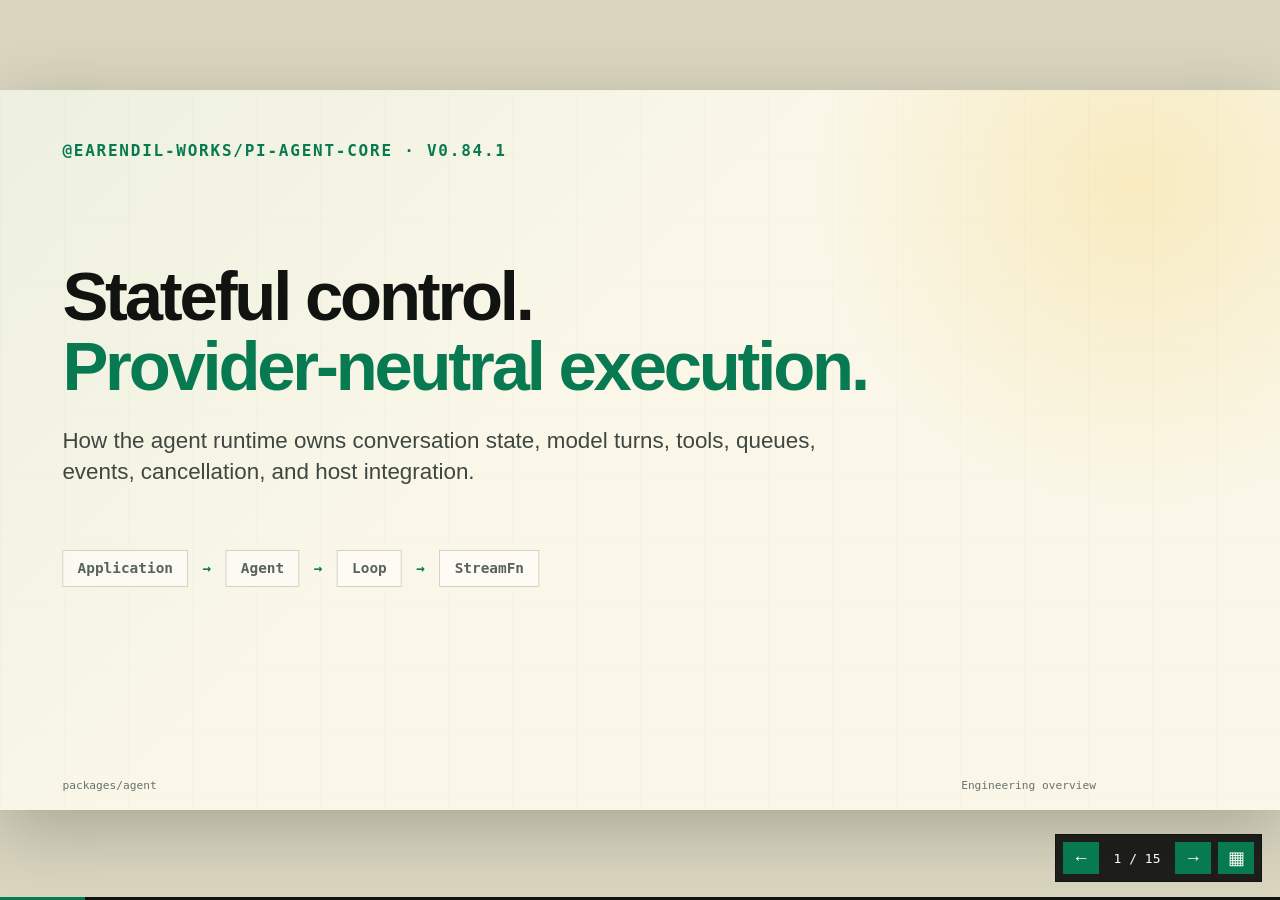
<file: doc_alfie/agent-core/presentation/index.html>
<!doctype html>
<html lang="en">
<head>
  <meta charset="utf-8">
  <meta name="viewport" content="width=device-width, initial-scale=1">
  <title>pi-agent-core Architecture</title>
  <link rel="stylesheet" href="styles.css">
</head>
<body>
  <main id="deck" aria-label="pi-agent-core architecture presentation">
    <section class="slide title-slide active" data-title="pi-agent-core">
      <div class="eyebrow">@earendil-works/pi-agent-core · v0.84.1</div>
      <h1>Stateful control.<br><span>Provider-neutral execution.</span></h1>
      <p class="lede">How the agent runtime owns conversation state, model turns, tools, queues, events, cancellation, and host integration.</p>
      <div class="title-track" aria-hidden="true">
        <span>Application</span><b>→</b><span>Agent</span><b>→</b><span>Loop</span><b>→</b><span>StreamFn</span>
      </div>
      <footer><span>packages/agent</span><span>Engineering overview</span></footer>
    </section>

    <section class="slide" data-title="Design principles">
      <header><div class="section-no">01</div><h2>Control policy stays above the provider protocol</h2></header>
      <div class="principles">
        <article><div class="principle-index">A</div><h3>Invert model transport</h3><p>The runtime accepts a <code>StreamFn</code>. It does not own a provider catalog, credentials, or a specific model SDK.</p></article>
        <article><div class="principle-index">B</div><h3>Keep transcript state explicit</h3><p>Messages, tools, model choice, reasoning level, partial output, pending tool calls, and errors are observable state.</p></article>
        <article><div class="principle-index">C</div><h3>Make control flow inspectable</h3><p>Turns, messages, and tool phases emit ordered events. Steering, follow-up, stop, and next-turn decisions are named hooks.</p></article>
        <article><div class="principle-index">D</div><h3>Separate internal and LLM views</h3><p>Applications may keep custom messages, then transform and filter them only at the provider-call boundary.</p></article>
      </div>
      <div class="takeaway">The package orchestrates an agent run without duplicating the provider adapters already owned by <code>pi-ai</code>.</div>
      <footer><span>Sources: README.md · src/types.ts · src/stream-fn.ts</span><span>2 / 15</span></footer>
    </section>

    <section class="slide" data-title="Architecture">
      <header><div class="section-no">02</div><h2>Five boundaries connect application intent to model traffic</h2></header>
      <div class="architecture-flow">
        <div class="arch-node accent"><small>HOST</small><strong>Application</strong><span>prompt · UI · persistence · policy</span></div>
        <div class="arch-arrow">→</div>
        <div class="arch-node"><small>STATE</small><strong><code>Agent</code></strong><span>transcript · queues · listeners · abort</span></div>
        <div class="arch-arrow">→</div>
        <div class="arch-node"><small>CONTROL</small><strong><code>runAgentLoop</code></strong><span>turns · tools · continuation</span></div>
        <div class="arch-arrow">→</div>
        <div class="arch-node"><small>MODEL SEAM</small><strong><code>StreamFn</code></strong><span>model + context + options</span></div>
        <div class="arch-arrow">→</div>
        <div class="arch-node yellow"><small>PROTOCOL</small><strong><code>pi-ai</code></strong><span>providers · auth · normalized stream</span></div>
      </div>
      <div class="architecture-underlay">
        <div><b>Application-facing output</b><span><code>AgentEvent</code></span><span><code>AgentState</code></span><span><code>waitForIdle()</code></span></div>
        <div><b>Extension seams</b><span>context conversion</span><span>tool hooks</span><span>queue drains</span><span>next-turn update</span></div>
      </div>
      <div class="callout-line"><b>Ownership rule:</b> agent-core decides when to call a model; pi-ai decides how that call reaches the model.</div>
      <footer><span>Sources: src/agent.ts · src/agent-loop.ts · src/types.ts</span><span>3 / 15</span></footer>
    </section>

    <section class="slide" data-title="Public APIs">
      <header><div class="section-no">03</div><h2>Two API levels trade convenience for scheduling control</h2></header>
      <div class="api-levels">
        <div class="api-level primary">
          <div class="api-label">STATEFUL WRAPPER</div>
          <h3><code>new Agent(options)</code></h3>
          <ul><li>Owns transcript and runtime state</li><li>Queues steering and follow-up messages</li><li>Reduces events before notifying listeners</li><li>Awaits listeners as execution barriers</li><li>Normalizes thrown loop failures</li></ul>
          <div class="best-for">Best for applications and interactive agents</div>
        </div>
        <div class="versus">OR</div>
        <div class="api-level secondary">
          <div class="api-label">LOW-LEVEL STREAM</div>
          <h3><code>agentLoop()</code></h3>
          <ul><li>Accepts caller-owned context and callbacks</li><li>Returns <code>EventStream&lt;AgentEvent&gt;</code></li><li>Preserves producer event order</li><li>Does not await consumer handling</li><li>Exposes the loop without stored state</li></ul>
          <div class="best-for">Best for custom schedulers and adapters</div>
        </div>
      </div>
      <div class="takeaway">Use <code>Agent</code> when event handling must complete before the next producer phase; use the loop when observation is enough.</div>
      <footer><span>Sources: README.md · src/agent.ts · src/agent-loop.ts</span><span>4 / 15</span></footer>
    </section>

    <section class="slide" data-title="Domain model">
      <header><div class="section-no">04</div><h2>Three contracts carry almost all runtime state</h2></header>
      <div class="contract-layout">
        <div class="contract-code">
<pre><code>AgentState {
  systemPrompt
  model
  thinkingLevel
  tools[]
  messages[]
  isStreaming
  streamingMessage?
  pendingToolCalls
  errorMessage?
}</code></pre>
        </div>
        <div class="contract-list">
          <div><span>01</span><h3><code>AgentMessage</code></h3><p>Standard LLM messages plus declaration-merged application messages. The stored transcript can be richer than the model context.</p></div>
          <div><span>02</span><h3><code>AgentTool</code></h3><p>A TypeBox schema, UI label, optional argument adapter, execution mode, async executor, progress callback, and structured result.</p></div>
          <div><span>03</span><h3><code>AgentEvent</code></h3><p>A discriminated union covering agent, turn, message, and tool-execution lifecycles.</p></div>
        </div>
      </div>
      <div class="takeaway">Assigned tool and message arrays are copied at the top level; runtime-owned fields are read-only to callers.</div>
      <footer><span>Sources: src/types.ts · src/agent.ts</span><span>5 / 15</span></footer>
    </section>

    <section class="slide" data-title="Model boundary">
      <header><div class="section-no">05</div><h2>The model boundary adapts the transcript, then delegates transport</h2></header>
      <div class="boundary-grid">
        <div class="boundary-code">
          <div class="code-label">ACTUAL FLOW IN <code>streamAssistantResponse()</code></div>
<pre><code>let messages = context.messages;
if (config.transformContext) {
  messages = await config.transformContext(messages, signal);
}

const llmMessages = await config.convertToLlm(messages);
const llmContext = {
  systemPrompt: context.systemPrompt,
  messages: llmMessages,
  tools: context.tools,
};

const response = await streamFunction(
  config.model, llmContext, { ...config, apiKey, signal }
);</code></pre>
        </div>
        <div class="boundary-copy">
          <div><b>1</b><h3>Transform internal context</h3><p>Prune, compact, or inject data while custom <code>AgentMessage</code> types are still available.</p></div>
          <div><b>2</b><h3>Convert for the LLM</h3><p>Filter UI-only records or translate custom messages into <code>user</code>, <code>assistant</code>, and <code>toolResult</code>.</p></div>
          <div><b>3</b><h3>Resolve request state</h3><p>Fetch a fresh provider key, pass reasoning and session options, and propagate cancellation.</p></div>
        </div>
      </div>
      <footer><span>Source: src/agent-loop.ts — streamAssistantResponse()</span><span>6 / 15</span></footer>
    </section>

    <section class="slide" data-title="Loop control">
      <header><div class="section-no">06</div><h2>Two nested loops give tools and queued messages different timing</h2></header>
      <div class="loop-visual">
        <div class="loop-column outer">
          <div class="loop-tag">OUTER LOOP</div>
          <h3>Follow-up continuation</h3>
          <p>Runs only after the agent would otherwise stop. A follow-up re-enters the inner loop as the next user turn.</p>
          <div class="loop-rule"><code>followUpMessages.length &gt; 0</code><span>→ continue outer loop</span></div>
        </div>
        <div class="loop-arrow">contains</div>
        <div class="loop-column inner">
          <div class="loop-tag">INNER LOOP</div>
          <h3>Tool and steering continuation</h3>
          <ol><li>Inject pending messages</li><li>Stream one assistant response</li><li>Execute its tool batch</li><li>Emit <code>turn_end</code></li><li>Prepare/stop/poll steering</li></ol>
          <div class="loop-rule"><code>hasMoreToolCalls || pendingMessages.length</code></div>
        </div>
      </div>
      <div class="takeaway">A normal text response ends the run only when there are no tool calls, no steering messages, and no follow-ups.</div>
      <footer><span>Sources: src/agent-loop.ts · doc_alfie/agent-core/agent-loop-hooks.md</span><span>7 / 15</span></footer>
    </section>

    <section class="slide" data-title="Tool execution">
      <header><div class="section-no">07</div><h2>Tool calls pass through validation, policy, execution, and normalization</h2></header>
      <ol class="tool-pipeline">
        <li><b>1</b><div><strong>Resolve</strong><span>Find the named tool. Missing tools become error results.</span></div></li>
        <li><b>2</b><div><strong>Prepare + validate</strong><span>Adapt raw arguments, then validate against the TypeBox schema.</span></div></li>
        <li><b>3</b><div><strong>Preflight</strong><span><code>beforeToolCall</code> may block with a reason and termination hint.</span></div></li>
        <li><b>4</b><div><strong>Execute</strong><span>Run sequentially or concurrently; stream progress through <code>onUpdate</code>.</span></div></li>
        <li><b>5</b><div><strong>Finalize</strong><span><code>afterToolCall</code> may replace content, details, usage, error, or termination.</span></div></li>
      </ol>
      <div class="parallel-trace">
        <div><span class="trace-label">PARALLEL COMPLETION EVENTS</span><code>B end → C end → A end</code></div>
        <div class="trace-arrow">but</div>
        <div><span class="trace-label">TRANSCRIPT ORDER</span><code>A result → B result → C result</code></div>
      </div>
      <div class="takeaway">Parallelism improves latency without changing the assistant’s source order in persisted tool-result messages.</div>
      <footer><span>Sources: src/agent-loop.ts · src/types.ts</span><span>8 / 15</span></footer>
    </section>

    <section class="slide" data-title="Event protocol">
      <header><div class="section-no">08</div><h2>One turn has a stable event grammar for UI and persistence</h2></header>
      <div class="event-sequence">
        <div class="event-node lifecycle">agent_start</div><i>→</i>
        <div class="event-node">turn_start</div><i>→</i>
        <div class="event-node wide">assistant message<small>start · update* · end</small></div><i>→</i>
        <div class="event-node wide yellow">tool execution*<small>start · update* · end</small></div><i>→</i>
        <div class="event-node wide">toolResult messages*<small>start · end</small></div><i>→</i>
        <div class="event-node">turn_end</div>
      </div>
      <div class="event-notes">
        <div><h3>Streaming remains incremental</h3><p>Text, reasoning, and tool-call deltas arrive inside <code>message_update.assistantMessageEvent</code>.</p></div>
        <div><h3>Terminal failures stay representable</h3><p>Provider error and abort messages still produce <code>message_end</code>, <code>turn_end</code>, then <code>agent_end</code>.</p></div>
        <div><h3>Turns are the accounting unit</h3><p>Each <code>turn_end</code> carries the assistant message and the ordered tool-result messages for that response.</p></div>
      </div>
      <footer><span>Sources: README.md · src/types.ts · src/agent-loop.ts</span><span>9 / 15</span></footer>
    </section>

    <section class="slide" data-title="State and settlement">
      <header><div class="section-no">09</div><h2><code>agent_end</code> is an event boundary; idle is a settlement boundary</h2></header>
      <div class="settlement-flow">
        <div><small>1</small><strong>Loop emits <code>agent_end</code></strong><span>No more loop events will be produced.</span></div>
        <b>→</b>
        <div><small>2</small><strong><code>processEvents()</code> reduces state</strong><span>Message, partial output, and pending-tool fields are updated first.</span></div>
        <b>→</b>
        <div><small>3</small><strong>Listeners run in registration order</strong><span>Every returned promise is awaited, including final persistence work.</span></div>
        <b>→</b>
        <div><small>4</small><strong><code>finishRun()</code> marks idle</strong><span>Streaming state clears and <code>waitForIdle()</code> resolves.</span></div>
      </div>
      <div class="settlement-code">
<pre><code>for (const listener of this.listeners) {
  await listener(event, signal);
}

// later, in finally
this._state.isStreaming = false;
this.activeRun?.resolve();
this.activeRun = undefined;</code></pre>
        <p><b>Why it matters:</b> a UI or session store can treat awaited listeners as a consistency barrier before another prompt begins.</p>
      </div>
      <footer><span>Source: src/agent.ts — processEvents(), runWithLifecycle(), finishRun()</span><span>10 / 15</span></footer>
    </section>

    <section class="slide" data-title="Message queues">
      <header><div class="section-no">10</div><h2>Steering and follow-up differ by drain point, not message shape</h2></header>
      <div class="queue-layout">
        <div class="queue-track steer">
          <div class="queue-name">STEERING</div>
          <h3>Change direction inside the current run</h3>
          <div class="queue-timeline"><span>assistant</span><i>→</i><span>tools finish</span><i>→</i><b>drain</b><i>→</i><span>next model turn</span></div>
          <p>Polled after a completed turn and once at startup. Existing tool calls are not cancelled or skipped.</p>
        </div>
        <div class="queue-track follow">
          <div class="queue-name">FOLLOW-UP</div>
          <h3>Add work after the current task would stop</h3>
          <div class="queue-timeline"><span>no tools</span><i>→</i><span>no steering</span><i>→</i><b>drain</b><i>→</i><span>new turn</span></div>
          <p>Polled only after the inner loop exits. It re-enters the run through the outer loop.</p>
        </div>
      </div>
      <div class="mode-strip"><b>Queue mode</b><span><code>one-at-a-time</code> drains the oldest message</span><span><code>all</code> injects the entire FIFO batch before one model call</span></div>
      <footer><span>Sources: src/agent.ts · src/agent-loop.ts · README.md</span><span>11 / 15</span></footer>
    </section>

    <section class="slide" data-title="Proxy transport">
      <header><div class="section-no">11</div><h2>Proxy mode changes the network path, not the agent contract</h2></header>
      <div class="proxy-layout">
        <div class="proxy-path">
          <div><small>BROWSER APP</small><strong><code>Agent</code></strong></div><b>→</b>
          <div class="accent"><small>STREAM FUNCTION</small><strong><code>streamProxy()</code></strong></div><b>→</b>
          <div><small>BACKEND</small><strong><code>POST /api/stream</code></strong></div><b>→</b>
          <div class="yellow"><small>PROVIDERS</small><strong>pi-ai runtime</strong></div>
        </div>
        <div class="proxy-details">
          <div><h3>Outbound</h3><p>Serializes model, context, and safe stream options. Authentication is a proxy bearer token, not a provider key in the browser.</p></div>
          <div><h3>Inbound</h3><p>Consumes SSE lines. Compact events omit repeated partial messages, so the client reconstructs text, thinking, and tool-call state.</p></div>
          <div><h3>Result</h3><p>The caller still receives the same <code>AssistantMessageEventStream</code> expected by the agent loop.</p></div>
        </div>
      </div>
      <div class="takeaway"><code>streamProxy</code> is an adapter for deployment topology: server-managed auth with unchanged agent behavior.</div>
      <footer><span>Source: src/proxy.ts</span><span>12 / 15</span></footer>
    </section>

    <section class="slide" data-title="Modules">
      <header><div class="section-no">12</div><h2>The package combines a mature core with durable-session building blocks</h2></header>
      <div class="module-map">
        <div class="module-row"><strong>Stateful runtime</strong><span><code>agent.ts</code></span><span><code>types.ts</code></span><p>Public state, subscriptions, queues, lifecycle ownership, tool and hook contracts.</p></div>
        <div class="module-row"><strong>Loop engine</strong><span><code>agent-loop.ts</code></span><span><code>stream-fn.ts</code></span><p>Turn scheduling, provider boundary, tool execution, continuation and stop decisions.</p></div>
        <div class="module-row"><strong>Proxy adapter</strong><span><code>proxy.ts</code></span><span><code>node.ts</code></span><p>Browser-to-server streaming and the Node execution-environment entry point.</p></div>
        <div class="module-row"><strong>Harness utilities</strong><span><code>harness/session/*</code></span><span><code>compaction/*</code></span><p>Memory/JSONL sessions, conversation trees, reducers, compaction, skills, prompts, and tools.</p></div>
        <div class="module-row"><strong>Search + telemetry</strong><span><code>search/*</code></span><span><code>telemetry.ts</code></span><p>Async session search contracts, scanning implementation, and typed runtime spans.</p></div>
      </div>
      <div class="status-note"><b>Current implementation boundary:</b> <code>AgentHarness</code> exposes the intended durable lane API, but most operational methods still reject with <code>HarnessNotImplemented</code>; configuration accessors and lower-level session utilities are implemented.</div>
      <footer><span>Sources: src/index.ts · src/harness/agent-harness.ts · docs/harness.md</span><span>13 / 15</span></footer>
    </section>

    <section class="slide" data-title="Dependencies">
      <header><div class="section-no">13</div><h2>Dependencies match the boundaries the package actually owns</h2></header>
      <div class="dependency-layout">
        <div class="dependency-column core"><h3>Core runtime</h3><ul><li><b>@earendil-works/pi-ai</b><span>Models, messages, events, validation, streaming</span></li><li><b>@earendil-works/pi-telemetry</b><span>Typed spans and telemetry context</span></li><li><b>typebox</b><span>Tool schemas, static types, guards</span></li></ul></div>
        <div class="dependency-column harness"><h3>Harness support</h3><ul><li><b>diff</b><span>Edit-diff calculation and application</span></li><li><b>ignore</b><span>Skill discovery with ignore rules</span></li><li><b>yaml</b><span>Prompt-template and skill metadata parsing</span></li></ul></div>
        <div class="dependency-column footprint"><h3>Runtime footprint</h3><ul><li><b>Node ≥ 22.19</b><span>Published engine requirement</span></li><li><b>No provider SDKs</b><span>Inference dependencies stay in pi-ai</span></li><li><b>No native SQLite</b><span>SQLite backend ships as a separate package</span></li><li><b>One direct REST shape</b><span>Optional proxy endpoint: <code>/api/stream</code></span></li></ul></div>
      </div>
      <div class="takeaway">The core remains portable because provider protocols and durable database adapters are injected or packaged elsewhere.</div>
      <footer><span>Sources: package.json · README.md · src imports</span><span>14 / 15</span></footer>
    </section>

    <section class="slide closing-slide" data-title="Takeaways">
      <div class="eyebrow">ARCHITECTURAL TAKEAWAY</div>
      <h2>Explicit state.<br><span>Replaceable edges.</span></h2>
      <div class="closing-points">
        <p><b>The Agent</b> owns state, queues, cancellation, and awaited application events.</p>
        <p><b>The loop</b> owns turn scheduling, tool batches, and continuation decisions.</p>
        <p><b>StreamFn</b> keeps model transport replaceable without leaking provider logic upward.</p>
        <p><b>AgentMessage</b> lets applications retain richer transcripts than providers understand.</p>
      </div>
      <div class="final-line">The design turns an LLM stream into a controllable application runtime while keeping every major boundary replaceable.</div>
      <footer><span>Primary sources: packages/agent/README.md and packages/agent/src</span><span>15 / 15</span></footer>
    </section>
  </main>

  <nav class="deck-controls" aria-label="Presentation controls">
    <button id="prev" type="button" aria-label="Previous slide">←</button>
    <span id="counter" aria-live="polite">1 / 15</span>
    <button id="next" type="button" aria-label="Next slide">→</button>
    <button id="overview" type="button" aria-label="Toggle overview">▦</button>
  </nav>
  <div class="progress" aria-hidden="true"><span id="progress-bar"></span></div>
  <script src="deck.js"></script>
</body>
</html>
</file>
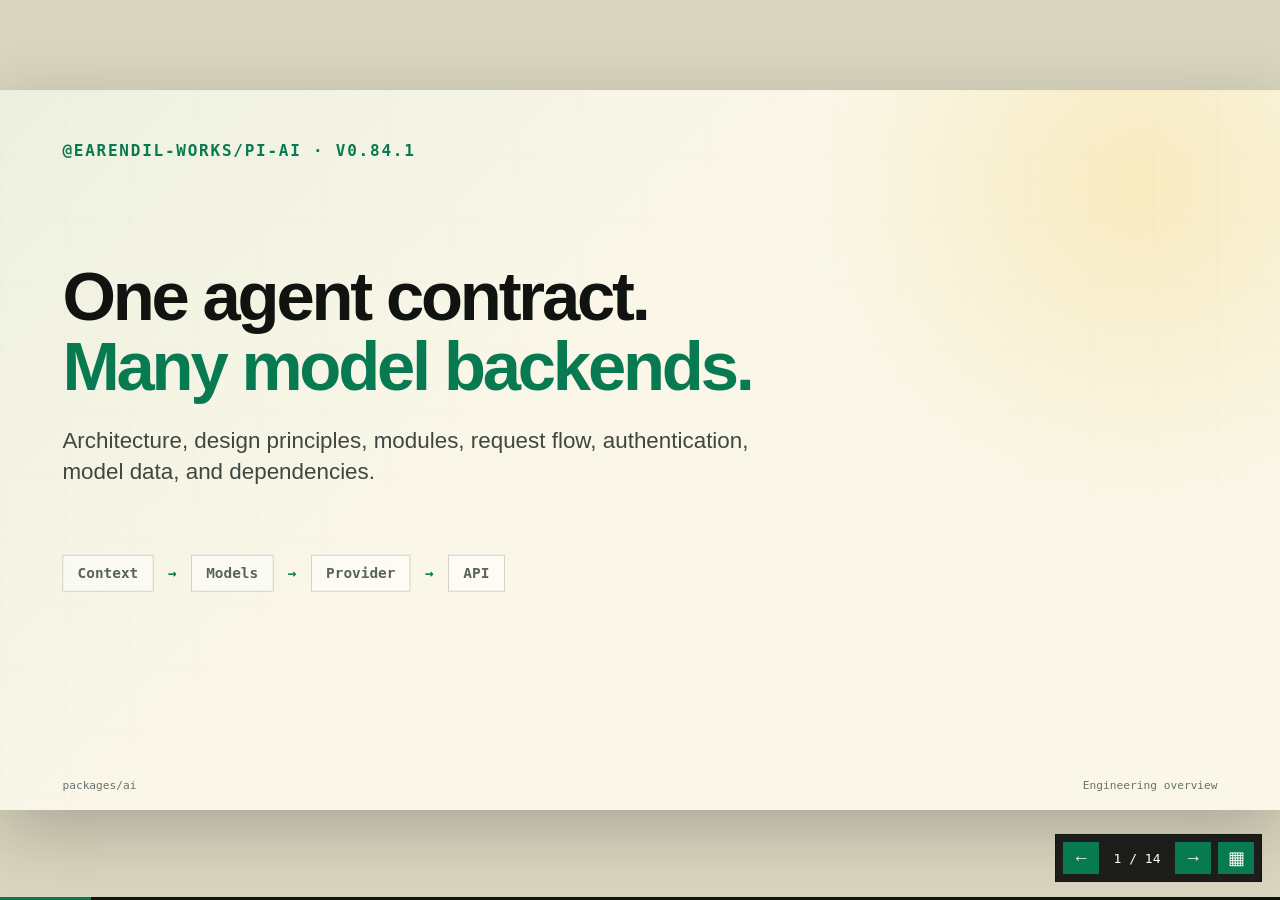
<file: doc_alfie/pi-ai/presentations/index.html>
<!doctype html>
<html lang="en">
<head>
  <meta charset="utf-8">
  <meta name="viewport" content="width=device-width, initial-scale=1">
  <title>pi-ai Architecture</title>
  <link rel="stylesheet" href="styles.css">
</head>
<body>
  <main id="deck" aria-label="pi-ai architecture presentation">
    <section class="slide title-slide active" data-title="pi-ai">
      <div class="eyebrow">@earendil-works/pi-ai · v0.84.1</div>
      <h1>One agent contract.<br><span>Many model backends.</span></h1>
      <p class="lede">Architecture, design principles, modules, request flow, authentication, model data, and dependencies.</p>
      <div class="title-mark" aria-hidden="true">
        <span>Context</span><b>→</b><span>Models</span><b>→</b><span>Provider</span><b>→</b><span>API</span>
      </div>
      <footer><span>packages/ai</span><span>Engineering overview</span></footer>
    </section>

    <section class="slide" data-title="Design principles">
      <header><div class="section-no">01</div><h2>The package makes heterogeneity a boundary concern</h2></header>
      <div class="principles">
        <article><div class="principle-index">A</div><h3>Normalize the agent surface</h3><p>One serializable <code>Context</code>, one message model, one tool schema, one event protocol, and one usage shape across providers.</p></article>
        <article><div class="principle-index">B</div><h3>Separate ownership from protocol</h3><p>A provider owns catalog and auth. Reusable API adapters own wire formats such as OpenAI Responses or Anthropic Messages.</p></article>
        <article><div class="principle-index">C</div><h3>Pay only for what is used</h3><p>The root entry is side-effect free. Provider factories are independent; SDK-backed API modules load on the first request.</p></article>
        <article><div class="principle-index">D</div><h3>Preserve provider truth</h3><p>Reasoning, cache usage, raw stop reasons, response IDs, compatibility flags, and errors survive normalization.</p></article>
      </div>
      <div class="takeaway">The abstraction removes integration repetition without pretending every provider behaves identically.</div>
      <footer><span>Sources: README.md · src/index.ts · src/types.ts</span><span>2 / 14</span></footer>
    </section>

    <section class="slide" data-title="Architecture">
      <header><div class="section-no">02</div><h2>Four layers turn application intent into provider traffic</h2></header>
      <div class="architecture-flow">
        <div class="arch-node accent"><small>APPLICATION</small><strong>Context + Model + Options</strong><span>messages · tools · reasoning · cancellation</span></div>
        <div class="arch-arrow">→</div>
        <div class="arch-node"><small>COLLECTION</small><strong><code>Models</code></strong><span>registry · auth application · refresh · completion</span></div>
        <div class="arch-arrow">→</div>
        <div class="arch-node"><small>PROVIDER</small><strong>Catalog + Auth + Dispatch</strong><span>OpenAI · Anthropic · Bedrock · custom</span></div>
        <div class="arch-arrow">→</div>
        <div class="arch-node"><small>API ADAPTER</small><strong>Wire protocol</strong><span>payload transform · transport · event normalization</span></div>
      </div>
      <div class="underlay">
        <div><b>State seams</b><span>CredentialStore</span><span>ModelsStore</span><span>session cleanup</span></div>
        <div><b>Cross-cutting utilities</b><span>retry + abort</span><span>validation</span><span>telemetry</span><span>cost</span></div>
      </div>
      <div class="callout-line"><b>Key distinction:</b> “provider” is a runtime owner; “API” is a reusable protocol implementation.</div>
      <footer><span>Sources: src/models.ts · src/types.ts · src/providers/* · src/api/*</span><span>3 / 14</span></footer>
    </section>

    <section class="slide" data-title="Domain model">
      <header><div class="section-no">03</div><h2>A compact domain model stays portable between sessions and vendors</h2></header>
      <div class="domain-layout">
        <div class="domain-code">
<pre><code>Context {
  systemPrompt?
  messages: Message[]
  tools?: Tool[]
}

Message =
  UserMessage
  | AssistantMessage
  | ToolResultMessage</code></pre>
        </div>
        <div class="domain-copy">
          <div class="big-word">Portable</div>
          <p>Conversation state is plain data. An assistant turn records the originating <code>api</code>, <code>provider</code>, <code>model</code>, content blocks, stop reason, diagnostics, and timestamp.</p>
          <div class="inline-track"><span>text</span><span>thinking</span><span>toolCall</span><span>image input</span></div>
          <p>Tools use TypeBox schemas. Tool results are messages, so the same context can continue on another provider.</p>
        </div>
      </div>
      <div class="metric-strip"><div><strong>1</strong><span>context shape</span></div><div><strong>3</strong><span>message roles</span></div><div><strong>4</strong><span>core content forms</span></div><div><strong>7</strong><span>stop-reason values</span></div></div>
      <footer><span>Sources: src/types.ts · README.md</span><span>4 / 14</span></footer>
    </section>

    <section class="slide" data-title="Providers and APIs">
      <header><div class="section-no">04</div><h2>40 known providers reuse 10 chat protocol families</h2></header>
      <div class="reuse-map">
        <div class="providers-cloud">
          <h3>Provider ownership</h3>
          <p>OpenAI · Anthropic · Google · Vertex AI · Bedrock · OpenRouter · GitHub Copilot · xAI · Groq · Mistral · DeepSeek · Cloudflare · Vercel · NVIDIA · local/custom endpoints …</p>
          <div class="stat"><b>40</b><span>typed provider IDs</span></div>
        </div>
        <div class="funnel" aria-hidden="true"><span></span><span></span><span></span></div>
        <div class="api-list">
          <h3>Protocol implementation</h3>
          <ol>
            <li>OpenAI Completions</li><li>OpenAI Responses</li><li>OpenAI Codex Responses</li><li>Azure Responses</li><li>Anthropic Messages</li><li>Google Generative AI</li><li>Google Vertex</li><li>Bedrock Converse</li><li>Mistral Conversations</li><li>Pi Messages</li>
          </ol>
        </div>
      </div>
      <div class="takeaway">A mixed provider can dispatch by <code>model.api</code>; most OpenAI-compatible services share one adapter plus model-level compatibility flags.</div>
      <footer><span>Sources: src/types.ts · src/models.ts · src/providers/all.ts</span><span>5 / 14</span></footer>
    </section>

    <section class="slide" data-title="Adapter example">
      <header><div class="section-no">05</div><h2>An adapter translates both the request and the response</h2></header>
      <div class="adapter-chain">
        <code>openaiProvider()</code><b>selects</b><code>openAIResponsesApi()</code><b>lazy-loads</b><code>openai-responses.ts</code>
      </div>
      <div class="adapter-flow">
        <div class="adapter-side outbound">
          <h3>Outbound: pi-ai → OpenAI</h3>
          <div class="mapping-row"><code>Context.systemPrompt</code><span>→</span><code>developer | system</code></div>
          <div class="mapping-row"><code>text / image</code><span>→</span><code>input_text / input_image</code></div>
          <div class="mapping-row"><code>Tool + TypeBox</code><span>→</span><code>function tool + JSON Schema</code></div>
          <div class="mapping-row"><code>maxTokens</code><span>→</span><code>max_output_tokens</code></div>
          <p><code>buildParams()</code> calls <code>convertResponsesMessages()</code> and <code>convertResponsesTools()</code>, then sends the result through <code>client.responses.create()</code>.</p>
        </div>
        <div class="adapter-core">
          <div class="adapter-label">PROTOCOL BOUNDARY</div>
<pre><code>const messages =
  convertResponsesMessages(
    model, context, ...
  );

const params = {
  model: model.id,
  input: messages,
  stream: true,
  store: false
};</code></pre>
        </div>
        <div class="adapter-side inbound">
          <h3>Inbound: OpenAI → pi-ai</h3>
          <div class="mapping-row"><code>output_text.delta</code><span>→</span><code>text_delta</code></div>
          <div class="mapping-row"><code>reasoning_*.delta</code><span>→</span><code>thinking_delta</code></div>
          <div class="mapping-row"><code>function_call_*.delta</code><span>→</span><code>toolcall_delta</code></div>
          <div class="mapping-row"><code>response.completed</code><span>→</span><code>usage + stopReason + done</code></div>
          <p><code>processResponsesStream()</code> accumulates partial content, parses streamed tool JSON, calculates cost, and emits the normalized event protocol.</p>
        </div>
      </div>
      <div class="takeaway">The provider chooses the adapter; the adapter converts pi-ai’s stable types to one provider protocol and converts that protocol back.</div>
      <footer><span>Sources: providers/openai.ts · api/openai-responses.ts · api/openai-responses-shared.ts</span><span>6 / 14</span></footer>
    </section>

    <section class="slide" data-title="Request lifecycle">
      <header><div class="section-no">06</div><h2>Every request follows one ordered pipeline</h2></header>
      <ol class="request-steps">
        <li><b>1</b><div><strong>Resolve owner</strong><span><code>model.provider</code> selects the registered provider.</span></div></li>
        <li><b>2</b><div><strong>Resolve auth</strong><span>Explicit key, stored credential, or ambient source.</span></div></li>
        <li><b>3</b><div><strong>Assemble request</strong><span>Auth base URL, API key, environment, and case-insensitive headers.</span></div></li>
        <li><b>4</b><div><strong>Transform once</strong><span><code>transformHeaders</code> gets final control before dispatch.</span></div></li>
        <li><b>5</b><div><strong>Dispatch by API</strong><span>The provider selects the adapter for <code>model.api</code>.</span></div></li>
        <li><b>6</b><div><strong>Normalize the stream</strong><span>Provider chunks become typed text, thinking, tool, done, or error events.</span></div></li>
      </ol>
      <div class="ordering"><code>auth headers</code><i>→</i><code>model headers</code><i>→</i><code>request headers</code><i>→</i><code>transformHeaders()</code></div>
      <footer><span>Sources: src/models.ts · src/api/lazy.ts · README.md</span><span>7 / 14</span></footer>
    </section>

    <section class="slide" data-title="Streaming">
      <header><div class="section-no">07</div><h2>The stream is both incremental output and the final result</h2></header>
      <div class="stream-line">
        <div class="event start">start</div><div class="connector"></div>
        <div class="event">text_*<small>start · delta · end</small></div><div class="connector"></div>
        <div class="event">thinking_*<small>start · delta · end</small></div><div class="connector"></div>
        <div class="event">toolcall_*<small>start · delta · end</small></div><div class="connector"></div>
        <div class="event terminal">done | error</div>
      </div>
      <div class="stream-explain">
        <div><h3>One object, two consumption modes</h3><p>Use <code>for await</code> for live UI updates, then call <code>result()</code> for the final <code>AssistantMessage</code>. <code>complete()</code> is exactly this final-result path.</p></div>
        <div><h3>Failure stays in protocol</h3><p>Async setup, lazy-import, auth, transport, and abort failures terminate with an error event and a final message. Consumers do not lose partial output semantics.</p></div>
      </div>
      <div class="takeaway">The event grammar is the stable integration point for terminals, agents, telemetry, and tests.</div>
      <footer><span>Sources: src/types.ts · src/utils/event-stream.ts · src/api/lazy.ts</span><span>8 / 14</span></footer>
    </section>

    <section class="slide" data-title="Authentication">
      <header><div class="section-no">08</div><h2>Authentication is provider-owned and concurrency-safe</h2></header>
      <div class="auth-layout">
        <div class="auth-precedence">
          <h3>Resolution precedence</h3>
          <div class="priority p1"><b>1</b><span>Explicit per-request API key</span></div>
          <div class="priority p2"><b>2</b><span>Stored provider credential</span></div>
          <div class="priority p3"><b>3</b><span>Environment or ambient auth</span></div>
          <p class="note">A stored credential owns the provider. Failed OAuth refresh never silently falls back to an environment key.</p>
        </div>
        <div class="auth-details">
          <div><h3>CredentialStore</h3><p>Injectable persistence with <code>read</code>, metadata-only <code>list</code>, serialized <code>modify</code>, and <code>delete</code>. The default is in-memory.</p></div>
          <div><h3>OAuth refresh</h3><p>Refresh uses double-checked locking inside <code>modify</code>, a five-minute validity window, and a 15-second refresh timeout.</p></div>
          <div><h3>AuthContext</h3><p>Abstracts environment and file checks so Node, browser bundles, tests, and host applications can supply different ambient sources.</p></div>
        </div>
      </div>
      <footer><span>Sources: src/auth/resolve.ts · credential-store.ts · context.ts</span><span>9 / 14</span></footer>
    </section>

    <section class="slide" data-title="Model catalog">
      <header><div class="section-no">09</div><h2>Model metadata is generated, corrected, validated, then consumed synchronously</h2></header>
      <div class="catalog-pipeline">
        <div class="source-stack"><h3>Build-time sources</h3><span>models.dev<br><small>/api.json</small></span><span>OpenRouter<br><small>/api/v1/models</small></span><span>Vercel AI Gateway<br><small>/v1/models</small></span><span>NVIDIA NIM<br><small>/v1/models</small></span></div>
        <div class="pipeline-arrow">→</div>
        <div class="processor"><h3>Generator policy</h3><p>Keep tool-capable models</p><p>Normalize modalities, limits, pricing</p><p>Apply explicit compatibility overrides</p><p>Strict validation + hashes</p></div>
        <div class="pipeline-arrow">→</div>
        <div class="output-stack"><h3>Published catalog</h3><span><code>*.models.ts</code></span><span>provider JSON shards</span><span>generated aggregator</span><span>literal model typing</span></div>
      </div>
      <div class="catalog-runtime"><b>Runtime rule:</b> reads stay synchronous and use last-known data. Dynamic providers refresh explicitly, restore cached overlays first, and publish updates with generation checks so stale requests cannot win.</div>
      <footer><span>Sources: scripts/generate-models.ts · scripts/model-data.ts · src/models-store.ts</span><span>10 / 14</span></footer>
    </section>

    <section class="slide" data-title="Modules">
      <header><div class="section-no">10</div><h2>The module boundaries match the main reasons code changes</h2></header>
      <div class="module-map">
        <div class="module-row"><strong>Core contract</strong><span><code>types.ts</code></span><span><code>models.ts</code></span><p>Domain types, provider collection, routing, refresh, auth application, cost and thinking helpers.</p></div>
        <div class="module-row"><strong>API adapters</strong><span><code>api/*</code></span><span><code>api/*.lazy.ts</code></span><p>Provider payload conversion, SDK/fetch transport, stream parsing, deferred response support.</p></div>
        <div class="module-row"><strong>Provider layer</strong><span><code>providers/*</code></span><span><code>providers/all.ts</code></span><p>Provider identity, model catalog, auth method, base configuration, protocol selection.</p></div>
        <div class="module-row"><strong>Authentication</strong><span><code>auth/*</code></span><span><code>oauth.ts</code></span><p>Credential contracts, resolution, OAuth flows, device/PKCE helpers, browser-safe context seams.</p></div>
        <div class="module-row"><strong>Data + support</strong><span><code>scripts/*</code></span><span><code>utils/*</code></span><p>Catalog generation, validation, retry/abort, partial JSON, proxying, diagnostics, estimation.</p></div>
        <div class="module-row"><strong>Image path</strong><span><code>images-models.ts</code></span><span><code>images.ts</code></span><p>A parallel provider collection and API registry for image generation, sharing auth semantics.</p></div>
      </div>
      <footer><span>Sources: src/index.ts · package.json · package directory structure</span><span>11 / 14</span></footer>
    </section>

    <section class="slide" data-title="Dependencies">
      <header><div class="section-no">11</div><h2>Dependencies are concentrated at transport and schema boundaries</h2></header>
      <div class="dependency-layout">
        <div class="dependency-column sdk"><h3>Provider SDKs</h3><ul><li><b>openai</b><span>Responses and compatible APIs</span></li><li><b>@anthropic-ai/sdk</b><span>Anthropic Messages</span></li><li><b>@google/genai</b><span>Gemini and Vertex</span></li><li><b>@aws-sdk/client-bedrock-runtime</b><span>Bedrock ConverseStream</span></li><li><b>@smithy/node-http-handler</b><span>Bedrock HTTP plumbing</span></li></ul></div>
        <div class="dependency-column core"><h3>Core support</h3><ul><li><b>typebox</b><span>Tool schemas, types, validation</span></li><li><b>partial-json</b><span>Streaming tool arguments</span></li><li><b>@opentelemetry/api</b><span>Trace context</span></li><li><b>@earendil-works/pi-telemetry</b><span>Package telemetry integration</span></li><li><b>http(s)-proxy-agent</b><span>Node proxy routing</span></li></ul></div>
        <div class="dependency-column rest"><h3>Catalog REST inputs</h3><ul><li><b>models.dev</b><span>Primary normalized metadata</span></li><li><b>OpenRouter</b><span>Tool-capable routed models</span></li><li><b>Vercel AI Gateway</b><span>Gateway catalog</span></li><li><b>NVIDIA NIM</b><span>Canonical live IDs</span></li><li><b>Provider endpoints</b><span>Runtime inference + OAuth</span></li></ul></div>
      </div>
      <div class="takeaway">The core surface can be imported without eagerly loading catalogs, OAuth implementations, or heavyweight SDK adapters.</div>
      <footer><span>Sources: package.json · scripts/generate-models.ts · src/index.ts</span><span>12 / 14</span></footer>
    </section>

    <section class="slide" data-title="Compatibility and reliability">
      <header><div class="section-no">12</div><h2>Compatibility behavior is explicit data, not scattered caller logic</h2></header>
      <div class="reliability-grid">
        <div class="reliability-main">
          <h3>Model-level compatibility flags</h3>
          <p>Capture differences such as developer-role support, token field names, reasoning formats, strict tools, prompt cache conventions, session affinity, and tool-result requirements.</p>
          <pre><code>model.compat = {
  thinkingFormat,
  supportsStrictMode,
  cacheControlFormat,
  sessionAffinityFormat,
  ...
}</code></pre>
        </div>
        <div class="reliability-side">
          <div><b>Retries</b><p>Interruptible exponential backoff; honors provider retry headers and caps excessive server delays.</p></div>
          <div><b>Cancellation</b><p>Abort signals flow through auth, catalog refresh, network requests, OAuth, deferred operations, and sleeps.</p></div>
          <div><b>Validation</b><p>Tool arguments are normalized, coerced, compiled, and returned with precise validation paths.</p></div>
          <div><b>Testing</b><p>The faux provider exercises streaming and error behavior without real credentials or paid calls.</p></div>
        </div>
      </div>
      <footer><span>Sources: src/types.ts · utils/provider-retry.ts · utils/validation.ts · providers/faux.ts</span><span>13 / 14</span></footer>
    </section>

    <section class="slide closing-slide" data-title="Takeaways">
      <div class="eyebrow">ARCHITECTURAL TAKEAWAY</div>
      <h2>Stable above.<br><span>Adaptable below.</span></h2>
      <div class="closing-points">
        <p><b>Applications</b> program against context, tools, streams, usage, and stop reasons.</p>
        <p><b>Providers</b> own identity, model availability, authentication, and API selection.</p>
        <p><b>Adapters</b> absorb protocol and transport differences while preserving important provider details.</p>
        <p><b>Generated metadata</b> keeps the fast synchronous runtime path current and strongly typed.</p>
      </div>
      <div class="final-line">This separation is what lets pi-ai grow provider coverage without multiplying agent-side complexity.</div>
      <footer><span>Primary sources: packages/ai/README.md and packages/ai/src</span><span>14 / 14</span></footer>
    </section>
  </main>

  <nav class="deck-controls" aria-label="Presentation controls">
    <button id="prev" type="button" aria-label="Previous slide">←</button>
    <span id="counter" aria-live="polite">1 / 14</span>
    <button id="next" type="button" aria-label="Next slide">→</button>
    <button id="overview" type="button" aria-label="Toggle overview">▦</button>
  </nav>
  <div class="progress" aria-hidden="true"><span id="progress-bar"></span></div>
  <script src="deck.js"></script>
</body>
</html>
</file>
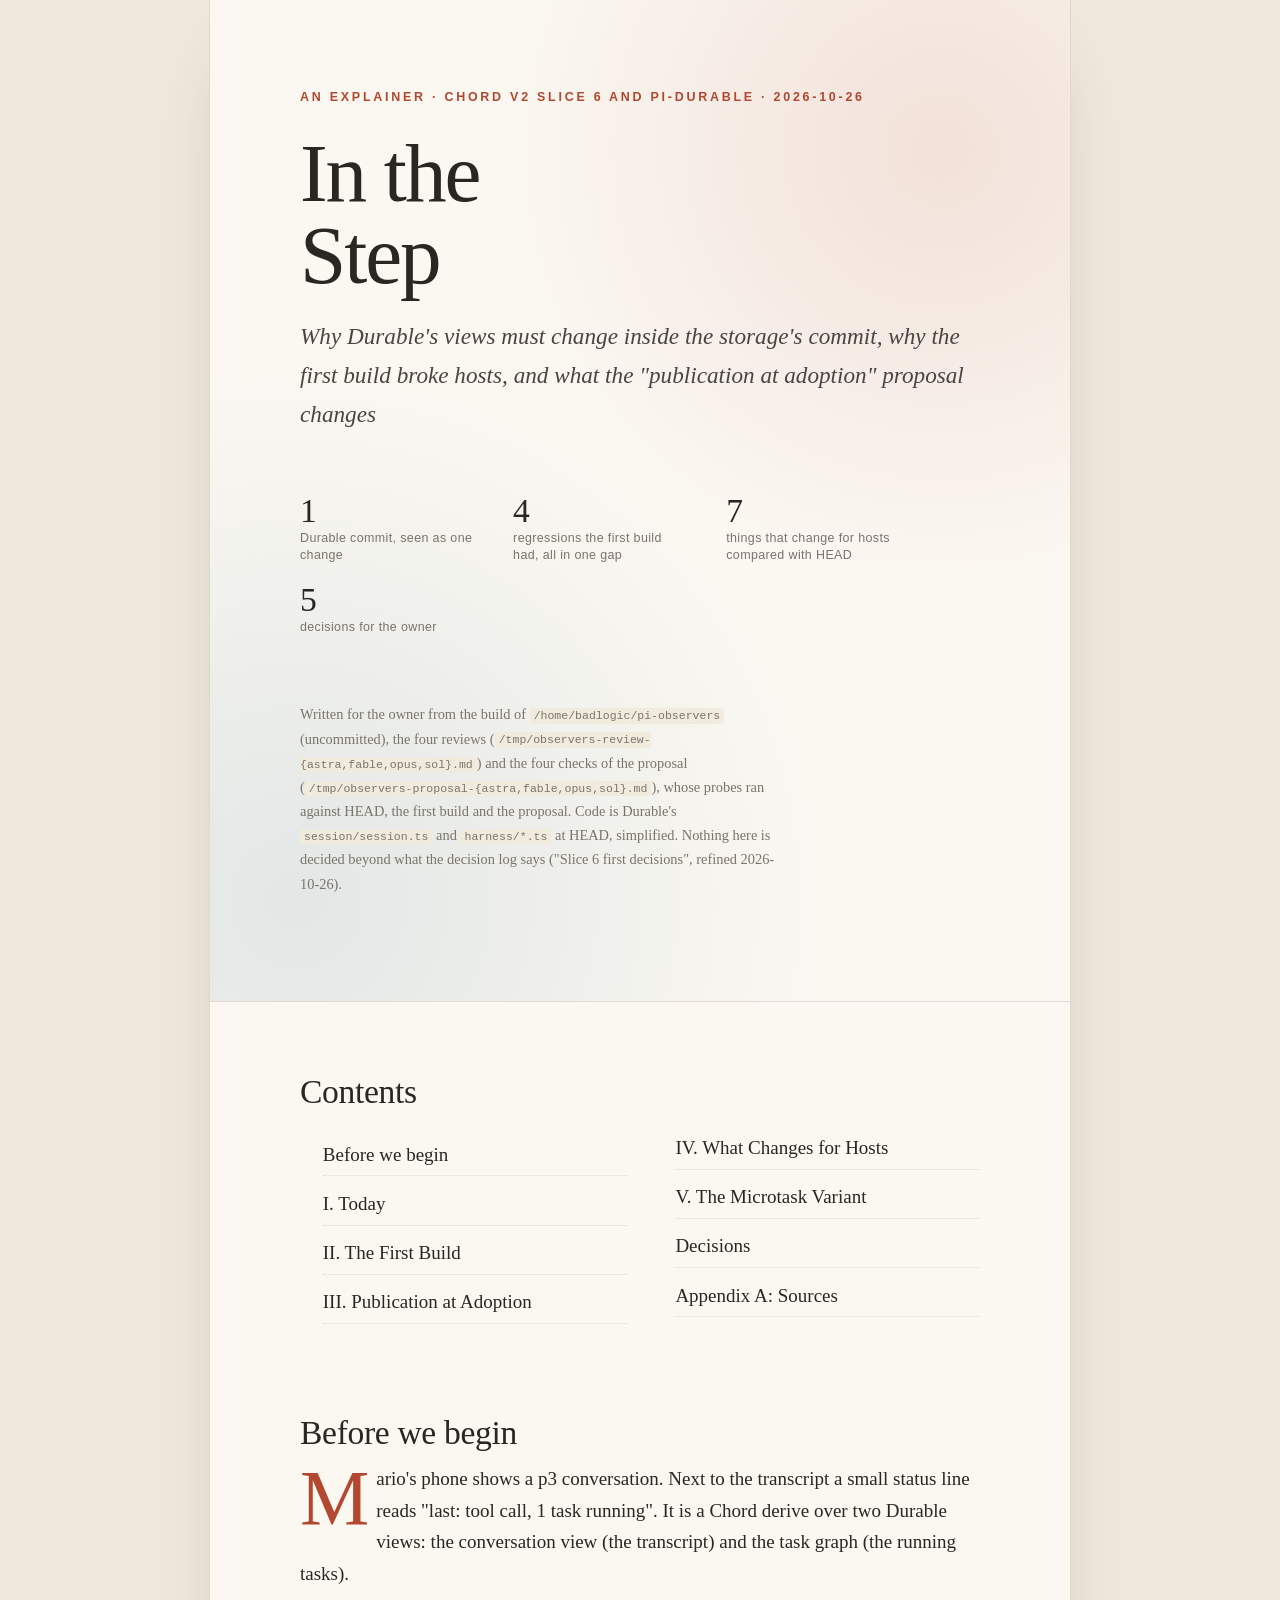
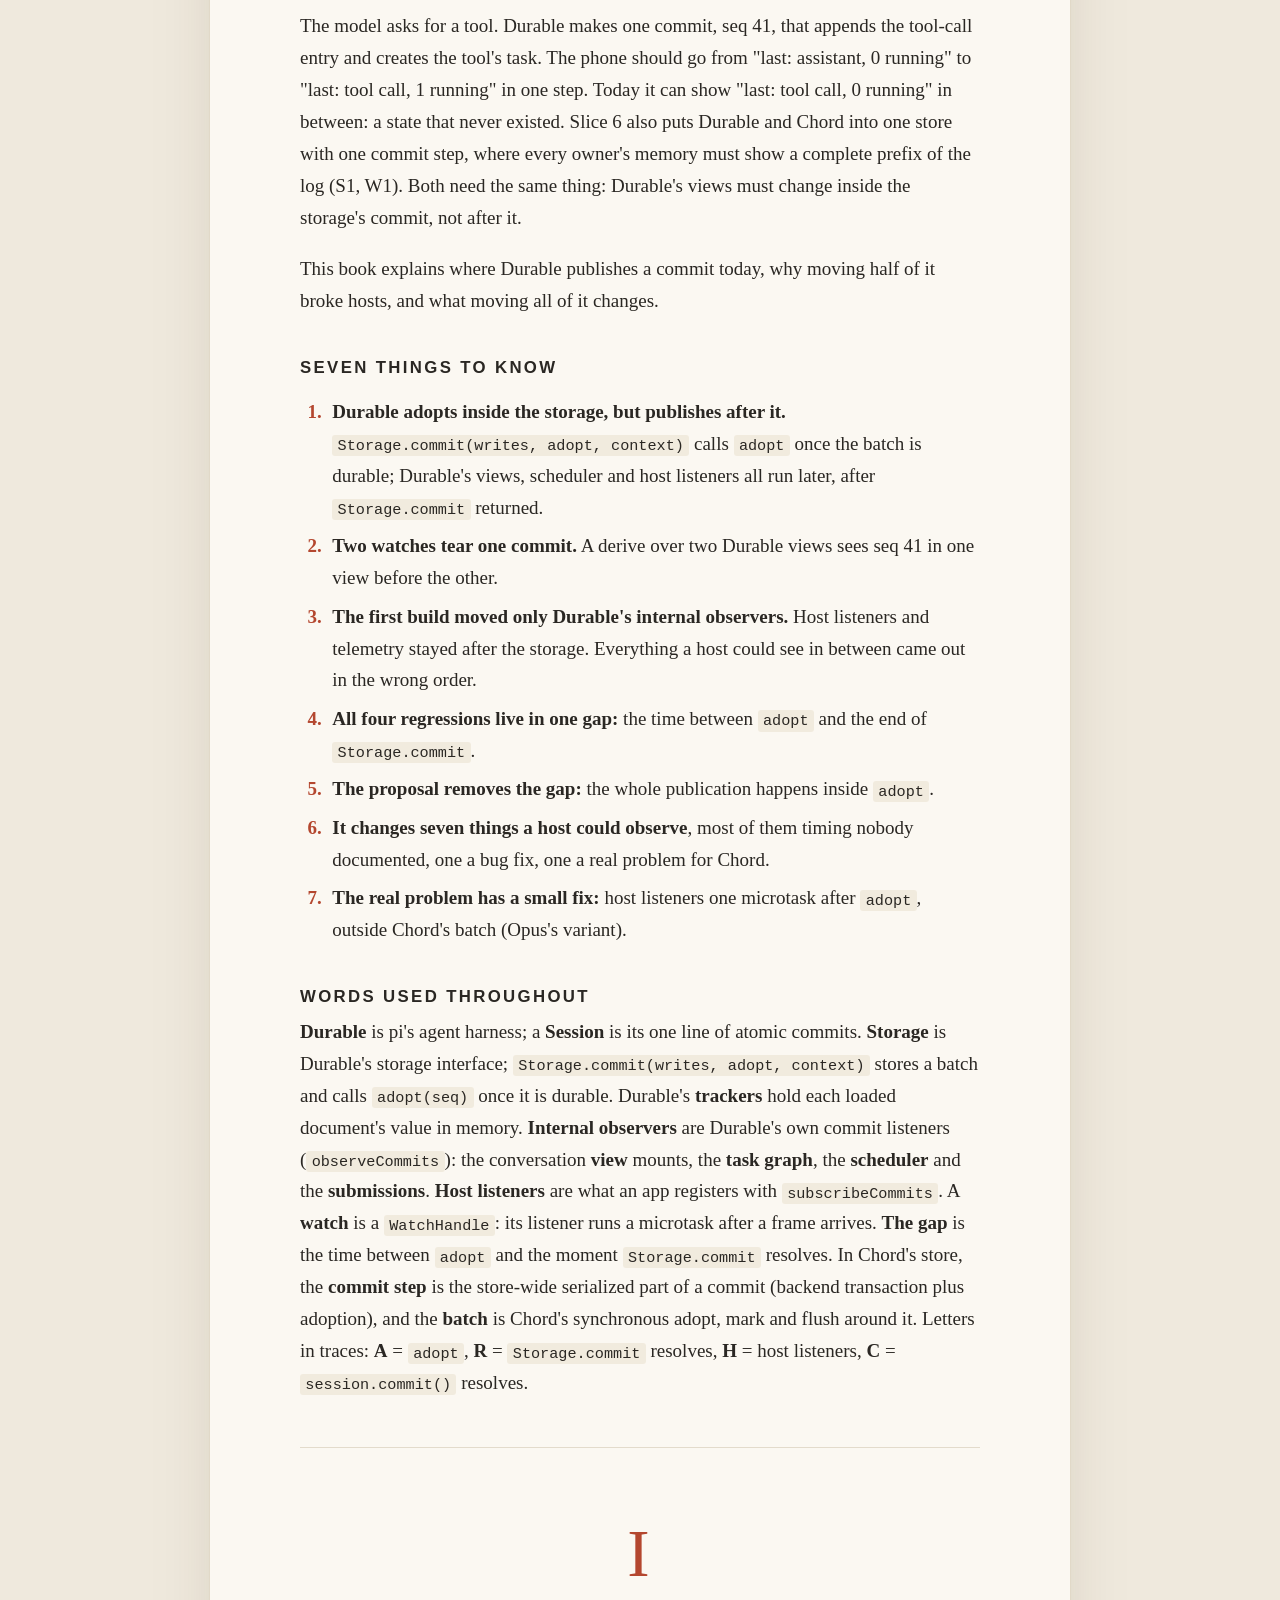
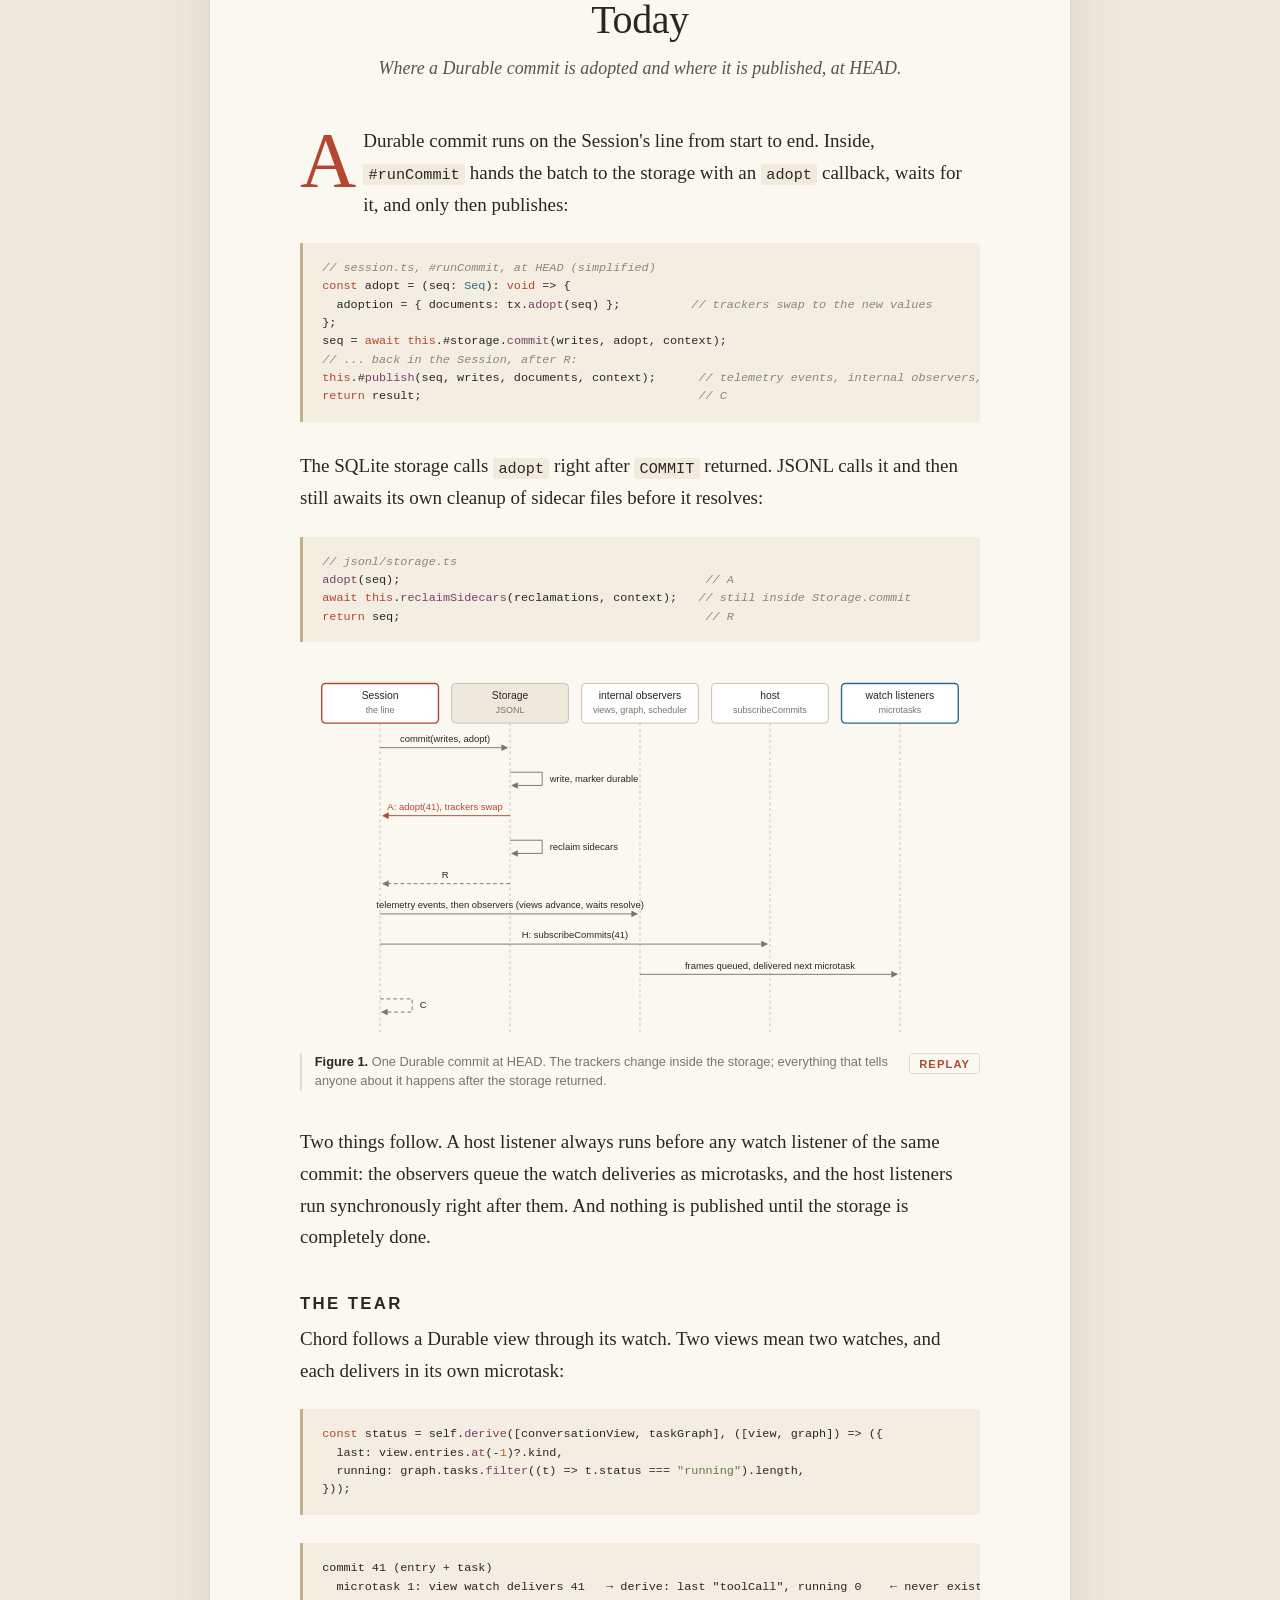
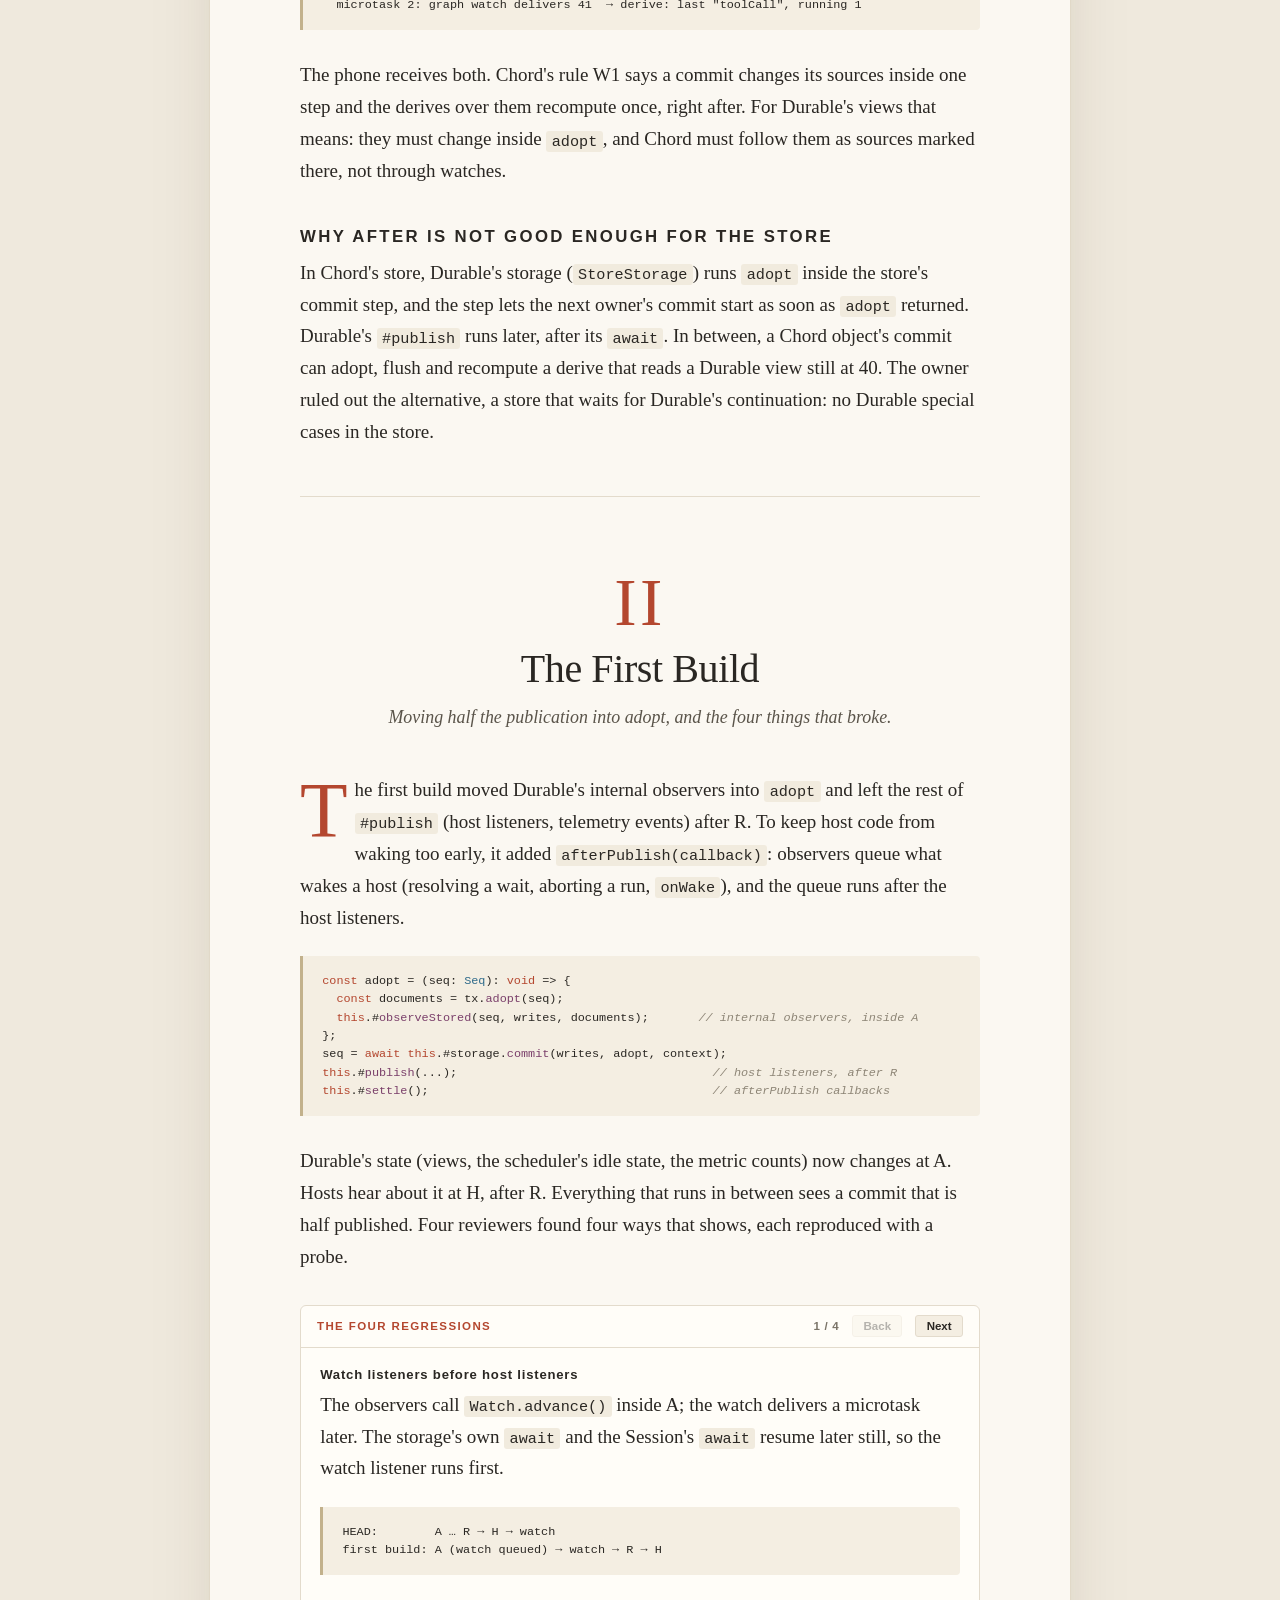
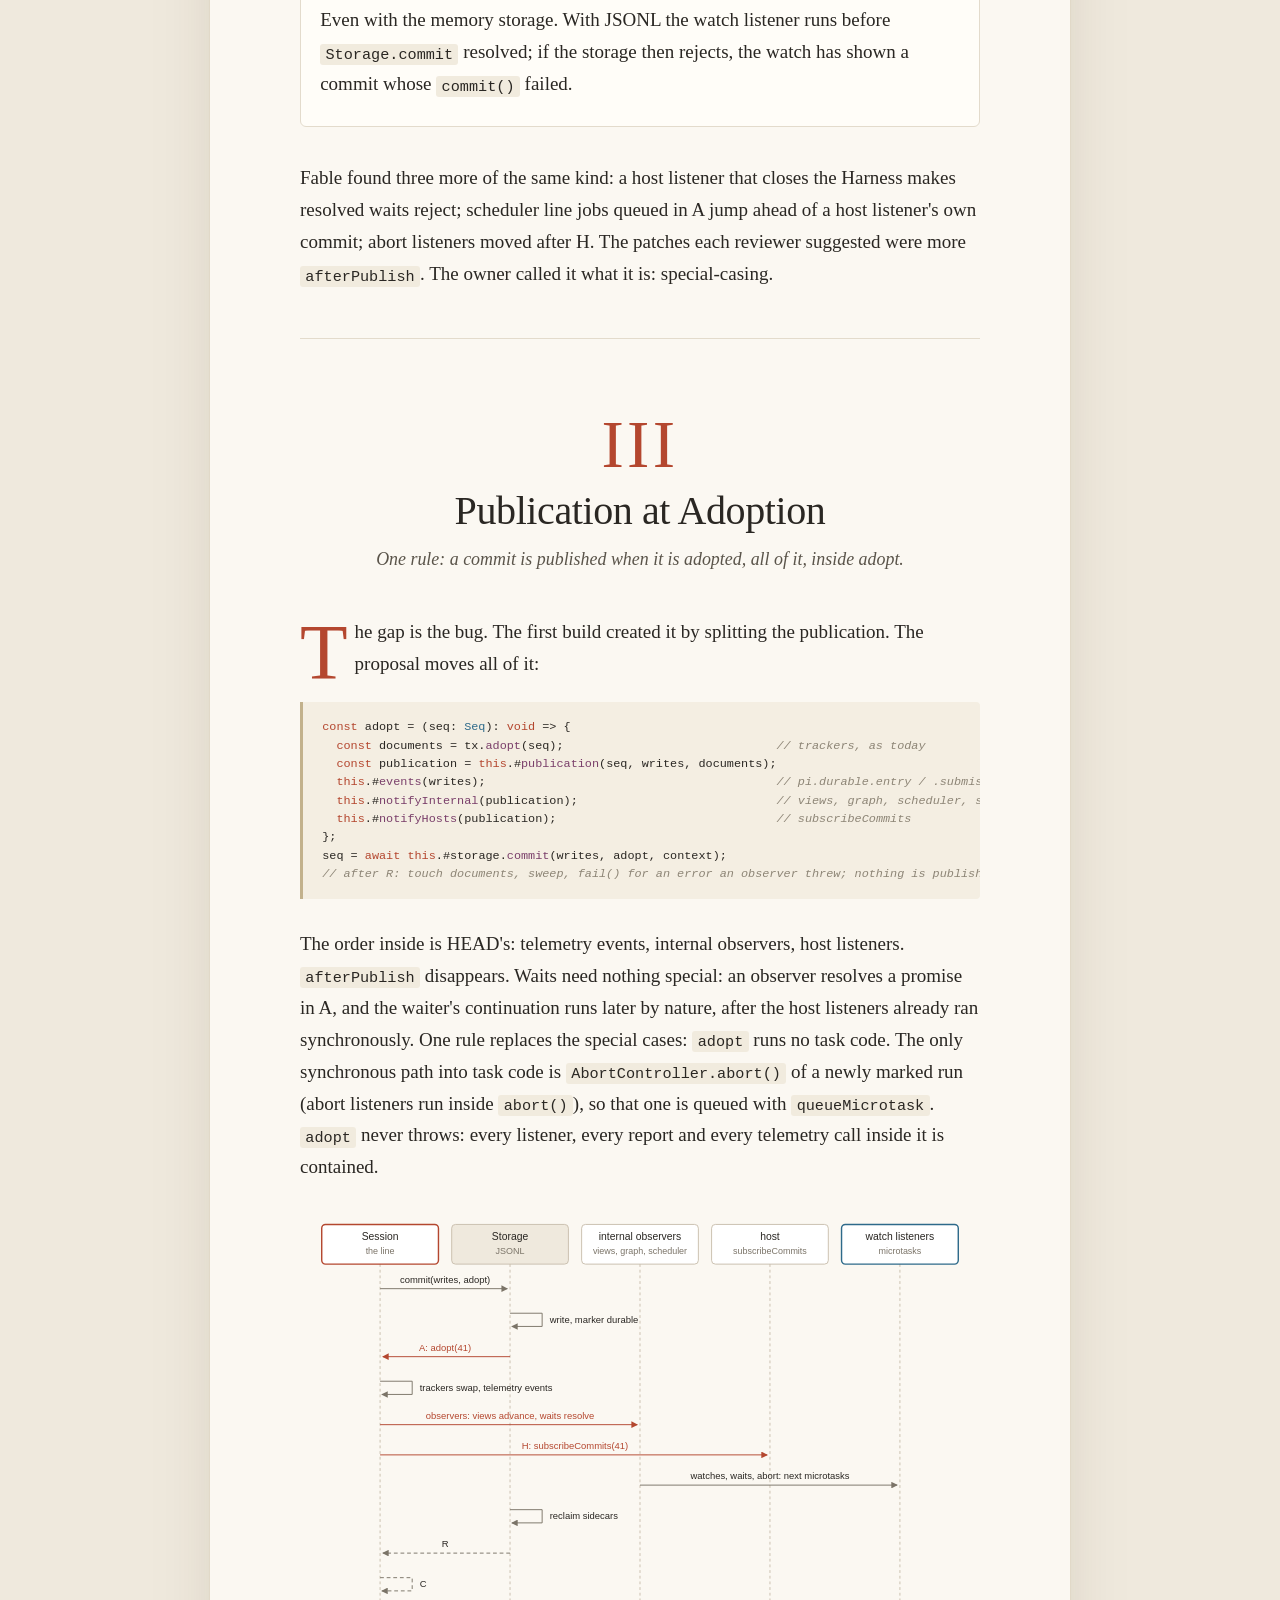
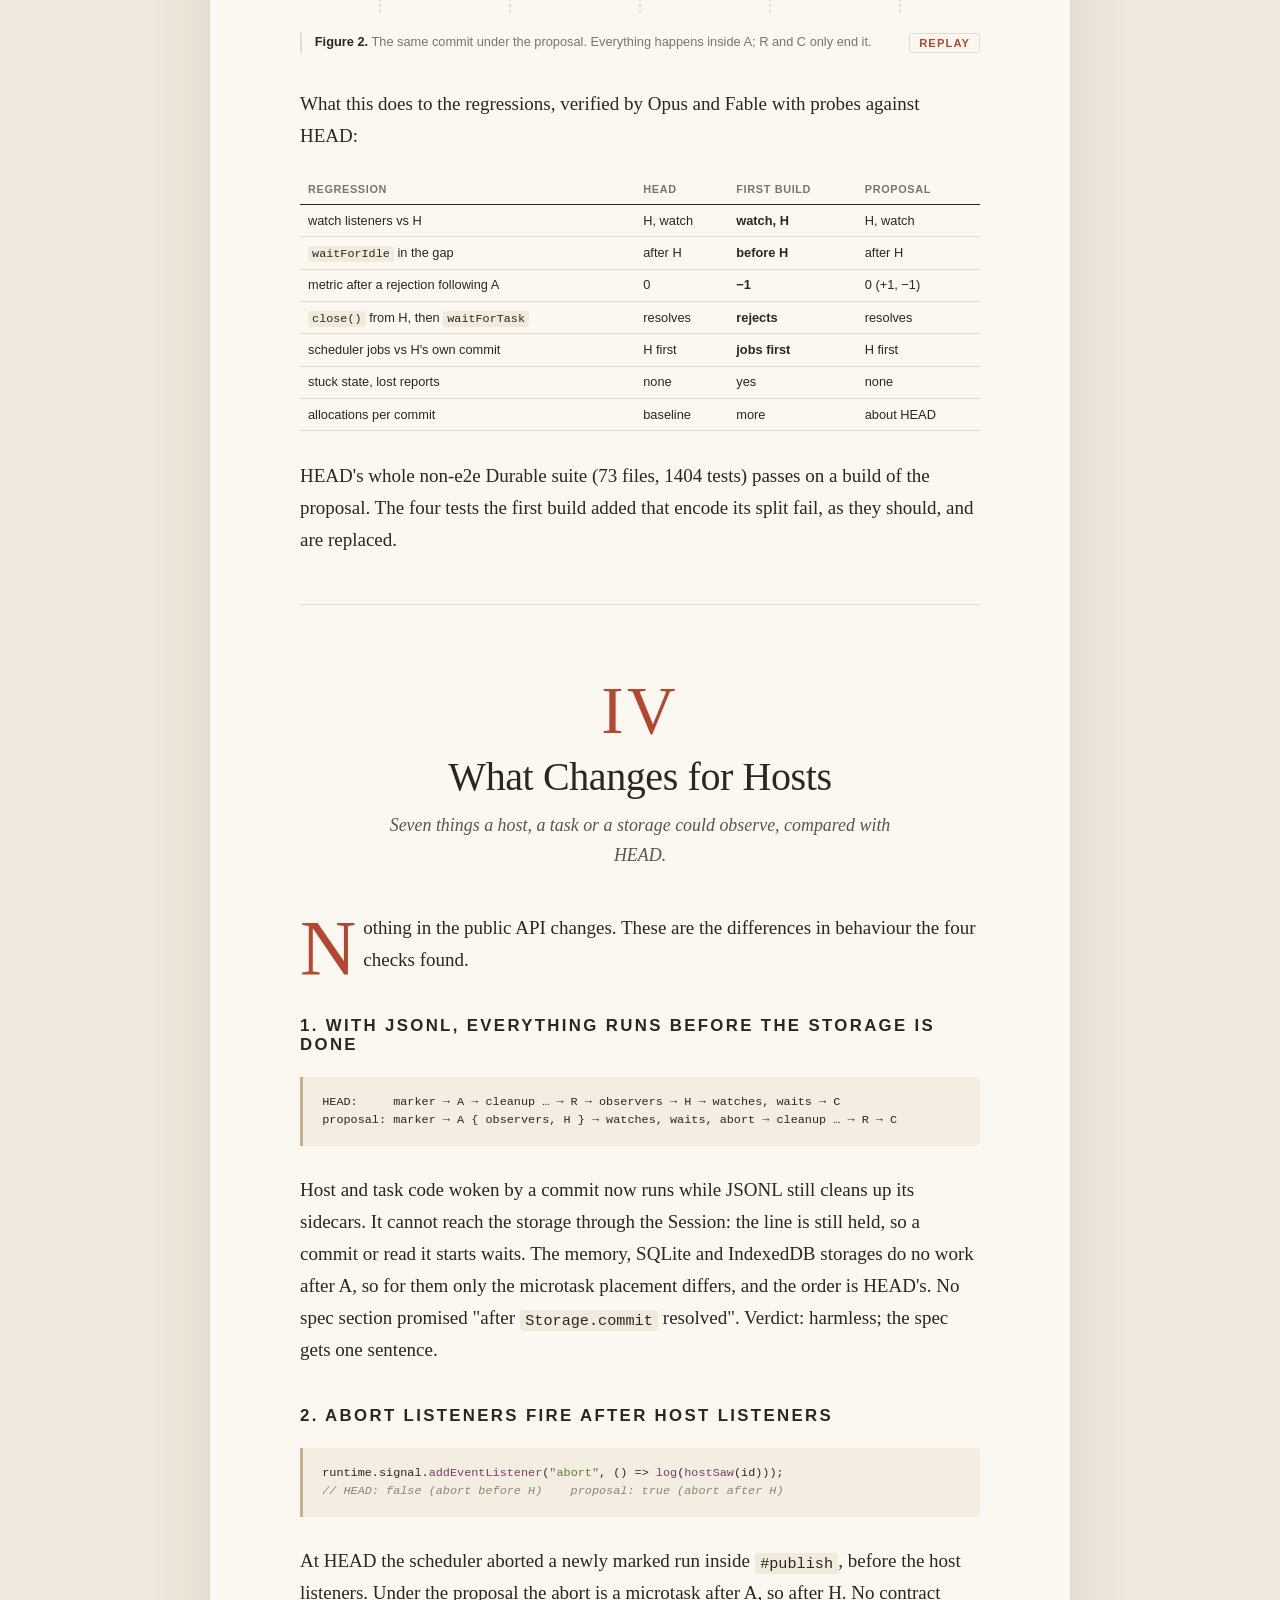
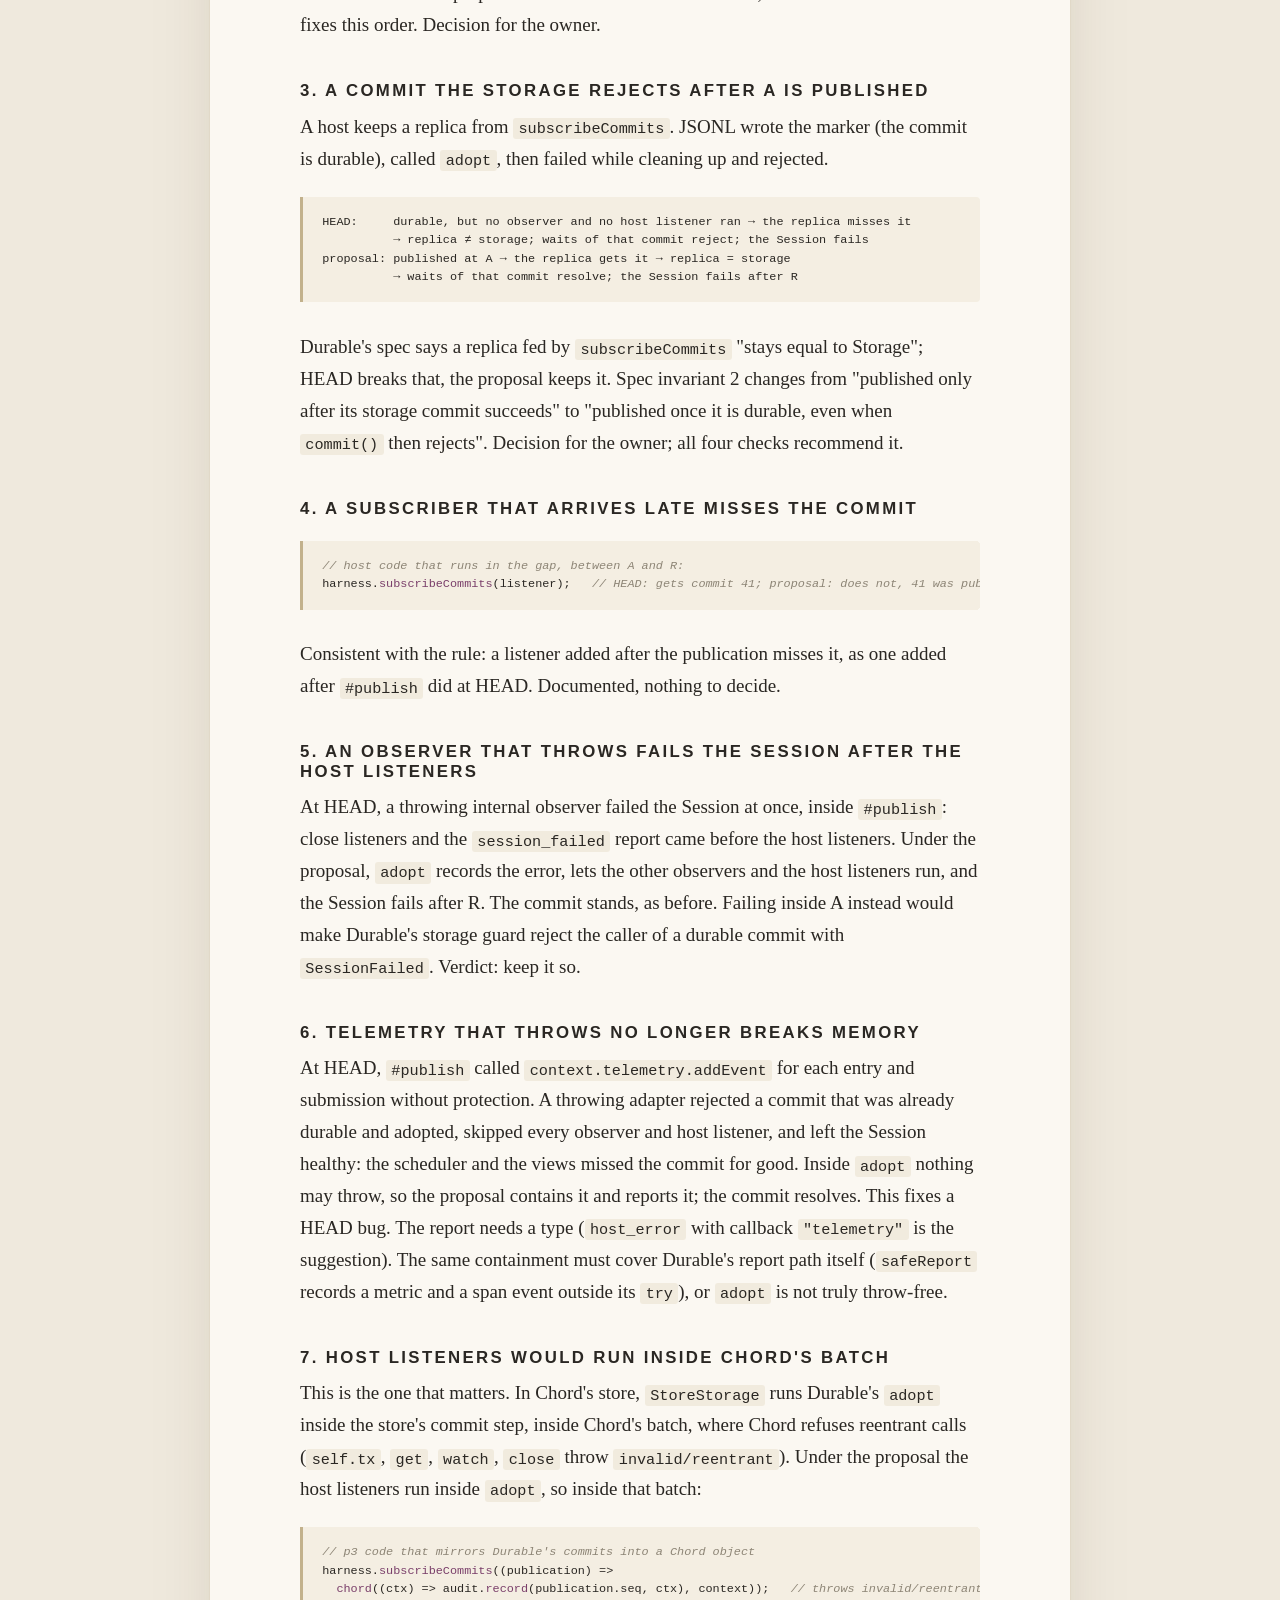
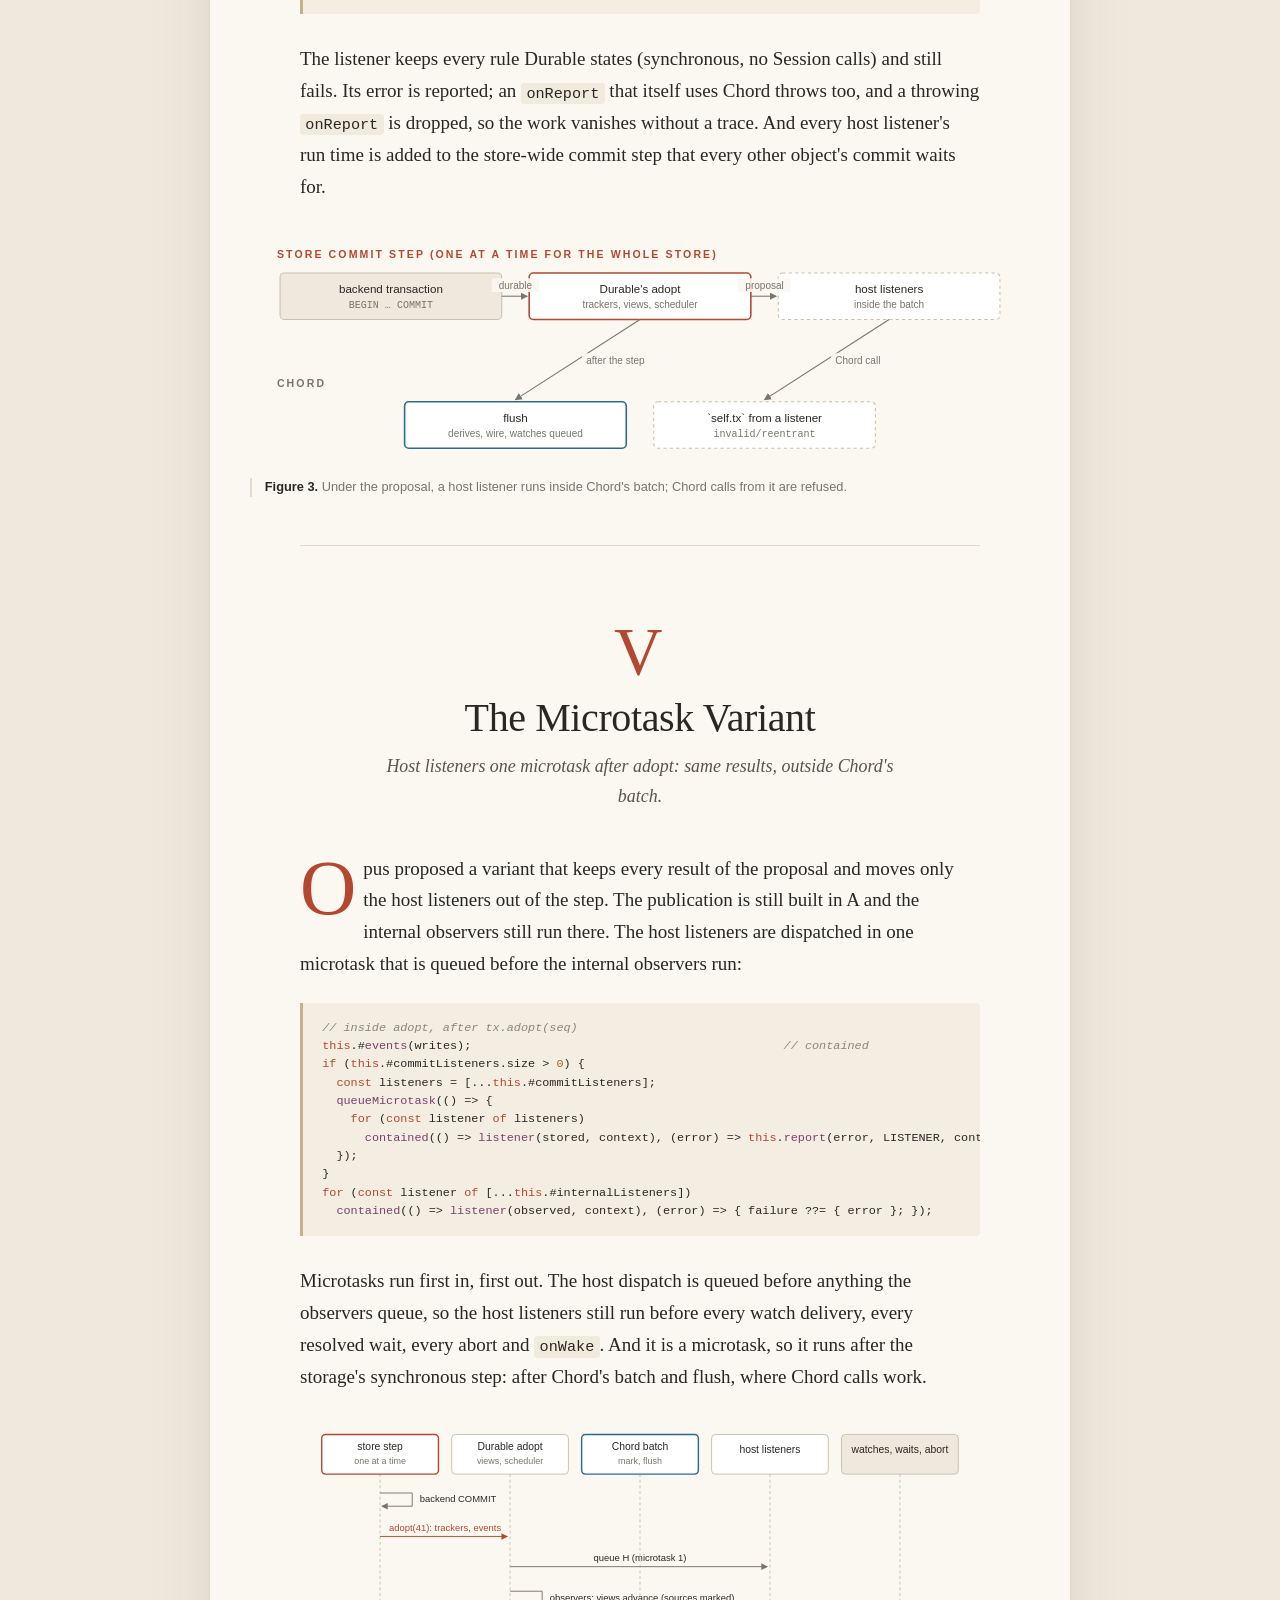
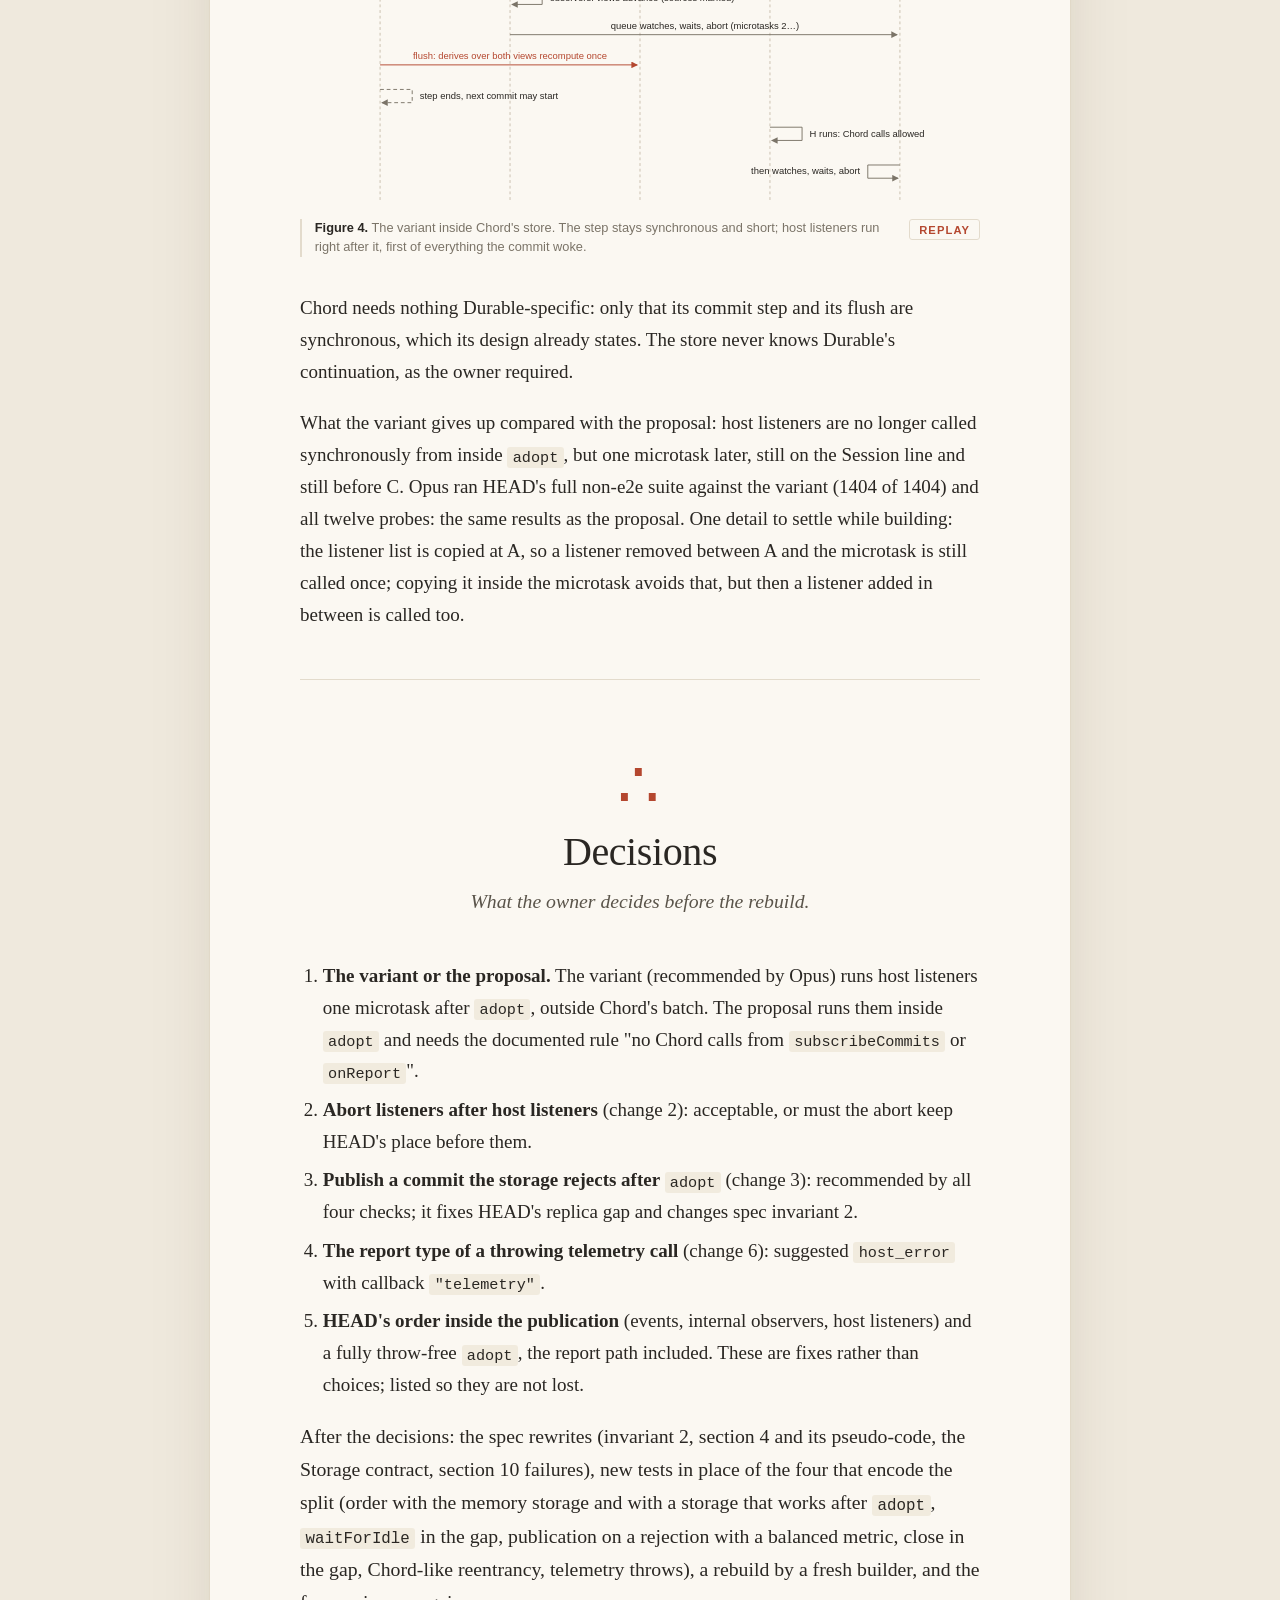
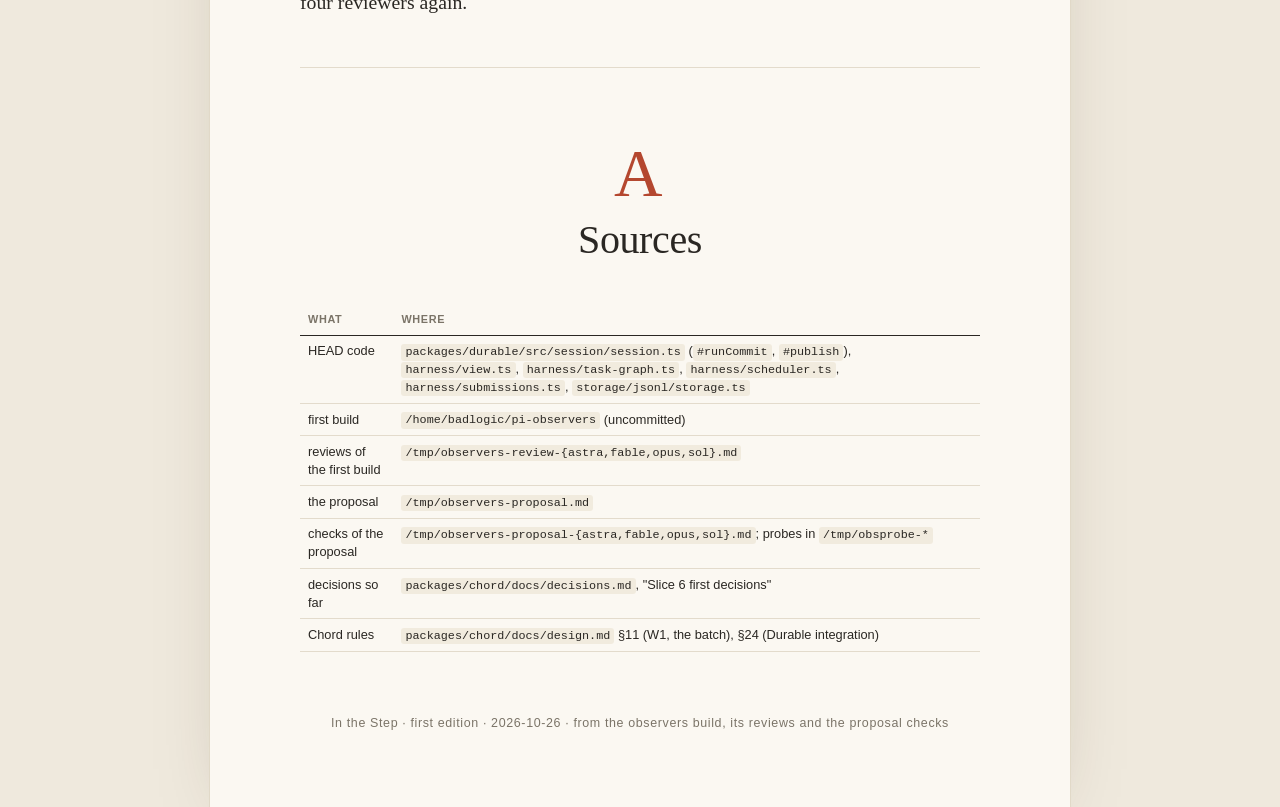
<file: packages/chord/docs/durable-observers/index.html>
<!doctype html>
<html lang="en"><head><meta charset="utf-8"><meta name="viewport" content="width=device-width,initial-scale=1">
<title>In the Step: when Durable's views change, and who hears it</title>
<style>

:root{--paper:#fbf8f2;--ink:#2a2723;--muted:#7b7468;--rule:#e3dbcc;--accent:#b4472f;--blue:#2e6a8a;--sand:#c2b18c;--soft:#f4eee2}
*{box-sizing:border-box}
html{background:#efe9dd}
body{margin:0;color:var(--ink);font:19px/1.68 'Iowan Old Style','Palatino Linotype',Palatino,'Book Antiqua',Georgia,serif;
 -webkit-font-smoothing:antialiased;text-rendering:optimizeLegibility}
.book{max-width:860px;margin:0 auto;background:var(--paper);box-shadow:0 0 0 1px #e1d9c8,0 30px 80px -40px rgba(60,40,10,.35);padding:0 0 4rem}
.inner{padding:0 90px}
h1,h2,h3{font-weight:400;line-height:1.15}
h2{font-size:2.1rem;margin:.2em 0 .3em;letter-spacing:-.01em}
h3{font-size:1.05rem;text-transform:uppercase;letter-spacing:.14em;margin:2.4em 0 .6em;color:var(--ink);font-weight:600;
 font-family:'Avenir Next','Helvetica Neue',sans-serif}
p{margin:0 0 1.05em;hyphens:auto;text-align:left}
code{font:.8em/1 'SF Mono',Menlo,Consolas,monospace;background:#f1ebde;padding:.1em .35em;border-radius:3px}
pre{font:.74rem/1.55 'SF Mono',Menlo,Consolas,monospace;background:#f4eee2;border-left:3px solid var(--sand);padding:1rem 1.2rem;margin:1.4rem 0 1.8rem;
 overflow-x:auto;border-radius:0 4px 4px 0;white-space:pre;tab-size:2}
pre code{background:none;padding:0;font-size:1em}
em{font-style:italic}
a{color:var(--blue)}
.cover{min-height:92vh;display:flex;flex-direction:column;justify-content:center;padding:90px;background:
 radial-gradient(circle at 85% 15%,rgba(180,71,47,.13),transparent 40%),radial-gradient(circle at 10% 90%,rgba(46,106,138,.12),transparent 45%),var(--paper);
 border-bottom:1px solid var(--rule)}
.kicker{font:600 .78rem 'Avenir Next','Helvetica Neue',sans-serif;letter-spacing:.22em;text-transform:uppercase;color:var(--accent)}
.cover h1{font-size:5.2rem;line-height:.98;margin:.35em 0 .25em;letter-spacing:-.025em}
.subtitle{font-size:1.45rem;font-style:italic;color:#4a453e;max-width:30em;text-align:left}
.cover-stats,.stats{display:flex;flex-wrap:wrap;gap:1.2rem 2.4rem;margin:2.2rem 0}
.stats{margin:1.6rem 0 1.8rem;padding:1.1rem 0;border-top:1px solid var(--rule);border-bottom:1px solid var(--rule)}
.stat b{display:block;font-size:2.1rem;font-weight:400;line-height:1.1;font-variant-numeric:lining-nums}
.stat span{font:.78rem/1.3 'Avenir Next','Helvetica Neue',sans-serif;color:var(--muted);letter-spacing:.03em;display:block;max-width:14em}
.cover-note{font-size:.9rem;color:var(--muted);max-width:34em;text-align:left;margin-top:2rem}
.toc{padding:4rem 0 2rem}
.toc ol{list-style:none;padding:0;margin:1rem 0;columns:2;column-gap:3rem}
.toc li{padding:.3rem 0;border-bottom:1px dotted var(--rule);break-inside:avoid}
.toc a{color:var(--ink);text-decoration:none}
.toc a:hover{color:var(--accent)}
.preface{padding-top:2rem}
.findings{padding-left:1.4em}
.findings li{margin:.55em 0;padding-left:.3em}
.findings li::marker{color:var(--accent);font-weight:600}
.chapter{padding-top:4.5rem;margin-top:3rem;border-top:1px solid var(--rule)}
.opener{text-align:center;margin-bottom:2.6rem}
.numeral{font-size:4.2rem;color:var(--accent);line-height:1;font-variant:small-caps;letter-spacing:.05em}
.opener h2{font-size:2.5rem;margin:.25em 0}
.lede{font-style:italic;color:#5a544a;font-size:1.12rem;max-width:30em;margin:0 auto;text-align:center}
.dropcap::first-letter{float:left;font-size:4.1em;line-height:.82;padding:.06em .09em 0 0;color:var(--accent)}
.fig{margin:2rem 0 2.2rem}
.fig.wide{margin-left:-50px;margin-right:-50px}
.fig svg{display:block;margin:0 auto}
figcaption{font:.8rem/1.45 'Avenir Next','Helvetica Neue',sans-serif;color:var(--muted);margin-top:.7rem;padding-left:.8rem;border-left:2px solid var(--rule)}
.fignum{color:var(--ink);font-weight:600}
.note{font:.86rem/1.55 'Avenir Next','Helvetica Neue',sans-serif;color:#5b5549;background:#f4eee2;border-left:3px solid var(--sand);
 padding:.9rem 1.1rem;margin:1.8rem 0;border-radius:0 4px 4px 0}
.note.review{border-left-color:var(--accent)}
.note b.tag{font-weight:600;letter-spacing:.12em;text-transform:uppercase;font-size:.72rem;color:var(--accent);display:block;margin-bottom:.3rem}
.note code{font-size:.85em}
table{width:100%;border-collapse:collapse;margin:1.4rem 0 1.8rem;font:.8rem/1.4 'Avenir Next','Helvetica Neue',sans-serif}
th{text-align:left;font-weight:600;color:var(--muted);text-transform:uppercase;letter-spacing:.06em;font-size:.68rem;border-bottom:1.5px solid var(--ink);padding:.45rem .5rem}
td{padding:.42rem .5rem;border-bottom:1px solid var(--rule);vertical-align:top}
td code{font-size:.92em}
table.num td:not(:first-child),table.num th:not(:first-child){text-align:right}
.epilogue p{font-size:1.04em}
.appendix{font-size:.92em}
.appendix ul,.chapter ul{padding-left:1.2em}
.appendix li,.chapter li{margin:.4em 0}
.colophon{text-align:center;font:.78rem 'Avenir Next','Helvetica Neue',sans-serif;color:var(--muted);margin-top:4rem;letter-spacing:.05em}
@media (max-width:760px){.inner{padding:0 22px}.cover{padding:40px 22px}.cover h1{font-size:3.2rem}.fig.wide{margin-left:0;margin-right:0}
 .toc ol{columns:1}p{text-align:left}body{font-size:17px}}
@media print{html{background:#fff}.book{box-shadow:none}.chapter{break-before:page}.fig{break-inside:avoid}}
.transcript p b{font:600 .78rem 'Avenir Next','Helvetica Neue',sans-serif;letter-spacing:.08em;text-transform:uppercase;color:var(--accent);margin-right:.3em}
pre .tk-c{color:#8d8576;font-style:italic}pre .tk-s{color:#5f7a3d}pre .tk-n{color:#a0662a}pre .tk-k{color:#b4472f}pre .tk-t{color:#2e6a8a}pre .tk-f{color:#7a3f6a}
h4{font:600 .82rem 'Avenir Next','Helvetica Neue',sans-serif;letter-spacing:.06em;margin:1.8em 0 .5em;color:var(--muted)}
.inner ul,.inner ol:not(.findings){padding-left:1.2em}
.inner li{margin:.35em 0}
blockquote{margin:1.4rem 0;padding:.2rem 0 .2rem 1.2rem;border-left:3px solid var(--rule);color:#5a544a;font-style:italic}
.fig svg text{dominant-baseline:auto}
.fig .replay{font:600 .7rem 'Avenir Next','Helvetica Neue',sans-serif;letter-spacing:.1em;text-transform:uppercase;color:var(--accent);
 background:none;border:1px solid var(--rule);border-radius:3px;padding:.2rem .55rem;margin:0 0 0 1rem;cursor:pointer;float:right}
.fig .replay:hover{border-color:var(--accent)}
.anim.armed .step{opacity:0}
.anim.armed.play .step{animation:stepIn .45s ease-out both;animation-delay:calc(var(--i) * var(--pace, .45s))}
.anim.armed.play .step.edge{animation-name:edgeIn}
@keyframes stepIn{from{opacity:0;transform:translateY(4px)}to{opacity:1;transform:none}}
@keyframes edgeIn{from{opacity:0}to{opacity:1}}
.steps{margin:2rem 0 2.2rem;border:1px solid var(--rule);border-radius:6px;background:#fffdf8}
.steps-head{display:flex;align-items:center;gap:.8rem;padding:.6rem 1rem;border-bottom:1px solid var(--rule);
 font:600 .72rem 'Avenir Next','Helvetica Neue',sans-serif;letter-spacing:.12em;text-transform:uppercase;color:var(--accent)}
.steps-head .title{flex:1}
.steps-head .count{color:var(--muted);letter-spacing:.06em}
.steps-head button{font:600 .72rem 'Avenir Next','Helvetica Neue',sans-serif;color:var(--ink);background:var(--soft);border:1px solid var(--rule);
 border-radius:3px;padding:.25rem .65rem;cursor:pointer}
.steps-head button:disabled{opacity:.35;cursor:default}
.step-panel{padding:1rem 1.2rem .4rem}
.step-panel>h4:first-child{margin-top:.2rem;color:var(--ink)}
.steps.js .step-panel{display:none}
.steps.js .step-panel.on{display:block}
.steps:not(.js) .steps-head button,.steps:not(.js) .steps-head .count{display:none}
.steps:not(.js) .step-panel+.step-panel{border-top:1px dashed var(--rule)}
.fig figcaption{display:flow-root}
.fig svg{max-width:100%;height:auto}
table{max-width:100%}
@media (max-width:760px){.inner{padding:0 20px}.cover{padding:48px 22px}.cover h1{font-size:3.2rem}.fig.wide{margin-left:0;margin-right:0}table{display:block;overflow-x:auto}.toc ol{columns:1}}
</style>


</head>
<body><div class="book">
<section class="cover">
  <div class="kicker">An explainer · Chord v2 slice 6 and pi-durable · 2026-10-26</div>
  <h1>In the<br>Step</h1>
  <p class="subtitle">Why Durable&#39;s views must change inside the storage&#39;s commit, why the first build broke hosts, and what the &quot;publication at adoption&quot; proposal changes</p>
  <div class="cover-stats"><div class="stat"><b>1</b><span>Durable commit, seen as one change</span></div><div class="stat"><b>4</b><span>regressions the first build had, all in one gap</span></div><div class="stat"><b>7</b><span>things that change for hosts compared with HEAD</span></div><div class="stat"><b>5</b><span>decisions for the owner</span></div></div>
  <div class="cover-note"><p>Written for the owner from the build of <code>/home/badlogic/pi-observers</code> (uncommitted), the four reviews
(<code>/tmp/observers-review-{astra,fable,opus,sol}.md</code>) and the four checks of the proposal
(<code>/tmp/observers-proposal-{astra,fable,opus,sol}.md</code>), whose probes ran against HEAD, the first build and the
proposal. Code is Durable&#39;s <code>session/session.ts</code> and <code>harness/*.ts</code> at HEAD, simplified. Nothing here is decided
beyond what the decision log says (&quot;Slice 6 first decisions&quot;, refined 2026-10-26).</p>
</div>
</section><div class="inner">
<nav class="toc"><h2>Contents</h2><ol>
<li><a href="#before-we-begin">Before we begin</a></li>
<li><a href="#today">I. Today</a></li>
<li><a href="#first">II. The First Build</a></li>
<li><a href="#proposal">III. Publication at Adoption</a></li>
<li><a href="#changes">IV. What Changes for Hosts</a></li>
<li><a href="#variant">V. The Microtask Variant</a></li>
<li><a href="#decisions">Decisions</a></li>
<li><a href="#sources">Appendix A: Sources</a></li>
</ol></nav>

<section class="preface" id="before-we-begin">
<h2>Before we begin</h2>
<p class="dropcap">Mario&#39;s phone shows a p3 conversation. Next to the transcript a small status line reads &quot;last: tool call, 1 task
running&quot;. It is a Chord derive over two Durable views: the conversation view (the transcript) and the task graph (the
running tasks).</p>
<p>The model asks for a tool. Durable makes one commit, seq 41, that appends the tool-call entry and creates the tool&#39;s
task. The phone should go from &quot;last: assistant, 0 running&quot; to &quot;last: tool call, 1 running&quot; in one step. Today it can
show &quot;last: tool call, 0 running&quot; in between: a state that never existed. Slice 6 also puts Durable and Chord into one
store with one commit step, where every owner&#39;s memory must show a complete prefix of the log (S1, W1). Both need the
same thing: Durable&#39;s views must change inside the storage&#39;s commit, not after it.</p>
<p>This book explains where Durable publishes a commit today, why moving half of it broke hosts, and what moving all of
it changes.</p>
<h3 id="seven-things-to-know">Seven things to know</h3>
<ol class="findings">
<li><strong>Durable adopts inside the storage, but publishes after it.</strong> <code>Storage.commit(writes, adopt, context)</code> calls
<code>adopt</code> once the batch is durable; Durable&#39;s views, scheduler and host listeners all run later, after
<code>Storage.commit</code> returned.</li>
<li><strong>Two watches tear one commit.</strong> A derive over two Durable views sees seq 41 in one view before the other.</li>
<li><strong>The first build moved only Durable&#39;s internal observers.</strong> Host listeners and telemetry stayed after the
storage. Everything a host could see in between came out in the wrong order.</li>
<li><strong>All four regressions live in one gap:</strong> the time between <code>adopt</code> and the end of <code>Storage.commit</code>.</li>
<li><strong>The proposal removes the gap:</strong> the whole publication happens inside <code>adopt</code>.</li>
<li><strong>It changes seven things a host could observe</strong>, most of them timing nobody documented, one a bug fix, one a real
problem for Chord.</li>
<li><strong>The real problem has a small fix:</strong> host listeners one microtask after <code>adopt</code>, outside Chord&#39;s batch (Opus&#39;s
variant).</li>
</ol>
<h3 id="words-used-throughout">Words used throughout</h3>
<p><strong>Durable</strong> is pi&#39;s agent harness; a <strong>Session</strong> is its one line of atomic commits. <strong>Storage</strong> is Durable&#39;s storage
interface; <code>Storage.commit(writes, adopt, context)</code> stores a batch and calls <strong><code>adopt(seq)</code></strong> once it is durable.
Durable&#39;s <strong>trackers</strong> hold each loaded document&#39;s value in memory. <strong>Internal observers</strong> are Durable&#39;s own commit
listeners (<code>observeCommits</code>): the conversation <strong>view</strong> mounts, the <strong>task graph</strong>, the <strong>scheduler</strong> and the
<strong>submissions</strong>. <strong>Host listeners</strong> are what an app registers with <code>subscribeCommits</code>. A <strong>watch</strong> is a
<code>WatchHandle</code>: its listener runs a microtask after a frame arrives. <strong>The gap</strong> is the time between <code>adopt</code> and the
moment <code>Storage.commit</code> resolves. In Chord&#39;s store, the <strong>commit step</strong> is the store-wide serialized part of a commit
(backend transaction plus adoption), and the <strong>batch</strong> is Chord&#39;s synchronous adopt, mark and flush around it.
Letters in traces: <strong>A</strong> = <code>adopt</code>, <strong>R</strong> = <code>Storage.commit</code> resolves, <strong>H</strong> = host listeners, <strong>C</strong> =
<code>session.commit()</code> resolves.</p>
</section>

<section class="chapter" id="today"><header class="opener"><div class="numeral">I</div><h2>Today</h2><p class="lede">Where a Durable commit is adopted and where it is published, at HEAD.</p></header>
<p class="dropcap">A Durable commit runs on the Session&#39;s line from start to end. Inside, <code>#runCommit</code> hands the batch to the storage
with an <code>adopt</code> callback, waits for it, and only then publishes:</p>
<pre><code><span class="tk-c">// session.ts, #runCommit, at HEAD (simplified)</span>
<span class="tk-k">const</span> adopt = (seq: <span class="tk-t">Seq</span>): <span class="tk-k">void</span> =&gt; {
  adoption = { documents: tx.<span class="tk-f">adopt</span>(seq) };          <span class="tk-c">// trackers swap to the new values</span>
};
seq = <span class="tk-k">await</span> <span class="tk-k">this</span>.#storage.<span class="tk-f">commit</span>(writes, adopt, context);
<span class="tk-c">// ... back in the Session, after R:</span>
<span class="tk-k">this</span>.#<span class="tk-f">publish</span>(seq, writes, documents, context);      <span class="tk-c">// telemetry events, internal observers, host listeners</span>
<span class="tk-k">return</span> result;                                       <span class="tk-c">// C</span></code></pre>
<p>The SQLite storage calls <code>adopt</code> right after <code>COMMIT</code> returned. JSONL calls it and then still awaits its own cleanup
of sidecar files before it resolves:</p>
<pre><code><span class="tk-c">// jsonl/storage.ts</span>
<span class="tk-f">adopt</span>(seq);                                           <span class="tk-c">// A</span>
<span class="tk-k">await</span> <span class="tk-k">this</span>.<span class="tk-f">reclaimSidecars</span>(reclamations, context);   <span class="tk-c">// still inside Storage.commit</span>
<span class="tk-k">return</span> seq;                                           <span class="tk-c">// R</span></code></pre>
<figure class="fig anim"><svg viewBox="0 0 720 390" width="100%" role="img" aria-label="One Durable commit at HEAD. The trackers change inside the storage; everything that tells anyone about it happens after the storage returned." xmlns="http://www.w3.org/2000/svg" style="font-family:'Avenir Next','Helvetica Neue',Helvetica,Arial,sans-serif;max-width:760px"><defs><marker id="f1m" viewBox="0 0 8 8" refX="7" refY="4" markerWidth="7" markerHeight="7" orient="auto"><path d="M0,0 L8,4 L0,8 z" fill="#7b7468"/></marker><marker id="f1a" viewBox="0 0 8 8" refX="7" refY="4" markerWidth="7" markerHeight="7" orient="auto"><path d="M0,0 L8,4 L0,8 z" fill="#b4472f"/></marker><marker id="f1b" viewBox="0 0 8 8" refX="7" refY="4" markerWidth="7" markerHeight="7" orient="auto"><path d="M0,0 L8,4 L0,8 z" fill="#2e6a8a"/></marker></defs><line x1="84.8" y1="52" x2="84.8" y2="382" stroke="#c9bfae" stroke-dasharray="3 3"/><rect x="23" y="10" width="123.6" height="42" rx="4" fill="#fff" stroke="#b4472f" stroke-width="1.5"/><text x="84.8" y="27" font-size="11" fill="#2a2723" text-anchor="middle">Session</text><text x="84.8" y="41" font-size="9.5" fill="#7b7468" text-anchor="middle">the line</text><line x1="222.4" y1="52" x2="222.4" y2="382" stroke="#c9bfae" stroke-dasharray="3 3"/><rect x="160.6" y="10" width="123.6" height="42" rx="4" fill="#efe9dd" stroke="#c9bfae"/><text x="222.4" y="27" font-size="11" fill="#2a2723" text-anchor="middle">Storage</text><text x="222.4" y="41" font-size="9.5" fill="#7b7468" text-anchor="middle">JSONL</text><line x1="360" y1="52" x2="360" y2="382" stroke="#c9bfae" stroke-dasharray="3 3"/><rect x="298.2" y="10" width="123.6" height="42" rx="4" fill="#fff" stroke="#c9bfae"/><text x="360" y="27" font-size="11" fill="#2a2723" text-anchor="middle">internal observers</text><text x="360" y="41" font-size="9.5" fill="#7b7468" text-anchor="middle">views, graph, scheduler</text><line x1="497.6" y1="52" x2="497.6" y2="382" stroke="#c9bfae" stroke-dasharray="3 3"/><rect x="435.8" y="10" width="123.6" height="42" rx="4" fill="#fff" stroke="#c9bfae"/><text x="497.6" y="27" font-size="11" fill="#2a2723" text-anchor="middle">host</text><text x="497.6" y="41" font-size="9.5" fill="#7b7468" text-anchor="middle">subscribeCommits</text><line x1="635.2" y1="52" x2="635.2" y2="382" stroke="#c9bfae" stroke-dasharray="3 3"/><rect x="573.4" y="10" width="123.6" height="42" rx="4" fill="#fff" stroke="#2e6a8a" stroke-width="1.5"/><text x="635.2" y="27" font-size="11" fill="#2a2723" text-anchor="middle">watch listeners</text><text x="635.2" y="41" font-size="9.5" fill="#7b7468" text-anchor="middle">microtasks</text><g class="step edge" style="--i:1"><line x1="84.8" y1="78" x2="219.4" y2="78" stroke="#7b7468" marker-end="url(#f1m)"/><text x="153.6" y="72" font-size="10" fill="#2a2723" text-anchor="middle">commit(writes, adopt)</text></g><g class="step edge" style="--i:2"><path d="M222.4 104 h34 v14 h-32" fill="none" stroke="#7b7468" marker-end="url(#f1m)"/><text x="264.4" y="114" font-size="10" fill="#2a2723" text-anchor="start">write, marker durable</text></g><g class="step edge" style="--i:3"><line x1="222.4" y1="150" x2="87.8" y2="150" stroke="#b4472f" marker-end="url(#f1a)"/><text x="153.6" y="144" font-size="10" fill="#b4472f" text-anchor="middle">A: adopt(41), trackers swap</text></g><g class="step edge" style="--i:4"><path d="M222.4 176 h34 v14 h-32" fill="none" stroke="#7b7468" marker-end="url(#f1m)"/><text x="264.4" y="186" font-size="10" fill="#2a2723" text-anchor="start">reclaim sidecars</text></g><g class="step edge" style="--i:5"><line x1="222.4" y1="222" x2="87.8" y2="222" stroke="#7b7468" stroke-dasharray="4 3" marker-end="url(#f1m)"/><text x="153.6" y="216" font-size="10" fill="#2a2723" text-anchor="middle">R</text></g><g class="step edge" style="--i:6"><line x1="84.8" y1="254" x2="357" y2="254" stroke="#7b7468" marker-end="url(#f1m)"/><text x="222.4" y="248" font-size="10" fill="#2a2723" text-anchor="middle">telemetry events, then observers (views advance, waits resolve)</text></g><g class="step edge" style="--i:7"><line x1="84.8" y1="286" x2="494.6" y2="286" stroke="#7b7468" marker-end="url(#f1m)"/><text x="291.2" y="280" font-size="10" fill="#2a2723" text-anchor="middle">H: subscribeCommits(41)</text></g><g class="step edge" style="--i:8"><line x1="360" y1="318" x2="632.2" y2="318" stroke="#7b7468" marker-end="url(#f1m)"/><text x="497.6" y="312" font-size="10" fill="#2a2723" text-anchor="middle">frames queued, delivered next microtask</text></g><g class="step edge" style="--i:9"><path d="M84.8 344 h34 v14 h-32" fill="none" stroke="#7b7468" stroke-dasharray="4 3" marker-end="url(#f1m)"/><text x="126.8" y="354" font-size="10" fill="#2a2723" text-anchor="start">C</text></g></svg><figcaption><button class="replay" type="button">Replay</button><span class="fignum">Figure 1.</span> One Durable commit at HEAD. The trackers change inside the storage; everything that tells anyone about it happens after the storage returned.</figcaption></figure>
<p>Two things follow. A host listener always runs before any watch listener of the same commit: the observers queue the
watch deliveries as microtasks, and the host listeners run synchronously right after them. And nothing is published
until the storage is completely done.</p>
<h3 id="the-tear">The tear</h3>
<p>Chord follows a Durable view through its watch. Two views mean two watches, and each delivers in its own microtask:</p>
<pre><code><span class="tk-k">const</span> status = self.<span class="tk-f">derive</span>([conversationView, taskGraph], ([view, graph]) =&gt; ({
  last: view.entries.<span class="tk-f">at</span>(-<span class="tk-n">1</span>)?.kind,
  running: graph.tasks.<span class="tk-f">filter</span>((t) =&gt; t.status === <span class="tk-s">"running"</span>).length,
}));</code></pre>
<pre class="plain"><code>commit 41 (entry + task)
  microtask 1: view watch delivers 41   → derive: last "toolCall", running 0    ← never existed
  microtask 2: graph watch delivers 41  → derive: last "toolCall", running 1</code></pre>
<p>The phone receives both. Chord&#39;s rule W1 says a commit changes its sources inside one step and the derives over them
recompute once, right after. For Durable&#39;s views that means: they must change inside <code>adopt</code>, and Chord must follow
them as sources marked there, not through watches.</p>
<h3 id="why-after-is-not-good-enough-for-the-store">Why after is not good enough for the store</h3>
<p>In Chord&#39;s store, Durable&#39;s storage (<code>StoreStorage</code>) runs <code>adopt</code> inside the store&#39;s commit step, and the step lets
the next owner&#39;s commit start as soon as <code>adopt</code> returned. Durable&#39;s <code>#publish</code> runs later, after its <code>await</code>. In
between, a Chord object&#39;s commit can adopt, flush and recompute a derive that reads a Durable view still at 40. The
owner ruled out the alternative, a store that waits for Durable&#39;s continuation: no Durable special cases in the store.</p>
</section>

<section class="chapter" id="first"><header class="opener"><div class="numeral">II</div><h2>The First Build</h2><p class="lede">Moving half the publication into adopt, and the four things that broke.</p></header>
<p class="dropcap">The first build moved Durable&#39;s internal observers into <code>adopt</code> and left the rest of <code>#publish</code> (host listeners,
telemetry events) after R. To keep host code from waking too early, it added <code>afterPublish(callback)</code>: observers queue
what wakes a host (resolving a wait, aborting a run, <code>onWake</code>), and the queue runs after the host listeners.</p>
<pre><code><span class="tk-k">const</span> adopt = (seq: <span class="tk-t">Seq</span>): <span class="tk-k">void</span> =&gt; {
  <span class="tk-k">const</span> documents = tx.<span class="tk-f">adopt</span>(seq);
  <span class="tk-k">this</span>.#<span class="tk-f">observeStored</span>(seq, writes, documents);       <span class="tk-c">// internal observers, inside A</span>
};
seq = <span class="tk-k">await</span> <span class="tk-k">this</span>.#storage.<span class="tk-f">commit</span>(writes, adopt, context);
<span class="tk-k">this</span>.#<span class="tk-f">publish</span>(...);                                    <span class="tk-c">// host listeners, after R</span>
<span class="tk-k">this</span>.#<span class="tk-f">settle</span>();                                        <span class="tk-c">// afterPublish callbacks</span></code></pre>
<p>Durable&#39;s state (views, the scheduler&#39;s idle state, the metric counts) now changes at A. Hosts hear about it at H,
after R. Everything that runs in between sees a commit that is half published. Four reviewers found four ways that
shows, each reproduced with a probe.</p>
<div class="steps"><div class="steps-head"><span class="title">The four regressions</span><span class="count"></span><button class="prev" type="button">Back</button><button class="next" type="button">Next</button></div><div class="step-panel"><h4>Watch listeners before host listeners</h4><p>The observers call <code>Watch.advance()</code> inside A; the watch delivers a microtask later. The storage&#39;s own <code>await</code> and the
Session&#39;s <code>await</code> resume later still, so the watch listener runs first.</p>
<pre class="plain"><code>HEAD:        A … R → H → watch
first build: A (watch queued) → watch → R → H</code></pre>
<p>Even with the memory storage. With JSONL the watch listener runs before <code>Storage.commit</code> resolved; if the storage then
rejects, the watch has shown a commit whose <code>commit()</code> failed.</p>
</div><div class="step-panel"><h4>waitForIdle answers early</h4><p>The scheduler&#39;s idle state is updated in A. A host that calls <code>waitForIdle()</code> in the gap gets the fast path (&quot;already
idle&quot;) and resumes before H.</p>
<pre><code>harness.<span class="tk-f">subscribeCommits</span>((p) =&gt; seen.<span class="tk-f">push</span>(p.seq));
<span class="tk-c">// a task-graph watch listener runs in the gap:</span>
<span class="tk-k">await</span> harness.<span class="tk-f">waitForIdle</span>(ctx);          <span class="tk-c">// resolves before seen has the terminal commit</span></code></pre>
</div><div class="step-panel"><h4>A late subscriber misses the commit</h4><p>When nothing listened at A, the publication is never built. A host that subscribes during the gap gets nothing for
that commit; at HEAD the listener list was read after R, so it did.</p>
</div><div class="step-panel"><h4>The metric drifts after a rejection</h4><p>A storage that rejects after A (JSONL&#39;s cleanup fails): the scheduler counted the new task in A and queued its <code>+1</code>
for the metric; the failure seals the scheduler, which subtracts <code>-1</code>; the queued <code>+1</code> is dropped with the failed
commit.</p>
<pre class="plain"><code>HEAD:        []        (nothing observed, net 0)
first build: [-1]      (net -1)</code></pre>
</div></div>
<p>Fable found three more of the same kind: a host listener that closes the Harness makes resolved waits reject;
scheduler line jobs queued in A jump ahead of a host listener&#39;s own commit; abort listeners moved after H. The
patches each reviewer suggested were more <code>afterPublish</code>. The owner called it what it is: special-casing.</p>
</section>

<section class="chapter" id="proposal"><header class="opener"><div class="numeral">III</div><h2>Publication at Adoption</h2><p class="lede">One rule: a commit is published when it is adopted, all of it, inside adopt.</p></header>
<p class="dropcap">The gap is the bug. The first build created it by splitting the publication. The proposal moves all of it:</p>
<pre><code><span class="tk-k">const</span> adopt = (seq: <span class="tk-t">Seq</span>): <span class="tk-k">void</span> =&gt; {
  <span class="tk-k">const</span> documents = tx.<span class="tk-f">adopt</span>(seq);                              <span class="tk-c">// trackers, as today</span>
  <span class="tk-k">const</span> publication = <span class="tk-k">this</span>.#<span class="tk-f">publication</span>(seq, writes, documents);
  <span class="tk-k">this</span>.#<span class="tk-f">events</span>(writes);                                         <span class="tk-c">// pi.durable.entry / .submission, contained</span>
  <span class="tk-k">this</span>.#<span class="tk-f">notifyInternal</span>(publication);                            <span class="tk-c">// views, graph, scheduler, submissions</span>
  <span class="tk-k">this</span>.#<span class="tk-f">notifyHosts</span>(publication);                               <span class="tk-c">// subscribeCommits</span>
};
seq = <span class="tk-k">await</span> <span class="tk-k">this</span>.#storage.<span class="tk-f">commit</span>(writes, adopt, context);
<span class="tk-c">// after R: touch documents, sweep, fail() for an error an observer threw; nothing is published here</span></code></pre>
<p>The order inside is HEAD&#39;s: telemetry events, internal observers, host listeners. <code>afterPublish</code> disappears. Waits
need nothing special: an observer resolves a promise in A, and the waiter&#39;s continuation runs later by nature, after
the host listeners already ran synchronously. One rule replaces the special cases: <code>adopt</code> runs no task code. The
only synchronous path into task code is <code>AbortController.abort()</code> of a newly marked run (abort listeners run inside
<code>abort()</code>), so that one is queued with <code>queueMicrotask</code>. <code>adopt</code> never throws: every listener, every report and every
telemetry call inside it is contained.</p>
<figure class="fig anim"><svg viewBox="0 0 720 430" width="100%" role="img" aria-label="The same commit under the proposal. Everything happens inside A; R and C only end it." xmlns="http://www.w3.org/2000/svg" style="font-family:'Avenir Next','Helvetica Neue',Helvetica,Arial,sans-serif;max-width:760px"><defs><marker id="f2m" viewBox="0 0 8 8" refX="7" refY="4" markerWidth="7" markerHeight="7" orient="auto"><path d="M0,0 L8,4 L0,8 z" fill="#7b7468"/></marker><marker id="f2a" viewBox="0 0 8 8" refX="7" refY="4" markerWidth="7" markerHeight="7" orient="auto"><path d="M0,0 L8,4 L0,8 z" fill="#b4472f"/></marker><marker id="f2b" viewBox="0 0 8 8" refX="7" refY="4" markerWidth="7" markerHeight="7" orient="auto"><path d="M0,0 L8,4 L0,8 z" fill="#2e6a8a"/></marker></defs><line x1="84.8" y1="52" x2="84.8" y2="422" stroke="#c9bfae" stroke-dasharray="3 3"/><rect x="23" y="10" width="123.6" height="42" rx="4" fill="#fff" stroke="#b4472f" stroke-width="1.5"/><text x="84.8" y="27" font-size="11" fill="#2a2723" text-anchor="middle">Session</text><text x="84.8" y="41" font-size="9.5" fill="#7b7468" text-anchor="middle">the line</text><line x1="222.4" y1="52" x2="222.4" y2="422" stroke="#c9bfae" stroke-dasharray="3 3"/><rect x="160.6" y="10" width="123.6" height="42" rx="4" fill="#efe9dd" stroke="#c9bfae"/><text x="222.4" y="27" font-size="11" fill="#2a2723" text-anchor="middle">Storage</text><text x="222.4" y="41" font-size="9.5" fill="#7b7468" text-anchor="middle">JSONL</text><line x1="360" y1="52" x2="360" y2="422" stroke="#c9bfae" stroke-dasharray="3 3"/><rect x="298.2" y="10" width="123.6" height="42" rx="4" fill="#fff" stroke="#c9bfae"/><text x="360" y="27" font-size="11" fill="#2a2723" text-anchor="middle">internal observers</text><text x="360" y="41" font-size="9.5" fill="#7b7468" text-anchor="middle">views, graph, scheduler</text><line x1="497.6" y1="52" x2="497.6" y2="422" stroke="#c9bfae" stroke-dasharray="3 3"/><rect x="435.8" y="10" width="123.6" height="42" rx="4" fill="#fff" stroke="#c9bfae"/><text x="497.6" y="27" font-size="11" fill="#2a2723" text-anchor="middle">host</text><text x="497.6" y="41" font-size="9.5" fill="#7b7468" text-anchor="middle">subscribeCommits</text><line x1="635.2" y1="52" x2="635.2" y2="422" stroke="#c9bfae" stroke-dasharray="3 3"/><rect x="573.4" y="10" width="123.6" height="42" rx="4" fill="#fff" stroke="#2e6a8a" stroke-width="1.5"/><text x="635.2" y="27" font-size="11" fill="#2a2723" text-anchor="middle">watch listeners</text><text x="635.2" y="41" font-size="9.5" fill="#7b7468" text-anchor="middle">microtasks</text><g class="step edge" style="--i:1"><line x1="84.8" y1="78" x2="219.4" y2="78" stroke="#7b7468" marker-end="url(#f2m)"/><text x="153.6" y="72" font-size="10" fill="#2a2723" text-anchor="middle">commit(writes, adopt)</text></g><g class="step edge" style="--i:2"><path d="M222.4 104 h34 v14 h-32" fill="none" stroke="#7b7468" marker-end="url(#f2m)"/><text x="264.4" y="114" font-size="10" fill="#2a2723" text-anchor="start">write, marker durable</text></g><g class="step edge" style="--i:3"><line x1="222.4" y1="150" x2="87.8" y2="150" stroke="#b4472f" marker-end="url(#f2a)"/><text x="153.6" y="144" font-size="10" fill="#b4472f" text-anchor="middle">A: adopt(41)</text></g><g class="step edge" style="--i:4"><path d="M84.8 176 h34 v14 h-32" fill="none" stroke="#7b7468" marker-end="url(#f2m)"/><text x="126.8" y="186" font-size="10" fill="#2a2723" text-anchor="start">trackers swap, telemetry events</text></g><g class="step edge" style="--i:5"><line x1="84.8" y1="222" x2="357" y2="222" stroke="#b4472f" marker-end="url(#f2a)"/><text x="222.4" y="216" font-size="10" fill="#b4472f" text-anchor="middle">observers: views advance, waits resolve</text></g><g class="step edge" style="--i:6"><line x1="84.8" y1="254" x2="494.6" y2="254" stroke="#b4472f" marker-end="url(#f2a)"/><text x="291.2" y="248" font-size="10" fill="#b4472f" text-anchor="middle">H: subscribeCommits(41)</text></g><g class="step edge" style="--i:7"><line x1="360" y1="286" x2="632.2" y2="286" stroke="#7b7468" marker-end="url(#f2m)"/><text x="497.6" y="280" font-size="10" fill="#2a2723" text-anchor="middle">watches, waits, abort: next microtasks</text></g><g class="step edge" style="--i:8"><path d="M222.4 312 h34 v14 h-32" fill="none" stroke="#7b7468" marker-end="url(#f2m)"/><text x="264.4" y="322" font-size="10" fill="#2a2723" text-anchor="start">reclaim sidecars</text></g><g class="step edge" style="--i:9"><line x1="222.4" y1="358" x2="87.8" y2="358" stroke="#7b7468" stroke-dasharray="4 3" marker-end="url(#f2m)"/><text x="153.6" y="352" font-size="10" fill="#2a2723" text-anchor="middle">R</text></g><g class="step edge" style="--i:10"><path d="M84.8 384 h34 v14 h-32" fill="none" stroke="#7b7468" stroke-dasharray="4 3" marker-end="url(#f2m)"/><text x="126.8" y="394" font-size="10" fill="#2a2723" text-anchor="start">C</text></g></svg><figcaption><button class="replay" type="button">Replay</button><span class="fignum">Figure 2.</span> The same commit under the proposal. Everything happens inside A; R and C only end it.</figcaption></figure>
<p>What this does to the regressions, verified by Opus and Fable with probes against HEAD:</p>
<table>
<thead>
<tr>
<th>regression</th>
<th>HEAD</th>
<th>first build</th>
<th>proposal</th>
</tr>
</thead>
<tbody><tr>
<td>watch listeners vs H</td>
<td>H, watch</td>
<td><strong>watch, H</strong></td>
<td>H, watch</td>
</tr>
<tr>
<td><code>waitForIdle</code> in the gap</td>
<td>after H</td>
<td><strong>before H</strong></td>
<td>after H</td>
</tr>
<tr>
<td>metric after a rejection following A</td>
<td>0</td>
<td><strong>−1</strong></td>
<td>0 (+1, −1)</td>
</tr>
<tr>
<td><code>close()</code> from H, then <code>waitForTask</code></td>
<td>resolves</td>
<td><strong>rejects</strong></td>
<td>resolves</td>
</tr>
<tr>
<td>scheduler jobs vs H&#39;s own commit</td>
<td>H first</td>
<td><strong>jobs first</strong></td>
<td>H first</td>
</tr>
<tr>
<td>stuck state, lost reports</td>
<td>none</td>
<td>yes</td>
<td>none</td>
</tr>
<tr>
<td>allocations per commit</td>
<td>baseline</td>
<td>more</td>
<td>about HEAD</td>
</tr>
</tbody></table>
<p>HEAD&#39;s whole non-e2e Durable suite (73 files, 1404 tests) passes on a build of the proposal. The four tests the first
build added that encode its split fail, as they should, and are replaced.</p>
</section>

<section class="chapter" id="changes"><header class="opener"><div class="numeral">IV</div><h2>What Changes for Hosts</h2><p class="lede">Seven things a host, a task or a storage could observe, compared with HEAD.</p></header>
<p class="dropcap">Nothing in the public API changes. These are the differences in behaviour the four checks found.</p>
<h3 id="1-with-jsonl-everything-runs-before-the-storage-is-done">1. With JSONL, everything runs before the storage is done</h3>
<pre class="plain"><code>HEAD:     marker → A → cleanup … → R → observers → H → watches, waits → C
proposal: marker → A { observers, H } → watches, waits, abort → cleanup … → R → C</code></pre>
<p>Host and task code woken by a commit now runs while JSONL still cleans up its sidecars. It cannot reach the storage
through the Session: the line is still held, so a commit or read it starts waits. The memory, SQLite and IndexedDB
storages do no work after A, so for them only the microtask placement differs, and the order is HEAD&#39;s. No spec
section promised &quot;after <code>Storage.commit</code> resolved&quot;. Verdict: harmless; the spec gets one sentence.</p>
<h3 id="2-abort-listeners-fire-after-host-listeners">2. Abort listeners fire after host listeners</h3>
<pre><code>runtime.signal.<span class="tk-f">addEventListener</span>(<span class="tk-s">"abort"</span>, () =&gt; <span class="tk-f">log</span>(<span class="tk-f">hostSaw</span>(id)));
<span class="tk-c">// HEAD: false (abort before H)    proposal: true (abort after H)</span></code></pre>
<p>At HEAD the scheduler aborted a newly marked run inside <code>#publish</code>, before the host listeners. Under the proposal the
abort is a microtask after A, so after H. No contract fixes this order. Decision for the owner.</p>
<h3 id="3-a-commit-the-storage-rejects-after-a-is-published">3. A commit the storage rejects after A is published</h3>
<p>A host keeps a replica from <code>subscribeCommits</code>. JSONL wrote the marker (the commit is durable), called <code>adopt</code>, then
failed while cleaning up and rejected.</p>
<pre class="plain"><code>HEAD:     durable, but no observer and no host listener ran → the replica misses it
          → replica ≠ storage; waits of that commit reject; the Session fails
proposal: published at A → the replica gets it → replica = storage
          → waits of that commit resolve; the Session fails after R</code></pre>
<p>Durable&#39;s spec says a replica fed by <code>subscribeCommits</code> &quot;stays equal to Storage&quot;; HEAD breaks that, the proposal keeps
it. Spec invariant 2 changes from &quot;published only after its storage commit succeeds&quot; to &quot;published once it is
durable, even when <code>commit()</code> then rejects&quot;. Decision for the owner; all four checks recommend it.</p>
<h3 id="4-a-subscriber-that-arrives-late-misses-the-commit">4. A subscriber that arrives late misses the commit</h3>
<pre><code><span class="tk-c">// host code that runs in the gap, between A and R:</span>
harness.<span class="tk-f">subscribeCommits</span>(listener);   <span class="tk-c">// HEAD: gets commit 41; proposal: does not, 41 was published at A</span></code></pre>
<p>Consistent with the rule: a listener added after the publication misses it, as one added after <code>#publish</code> did at
HEAD. Documented, nothing to decide.</p>
<h3 id="5-an-observer-that-throws-fails-the-session-after-the-host-listeners">5. An observer that throws fails the Session after the host listeners</h3>
<p>At HEAD, a throwing internal observer failed the Session at once, inside <code>#publish</code>: close listeners and the
<code>session_failed</code> report came before the host listeners. Under the proposal, <code>adopt</code> records the error, lets the other
observers and the host listeners run, and the Session fails after R. The commit stands, as before. Failing inside A
instead would make Durable&#39;s storage guard reject the caller of a durable commit with <code>SessionFailed</code>. Verdict: keep
it so.</p>
<h3 id="6-telemetry-that-throws-no-longer-breaks-memory">6. Telemetry that throws no longer breaks memory</h3>
<p>At HEAD, <code>#publish</code> called <code>context.telemetry.addEvent</code> for each entry and submission without protection. A throwing
adapter rejected a commit that was already durable and adopted, skipped every observer and host listener, and left the
Session healthy: the scheduler and the views missed the commit for good. Inside <code>adopt</code> nothing may throw, so the
proposal contains it and reports it; the commit resolves. This fixes a HEAD bug. The report needs a type (<code>host_error</code>
with callback <code>&quot;telemetry&quot;</code> is the suggestion). The same containment must cover Durable&#39;s report path itself
(<code>safeReport</code> records a metric and a span event outside its <code>try</code>), or <code>adopt</code> is not truly throw-free.</p>
<h3 id="7-host-listeners-would-run-inside-chord-39-s-batch">7. Host listeners would run inside Chord&#39;s batch</h3>
<p>This is the one that matters. In Chord&#39;s store, <code>StoreStorage</code> runs Durable&#39;s <code>adopt</code> inside the store&#39;s commit step,
inside Chord&#39;s batch, where Chord refuses reentrant calls (<code>self.tx</code>, <code>get</code>, <code>watch</code>, <code>close</code> throw
<code>invalid/reentrant</code>). Under the proposal the host listeners run inside <code>adopt</code>, so inside that batch:</p>
<pre><code><span class="tk-c">// p3 code that mirrors Durable's commits into a Chord object</span>
harness.<span class="tk-f">subscribeCommits</span>((publication) =&gt;
  <span class="tk-f">chord</span>((ctx) =&gt; audit.<span class="tk-f">record</span>(publication.seq, ctx), context));   <span class="tk-c">// throws invalid/reentrant</span></code></pre>
<p>The listener keeps every rule Durable states (synchronous, no Session calls) and still fails. Its error is reported;
an <code>onReport</code> that itself uses Chord throws too, and a throwing <code>onReport</code> is dropped, so the work vanishes without a
trace. And every host listener&#39;s run time is added to the store-wide commit step that every other object&#39;s commit
waits for.</p>
<figure class="fig wide"><svg viewBox="0 0 720 220" width="100%" role="img" aria-label="Under the proposal, a host listener runs inside Chord's batch; Chord calls from it are refused." xmlns="http://www.w3.org/2000/svg" style="font-family:'Avenir Next','Helvetica Neue',Helvetica,Arial,sans-serif;max-width:760px"><defs><marker id="f3m" viewBox="0 0 8 8" refX="7" refY="4" markerWidth="7" markerHeight="7" orient="auto"><path d="M0,0 L8,4 L0,8 z" fill="#7b7468"/></marker><marker id="f3a" viewBox="0 0 8 8" refX="7" refY="4" markerWidth="7" markerHeight="7" orient="auto"><path d="M0,0 L8,4 L0,8 z" fill="#b4472f"/></marker><marker id="f3b" viewBox="0 0 8 8" refX="7" refY="4" markerWidth="7" markerHeight="7" orient="auto"><path d="M0,0 L8,4 L0,8 z" fill="#2e6a8a"/></marker></defs><text x="16" y="22" font-size="10" fill="#b4472f" text-anchor="start" font-weight="600" letter-spacing="2">STORE COMMIT STEP (ONE AT A TIME FOR THE WHOLE STORE)</text><text x="16" y="144" font-size="10" fill="#7b7468" text-anchor="start" font-weight="600" letter-spacing="2">CHORD</text><rect x="19" y="36" width="210" height="44" rx="4" fill="#efe9dd" stroke="#c9bfae"/><text x="124" y="55.3" font-size="11" fill="#2a2723" text-anchor="middle">backend transaction</text><text x="124" y="69.3" font-size="9.5" fill="#7b7468" text-anchor="middle" font-family="Menlo,monospace">BEGIN … COMMIT</text><rect x="255" y="36" width="210" height="44" rx="4" fill="#fff" stroke="#b4472f" stroke-width="1.5"/><text x="360" y="55.3" font-size="11" fill="#2a2723" text-anchor="middle">Durable's adopt</text><text x="360" y="69.3" font-size="9.5" fill="#7b7468" text-anchor="middle">trackers, views, scheduler</text><rect x="491" y="36" width="210" height="44" rx="4" fill="#fff" stroke="#c9bfae" stroke-dasharray="3 3"/><text x="596" y="55.3" font-size="11" fill="#2a2723" text-anchor="middle">host listeners</text><text x="596" y="69.3" font-size="9.5" fill="#7b7468" text-anchor="middle">inside the batch</text><rect x="137" y="158" width="210" height="44" rx="4" fill="#fff" stroke="#2e6a8a" stroke-width="1.5"/><text x="242" y="177.3" font-size="11" fill="#2a2723" text-anchor="middle">flush</text><text x="242" y="191.3" font-size="9.5" fill="#7b7468" text-anchor="middle">derives, wire, watches queued</text><rect x="373" y="158" width="210" height="44" rx="4" fill="#fff" stroke="#c9bfae" stroke-dasharray="3 3"/><text x="478" y="177.3" font-size="11" fill="#2a2723" text-anchor="middle">`self.tx` from a listener</text><text x="478" y="191.3" font-size="9.5" fill="#7b7468" text-anchor="middle" font-family="Menlo,monospace">invalid/reentrant</text><path d="M229 58 L253 58" fill="none" stroke="#7b7468" marker-end="url(#f3m)"/><rect x="219.6" y="41" width="44.9" height="13" fill="#fbf8f2" opacity=".92"/><text x="242" y="51" font-size="9.5" fill="#7b7468" text-anchor="middle">durable</text><path d="M465 58 L489 58" fill="none" stroke="#7b7468" marker-end="url(#f3m)"/><rect x="452.9" y="41" width="50.1" height="13" fill="#fbf8f2" opacity=".92"/><text x="478" y="51" font-size="9.5" fill="#7b7468" text-anchor="middle">proposal</text><path d="M596 80 L478 156" fill="none" stroke="#7b7468" marker-end="url(#f3m)"/><rect x="541" y="112" width="60.7" height="13" fill="#fbf8f2" opacity=".92"/><text x="545" y="122" font-size="9.5" fill="#7b7468" text-anchor="start">Chord call</text><path d="M360 80 L242 156" fill="none" stroke="#7b7468" marker-end="url(#f3m)"/><rect x="305" y="112" width="81.8" height="13" fill="#fbf8f2" opacity=".92"/><text x="309" y="122" font-size="9.5" fill="#7b7468" text-anchor="start">after the step</text></svg><figcaption><span class="fignum">Figure 3.</span> Under the proposal, a host listener runs inside Chord&#39;s batch; Chord calls from it are refused.</figcaption></figure>
</section>

<section class="chapter" id="variant"><header class="opener"><div class="numeral">V</div><h2>The Microtask Variant</h2><p class="lede">Host listeners one microtask after adopt: same results, outside Chord&#39;s batch.</p></header>
<p class="dropcap">Opus proposed a variant that keeps every result of the proposal and moves only the host listeners out of the step.
The publication is still built in A and the internal observers still run there. The host listeners are dispatched in
one microtask that is queued before the internal observers run:</p>
<pre><code><span class="tk-c">// inside adopt, after tx.adopt(seq)</span>
<span class="tk-k">this</span>.#<span class="tk-f">events</span>(writes);                                            <span class="tk-c">// contained</span>
<span class="tk-k">if</span> (<span class="tk-k">this</span>.#commitListeners.size &gt; <span class="tk-n">0</span>) {
  <span class="tk-k">const</span> listeners = [...<span class="tk-k">this</span>.#commitListeners];
  <span class="tk-f">queueMicrotask</span>(() =&gt; {
    <span class="tk-k">for</span> (<span class="tk-k">const</span> listener <span class="tk-k">of</span> listeners)
      <span class="tk-f">contained</span>(() =&gt; <span class="tk-f">listener</span>(stored, context), (error) =&gt; <span class="tk-k">this</span>.<span class="tk-f">report</span>(error, LISTENER, context));
  });
}
<span class="tk-k">for</span> (<span class="tk-k">const</span> listener <span class="tk-k">of</span> [...<span class="tk-k">this</span>.#internalListeners])
  <span class="tk-f">contained</span>(() =&gt; <span class="tk-f">listener</span>(observed, context), (error) =&gt; { failure ??= { error }; });</code></pre>
<p>Microtasks run first in, first out. The host dispatch is queued before anything the observers queue, so the host
listeners still run before every watch delivery, every resolved wait, every abort and <code>onWake</code>. And it is a
microtask, so it runs after the storage&#39;s synchronous step: after Chord&#39;s batch and flush, where Chord calls work.</p>
<figure class="fig anim"><svg viewBox="0 0 720 406" width="100%" role="img" aria-label="The variant inside Chord's store. The step stays synchronous and short; host listeners run right after it, first of everything the commit woke." xmlns="http://www.w3.org/2000/svg" style="font-family:'Avenir Next','Helvetica Neue',Helvetica,Arial,sans-serif;max-width:760px"><defs><marker id="f4m" viewBox="0 0 8 8" refX="7" refY="4" markerWidth="7" markerHeight="7" orient="auto"><path d="M0,0 L8,4 L0,8 z" fill="#7b7468"/></marker><marker id="f4a" viewBox="0 0 8 8" refX="7" refY="4" markerWidth="7" markerHeight="7" orient="auto"><path d="M0,0 L8,4 L0,8 z" fill="#b4472f"/></marker><marker id="f4b" viewBox="0 0 8 8" refX="7" refY="4" markerWidth="7" markerHeight="7" orient="auto"><path d="M0,0 L8,4 L0,8 z" fill="#2e6a8a"/></marker></defs><line x1="84.8" y1="52" x2="84.8" y2="398" stroke="#c9bfae" stroke-dasharray="3 3"/><rect x="23" y="10" width="123.6" height="42" rx="4" fill="#fff" stroke="#b4472f" stroke-width="1.5"/><text x="84.8" y="27" font-size="11" fill="#2a2723" text-anchor="middle">store step</text><text x="84.8" y="41" font-size="9.5" fill="#7b7468" text-anchor="middle">one at a time</text><line x1="222.4" y1="52" x2="222.4" y2="398" stroke="#c9bfae" stroke-dasharray="3 3"/><rect x="160.6" y="10" width="123.6" height="42" rx="4" fill="#fff" stroke="#c9bfae"/><text x="222.4" y="27" font-size="11" fill="#2a2723" text-anchor="middle">Durable adopt</text><text x="222.4" y="41" font-size="9.5" fill="#7b7468" text-anchor="middle">views, scheduler</text><line x1="360" y1="52" x2="360" y2="398" stroke="#c9bfae" stroke-dasharray="3 3"/><rect x="298.2" y="10" width="123.6" height="42" rx="4" fill="#fff" stroke="#2e6a8a" stroke-width="1.5"/><text x="360" y="27" font-size="11" fill="#2a2723" text-anchor="middle">Chord batch</text><text x="360" y="41" font-size="9.5" fill="#7b7468" text-anchor="middle">mark, flush</text><line x1="497.6" y1="52" x2="497.6" y2="398" stroke="#c9bfae" stroke-dasharray="3 3"/><rect x="435.8" y="10" width="123.6" height="42" rx="4" fill="#fff" stroke="#c9bfae"/><text x="497.6" y="30" font-size="11" fill="#2a2723" text-anchor="middle">host listeners</text><line x1="635.2" y1="52" x2="635.2" y2="398" stroke="#c9bfae" stroke-dasharray="3 3"/><rect x="573.4" y="10" width="123.6" height="42" rx="4" fill="#efe9dd" stroke="#c9bfae"/><text x="635.2" y="30" font-size="11" fill="#2a2723" text-anchor="middle">watches, waits, abort</text><g class="step edge" style="--i:1"><path d="M84.8 72 h34 v14 h-32" fill="none" stroke="#7b7468" marker-end="url(#f4m)"/><text x="126.8" y="82" font-size="10" fill="#2a2723" text-anchor="start">backend COMMIT</text></g><g class="step edge" style="--i:2"><line x1="84.8" y1="118" x2="219.4" y2="118" stroke="#b4472f" marker-end="url(#f4a)"/><text x="153.6" y="112" font-size="10" fill="#b4472f" text-anchor="middle">adopt(41): trackers, events</text></g><g class="step edge" style="--i:3"><line x1="222.4" y1="150" x2="494.6" y2="150" stroke="#7b7468" marker-end="url(#f4m)"/><text x="360" y="144" font-size="10" fill="#2a2723" text-anchor="middle">queue H (microtask 1)</text></g><g class="step edge" style="--i:4"><path d="M222.4 176 h34 v14 h-32" fill="none" stroke="#7b7468" marker-end="url(#f4m)"/><text x="264.4" y="186" font-size="10" fill="#2a2723" text-anchor="start">observers: views advance (sources marked)</text></g><g class="step edge" style="--i:5"><line x1="222.4" y1="222" x2="632.2" y2="222" stroke="#7b7468" marker-end="url(#f4m)"/><text x="428.8" y="216" font-size="10" fill="#2a2723" text-anchor="middle">queue watches, waits, abort (microtasks 2…)</text></g><g class="step edge" style="--i:6"><line x1="84.8" y1="254" x2="357" y2="254" stroke="#b4472f" marker-end="url(#f4a)"/><text x="222.4" y="248" font-size="10" fill="#b4472f" text-anchor="middle">flush: derives over both views recompute once</text></g><g class="step edge" style="--i:7"><path d="M84.8 280 h34 v14 h-32" fill="none" stroke="#7b7468" stroke-dasharray="4 3" marker-end="url(#f4m)"/><text x="126.8" y="290" font-size="10" fill="#2a2723" text-anchor="start">step ends, next commit may start</text></g><g class="step edge" style="--i:8"><path d="M497.6 320 h34 v14 h-32" fill="none" stroke="#7b7468" marker-end="url(#f4m)"/><text x="539.6" y="330" font-size="10" fill="#2a2723" text-anchor="start">H runs: Chord calls allowed</text></g><g class="step edge" style="--i:9"><path d="M635.2 360 h-34 v14 h32" fill="none" stroke="#7b7468" marker-end="url(#f4m)"/><text x="593.2" y="370" font-size="10" fill="#2a2723" text-anchor="end">then watches, waits, abort</text></g></svg><figcaption><button class="replay" type="button">Replay</button><span class="fignum">Figure 4.</span> The variant inside Chord&#39;s store. The step stays synchronous and short; host listeners run right after it, first of everything the commit woke.</figcaption></figure>
<p>Chord needs nothing Durable-specific: only that its commit step and its flush are synchronous, which its design
already states. The store never knows Durable&#39;s continuation, as the owner required.</p>
<p>What the variant gives up compared with the proposal: host listeners are no longer called synchronously from inside
<code>adopt</code>, but one microtask later, still on the Session line and still before C. Opus ran HEAD&#39;s full non-e2e suite
against the variant (1404 of 1404) and all twelve probes: the same results as the proposal. One detail to settle while
building: the listener list is copied at A, so a listener removed between A and the microtask is still called once;
copying it inside the microtask avoids that, but then a listener added in between is called too.</p>
</section>

<section class="chapter epilogue" id="decisions"><header class="opener"><div class="numeral">∴</div><h2>Decisions</h2><p class="lede">What the owner decides before the rebuild.</p></header>
<ol>
<li><strong>The variant or the proposal.</strong> The variant (recommended by Opus) runs host listeners one microtask after <code>adopt</code>,
outside Chord&#39;s batch. The proposal runs them inside <code>adopt</code> and needs the documented rule &quot;no Chord calls from
<code>subscribeCommits</code> or <code>onReport</code>&quot;.</li>
<li><strong>Abort listeners after host listeners</strong> (change 2): acceptable, or must the abort keep HEAD&#39;s place before them.</li>
<li><strong>Publish a commit the storage rejects after <code>adopt</code></strong> (change 3): recommended by all four checks; it fixes HEAD&#39;s
replica gap and changes spec invariant 2.</li>
<li><strong>The report type of a throwing telemetry call</strong> (change 6): suggested <code>host_error</code> with callback <code>&quot;telemetry&quot;</code>.</li>
<li><strong>HEAD&#39;s order inside the publication</strong> (events, internal observers, host listeners) and a fully throw-free
<code>adopt</code>, the report path included. These are fixes rather than choices; listed so they are not lost.</li>
</ol>
<p>After the decisions: the spec rewrites (invariant 2, section 4 and its pseudo-code, the Storage contract, section 10
failures), new tests in place of the four that encode the split (order with the memory storage and with a storage that
works after <code>adopt</code>, <code>waitForIdle</code> in the gap, publication on a rejection with a balanced metric, close in the gap,
Chord-like reentrancy, telemetry throws), a rebuild by a fresh builder, and the four reviewers again.</p>
</section>

<section class="chapter appendix" id="sources"><header class="opener"><div class="numeral">A</div><h2>Sources</h2></header>
<table>
<thead>
<tr>
<th>what</th>
<th>where</th>
</tr>
</thead>
<tbody><tr>
<td>HEAD code</td>
<td><code>packages/durable/src/session/session.ts</code> (<code>#runCommit</code>, <code>#publish</code>), <code>harness/view.ts</code>, <code>harness/task-graph.ts</code>, <code>harness/scheduler.ts</code>, <code>harness/submissions.ts</code>, <code>storage/jsonl/storage.ts</code></td>
</tr>
<tr>
<td>first build</td>
<td><code>/home/badlogic/pi-observers</code> (uncommitted)</td>
</tr>
<tr>
<td>reviews of the first build</td>
<td><code>/tmp/observers-review-{astra,fable,opus,sol}.md</code></td>
</tr>
<tr>
<td>the proposal</td>
<td><code>/tmp/observers-proposal.md</code></td>
</tr>
<tr>
<td>checks of the proposal</td>
<td><code>/tmp/observers-proposal-{astra,fable,opus,sol}.md</code>; probes in <code>/tmp/obsprobe-*</code></td>
</tr>
<tr>
<td>decisions so far</td>
<td><code>packages/chord/docs/decisions.md</code>, &quot;Slice 6 first decisions&quot;</td>
</tr>
<tr>
<td>Chord rules</td>
<td><code>packages/chord/docs/design.md</code> §11 (W1, the batch), §24 (Durable integration)</td>
</tr>
</tbody></table>
</section>

<p class="colophon">In the Step · first edition · 2026-10-26 · from the observers build, its reviews and the proposal checks</p>
</div></div>
<script>(function activate(root) {
	const replay = (f) => {
		f.classList.remove("play");
		void f.getBoundingClientRect();
		f.classList.add("play");
	};
	const io = new IntersectionObserver(
		(es) => {
			for (const e of es)
				if (e.isIntersecting) {
					e.target.classList.add("play");
					io.unobserve(e.target);
				}
		},
		{ threshold: 0.3 },
	);
	root.querySelectorAll(".anim:not(.armed)").forEach((f) => {
		f.classList.add("armed");
		io.observe(f);
		const b = f.querySelector(".replay");
		if (b) b.onclick = () => replay(f);
	});
	root.querySelectorAll(".steps:not(.js)").forEach((s) => {
		s.classList.add("js");
		const ps = [...s.querySelectorAll(":scope>.step-panel")];
		let i = 0;
		const c = s.querySelector(".count"),
			p = s.querySelector(".prev"),
			n = s.querySelector(".next");
		const show = () => {
			ps.forEach((x, j) => x.classList.toggle("on", j === i));
			c.textContent = `${i + 1} / ${ps.length}`;
			p.disabled = i === 0;
			n.disabled = i === ps.length - 1;
			ps[i].querySelectorAll(".anim").forEach(replay);
		};
		p.onclick = () => {
			i--;
			show();
		};
		n.onclick = () => {
			i++;
			show();
		};
		show();
	});
})(document)</script>
</body></html>
</file>
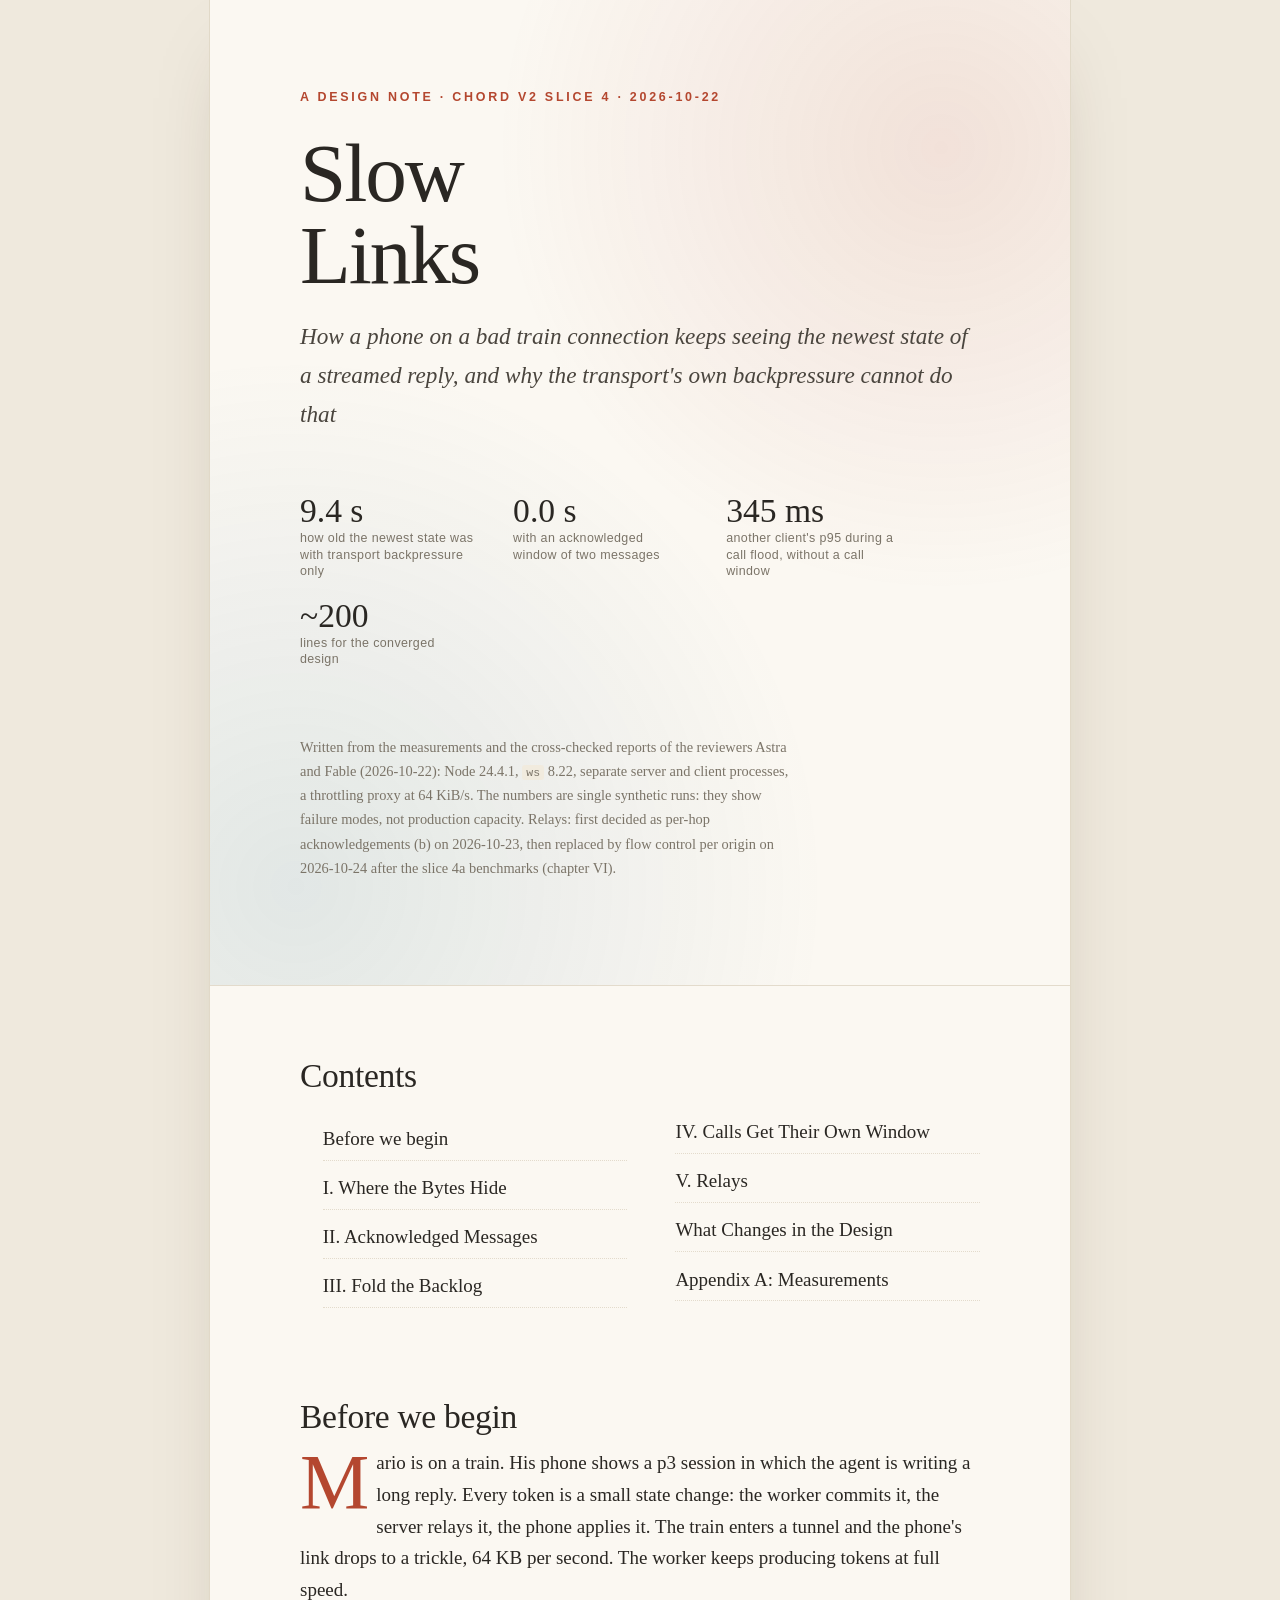
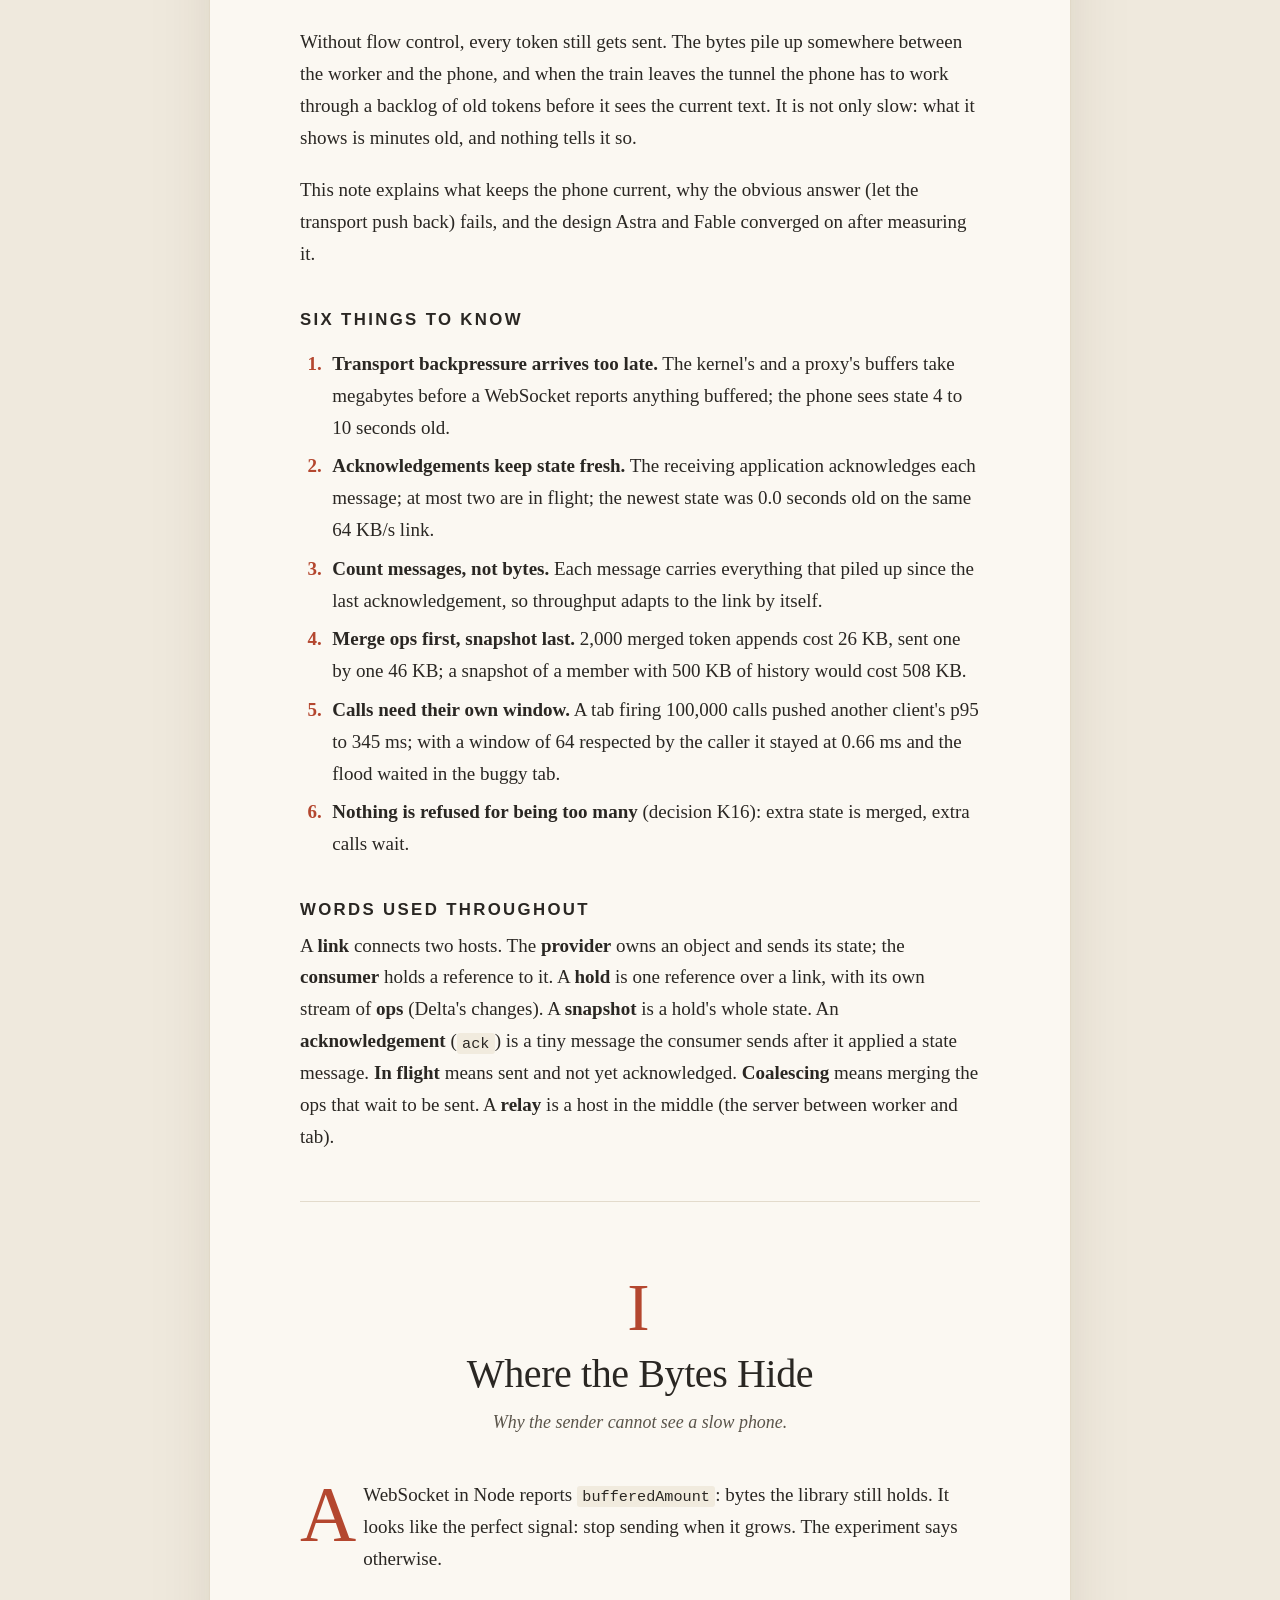
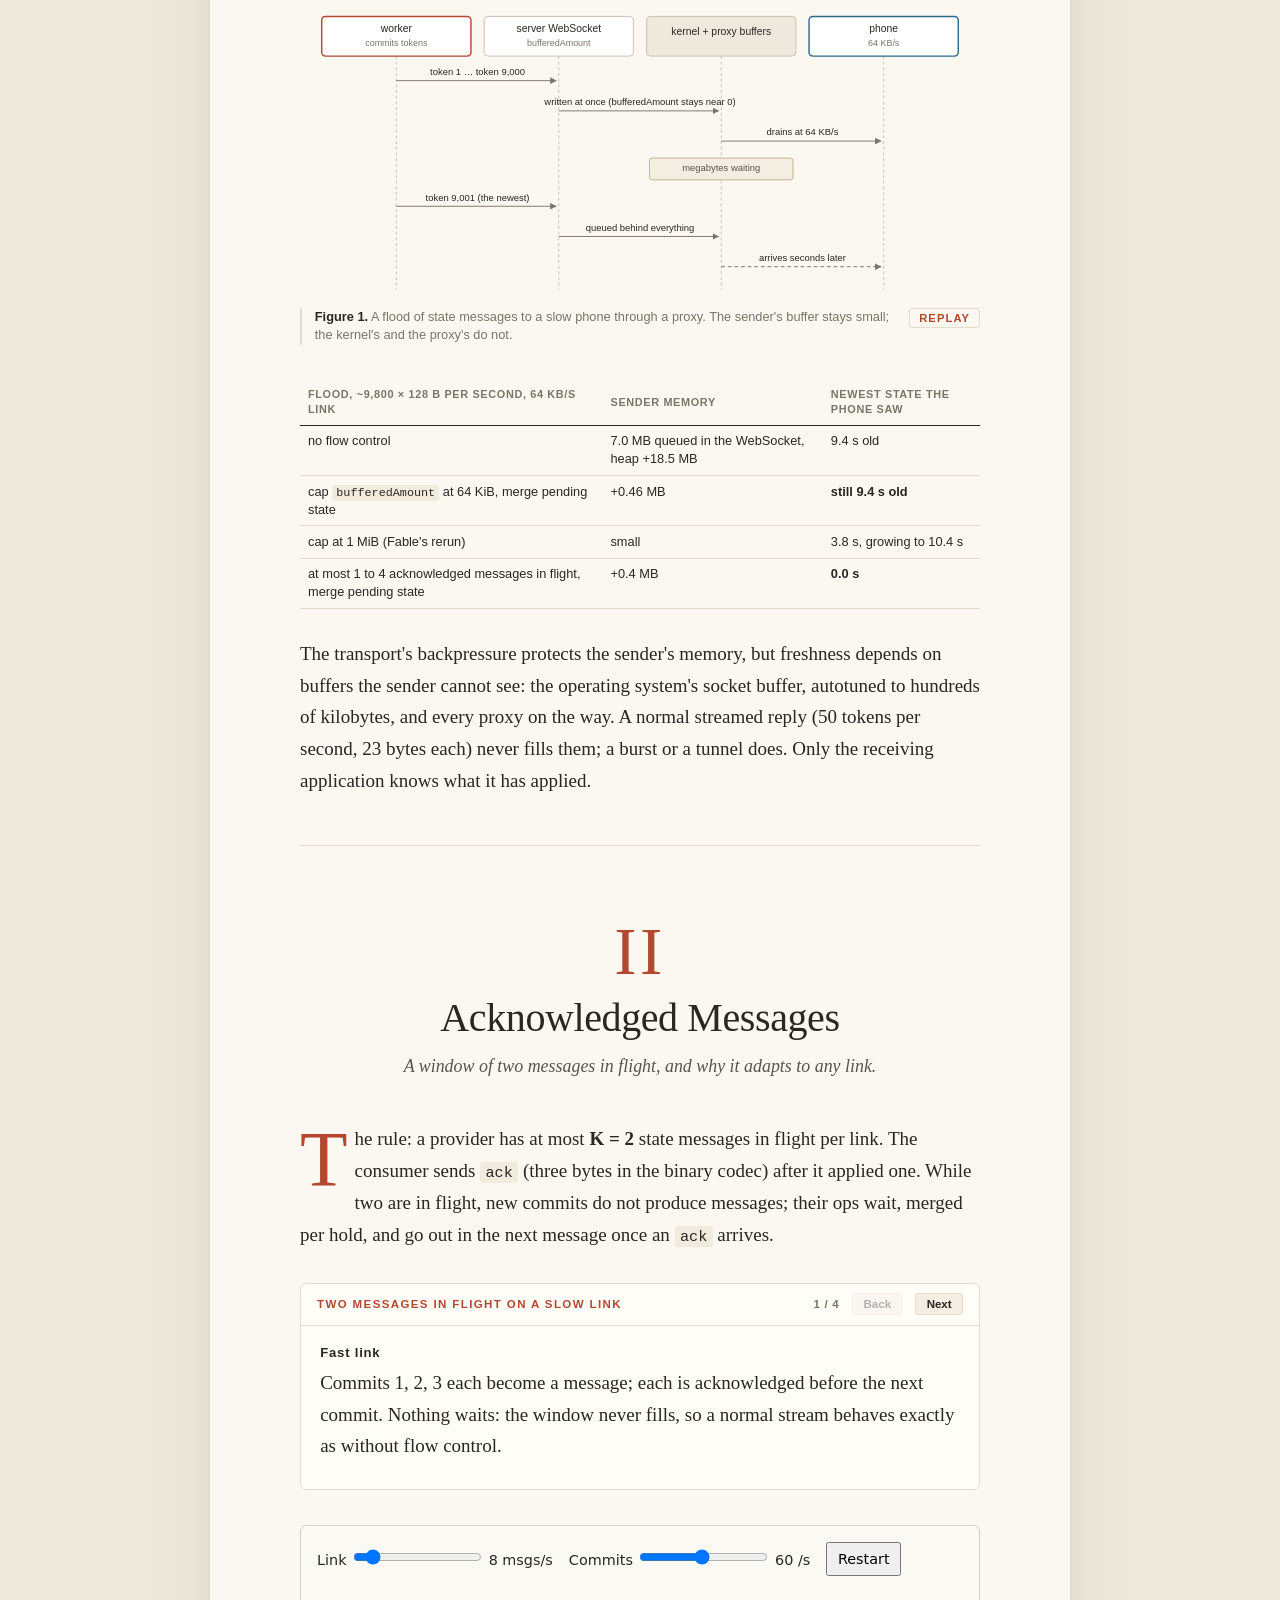
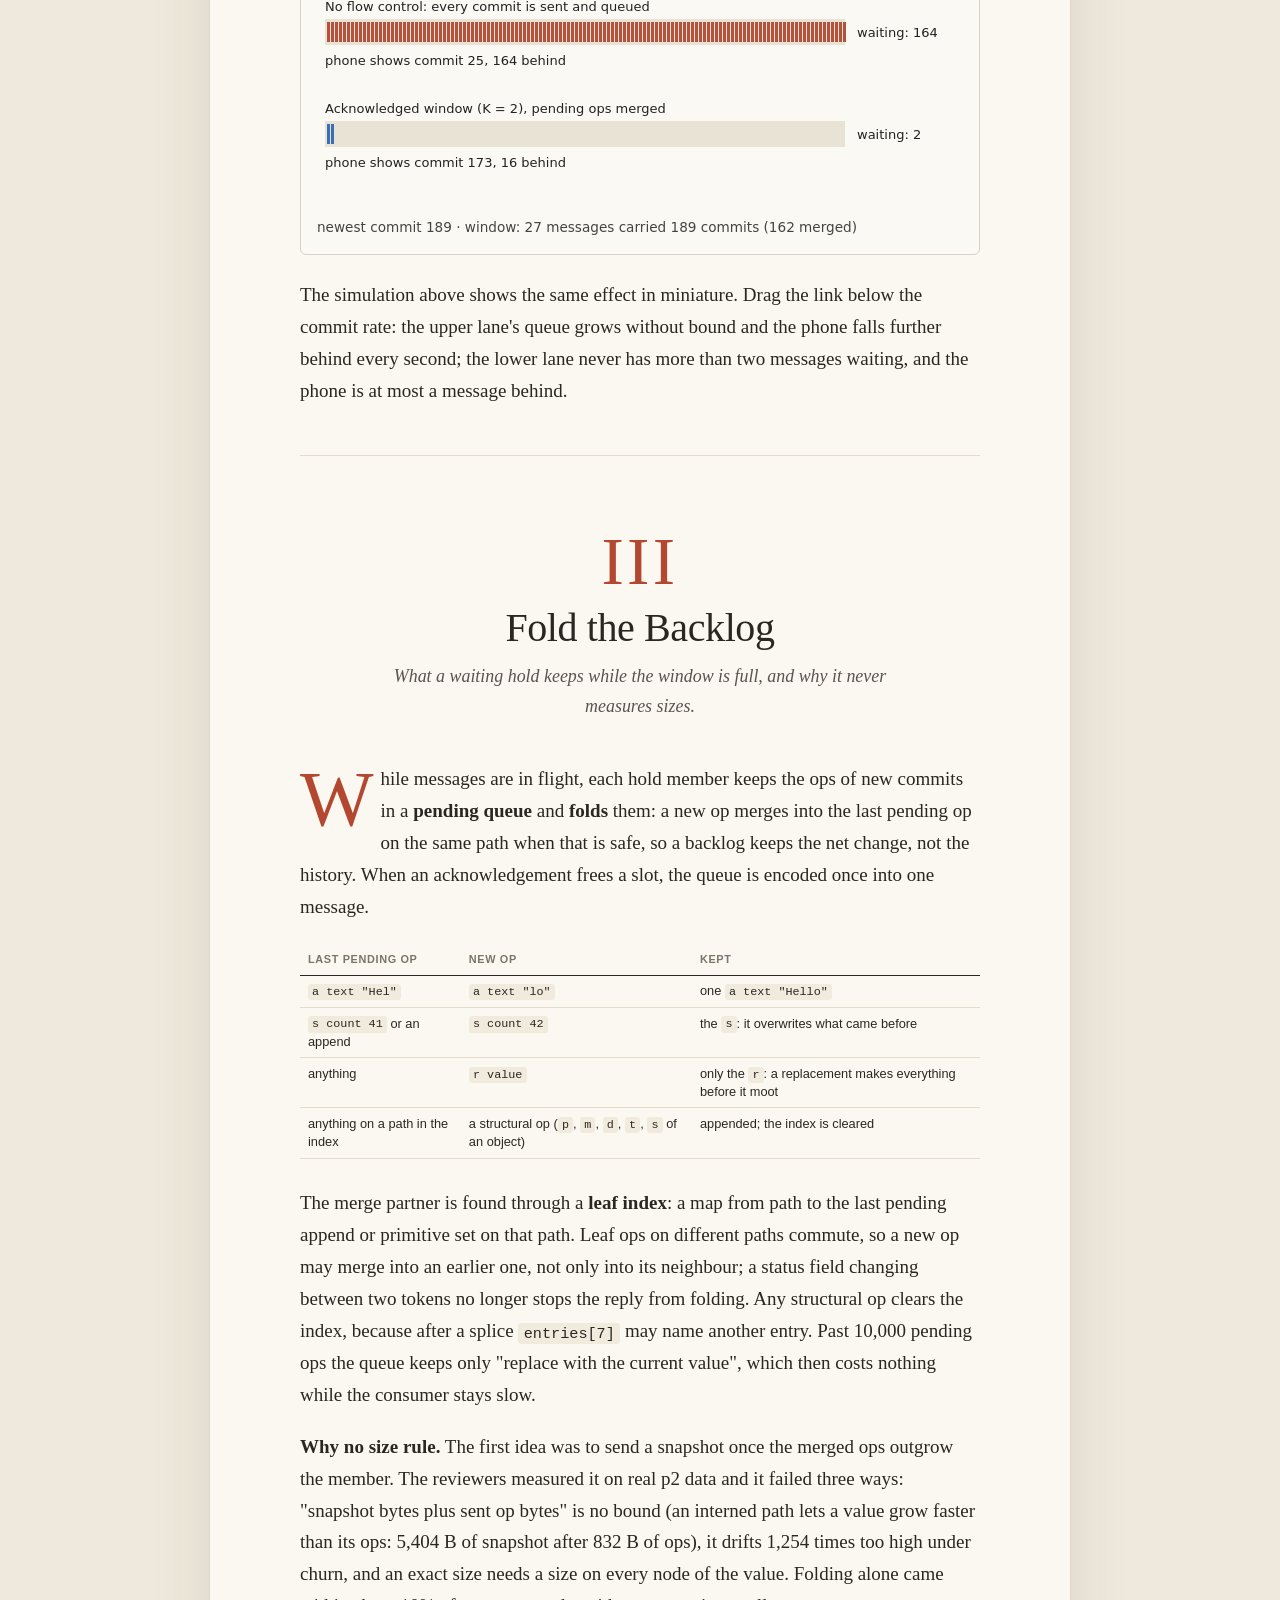
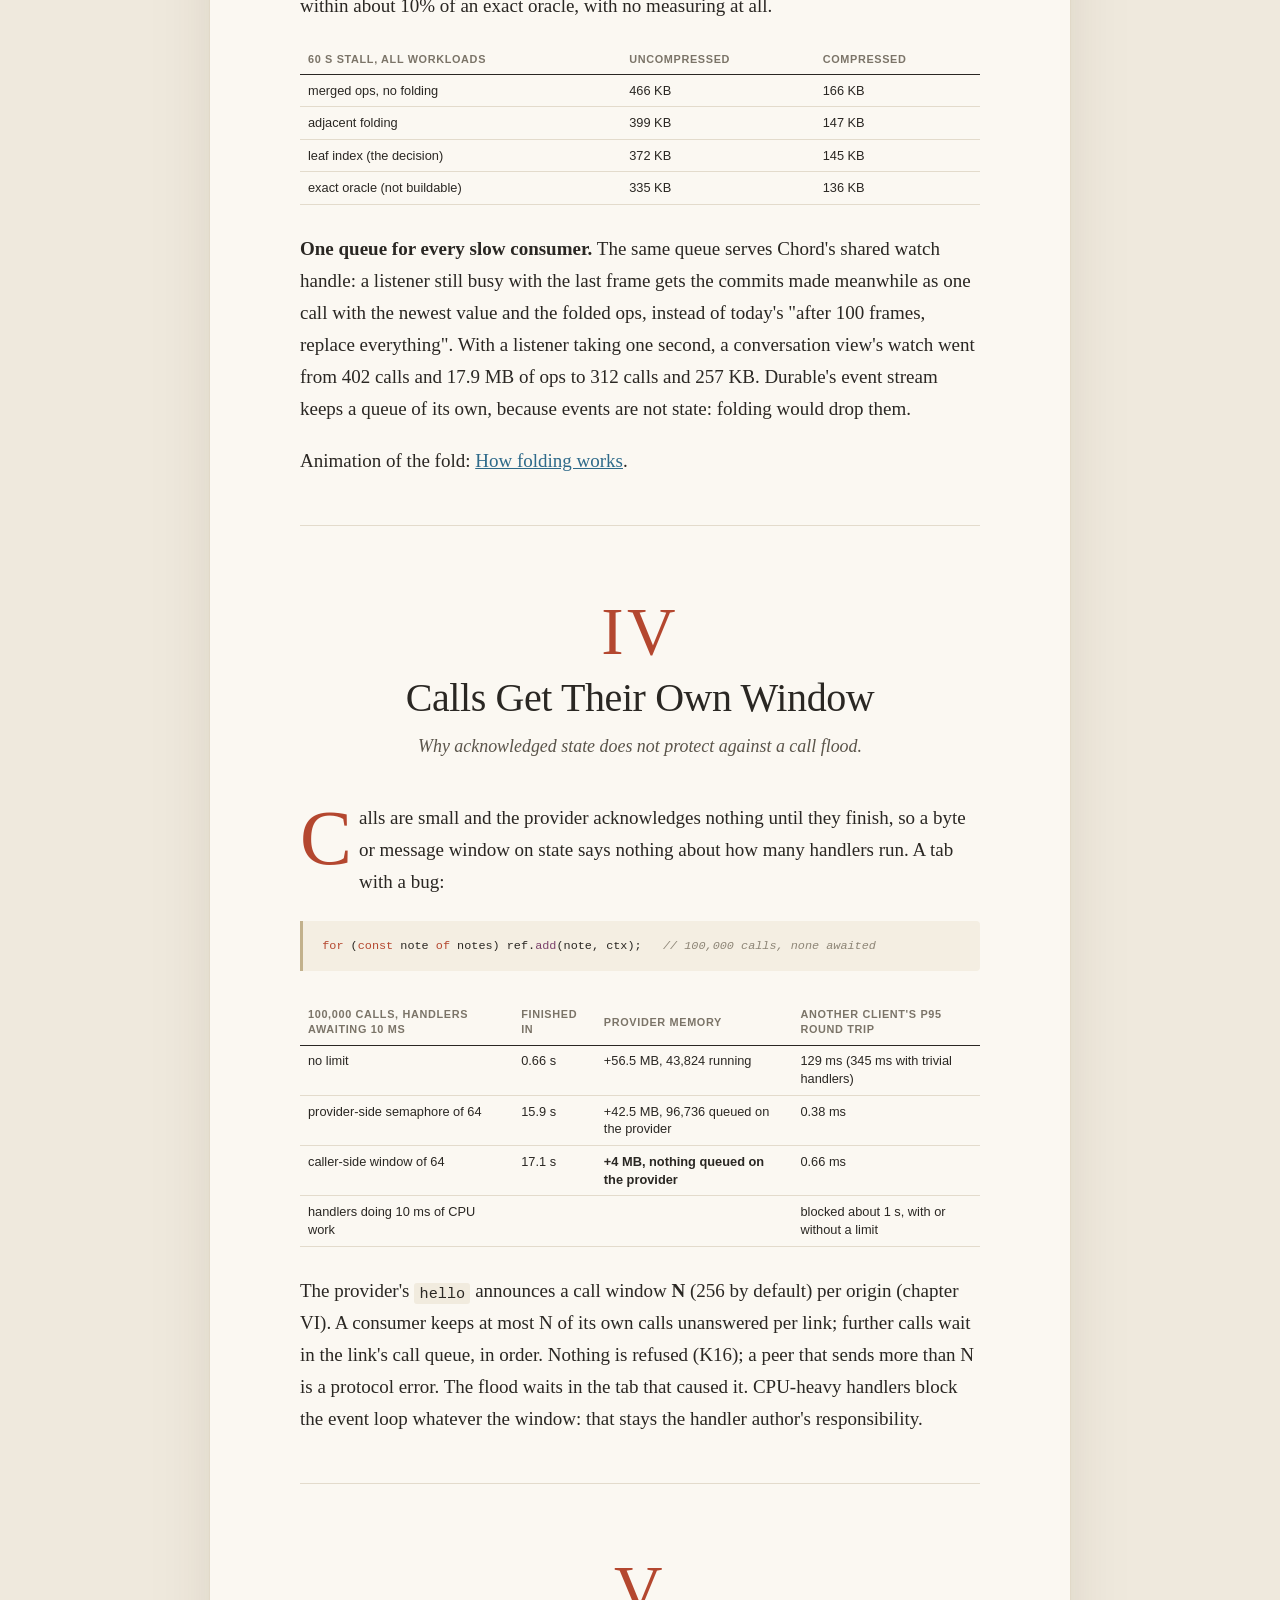
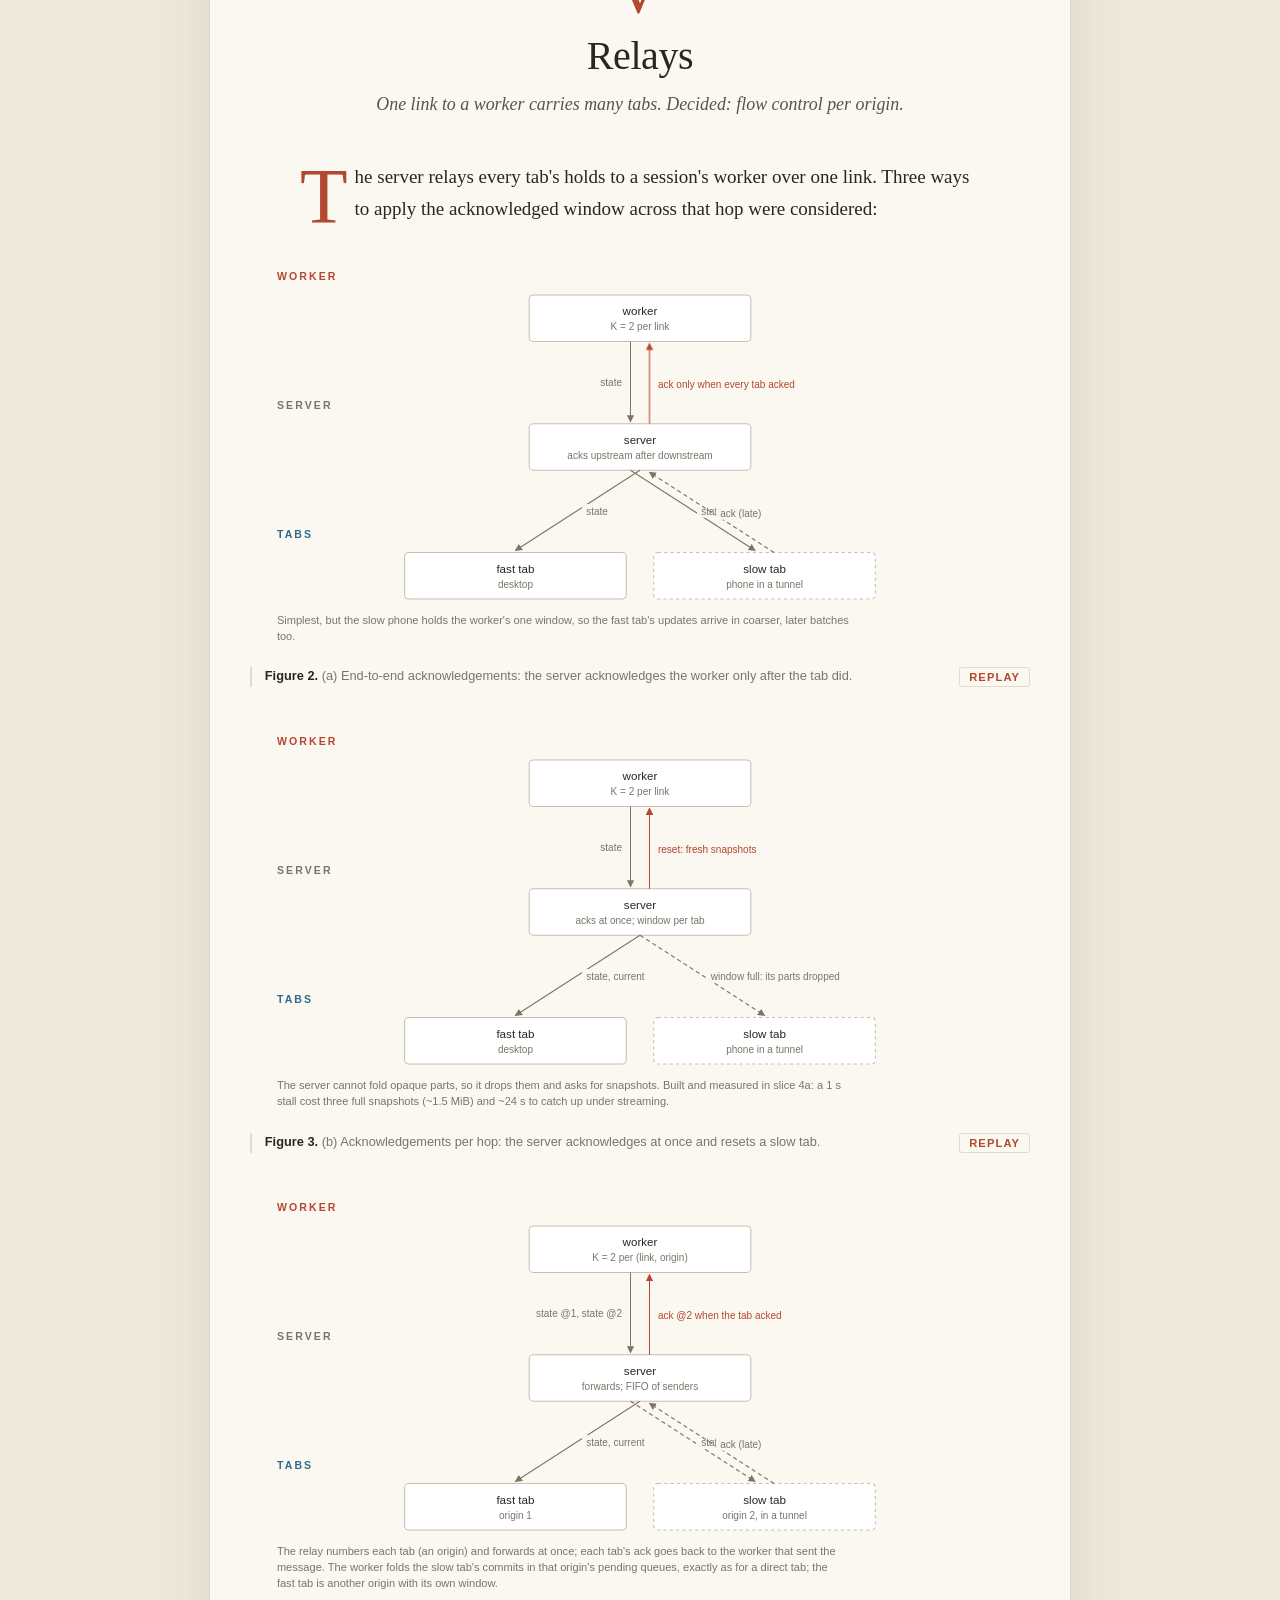
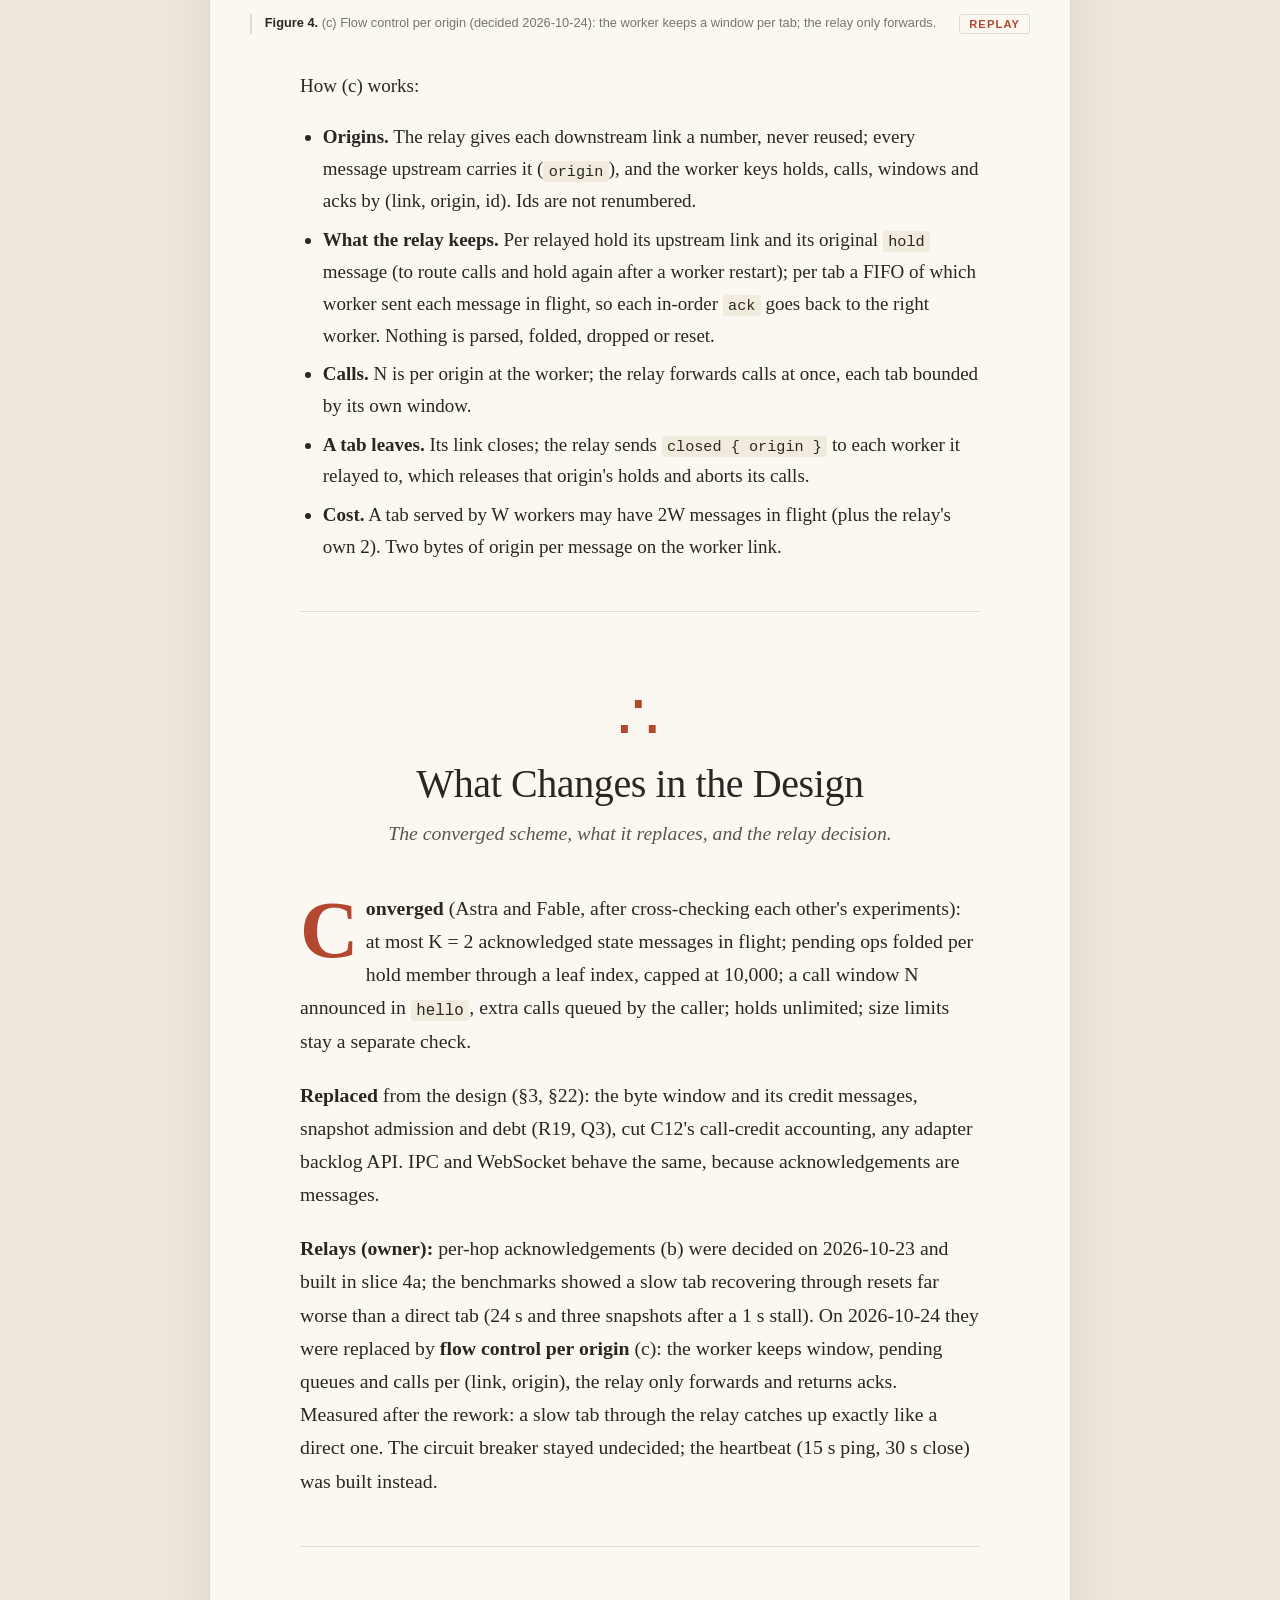
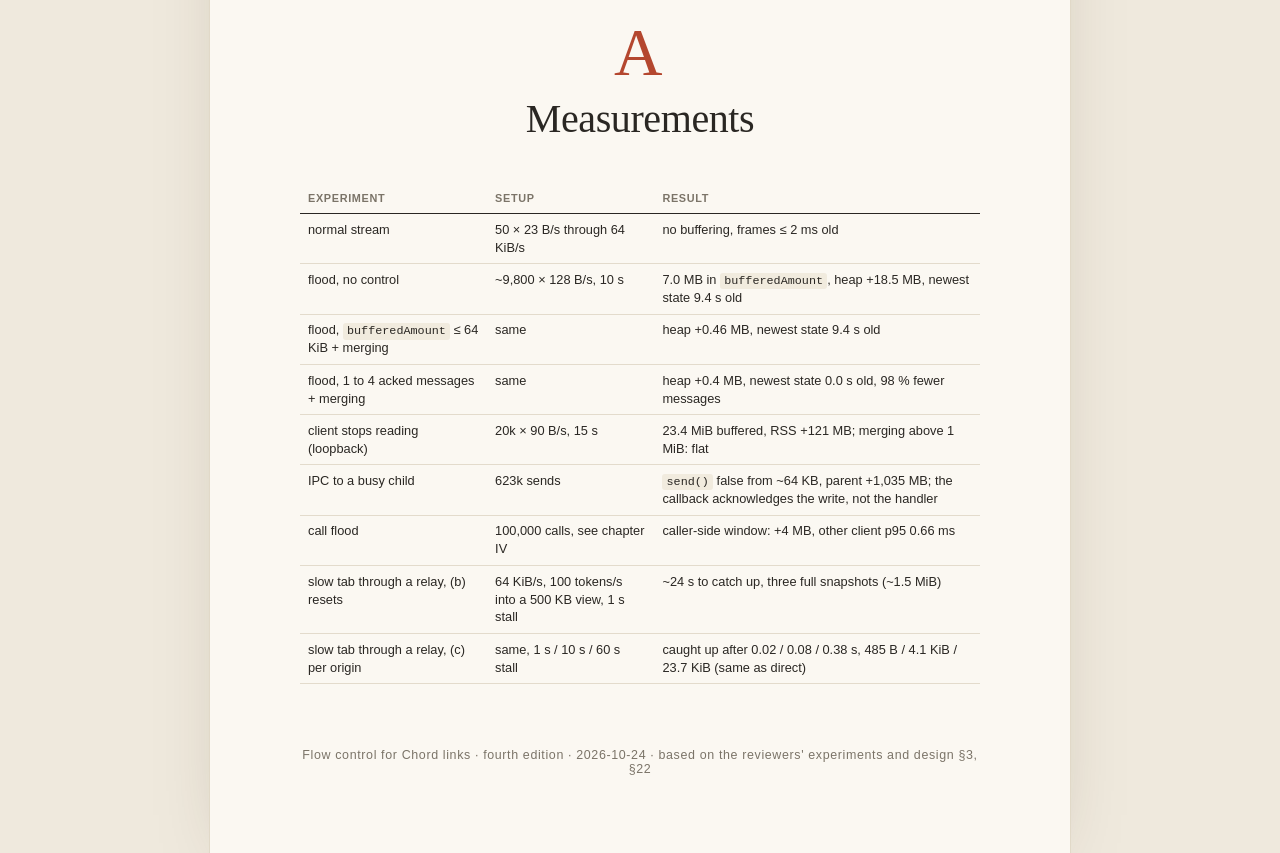
<file: packages/chord/docs/flow-control/index.html>
<!doctype html>
<html lang="en"><head><meta charset="utf-8"><meta name="viewport" content="width=device-width,initial-scale=1">
<title>Flow control for Chord links</title>
<style>

:root{--paper:#fbf8f2;--ink:#2a2723;--muted:#7b7468;--rule:#e3dbcc;--accent:#b4472f;--blue:#2e6a8a;--sand:#c2b18c;--soft:#f4eee2}
*{box-sizing:border-box}
html{background:#efe9dd}
body{margin:0;color:var(--ink);font:19px/1.68 'Iowan Old Style','Palatino Linotype',Palatino,'Book Antiqua',Georgia,serif;
 -webkit-font-smoothing:antialiased;text-rendering:optimizeLegibility}
.book{max-width:860px;margin:0 auto;background:var(--paper);box-shadow:0 0 0 1px #e1d9c8,0 30px 80px -40px rgba(60,40,10,.35);padding:0 0 4rem}
.inner{padding:0 90px}
h1,h2,h3{font-weight:400;line-height:1.15}
h2{font-size:2.1rem;margin:.2em 0 .3em;letter-spacing:-.01em}
h3{font-size:1.05rem;text-transform:uppercase;letter-spacing:.14em;margin:2.4em 0 .6em;color:var(--ink);font-weight:600;
 font-family:'Avenir Next','Helvetica Neue',sans-serif}
p{margin:0 0 1.05em;hyphens:auto;text-align:left}
code{font:.8em/1 'SF Mono',Menlo,Consolas,monospace;background:#f1ebde;padding:.1em .35em;border-radius:3px}
pre{font:.74rem/1.55 'SF Mono',Menlo,Consolas,monospace;background:#f4eee2;border-left:3px solid var(--sand);padding:1rem 1.2rem;margin:1.4rem 0 1.8rem;
 overflow-x:auto;border-radius:0 4px 4px 0;white-space:pre;tab-size:2}
pre code{background:none;padding:0;font-size:1em}
em{font-style:italic}
a{color:var(--blue)}
.cover{min-height:92vh;display:flex;flex-direction:column;justify-content:center;padding:90px;background:
 radial-gradient(circle at 85% 15%,rgba(180,71,47,.13),transparent 40%),radial-gradient(circle at 10% 90%,rgba(46,106,138,.12),transparent 45%),var(--paper);
 border-bottom:1px solid var(--rule)}
.kicker{font:600 .78rem 'Avenir Next','Helvetica Neue',sans-serif;letter-spacing:.22em;text-transform:uppercase;color:var(--accent)}
.cover h1{font-size:5.2rem;line-height:.98;margin:.35em 0 .25em;letter-spacing:-.025em}
.subtitle{font-size:1.45rem;font-style:italic;color:#4a453e;max-width:30em;text-align:left}
.cover-stats,.stats{display:flex;flex-wrap:wrap;gap:1.2rem 2.4rem;margin:2.2rem 0}
.stats{margin:1.6rem 0 1.8rem;padding:1.1rem 0;border-top:1px solid var(--rule);border-bottom:1px solid var(--rule)}
.stat b{display:block;font-size:2.1rem;font-weight:400;line-height:1.1;font-variant-numeric:lining-nums}
.stat span{font:.78rem/1.3 'Avenir Next','Helvetica Neue',sans-serif;color:var(--muted);letter-spacing:.03em;display:block;max-width:14em}
.cover-note{font-size:.9rem;color:var(--muted);max-width:34em;text-align:left;margin-top:2rem}
.toc{padding:4rem 0 2rem}
.toc ol{list-style:none;padding:0;margin:1rem 0;columns:2;column-gap:3rem}
.toc li{padding:.3rem 0;border-bottom:1px dotted var(--rule);break-inside:avoid}
.toc a{color:var(--ink);text-decoration:none}
.toc a:hover{color:var(--accent)}
.preface{padding-top:2rem}
.findings{padding-left:1.4em}
.findings li{margin:.55em 0;padding-left:.3em}
.findings li::marker{color:var(--accent);font-weight:600}
.chapter{padding-top:4.5rem;margin-top:3rem;border-top:1px solid var(--rule)}
.opener{text-align:center;margin-bottom:2.6rem}
.numeral{font-size:4.2rem;color:var(--accent);line-height:1;font-variant:small-caps;letter-spacing:.05em}
.opener h2{font-size:2.5rem;margin:.25em 0}
.lede{font-style:italic;color:#5a544a;font-size:1.12rem;max-width:30em;margin:0 auto;text-align:center}
.dropcap::first-letter{float:left;font-size:4.1em;line-height:.82;padding:.06em .09em 0 0;color:var(--accent)}
.fig{margin:2rem 0 2.2rem}
.fig.wide{margin-left:-50px;margin-right:-50px}
.fig svg{display:block;margin:0 auto}
figcaption{font:.8rem/1.45 'Avenir Next','Helvetica Neue',sans-serif;color:var(--muted);margin-top:.7rem;padding-left:.8rem;border-left:2px solid var(--rule)}
.fignum{color:var(--ink);font-weight:600}
.note{font:.86rem/1.55 'Avenir Next','Helvetica Neue',sans-serif;color:#5b5549;background:#f4eee2;border-left:3px solid var(--sand);
 padding:.9rem 1.1rem;margin:1.8rem 0;border-radius:0 4px 4px 0}
.note.review{border-left-color:var(--accent)}
.note b.tag{font-weight:600;letter-spacing:.12em;text-transform:uppercase;font-size:.72rem;color:var(--accent);display:block;margin-bottom:.3rem}
.note code{font-size:.85em}
table{width:100%;border-collapse:collapse;margin:1.4rem 0 1.8rem;font:.8rem/1.4 'Avenir Next','Helvetica Neue',sans-serif}
th{text-align:left;font-weight:600;color:var(--muted);text-transform:uppercase;letter-spacing:.06em;font-size:.68rem;border-bottom:1.5px solid var(--ink);padding:.45rem .5rem}
td{padding:.42rem .5rem;border-bottom:1px solid var(--rule);vertical-align:top}
td code{font-size:.92em}
table.num td:not(:first-child),table.num th:not(:first-child){text-align:right}
.epilogue p{font-size:1.04em}
.appendix{font-size:.92em}
.appendix ul,.chapter ul{padding-left:1.2em}
.appendix li,.chapter li{margin:.4em 0}
.colophon{text-align:center;font:.78rem 'Avenir Next','Helvetica Neue',sans-serif;color:var(--muted);margin-top:4rem;letter-spacing:.05em}
@media (max-width:760px){.inner{padding:0 22px}.cover{padding:40px 22px}.cover h1{font-size:3.2rem}.fig.wide{margin-left:0;margin-right:0}
 .toc ol{columns:1}p{text-align:left}body{font-size:17px}}
@media print{html{background:#fff}.book{box-shadow:none}.chapter{break-before:page}.fig{break-inside:avoid}}
.transcript p b{font:600 .78rem 'Avenir Next','Helvetica Neue',sans-serif;letter-spacing:.08em;text-transform:uppercase;color:var(--accent);margin-right:.3em}
pre .tk-c{color:#8d8576;font-style:italic}pre .tk-s{color:#5f7a3d}pre .tk-n{color:#a0662a}pre .tk-k{color:#b4472f}pre .tk-t{color:#2e6a8a}pre .tk-f{color:#7a3f6a}
h4{font:600 .82rem 'Avenir Next','Helvetica Neue',sans-serif;letter-spacing:.06em;margin:1.8em 0 .5em;color:var(--muted)}
.inner ul,.inner ol:not(.findings){padding-left:1.2em}
.inner li{margin:.35em 0}
blockquote{margin:1.4rem 0;padding:.2rem 0 .2rem 1.2rem;border-left:3px solid var(--rule);color:#5a544a;font-style:italic}
.fig svg text{dominant-baseline:auto}
.fig .replay{font:600 .7rem 'Avenir Next','Helvetica Neue',sans-serif;letter-spacing:.1em;text-transform:uppercase;color:var(--accent);
 background:none;border:1px solid var(--rule);border-radius:3px;padding:.2rem .55rem;margin:0 0 0 1rem;cursor:pointer;float:right}
.fig .replay:hover{border-color:var(--accent)}
.anim.armed .step{opacity:0}
.anim.armed.play .step{animation:stepIn .45s ease-out both;animation-delay:calc(var(--i) * var(--pace, .45s))}
.anim.armed.play .step.edge{animation-name:edgeIn}
@keyframes stepIn{from{opacity:0;transform:translateY(4px)}to{opacity:1;transform:none}}
@keyframes edgeIn{from{opacity:0}to{opacity:1}}
.steps{margin:2rem 0 2.2rem;border:1px solid var(--rule);border-radius:6px;background:#fffdf8}
.steps-head{display:flex;align-items:center;gap:.8rem;padding:.6rem 1rem;border-bottom:1px solid var(--rule);
 font:600 .72rem 'Avenir Next','Helvetica Neue',sans-serif;letter-spacing:.12em;text-transform:uppercase;color:var(--accent)}
.steps-head .title{flex:1}
.steps-head .count{color:var(--muted);letter-spacing:.06em}
.steps-head button{font:600 .72rem 'Avenir Next','Helvetica Neue',sans-serif;color:var(--ink);background:var(--soft);border:1px solid var(--rule);
 border-radius:3px;padding:.25rem .65rem;cursor:pointer}
.steps-head button:disabled{opacity:.35;cursor:default}
.step-panel{padding:1rem 1.2rem .4rem}
.step-panel>h4:first-child{margin-top:.2rem;color:var(--ink)}
.steps.js .step-panel{display:none}
.steps.js .step-panel.on{display:block}
.steps:not(.js) .steps-head button,.steps:not(.js) .steps-head .count{display:none}
.steps:not(.js) .step-panel+.step-panel{border-top:1px dashed var(--rule)}
.fig figcaption{display:flow-root}
.fig svg{max-width:100%;height:auto}
table{max-width:100%}
@media (max-width:760px){.inner{padding:0 20px}.cover{padding:48px 22px}.cover h1{font-size:3.2rem}.fig.wide{margin-left:0;margin-right:0}table{display:block;overflow-x:auto}.toc ol{columns:1}}
</style>


</head>
<body><div class="book">
<section class="cover">
  <div class="kicker">A design note · Chord v2 slice 4 · 2026-10-22</div>
  <h1>Slow<br>Links</h1>
  <p class="subtitle">How a phone on a bad train connection keeps seeing the newest state of a streamed reply, and why the transport&#39;s own backpressure cannot do that</p>
  <div class="cover-stats"><div class="stat"><b>9.4 s</b><span>how old the newest state was with transport backpressure only</span></div><div class="stat"><b>0.0 s</b><span>with an acknowledged window of two messages</span></div><div class="stat"><b>345 ms</b><span>another client&#39;s p95 during a call flood, without a call window</span></div><div class="stat"><b>~200</b><span>lines for the converged design</span></div></div>
  <div class="cover-note"><p>Written from the measurements and the cross-checked reports of the reviewers Astra and Fable (2026-10-22): Node 24.4.1,
<code>ws</code> 8.22, separate server and client processes, a throttling proxy at 64 KiB/s. The numbers are single synthetic
runs: they show failure modes, not production capacity. Relays: first decided as per-hop acknowledgements (b) on
2026-10-23, then replaced by flow control per origin on 2026-10-24 after the slice 4a benchmarks (chapter VI).</p>
</div>
</section><div class="inner">
<nav class="toc"><h2>Contents</h2><ol>
<li><a href="#before-we-begin">Before we begin</a></li>
<li><a href="#hidden">I. Where the Bytes Hide</a></li>
<li><a href="#acks">II. Acknowledged Messages</a></li>
<li><a href="#merge">III. Fold the Backlog</a></li>
<li><a href="#calls">IV. Calls Get Their Own Window</a></li>
<li><a href="#relays">V. Relays</a></li>
<li><a href="#what-changes-in-the-design">What Changes in the Design</a></li>
<li><a href="#measurements">Appendix A: Measurements</a></li>
</ol></nav>

<section class="preface" id="before-we-begin">
<h2>Before we begin</h2>
<p class="dropcap">Mario is on a train. His phone shows a p3 session in which the agent is writing a long reply. Every token is a small
state change: the worker commits it, the server relays it, the phone applies it. The train enters a tunnel and the
phone&#39;s link drops to a trickle, 64 KB per second. The worker keeps producing tokens at full speed.</p>
<p>Without flow control, every token still gets sent. The bytes pile up somewhere between the worker and the phone, and
when the train leaves the tunnel the phone has to work through a backlog of old tokens before it sees the current text.
It is not only slow: what it shows is minutes old, and nothing tells it so.</p>
<p>This note explains what keeps the phone current, why the obvious answer (let the transport push back) fails, and the
design Astra and Fable converged on after measuring it.</p>
<h3 id="six-things-to-know">Six things to know</h3>
<ol class="findings">
<li><strong>Transport backpressure arrives too late.</strong> The kernel&#39;s and a proxy&#39;s buffers take megabytes before a WebSocket
reports anything buffered; the phone sees state 4 to 10 seconds old.</li>
<li><strong>Acknowledgements keep state fresh.</strong> The receiving application acknowledges each message; at most two are in
flight; the newest state was 0.0 seconds old on the same 64 KB/s link.</li>
<li><strong>Count messages, not bytes.</strong> Each message carries everything that piled up since the last acknowledgement, so
throughput adapts to the link by itself.</li>
<li><strong>Merge ops first, snapshot last.</strong> 2,000 merged token appends cost 26 KB, sent one by one 46 KB; a snapshot of a
member with 500 KB of history would cost 508 KB.</li>
<li><strong>Calls need their own window.</strong> A tab firing 100,000 calls pushed another client&#39;s p95 to 345 ms; with a window of
64 respected by the caller it stayed at 0.66 ms and the flood waited in the buggy tab.</li>
<li><strong>Nothing is refused for being too many</strong> (decision K16): extra state is merged, extra calls wait.</li>
</ol>
<h3 id="words-used-throughout">Words used throughout</h3>
<p>A <strong>link</strong> connects two hosts. The <strong>provider</strong> owns an object and sends its state; the <strong>consumer</strong> holds a
reference to it. A <strong>hold</strong> is one reference over a link, with its own stream of <strong>ops</strong> (Delta&#39;s changes). A
<strong>snapshot</strong> is a hold&#39;s whole state. An <strong>acknowledgement</strong> (<code>ack</code>) is a tiny message the consumer sends after it
applied a state message. <strong>In flight</strong> means sent and not yet acknowledged. <strong>Coalescing</strong> means merging the ops that
wait to be sent. A <strong>relay</strong> is a host in the middle (the server between worker and tab).</p>
</section>

<section class="chapter" id="hidden"><header class="opener"><div class="numeral">I</div><h2>Where the Bytes Hide</h2><p class="lede">Why the sender cannot see a slow phone.</p></header>
<p class="dropcap">A WebSocket in Node reports <code>bufferedAmount</code>: bytes the library still holds. It looks like the perfect signal: stop
sending when it grows. The experiment says otherwise.</p>
<figure class="fig anim"><svg viewBox="0 0 720 307" width="100%" role="img" aria-label="A flood of state messages to a slow phone through a proxy. The sender's buffer stays small; the kernel's and the proxy's do not." xmlns="http://www.w3.org/2000/svg" style="font-family:'Avenir Next','Helvetica Neue',Helvetica,Arial,sans-serif;max-width:760px"><defs><marker id="f1m" viewBox="0 0 8 8" refX="7" refY="4" markerWidth="7" markerHeight="7" orient="auto"><path d="M0,0 L8,4 L0,8 z" fill="#7b7468"/></marker><marker id="f1a" viewBox="0 0 8 8" refX="7" refY="4" markerWidth="7" markerHeight="7" orient="auto"><path d="M0,0 L8,4 L0,8 z" fill="#b4472f"/></marker><marker id="f1b" viewBox="0 0 8 8" refX="7" refY="4" markerWidth="7" markerHeight="7" orient="auto"><path d="M0,0 L8,4 L0,8 z" fill="#2e6a8a"/></marker></defs><line x1="102" y1="52" x2="102" y2="299" stroke="#c9bfae" stroke-dasharray="3 3"/><rect x="23" y="10" width="158" height="42" rx="4" fill="#fff" stroke="#b4472f" stroke-width="1.5"/><text x="102" y="27" font-size="11" fill="#2a2723" text-anchor="middle">worker</text><text x="102" y="41" font-size="9.5" fill="#7b7468" text-anchor="middle">commits tokens</text><line x1="274" y1="52" x2="274" y2="299" stroke="#c9bfae" stroke-dasharray="3 3"/><rect x="195" y="10" width="158" height="42" rx="4" fill="#fff" stroke="#c9bfae"/><text x="274" y="27" font-size="11" fill="#2a2723" text-anchor="middle">server WebSocket</text><text x="274" y="41" font-size="9.5" fill="#7b7468" text-anchor="middle">bufferedAmount</text><line x1="446" y1="52" x2="446" y2="299" stroke="#c9bfae" stroke-dasharray="3 3"/><rect x="367" y="10" width="158" height="42" rx="4" fill="#efe9dd" stroke="#c9bfae"/><text x="446" y="30" font-size="11" fill="#2a2723" text-anchor="middle">kernel + proxy buffers</text><line x1="618" y1="52" x2="618" y2="299" stroke="#c9bfae" stroke-dasharray="3 3"/><rect x="539" y="10" width="158" height="42" rx="4" fill="#fff" stroke="#2e6a8a" stroke-width="1.5"/><text x="618" y="27" font-size="11" fill="#2a2723" text-anchor="middle">phone</text><text x="618" y="41" font-size="9.5" fill="#7b7468" text-anchor="middle">64 KB/s</text><g class="step edge" style="--i:1"><line x1="102" y1="78" x2="271" y2="78" stroke="#7b7468" marker-end="url(#f1m)"/><text x="188" y="72" font-size="10" fill="#2a2723" text-anchor="middle">token 1 … token 9,000</text></g><g class="step edge" style="--i:2"><line x1="274" y1="110" x2="443" y2="110" stroke="#7b7468" marker-end="url(#f1m)"/><text x="360" y="104" font-size="10" fill="#2a2723" text-anchor="middle">written at once (bufferedAmount stays near 0)</text></g><g class="step edge" style="--i:3"><line x1="446" y1="142" x2="615" y2="142" stroke="#7b7468" marker-end="url(#f1m)"/><text x="532" y="136" font-size="10" fill="#2a2723" text-anchor="middle">drains at 64 KB/s</text></g><g class="step" style="--i:4"><rect x="370" y="160" width="152" height="23" rx="3" fill="#f4eee2" stroke="#c2b18c"/><text x="446" y="174" font-size="10" fill="#5b5549" text-anchor="middle">megabytes waiting</text></g><g class="step edge" style="--i:5"><line x1="102" y1="211" x2="271" y2="211" stroke="#7b7468" marker-end="url(#f1m)"/><text x="188" y="205" font-size="10" fill="#2a2723" text-anchor="middle">token 9,001 (the newest)</text></g><g class="step edge" style="--i:6"><line x1="274" y1="243" x2="443" y2="243" stroke="#7b7468" marker-end="url(#f1m)"/><text x="360" y="237" font-size="10" fill="#2a2723" text-anchor="middle">queued behind everything</text></g><g class="step edge" style="--i:7"><line x1="446" y1="275" x2="615" y2="275" stroke="#7b7468" stroke-dasharray="4 3" marker-end="url(#f1m)"/><text x="532" y="269" font-size="10" fill="#2a2723" text-anchor="middle">arrives seconds later</text></g></svg><figcaption><button class="replay" type="button">Replay</button><span class="fignum">Figure 1.</span> A flood of state messages to a slow phone through a proxy. The sender&#39;s buffer stays small; the kernel&#39;s and the proxy&#39;s do not.</figcaption></figure>
<table>
<thead>
<tr>
<th>Flood, ~9,800 × 128 B per second, 64 KB/s link</th>
<th>Sender memory</th>
<th>Newest state the phone saw</th>
</tr>
</thead>
<tbody><tr>
<td>no flow control</td>
<td>7.0 MB queued in the WebSocket, heap +18.5 MB</td>
<td>9.4 s old</td>
</tr>
<tr>
<td>cap <code>bufferedAmount</code> at 64 KiB, merge pending state</td>
<td>+0.46 MB</td>
<td><strong>still 9.4 s old</strong></td>
</tr>
<tr>
<td>cap at 1 MiB (Fable&#39;s rerun)</td>
<td>small</td>
<td>3.8 s, growing to 10.4 s</td>
</tr>
<tr>
<td>at most 1 to 4 acknowledged messages in flight, merge pending state</td>
<td>+0.4 MB</td>
<td><strong>0.0 s</strong></td>
</tr>
</tbody></table>
<p>The transport&#39;s backpressure protects the sender&#39;s memory, but freshness depends on buffers the sender cannot see:
the operating system&#39;s socket buffer, autotuned to hundreds of kilobytes, and every proxy on the way. A normal
streamed reply (50 tokens per second, 23 bytes each) never fills them; a burst or a tunnel does. Only the receiving
application knows what it has applied.</p>
</section>

<section class="chapter" id="acks"><header class="opener"><div class="numeral">II</div><h2>Acknowledged Messages</h2><p class="lede">A window of two messages in flight, and why it adapts to any link.</p></header>
<p class="dropcap">The rule: a provider has at most <strong>K = 2</strong> state messages in flight per link. The consumer sends <code>ack</code> (three bytes in
the binary codec) after it applied one. While two are in flight, new commits do not produce messages; their ops wait,
merged per hold, and go out in the next message once an <code>ack</code> arrives.</p>
<div class="steps"><div class="steps-head"><span class="title">Two messages in flight on a slow link</span><span class="count"></span><button class="prev" type="button">Back</button><button class="next" type="button">Next</button></div><div class="step-panel"><h4>Fast link</h4><p>Commits 1, 2, 3 each become a message; each is acknowledged before the next commit. Nothing waits: the window never
fills, so a normal stream behaves exactly as without flow control.</p>
</div><div class="step-panel"><h4>The link slows</h4><p>Messages 1 and 2 are in flight. Commits 3 to 400 arrive; their ops are folded into the pending queue of each member
they touch (chapter III). Memory: the net change, not the history; at most 10,000 ops per member.</p>
</div><div class="step-panel"><h4>An ack arrives</h4><p><code>ack</code> for message 1. The provider sends message 3, carrying the folded ops of commits 3 to 400, encoded once.
The phone applies them as one batch and shows the newest text.</p>
</div><div class="step-panel"><h4>Self-clocking</h4><p>The slower the link, the more each message carries; the faster, the smaller and more frequent. Nobody measures
bandwidth: the acknowledgements pace the sender.</p>
</div></div>
<div id="fc-sim" style="font-family: var(--sans, system-ui); margin: 1.5rem 0; padding: 1rem; border: 1px solid #d8d2c6; border-radius: 6px; background: #fbf9f4;">
  <div style="display:flex; gap:1rem; flex-wrap:wrap; align-items:center; font-size:0.9rem;">
    <label>Link <input id="fc-rate" type="range" min="2" max="60" value="8"> <span id="fc-rate-v"></span> msgs/s</label>
    <label>Commits <input id="fc-prod" type="range" min="5" max="120" value="60"> <span id="fc-prod-v"></span> /s</label>
    <button id="fc-reset" style="font:inherit; padding:0.2rem 0.6rem;">Restart</button>
  </div>
  <canvas id="fc-canvas" width="640" height="220" style="width:100%; max-width:640px; display:block; margin-top:0.8rem;"></canvas>
  <div id="fc-stats" style="font-size:0.85rem; margin-top:0.4rem; color:#444;"></div>
</div>
<script>
(() => {
  const c = document.getElementById("fc-canvas"), g = c.getContext("2d");
  const rate = document.getElementById("fc-rate"), prod = document.getElementById("fc-prod");
  const rv = document.getElementById("fc-rate-v"), pv = document.getElementById("fc-prod-v");
  const stats = document.getElementById("fc-stats");
  let s;
  function reset() {
    s = { t: 0, commit: 0, naive: { queue: [], shown: 0, sent: 0 }, ack: { inflight: [], pending: 0, shown: 0, sent: 0, merged: 0 } };
  }
  function step(dt) {
    const r = +rate.value, p = +prod.value; rv.textContent = r; pv.textContent = p;
    s.t += dt;
    const commits = Math.floor((s.t) * p) - s.commit;
    for (let i = 0; i < commits; i++) {
      s.commit++;
      s.naive.queue.push(s.commit);
      s.ack.pending = s.commit;
    }
    // link capacity: r messages per second, shared model: each delivers one message per 1/r s
    s.naive.budget = (s.naive.budget || 0) + dt * r;
    while (s.naive.budget >= 1 && s.naive.queue.length) { s.naive.budget -= 1; s.naive.shown = s.naive.queue.shift(); s.naive.sent++; }
    s.ack.budget = (s.ack.budget || 0) + dt * r;
    while (s.ack.budget >= 1 && s.ack.inflight.length) { s.ack.budget -= 1; s.ack.shown = s.ack.inflight.shift(); }
    while (s.ack.inflight.length < 2 && s.ack.pending > (s.ack.inflight.at(-1) ?? s.ack.shown)) {
      s.ack.merged += s.ack.pending - (s.ack.inflight.at(-1) ?? s.ack.shown) - 1;
      s.ack.inflight.push(s.ack.pending); s.ack.sent++;
    }
  }
  function lane(y, label, queue, shown, color) {
    g.fillStyle = "#222"; g.font = "13px system-ui"; g.fillText(label, 8, y - 26);
    g.fillStyle = "#e9e3d6"; g.fillRect(8, y - 18, 520, 26);
    const n = Math.min(queue, 130);
    g.fillStyle = color;
    for (let i = 0; i < n; i++) g.fillRect(10 + i * 4, y - 15, 3, 20);
    g.fillStyle = "#222"; g.fillText(`waiting: ${queue}`, 540, y);
    const age = s.commit - shown;
    g.fillText(`phone shows commit ${shown}, ${age} behind`, 8, y + 28);
  }
  function draw() {
    g.clearRect(0, 0, c.width, c.height);
    lane(48, "No flow control: every commit is sent and queued", s.naive.queue.length, s.naive.shown, "#b5523b");
    lane(150, "Acknowledged window (K = 2), pending ops merged", s.ack.inflight.length, s.ack.shown, "#3b6fb5");
    stats.textContent = `newest commit ${s.commit} · window: ${s.ack.sent} messages carried ${s.commit} commits (${s.ack.merged} merged)`;
  }
  let last = performance.now();
  function frame(now) { step(Math.min((now - last) / 1000, 0.1)); last = now; draw(); requestAnimationFrame(frame); }
  document.getElementById("fc-reset").onclick = reset;
  reset(); requestAnimationFrame(frame);
})();
</script>
<p>The simulation above shows the same effect in miniature. Drag the link below the commit rate: the upper lane&#39;s queue
grows without bound and the phone falls further behind every second; the lower lane never has more than two messages
waiting, and the phone is at most a message behind.</p>
</section>

<section class="chapter" id="merge"><header class="opener"><div class="numeral">III</div><h2>Fold the Backlog</h2><p class="lede">What a waiting hold keeps while the window is full, and why it never measures sizes.</p></header>
<p class="dropcap">While messages are in flight, each hold member keeps the ops of new commits in a <strong>pending queue</strong> and <strong>folds</strong> them:
a new op merges into the last pending op on the same path when that is safe, so a backlog keeps the net change, not
the history. When an acknowledgement frees a slot, the queue is encoded once into one message.</p>
<table>
<thead>
<tr>
<th>Last pending op</th>
<th>New op</th>
<th>Kept</th>
</tr>
</thead>
<tbody><tr>
<td><code>a text &quot;Hel&quot;</code></td>
<td><code>a text &quot;lo&quot;</code></td>
<td>one <code>a text &quot;Hello&quot;</code></td>
</tr>
<tr>
<td><code>s count 41</code> or an append</td>
<td><code>s count 42</code></td>
<td>the <code>s</code>: it overwrites what came before</td>
</tr>
<tr>
<td>anything</td>
<td><code>r value</code></td>
<td>only the <code>r</code>: a replacement makes everything before it moot</td>
</tr>
<tr>
<td>anything on a path in the index</td>
<td>a structural op (<code>p</code>, <code>m</code>, <code>d</code>, <code>t</code>, <code>s</code> of an object)</td>
<td>appended; the index is cleared</td>
</tr>
</tbody></table>
<p>The merge partner is found through a <strong>leaf index</strong>: a map from path to the last pending append or primitive set on
that path. Leaf ops on different paths commute, so a new op may merge into an earlier one, not only into its
neighbour; a status field changing between two tokens no longer stops the reply from folding. Any structural op
clears the index, because after a splice <code>entries[7]</code> may name another entry. Past 10,000 pending ops the queue keeps
only &quot;replace with the current value&quot;, which then costs nothing while the consumer stays slow.</p>
<p><strong>Why no size rule.</strong> The first idea was to send a snapshot once the merged ops outgrow the member. The reviewers
measured it on real p2 data and it failed three ways: &quot;snapshot bytes plus sent op bytes&quot; is no bound (an interned path
lets a value grow faster than its ops: 5,404 B of snapshot after 832 B of ops), it drifts 1,254 times too high under
churn, and an exact size needs a size on every node of the value. Folding alone came within about 10% of an exact
oracle, with no measuring at all.</p>
<table>
<thead>
<tr>
<th>60 s stall, all workloads</th>
<th>Uncompressed</th>
<th>Compressed</th>
</tr>
</thead>
<tbody><tr>
<td>merged ops, no folding</td>
<td>466 KB</td>
<td>166 KB</td>
</tr>
<tr>
<td>adjacent folding</td>
<td>399 KB</td>
<td>147 KB</td>
</tr>
<tr>
<td>leaf index (the decision)</td>
<td>372 KB</td>
<td>145 KB</td>
</tr>
<tr>
<td>exact oracle (not buildable)</td>
<td>335 KB</td>
<td>136 KB</td>
</tr>
</tbody></table>
<p><strong>One queue for every slow consumer.</strong> The same queue serves Chord&#39;s shared watch handle: a listener still busy with
the last frame gets the commits made meanwhile as one call with the newest value and the folded ops, instead of
today&#39;s &quot;after 100 frames, replace everything&quot;. With a listener taking one second, a conversation view&#39;s watch went
from 402 calls and 17.9 MB of ops to 312 calls and 257 KB. Durable&#39;s event stream keeps a queue of its own, because
events are not state: folding would drop them.</p>
<p>Animation of the fold: <a href="https://radius.earendil.com/artifact/01m5nc9s24e9kscppen2fxgwye">How folding works</a>.</p>
</section>

<section class="chapter" id="calls"><header class="opener"><div class="numeral">IV</div><h2>Calls Get Their Own Window</h2><p class="lede">Why acknowledged state does not protect against a call flood.</p></header>
<p class="dropcap">Calls are small and the provider acknowledges nothing until they finish, so a byte or message window on state says
nothing about how many handlers run. A tab with a bug:</p>
<pre><code><span class="tk-k">for</span> (<span class="tk-k">const</span> note <span class="tk-k">of</span> notes) ref.<span class="tk-f">add</span>(note, ctx);   <span class="tk-c">// 100,000 calls, none awaited</span></code></pre>
<table>
<thead>
<tr>
<th>100,000 calls, handlers awaiting 10 ms</th>
<th>Finished in</th>
<th>Provider memory</th>
<th>Another client&#39;s p95 round trip</th>
</tr>
</thead>
<tbody><tr>
<td>no limit</td>
<td>0.66 s</td>
<td>+56.5 MB, 43,824 running</td>
<td>129 ms (345 ms with trivial handlers)</td>
</tr>
<tr>
<td>provider-side semaphore of 64</td>
<td>15.9 s</td>
<td>+42.5 MB, 96,736 queued on the provider</td>
<td>0.38 ms</td>
</tr>
<tr>
<td>caller-side window of 64</td>
<td>17.1 s</td>
<td><strong>+4 MB, nothing queued on the provider</strong></td>
<td>0.66 ms</td>
</tr>
<tr>
<td>handlers doing 10 ms of CPU work</td>
<td></td>
<td></td>
<td>blocked about 1 s, with or without a limit</td>
</tr>
</tbody></table>
<p>The provider&#39;s <code>hello</code> announces a call window <strong>N</strong> (256 by default) per origin (chapter VI). A consumer keeps at
most N of its own calls unanswered per link; further calls wait in the link&#39;s call queue, in order. Nothing is refused (K16); a peer that sends
more than N is a protocol error. The flood waits in the tab that caused it. CPU-heavy handlers block the event loop
whatever the window: that stays the handler author&#39;s responsibility.</p>
</section>

<section class="chapter" id="relays"><header class="opener"><div class="numeral">V</div><h2>Relays</h2><p class="lede">One link to a worker carries many tabs. Decided: flow control per origin.</p></header>
<p class="dropcap">The server relays every tab&#39;s holds to a session&#39;s worker over one link. Three ways to apply the acknowledged window
across that hop were considered:</p>
<figure class="fig wide anim"><svg viewBox="0 0 720 378" width="100%" role="img" aria-label="(a) End-to-end acknowledgements: the server acknowledges the worker only after the tab did." xmlns="http://www.w3.org/2000/svg" style="font-family:'Avenir Next','Helvetica Neue',Helvetica,Arial,sans-serif;max-width:760px"><defs><marker id="f2m" viewBox="0 0 8 8" refX="7" refY="4" markerWidth="7" markerHeight="7" orient="auto"><path d="M0,0 L8,4 L0,8 z" fill="#7b7468"/></marker><marker id="f2a" viewBox="0 0 8 8" refX="7" refY="4" markerWidth="7" markerHeight="7" orient="auto"><path d="M0,0 L8,4 L0,8 z" fill="#b4472f"/></marker><marker id="f2b" viewBox="0 0 8 8" refX="7" refY="4" markerWidth="7" markerHeight="7" orient="auto"><path d="M0,0 L8,4 L0,8 z" fill="#2e6a8a"/></marker></defs><text x="16" y="22" font-size="10" fill="#b4472f" text-anchor="start" font-weight="600" letter-spacing="2">WORKER</text><text x="16" y="144" font-size="10" fill="#7b7468" text-anchor="start" font-weight="600" letter-spacing="2">SERVER</text><text x="16" y="266" font-size="10" fill="#2e6a8a" text-anchor="start" font-weight="600" letter-spacing="2">TABS</text><g class="step" style="--i:1"><rect x="255" y="36" width="210" height="44" rx="4" fill="#fff" stroke="#c9bfae"/><text x="360" y="55.3" font-size="11" fill="#2a2723" text-anchor="middle">worker</text><text x="360" y="69.3" font-size="9.5" fill="#7b7468" text-anchor="middle">K = 2 per link</text></g><g class="step" style="--i:3"><rect x="255" y="158" width="210" height="44" rx="4" fill="#fff" stroke="#c9bfae"/><text x="360" y="177.3" font-size="11" fill="#2a2723" text-anchor="middle">server</text><text x="360" y="191.3" font-size="9.5" fill="#7b7468" text-anchor="middle">acks upstream after downstream</text></g><g class="step" style="--i:5"><rect x="137" y="280" width="210" height="44" rx="4" fill="#fff" stroke="#c9bfae"/><text x="242" y="299.3" font-size="11" fill="#2a2723" text-anchor="middle">fast tab</text><text x="242" y="313.3" font-size="9.5" fill="#7b7468" text-anchor="middle">desktop</text></g><g class="step" style="--i:7"><rect x="373" y="280" width="210" height="44" rx="4" fill="#fff" stroke="#c9bfae" stroke-dasharray="3 3"/><text x="478" y="299.3" font-size="11" fill="#2a2723" text-anchor="middle">slow tab</text><text x="478" y="313.3" font-size="9.5" fill="#7b7468" text-anchor="middle">phone in a tunnel</text></g><g class="step edge" style="--i:2"><path d="M351 80 L351 156" fill="none" stroke="#7b7468" marker-end="url(#f2m)"/><rect x="312.7" y="112" width="34.3" height="13" fill="#fbf8f2" opacity=".92"/><text x="343" y="122" font-size="9.5" fill="#7b7468" text-anchor="end">state</text></g><g class="step edge" style="--i:4"><path d="M360 202 L242 278" fill="none" stroke="#7b7468" marker-end="url(#f2m)"/><rect x="305" y="234" width="34.3" height="13" fill="#fbf8f2" opacity=".92"/><text x="309" y="244" font-size="9.5" fill="#7b7468" text-anchor="start">state</text></g><g class="step edge" style="--i:6"><path d="M351 202 L469 278" fill="none" stroke="#7b7468" marker-end="url(#f2m)"/><rect x="414" y="234" width="65.9" height="13" fill="#fbf8f2" opacity=".92"/><text x="418" y="244" font-size="9.5" fill="#7b7468" text-anchor="start">state, slow</text></g><g class="step edge" style="--i:8"><path d="M487 280 L369 204" fill="none" stroke="#7b7468" stroke-dasharray="4 3" marker-end="url(#f2m)"/><rect x="432" y="236" width="60.7" height="13" fill="#fbf8f2" opacity=".92"/><text x="436" y="246" font-size="9.5" fill="#7b7468" text-anchor="start">ack (late)</text></g><g class="step edge" style="--i:9"><path d="M369 158 L369 82" fill="none" stroke="#b4472f" marker-end="url(#f2a)"/><rect x="373" y="114" width="160.8" height="13" fill="#fbf8f2" opacity=".92"/><text x="377" y="124" font-size="9.5" fill="#b4472f" text-anchor="start">ack only when every tab acked</text></g><text x="16" y="348" font-size="10.5" fill="#7b7468" text-anchor="start">Simplest, but the slow phone holds the worker's one window, so the fast tab's updates arrive in coarser, later batches</text><text x="16" y="363" font-size="10.5" fill="#7b7468" text-anchor="start">too.</text></svg><figcaption><button class="replay" type="button">Replay</button><span class="fignum">Figure 2.</span> (a) End-to-end acknowledgements: the server acknowledges the worker only after the tab did.</figcaption></figure>
<figure class="fig wide anim"><svg viewBox="0 0 720 378" width="100%" role="img" aria-label="(b) Acknowledgements per hop: the server acknowledges at once and resets a slow tab." xmlns="http://www.w3.org/2000/svg" style="font-family:'Avenir Next','Helvetica Neue',Helvetica,Arial,sans-serif;max-width:760px"><defs><marker id="f3m" viewBox="0 0 8 8" refX="7" refY="4" markerWidth="7" markerHeight="7" orient="auto"><path d="M0,0 L8,4 L0,8 z" fill="#7b7468"/></marker><marker id="f3a" viewBox="0 0 8 8" refX="7" refY="4" markerWidth="7" markerHeight="7" orient="auto"><path d="M0,0 L8,4 L0,8 z" fill="#b4472f"/></marker><marker id="f3b" viewBox="0 0 8 8" refX="7" refY="4" markerWidth="7" markerHeight="7" orient="auto"><path d="M0,0 L8,4 L0,8 z" fill="#2e6a8a"/></marker></defs><text x="16" y="22" font-size="10" fill="#b4472f" text-anchor="start" font-weight="600" letter-spacing="2">WORKER</text><text x="16" y="144" font-size="10" fill="#7b7468" text-anchor="start" font-weight="600" letter-spacing="2">SERVER</text><text x="16" y="266" font-size="10" fill="#2e6a8a" text-anchor="start" font-weight="600" letter-spacing="2">TABS</text><g class="step" style="--i:1"><rect x="255" y="36" width="210" height="44" rx="4" fill="#fff" stroke="#c9bfae"/><text x="360" y="55.3" font-size="11" fill="#2a2723" text-anchor="middle">worker</text><text x="360" y="69.3" font-size="9.5" fill="#7b7468" text-anchor="middle">K = 2 per link</text></g><g class="step" style="--i:3"><rect x="255" y="158" width="210" height="44" rx="4" fill="#fff" stroke="#c9bfae"/><text x="360" y="177.3" font-size="11" fill="#2a2723" text-anchor="middle">server</text><text x="360" y="191.3" font-size="9.5" fill="#7b7468" text-anchor="middle">acks at once; window per tab</text></g><g class="step" style="--i:6"><rect x="137" y="280" width="210" height="44" rx="4" fill="#fff" stroke="#c9bfae"/><text x="242" y="299.3" font-size="11" fill="#2a2723" text-anchor="middle">fast tab</text><text x="242" y="313.3" font-size="9.5" fill="#7b7468" text-anchor="middle">desktop</text></g><g class="step" style="--i:8"><rect x="373" y="280" width="210" height="44" rx="4" fill="#fff" stroke="#c9bfae" stroke-dasharray="3 3"/><text x="478" y="299.3" font-size="11" fill="#2a2723" text-anchor="middle">slow tab</text><text x="478" y="313.3" font-size="9.5" fill="#7b7468" text-anchor="middle">phone in a tunnel</text></g><g class="step edge" style="--i:2"><path d="M351 80 L351 156" fill="none" stroke="#7b7468" marker-end="url(#f3m)"/><rect x="312.7" y="112" width="34.3" height="13" fill="#fbf8f2" opacity=".92"/><text x="343" y="122" font-size="9.5" fill="#7b7468" text-anchor="end">state</text></g><g class="step edge" style="--i:4"><path d="M369 158 L369 82" fill="none" stroke="#b4472f" marker-end="url(#f3a)"/><rect x="373" y="114" width="65.9" height="13" fill="#fbf8f2" opacity=".92"/><text x="377" y="124" font-size="9.5" fill="#b4472f" text-anchor="start">ack at once</text></g><g class="step edge" style="--i:5"><path d="M360 202 L242 278" fill="none" stroke="#7b7468" marker-end="url(#f3m)"/><rect x="305" y="234" width="81.8" height="13" fill="#fbf8f2" opacity=".92"/><text x="309" y="244" font-size="9.5" fill="#7b7468" text-anchor="start">state, current</text></g><g class="step edge" style="--i:7"><path d="M360 202 L478 278" fill="none" stroke="#7b7468" stroke-dasharray="4 3" marker-end="url(#f3m)"/><rect x="423" y="234" width="166" height="13" fill="#fbf8f2" opacity=".92"/><text x="427" y="244" font-size="9.5" fill="#7b7468" text-anchor="start">window full: its parts dropped</text></g><g class="step edge" style="--i:9"><path d="M369 158 L369 82" fill="none" stroke="#b4472f" marker-end="url(#f3a)"/><rect x="373" y="114" width="123.9" height="13" fill="#fbf8f2" opacity=".92"/><text x="377" y="124" font-size="9.5" fill="#b4472f" text-anchor="start">reset: fresh snapshots</text></g><text x="16" y="348" font-size="10.5" fill="#7b7468" text-anchor="start">The server cannot fold opaque parts, so it drops them and asks for snapshots. Built and measured in slice 4a: a 1 s</text><text x="16" y="363" font-size="10.5" fill="#7b7468" text-anchor="start">stall cost three full snapshots (~1.5 MiB) and ~24 s to catch up under streaming.</text></svg><figcaption><button class="replay" type="button">Replay</button><span class="fignum">Figure 3.</span> (b) Acknowledgements per hop: the server acknowledges at once and resets a slow tab.</figcaption></figure>
<figure class="fig wide anim"><svg viewBox="0 0 720 393" width="100%" role="img" aria-label="(c) Flow control per origin (decided 2026-10-24): the worker keeps a window per tab; the relay only forwards." xmlns="http://www.w3.org/2000/svg" style="font-family:'Avenir Next','Helvetica Neue',Helvetica,Arial,sans-serif;max-width:760px"><defs><marker id="f4m" viewBox="0 0 8 8" refX="7" refY="4" markerWidth="7" markerHeight="7" orient="auto"><path d="M0,0 L8,4 L0,8 z" fill="#7b7468"/></marker><marker id="f4a" viewBox="0 0 8 8" refX="7" refY="4" markerWidth="7" markerHeight="7" orient="auto"><path d="M0,0 L8,4 L0,8 z" fill="#b4472f"/></marker><marker id="f4b" viewBox="0 0 8 8" refX="7" refY="4" markerWidth="7" markerHeight="7" orient="auto"><path d="M0,0 L8,4 L0,8 z" fill="#2e6a8a"/></marker></defs><text x="16" y="22" font-size="10" fill="#b4472f" text-anchor="start" font-weight="600" letter-spacing="2">WORKER</text><text x="16" y="144" font-size="10" fill="#7b7468" text-anchor="start" font-weight="600" letter-spacing="2">SERVER</text><text x="16" y="266" font-size="10" fill="#2e6a8a" text-anchor="start" font-weight="600" letter-spacing="2">TABS</text><g class="step" style="--i:1"><rect x="255" y="36" width="210" height="44" rx="4" fill="#fff" stroke="#c9bfae"/><text x="360" y="55.3" font-size="11" fill="#2a2723" text-anchor="middle">worker</text><text x="360" y="69.3" font-size="9.5" fill="#7b7468" text-anchor="middle">K = 2 per (link, origin)</text></g><g class="step" style="--i:3"><rect x="255" y="158" width="210" height="44" rx="4" fill="#fff" stroke="#c9bfae"/><text x="360" y="177.3" font-size="11" fill="#2a2723" text-anchor="middle">server</text><text x="360" y="191.3" font-size="9.5" fill="#7b7468" text-anchor="middle">forwards; FIFO of senders</text></g><g class="step" style="--i:5"><rect x="137" y="280" width="210" height="44" rx="4" fill="#fff" stroke="#c9bfae"/><text x="242" y="299.3" font-size="11" fill="#2a2723" text-anchor="middle">fast tab</text><text x="242" y="313.3" font-size="9.5" fill="#7b7468" text-anchor="middle">origin 1</text></g><g class="step" style="--i:7"><rect x="373" y="280" width="210" height="44" rx="4" fill="#fff" stroke="#c9bfae" stroke-dasharray="3 3"/><text x="478" y="299.3" font-size="11" fill="#2a2723" text-anchor="middle">slow tab</text><text x="478" y="313.3" font-size="9.5" fill="#7b7468" text-anchor="middle">origin 2, in a tunnel</text></g><g class="step edge" style="--i:2"><path d="M351 80 L351 156" fill="none" stroke="#7b7468" marker-end="url(#f4m)"/><rect x="244.2" y="112" width="102.8" height="13" fill="#fbf8f2" opacity=".92"/><text x="343" y="122" font-size="9.5" fill="#7b7468" text-anchor="end">state @1, state @2</text></g><g class="step edge" style="--i:4"><path d="M360 202 L242 278" fill="none" stroke="#7b7468" marker-end="url(#f4m)"/><rect x="305" y="234" width="81.8" height="13" fill="#fbf8f2" opacity=".92"/><text x="309" y="244" font-size="9.5" fill="#7b7468" text-anchor="start">state, current</text></g><g class="step edge" style="--i:6"><path d="M351 202 L469 278" fill="none" stroke="#7b7468" stroke-dasharray="4 3" marker-end="url(#f4m)"/><rect x="414" y="234" width="65.9" height="13" fill="#fbf8f2" opacity=".92"/><text x="418" y="244" font-size="9.5" fill="#7b7468" text-anchor="start">state, slow</text></g><g class="step edge" style="--i:8"><path d="M487 280 L369 204" fill="none" stroke="#7b7468" stroke-dasharray="4 3" marker-end="url(#f4m)"/><rect x="432" y="236" width="60.7" height="13" fill="#fbf8f2" opacity=".92"/><text x="436" y="246" font-size="9.5" fill="#7b7468" text-anchor="start">ack (late)</text></g><g class="step edge" style="--i:9"><path d="M369 158 L369 82" fill="none" stroke="#b4472f" marker-end="url(#f4a)"/><rect x="373" y="114" width="139.7" height="13" fill="#fbf8f2" opacity=".92"/><text x="377" y="124" font-size="9.5" fill="#b4472f" text-anchor="start">ack @2 when the tab acked</text></g><text x="16" y="348" font-size="10.5" fill="#7b7468" text-anchor="start">The relay numbers each tab (an origin) and forwards at once; each tab's ack goes back to the worker that sent the</text><text x="16" y="363" font-size="10.5" fill="#7b7468" text-anchor="start">message. The worker folds the slow tab's commits in that origin's pending queues, exactly as for a direct tab; the</text><text x="16" y="378" font-size="10.5" fill="#7b7468" text-anchor="start">fast tab is another origin with its own window.</text></svg><figcaption><button class="replay" type="button">Replay</button><span class="fignum">Figure 4.</span> (c) Flow control per origin (decided 2026-10-24): the worker keeps a window per tab; the relay only forwards.</figcaption></figure>
<p>How (c) works:</p>
<ul>
<li><strong>Origins.</strong> The relay gives each downstream link a number, never reused; every message upstream carries it
(<code>origin</code>), and the worker keys holds, calls, windows and acks by (link, origin, id). Ids are not renumbered.</li>
<li><strong>What the relay keeps.</strong> Per relayed hold its upstream link and its original <code>hold</code> message (to route calls and
hold again after a worker restart); per tab a FIFO of which worker sent each message in flight, so each in-order
<code>ack</code> goes back to the right worker. Nothing is parsed, folded, dropped or reset.</li>
<li><strong>Calls.</strong> N is per origin at the worker; the relay forwards calls at once, each tab bounded by its own window.</li>
<li><strong>A tab leaves.</strong> Its link closes; the relay sends <code>closed { origin }</code> to each worker it relayed to, which releases
that origin&#39;s holds and aborts its calls.</li>
<li><strong>Cost.</strong> A tab served by W workers may have 2W messages in flight (plus the relay&#39;s own 2). Two bytes of origin per
message on the worker link.</li>
</ul>
</section>

<section class="chapter epilogue" id="what-changes-in-the-design"><header class="opener"><div class="numeral">∴</div><h2>What Changes in the Design</h2><p class="lede">The converged scheme, what it replaces, and the relay decision.</p></header>
<p class="dropcap"><strong>Converged</strong> (Astra and Fable, after cross-checking each other&#39;s experiments): at most K = 2 acknowledged state
messages in flight; pending ops folded per hold member through a leaf index, capped at 10,000; a call window N
announced in <code>hello</code>, extra calls queued by the caller; holds unlimited; size limits stay a separate check.</p>
<p><strong>Replaced</strong> from the design (§3, §22): the byte window and its credit messages, snapshot admission and debt (R19, Q3),
cut C12&#39;s call-credit accounting, any adapter backlog API. IPC and WebSocket behave the same, because acknowledgements
are messages.</p>
<p><strong>Relays (owner):</strong> per-hop acknowledgements (b) were decided on 2026-10-23 and built in slice 4a; the benchmarks
showed a slow tab recovering through resets far worse than a direct tab (24 s and three snapshots after a 1 s stall).
On 2026-10-24 they were replaced by <strong>flow control per origin</strong> (c): the worker keeps window, pending queues and calls
per (link, origin), the relay only forwards and returns acks. Measured after the rework: a slow tab through the relay
catches up exactly like a direct one. The circuit breaker stayed undecided; the heartbeat (15 s ping, 30 s close)
was built instead.</p>
</section>

<section class="chapter appendix" id="measurements"><header class="opener"><div class="numeral">A</div><h2>Measurements</h2></header>
<table>
<thead>
<tr>
<th>Experiment</th>
<th>Setup</th>
<th>Result</th>
</tr>
</thead>
<tbody><tr>
<td>normal stream</td>
<td>50 × 23 B/s through 64 KiB/s</td>
<td>no buffering, frames ≤ 2 ms old</td>
</tr>
<tr>
<td>flood, no control</td>
<td>~9,800 × 128 B/s, 10 s</td>
<td>7.0 MB in <code>bufferedAmount</code>, heap +18.5 MB, newest state 9.4 s old</td>
</tr>
<tr>
<td>flood, <code>bufferedAmount</code> ≤ 64 KiB + merging</td>
<td>same</td>
<td>heap +0.46 MB, newest state 9.4 s old</td>
</tr>
<tr>
<td>flood, 1 to 4 acked messages + merging</td>
<td>same</td>
<td>heap +0.4 MB, newest state 0.0 s old, 98 % fewer messages</td>
</tr>
<tr>
<td>client stops reading (loopback)</td>
<td>20k × 90 B/s, 15 s</td>
<td>23.4 MiB buffered, RSS +121 MB; merging above 1 MiB: flat</td>
</tr>
<tr>
<td>IPC to a busy child</td>
<td>623k sends</td>
<td><code>send()</code> false from ~64 KB, parent +1,035 MB; the callback acknowledges the write, not the handler</td>
</tr>
<tr>
<td>call flood</td>
<td>100,000 calls, see chapter IV</td>
<td>caller-side window: +4 MB, other client p95 0.66 ms</td>
</tr>
<tr>
<td>slow tab through a relay, (b) resets</td>
<td>64 KiB/s, 100 tokens/s into a 500 KB view, 1 s stall</td>
<td>~24 s to catch up, three full snapshots (~1.5 MiB)</td>
</tr>
<tr>
<td>slow tab through a relay, (c) per origin</td>
<td>same, 1 s / 10 s / 60 s stall</td>
<td>caught up after 0.02 / 0.08 / 0.38 s, 485 B / 4.1 KiB / 23.7 KiB (same as direct)</td>
</tr>
</tbody></table>
</section>

<p class="colophon">Flow control for Chord links · fourth edition · 2026-10-24 · based on the reviewers&#39; experiments and design §3, §22</p>
</div></div>
<script>(function activate(root) {
	const replay = (f) => {
		f.classList.remove("play");
		void f.getBoundingClientRect();
		f.classList.add("play");
	};
	const io = new IntersectionObserver(
		(es) => {
			for (const e of es)
				if (e.isIntersecting) {
					e.target.classList.add("play");
					io.unobserve(e.target);
				}
		},
		{ threshold: 0.3 },
	);
	root.querySelectorAll(".anim:not(.armed)").forEach((f) => {
		f.classList.add("armed");
		io.observe(f);
		const b = f.querySelector(".replay");
		if (b) b.onclick = () => replay(f);
	});
	root.querySelectorAll(".steps:not(.js)").forEach((s) => {
		s.classList.add("js");
		const ps = [...s.querySelectorAll(":scope>.step-panel")];
		let i = 0;
		const c = s.querySelector(".count"),
			p = s.querySelector(".prev"),
			n = s.querySelector(".next");
		const show = () => {
			ps.forEach((x, j) => x.classList.toggle("on", j === i));
			c.textContent = `${i + 1} / ${ps.length}`;
			p.disabled = i === 0;
			n.disabled = i === ps.length - 1;
			ps[i].querySelectorAll(".anim").forEach(replay);
		};
		p.onclick = () => {
			i--;
			show();
		};
		n.onclick = () => {
			i++;
			show();
		};
		show();
	});
})(document)</script>
</body></html>
</file>
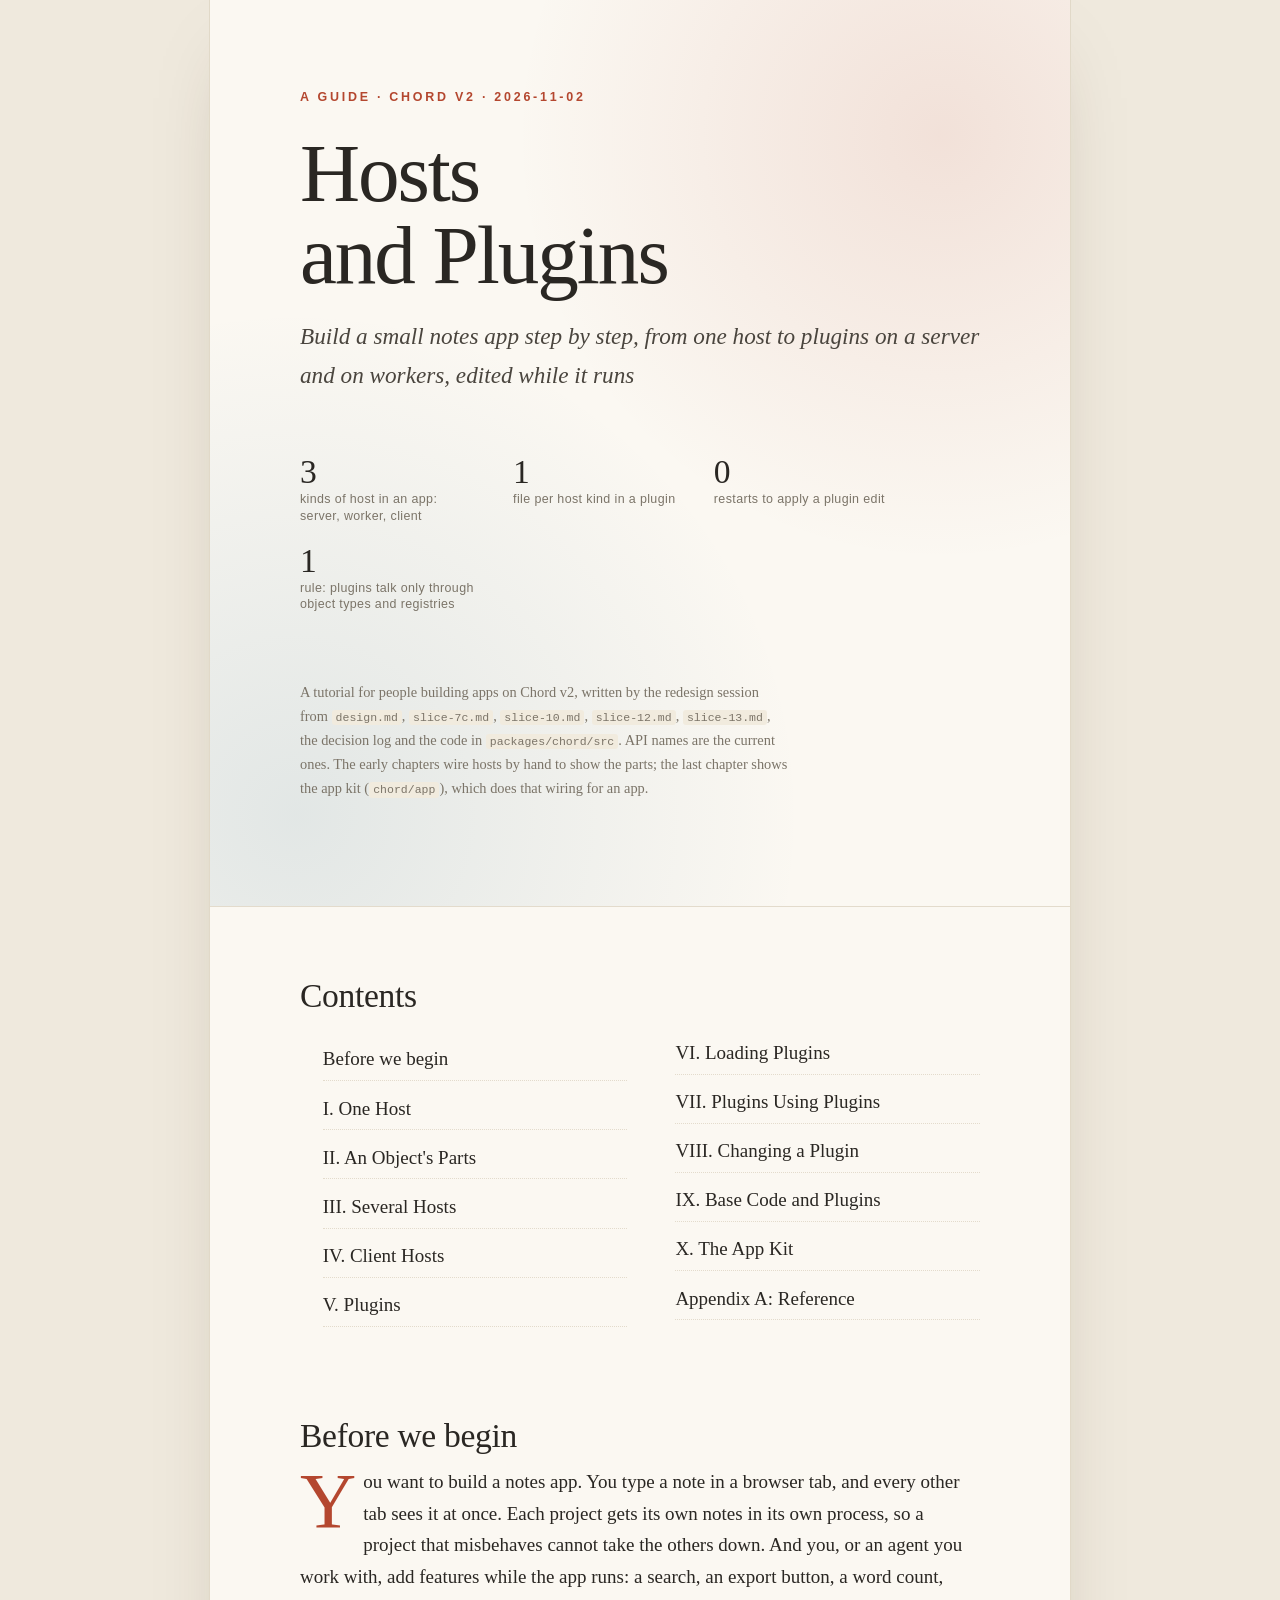
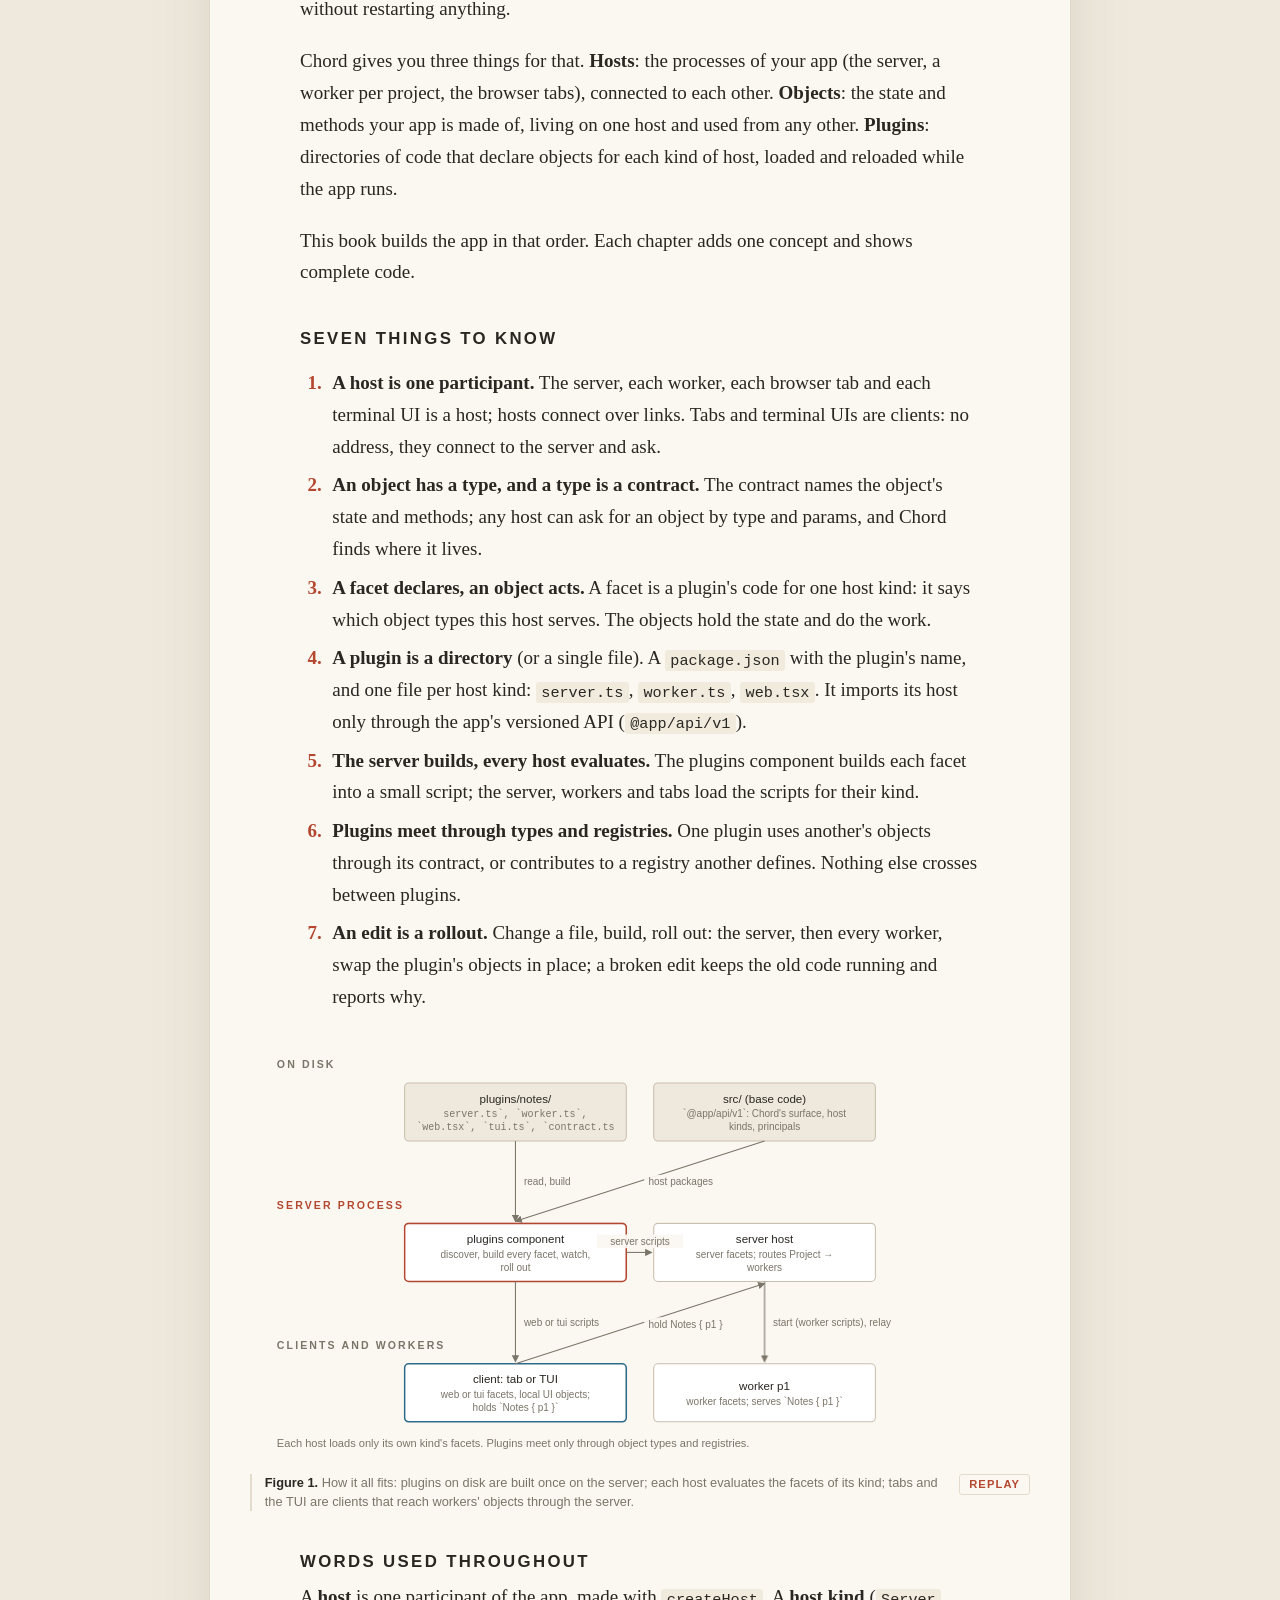
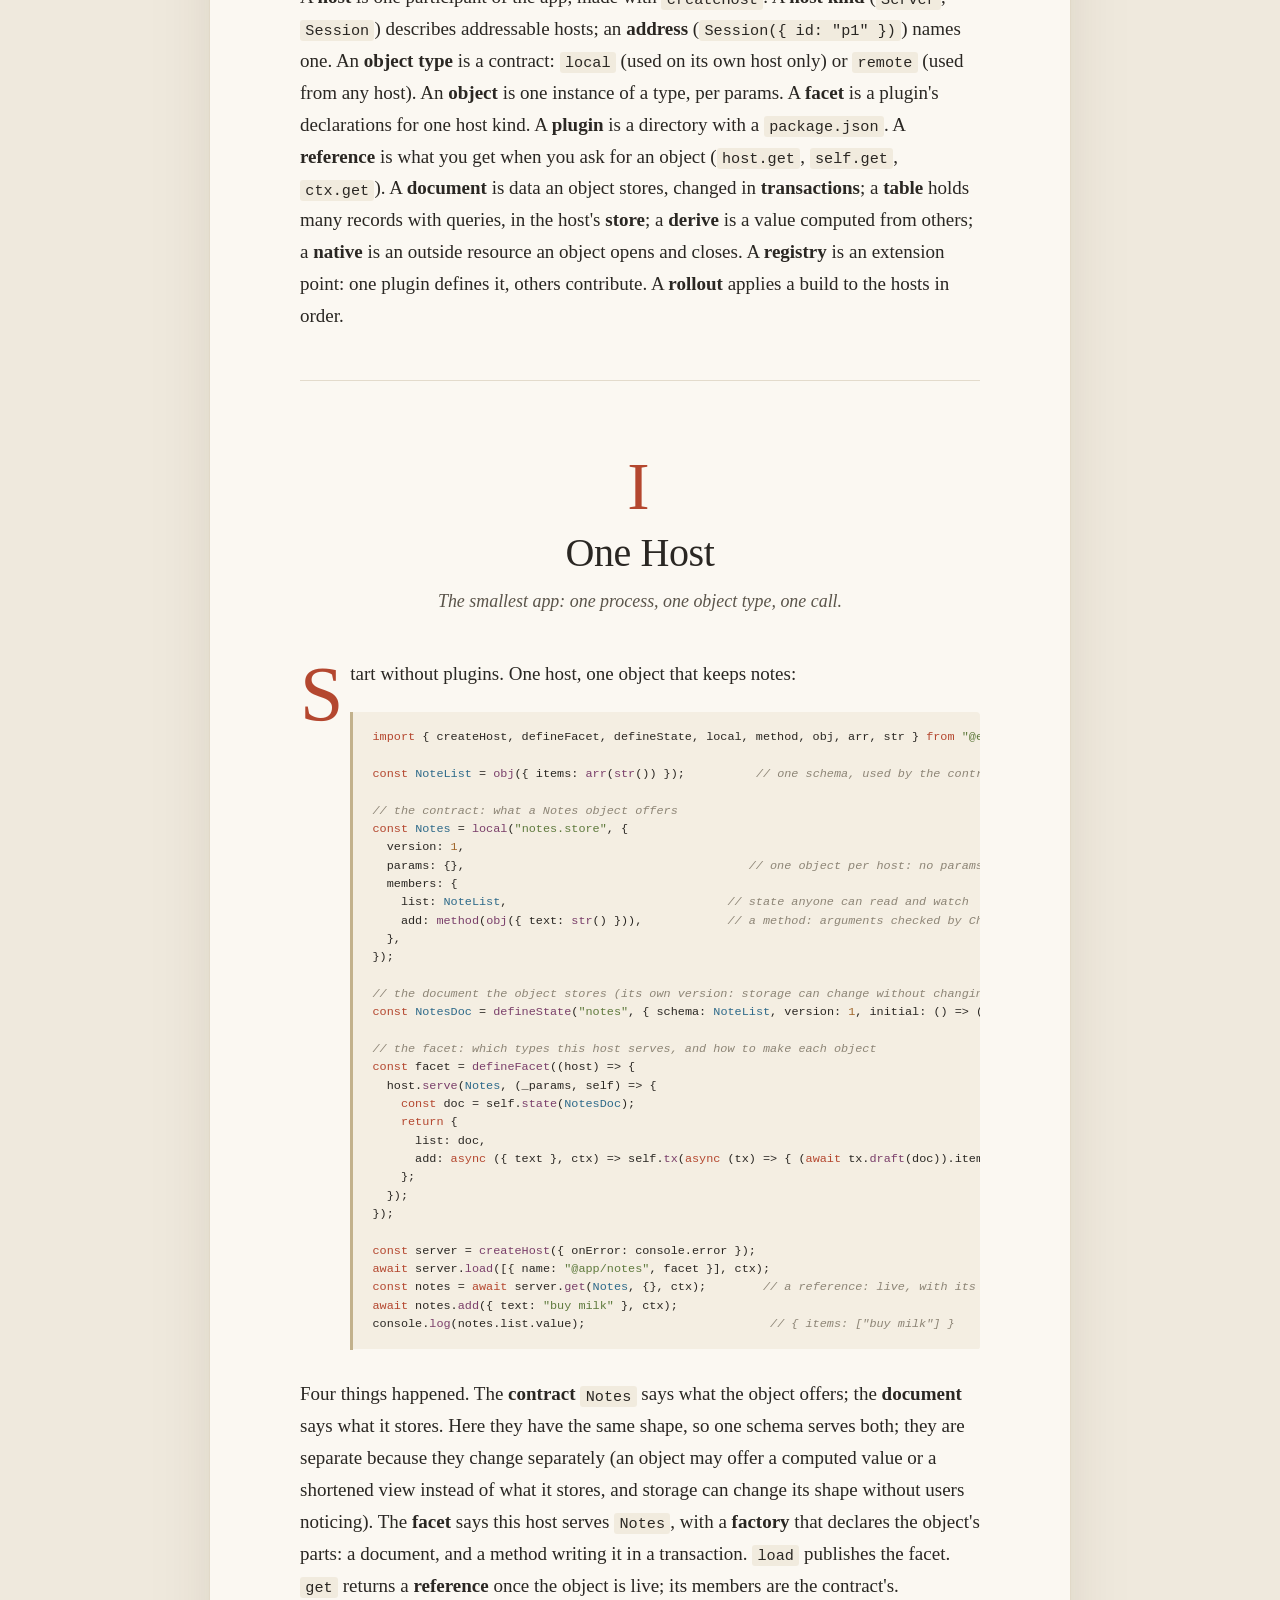
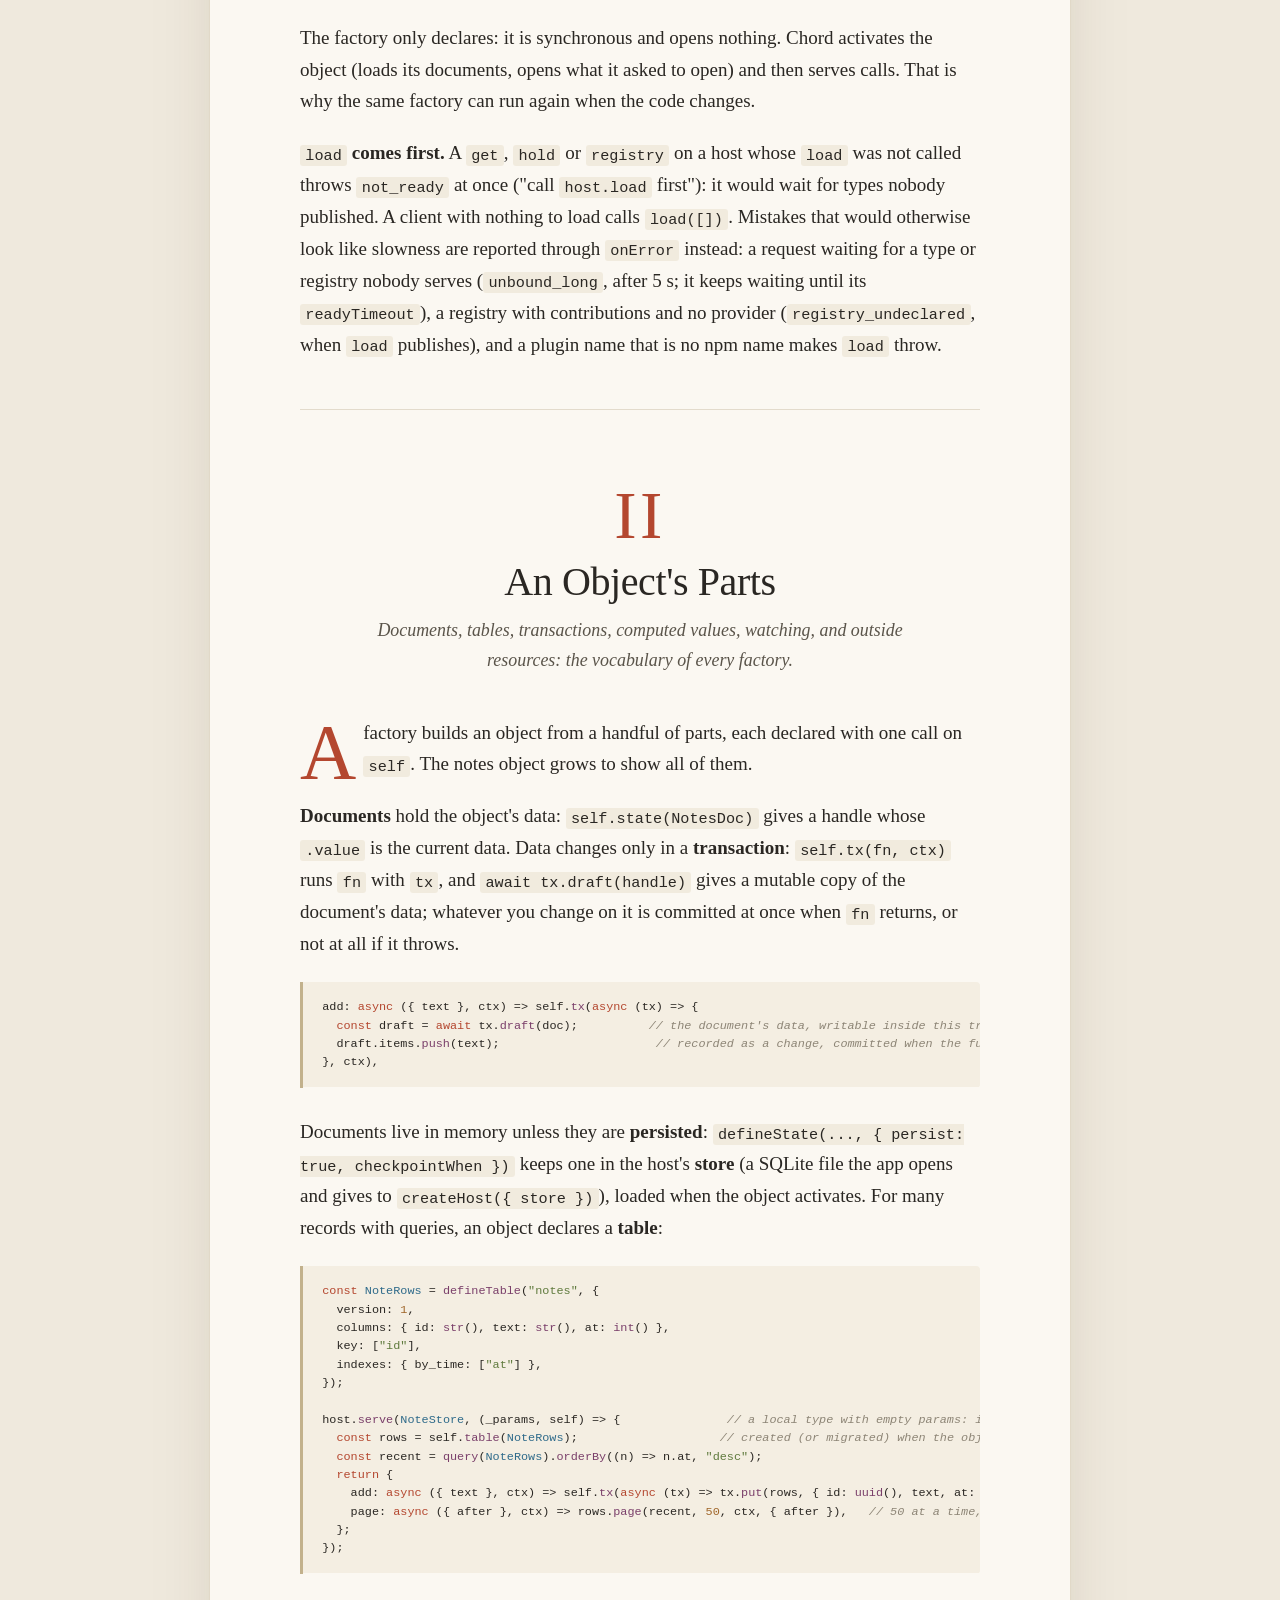
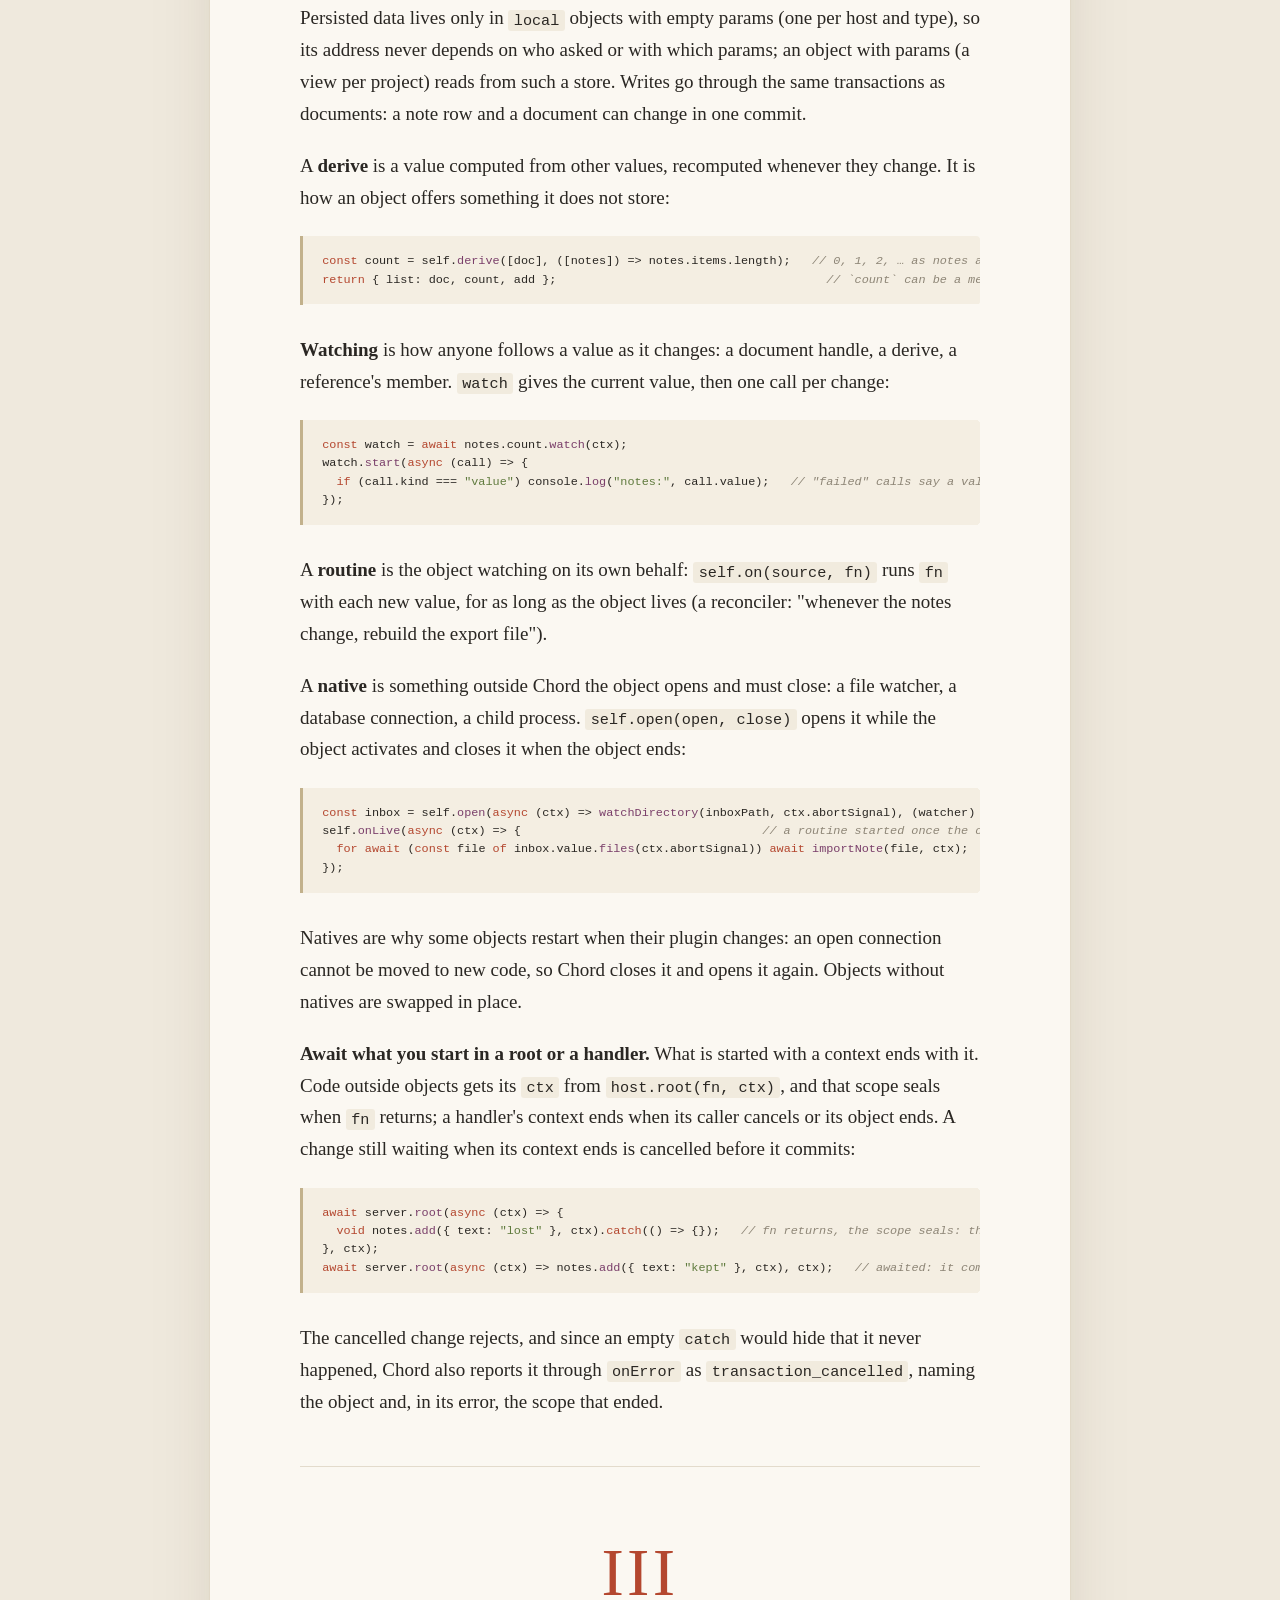
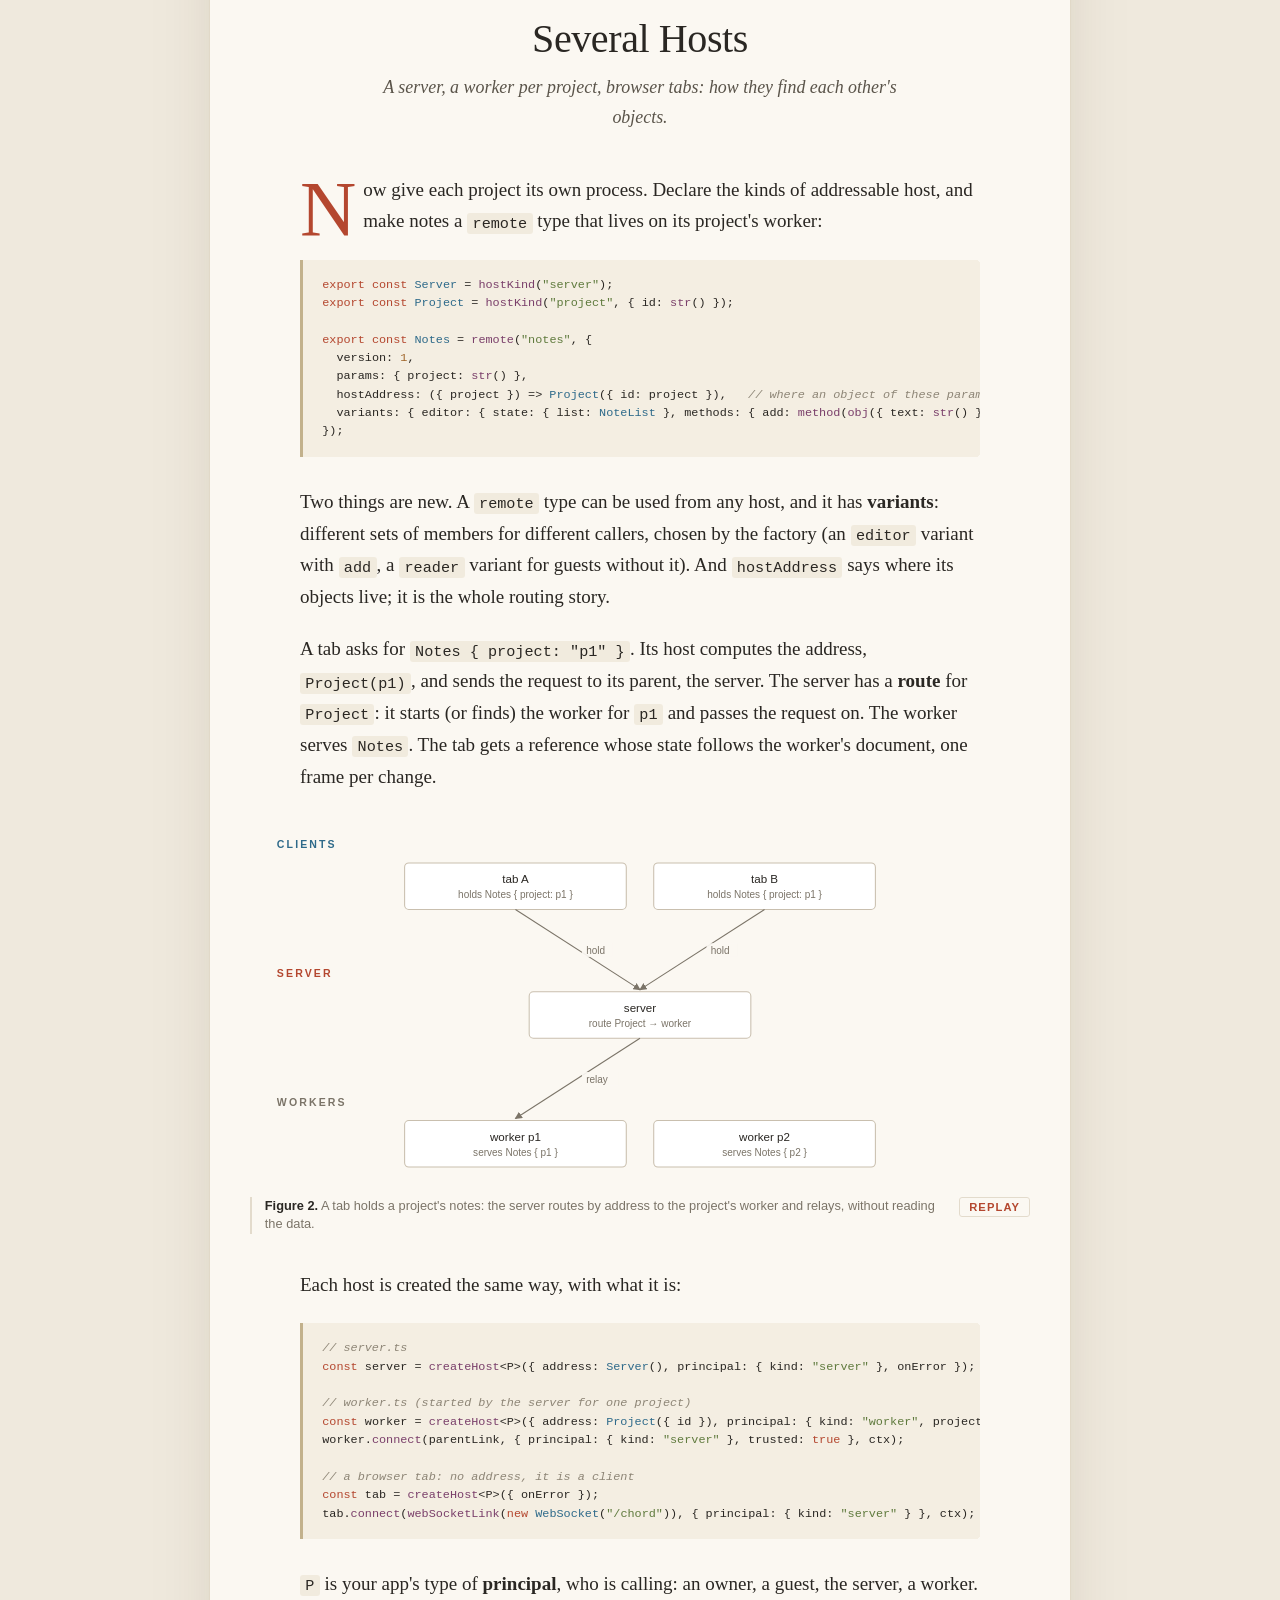
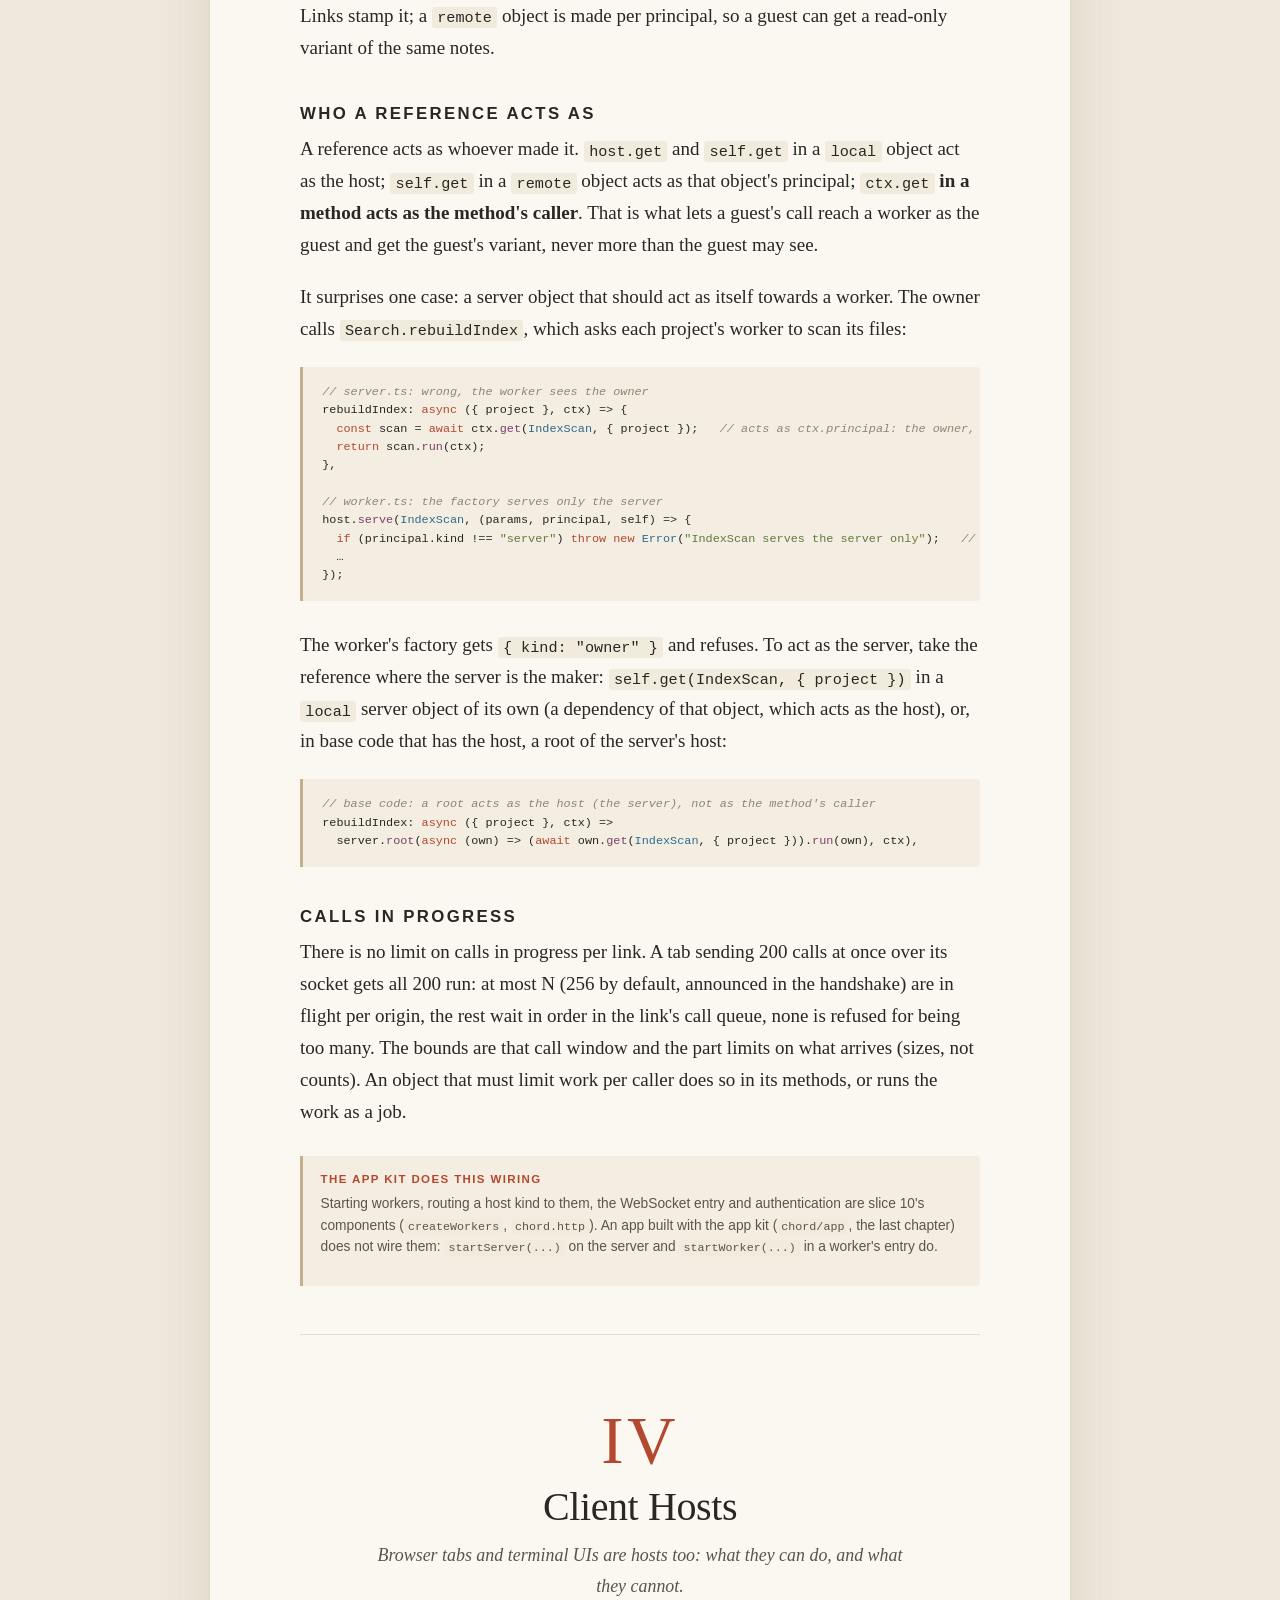
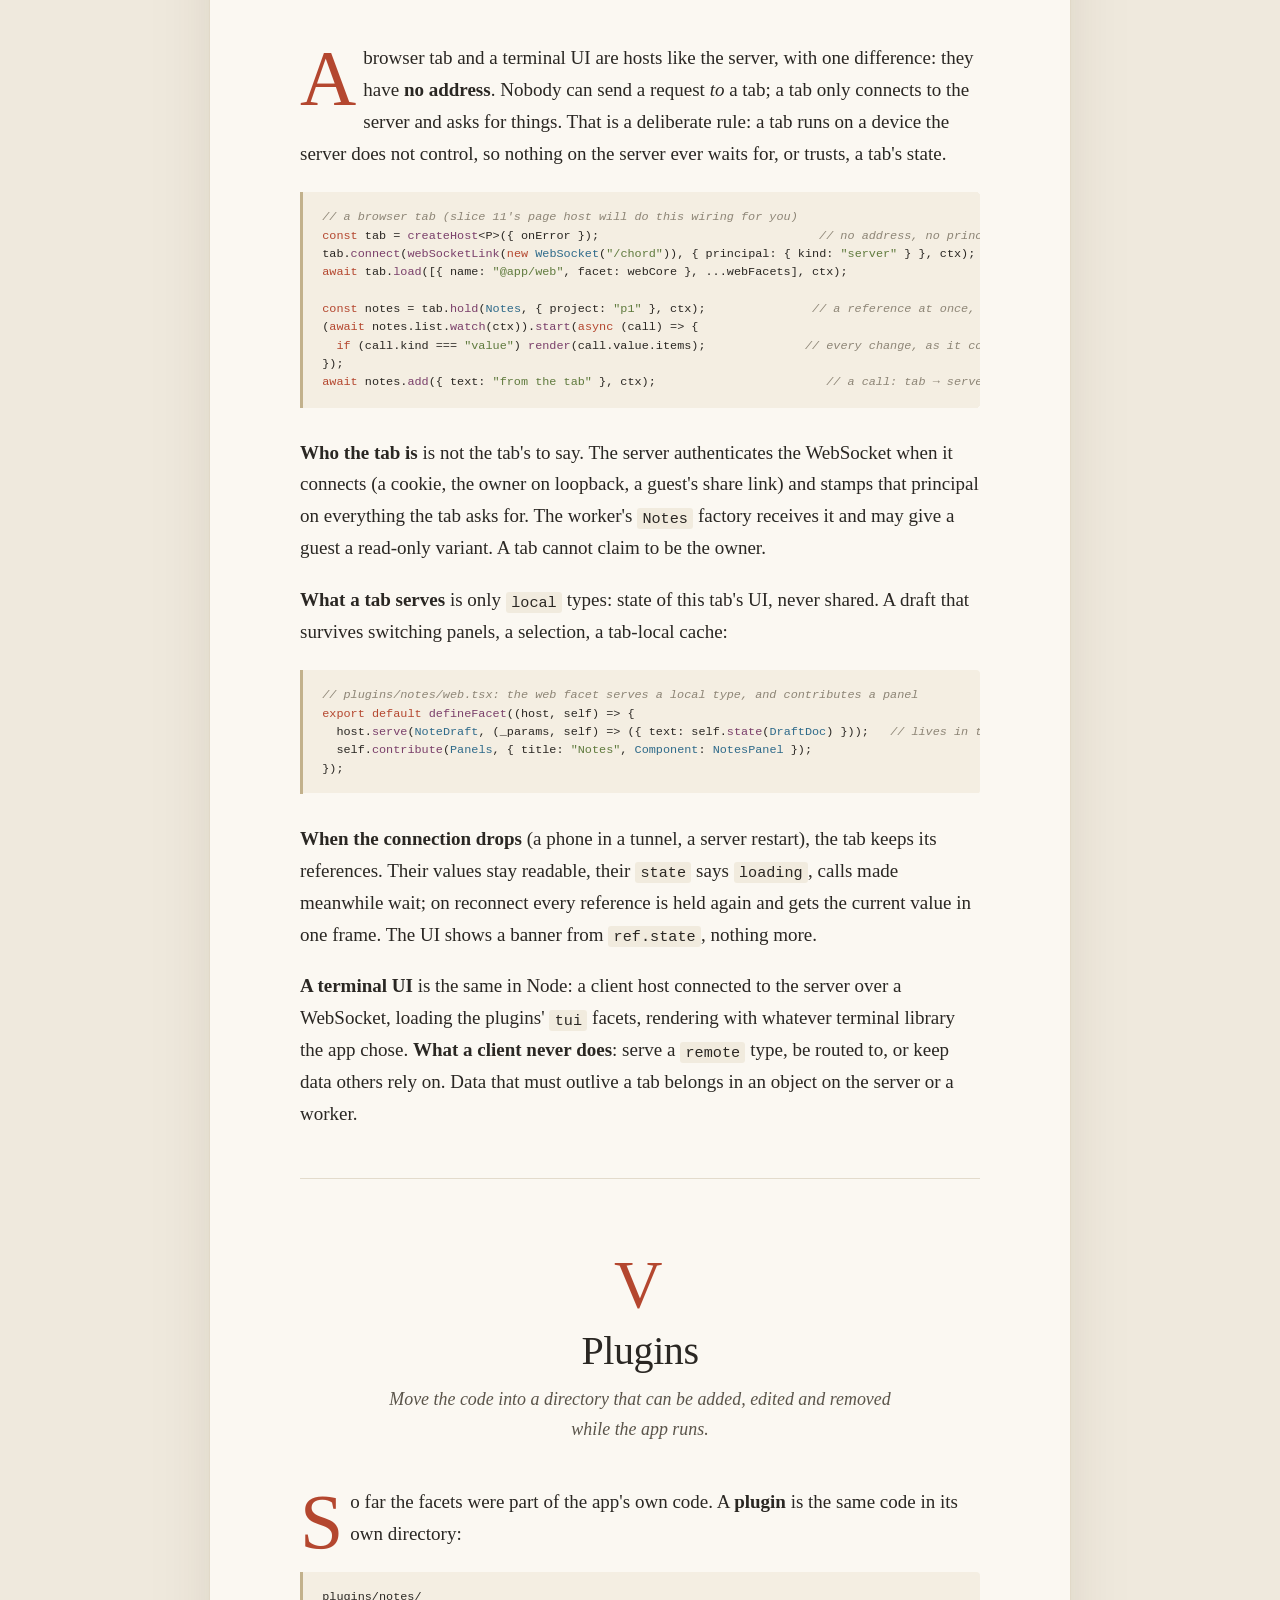
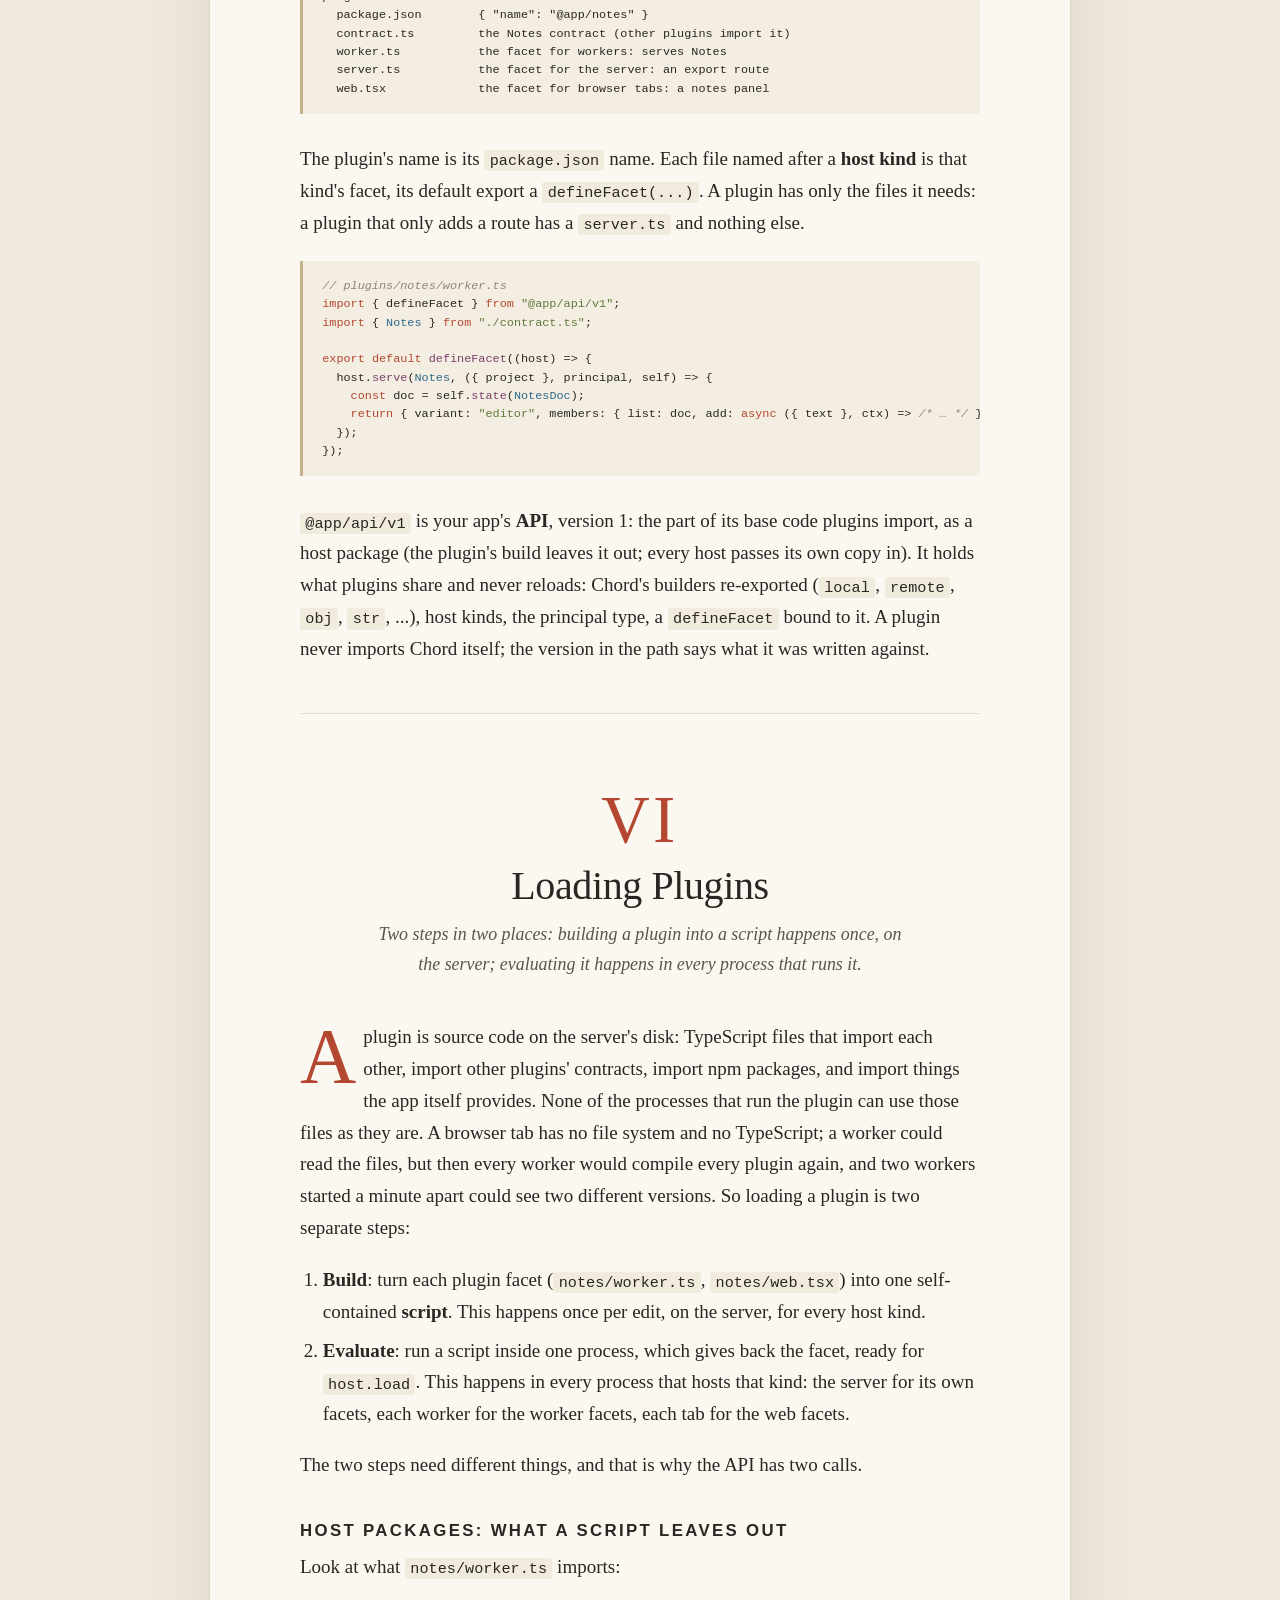
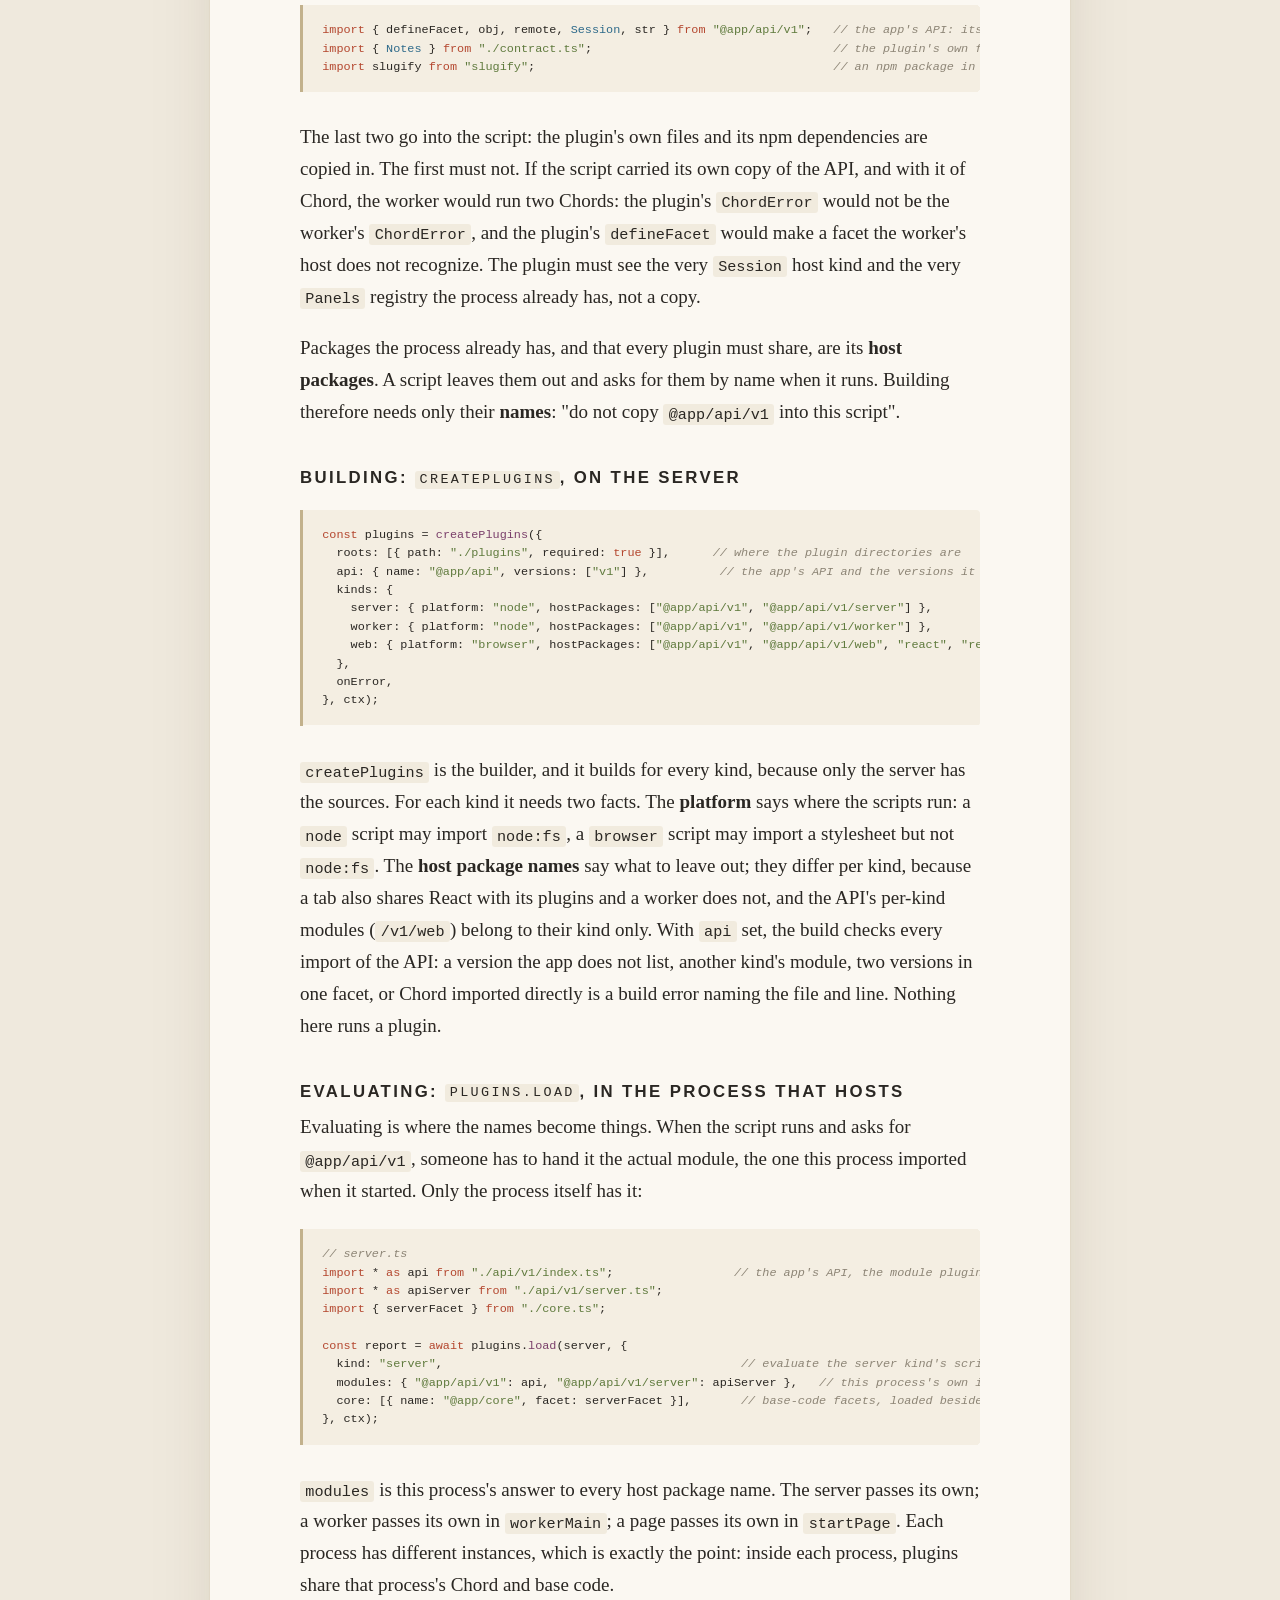
<file: packages/chord/docs/guide-plugins-hosts/index.html>
<!doctype html>
<html lang="en"><head><meta charset="utf-8"><meta name="viewport" content="width=device-width,initial-scale=1">
<title>Hosts and Plugins: a tutorial for Chord v2</title>
<style>

:root{--paper:#fbf8f2;--ink:#2a2723;--muted:#7b7468;--rule:#e3dbcc;--accent:#b4472f;--blue:#2e6a8a;--sand:#c2b18c;--soft:#f4eee2}
*{box-sizing:border-box}
html{background:#efe9dd}
body{margin:0;color:var(--ink);font:19px/1.68 'Iowan Old Style','Palatino Linotype',Palatino,'Book Antiqua',Georgia,serif;
 -webkit-font-smoothing:antialiased;text-rendering:optimizeLegibility}
.book{max-width:860px;margin:0 auto;background:var(--paper);box-shadow:0 0 0 1px #e1d9c8,0 30px 80px -40px rgba(60,40,10,.35);padding:0 0 4rem}
.inner{padding:0 90px}
h1,h2,h3{font-weight:400;line-height:1.15}
h2{font-size:2.1rem;margin:.2em 0 .3em;letter-spacing:-.01em}
h3{font-size:1.05rem;text-transform:uppercase;letter-spacing:.14em;margin:2.4em 0 .6em;color:var(--ink);font-weight:600;
 font-family:'Avenir Next','Helvetica Neue',sans-serif}
p{margin:0 0 1.05em;hyphens:auto;text-align:left}
code{font:.8em/1 'SF Mono',Menlo,Consolas,monospace;background:#f1ebde;padding:.1em .35em;border-radius:3px}
pre{font:.74rem/1.55 'SF Mono',Menlo,Consolas,monospace;background:#f4eee2;border-left:3px solid var(--sand);padding:1rem 1.2rem;margin:1.4rem 0 1.8rem;
 overflow-x:auto;border-radius:0 4px 4px 0;white-space:pre;tab-size:2}
pre code{background:none;padding:0;font-size:1em}
em{font-style:italic}
a{color:var(--blue)}
.cover{min-height:92vh;display:flex;flex-direction:column;justify-content:center;padding:90px;background:
 radial-gradient(circle at 85% 15%,rgba(180,71,47,.13),transparent 40%),radial-gradient(circle at 10% 90%,rgba(46,106,138,.12),transparent 45%),var(--paper);
 border-bottom:1px solid var(--rule)}
.kicker{font:600 .78rem 'Avenir Next','Helvetica Neue',sans-serif;letter-spacing:.22em;text-transform:uppercase;color:var(--accent)}
.cover h1{font-size:5.2rem;line-height:.98;margin:.35em 0 .25em;letter-spacing:-.025em}
.subtitle{font-size:1.45rem;font-style:italic;color:#4a453e;max-width:30em;text-align:left}
.cover-stats,.stats{display:flex;flex-wrap:wrap;gap:1.2rem 2.4rem;margin:2.2rem 0}
.stats{margin:1.6rem 0 1.8rem;padding:1.1rem 0;border-top:1px solid var(--rule);border-bottom:1px solid var(--rule)}
.stat b{display:block;font-size:2.1rem;font-weight:400;line-height:1.1;font-variant-numeric:lining-nums}
.stat span{font:.78rem/1.3 'Avenir Next','Helvetica Neue',sans-serif;color:var(--muted);letter-spacing:.03em;display:block;max-width:14em}
.cover-note{font-size:.9rem;color:var(--muted);max-width:34em;text-align:left;margin-top:2rem}
.toc{padding:4rem 0 2rem}
.toc ol{list-style:none;padding:0;margin:1rem 0;columns:2;column-gap:3rem}
.toc li{padding:.3rem 0;border-bottom:1px dotted var(--rule);break-inside:avoid}
.toc a{color:var(--ink);text-decoration:none}
.toc a:hover{color:var(--accent)}
.preface{padding-top:2rem}
.findings{padding-left:1.4em}
.findings li{margin:.55em 0;padding-left:.3em}
.findings li::marker{color:var(--accent);font-weight:600}
.chapter{padding-top:4.5rem;margin-top:3rem;border-top:1px solid var(--rule)}
.opener{text-align:center;margin-bottom:2.6rem}
.numeral{font-size:4.2rem;color:var(--accent);line-height:1;font-variant:small-caps;letter-spacing:.05em}
.opener h2{font-size:2.5rem;margin:.25em 0}
.lede{font-style:italic;color:#5a544a;font-size:1.12rem;max-width:30em;margin:0 auto;text-align:center}
.dropcap::first-letter{float:left;font-size:4.1em;line-height:.82;padding:.06em .09em 0 0;color:var(--accent)}
.fig{margin:2rem 0 2.2rem}
.fig.wide{margin-left:-50px;margin-right:-50px}
.fig svg{display:block;margin:0 auto}
figcaption{font:.8rem/1.45 'Avenir Next','Helvetica Neue',sans-serif;color:var(--muted);margin-top:.7rem;padding-left:.8rem;border-left:2px solid var(--rule)}
.fignum{color:var(--ink);font-weight:600}
.note{font:.86rem/1.55 'Avenir Next','Helvetica Neue',sans-serif;color:#5b5549;background:#f4eee2;border-left:3px solid var(--sand);
 padding:.9rem 1.1rem;margin:1.8rem 0;border-radius:0 4px 4px 0}
.note.review{border-left-color:var(--accent)}
.note b.tag{font-weight:600;letter-spacing:.12em;text-transform:uppercase;font-size:.72rem;color:var(--accent);display:block;margin-bottom:.3rem}
.note code{font-size:.85em}
table{width:100%;border-collapse:collapse;margin:1.4rem 0 1.8rem;font:.8rem/1.4 'Avenir Next','Helvetica Neue',sans-serif}
th{text-align:left;font-weight:600;color:var(--muted);text-transform:uppercase;letter-spacing:.06em;font-size:.68rem;border-bottom:1.5px solid var(--ink);padding:.45rem .5rem}
td{padding:.42rem .5rem;border-bottom:1px solid var(--rule);vertical-align:top}
td code{font-size:.92em}
table.num td:not(:first-child),table.num th:not(:first-child){text-align:right}
.epilogue p{font-size:1.04em}
.appendix{font-size:.92em}
.appendix ul,.chapter ul{padding-left:1.2em}
.appendix li,.chapter li{margin:.4em 0}
.colophon{text-align:center;font:.78rem 'Avenir Next','Helvetica Neue',sans-serif;color:var(--muted);margin-top:4rem;letter-spacing:.05em}
@media (max-width:760px){.inner{padding:0 22px}.cover{padding:40px 22px}.cover h1{font-size:3.2rem}.fig.wide{margin-left:0;margin-right:0}
 .toc ol{columns:1}p{text-align:left}body{font-size:17px}}
@media print{html{background:#fff}.book{box-shadow:none}.chapter{break-before:page}.fig{break-inside:avoid}}
.transcript p b{font:600 .78rem 'Avenir Next','Helvetica Neue',sans-serif;letter-spacing:.08em;text-transform:uppercase;color:var(--accent);margin-right:.3em}
pre .tk-c{color:#8d8576;font-style:italic}pre .tk-s{color:#5f7a3d}pre .tk-n{color:#a0662a}pre .tk-k{color:#b4472f}pre .tk-t{color:#2e6a8a}pre .tk-f{color:#7a3f6a}
h4{font:600 .82rem 'Avenir Next','Helvetica Neue',sans-serif;letter-spacing:.06em;margin:1.8em 0 .5em;color:var(--muted)}
.inner ul,.inner ol:not(.findings){padding-left:1.2em}
.inner li{margin:.35em 0}
blockquote{margin:1.4rem 0;padding:.2rem 0 .2rem 1.2rem;border-left:3px solid var(--rule);color:#5a544a;font-style:italic}
.fig svg text{dominant-baseline:auto}
.fig .replay{font:600 .7rem 'Avenir Next','Helvetica Neue',sans-serif;letter-spacing:.1em;text-transform:uppercase;color:var(--accent);
 background:none;border:1px solid var(--rule);border-radius:3px;padding:.2rem .55rem;margin:0 0 0 1rem;cursor:pointer;float:right}
.fig .replay:hover{border-color:var(--accent)}
.anim.armed .step{opacity:0}
.anim.armed.play .step{animation:stepIn .45s ease-out both;animation-delay:calc(var(--i) * var(--pace, .45s))}
.anim.armed.play .step.edge{animation-name:edgeIn}
@keyframes stepIn{from{opacity:0;transform:translateY(4px)}to{opacity:1;transform:none}}
@keyframes edgeIn{from{opacity:0}to{opacity:1}}
.steps{margin:2rem 0 2.2rem;border:1px solid var(--rule);border-radius:6px;background:#fffdf8}
.steps-head{display:flex;align-items:center;gap:.8rem;padding:.6rem 1rem;border-bottom:1px solid var(--rule);
 font:600 .72rem 'Avenir Next','Helvetica Neue',sans-serif;letter-spacing:.12em;text-transform:uppercase;color:var(--accent)}
.steps-head .title{flex:1}
.steps-head .count{color:var(--muted);letter-spacing:.06em}
.steps-head button{font:600 .72rem 'Avenir Next','Helvetica Neue',sans-serif;color:var(--ink);background:var(--soft);border:1px solid var(--rule);
 border-radius:3px;padding:.25rem .65rem;cursor:pointer}
.steps-head button:disabled{opacity:.35;cursor:default}
.step-panel{padding:1rem 1.2rem .4rem}
.step-panel>h4:first-child{margin-top:.2rem;color:var(--ink)}
.steps.js .step-panel{display:none}
.steps.js .step-panel.on{display:block}
.steps:not(.js) .steps-head button,.steps:not(.js) .steps-head .count{display:none}
.steps:not(.js) .step-panel+.step-panel{border-top:1px dashed var(--rule)}
.fig figcaption{display:flow-root}
.fig svg{max-width:100%;height:auto}
table{max-width:100%}
@media (max-width:760px){.inner{padding:0 20px}.cover{padding:48px 22px}.cover h1{font-size:3.2rem}.fig.wide{margin-left:0;margin-right:0}table{display:block;overflow-x:auto}.toc ol{columns:1}}
</style>


</head>
<body><div class="book">
<section class="cover">
  <div class="kicker">A guide · Chord v2 · 2026-11-02</div>
  <h1>Hosts<br>and Plugins</h1>
  <p class="subtitle">Build a small notes app step by step, from one host to plugins on a server and on workers, edited while it runs</p>
  <div class="cover-stats"><div class="stat"><b>3</b><span>kinds of host in an app: server, worker, client</span></div><div class="stat"><b>1</b><span>file per host kind in a plugin</span></div><div class="stat"><b>0</b><span>restarts to apply a plugin edit</span></div><div class="stat"><b>1</b><span>rule: plugins talk only through object types and registries</span></div></div>
  <div class="cover-note"><p>A tutorial for people building apps on Chord v2, written by the redesign session from <code>design.md</code>, <code>slice-7c.md</code>,
<code>slice-10.md</code>, <code>slice-12.md</code>, <code>slice-13.md</code>, the decision log and the code in <code>packages/chord/src</code>. API names
are the current ones. The early chapters wire hosts by hand to show the parts; the last chapter shows the app kit
(<code>chord/app</code>), which does that wiring for an app.</p>
</div>
</section><div class="inner">
<nav class="toc"><h2>Contents</h2><ol>
<li><a href="#before-we-begin">Before we begin</a></li>
<li><a href="#host">I. One Host</a></li>
<li><a href="#parts">II. An Object&#39;s Parts</a></li>
<li><a href="#hosts">III. Several Hosts</a></li>
<li><a href="#clients">IV. Client Hosts</a></li>
<li><a href="#plugins">V. Plugins</a></li>
<li><a href="#loading">VI. Loading Plugins</a></li>
<li><a href="#together">VII. Plugins Using Plugins</a></li>
<li><a href="#reload">VIII. Changing a Plugin</a></li>
<li><a href="#base">IX. Base Code and Plugins</a></li>
<li><a href="#kit">X. The App Kit</a></li>
<li><a href="#reference">Appendix A: Reference</a></li>
</ol></nav>

<section class="preface" id="before-we-begin">
<h2>Before we begin</h2>
<p class="dropcap">You want to build a notes app. You type a note in a browser tab, and every other tab sees it at once. Each project
gets its own notes in its own process, so a project that misbehaves cannot take the others down. And you, or an agent
you work with, add features while the app runs: a search, an export button, a word count, without restarting
anything.</p>
<p>Chord gives you three things for that. <strong>Hosts</strong>: the processes of your app (the server, a worker per project, the
browser tabs), connected to each other. <strong>Objects</strong>: the state and methods your app is made of, living on one host and
used from any other. <strong>Plugins</strong>: directories of code that declare objects for each kind of host, loaded and
reloaded while the app runs.</p>
<p>This book builds the app in that order. Each chapter adds one concept and shows complete code.</p>
<h3 id="seven-things-to-know">Seven things to know</h3>
<ol class="findings">
<li><strong>A host is one participant.</strong> The server, each worker, each browser tab and each terminal UI is a host; hosts
connect over links. Tabs and terminal UIs are clients: no address, they connect to the server and ask.</li>
<li><strong>An object has a type, and a type is a contract.</strong> The contract names the object&#39;s state and methods; any host can
ask for an object by type and params, and Chord finds where it lives.</li>
<li><strong>A facet declares, an object acts.</strong> A facet is a plugin&#39;s code for one host kind: it says which object types this
host serves. The objects hold the state and do the work.</li>
<li><strong>A plugin is a directory</strong> (or a single file). A <code>package.json</code> with the plugin&#39;s name, and one file per host kind:
<code>server.ts</code>, <code>worker.ts</code>, <code>web.tsx</code>. It imports its host only through the app&#39;s versioned API (<code>@app/api/v1</code>).</li>
<li><strong>The server builds, every host evaluates.</strong> The plugins component builds each facet into a small script; the
server, workers and tabs load the scripts for their kind.</li>
<li><strong>Plugins meet through types and registries.</strong> One plugin uses another&#39;s objects through its contract, or
contributes to a registry another defines. Nothing else crosses between plugins.</li>
<li><strong>An edit is a rollout.</strong> Change a file, build, roll out: the server, then every worker, swap the plugin&#39;s objects in
place; a broken edit keeps the old code running and reports why.</li>
</ol>
<figure class="fig wide anim"><svg viewBox="0 0 720 396" width="100%" role="img" aria-label="How it all fits: plugins on disk are built once on the server; each host evaluates the facets of its kind; tabs and the TUI are clients that reach workers' objects through the server." xmlns="http://www.w3.org/2000/svg" style="font-family:'Avenir Next','Helvetica Neue',Helvetica,Arial,sans-serif;max-width:760px"><defs><marker id="f1m" viewBox="0 0 8 8" refX="7" refY="4" markerWidth="7" markerHeight="7" orient="auto"><path d="M0,0 L8,4 L0,8 z" fill="#7b7468"/></marker><marker id="f1a" viewBox="0 0 8 8" refX="7" refY="4" markerWidth="7" markerHeight="7" orient="auto"><path d="M0,0 L8,4 L0,8 z" fill="#b4472f"/></marker><marker id="f1b" viewBox="0 0 8 8" refX="7" refY="4" markerWidth="7" markerHeight="7" orient="auto"><path d="M0,0 L8,4 L0,8 z" fill="#2e6a8a"/></marker></defs><text x="16" y="22" font-size="10" fill="#7b7468" text-anchor="start" font-weight="600" letter-spacing="2">ON DISK</text><text x="16" y="155" font-size="10" fill="#b4472f" text-anchor="start" font-weight="600" letter-spacing="2">SERVER PROCESS</text><text x="16" y="288" font-size="10" fill="#7b7468" text-anchor="start" font-weight="600" letter-spacing="2">CLIENTS AND WORKERS</text><g class="step" style="--i:1"><rect x="137" y="36" width="210" height="55" rx="4" fill="#efe9dd" stroke="#c9bfae"/><text x="242" y="54.5" font-size="11" fill="#2a2723" text-anchor="middle">plugins/notes/</text><text x="242" y="68.5" font-size="9.5" fill="#7b7468" text-anchor="middle" font-family="Menlo,monospace">server.ts`, `worker.ts`,</text><text x="242" y="81" font-size="9.5" fill="#7b7468" text-anchor="middle" font-family="Menlo,monospace">`web.tsx`, `tui.ts`, `contract.ts</text></g><g class="step" style="--i:4"><rect x="373" y="36" width="210" height="55" rx="4" fill="#efe9dd" stroke="#c9bfae"/><text x="478" y="54.5" font-size="11" fill="#2a2723" text-anchor="middle">src/ (base code)</text><text x="478" y="68.5" font-size="9.5" fill="#7b7468" text-anchor="middle">`@app/api/v1`: Chord's surface, host</text><text x="478" y="81" font-size="9.5" fill="#7b7468" text-anchor="middle">kinds, principals</text></g><g class="step" style="--i:3"><rect x="137" y="169" width="210" height="55" rx="4" fill="#fff" stroke="#b4472f" stroke-width="1.5"/><text x="242" y="187.5" font-size="11" fill="#2a2723" text-anchor="middle">plugins component</text><text x="242" y="201.5" font-size="9.5" fill="#7b7468" text-anchor="middle">discover, build every facet, watch,</text><text x="242" y="214" font-size="9.5" fill="#7b7468" text-anchor="middle">roll out</text></g><g class="step" style="--i:7"><rect x="373" y="169" width="210" height="55" rx="4" fill="#fff" stroke="#c9bfae"/><text x="478" y="187.5" font-size="11" fill="#2a2723" text-anchor="middle">server host</text><text x="478" y="201.5" font-size="9.5" fill="#7b7468" text-anchor="middle">server facets; routes Project →</text><text x="478" y="214" font-size="9.5" fill="#7b7468" text-anchor="middle">workers</text></g><g class="step" style="--i:9"><rect x="137" y="302" width="210" height="55" rx="4" fill="#fff" stroke="#2e6a8a" stroke-width="1.5"/><text x="242" y="320.5" font-size="11" fill="#2a2723" text-anchor="middle">client: tab or TUI</text><text x="242" y="334.5" font-size="9.5" fill="#7b7468" text-anchor="middle">web or tui facets, local UI objects;</text><text x="242" y="347" font-size="9.5" fill="#7b7468" text-anchor="middle">holds `Notes { p1 }`</text></g><g class="step" style="--i:12"><rect x="373" y="302" width="210" height="55" rx="4" fill="#fff" stroke="#c9bfae"/><text x="478" y="326.8" font-size="11" fill="#2a2723" text-anchor="middle">worker p1</text><text x="478" y="340.8" font-size="9.5" fill="#7b7468" text-anchor="middle">worker facets; serves `Notes { p1 }`</text></g><g class="step edge" style="--i:2"><path d="M242 91 L242 167" fill="none" stroke="#7b7468" marker-end="url(#f1m)"/><rect x="246" y="123" width="65.9" height="13" fill="#fbf8f2" opacity=".92"/><text x="250" y="133" font-size="9.5" fill="#7b7468" text-anchor="start">read, build</text></g><g class="step edge" style="--i:5"><path d="M478 91 L242 167" fill="none" stroke="#7b7468" marker-end="url(#f1m)"/><rect x="364" y="123" width="76.5" height="13" fill="#fbf8f2" opacity=".92"/><text x="368" y="133" font-size="9.5" fill="#7b7468" text-anchor="start">host packages</text></g><g class="step edge" style="--i:6"><path d="M347 196.5 L371 196.5" fill="none" stroke="#7b7468" marker-end="url(#f1m)"/><rect x="319.1" y="179.5" width="81.8" height="13" fill="#fbf8f2" opacity=".92"/><text x="360" y="189.5" font-size="9.5" fill="#7b7468" text-anchor="middle">server scripts</text></g><g class="step edge" style="--i:8"><path d="M242 224 L242 300" fill="none" stroke="#7b7468" marker-end="url(#f1m)"/><rect x="246" y="256" width="102.8" height="13" fill="#fbf8f2" opacity=".92"/><text x="250" y="266" font-size="9.5" fill="#7b7468" text-anchor="start">web or tui scripts</text></g><g class="step edge" style="--i:10"><path d="M242 302 L478 226" fill="none" stroke="#7b7468" marker-end="url(#f1m)"/><rect x="364" y="258" width="97.6" height="13" fill="#fbf8f2" opacity=".92"/><text x="368" y="268" font-size="9.5" fill="#7b7468" text-anchor="start">hold Notes { p1 }</text></g><g class="step edge" style="--i:11"><path d="M478 224 L478 300" fill="none" stroke="#7b7468" marker-end="url(#f1m)"/><rect x="482" y="256" width="160.8" height="13" fill="#fbf8f2" opacity=".92"/><text x="486" y="266" font-size="9.5" fill="#7b7468" text-anchor="start">start (worker scripts), relay</text></g><text x="16" y="381" font-size="10.5" fill="#7b7468" text-anchor="start">Each host loads only its own kind's facets. Plugins meet only through object types and registries.</text></svg><figcaption><button class="replay" type="button">Replay</button><span class="fignum">Figure 1.</span> How it all fits: plugins on disk are built once on the server; each host evaluates the facets of its kind; tabs and the TUI are clients that reach workers&#39; objects through the server.</figcaption></figure>
<h3 id="words-used-throughout">Words used throughout</h3>
<p>A <strong>host</strong> is one participant of the app, made with <code>createHost</code>. A <strong>host kind</strong> (<code>Server</code>, <code>Session</code>) describes
addressable hosts; an <strong>address</strong> (<code>Session({ id: &quot;p1&quot; })</code>) names one. An <strong>object type</strong> is a contract: <code>local</code> (used
on its own host only) or <code>remote</code> (used from any host). An <strong>object</strong> is one instance of a type, per params. A
<strong>facet</strong> is a plugin&#39;s declarations for one host kind. A <strong>plugin</strong> is a directory with a <code>package.json</code>. A
<strong>reference</strong> is what you get when you ask for an object (<code>host.get</code>, <code>self.get</code>, <code>ctx.get</code>). A <strong>document</strong> is data an object
stores, changed in <strong>transactions</strong>; a <strong>table</strong> holds many records with queries, in the host&#39;s <strong>store</strong>; a <strong>derive</strong> is a value computed from others; a <strong>native</strong> is an outside
resource an object opens and closes. A <strong>registry</strong> is an
extension point: one plugin defines it, others contribute. A <strong>rollout</strong> applies a build to the hosts in order.</p>
</section>

<section class="chapter" id="host"><header class="opener"><div class="numeral">I</div><h2>One Host</h2><p class="lede">The smallest app: one process, one object type, one call.</p></header>
<p class="dropcap">Start without plugins. One host, one object that keeps notes:</p>
<pre><code><span class="tk-k">import</span> { createHost, defineFacet, defineState, local, method, obj, arr, str } <span class="tk-k">from</span> <span class="tk-s">"@earendil-works/chord"</span>;

<span class="tk-k">const</span> <span class="tk-t">NoteList</span> = <span class="tk-f">obj</span>({ items: <span class="tk-f">arr</span>(<span class="tk-f">str</span>()) });          <span class="tk-c">// one schema, used by the contract and the document</span>

<span class="tk-c">// the contract: what a Notes object offers</span>
<span class="tk-k">const</span> <span class="tk-t">Notes</span> = <span class="tk-f">local</span>(<span class="tk-s">"notes.store"</span>, {
	version: <span class="tk-n">1</span>,
	params: {},                                        <span class="tk-c">// one object per host: no params</span>
	members: {
		list: <span class="tk-t">NoteList</span>,                               <span class="tk-c">// state anyone can read and watch</span>
		add: <span class="tk-f">method</span>(<span class="tk-f">obj</span>({ text: <span class="tk-f">str</span>() })),            <span class="tk-c">// a method: arguments checked by Chord</span>
	},
});

<span class="tk-c">// the document the object stores (its own version: storage can change without changing the contract)</span>
<span class="tk-k">const</span> <span class="tk-t">NotesDoc</span> = <span class="tk-f">defineState</span>(<span class="tk-s">"notes"</span>, { schema: <span class="tk-t">NoteList</span>, version: <span class="tk-n">1</span>, initial: () =&gt; ({ items: [] }) });

<span class="tk-c">// the facet: which types this host serves, and how to make each object</span>
<span class="tk-k">const</span> facet = <span class="tk-f">defineFacet</span>((host) =&gt; {
	host.<span class="tk-f">serve</span>(<span class="tk-t">Notes</span>, (_params, self) =&gt; {
		<span class="tk-k">const</span> doc = self.<span class="tk-f">state</span>(<span class="tk-t">NotesDoc</span>);
		<span class="tk-k">return</span> {
			list: doc,
			add: <span class="tk-k">async</span> ({ text }, ctx) =&gt; self.<span class="tk-f">tx</span>(<span class="tk-k">async</span> (tx) =&gt; { (<span class="tk-k">await</span> tx.<span class="tk-f">draft</span>(doc)).items.<span class="tk-f">push</span>(text); }, ctx),
		};
	});
});

<span class="tk-k">const</span> server = <span class="tk-f">createHost</span>({ onError: console.error });
<span class="tk-k">await</span> server.<span class="tk-f">load</span>([{ name: <span class="tk-s">"@app/notes"</span>, facet }], ctx);
<span class="tk-k">const</span> notes = <span class="tk-k">await</span> server.<span class="tk-f">get</span>(<span class="tk-t">Notes</span>, {}, ctx);        <span class="tk-c">// a reference: live, with its state</span>
<span class="tk-k">await</span> notes.<span class="tk-f">add</span>({ text: <span class="tk-s">"buy milk"</span> }, ctx);
console.<span class="tk-f">log</span>(notes.list.value);                          <span class="tk-c">// { items: ["buy milk"] }</span></code></pre>
<p>Four things happened. The <strong>contract</strong> <code>Notes</code> says what the object offers; the <strong>document</strong> says what it stores.
Here they have the same shape, so one schema serves both; they are separate because they change separately (an
object may offer a computed value or a shortened view instead of what it stores, and storage can change its shape
without users noticing).
The <strong>facet</strong> says this host serves
<code>Notes</code>, with a <strong>factory</strong> that declares the object&#39;s parts: a document, and a method writing it in a transaction.
<code>load</code> publishes the facet. <code>get</code> returns a <strong>reference</strong> once the object is live; its members are the contract&#39;s.</p>
<p>The factory only declares: it is synchronous and opens nothing. Chord activates the object (loads its documents, opens
what it asked to open) and then serves calls. That is why the same factory can run again when the code changes.</p>
<p><strong><code>load</code> comes first.</strong> A <code>get</code>, <code>hold</code> or <code>registry</code> on a host whose <code>load</code> was not called throws <code>not_ready</code> at once
(&quot;call <code>host.load</code> first&quot;): it would wait for types nobody published. A client with nothing to load calls
<code>load([])</code>. Mistakes that would otherwise look like slowness are reported through <code>onError</code> instead: a request
waiting for a type or registry nobody serves (<code>unbound_long</code>, after 5 s; it keeps waiting until its <code>readyTimeout</code>),
a registry with contributions and no provider (<code>registry_undeclared</code>, when <code>load</code> publishes), and a plugin name that is
no npm name makes <code>load</code> throw.</p>
</section>

<section class="chapter" id="parts"><header class="opener"><div class="numeral">II</div><h2>An Object&#39;s Parts</h2><p class="lede">Documents, tables, transactions, computed values, watching, and outside resources: the vocabulary of every factory.</p></header>
<p class="dropcap">A factory builds an object from a handful of parts, each declared with one call on <code>self</code>. The notes object grows to
show all of them.</p>
<p><strong>Documents</strong> hold the object&#39;s data: <code>self.state(NotesDoc)</code> gives a handle whose <code>.value</code> is the current data. Data
changes only in a <strong>transaction</strong>: <code>self.tx(fn, ctx)</code> runs <code>fn</code> with <code>tx</code>, and <code>await tx.draft(handle)</code> gives a
mutable copy of the document&#39;s data; whatever you change on it is committed at once when <code>fn</code> returns, or not at all
if it throws.</p>
<pre><code>add: <span class="tk-k">async</span> ({ text }, ctx) =&gt; self.<span class="tk-f">tx</span>(<span class="tk-k">async</span> (tx) =&gt; {
	<span class="tk-k">const</span> draft = <span class="tk-k">await</span> tx.<span class="tk-f">draft</span>(doc);          <span class="tk-c">// the document's data, writable inside this transaction only</span>
	draft.items.<span class="tk-f">push</span>(text);                      <span class="tk-c">// recorded as a change, committed when the function returns</span>
}, ctx),</code></pre>
<p>Documents live in memory unless they are <strong>persisted</strong>: <code>defineState(..., { persist: true, checkpointWhen })</code> keeps
one in the host&#39;s <strong>store</strong> (a SQLite file the app opens and gives to <code>createHost({ store })</code>), loaded when the
object activates. For many records with queries, an object declares a <strong>table</strong>:</p>
<pre><code><span class="tk-k">const</span> <span class="tk-t">NoteRows</span> = <span class="tk-f">defineTable</span>(<span class="tk-s">"notes"</span>, {
	version: <span class="tk-n">1</span>,
	columns: { id: <span class="tk-f">str</span>(), text: <span class="tk-f">str</span>(), at: <span class="tk-f">int</span>() },
	key: [<span class="tk-s">"id"</span>],
	indexes: { by_time: [<span class="tk-s">"at"</span>] },
});

host.<span class="tk-f">serve</span>(<span class="tk-t">NoteStore</span>, (_params, self) =&gt; {               <span class="tk-c">// a local type with empty params: it may persist</span>
	<span class="tk-k">const</span> rows = self.<span class="tk-f">table</span>(<span class="tk-t">NoteRows</span>);                    <span class="tk-c">// created (or migrated) when the object activates</span>
	<span class="tk-k">const</span> recent = <span class="tk-f">query</span>(<span class="tk-t">NoteRows</span>).<span class="tk-f">orderBy</span>((n) =&gt; n.at, <span class="tk-s">"desc"</span>);
	<span class="tk-k">return</span> {
		add: <span class="tk-k">async</span> ({ text }, ctx) =&gt; self.<span class="tk-f">tx</span>(<span class="tk-k">async</span> (tx) =&gt; tx.<span class="tk-f">put</span>(rows, { id: <span class="tk-f">uuid</span>(), text, at: <span class="tk-t">Date</span>.<span class="tk-f">now</span>() }), ctx),
		page: <span class="tk-k">async</span> ({ after }, ctx) =&gt; rows.<span class="tk-f">page</span>(recent, <span class="tk-n">50</span>, ctx, { after }),   <span class="tk-c">// 50 at a time, with a cursor</span>
	};
});</code></pre>
<p>Persisted data lives only in <code>local</code> objects with empty params (one per host and type), so its address never depends
on who asked or with which params; an object with params (a view per project) reads from such a store. Writes go
through the same transactions as documents: a note row and a document can change in one commit.</p>
<p>A <strong>derive</strong> is a value computed from other values, recomputed whenever they change. It is how an object offers
something it does not store:</p>
<pre><code><span class="tk-k">const</span> count = self.<span class="tk-f">derive</span>([doc], ([notes]) =&gt; notes.items.length);   <span class="tk-c">// 0, 1, 2, … as notes are added</span>
<span class="tk-k">return</span> { list: doc, count, add };                                      <span class="tk-c">// `count` can be a member like `list`</span></code></pre>
<p><strong>Watching</strong> is how anyone follows a value as it changes: a document handle, a derive, a reference&#39;s member. <code>watch</code>
gives the current value, then one call per change:</p>
<pre><code><span class="tk-k">const</span> watch = <span class="tk-k">await</span> notes.count.<span class="tk-f">watch</span>(ctx);
watch.<span class="tk-f">start</span>(<span class="tk-k">async</span> (call) =&gt; {
	<span class="tk-k">if</span> (call.kind === <span class="tk-s">"value"</span>) console.<span class="tk-f">log</span>(<span class="tk-s">"notes:"</span>, call.value);   <span class="tk-c">// "failed" calls say a value cannot be computed now</span>
});</code></pre>
<p>A <strong>routine</strong> is the object watching on its own behalf: <code>self.on(source, fn)</code> runs <code>fn</code> with each new value, for as
long as the object lives (a reconciler: &quot;whenever the notes change, rebuild the export file&quot;).</p>
<p>A <strong>native</strong> is something outside Chord the object opens and must close: a file watcher, a database connection, a
child process. <code>self.open(open, close)</code> opens it while the object activates and closes it when the object ends:</p>
<pre><code><span class="tk-k">const</span> inbox = self.<span class="tk-f">open</span>(<span class="tk-k">async</span> (ctx) =&gt; <span class="tk-f">watchDirectory</span>(inboxPath, ctx.abortSignal), (watcher) =&gt; watcher.<span class="tk-f">close</span>());
self.<span class="tk-f">onLive</span>(<span class="tk-k">async</span> (ctx) =&gt; {                                  <span class="tk-c">// a routine started once the object is live</span>
	<span class="tk-k">for</span> <span class="tk-k">await</span> (<span class="tk-k">const</span> file <span class="tk-k">of</span> inbox.value.<span class="tk-f">files</span>(ctx.abortSignal)) <span class="tk-k">await</span> <span class="tk-f">importNote</span>(file, ctx);
});</code></pre>
<p>Natives are why some objects restart when their plugin changes: an open connection cannot be moved to new code, so
Chord closes it and opens it again. Objects without natives are swapped in place.</p>
<p><strong>Await what you start in a root or a handler.</strong> What is started with a context ends with it. Code outside objects
gets its <code>ctx</code> from <code>host.root(fn, ctx)</code>, and that scope seals when <code>fn</code> returns; a handler&#39;s context ends when its
caller cancels or its object ends. A change still waiting when its context ends is cancelled before it commits:</p>
<pre><code><span class="tk-k">await</span> server.<span class="tk-f">root</span>(<span class="tk-k">async</span> (ctx) =&gt; {
	<span class="tk-k">void</span> notes.<span class="tk-f">add</span>({ text: <span class="tk-s">"lost"</span> }, ctx).<span class="tk-k">catch</span>(() =&gt; {});   <span class="tk-c">// fn returns, the scope seals: the call's change is cancelled</span>
}, ctx);
<span class="tk-k">await</span> server.<span class="tk-f">root</span>(<span class="tk-k">async</span> (ctx) =&gt; notes.<span class="tk-f">add</span>({ text: <span class="tk-s">"kept"</span> }, ctx), ctx);   <span class="tk-c">// awaited: it commits</span></code></pre>
<p>The cancelled change rejects, and since an empty <code>catch</code> would hide that it never happened, Chord also reports it
through <code>onError</code> as <code>transaction_cancelled</code>, naming the object and, in its error, the scope that ended.</p>
</section>

<section class="chapter" id="hosts"><header class="opener"><div class="numeral">III</div><h2>Several Hosts</h2><p class="lede">A server, a worker per project, browser tabs: how they find each other&#39;s objects.</p></header>
<p class="dropcap">Now give each project its own process. Declare the kinds of addressable host, and make notes a <code>remote</code> type that
lives on its project&#39;s worker:</p>
<pre><code><span class="tk-k">export</span> <span class="tk-k">const</span> <span class="tk-t">Server</span> = <span class="tk-f">hostKind</span>(<span class="tk-s">"server"</span>);
<span class="tk-k">export</span> <span class="tk-k">const</span> <span class="tk-t">Project</span> = <span class="tk-f">hostKind</span>(<span class="tk-s">"project"</span>, { id: <span class="tk-f">str</span>() });

<span class="tk-k">export</span> <span class="tk-k">const</span> <span class="tk-t">Notes</span> = <span class="tk-f">remote</span>(<span class="tk-s">"notes"</span>, {
	version: <span class="tk-n">1</span>,
	params: { project: <span class="tk-f">str</span>() },
	hostAddress: ({ project }) =&gt; <span class="tk-t">Project</span>({ id: project }),   <span class="tk-c">// where an object of these params lives</span>
	variants: { editor: { state: { list: <span class="tk-t">NoteList</span> }, methods: { add: <span class="tk-f">method</span>(<span class="tk-f">obj</span>({ text: <span class="tk-f">str</span>() })) } } },
});</code></pre>
<p>Two things are new. A <code>remote</code> type can be used from any host, and it has <strong>variants</strong>: different sets of members
for different callers, chosen by the factory (an <code>editor</code> variant with <code>add</code>, a <code>reader</code> variant for guests without
it). And <code>hostAddress</code> says where its objects live; it is the whole routing story.</p>
<p>A tab asks for <code>Notes { project: &quot;p1&quot; }</code>. Its host computes the address,
<code>Project(p1)</code>, and sends the request to its parent, the server. The server has a <strong>route</strong> for <code>Project</code>: it starts (or
finds) the worker for <code>p1</code> and passes the request on. The worker serves <code>Notes</code>. The tab gets a reference whose state
follows the worker&#39;s document, one frame per change.</p>
<figure class="fig wide anim"><svg viewBox="0 0 720 342" width="100%" role="img" aria-label="A tab holds a project's notes: the server routes by address to the project's worker and relays, without reading the data." xmlns="http://www.w3.org/2000/svg" style="font-family:'Avenir Next','Helvetica Neue',Helvetica,Arial,sans-serif;max-width:760px"><defs><marker id="f2m" viewBox="0 0 8 8" refX="7" refY="4" markerWidth="7" markerHeight="7" orient="auto"><path d="M0,0 L8,4 L0,8 z" fill="#7b7468"/></marker><marker id="f2a" viewBox="0 0 8 8" refX="7" refY="4" markerWidth="7" markerHeight="7" orient="auto"><path d="M0,0 L8,4 L0,8 z" fill="#b4472f"/></marker><marker id="f2b" viewBox="0 0 8 8" refX="7" refY="4" markerWidth="7" markerHeight="7" orient="auto"><path d="M0,0 L8,4 L0,8 z" fill="#2e6a8a"/></marker></defs><text x="16" y="22" font-size="10" fill="#2e6a8a" text-anchor="start" font-weight="600" letter-spacing="2">CLIENTS</text><text x="16" y="144" font-size="10" fill="#b4472f" text-anchor="start" font-weight="600" letter-spacing="2">SERVER</text><text x="16" y="266" font-size="10" fill="#7b7468" text-anchor="start" font-weight="600" letter-spacing="2">WORKERS</text><g class="step" style="--i:1"><rect x="137" y="36" width="210" height="44" rx="4" fill="#fff" stroke="#c9bfae"/><text x="242" y="55.3" font-size="11" fill="#2a2723" text-anchor="middle">tab A</text><text x="242" y="69.3" font-size="9.5" fill="#7b7468" text-anchor="middle">holds Notes { project: p1 }</text></g><g class="step" style="--i:4"><rect x="373" y="36" width="210" height="44" rx="4" fill="#fff" stroke="#c9bfae"/><text x="478" y="55.3" font-size="11" fill="#2a2723" text-anchor="middle">tab B</text><text x="478" y="69.3" font-size="9.5" fill="#7b7468" text-anchor="middle">holds Notes { project: p1 }</text></g><g class="step" style="--i:3"><rect x="255" y="158" width="210" height="44" rx="4" fill="#fff" stroke="#c9bfae"/><text x="360" y="177.3" font-size="11" fill="#2a2723" text-anchor="middle">server</text><text x="360" y="191.3" font-size="9.5" fill="#7b7468" text-anchor="middle">route Project → worker</text></g><g class="step" style="--i:7"><rect x="137" y="280" width="210" height="44" rx="4" fill="#fff" stroke="#c9bfae"/><text x="242" y="299.3" font-size="11" fill="#2a2723" text-anchor="middle">worker p1</text><text x="242" y="313.3" font-size="9.5" fill="#7b7468" text-anchor="middle">serves Notes { p1 }</text></g><g class="step" style="--i:0"><rect x="373" y="280" width="210" height="44" rx="4" fill="#fff" stroke="#c9bfae"/><text x="478" y="299.3" font-size="11" fill="#2a2723" text-anchor="middle">worker p2</text><text x="478" y="313.3" font-size="9.5" fill="#7b7468" text-anchor="middle">serves Notes { p2 }</text></g><g class="step edge" style="--i:2"><path d="M242 80 L360 156" fill="none" stroke="#7b7468" marker-end="url(#f2m)"/><rect x="305" y="112" width="29.1" height="13" fill="#fbf8f2" opacity=".92"/><text x="309" y="122" font-size="9.5" fill="#7b7468" text-anchor="start">hold</text></g><g class="step edge" style="--i:5"><path d="M478 80 L360 156" fill="none" stroke="#7b7468" marker-end="url(#f2m)"/><rect x="423" y="112" width="29.1" height="13" fill="#fbf8f2" opacity=".92"/><text x="427" y="122" font-size="9.5" fill="#7b7468" text-anchor="start">hold</text></g><g class="step edge" style="--i:6"><path d="M360 202 L242 278" fill="none" stroke="#7b7468" marker-end="url(#f2m)"/><rect x="305" y="234" width="34.3" height="13" fill="#fbf8f2" opacity=".92"/><text x="309" y="244" font-size="9.5" fill="#7b7468" text-anchor="start">relay</text></g></svg><figcaption><button class="replay" type="button">Replay</button><span class="fignum">Figure 2.</span> A tab holds a project&#39;s notes: the server routes by address to the project&#39;s worker and relays, without reading the data.</figcaption></figure>
<p>Each host is created the same way, with what it is:</p>
<pre><code><span class="tk-c">// server.ts</span>
<span class="tk-k">const</span> server = <span class="tk-f">createHost</span>&lt;P&gt;({ address: <span class="tk-t">Server</span>(), principal: { kind: <span class="tk-s">"server"</span> }, onError });

<span class="tk-c">// worker.ts (started by the server for one project)</span>
<span class="tk-k">const</span> worker = <span class="tk-f">createHost</span>&lt;P&gt;({ address: <span class="tk-t">Project</span>({ id }), principal: { kind: <span class="tk-s">"worker"</span>, project: id }, onError });
worker.<span class="tk-f">connect</span>(parentLink, { principal: { kind: <span class="tk-s">"server"</span> }, trusted: <span class="tk-k">true</span> }, ctx);

<span class="tk-c">// a browser tab: no address, it is a client</span>
<span class="tk-k">const</span> tab = <span class="tk-f">createHost</span>&lt;P&gt;({ onError });
tab.<span class="tk-f">connect</span>(<span class="tk-f">webSocketLink</span>(<span class="tk-k">new</span> <span class="tk-t">WebSocket</span>(<span class="tk-s">"/chord"</span>)), { principal: { kind: <span class="tk-s">"server"</span> } }, ctx);</code></pre>
<p><code>P</code> is your app&#39;s type of <strong>principal</strong>, who is calling: an owner, a guest, the server, a worker. Links stamp it;
a <code>remote</code> object is made per principal, so a guest can get a read-only variant of the same notes.</p>
<h3 id="who-a-reference-acts-as">Who a reference acts as</h3>
<p>A reference acts as whoever made it. <code>host.get</code> and <code>self.get</code> in a <code>local</code> object act as the host; <code>self.get</code> in a
<code>remote</code> object acts as that object&#39;s principal; <strong><code>ctx.get</code> in a method acts as the method&#39;s caller</strong>. That is what
lets a guest&#39;s call reach a worker as the guest and get the guest&#39;s variant, never more than the guest may see.</p>
<p>It surprises one case: a server object that should act as itself towards a worker. The owner calls
<code>Search.rebuildIndex</code>, which asks each project&#39;s worker to scan its files:</p>
<pre><code><span class="tk-c">// server.ts: wrong, the worker sees the owner</span>
rebuildIndex: <span class="tk-k">async</span> ({ project }, ctx) =&gt; {
	<span class="tk-k">const</span> scan = <span class="tk-k">await</span> ctx.<span class="tk-f">get</span>(<span class="tk-t">IndexScan</span>, { project });   <span class="tk-c">// acts as ctx.principal: the owner, the method's caller</span>
	<span class="tk-k">return</span> scan.<span class="tk-f">run</span>(ctx);
},

<span class="tk-c">// worker.ts: the factory serves only the server</span>
host.<span class="tk-f">serve</span>(<span class="tk-t">IndexScan</span>, (params, principal, self) =&gt; {
	<span class="tk-k">if</span> (principal.kind !== <span class="tk-s">"server"</span>) <span class="tk-k">throw</span> <span class="tk-k">new</span> <span class="tk-t">Error</span>(<span class="tk-s">"IndexScan serves the server only"</span>);   <span class="tk-c">// refuses the owner</span>
	…
});</code></pre>
<p>The worker&#39;s factory gets <code>{ kind: &quot;owner&quot; }</code> and refuses. To act as the server, take the reference where the server
is the maker: <code>self.get(IndexScan, { project })</code> in a <code>local</code> server object of its own (a dependency of that object,
which acts as the host), or, in base code that has the host, a root of the server&#39;s host:</p>
<pre><code><span class="tk-c">// base code: a root acts as the host (the server), not as the method's caller</span>
rebuildIndex: <span class="tk-k">async</span> ({ project }, ctx) =&gt;
	server.<span class="tk-f">root</span>(<span class="tk-k">async</span> (own) =&gt; (<span class="tk-k">await</span> own.<span class="tk-f">get</span>(<span class="tk-t">IndexScan</span>, { project })).<span class="tk-f">run</span>(own), ctx),</code></pre>
<h3 id="calls-in-progress">Calls in progress</h3>
<p>There is no limit on calls in progress per link. A tab sending 200 calls at once over its socket gets all 200 run:
at most N (256 by default, announced in the handshake) are in flight per origin, the rest wait in order in the link&#39;s
call queue, none is refused for being too many. The bounds are that call window and the part limits on what arrives
(sizes, not counts). An object that must limit work per caller does so in its methods, or runs the work as a job.</p>
<div class="note"><b class="tag">The app kit does this wiring</b><p>Starting workers, routing a host kind to them, the WebSocket entry and authentication are slice 10&#39;s components
(<code>createWorkers</code>, <code>chord.http</code>). An app built with the app kit (<code>chord/app</code>, the last chapter) does not wire them:
<code>startServer(...)</code> on the server and <code>startWorker(...)</code> in a worker&#39;s entry do.</p>
</div>
</section>

<section class="chapter" id="clients"><header class="opener"><div class="numeral">IV</div><h2>Client Hosts</h2><p class="lede">Browser tabs and terminal UIs are hosts too: what they can do, and what they cannot.</p></header>
<p class="dropcap">A browser tab and a terminal UI are hosts like the server, with one difference: they have <strong>no address</strong>. Nobody can
send a request <em>to</em> a tab; a tab only connects to the server and asks for things. That is a deliberate rule: a tab
runs on a device the server does not control, so nothing on the server ever waits for, or trusts, a tab&#39;s state.</p>
<pre><code><span class="tk-c">// a browser tab (slice 11's page host will do this wiring for you)</span>
<span class="tk-k">const</span> tab = <span class="tk-f">createHost</span>&lt;P&gt;({ onError });                               <span class="tk-c">// no address, no principal: a client</span>
tab.<span class="tk-f">connect</span>(<span class="tk-f">webSocketLink</span>(<span class="tk-k">new</span> <span class="tk-t">WebSocket</span>(<span class="tk-s">"/chord"</span>)), { principal: { kind: <span class="tk-s">"server"</span> } }, ctx);
<span class="tk-k">await</span> tab.<span class="tk-f">load</span>([{ name: <span class="tk-s">"@app/web"</span>, facet: webCore }, ...webFacets], ctx);

<span class="tk-k">const</span> notes = tab.<span class="tk-f">hold</span>(<span class="tk-t">Notes</span>, { project: <span class="tk-s">"p1"</span> }, ctx);               <span class="tk-c">// a reference at once, live soon</span>
(<span class="tk-k">await</span> notes.list.<span class="tk-f">watch</span>(ctx)).<span class="tk-f">start</span>(<span class="tk-k">async</span> (call) =&gt; {
	<span class="tk-k">if</span> (call.kind === <span class="tk-s">"value"</span>) <span class="tk-f">render</span>(call.value.items);              <span class="tk-c">// every change, as it commits on the worker</span>
});
<span class="tk-k">await</span> notes.<span class="tk-f">add</span>({ text: <span class="tk-s">"from the tab"</span> }, ctx);                        <span class="tk-c">// a call: tab → server → worker</span></code></pre>
<p><strong>Who the tab is</strong> is not the tab&#39;s to say. The server authenticates the WebSocket when it connects (a cookie, the
owner on loopback, a guest&#39;s share link) and stamps that principal on everything the tab asks for. The worker&#39;s
<code>Notes</code> factory receives it and may give a guest a read-only variant. A tab cannot claim to be the owner.</p>
<p><strong>What a tab serves</strong> is only <code>local</code> types: state of this tab&#39;s UI, never shared. A draft that survives switching
panels, a selection, a tab-local cache:</p>
<pre><code><span class="tk-c">// plugins/notes/web.tsx: the web facet serves a local type, and contributes a panel</span>
<span class="tk-k">export</span> <span class="tk-k">default</span> <span class="tk-f">defineFacet</span>((host, self) =&gt; {
	host.<span class="tk-f">serve</span>(<span class="tk-t">NoteDraft</span>, (_params, self) =&gt; ({ text: self.<span class="tk-f">state</span>(<span class="tk-t">DraftDoc</span>) }));   <span class="tk-c">// lives in this tab only</span>
	self.<span class="tk-f">contribute</span>(<span class="tk-t">Panels</span>, { title: <span class="tk-s">"Notes"</span>, <span class="tk-t">Component</span>: <span class="tk-t">NotesPanel</span> });
});</code></pre>
<p><strong>When the connection drops</strong> (a phone in a tunnel, a server restart), the tab keeps its references. Their values
stay readable, their <code>state</code> says <code>loading</code>, calls made meanwhile wait; on reconnect every reference is held again and
gets the current value in one frame. The UI shows a banner from <code>ref.state</code>, nothing more.</p>
<p><strong>A terminal UI</strong> is the same in Node: a client host connected to the server over a WebSocket, loading the plugins&#39;
<code>tui</code> facets, rendering with whatever terminal library the app chose. <strong>What a client never does</strong>: serve a <code>remote</code>
type, be routed to, or keep data others rely on. Data that must outlive a tab belongs in an object on the server or a
worker.</p>
</section>

<section class="chapter" id="plugins"><header class="opener"><div class="numeral">V</div><h2>Plugins</h2><p class="lede">Move the code into a directory that can be added, edited and removed while the app runs.</p></header>
<p class="dropcap">So far the facets were part of the app&#39;s own code. A <strong>plugin</strong> is the same code in its own directory:</p>
<pre class="plain"><code>plugins/notes/
  package.json        { "name": "@app/notes" }
  contract.ts         the Notes contract (other plugins import it)
  worker.ts           the facet for workers: serves Notes
  server.ts           the facet for the server: an export route
  web.tsx             the facet for browser tabs: a notes panel</code></pre>
<p>The plugin&#39;s name is its <code>package.json</code> name. Each file named after a <strong>host kind</strong> is that kind&#39;s facet, its
default export a <code>defineFacet(...)</code>. A plugin has only the files it needs: a plugin that only adds a route has a
<code>server.ts</code> and nothing else.</p>
<pre><code><span class="tk-c">// plugins/notes/worker.ts</span>
<span class="tk-k">import</span> { defineFacet } <span class="tk-k">from</span> <span class="tk-s">"@app/api/v1"</span>;
<span class="tk-k">import</span> { <span class="tk-t">Notes</span> } <span class="tk-k">from</span> <span class="tk-s">"./contract.ts"</span>;

<span class="tk-k">export</span> <span class="tk-k">default</span> <span class="tk-f">defineFacet</span>((host) =&gt; {
	host.<span class="tk-f">serve</span>(<span class="tk-t">Notes</span>, ({ project }, principal, self) =&gt; {
		<span class="tk-k">const</span> doc = self.<span class="tk-f">state</span>(<span class="tk-t">NotesDoc</span>);
		<span class="tk-k">return</span> { variant: <span class="tk-s">"editor"</span>, members: { list: doc, add: <span class="tk-k">async</span> ({ text }, ctx) =&gt; <span class="tk-c">/* … */</span> } };
	});
});</code></pre>
<p><code>@app/api/v1</code> is your app&#39;s <strong>API</strong>, version 1: the part of its base code plugins import, as a host package (the
plugin&#39;s build leaves it out; every host passes its own copy in). It holds what plugins share and never reloads:
Chord&#39;s builders re-exported (<code>local</code>, <code>remote</code>, <code>obj</code>, <code>str</code>, ...), host kinds, the principal type, a <code>defineFacet</code>
bound to it. A plugin never imports Chord itself; the version in the path says what it was written against.</p>
</section>

<section class="chapter" id="loading"><header class="opener"><div class="numeral">VI</div><h2>Loading Plugins</h2><p class="lede">Two steps in two places: building a plugin into a script happens once, on the server; evaluating it happens in every process that runs it.</p></header>
<p class="dropcap">A plugin is source code on the server&#39;s disk: TypeScript files that import each other, import other plugins&#39;
contracts, import npm packages, and import things the app itself provides. None of the processes that run the plugin
can use those files as they are. A browser tab has no file system and no TypeScript; a worker could read the files,
but then every worker would compile every plugin again, and two workers started a minute apart could see two different
versions. So loading a plugin is two separate steps:</p>
<ol>
<li><strong>Build</strong>: turn each plugin facet (<code>notes/worker.ts</code>, <code>notes/web.tsx</code>) into one self-contained <strong>script</strong>. This
happens once per edit, on the server, for every host kind.</li>
<li><strong>Evaluate</strong>: run a script inside one process, which gives back the facet, ready for <code>host.load</code>. This happens in
every process that hosts that kind: the server for its own facets, each worker for the worker facets, each tab for
the web facets.</li>
</ol>
<p>The two steps need different things, and that is why the API has two calls.</p>
<h3 id="host-packages-what-a-script-leaves-out">Host packages: what a script leaves out</h3>
<p>Look at what <code>notes/worker.ts</code> imports:</p>
<pre><code><span class="tk-k">import</span> { defineFacet, obj, remote, <span class="tk-t">Session</span>, str } <span class="tk-k">from</span> <span class="tk-s">"@app/api/v1"</span>;   <span class="tk-c">// the app's API: its own part and Chord's</span>
<span class="tk-k">import</span> { <span class="tk-t">Notes</span> } <span class="tk-k">from</span> <span class="tk-s">"./contract.ts"</span>;                                  <span class="tk-c">// the plugin's own file</span>
<span class="tk-k">import</span> slugify <span class="tk-k">from</span> <span class="tk-s">"slugify"</span>;                                          <span class="tk-c">// an npm package in its dependencies</span></code></pre>
<p>The last two go into the script: the plugin&#39;s own files and its npm dependencies are copied in. The first must not.
If the script carried its own copy of the API, and with it of Chord, the worker would run two Chords: the plugin&#39;s
<code>ChordError</code> would not be the worker&#39;s <code>ChordError</code>, and the plugin&#39;s <code>defineFacet</code> would make a facet the worker&#39;s host
does not recognize. The plugin must see the very <code>Session</code> host kind and the very <code>Panels</code> registry the process
already has, not a copy.</p>
<p>Packages the process already has, and that every plugin must share, are its <strong>host packages</strong>. A script leaves them
out and asks for them by name when it runs. Building therefore needs only their <strong>names</strong>: &quot;do not copy <code>@app/api/v1</code>
into this script&quot;.</p>
<h3 id="building-createplugins-on-the-server">Building: <code>createPlugins</code>, on the server</h3>
<pre><code><span class="tk-k">const</span> plugins = <span class="tk-f">createPlugins</span>({
	roots: [{ path: <span class="tk-s">"./plugins"</span>, required: <span class="tk-k">true</span> }],      <span class="tk-c">// where the plugin directories are</span>
	api: { name: <span class="tk-s">"@app/api"</span>, versions: [<span class="tk-s">"v1"</span>] },          <span class="tk-c">// the app's API and the versions it provides</span>
	kinds: {
		server: { platform: <span class="tk-s">"node"</span>, hostPackages: [<span class="tk-s">"@app/api/v1"</span>, <span class="tk-s">"@app/api/v1/server"</span>] },
		worker: { platform: <span class="tk-s">"node"</span>, hostPackages: [<span class="tk-s">"@app/api/v1"</span>, <span class="tk-s">"@app/api/v1/worker"</span>] },
		web: { platform: <span class="tk-s">"browser"</span>, hostPackages: [<span class="tk-s">"@app/api/v1"</span>, <span class="tk-s">"@app/api/v1/web"</span>, <span class="tk-s">"react"</span>, <span class="tk-s">"react/jsx-runtime"</span>] },
	},
	onError,
}, ctx);</code></pre>
<p><code>createPlugins</code> is the builder, and it builds for every kind, because only the server has the sources. For each kind
it needs two facts. The <strong>platform</strong> says where the scripts run: a <code>node</code> script may import <code>node:fs</code>, a <code>browser</code>
script may import a stylesheet but not <code>node:fs</code>. The <strong>host package names</strong> say what to leave out; they differ per
kind, because a tab also shares React with its plugins and a worker does not, and the API&#39;s per-kind modules
(<code>/v1/web</code>) belong to their kind only. With <code>api</code> set, the build checks every import of the API: a version the app
does not list, another kind&#39;s module, two versions in one facet, or Chord imported directly is a build error naming
the file and line. Nothing here runs a plugin.</p>
<h3 id="evaluating-plugins-load-in-the-process-that-hosts">Evaluating: <code>plugins.load</code>, in the process that hosts</h3>
<p>Evaluating is where the names become things. When the script runs and asks for <code>@app/api/v1</code>, someone has to hand
it the actual module, the one this process imported when it started. Only the process itself has it:</p>
<pre><code><span class="tk-c">// server.ts</span>
<span class="tk-k">import</span> * <span class="tk-k">as</span> api <span class="tk-k">from</span> <span class="tk-s">"./api/v1/index.ts"</span>;                 <span class="tk-c">// the app's API, the module plugins import as "@app/api/v1"</span>
<span class="tk-k">import</span> * <span class="tk-k">as</span> apiServer <span class="tk-k">from</span> <span class="tk-s">"./api/v1/server.ts"</span>;
<span class="tk-k">import</span> { serverFacet } <span class="tk-k">from</span> <span class="tk-s">"./core.ts"</span>;

<span class="tk-k">const</span> report = <span class="tk-k">await</span> plugins.<span class="tk-f">load</span>(server, {
	kind: <span class="tk-s">"server"</span>,                                          <span class="tk-c">// evaluate the server kind's scripts</span>
	modules: { <span class="tk-s">"@app/api/v1"</span>: api, <span class="tk-s">"@app/api/v1/server"</span>: apiServer },   <span class="tk-c">// this process's own instances</span>
	core: [{ name: <span class="tk-s">"@app/core"</span>, facet: serverFacet }],       <span class="tk-c">// base-code facets, loaded beside the plugins</span>
}, ctx);</code></pre>
<p><code>modules</code> is this process&#39;s answer to every host package name. The server passes its own; a worker passes its own in
<code>workerMain</code>; a page passes its own in <code>startPage</code>. Each process has different instances, which is exactly the point:
inside each process, plugins share that process&#39;s Chord and base code.</p>
<p><code>core</code> is the app&#39;s base code in facet form. It is a facet like a plugin&#39;s, but it is not a plugin: it is made in the
process&#39;s own code, often from values only this process has (<code>core.workerFacet(start)</code> closes over a worker&#39;s start
data and store), and it never reloads, because it defines what all plugins share. Passing it here loads it together
with the plugins, so they are published in one step.</p>
<h3 id="why-plugins-load-host-not-host-load">Why <code>plugins.load(host)</code>, not <code>host.load</code></h3>
<p>A host has its own <code>load</code>, and <code>plugins.load</code> calls it. The host&#39;s <code>load</code> takes facets that already exist: functions
in memory. It knows nothing about directories, builds, scripts or modules, on purpose: the same host runs in a test
with facets imported directly, or in a Cloudflare Durable Object where plugins are bundled at deploy time and nothing
is built or evaluated at runtime.</p>
<p>The plugins component is the part that knows about directories. It finds the plugins, builds them, evaluates them
with the process&#39;s modules, and then calls <code>host.load</code> with the result. It also remembers, per host, which facet each
plugin runs, so that a later reload can hand the host its complete new plugin set, with unchanged plugins as the very
same objects. That memory is why the host is passed to it: <code>plugins.load(server, …)</code> on the server,
<code>plugins.load(worker, …)</code> in a worker (where <code>workerMain</code> gives it a <code>plugins</code> that only evaluates), the same call
in every process.</p>
<figure class="fig wide"><svg viewBox="0 0 720 242" width="100%" role="img" aria-label="Building on the server needs names; evaluating in each process needs that process's modules." xmlns="http://www.w3.org/2000/svg" style="font-family:'Avenir Next','Helvetica Neue',Helvetica,Arial,sans-serif;max-width:760px"><defs><marker id="f3m" viewBox="0 0 8 8" refX="7" refY="4" markerWidth="7" markerHeight="7" orient="auto"><path d="M0,0 L8,4 L0,8 z" fill="#7b7468"/></marker><marker id="f3a" viewBox="0 0 8 8" refX="7" refY="4" markerWidth="7" markerHeight="7" orient="auto"><path d="M0,0 L8,4 L0,8 z" fill="#b4472f"/></marker><marker id="f3b" viewBox="0 0 8 8" refX="7" refY="4" markerWidth="7" markerHeight="7" orient="auto"><path d="M0,0 L8,4 L0,8 z" fill="#2e6a8a"/></marker></defs><text x="16" y="22" font-size="10" fill="#b4472f" text-anchor="start" font-weight="600" letter-spacing="2">SERVER: BUILD (ONCE PER EDIT)</text><text x="16" y="155" font-size="10" fill="#2e6a8a" text-anchor="start" font-weight="600" letter-spacing="2">EACH WORKER: EVALUATE</text><rect x="19" y="36" width="210" height="55" rx="4" fill="#efe9dd" stroke="#c9bfae"/><text x="124" y="54.5" font-size="11" fill="#2a2723" text-anchor="middle">plugin sources</text><text x="124" y="68.5" font-size="9.5" fill="#7b7468" text-anchor="middle" font-family="Menlo,monospace">notes/worker.ts`, imports</text><text x="124" y="81" font-size="9.5" fill="#7b7468" text-anchor="middle" font-family="Menlo,monospace">`@app/api/v1</text><rect x="255" y="36" width="210" height="55" rx="4" fill="#fff" stroke="#b4472f" stroke-width="1.5"/><text x="360" y="54.5" font-size="11" fill="#2a2723" text-anchor="middle">createPlugins</text><text x="360" y="68.5" font-size="9.5" fill="#7b7468" text-anchor="middle">copies own files and npm deps; leaves</text><text x="360" y="81" font-size="9.5" fill="#7b7468" text-anchor="middle">host packages out</text><rect x="491" y="36" width="210" height="55" rx="4" fill="#fff" stroke="#c9bfae"/><text x="596" y="54.5" font-size="11" fill="#2a2723" text-anchor="middle">worker script</text><text x="596" y="68.5" font-size="9.5" fill="#7b7468" text-anchor="middle">`require(&quot;@app/api/v1&quot;)` left as a</text><text x="596" y="81" font-size="9.5" fill="#7b7468" text-anchor="middle">name</text><rect x="19" y="169" width="210" height="55" rx="4" fill="#efe9dd" stroke="#c9bfae"/><text x="124" y="193.8" font-size="11" fill="#2a2723" text-anchor="middle">the worker's modules</text><text x="124" y="207.8" font-size="9.5" fill="#7b7468" text-anchor="middle">its own `@app/api/v1`, its own Chord</text><rect x="255" y="169" width="210" height="55" rx="4" fill="#fff" stroke="#2e6a8a" stroke-width="1.5"/><text x="360" y="193.8" font-size="11" fill="#2a2723" text-anchor="middle">plugins.load(worker, …)</text><text x="360" y="207.8" font-size="9.5" fill="#7b7468" text-anchor="middle">runs the script, answers each name</text><rect x="491" y="169" width="210" height="55" rx="4" fill="#fff" stroke="#c9bfae"/><text x="596" y="187.5" font-size="11" fill="#2a2723" text-anchor="middle">the facet</text><text x="596" y="201.5" font-size="9.5" fill="#7b7468" text-anchor="middle">uses the worker's `Session`, the</text><text x="596" y="214" font-size="9.5" fill="#7b7468" text-anchor="middle">worker's `defineFacet`</text><path d="M229 63.5 L253 63.5" fill="none" stroke="#7b7468" marker-end="url(#f3m)"/><path d="M465 63.5 L489 63.5" fill="none" stroke="#7b7468" marker-end="url(#f3m)"/><path d="M596 91 L360 167" fill="none" stroke="#7b7468" marker-end="url(#f3m)"/><rect x="482" y="123" width="44.9" height="13" fill="#fbf8f2" opacity=".92"/><text x="486" y="133" font-size="9.5" fill="#7b7468" text-anchor="start">shipped</text><path d="M229 196.5 L253 196.5" fill="none" stroke="#7b7468" marker-end="url(#f3m)"/><path d="M465 196.5 L489 196.5" fill="none" stroke="#7b7468" marker-end="url(#f3m)"/></svg><figcaption><span class="fignum">Figure 3.</span> Building on the server needs names; evaluating in each process needs that process&#39;s modules.</figcaption></figure>
<h3 id="what-happens-step-by-step">What happens, step by step</h3>
<div class="steps"><div class="steps-head"><span class="title"><code>plugins.load(server, { kind: &quot;server&quot;, … })</code></span><span class="count"></span><button class="prev" type="button">Back</button><button class="next" type="button">Next</button></div><div class="step-panel"><h4>Discover</h4><p>The component lists <code>./plugins</code> and reads each <code>package.json</code>. Its <code>name</code> is the plugin&#39;s name; the files named after
a kind are its facets. A directory without a <code>package.json</code>, or with two <code>server</code> files, is reported, not loaded. Files
at the root&#39;s top named <code>&lt;name&gt;.&lt;kind&gt;.ts</code> (<code>hello.server.ts</code>) are single-file plugins, grouped by name.</p>
</div><div class="step-panel"><h4>Build</h4><p>For each plugin with a <code>server</code> facet it builds one script, if no current one exists. A syntax error or an import the
rules do not allow (a path into base code, a package not in the plugin&#39;s dependencies) is a failed build with the file
and line, never a crash.</p>
</div><div class="step-panel"><h4>Evaluate</h4><p>The script runs. Each host package name it asks for is answered from <code>modules</code>; anything else it may not have. The
script&#39;s default export must be a facet.</p>
</div><div class="step-panel"><h4>Load</h4><p><code>host.load</code> runs the setups of <code>core</code> and of every plugin facet and publishes them together. A plugin whose build,
evaluation or setup failed is left out and listed in <code>report.failed</code> with the reason; the others load. Objects that
need it wait until a later edit loads it.</p>
</div></div>
<p>Only the server builds. Workers and clients (browser tabs, terminal UIs) only evaluate: the server builds their kinds
too, a worker gets its scripts in its start message, a tab or a TUI gets them from the server over HTTP, and each
evaluates them with its own modules (a worker&#39;s from <code>workerMain</code>, a page&#39;s from its base bundle).</p>
</section>

<section class="chapter" id="together"><header class="opener"><div class="numeral">VII</div><h2>Plugins Using Plugins</h2><p class="lede">Two ways one plugin uses another, and the one it may not.</p></header>
<p class="dropcap">A search plugin wants to search the notes. It <strong>imports the contract</strong> and asks for the object:</p>
<pre><code><span class="tk-c">// plugins/search/worker.ts</span>
<span class="tk-k">import</span> { <span class="tk-t">Notes</span> } <span class="tk-k">from</span> <span class="tk-s">"../notes/contract.ts"</span>;   <span class="tk-c">// a plugin of the same root, by relative path: copied into search's script</span>

host.<span class="tk-f">serve</span>(<span class="tk-t">Search</span>, ({ project }, principal, self) =&gt; {
	<span class="tk-k">const</span> notes = self.<span class="tk-f">get</span>(<span class="tk-t">Notes</span>, { project });   <span class="tk-c">// a dependency: Search goes live once Notes is</span>
	<span class="tk-k">const</span> index = self.<span class="tk-f">derive</span>([notes.list], ([list]) =&gt; <span class="tk-f">buildIndex</span>(list.items));
	<span class="tk-k">return</span> { variant: <span class="tk-s">"main"</span>, members: { find: <span class="tk-k">async</span> ({ q }) =&gt; <span class="tk-f">lookup</span>(index.value, q) } };
});</code></pre>
<p>Which file a plugin imports decides which version of the contract it claims, so the rule is: <strong>a plugin carries the
contract it was written against.</strong> Two cases:</p>
<ul>
<li><strong>Plugins that change together</strong> (the app&#39;s own, in its repository; a user&#39;s, in one root) import each other by
relative path, <code>../notes/contract.ts</code>: the same commit holds both sides. The file is copied into the importer&#39;s
script, so only contracts and other side-effect-free files belong there (a copied file may import only the API and
files of its own plugin). A relative path leaving the root (into base code, into another root) is a build error.</li>
<li><strong>Plugins from another repository</strong> take contracts as a dependency at a fixed version, by package name:
<code>@bob/notes</code> (its <code>contract.ts</code>, through the package&#39;s <code>exports</code>), <code>@bob/notes/web</code> (its <code>contract.web.tsx</code>), pinned
in <code>package.json</code> by an npm version or a git ref (<code>&quot;@bob/notes&quot;: &quot;github:bob/notes#&lt;commit&gt;&quot;</code>). The build inlines
the installed version: when Bob&#39;s notes move to contract version 2, a consumer built against version 1 keeps
claiming version 1, and the provider serves it through <code>accepts</code> or the consumer waits &quot;contract mismatch&quot;, visible,
never silently wrong. A plugin inside a repository holding several (which lists them in its own <code>package.json</code>,
<code>&quot;chord&quot;: { &quot;plugins&quot;: [&quot;./notes&quot;, &quot;./search&quot;] }</code>) is a dependency on the whole repository, imported by path into it:
<code>@bob/plugins/notes/contract.ts</code>.</li>
</ul>
<p>A contract file may be for one kind: <code>contract.web.tsx</code> (React components in a type, a panel&#39;s registry token) is a
<strong>web file</strong>. Importing it, directly or through other files, from a facet of another kind is a build error naming
the chain (<code>server.ts → view.ts → ../notes/contract.web.tsx</code>). The shared <code>contract.ts</code> mentions native things only
through <code>import type</code>.</p>
<p><code>self.get</code> in a factory declares a dependency: Chord makes <code>Search</code> live only once <code>Notes</code> is, and if the notes
plugin is missing, <code>Search</code> waits with a clear reason (&quot;waiting for notes: not served here&quot;) instead of failing.</p>
<p>The other way is a <strong>registry</strong>: an extension point one plugin defines and others contribute to. The app&#39;s API
defines <code>Panels</code> in its web module, and every plugin with a UI contributes one:</p>
<pre><code><span class="tk-c">// plugins/notes/web.tsx</span>
<span class="tk-k">import</span> { <span class="tk-t">Panels</span> } <span class="tk-k">from</span> <span class="tk-s">"@app/api/v1/web"</span>;
<span class="tk-k">export</span> <span class="tk-k">default</span> <span class="tk-f">defineFacet</span>((host, self) =&gt; self.<span class="tk-f">contribute</span>(<span class="tk-t">Panels</span>, { title: <span class="tk-s">"Notes"</span>, <span class="tk-t">Component</span>: <span class="tk-t">NotesPanel</span> }));</code></pre>
<p>What a plugin may not do is reach into another&#39;s data. Search never reads notes&#39; documents; it uses the <code>Notes</code>
object&#39;s state. That rule is what lets the notes plugin change its storage without breaking search.</p>
</section>

<section class="chapter" id="reload"><header class="opener"><div class="numeral">VIII</div><h2>Changing a Plugin</h2><p class="lede">Edit, build, roll out: how new code takes over while every tab stays connected.</p></header>
<p class="dropcap">You change the notes plugin: notes now have a timestamp. The watcher sees the saved file and marks the plugin dirty.
You (or an agent) build and roll out:</p>
<pre><code><span class="tk-k">const</span> built = <span class="tk-k">await</span> plugins.<span class="tk-f">build</span>(plugins.state.value.dirty, ctx);
<span class="tk-k">const</span> result = <span class="tk-k">await</span> plugins.<span class="tk-f">rollout</span>([plugins.<span class="tk-f">step</span>(<span class="tk-s">"server"</span>, server), workers.<span class="tk-f">step</span>(<span class="tk-s">"workers"</span>)], built, ctx);</code></pre>
<p>The rollout goes host by host, server first, then every running worker. On each host Chord compares the new plugin
set with the loaded one, runs the new factories against a recording <code>self</code> to see what each object would declare, and
then gives every object of the changed plugin its fate:</p>
<table>
<thead>
<tr>
<th>The object</th>
<th>What happens</th>
</tr>
</thead>
<tbody><tr>
<td>holds no natives (open files, sockets), the new code neither</td>
<td><strong>swapped</strong> in place: new methods, same documents; running calls finish on the old code</td>
</tr>
<tr>
<td>holds natives</td>
<td><strong>restarted</strong>: calls wait, running ones finish, natives close and reopen with the new code</td>
</tr>
<tr>
<td>its type was removed</td>
<td><strong>ended</strong>; its users wait until something serves it again</td>
</tr>
</tbody></table>
<p>The tab&#39;s reference follows the new object and gets one frame with the difference. Nothing reconnects. If the edit
is broken (a syntax error, a factory that throws), that plugin keeps its old code on that host and the report says why;
every other plugin of the rollout applies.</p>
<div class="note"><b class="tag">Versions</b><p>A change to a contract (a new field in <code>Notes</code>&#39;s state) gets a new <code>version</code>. A tab built with the old contract keeps
working if the provider maps the old version (<code>accepts</code>); otherwise it waits with &quot;version mismatch&quot; until it reloads.</p>
</div>
</section>

<section class="chapter" id="base"><header class="opener"><div class="numeral">IX</div><h2>Base Code and Plugins</h2><p class="lede">What goes into the app itself, what goes into plugins, and how an app ships plugins of its own.</p></header>
<p class="dropcap">Every app has two kinds of code, and the line between them decides what can change while the app runs.</p>
<p><strong>Base code</strong> is the app&#39;s own program: <code>src/</code>, started by <code>node server.ts</code>. It shrinks to three things: the <strong>API</strong>
(the versioned modules plugins import), the <strong>bootstrap</strong> (creating hosts, opening the store, components such as
<code>createHttp</code> and <code>createWorkers</code>) and one small <strong>start-data facet</strong> serving process values (start data, the opened
store) as core objects. Base code changes only with a restart: if it reloaded, the process would hold two <code>Panels</code>
registries, and old and new plugins would no longer meet.</p>
<p><strong>Plugins</strong> are everything else: notes, search, export, a terminal, the harness, the providers of the app&#39;s core
registries. They reload on an edit, a broken one is left out alone, and an agent can write one while the app runs.</p>
<h3 id="the-api-by-version-and-by-kind">The API, by version and by kind</h3>
<p>Plugins import their host only through the API, a version in the path:</p>
<pre><code><span class="tk-c">// src/api/v1/index.ts: "@app/api/v1", for every kind</span>
<span class="tk-k">export</span> { defineRegistry, local, obj, remote, str } <span class="tk-k">from</span> <span class="tk-s">"@earendil-works/chord"</span>;   <span class="tk-c">// the Chord surface the app supports</span>
<span class="tk-k">export</span> { defineFacet, <span class="tk-t">Project</span>, <span class="tk-t">Server</span> } <span class="tk-k">from</span> <span class="tk-s">"../../core.ts"</span>;                           <span class="tk-c">// bound to the app's principal</span>
<span class="tk-c">// src/api/v1/web.ts: "@app/api/v1/web", for pages only</span>
<span class="tk-k">export</span> <span class="tk-k">const</span> <span class="tk-t">Panels</span> = <span class="tk-f">defineRegistry</span>&lt;<span class="tk-t">Panel</span>, <span class="tk-k">readonly</span> <span class="tk-t">Panel</span>[]&gt;(<span class="tk-s">"app.panels"</span>, { version: <span class="tk-n">1</span> });</code></pre>
<p>The app lists the versions it provides, newest first (<code>api: { name: &quot;@app/api&quot;, versions: [&quot;v2&quot;, &quot;v1&quot;] }</code>), and each
kind&#39;s modules in <code>kinds.&lt;kind&gt;.hostPackages</code>. When the app changes its API in a way that breaks plugins, it adds
<code>/v2</code> and keeps <code>/v1</code> as a thin layer over it for a while; once <code>/v1</code> goes, a plugin importing it fails to build with
&quot;@app/api/v1 is not available: this app provides v2&quot;, the plugin alone, the message saying what to change. One facet
uses one version. Contracts the app promises others are re-exported in the API (<code>export { Notes } from &quot;../../plugins/notes/contract.ts&quot;</code>), so a plugin built against <code>/v1</code> keeps v1&#39;s contract files.</p>
<h3 id="plugins-the-app-ships">Plugins the app ships</h3>
<p>An app comes with plugins of its own. They follow the same rules as anyone&#39;s, in a root inside the app, next to the
root where users and agents add theirs:</p>
<pre><code><span class="tk-k">const</span> plugins = <span class="tk-f">createPlugins</span>({
	roots: [{ path: <span class="tk-s">"./plugins"</span>, required: <span class="tk-k">true</span> }, <span class="tk-f">join</span>(dataDir, <span class="tk-s">"plugins"</span>)],   <span class="tk-c">// the app's own, then the user's</span>
	api: { name: <span class="tk-s">"@app/api"</span>, versions: [<span class="tk-s">"v1"</span>] },
	kinds,
	onError,
}, ctx);</code></pre>
<p>They are built at startup like any plugin (a quarter of a second for twenty), reload like any plugin, and are left out
alone when broken at a reload. The app&#39;s root is <strong>required</strong>: a plugin of it failing at startup makes
<code>plugins.load</code> reject with a <code>PluginError</code> naming it (after the load settled), so the app stops instead of running
without its core. A failure in the user&#39;s root is reported and the app runs on. If two roots have a plugin with the
same name, the first root wins, and the other is reported.</p>
<h3 id="small-plugins-installed-plugins-tested-plugins">Small plugins, installed plugins, tested plugins</h3>
<ul>
<li><strong>A single file</strong> at a root&#39;s top is a plugin: <code>plugins/hello.server.ts</code> and <code>plugins/hello.web.tsx</code> are the plugin
<code>hello</code> with two facets. It has no <code>package.json</code> and imports only the API; when it needs a second file or a
package, it becomes the directory <code>hello/</code>, which a reload treats as the same plugin.</li>
<li><strong>Installing</strong> from git or npm: <code>plugins.installPlugin({ git: url, ref }, root, ctx)</code> clones the ref (a branch, tag
or commit) into the root, <code>{ npm: name, version }</code> extracts the package; then its dependencies are installed. Removal
is deleting the directory.</li>
<li><strong>Testing</strong> a plugin alone: <code>testPlugin(&quot;./plugins/stats&quot;, { kind: &quot;worker&quot;, api, modules, stubs }, ctx)</code> builds it
as production does, loads it on an in-memory host beside stub facets serving what it uses, collects what it
contributes to registries nobody serves, and lists the contracts it waits for (<code>docs/plugin-authoring.md</code>).</li>
</ul>
</section>

<section class="chapter" id="kit"><header class="opener"><div class="numeral">X</div><h2>The App Kit</h2><p class="lede">startServer and startWorker: the hosts, stores, sign-in, files and plugin roots every app needs, so an app is its API, its plugins and a start script.</p></header>
<p class="dropcap">The chapters so far wired an app by hand: a store, a host, <code>createHttp</code>, <code>createWorkers</code>, <code>createPlugins</code>, an
authenticator, a worker entry connecting to its parent. Every app needs the same wiring, and most of it has one right
answer. The <strong>app kit</strong> (<code>chord/app</code>) is that answer, opinionated on purpose: one data directory layout, one way
to sign in, one place for files.</p>
<h3 id="a-whole-app">A whole app</h3>
<p>The notes app of example 53 is four files of base code and two plugins:</p>
<pre><code><span class="tk-c">// start.ts</span>
<span class="tk-k">const</span> app = <span class="tk-k">await</span> <span class="tk-f">startServer</span>&lt;<span class="tk-t">NotesPrincipal</span>&gt;({
	name: <span class="tk-s">"notes"</span>,                                  <span class="tk-c">// the data directory: ~/.notes unless dataDir says otherwise</span>
	root: <span class="tk-s">"./plugins"</span>,                              <span class="tk-c">// the app's own plugins: a required root</span>
	api: { name: <span class="tk-s">"@notes/app"</span>, versions: [<span class="tk-s">"v1"</span>], modules: { <span class="tk-s">"@notes/app/v1"</span>: v1, <span class="tk-s">"@notes/app/v1/server"</span>: v1server } },
	kinds: { server: { platform: <span class="tk-s">"node"</span> }, worker: { platform: <span class="tk-s">"node"</span> } },
	principal: { server: { kind: <span class="tk-s">"server"</span> }, worker: (address) =&gt; ({ kind: <span class="tk-s">"worker"</span>, project: address.key }) },
	workers: [{
		kind: <span class="tk-t">Project</span>,                              <span class="tk-c">// one worker per project</span>
		entry: <span class="tk-s">"./worker.ts"</span>,
		start: (address) =&gt; ({ project: address.key }),
		authorize: (principal) =&gt; principal.kind === <span class="tk-s">"owner"</span> || principal.kind === <span class="tk-s">"server"</span>,
	}],
	onError: (error) =&gt; <span class="tk-f">log</span>(error),
}, ctx);
console.<span class="tk-f">log</span>(<span class="tk-s">`Open ${app.ownerLink()}`</span>);

<span class="tk-c">// worker.ts</span>
<span class="tk-f">startWorker</span>({ api: API, kinds: KINDS, onError: (error) =&gt; <span class="tk-f">log</span>(error) });</code></pre>
<p><code>startServer</code> creates the data directory (<code>server/store.sqlite</code>, <code>workers/&lt;kind&gt;/&lt;address&gt;/</code>, <code>plugins/</code>, <code>logs/</code>,
<code>owner-token</code>), opens the server&#39;s store, creates the server host, HTTP, a workers component per worker kind and the
plugins component over two roots: the app&#39;s <code>plugins/</code> and the user&#39;s <code>&lt;dataDir&gt;/plugins/</code>. Then it loads the server&#39;s
plugins with the kit&#39;s own facets beside them and resolves. <code>startWorker</code> does the worker&#39;s half: the project&#39;s
directory and store, the host at the project&#39;s address, the link to the server first, the worker&#39;s plugins.</p>
<h3 id="what-plugins-get-from-the-kit">What plugins get from the kit</h3>
<p>Plugins still import only the app&#39;s API; the API re-exports the kit&#39;s objects it offers:</p>
<ul>
<li><code>AppInfo</code> on the server (data directory, app name, API version) and <code>WorkerInfo</code> on workers (the address and the
start data <code>start(address)</code> made): the <strong>start-data objects</strong>. Process values reach plugins only through them.</li>
<li><code>Files</code>, one per host: <code>put</code> for small files, <code>begin</code>, <code>append</code> and <code>finish</code> for large ones, ranged <code>read</code>, <code>remove</code>
and a watchable <code>list</code>, stored in the host&#39;s directory with caps per host.</li>
<li><code>Sessions</code> on the server: <code>issue</code>, <code>revoke</code>, <code>list</code>.</li>
</ul>
<p>This finishes what the previous chapter started. Base code is the API, the start script and the worker&#39;s entry. The
providers of the app&#39;s own registries live in its required root: example 53&#39;s API declares a <code>Sections</code> registry, and
its home plugin serves it and reads <code>AppInfo</code>, so it reloads like any other plugin.</p>
<h3 id="who-may-come-in">Who may come in</h3>
<p>HTTP <strong>denies by default</strong>: a request without a principal gets 401 before any plugin code runs, unless the route says
<code>public: true</code>. Someone gets a principal through a <strong>session</strong>: a random token, kept in the store only as a hash, sent
as a signed cookie by a browser or as <code>Authorization: Bearer</code> by a command-line client.</p>
<p>The first session is the owner&#39;s. At each start the kit makes a one-time <strong>owner link</strong>,
<code>http://127.0.0.1:8788/_chord/owner#&lt;token&gt;</code>, valid ten minutes; the start script prints it. The token is in the
fragment, which browsers never send, so it never reaches a log: the page posts it, the kit consumes it and sets the
owner&#39;s cookie. A command-line client on the same machine reads <code>&lt;dataDir&gt;/owner-token</code> (mode 0600). One on another
machine <strong>pairs</strong>: it asks for a code, the owner approves the code in a signed-in browser, and the client&#39;s next poll
returns its token (example 54).</p>
<p>Users other than the owner come from optional plugins the app adds: <code>defineUsers(profile)</code> for accounts,
<code>inviteFacet()</code> for invite links, <code>ephemeralLoginFacet()</code> for &quot;pick a name and you&#39;re in&quot;.</p>
<h3 id="applying-changes-moving-projects">Applying changes, moving projects</h3>
<p>The kit never reloads by itself. An edit or an install marks plugins dirty; <code>app.plugins.state</code> drives the app&#39;s
&quot;apply changes&quot; button, and <code>app.applyChanges(ctx)</code> builds and rolls out to the server, then the workers.</p>
<p>A project&#39;s data is what its worker created: its store and its files. <code>app.exportData(Project({ id }), path, ctx)</code>
writes them as one archive (a manifest, the store&#39;s export, the files) and stops nothing: a running worker writes its
own store at one consistent point. <code>app.importData(path, Project({ id: &quot;copy&quot; }), ctx)</code> makes a new project from it and
refuses one that already has data (example 55).</p>
</section>

<section class="chapter appendix" id="reference"><header class="opener"><div class="numeral">A</div><h2>Reference</h2></header>
<table>
<thead>
<tr>
<th>Call</th>
<th>What it does</th>
</tr>
</thead>
<tbody><tr>
<td><code>createHost&lt;P&gt;({ address?, principal?, store?, onError })</code></td>
<td>a host: addressable with an address, else a client</td>
</tr>
<tr>
<td><code>host.load([{ name, facet }], ctx)</code> / <code>host.reload(...)</code></td>
<td>publish facets / apply a new plugin set</td>
</tr>
<tr>
<td><code>host.get(Type, params, ctx)</code> / <code>host.hold(...)</code></td>
<td>a live reference / a reference at once that follows its object</td>
</tr>
<tr>
<td><code>local(name, { version, params, members })</code> / <code>remote(name, { version, params, hostAddress, variants })</code></td>
<td>contracts</td>
</tr>
<tr>
<td><code>defineFacet((host, self) =&gt; …)</code>, <code>host.serve(Type, factory)</code>, <code>self.contribute(R, value)</code></td>
<td>a facet</td>
</tr>
<tr>
<td>factory <code>self</code>: <code>state</code>, <code>derive</code>, <code>get</code>, <code>registry</code>, <code>open</code>, <code>on</code>, <code>onLive</code>, <code>job</code>, <code>tx</code></td>
<td>an object&#39;s parts</td>
</tr>
<tr>
<td><code>createPlugins({ roots, api, kinds, onError }, ctx)</code></td>
<td>the plugins component</td>
</tr>
<tr>
<td><code>plugins.load(host, { kind, core, modules }, ctx)</code>, <code>build(names)</code>, <code>rollout(steps, built)</code></td>
<td>load, build, roll out</td>
</tr>
<tr>
<td><code>plugins.installPlugin(source, root, ctx)</code>, <code>testPlugin(dir, options, ctx)</code></td>
<td>install a plugin, test one alone</td>
</tr>
<tr>
<td><code>hostKind(name, params?)</code>, <code>Kind(params)</code></td>
<td>host kinds and addresses</td>
</tr>
<tr>
<td><code>startServer&lt;P&gt;({ name, dataDir?, root?, listen?, api, kinds, principal, workers?, files?, onError }, ctx)</code></td>
<td>an app&#39;s server, with the kit</td>
</tr>
<tr>
<td><code>startWorker({ api, kinds, busy?, onError })</code></td>
<td>a worker&#39;s entry, with the kit</td>
</tr>
<tr>
<td><code>app.ownerLink()</code>, <code>app.applyChanges(ctx)</code>, <code>app.plugins.install(source, ctx)</code></td>
<td>sign in, apply changes, install</td>
</tr>
<tr>
<td><code>app.exportData(address, path, ctx)</code>, <code>app.importData(path, address, ctx)</code></td>
<td>move a worker&#39;s data</td>
</tr>
<tr>
<td><code>AppInfo</code>, <code>WorkerInfo</code>, <code>Files</code>, <code>Sessions</code></td>
<td>the kit&#39;s objects plugins get</td>
</tr>
</tbody></table>
</section>

<p class="colophon">Hosts and Plugins · third edition · 2026-11-02 · Chord v2 slices 1-10, 12 and 13</p>
</div></div>
<script>(function activate(root) {
	const replay = (f) => {
		f.classList.remove("play");
		void f.getBoundingClientRect();
		f.classList.add("play");
	};
	const io = new IntersectionObserver(
		(es) => {
			for (const e of es)
				if (e.isIntersecting) {
					e.target.classList.add("play");
					io.unobserve(e.target);
				}
		},
		{ threshold: 0.3 },
	);
	root.querySelectorAll(".anim:not(.armed)").forEach((f) => {
		f.classList.add("armed");
		io.observe(f);
		const b = f.querySelector(".replay");
		if (b) b.onclick = () => replay(f);
	});
	root.querySelectorAll(".steps:not(.js)").forEach((s) => {
		s.classList.add("js");
		const ps = [...s.querySelectorAll(":scope>.step-panel")];
		let i = 0;
		const c = s.querySelector(".count"),
			p = s.querySelector(".prev"),
			n = s.querySelector(".next");
		const show = () => {
			ps.forEach((x, j) => x.classList.toggle("on", j === i));
			c.textContent = `${i + 1} / ${ps.length}`;
			p.disabled = i === 0;
			n.disabled = i === ps.length - 1;
			ps[i].querySelectorAll(".anim").forEach(replay);
		};
		p.onclick = () => {
			i--;
			show();
		};
		n.onclick = () => {
			i++;
			show();
		};
		show();
	});
})(document)</script>
</body></html>
</file>
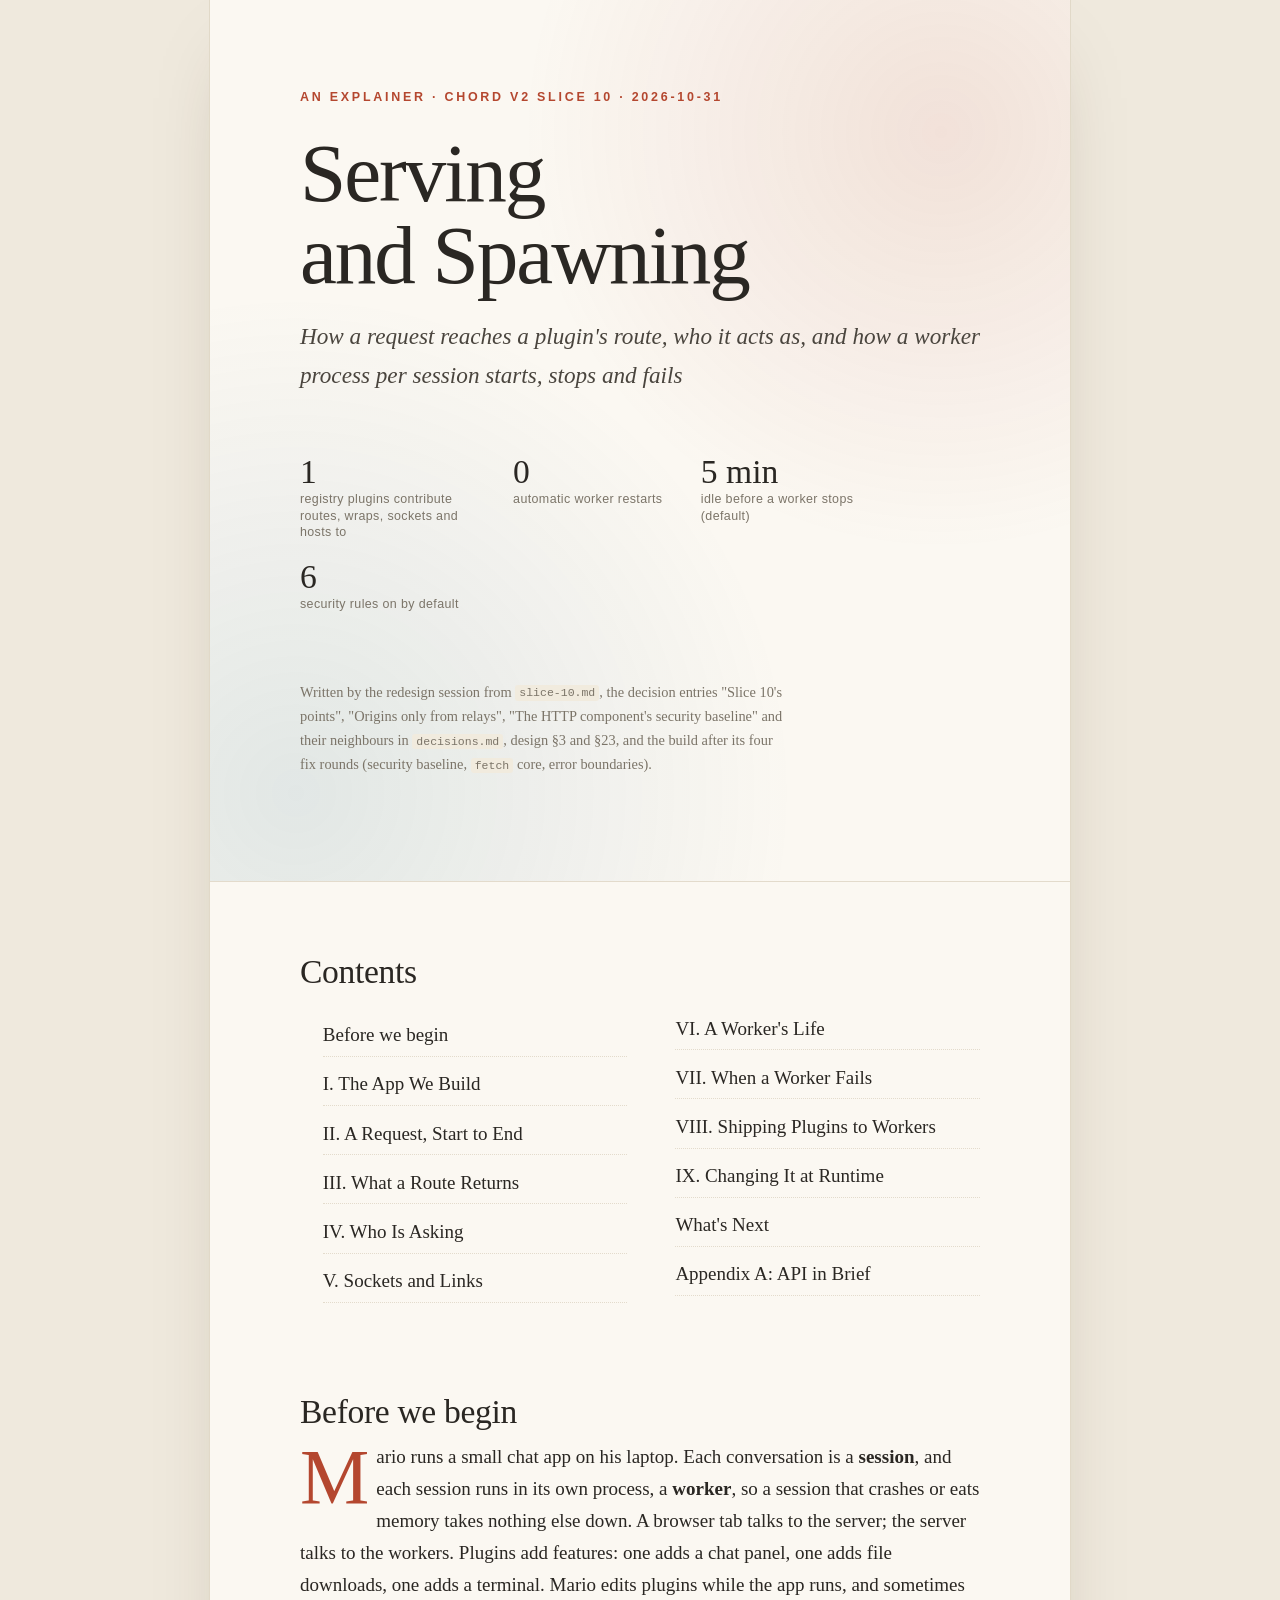
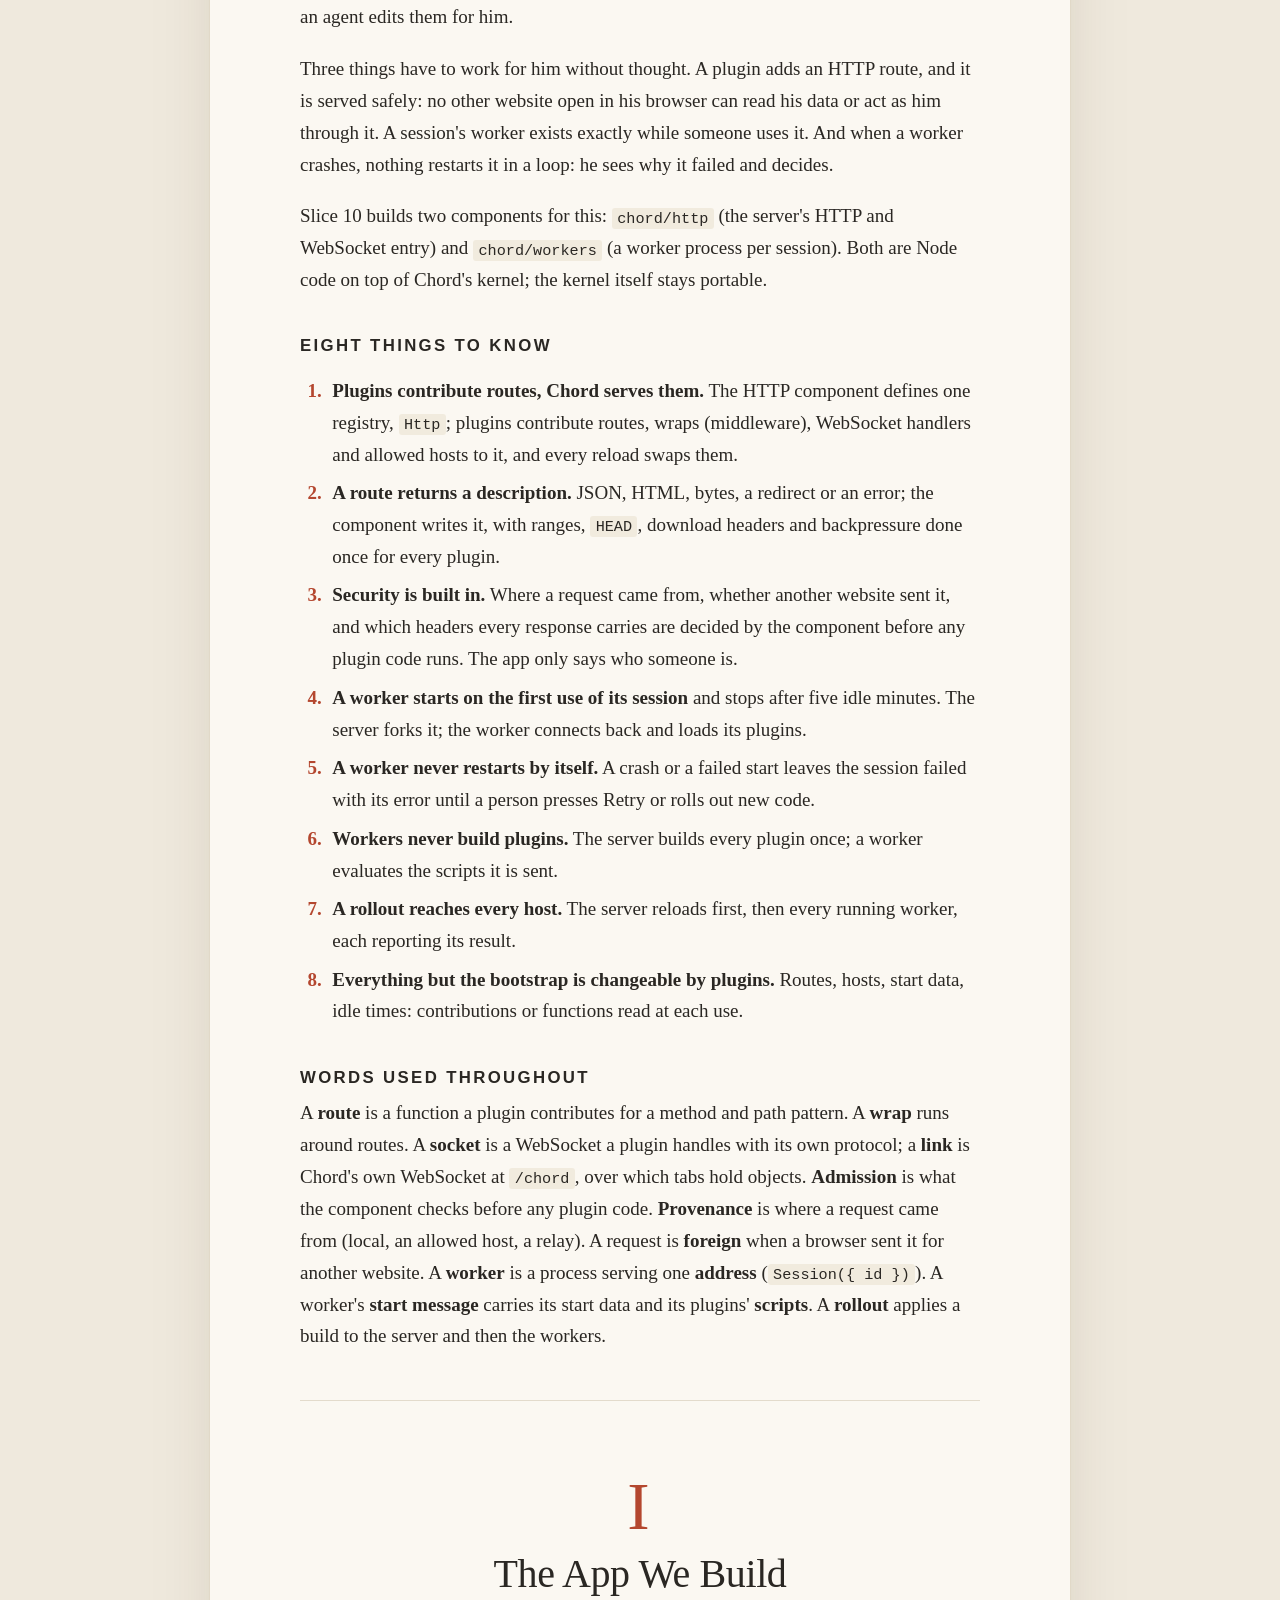
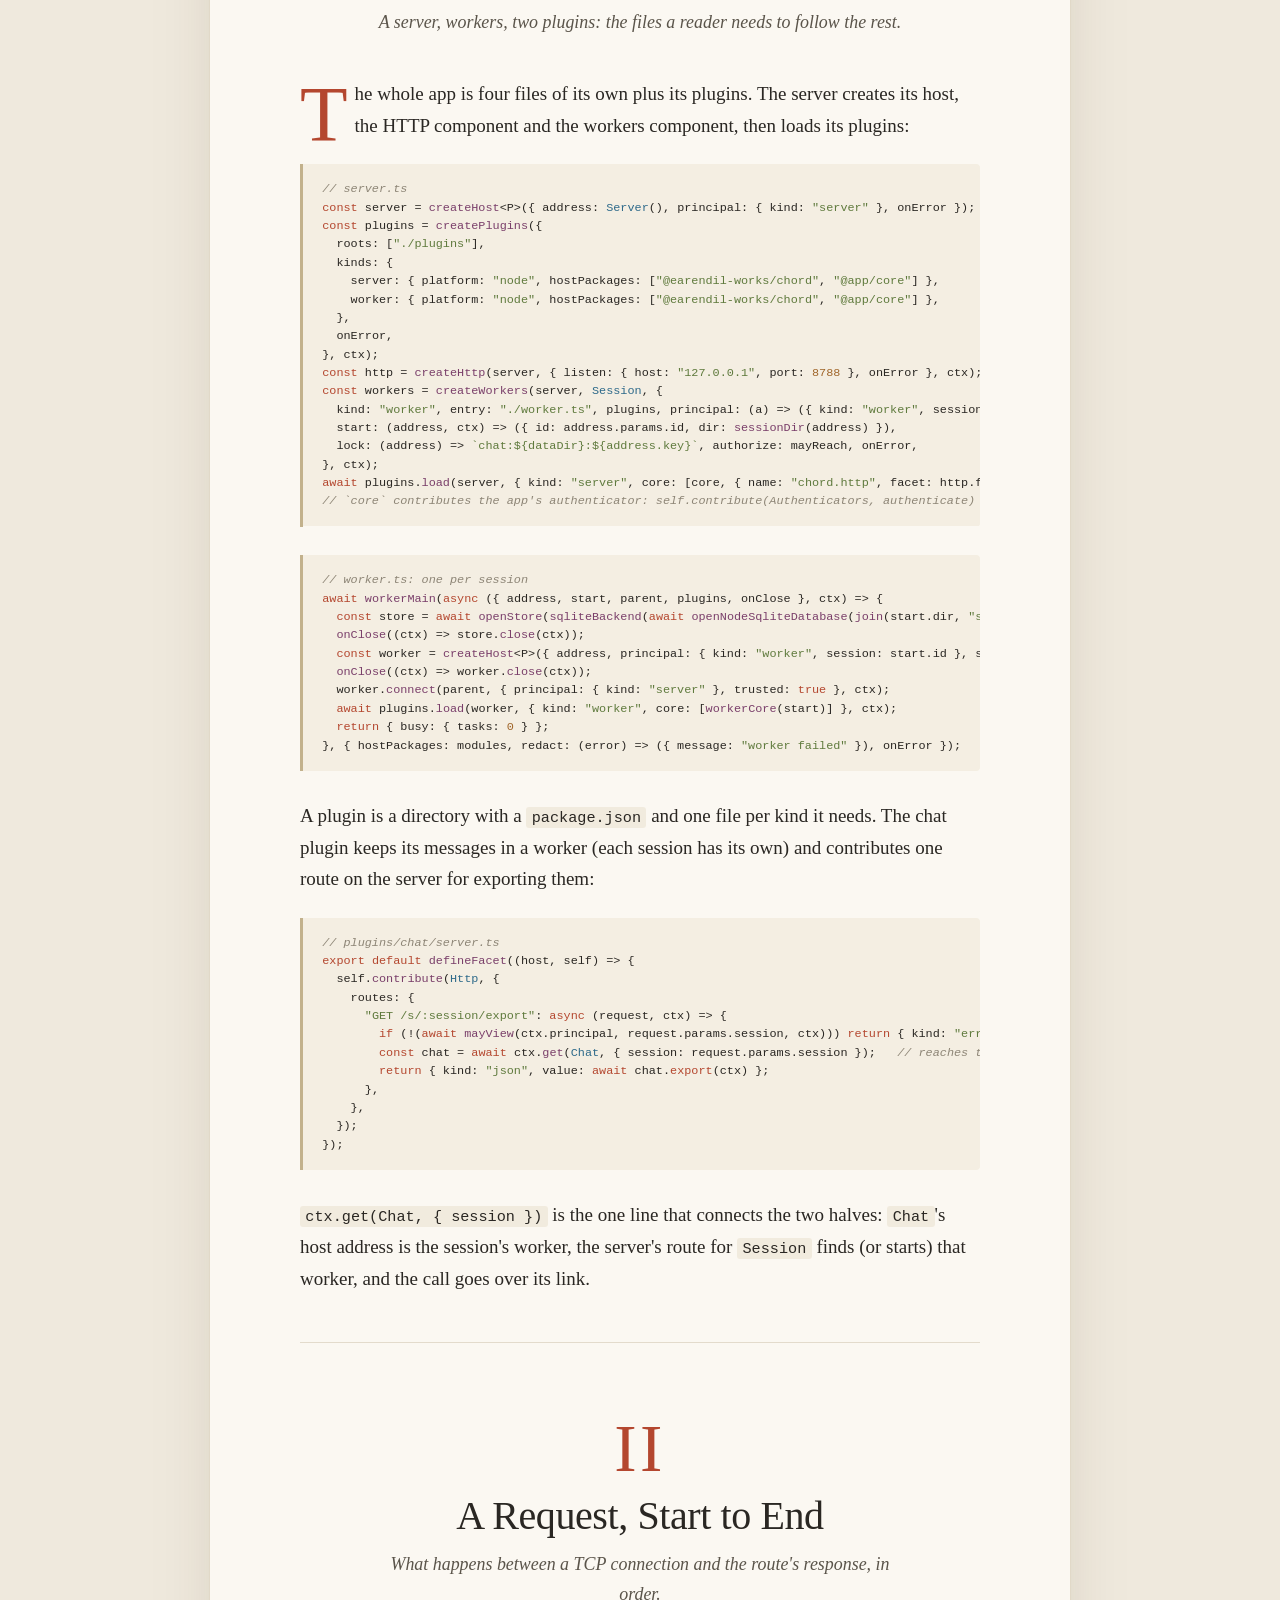
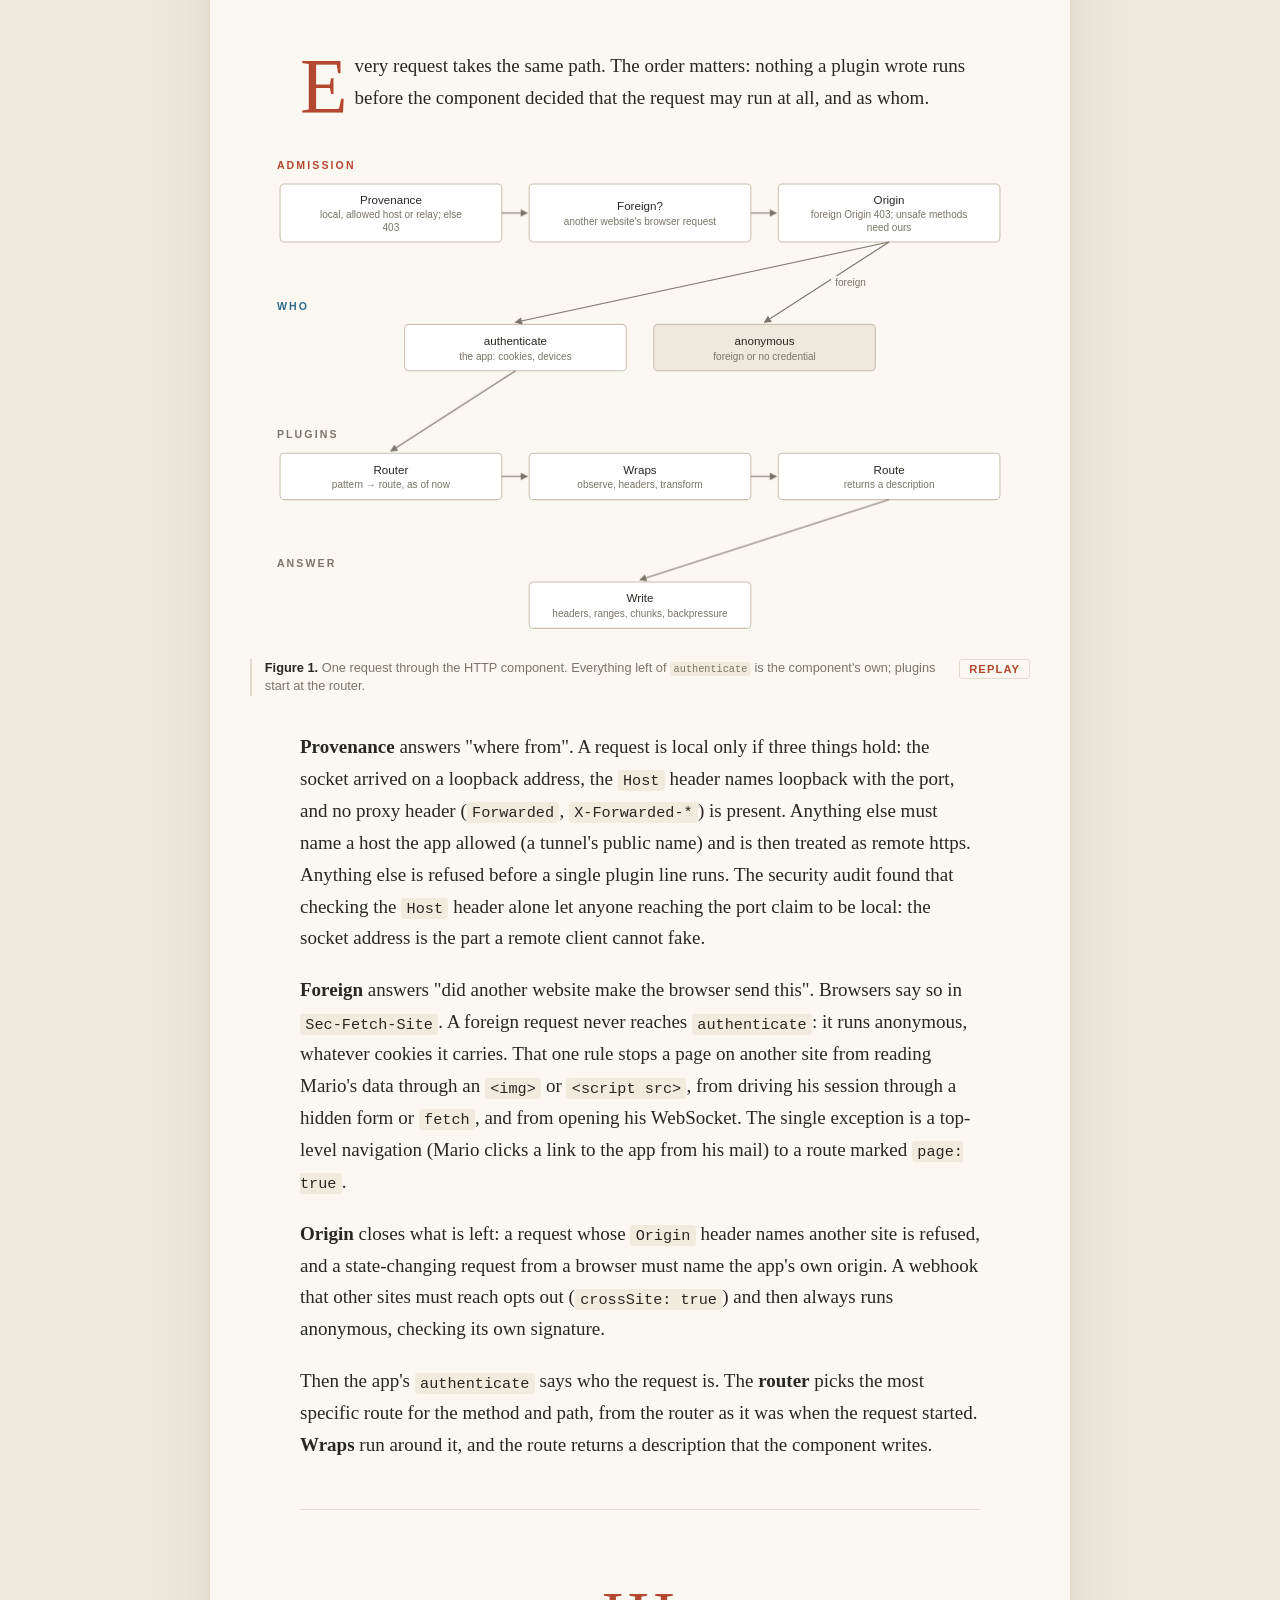
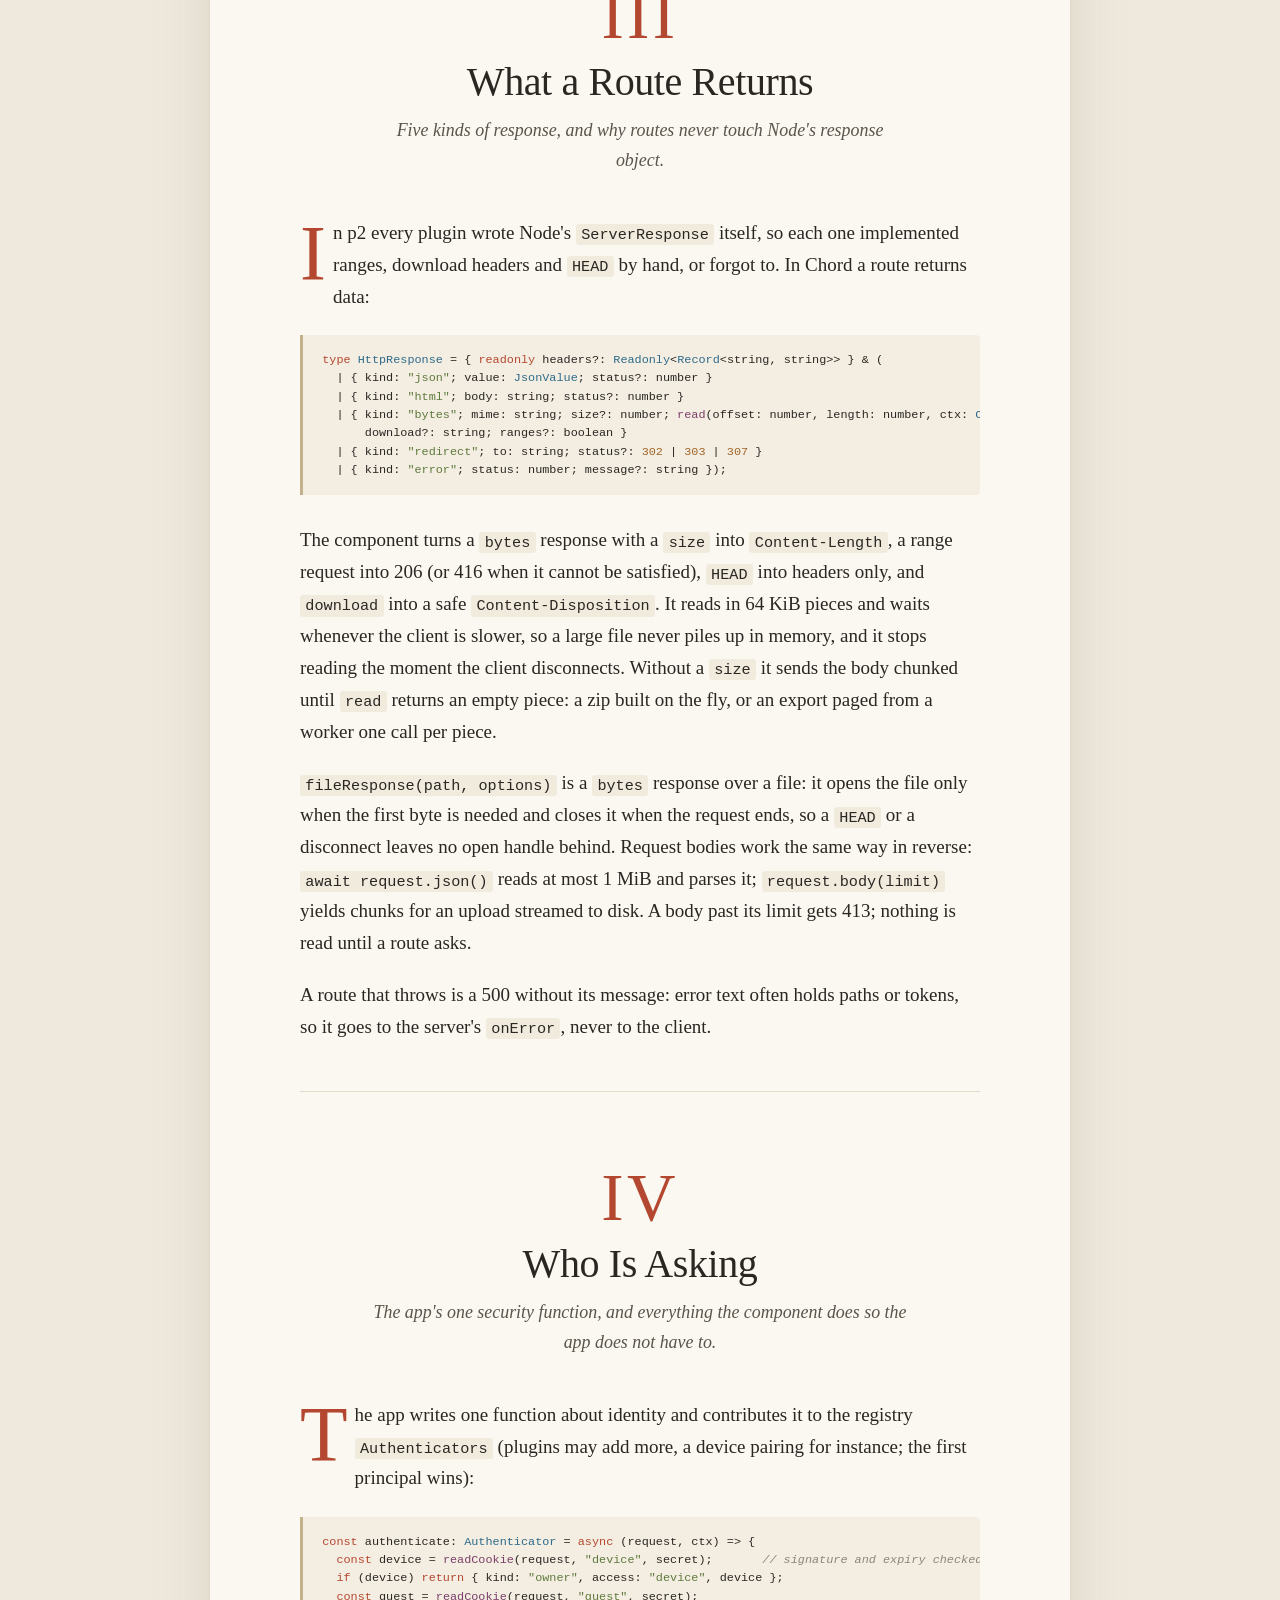
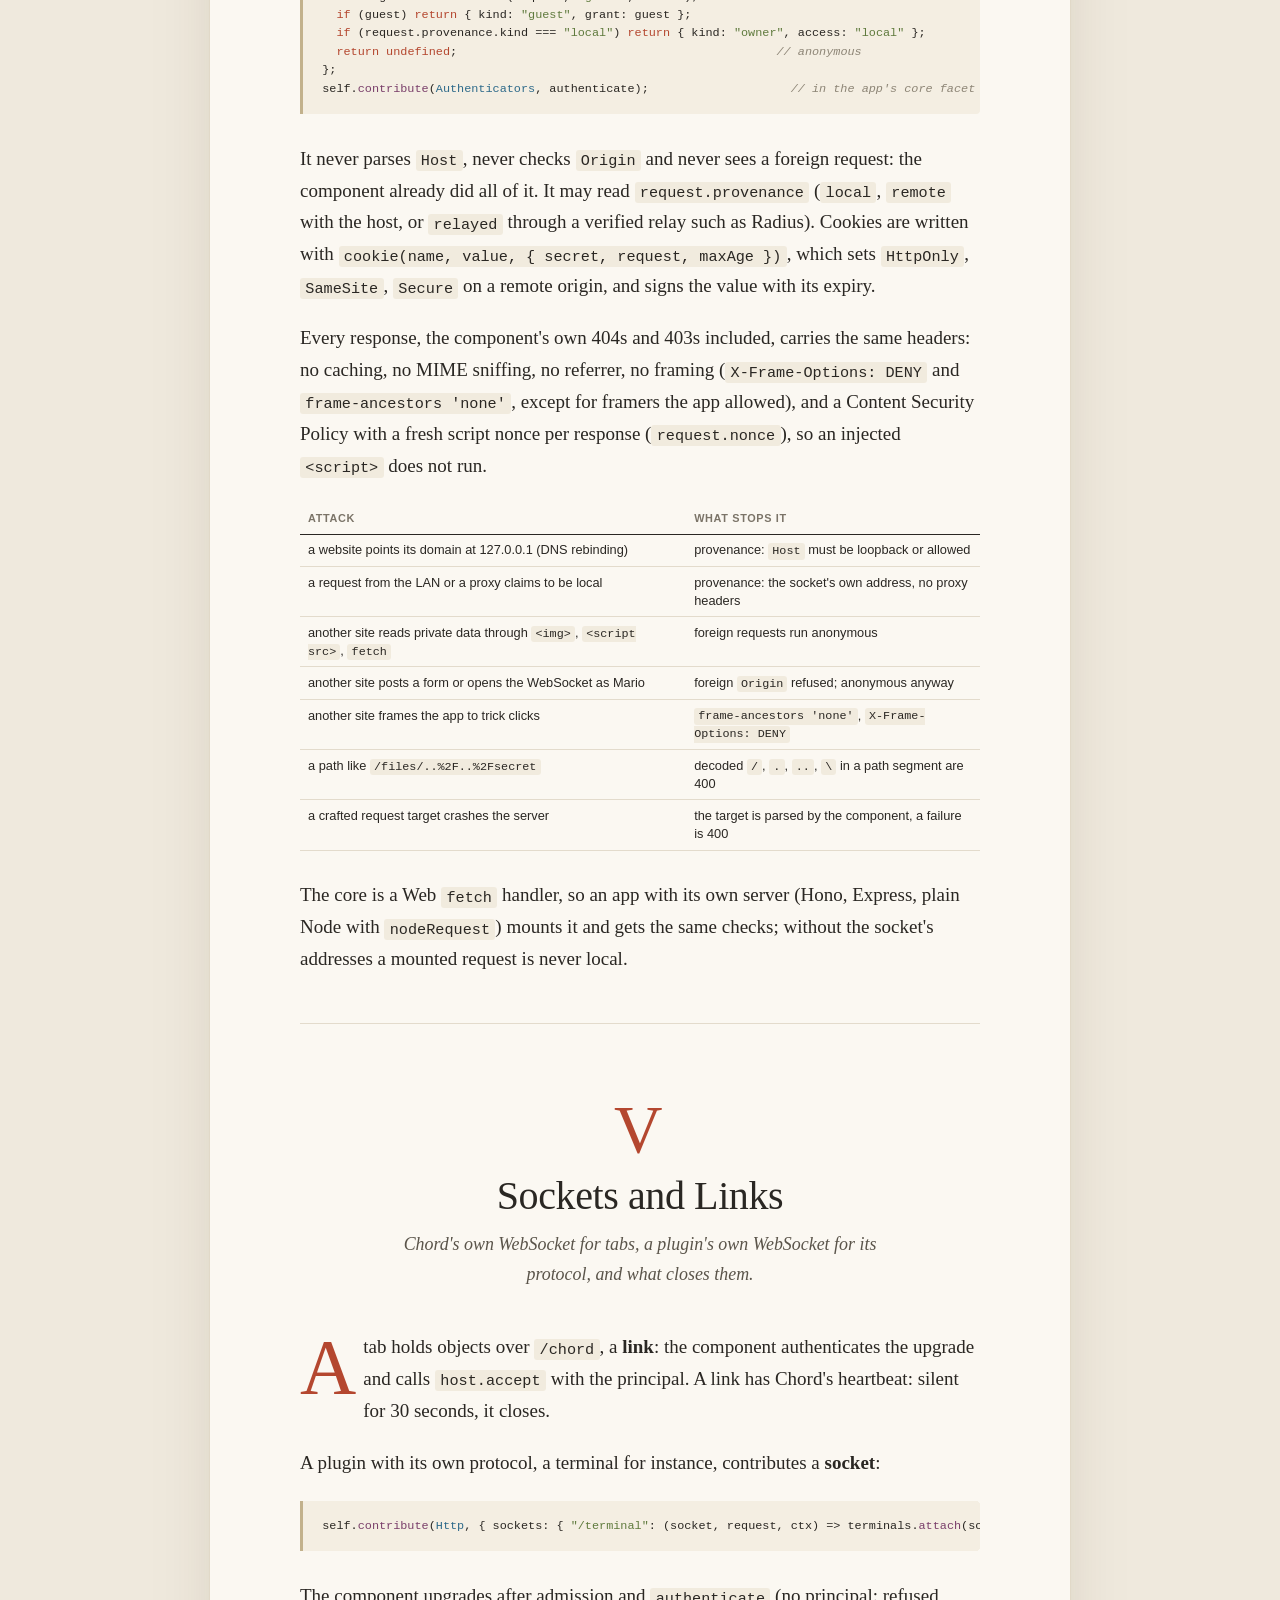
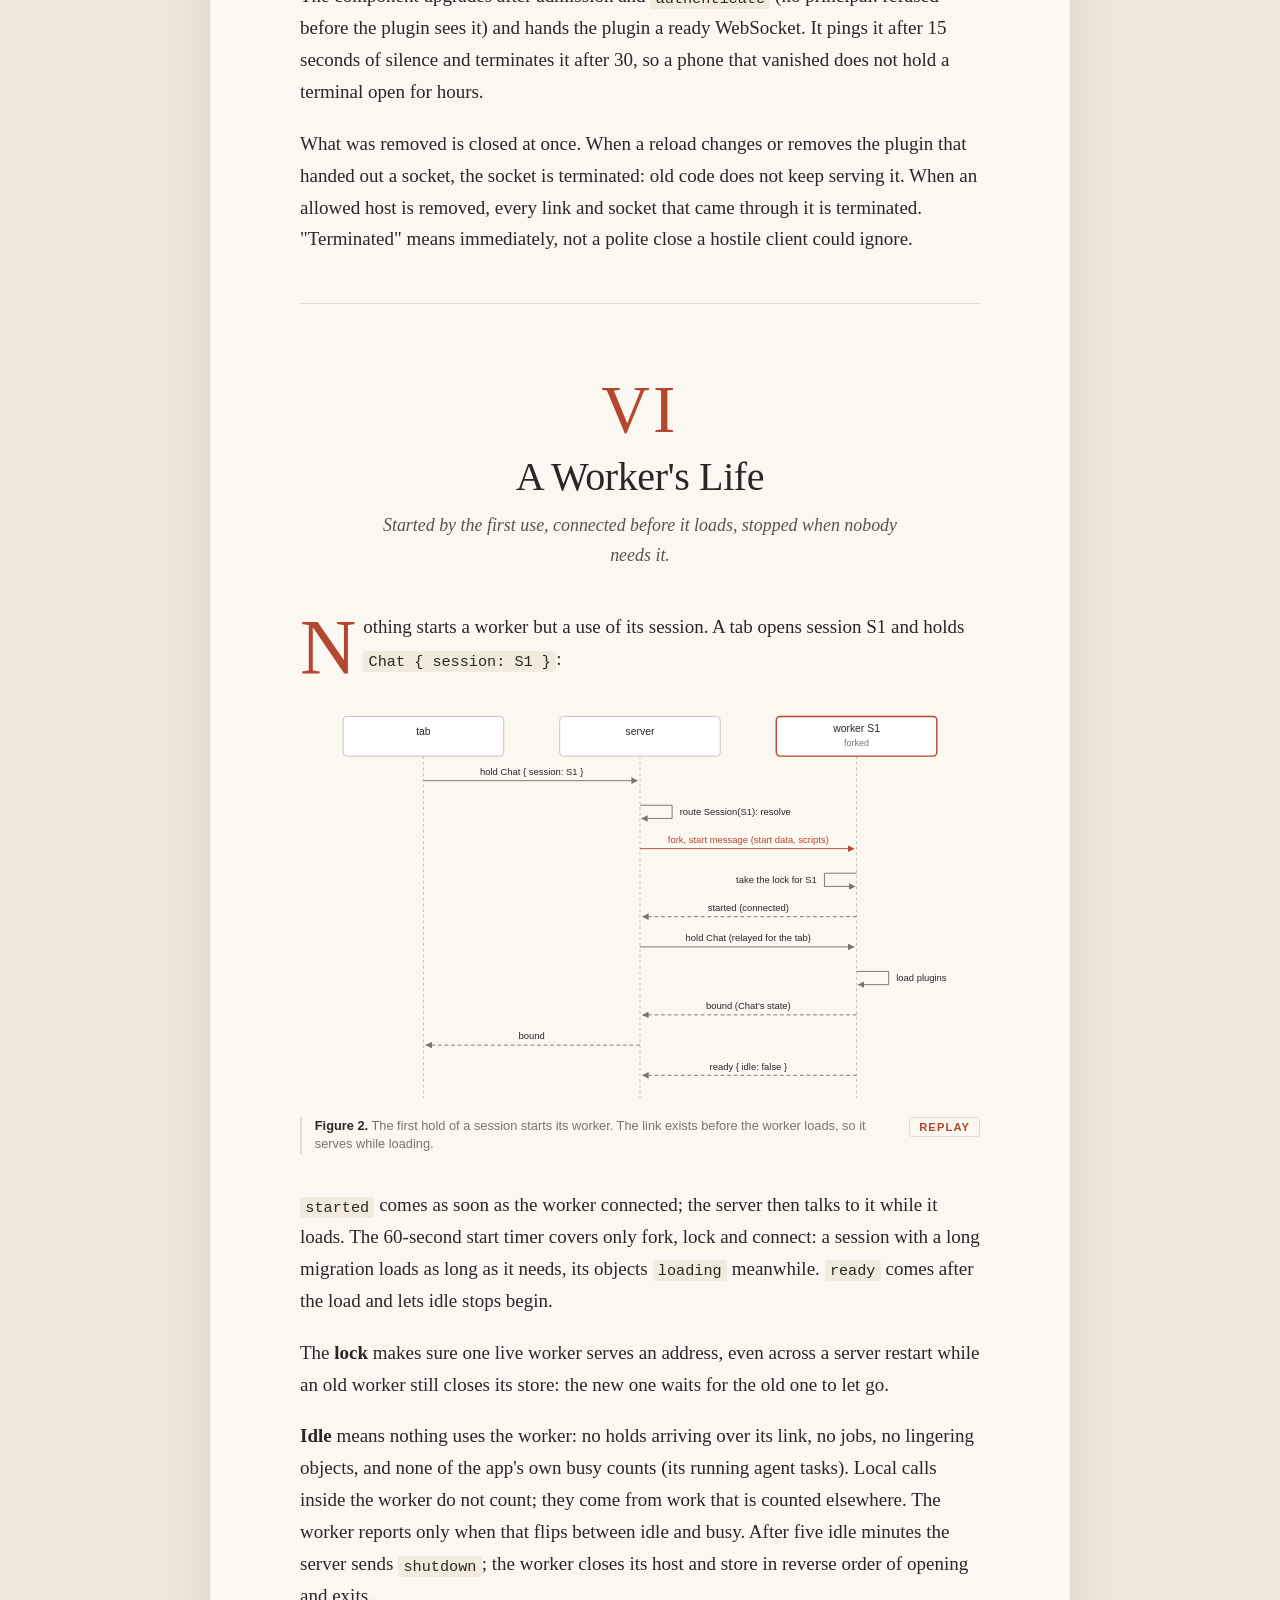
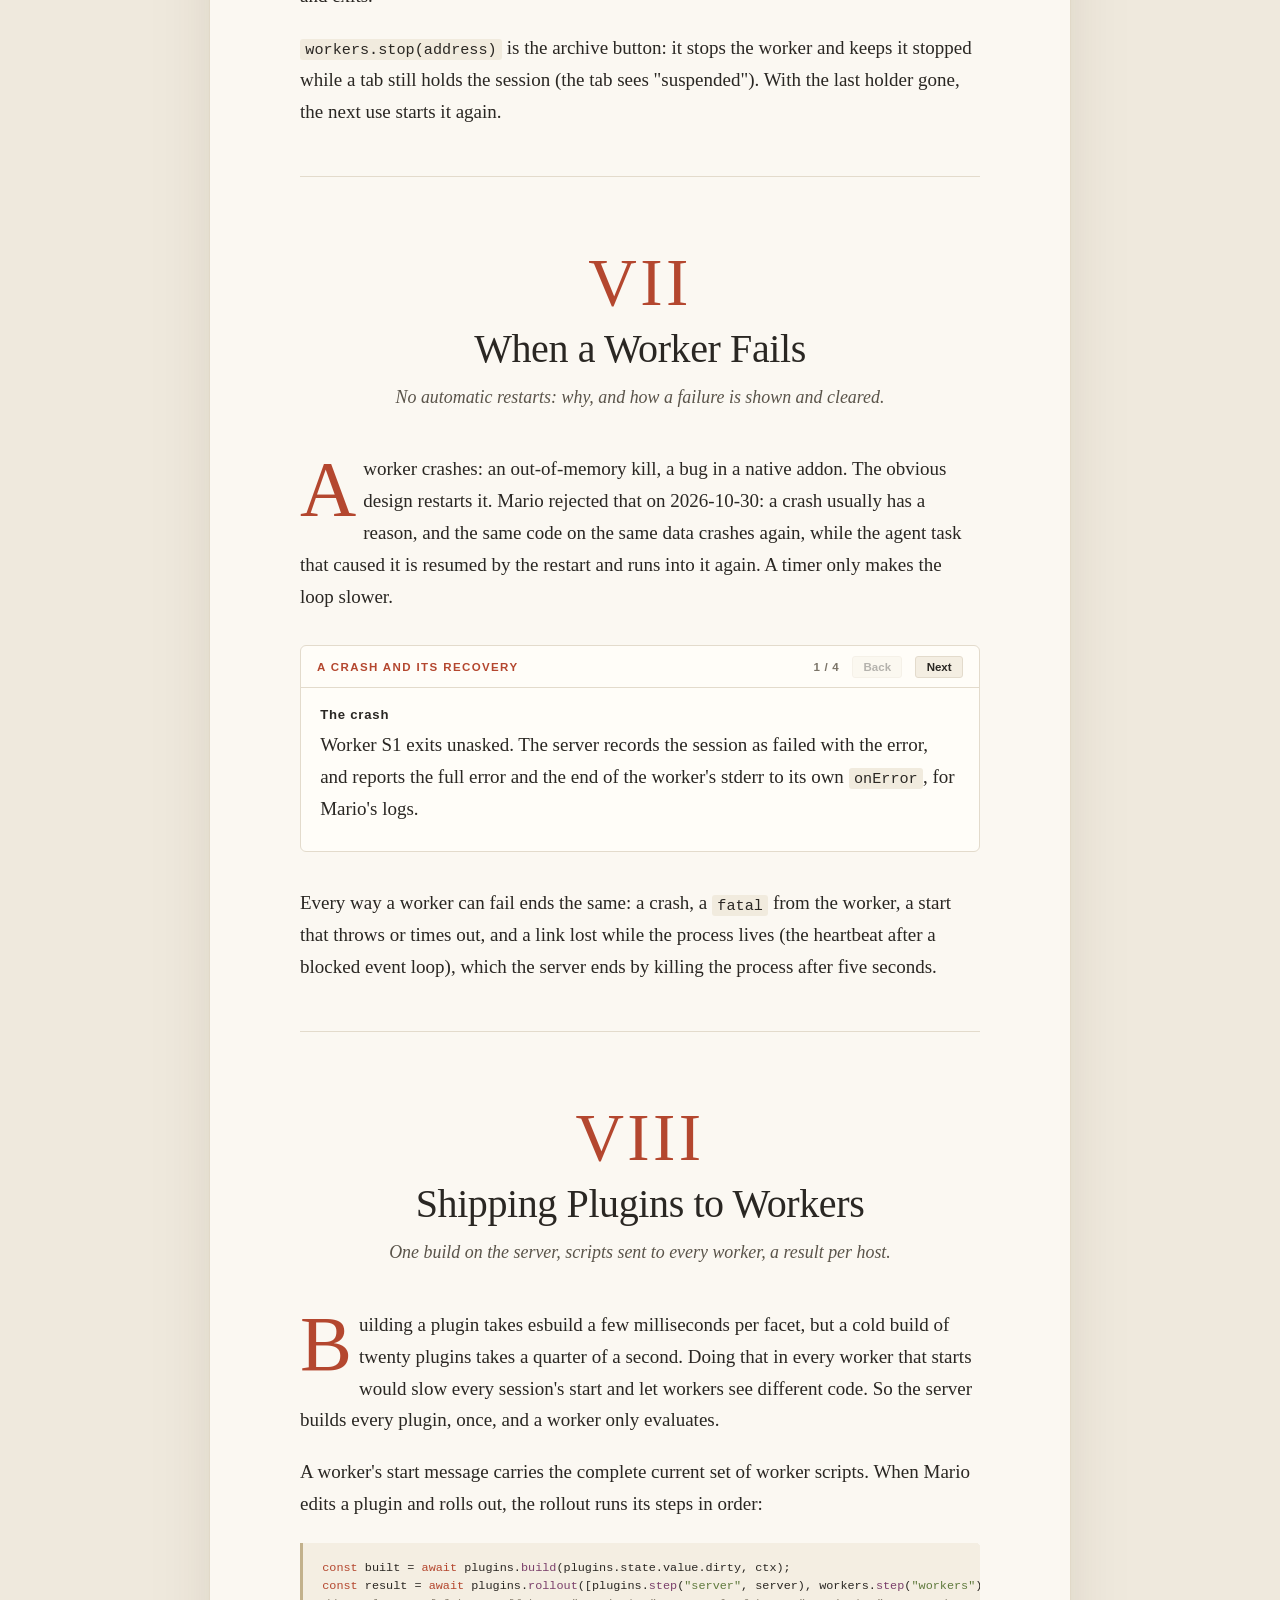
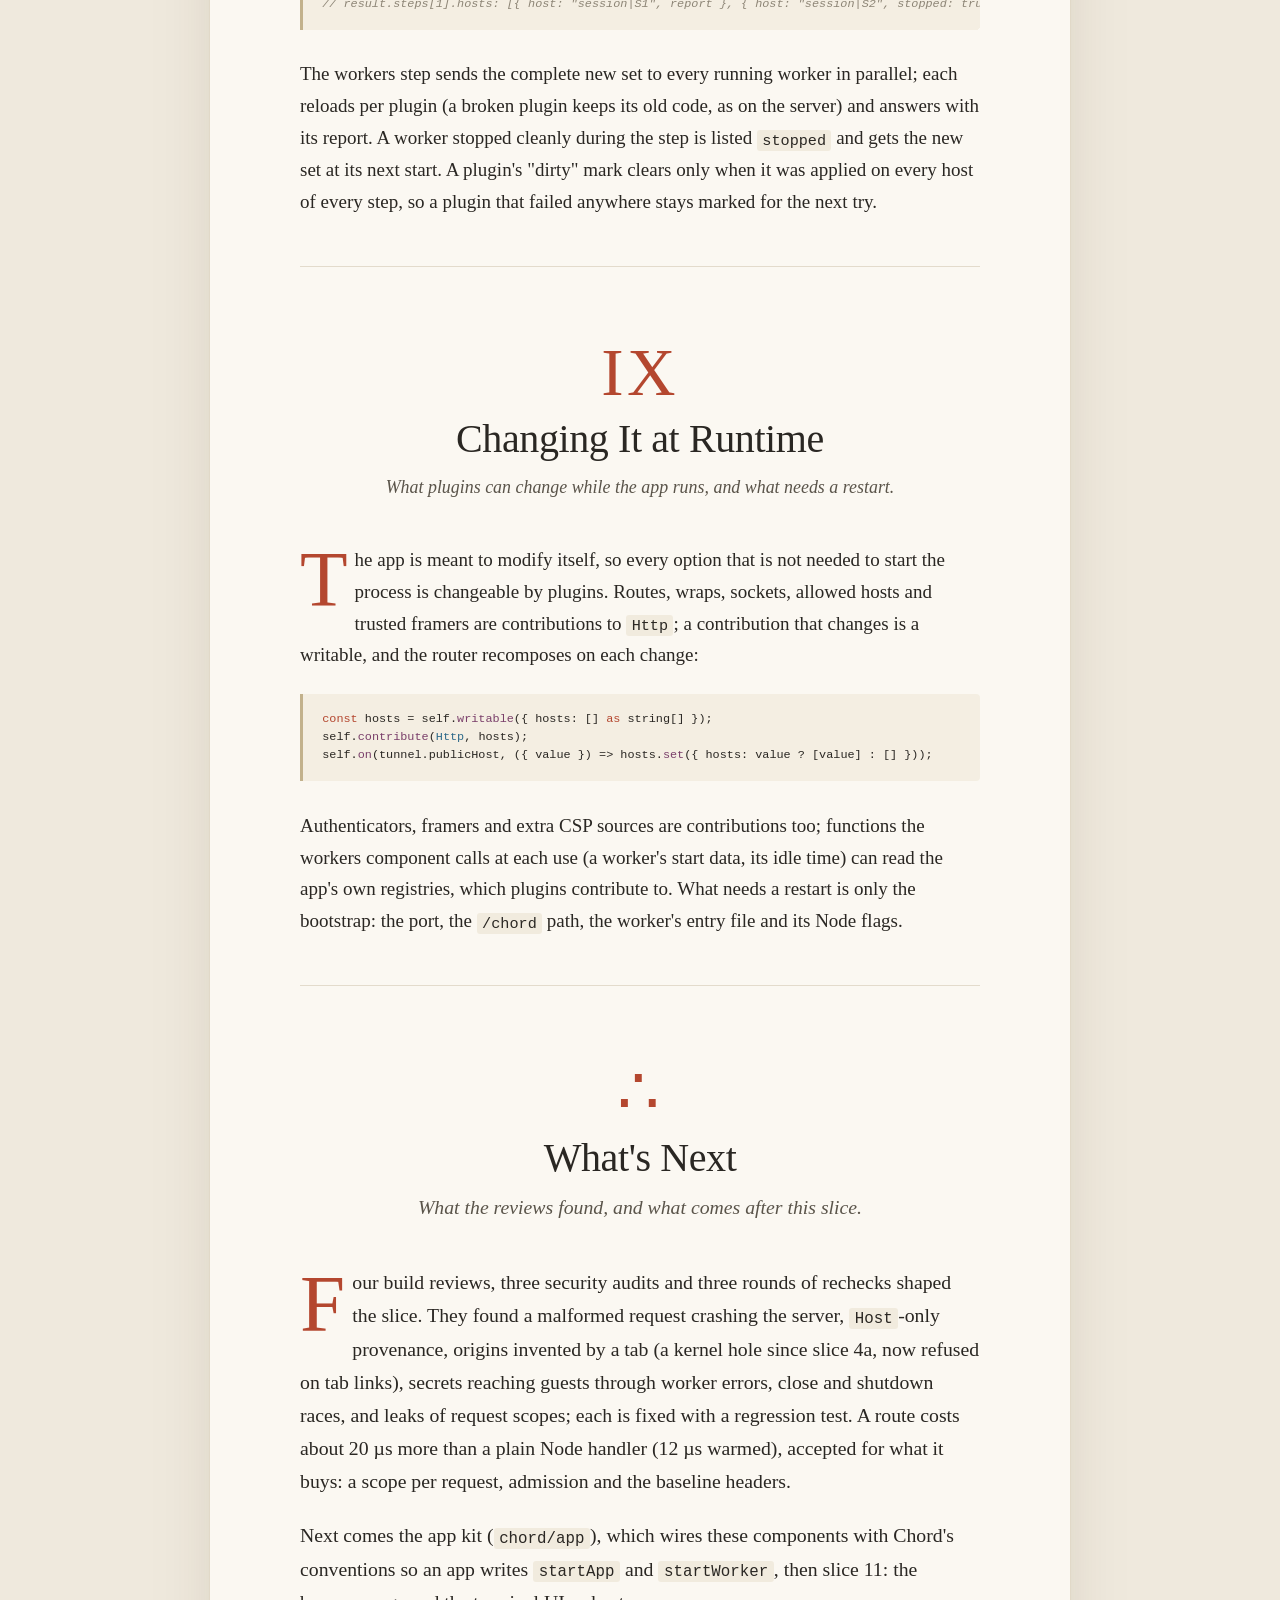
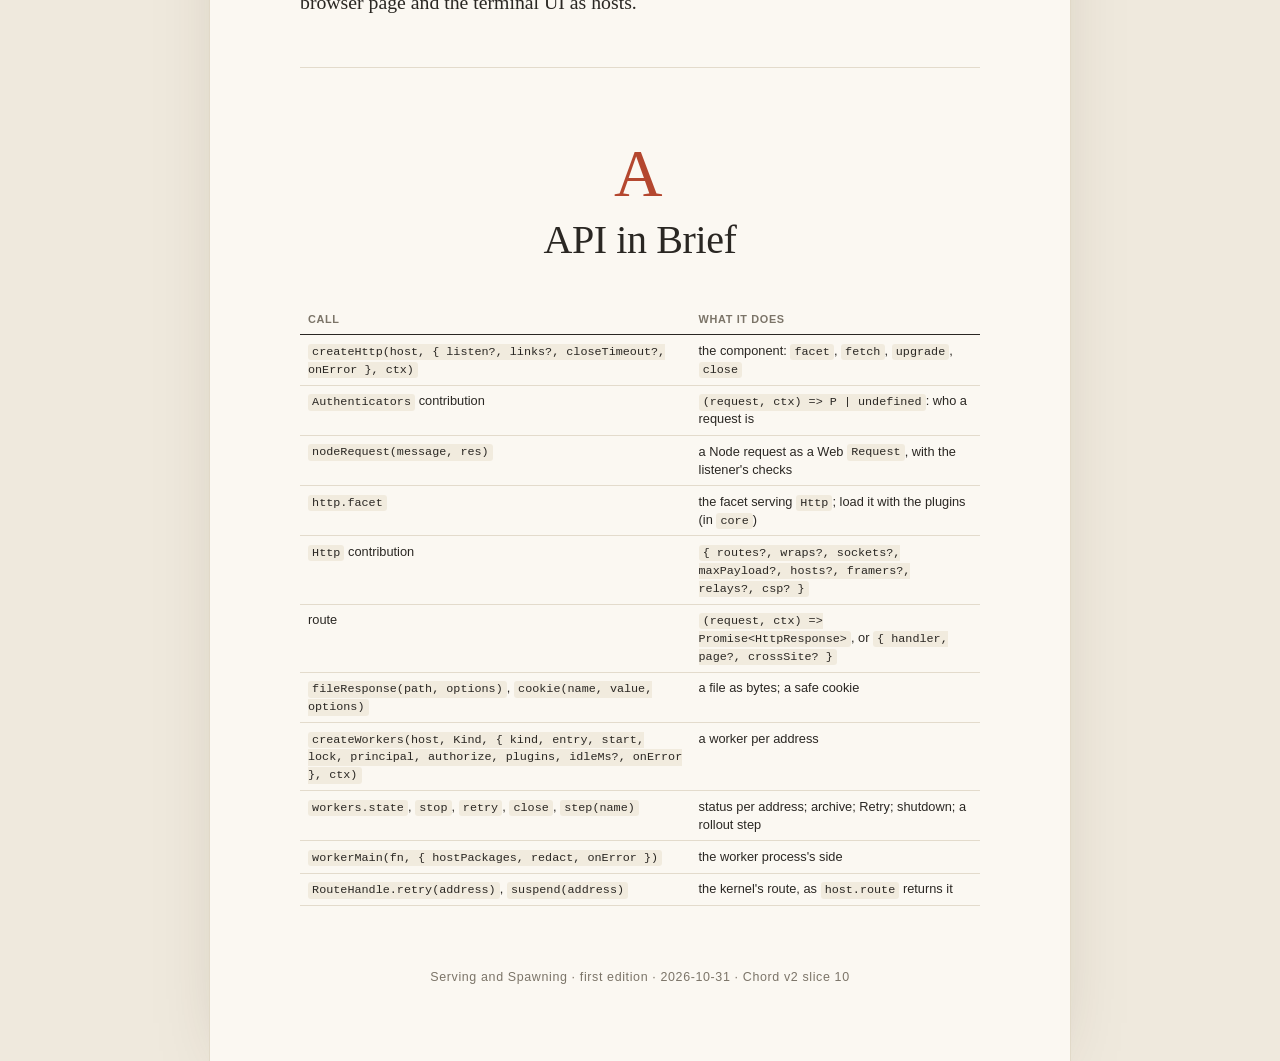
<file: packages/chord/docs/http-workers/index.html>
<!doctype html>
<html lang="en"><head><meta charset="utf-8"><meta name="viewport" content="width=device-width,initial-scale=1">
<title>Serving and Spawning: HTTP and workers in Chord v2</title>
<style>

:root{--paper:#fbf8f2;--ink:#2a2723;--muted:#7b7468;--rule:#e3dbcc;--accent:#b4472f;--blue:#2e6a8a;--sand:#c2b18c;--soft:#f4eee2}
*{box-sizing:border-box}
html{background:#efe9dd}
body{margin:0;color:var(--ink);font:19px/1.68 'Iowan Old Style','Palatino Linotype',Palatino,'Book Antiqua',Georgia,serif;
 -webkit-font-smoothing:antialiased;text-rendering:optimizeLegibility}
.book{max-width:860px;margin:0 auto;background:var(--paper);box-shadow:0 0 0 1px #e1d9c8,0 30px 80px -40px rgba(60,40,10,.35);padding:0 0 4rem}
.inner{padding:0 90px}
h1,h2,h3{font-weight:400;line-height:1.15}
h2{font-size:2.1rem;margin:.2em 0 .3em;letter-spacing:-.01em}
h3{font-size:1.05rem;text-transform:uppercase;letter-spacing:.14em;margin:2.4em 0 .6em;color:var(--ink);font-weight:600;
 font-family:'Avenir Next','Helvetica Neue',sans-serif}
p{margin:0 0 1.05em;hyphens:auto;text-align:left}
code{font:.8em/1 'SF Mono',Menlo,Consolas,monospace;background:#f1ebde;padding:.1em .35em;border-radius:3px}
pre{font:.74rem/1.55 'SF Mono',Menlo,Consolas,monospace;background:#f4eee2;border-left:3px solid var(--sand);padding:1rem 1.2rem;margin:1.4rem 0 1.8rem;
 overflow-x:auto;border-radius:0 4px 4px 0;white-space:pre;tab-size:2}
pre code{background:none;padding:0;font-size:1em}
em{font-style:italic}
a{color:var(--blue)}
.cover{min-height:92vh;display:flex;flex-direction:column;justify-content:center;padding:90px;background:
 radial-gradient(circle at 85% 15%,rgba(180,71,47,.13),transparent 40%),radial-gradient(circle at 10% 90%,rgba(46,106,138,.12),transparent 45%),var(--paper);
 border-bottom:1px solid var(--rule)}
.kicker{font:600 .78rem 'Avenir Next','Helvetica Neue',sans-serif;letter-spacing:.22em;text-transform:uppercase;color:var(--accent)}
.cover h1{font-size:5.2rem;line-height:.98;margin:.35em 0 .25em;letter-spacing:-.025em}
.subtitle{font-size:1.45rem;font-style:italic;color:#4a453e;max-width:30em;text-align:left}
.cover-stats,.stats{display:flex;flex-wrap:wrap;gap:1.2rem 2.4rem;margin:2.2rem 0}
.stats{margin:1.6rem 0 1.8rem;padding:1.1rem 0;border-top:1px solid var(--rule);border-bottom:1px solid var(--rule)}
.stat b{display:block;font-size:2.1rem;font-weight:400;line-height:1.1;font-variant-numeric:lining-nums}
.stat span{font:.78rem/1.3 'Avenir Next','Helvetica Neue',sans-serif;color:var(--muted);letter-spacing:.03em;display:block;max-width:14em}
.cover-note{font-size:.9rem;color:var(--muted);max-width:34em;text-align:left;margin-top:2rem}
.toc{padding:4rem 0 2rem}
.toc ol{list-style:none;padding:0;margin:1rem 0;columns:2;column-gap:3rem}
.toc li{padding:.3rem 0;border-bottom:1px dotted var(--rule);break-inside:avoid}
.toc a{color:var(--ink);text-decoration:none}
.toc a:hover{color:var(--accent)}
.preface{padding-top:2rem}
.findings{padding-left:1.4em}
.findings li{margin:.55em 0;padding-left:.3em}
.findings li::marker{color:var(--accent);font-weight:600}
.chapter{padding-top:4.5rem;margin-top:3rem;border-top:1px solid var(--rule)}
.opener{text-align:center;margin-bottom:2.6rem}
.numeral{font-size:4.2rem;color:var(--accent);line-height:1;font-variant:small-caps;letter-spacing:.05em}
.opener h2{font-size:2.5rem;margin:.25em 0}
.lede{font-style:italic;color:#5a544a;font-size:1.12rem;max-width:30em;margin:0 auto;text-align:center}
.dropcap::first-letter{float:left;font-size:4.1em;line-height:.82;padding:.06em .09em 0 0;color:var(--accent)}
.fig{margin:2rem 0 2.2rem}
.fig.wide{margin-left:-50px;margin-right:-50px}
.fig svg{display:block;margin:0 auto}
figcaption{font:.8rem/1.45 'Avenir Next','Helvetica Neue',sans-serif;color:var(--muted);margin-top:.7rem;padding-left:.8rem;border-left:2px solid var(--rule)}
.fignum{color:var(--ink);font-weight:600}
.note{font:.86rem/1.55 'Avenir Next','Helvetica Neue',sans-serif;color:#5b5549;background:#f4eee2;border-left:3px solid var(--sand);
 padding:.9rem 1.1rem;margin:1.8rem 0;border-radius:0 4px 4px 0}
.note.review{border-left-color:var(--accent)}
.note b.tag{font-weight:600;letter-spacing:.12em;text-transform:uppercase;font-size:.72rem;color:var(--accent);display:block;margin-bottom:.3rem}
.note code{font-size:.85em}
table{width:100%;border-collapse:collapse;margin:1.4rem 0 1.8rem;font:.8rem/1.4 'Avenir Next','Helvetica Neue',sans-serif}
th{text-align:left;font-weight:600;color:var(--muted);text-transform:uppercase;letter-spacing:.06em;font-size:.68rem;border-bottom:1.5px solid var(--ink);padding:.45rem .5rem}
td{padding:.42rem .5rem;border-bottom:1px solid var(--rule);vertical-align:top}
td code{font-size:.92em}
table.num td:not(:first-child),table.num th:not(:first-child){text-align:right}
.epilogue p{font-size:1.04em}
.appendix{font-size:.92em}
.appendix ul,.chapter ul{padding-left:1.2em}
.appendix li,.chapter li{margin:.4em 0}
.colophon{text-align:center;font:.78rem 'Avenir Next','Helvetica Neue',sans-serif;color:var(--muted);margin-top:4rem;letter-spacing:.05em}
@media (max-width:760px){.inner{padding:0 22px}.cover{padding:40px 22px}.cover h1{font-size:3.2rem}.fig.wide{margin-left:0;margin-right:0}
 .toc ol{columns:1}p{text-align:left}body{font-size:17px}}
@media print{html{background:#fff}.book{box-shadow:none}.chapter{break-before:page}.fig{break-inside:avoid}}
.transcript p b{font:600 .78rem 'Avenir Next','Helvetica Neue',sans-serif;letter-spacing:.08em;text-transform:uppercase;color:var(--accent);margin-right:.3em}
pre .tk-c{color:#8d8576;font-style:italic}pre .tk-s{color:#5f7a3d}pre .tk-n{color:#a0662a}pre .tk-k{color:#b4472f}pre .tk-t{color:#2e6a8a}pre .tk-f{color:#7a3f6a}
h4{font:600 .82rem 'Avenir Next','Helvetica Neue',sans-serif;letter-spacing:.06em;margin:1.8em 0 .5em;color:var(--muted)}
.inner ul,.inner ol:not(.findings){padding-left:1.2em}
.inner li{margin:.35em 0}
blockquote{margin:1.4rem 0;padding:.2rem 0 .2rem 1.2rem;border-left:3px solid var(--rule);color:#5a544a;font-style:italic}
.fig svg text{dominant-baseline:auto}
.fig .replay{font:600 .7rem 'Avenir Next','Helvetica Neue',sans-serif;letter-spacing:.1em;text-transform:uppercase;color:var(--accent);
 background:none;border:1px solid var(--rule);border-radius:3px;padding:.2rem .55rem;margin:0 0 0 1rem;cursor:pointer;float:right}
.fig .replay:hover{border-color:var(--accent)}
.anim.armed .step{opacity:0}
.anim.armed.play .step{animation:stepIn .45s ease-out both;animation-delay:calc(var(--i) * var(--pace, .45s))}
.anim.armed.play .step.edge{animation-name:edgeIn}
@keyframes stepIn{from{opacity:0;transform:translateY(4px)}to{opacity:1;transform:none}}
@keyframes edgeIn{from{opacity:0}to{opacity:1}}
.steps{margin:2rem 0 2.2rem;border:1px solid var(--rule);border-radius:6px;background:#fffdf8}
.steps-head{display:flex;align-items:center;gap:.8rem;padding:.6rem 1rem;border-bottom:1px solid var(--rule);
 font:600 .72rem 'Avenir Next','Helvetica Neue',sans-serif;letter-spacing:.12em;text-transform:uppercase;color:var(--accent)}
.steps-head .title{flex:1}
.steps-head .count{color:var(--muted);letter-spacing:.06em}
.steps-head button{font:600 .72rem 'Avenir Next','Helvetica Neue',sans-serif;color:var(--ink);background:var(--soft);border:1px solid var(--rule);
 border-radius:3px;padding:.25rem .65rem;cursor:pointer}
.steps-head button:disabled{opacity:.35;cursor:default}
.step-panel{padding:1rem 1.2rem .4rem}
.step-panel>h4:first-child{margin-top:.2rem;color:var(--ink)}
.steps.js .step-panel{display:none}
.steps.js .step-panel.on{display:block}
.steps:not(.js) .steps-head button,.steps:not(.js) .steps-head .count{display:none}
.steps:not(.js) .step-panel+.step-panel{border-top:1px dashed var(--rule)}
.fig figcaption{display:flow-root}
.fig svg{max-width:100%;height:auto}
table{max-width:100%}
@media (max-width:760px){.inner{padding:0 20px}.cover{padding:48px 22px}.cover h1{font-size:3.2rem}.fig.wide{margin-left:0;margin-right:0}table{display:block;overflow-x:auto}.toc ol{columns:1}}
</style>


</head>
<body><div class="book">
<section class="cover">
  <div class="kicker">An explainer · Chord v2 slice 10 · 2026-10-31</div>
  <h1>Serving<br>and Spawning</h1>
  <p class="subtitle">How a request reaches a plugin&#39;s route, who it acts as, and how a worker process per session starts, stops and fails</p>
  <div class="cover-stats"><div class="stat"><b>1</b><span>registry plugins contribute routes, wraps, sockets and hosts to</span></div><div class="stat"><b>0</b><span>automatic worker restarts</span></div><div class="stat"><b>5 min</b><span>idle before a worker stops (default)</span></div><div class="stat"><b>6</b><span>security rules on by default</span></div></div>
  <div class="cover-note"><p>Written by the redesign session from <code>slice-10.md</code>, the decision entries &quot;Slice 10&#39;s points&quot;, &quot;Origins only from
relays&quot;, &quot;The HTTP component&#39;s security baseline&quot; and their neighbours in <code>decisions.md</code>, design §3 and §23, and the
build after its four fix rounds (security baseline, <code>fetch</code> core, error boundaries).</p>
</div>
</section><div class="inner">
<nav class="toc"><h2>Contents</h2><ol>
<li><a href="#before-we-begin">Before we begin</a></li>
<li><a href="#app">I. The App We Build</a></li>
<li><a href="#request">II. A Request, Start to End</a></li>
<li><a href="#responses">III. What a Route Returns</a></li>
<li><a href="#who">IV. Who Is Asking</a></li>
<li><a href="#sockets">V. Sockets and Links</a></li>
<li><a href="#worker">VI. A Worker&#39;s Life</a></li>
<li><a href="#failure">VII. When a Worker Fails</a></li>
<li><a href="#ship">VIII. Shipping Plugins to Workers</a></li>
<li><a href="#runtime">IX. Changing It at Runtime</a></li>
<li><a href="#what-s-next">What&#39;s Next</a></li>
<li><a href="#api-in-brief">Appendix A: API in Brief</a></li>
</ol></nav>

<section class="preface" id="before-we-begin">
<h2>Before we begin</h2>
<p class="dropcap">Mario runs a small chat app on his laptop. Each conversation is a <strong>session</strong>, and each session runs in its own
process, a <strong>worker</strong>, so a session that crashes or eats memory takes nothing else down. A browser tab talks to the
server; the server talks to the workers. Plugins add features: one adds a chat panel, one adds file downloads, one
adds a terminal. Mario edits plugins while the app runs, and sometimes an agent edits them for him.</p>
<p>Three things have to work for him without thought. A plugin adds an HTTP route, and it is served safely: no other
website open in his browser can read his data or act as him through it. A session&#39;s worker exists exactly while
someone uses it. And when a worker crashes, nothing restarts it in a loop: he sees why it failed and decides.</p>
<p>Slice 10 builds two components for this: <code>chord/http</code> (the server&#39;s HTTP and WebSocket entry) and
<code>chord/workers</code> (a worker process per session). Both are Node code on top of Chord&#39;s kernel; the kernel itself
stays portable.</p>
<h3 id="eight-things-to-know">Eight things to know</h3>
<ol class="findings">
<li><strong>Plugins contribute routes, Chord serves them.</strong> The HTTP component defines one registry, <code>Http</code>; plugins
contribute routes, wraps (middleware), WebSocket handlers and allowed hosts to it, and every reload swaps them.</li>
<li><strong>A route returns a description.</strong> JSON, HTML, bytes, a redirect or an error; the component writes it, with ranges,
<code>HEAD</code>, download headers and backpressure done once for every plugin.</li>
<li><strong>Security is built in.</strong> Where a request came from, whether another website sent it, and which headers every
response carries are decided by the component before any plugin code runs. The app only says who someone is.</li>
<li><strong>A worker starts on the first use of its session</strong> and stops after five idle minutes. The server forks it; the
worker connects back and loads its plugins.</li>
<li><strong>A worker never restarts by itself.</strong> A crash or a failed start leaves the session failed with its error until a
person presses Retry or rolls out new code.</li>
<li><strong>Workers never build plugins.</strong> The server builds every plugin once; a worker evaluates the scripts it is sent.</li>
<li><strong>A rollout reaches every host.</strong> The server reloads first, then every running worker, each reporting its result.</li>
<li><strong>Everything but the bootstrap is changeable by plugins.</strong> Routes, hosts, start data, idle times: contributions or
functions read at each use.</li>
</ol>
<h3 id="words-used-throughout">Words used throughout</h3>
<p>A <strong>route</strong> is a function a plugin contributes for a method and path pattern. A <strong>wrap</strong> runs around routes. A
<strong>socket</strong> is a WebSocket a plugin handles with its own protocol; a <strong>link</strong> is Chord&#39;s own WebSocket at <code>/chord</code>,
over which tabs hold objects. <strong>Admission</strong> is what the component checks before any plugin code. <strong>Provenance</strong> is
where a request came from (local, an allowed host, a relay). A request is <strong>foreign</strong> when a browser sent it for
another website. A <strong>worker</strong> is a process serving one <strong>address</strong> (<code>Session({ id })</code>). A worker&#39;s <strong>start message</strong>
carries its start data and its plugins&#39; <strong>scripts</strong>. A <strong>rollout</strong> applies a build to the server and then the workers.</p>
</section>

<section class="chapter" id="app"><header class="opener"><div class="numeral">I</div><h2>The App We Build</h2><p class="lede">A server, workers, two plugins: the files a reader needs to follow the rest.</p></header>
<p class="dropcap">The whole app is four files of its own plus its plugins. The server creates its host, the HTTP component and the
workers component, then loads its plugins:</p>
<pre><code><span class="tk-c">// server.ts</span>
<span class="tk-k">const</span> server = <span class="tk-f">createHost</span>&lt;P&gt;({ address: <span class="tk-t">Server</span>(), principal: { kind: <span class="tk-s">"server"</span> }, onError });
<span class="tk-k">const</span> plugins = <span class="tk-f">createPlugins</span>({
	roots: [<span class="tk-s">"./plugins"</span>],
	kinds: {
		server: { platform: <span class="tk-s">"node"</span>, hostPackages: [<span class="tk-s">"@earendil-works/chord"</span>, <span class="tk-s">"@app/core"</span>] },
		worker: { platform: <span class="tk-s">"node"</span>, hostPackages: [<span class="tk-s">"@earendil-works/chord"</span>, <span class="tk-s">"@app/core"</span>] },
	},
	onError,
}, ctx);
<span class="tk-k">const</span> http = <span class="tk-f">createHttp</span>(server, { listen: { host: <span class="tk-s">"127.0.0.1"</span>, port: <span class="tk-n">8788</span> }, onError }, ctx);   <span class="tk-c">// settings are arguments</span>
<span class="tk-k">const</span> workers = <span class="tk-f">createWorkers</span>(server, <span class="tk-t">Session</span>, {
	kind: <span class="tk-s">"worker"</span>, entry: <span class="tk-s">"./worker.ts"</span>, plugins, principal: (a) =&gt; ({ kind: <span class="tk-s">"worker"</span>, session: a.params.id }),
	start: (address, ctx) =&gt; ({ id: address.params.id, dir: <span class="tk-f">sessionDir</span>(address) }),
	lock: (address) =&gt; <span class="tk-s">`chat:${dataDir}:${address.key}`</span>, authorize: mayReach, onError,
}, ctx);
<span class="tk-k">await</span> plugins.<span class="tk-f">load</span>(server, { kind: <span class="tk-s">"server"</span>, core: [core, { name: <span class="tk-s">"chord.http"</span>, facet: http.facet }], modules }, ctx);
<span class="tk-c">// `core` contributes the app's authenticator: self.contribute(Authenticators, authenticate)</span></code></pre>
<pre><code><span class="tk-c">// worker.ts: one per session</span>
<span class="tk-k">await</span> <span class="tk-f">workerMain</span>(<span class="tk-k">async</span> ({ address, start, parent, plugins, onClose }, ctx) =&gt; {
	<span class="tk-k">const</span> store = <span class="tk-k">await</span> <span class="tk-f">openStore</span>(<span class="tk-f">sqliteBackend</span>(<span class="tk-k">await</span> <span class="tk-f">openNodeSqliteDatabase</span>(<span class="tk-f">join</span>(start.dir, <span class="tk-s">"session.sqlite"</span>))), ctx);
	<span class="tk-f">onClose</span>((ctx) =&gt; store.<span class="tk-f">close</span>(ctx));
	<span class="tk-k">const</span> worker = <span class="tk-f">createHost</span>&lt;P&gt;({ address, principal: { kind: <span class="tk-s">"worker"</span>, session: start.id }, store, onError });
	<span class="tk-f">onClose</span>((ctx) =&gt; worker.<span class="tk-f">close</span>(ctx));
	worker.<span class="tk-f">connect</span>(parent, { principal: { kind: <span class="tk-s">"server"</span> }, trusted: <span class="tk-k">true</span> }, ctx);
	<span class="tk-k">await</span> plugins.<span class="tk-f">load</span>(worker, { kind: <span class="tk-s">"worker"</span>, core: [<span class="tk-f">workerCore</span>(start)] }, ctx);
	<span class="tk-k">return</span> { busy: { tasks: <span class="tk-n">0</span> } };
}, { hostPackages: modules, redact: (error) =&gt; ({ message: <span class="tk-s">"worker failed"</span> }), onError });</code></pre>
<p>A plugin is a directory with a <code>package.json</code> and one file per kind it needs. The chat plugin keeps its messages in a
worker (each session has its own) and contributes one route on the server for exporting them:</p>
<pre><code><span class="tk-c">// plugins/chat/server.ts</span>
<span class="tk-k">export</span> <span class="tk-k">default</span> <span class="tk-f">defineFacet</span>((host, self) =&gt; {
	self.<span class="tk-f">contribute</span>(<span class="tk-t">Http</span>, {
		routes: {
			<span class="tk-s">"GET /s/:session/export"</span>: <span class="tk-k">async</span> (request, ctx) =&gt; {
				<span class="tk-k">if</span> (!(<span class="tk-k">await</span> <span class="tk-f">mayView</span>(ctx.principal, request.params.session, ctx))) <span class="tk-k">return</span> { kind: <span class="tk-s">"error"</span>, status: <span class="tk-n">403</span> };
				<span class="tk-k">const</span> chat = <span class="tk-k">await</span> ctx.<span class="tk-f">get</span>(<span class="tk-t">Chat</span>, { session: request.params.session });   <span class="tk-c">// reaches the session's worker</span>
				<span class="tk-k">return</span> { kind: <span class="tk-s">"json"</span>, value: <span class="tk-k">await</span> chat.<span class="tk-k">export</span>(ctx) };
			},
		},
	});
});</code></pre>
<p><code>ctx.get(Chat, { session })</code> is the one line that connects the two halves: <code>Chat</code>&#39;s host address is the session&#39;s
worker, the server&#39;s route for <code>Session</code> finds (or starts) that worker, and the call goes over its link.</p>
</section>

<section class="chapter" id="request"><header class="opener"><div class="numeral">II</div><h2>A Request, Start to End</h2><p class="lede">What happens between a TCP connection and the route&#39;s response, in order.</p></header>
<p class="dropcap">Every request takes the same path. The order matters: nothing a plugin wrote runs before the component decided that
the request may run at all, and as whom.</p>
<figure class="fig wide anim"><svg viewBox="0 0 720 475" width="100%" role="img" aria-label="One request through the HTTP component. Everything left of authenticate is the component's own; plugins start at the router." xmlns="http://www.w3.org/2000/svg" style="font-family:'Avenir Next','Helvetica Neue',Helvetica,Arial,sans-serif;max-width:760px"><defs><marker id="f1m" viewBox="0 0 8 8" refX="7" refY="4" markerWidth="7" markerHeight="7" orient="auto"><path d="M0,0 L8,4 L0,8 z" fill="#7b7468"/></marker><marker id="f1a" viewBox="0 0 8 8" refX="7" refY="4" markerWidth="7" markerHeight="7" orient="auto"><path d="M0,0 L8,4 L0,8 z" fill="#b4472f"/></marker><marker id="f1b" viewBox="0 0 8 8" refX="7" refY="4" markerWidth="7" markerHeight="7" orient="auto"><path d="M0,0 L8,4 L0,8 z" fill="#2e6a8a"/></marker></defs><text x="16" y="22" font-size="10" fill="#b4472f" text-anchor="start" font-weight="600" letter-spacing="2">ADMISSION</text><text x="16" y="155" font-size="10" fill="#2e6a8a" text-anchor="start" font-weight="600" letter-spacing="2">WHO</text><text x="16" y="277" font-size="10" fill="#7b7468" text-anchor="start" font-weight="600" letter-spacing="2">PLUGINS</text><text x="16" y="399" font-size="10" fill="#7b7468" text-anchor="start" font-weight="600" letter-spacing="2">ANSWER</text><g class="step" style="--i:1"><rect x="19" y="36" width="210" height="55" rx="4" fill="#fff" stroke="#c9bfae"/><text x="124" y="54.5" font-size="11" fill="#2a2723" text-anchor="middle">Provenance</text><text x="124" y="68.5" font-size="9.5" fill="#7b7468" text-anchor="middle">local, allowed host or relay; else</text><text x="124" y="81" font-size="9.5" fill="#7b7468" text-anchor="middle">403</text></g><g class="step" style="--i:3"><rect x="255" y="36" width="210" height="55" rx="4" fill="#fff" stroke="#c9bfae"/><text x="360" y="60.8" font-size="11" fill="#2a2723" text-anchor="middle">Foreign?</text><text x="360" y="74.8" font-size="9.5" fill="#7b7468" text-anchor="middle">another website's browser request</text></g><g class="step" style="--i:5"><rect x="491" y="36" width="210" height="55" rx="4" fill="#fff" stroke="#c9bfae"/><text x="596" y="54.5" font-size="11" fill="#2a2723" text-anchor="middle">Origin</text><text x="596" y="68.5" font-size="9.5" fill="#7b7468" text-anchor="middle">foreign Origin 403; unsafe methods</text><text x="596" y="81" font-size="9.5" fill="#7b7468" text-anchor="middle">need ours</text></g><g class="step" style="--i:7"><rect x="137" y="169" width="210" height="44" rx="4" fill="#fff" stroke="#c9bfae"/><text x="242" y="188.3" font-size="11" fill="#2a2723" text-anchor="middle">authenticate</text><text x="242" y="202.3" font-size="9.5" fill="#7b7468" text-anchor="middle">the app: cookies, devices</text></g><g class="step" style="--i:9"><rect x="373" y="169" width="210" height="44" rx="4" fill="#efe9dd" stroke="#c9bfae"/><text x="478" y="188.3" font-size="11" fill="#2a2723" text-anchor="middle">anonymous</text><text x="478" y="202.3" font-size="9.5" fill="#7b7468" text-anchor="middle">foreign or no credential</text></g><g class="step" style="--i:11"><rect x="19" y="291" width="210" height="44" rx="4" fill="#fff" stroke="#c9bfae"/><text x="124" y="310.3" font-size="11" fill="#2a2723" text-anchor="middle">Router</text><text x="124" y="324.3" font-size="9.5" fill="#7b7468" text-anchor="middle">pattern → route, as of now</text></g><g class="step" style="--i:13"><rect x="255" y="291" width="210" height="44" rx="4" fill="#fff" stroke="#c9bfae"/><text x="360" y="310.3" font-size="11" fill="#2a2723" text-anchor="middle">Wraps</text><text x="360" y="324.3" font-size="9.5" fill="#7b7468" text-anchor="middle">observe, headers, transform</text></g><g class="step" style="--i:15"><rect x="491" y="291" width="210" height="44" rx="4" fill="#fff" stroke="#c9bfae"/><text x="596" y="310.3" font-size="11" fill="#2a2723" text-anchor="middle">Route</text><text x="596" y="324.3" font-size="9.5" fill="#7b7468" text-anchor="middle">returns a description</text></g><g class="step" style="--i:17"><rect x="255" y="413" width="210" height="44" rx="4" fill="#fff" stroke="#c9bfae"/><text x="360" y="432.3" font-size="11" fill="#2a2723" text-anchor="middle">Write</text><text x="360" y="446.3" font-size="9.5" fill="#7b7468" text-anchor="middle">headers, ranges, chunks, backpressure</text></g><g class="step edge" style="--i:2"><path d="M229 63.5 L253 63.5" fill="none" stroke="#7b7468" marker-end="url(#f1m)"/></g><g class="step edge" style="--i:4"><path d="M465 63.5 L489 63.5" fill="none" stroke="#7b7468" marker-end="url(#f1m)"/></g><g class="step edge" style="--i:6"><path d="M596 91 L242 167" fill="none" stroke="#7b7468" marker-end="url(#f1m)"/></g><g class="step edge" style="--i:8"><path d="M596 91 L478 167" fill="none" stroke="#7b7468" marker-end="url(#f1m)"/><rect x="541" y="123" width="44.9" height="13" fill="#fbf8f2" opacity=".92"/><text x="545" y="133" font-size="9.5" fill="#7b7468" text-anchor="start">foreign</text></g><g class="step edge" style="--i:10"><path d="M242 213 L124 289" fill="none" stroke="#7b7468" marker-end="url(#f1m)"/></g><g class="step edge" style="--i:12"><path d="M229 313 L253 313" fill="none" stroke="#7b7468" marker-end="url(#f1m)"/></g><g class="step edge" style="--i:14"><path d="M465 313 L489 313" fill="none" stroke="#7b7468" marker-end="url(#f1m)"/></g><g class="step edge" style="--i:16"><path d="M596 335 L360 411" fill="none" stroke="#7b7468" marker-end="url(#f1m)"/></g></svg><figcaption><button class="replay" type="button">Replay</button><span class="fignum">Figure 1.</span> One request through the HTTP component. Everything left of <code>authenticate</code> is the component&#39;s own; plugins start at the router.</figcaption></figure>
<p><strong>Provenance</strong> answers &quot;where from&quot;. A request is local only if three things hold: the socket arrived on a loopback
address, the <code>Host</code> header names loopback with the port, and no proxy header (<code>Forwarded</code>, <code>X-Forwarded-*</code>) is present.
Anything else must name a host the app allowed (a tunnel&#39;s public name) and is then treated as remote https. Anything
else is refused before a single plugin line runs. The security audit found that checking the <code>Host</code> header alone let
anyone reaching the port claim to be local: the socket address is the part a remote client cannot fake.</p>
<p><strong>Foreign</strong> answers &quot;did another website make the browser send this&quot;. Browsers say so in <code>Sec-Fetch-Site</code>. A foreign
request never reaches <code>authenticate</code>: it runs anonymous, whatever cookies it carries. That one rule stops a page on
another site from reading Mario&#39;s data through an <code>&lt;img&gt;</code> or <code>&lt;script src&gt;</code>, from driving his session through a hidden
form or <code>fetch</code>, and from opening his WebSocket. The single exception is a top-level navigation (Mario clicks a link
to the app from his mail) to a route marked <code>page: true</code>.</p>
<p><strong>Origin</strong> closes what is left: a request whose <code>Origin</code> header names another site is refused, and a state-changing
request from a browser must name the app&#39;s own origin. A webhook that other sites must reach opts out
(<code>crossSite: true</code>) and then always runs anonymous, checking its own signature.</p>
<p>Then the app&#39;s <code>authenticate</code> says who the request is. The <strong>router</strong> picks the most specific route for the method
and path, from the router as it was when the request started. <strong>Wraps</strong> run around it, and the route returns a
description that the component writes.</p>
</section>

<section class="chapter" id="responses"><header class="opener"><div class="numeral">III</div><h2>What a Route Returns</h2><p class="lede">Five kinds of response, and why routes never touch Node&#39;s response object.</p></header>
<p class="dropcap">In p2 every plugin wrote Node&#39;s <code>ServerResponse</code> itself, so each one implemented ranges, download headers and <code>HEAD</code>
by hand, or forgot to. In Chord a route returns data:</p>
<pre><code><span class="tk-k">type</span> <span class="tk-t">HttpResponse</span> = { <span class="tk-k">readonly</span> headers?: <span class="tk-t">Readonly</span>&lt;<span class="tk-t">Record</span>&lt;string, string&gt;&gt; } &amp; (
	| { kind: <span class="tk-s">"json"</span>; value: <span class="tk-t">JsonValue</span>; status?: number }
	| { kind: <span class="tk-s">"html"</span>; body: string; status?: number }
	| { kind: <span class="tk-s">"bytes"</span>; mime: string; size?: number; <span class="tk-f">read</span>(offset: number, length: number, ctx: <span class="tk-t">Ctx</span>): <span class="tk-t">Promise</span>&lt;<span class="tk-t">Uint8Array</span>&gt;;
	    download?: string; ranges?: boolean }
	| { kind: <span class="tk-s">"redirect"</span>; to: string; status?: <span class="tk-n">302</span> | <span class="tk-n">303</span> | <span class="tk-n">307</span> }
	| { kind: <span class="tk-s">"error"</span>; status: number; message?: string });</code></pre>
<p>The component turns a <code>bytes</code> response with a <code>size</code> into <code>Content-Length</code>, a range request into 206 (or 416 when it
cannot be satisfied), <code>HEAD</code> into headers only, and <code>download</code> into a safe <code>Content-Disposition</code>. It reads in 64 KiB
pieces and waits whenever the client is slower, so a large file never piles up in memory, and it stops reading the
moment the client disconnects. Without a <code>size</code> it sends the body chunked until <code>read</code> returns an empty piece: a zip
built on the fly, or an export paged from a worker one call per piece.</p>
<p><code>fileResponse(path, options)</code> is a <code>bytes</code> response over a file: it opens the file only when the first byte is
needed and closes it when the request ends, so a <code>HEAD</code> or a disconnect leaves no open handle behind. Request bodies
work the same way in reverse: <code>await request.json()</code> reads at most 1 MiB and parses it; <code>request.body(limit)</code> yields
chunks for an upload streamed to disk. A body past its limit gets 413; nothing is read until a route asks.</p>
<p>A route that throws is a 500 without its message: error text often holds paths or tokens, so it goes to the server&#39;s
<code>onError</code>, never to the client.</p>
</section>

<section class="chapter" id="who"><header class="opener"><div class="numeral">IV</div><h2>Who Is Asking</h2><p class="lede">The app&#39;s one security function, and everything the component does so the app does not have to.</p></header>
<p class="dropcap">The app writes one function about identity and contributes it to the registry <code>Authenticators</code> (plugins may add
more, a device pairing for instance; the first principal wins):</p>
<pre><code><span class="tk-k">const</span> authenticate: <span class="tk-t">Authenticator</span> = <span class="tk-k">async</span> (request, ctx) =&gt; {
	<span class="tk-k">const</span> device = <span class="tk-f">readCookie</span>(request, <span class="tk-s">"device"</span>, secret);       <span class="tk-c">// signature and expiry checked</span>
	<span class="tk-k">if</span> (device) <span class="tk-k">return</span> { kind: <span class="tk-s">"owner"</span>, access: <span class="tk-s">"device"</span>, device };
	<span class="tk-k">const</span> guest = <span class="tk-f">readCookie</span>(request, <span class="tk-s">"guest"</span>, secret);
	<span class="tk-k">if</span> (guest) <span class="tk-k">return</span> { kind: <span class="tk-s">"guest"</span>, grant: guest };
	<span class="tk-k">if</span> (request.provenance.kind === <span class="tk-s">"local"</span>) <span class="tk-k">return</span> { kind: <span class="tk-s">"owner"</span>, access: <span class="tk-s">"local"</span> };
	<span class="tk-k">return</span> <span class="tk-k">undefined</span>;                                             <span class="tk-c">// anonymous</span>
};
self.<span class="tk-f">contribute</span>(<span class="tk-t">Authenticators</span>, authenticate);                    <span class="tk-c">// in the app's core facet</span></code></pre>
<p>It never parses <code>Host</code>, never checks <code>Origin</code> and never sees a foreign request: the component already did all of it.
It may read <code>request.provenance</code> (<code>local</code>, <code>remote</code> with the host, or <code>relayed</code> through a verified relay such as
Radius). Cookies are written with <code>cookie(name, value, { secret, request, maxAge })</code>, which sets <code>HttpOnly</code>,
<code>SameSite</code>, <code>Secure</code> on a remote origin, and signs the value with its expiry.</p>
<p>Every response, the component&#39;s own 404s and 403s included, carries the same headers: no caching, no MIME sniffing, no
referrer, no framing (<code>X-Frame-Options: DENY</code> and <code>frame-ancestors &#39;none&#39;</code>, except for framers the app allowed), and a
Content Security Policy with a fresh script nonce per response (<code>request.nonce</code>), so an injected <code>&lt;script&gt;</code> does not run.</p>
<table>
<thead>
<tr>
<th>Attack</th>
<th>What stops it</th>
</tr>
</thead>
<tbody><tr>
<td>a website points its domain at 127.0.0.1 (DNS rebinding)</td>
<td>provenance: <code>Host</code> must be loopback or allowed</td>
</tr>
<tr>
<td>a request from the LAN or a proxy claims to be local</td>
<td>provenance: the socket&#39;s own address, no proxy headers</td>
</tr>
<tr>
<td>another site reads private data through <code>&lt;img&gt;</code>, <code>&lt;script src&gt;</code>, <code>fetch</code></td>
<td>foreign requests run anonymous</td>
</tr>
<tr>
<td>another site posts a form or opens the WebSocket as Mario</td>
<td>foreign <code>Origin</code> refused; anonymous anyway</td>
</tr>
<tr>
<td>another site frames the app to trick clicks</td>
<td><code>frame-ancestors &#39;none&#39;</code>, <code>X-Frame-Options: DENY</code></td>
</tr>
<tr>
<td>a path like <code>/files/..%2F..%2Fsecret</code></td>
<td>decoded <code>/</code>, <code>.</code>, <code>..</code>, <code>\</code> in a path segment are 400</td>
</tr>
<tr>
<td>a crafted request target crashes the server</td>
<td>the target is parsed by the component, a failure is 400</td>
</tr>
</tbody></table>
<p>The core is a Web <code>fetch</code> handler, so an app with its own server (Hono, Express, plain Node with <code>nodeRequest</code>) mounts
it and gets the same checks; without the socket&#39;s addresses a mounted request is never local.</p>
</section>

<section class="chapter" id="sockets"><header class="opener"><div class="numeral">V</div><h2>Sockets and Links</h2><p class="lede">Chord&#39;s own WebSocket for tabs, a plugin&#39;s own WebSocket for its protocol, and what closes them.</p></header>
<p class="dropcap">A tab holds objects over <code>/chord</code>, a <strong>link</strong>: the component authenticates the upgrade and calls <code>host.accept</code> with
the principal. A link has Chord&#39;s heartbeat: silent for 30 seconds, it closes.</p>
<p>A plugin with its own protocol, a terminal for instance, contributes a <strong>socket</strong>:</p>
<pre><code>self.<span class="tk-f">contribute</span>(<span class="tk-t">Http</span>, { sockets: { <span class="tk-s">"/terminal"</span>: (socket, request, ctx) =&gt; terminals.<span class="tk-f">attach</span>(socket, ctx) } });</code></pre>
<p>The component upgrades after admission and <code>authenticate</code> (no principal: refused before the plugin sees it) and hands
the plugin a ready WebSocket. It pings it after 15 seconds of silence and terminates it after 30, so a phone that
vanished does not hold a terminal open for hours.</p>
<p>What was removed is closed at once. When a reload changes or removes the plugin that handed out a socket, the socket
is terminated: old code does not keep serving it. When an allowed host is removed, every link and socket that came
through it is terminated. &quot;Terminated&quot; means immediately, not a polite close a hostile client could ignore.</p>
</section>

<section class="chapter" id="worker"><header class="opener"><div class="numeral">VI</div><h2>A Worker&#39;s Life</h2><p class="lede">Started by the first use, connected before it loads, stopped when nobody needs it.</p></header>
<p class="dropcap">Nothing starts a worker but a use of its session. A tab opens session S1 and holds <code>Chat { session: S1 }</code>:</p>
<figure class="fig anim"><svg viewBox="0 0 720 422" width="100%" role="img" aria-label="The first hold of a session starts its worker. The link exists before the worker loads, so it serves while loading." xmlns="http://www.w3.org/2000/svg" style="font-family:'Avenir Next','Helvetica Neue',Helvetica,Arial,sans-serif;max-width:760px"><defs><marker id="f2m" viewBox="0 0 8 8" refX="7" refY="4" markerWidth="7" markerHeight="7" orient="auto"><path d="M0,0 L8,4 L0,8 z" fill="#7b7468"/></marker><marker id="f2a" viewBox="0 0 8 8" refX="7" refY="4" markerWidth="7" markerHeight="7" orient="auto"><path d="M0,0 L8,4 L0,8 z" fill="#b4472f"/></marker><marker id="f2b" viewBox="0 0 8 8" refX="7" refY="4" markerWidth="7" markerHeight="7" orient="auto"><path d="M0,0 L8,4 L0,8 z" fill="#2e6a8a"/></marker></defs><line x1="130.7" y1="52" x2="130.7" y2="414" stroke="#c9bfae" stroke-dasharray="3 3"/><rect x="45.7" y="10" width="170" height="42" rx="4" fill="#fff" stroke="#c9bfae"/><text x="130.7" y="30" font-size="11" fill="#2a2723" text-anchor="middle">tab</text><line x1="360" y1="52" x2="360" y2="414" stroke="#c9bfae" stroke-dasharray="3 3"/><rect x="275" y="10" width="170" height="42" rx="4" fill="#fff" stroke="#c9bfae"/><text x="360" y="30" font-size="11" fill="#2a2723" text-anchor="middle">server</text><line x1="589.3" y1="52" x2="589.3" y2="414" stroke="#c9bfae" stroke-dasharray="3 3"/><rect x="504.3" y="10" width="170" height="42" rx="4" fill="#fff" stroke="#b4472f" stroke-width="1.5"/><text x="589.3" y="27" font-size="11" fill="#2a2723" text-anchor="middle">worker S1</text><text x="589.3" y="41" font-size="9.5" fill="#7b7468" text-anchor="middle">forked</text><g class="step edge" style="--i:1"><line x1="130.7" y1="78" x2="357" y2="78" stroke="#7b7468" marker-end="url(#f2m)"/><text x="245.3" y="72" font-size="10" fill="#2a2723" text-anchor="middle">hold Chat { session: S1 }</text></g><g class="step edge" style="--i:2"><path d="M360 104 h34 v14 h-32" fill="none" stroke="#7b7468" marker-end="url(#f2m)"/><text x="402" y="114" font-size="10" fill="#2a2723" text-anchor="start">route Session(S1): resolve</text></g><g class="step edge" style="--i:3"><line x1="360" y1="150" x2="586.3" y2="150" stroke="#b4472f" marker-end="url(#f2a)"/><text x="474.7" y="144" font-size="10" fill="#b4472f" text-anchor="middle">fork, start message (start data, scripts)</text></g><g class="step edge" style="--i:4"><path d="M589.3 176 h-34 v14 h32" fill="none" stroke="#7b7468" marker-end="url(#f2m)"/><text x="547.3" y="186" font-size="10" fill="#2a2723" text-anchor="end">take the lock for S1</text></g><g class="step edge" style="--i:5"><line x1="589.3" y1="222" x2="363" y2="222" stroke="#7b7468" stroke-dasharray="4 3" marker-end="url(#f2m)"/><text x="474.7" y="216" font-size="10" fill="#2a2723" text-anchor="middle">started (connected)</text></g><g class="step edge" style="--i:6"><line x1="360" y1="254" x2="586.3" y2="254" stroke="#7b7468" marker-end="url(#f2m)"/><text x="474.7" y="248" font-size="10" fill="#2a2723" text-anchor="middle">hold Chat (relayed for the tab)</text></g><g class="step edge" style="--i:7"><path d="M589.3 280 h34 v14 h-32" fill="none" stroke="#7b7468" marker-end="url(#f2m)"/><text x="631.3" y="290" font-size="10" fill="#2a2723" text-anchor="start">load plugins</text></g><g class="step edge" style="--i:8"><line x1="589.3" y1="326" x2="363" y2="326" stroke="#7b7468" stroke-dasharray="4 3" marker-end="url(#f2m)"/><text x="474.7" y="320" font-size="10" fill="#2a2723" text-anchor="middle">bound (Chat's state)</text></g><g class="step edge" style="--i:9"><line x1="360" y1="358" x2="133.7" y2="358" stroke="#7b7468" stroke-dasharray="4 3" marker-end="url(#f2m)"/><text x="245.3" y="352" font-size="10" fill="#2a2723" text-anchor="middle">bound</text></g><g class="step edge" style="--i:10"><line x1="589.3" y1="390" x2="363" y2="390" stroke="#7b7468" stroke-dasharray="4 3" marker-end="url(#f2m)"/><text x="474.7" y="384" font-size="10" fill="#2a2723" text-anchor="middle">ready { idle: false }</text></g></svg><figcaption><button class="replay" type="button">Replay</button><span class="fignum">Figure 2.</span> The first hold of a session starts its worker. The link exists before the worker loads, so it serves while loading.</figcaption></figure>
<p><code>started</code> comes as soon as the worker connected; the server then talks to it while it loads. The 60-second start
timer covers only fork, lock and connect: a session with a long migration loads as long as it needs, its objects
<code>loading</code> meanwhile. <code>ready</code> comes after the load and lets idle stops begin.</p>
<p>The <strong>lock</strong> makes sure one live worker serves an address, even across a server restart while an old worker still
closes its store: the new one waits for the old one to let go.</p>
<p><strong>Idle</strong> means nothing uses the worker: no holds arriving over its link, no jobs, no lingering objects, and none of the
app&#39;s own busy counts (its running agent tasks). Local calls inside the worker do not count; they come from work that
is counted elsewhere. The worker reports only when that flips between idle and busy. After five idle minutes the
server sends <code>shutdown</code>; the worker closes its host and store in reverse order of opening and exits.</p>
<p><code>workers.stop(address)</code> is the archive button: it stops the worker and keeps it stopped while a tab still holds the
session (the tab sees &quot;suspended&quot;). With the last holder gone, the next use starts it again.</p>
</section>

<section class="chapter" id="failure"><header class="opener"><div class="numeral">VII</div><h2>When a Worker Fails</h2><p class="lede">No automatic restarts: why, and how a failure is shown and cleared.</p></header>
<p class="dropcap">A worker crashes: an out-of-memory kill, a bug in a native addon. The obvious design restarts it. Mario rejected that
on 2026-10-30: a crash usually has a reason, and the same code on the same data crashes again, while the agent task
that caused it is resumed by the restart and runs into it again. A timer only makes the loop slower.</p>
<div class="steps"><div class="steps-head"><span class="title">A crash and its recovery</span><span class="count"></span><button class="prev" type="button">Back</button><button class="next" type="button">Next</button></div><div class="step-panel"><h4>The crash</h4><p>Worker S1 exits unasked. The server records the session as failed with the error, and reports the full error and the
end of the worker&#39;s stderr to its own <code>onError</code>, for Mario&#39;s logs.</p>
</div><div class="step-panel"><h4>Holders see it</h4><p>Every tab holding S1&#39;s objects sees <code>failed { waiting }</code> with a fixed message (&quot;worker exited (SIGSEGV)&quot;), never the
raw error: it may hold paths or secrets, and guests see it too. A new tab opening S1 sees the same and forks nothing.</p>
</div><div class="step-panel"><h4>Retry</h4><p>Mario presses Retry (<code>workers.retry(Session({ id: &quot;S1&quot; }))</code>). The server starts the worker; the tabs&#39; references bind
to it without reloading the page.</p>
</div><div class="step-panel"><h4>Or a fix</h4><p>Mario fixes the plugin and rolls out. The rollout clears the failures from before it and starts the failed sessions
that tabs still hold, once, with the new code. A session that fails again stays failed.</p>
</div></div>
<p>Every way a worker can fail ends the same: a crash, a <code>fatal</code> from the worker, a start that throws or times out, and a
link lost while the process lives (the heartbeat after a blocked event loop), which the server ends by killing the
process after five seconds.</p>
</section>

<section class="chapter" id="ship"><header class="opener"><div class="numeral">VIII</div><h2>Shipping Plugins to Workers</h2><p class="lede">One build on the server, scripts sent to every worker, a result per host.</p></header>
<p class="dropcap">Building a plugin takes esbuild a few milliseconds per facet, but a cold build of twenty plugins takes a quarter of a
second. Doing that in every worker that starts would slow every session&#39;s start and let workers see different
code. So the server builds every plugin, once, and a worker only evaluates.</p>
<p>A worker&#39;s start message carries the complete current set of worker scripts. When Mario edits a plugin and rolls out,
the rollout runs its steps in order:</p>
<pre><code><span class="tk-k">const</span> built = <span class="tk-k">await</span> plugins.<span class="tk-f">build</span>(plugins.state.value.dirty, ctx);
<span class="tk-k">const</span> result = <span class="tk-k">await</span> plugins.<span class="tk-f">rollout</span>([plugins.<span class="tk-f">step</span>(<span class="tk-s">"server"</span>, server), workers.<span class="tk-f">step</span>(<span class="tk-s">"workers"</span>)], built, ctx);
<span class="tk-c">// result.steps[1].hosts: [{ host: "session|S1", report }, { host: "session|S2", stopped: true }, { host: "session|S3", error }]</span></code></pre>
<p>The workers step sends the complete new set to every running worker in parallel; each reloads per plugin (a broken
plugin keeps its old code, as on the server) and answers with its report. A worker stopped cleanly during the step
is listed <code>stopped</code> and gets the new set at its next start. A plugin&#39;s &quot;dirty&quot; mark clears only when it was applied
on every host of every step, so a plugin that failed anywhere stays marked for the next try.</p>
</section>

<section class="chapter" id="runtime"><header class="opener"><div class="numeral">IX</div><h2>Changing It at Runtime</h2><p class="lede">What plugins can change while the app runs, and what needs a restart.</p></header>
<p class="dropcap">The app is meant to modify itself, so every option that is not needed to start the process is changeable by plugins.
Routes, wraps, sockets, allowed hosts and trusted framers are contributions to <code>Http</code>; a contribution that changes is a
writable, and the router recomposes on each change:</p>
<pre><code><span class="tk-k">const</span> hosts = self.<span class="tk-f">writable</span>({ hosts: [] <span class="tk-k">as</span> string[] });
self.<span class="tk-f">contribute</span>(<span class="tk-t">Http</span>, hosts);
self.<span class="tk-f">on</span>(tunnel.publicHost, ({ value }) =&gt; hosts.<span class="tk-f">set</span>({ hosts: value ? [value] : [] }));</code></pre>
<p>Authenticators, framers and extra CSP sources are contributions too; functions the workers component calls at each
use (a worker&#39;s start data, its idle time) can read the app&#39;s own registries, which plugins contribute to. What needs a restart is only the
bootstrap: the port, the <code>/chord</code> path, the worker&#39;s entry file and its Node flags.</p>
</section>

<section class="chapter epilogue" id="what-s-next"><header class="opener"><div class="numeral">∴</div><h2>What&#39;s Next</h2><p class="lede">What the reviews found, and what comes after this slice.</p></header>
<p class="dropcap">Four build reviews, three security audits and three rounds of rechecks shaped the slice. They found a malformed request
crashing the server, <code>Host</code>-only provenance, origins invented by a tab (a kernel hole since slice 4a, now refused on tab
links), secrets reaching guests through worker errors, close and shutdown races, and leaks of request scopes; each is
fixed with a regression test. A route costs about 20 µs more than a plain Node handler (12 µs warmed), accepted for
what it buys: a scope per request, admission and the baseline headers.</p>
<p>Next comes the app kit (<code>chord/app</code>), which wires these components with Chord&#39;s conventions so an app writes
<code>startApp</code> and <code>startWorker</code>, then slice 11: the browser page and the terminal UI as hosts.</p>
</section>

<section class="chapter appendix" id="api-in-brief"><header class="opener"><div class="numeral">A</div><h2>API in Brief</h2></header>
<table>
<thead>
<tr>
<th>Call</th>
<th>What it does</th>
</tr>
</thead>
<tbody><tr>
<td><code>createHttp(host, { listen?, links?, closeTimeout?, onError }, ctx)</code></td>
<td>the component: <code>facet</code>, <code>fetch</code>, <code>upgrade</code>, <code>close</code></td>
</tr>
<tr>
<td><code>Authenticators</code> contribution</td>
<td><code>(request, ctx) =&gt; P | undefined</code>: who a request is</td>
</tr>
<tr>
<td><code>nodeRequest(message, res)</code></td>
<td>a Node request as a Web <code>Request</code>, with the listener&#39;s checks</td>
</tr>
<tr>
<td><code>http.facet</code></td>
<td>the facet serving <code>Http</code>; load it with the plugins (in <code>core</code>)</td>
</tr>
<tr>
<td><code>Http</code> contribution</td>
<td><code>{ routes?, wraps?, sockets?, maxPayload?, hosts?, framers?, relays?, csp? }</code></td>
</tr>
<tr>
<td>route</td>
<td><code>(request, ctx) =&gt; Promise&lt;HttpResponse&gt;</code>, or <code>{ handler, page?, crossSite? }</code></td>
</tr>
<tr>
<td><code>fileResponse(path, options)</code>, <code>cookie(name, value, options)</code></td>
<td>a file as bytes; a safe cookie</td>
</tr>
<tr>
<td><code>createWorkers(host, Kind, { kind, entry, start, lock, principal, authorize, plugins, idleMs?, onError }, ctx)</code></td>
<td>a worker per address</td>
</tr>
<tr>
<td><code>workers.state</code>, <code>stop</code>, <code>retry</code>, <code>close</code>, <code>step(name)</code></td>
<td>status per address; archive; Retry; shutdown; a rollout step</td>
</tr>
<tr>
<td><code>workerMain(fn, { hostPackages, redact, onError })</code></td>
<td>the worker process&#39;s side</td>
</tr>
<tr>
<td><code>RouteHandle.retry(address)</code>, <code>suspend(address)</code></td>
<td>the kernel&#39;s route, as <code>host.route</code> returns it</td>
</tr>
</tbody></table>
</section>

<p class="colophon">Serving and Spawning · first edition · 2026-10-31 · Chord v2 slice 10</p>
</div></div>
<script>(function activate(root) {
	const replay = (f) => {
		f.classList.remove("play");
		void f.getBoundingClientRect();
		f.classList.add("play");
	};
	const io = new IntersectionObserver(
		(es) => {
			for (const e of es)
				if (e.isIntersecting) {
					e.target.classList.add("play");
					io.unobserve(e.target);
				}
		},
		{ threshold: 0.3 },
	);
	root.querySelectorAll(".anim:not(.armed)").forEach((f) => {
		f.classList.add("armed");
		io.observe(f);
		const b = f.querySelector(".replay");
		if (b) b.onclick = () => replay(f);
	});
	root.querySelectorAll(".steps:not(.js)").forEach((s) => {
		s.classList.add("js");
		const ps = [...s.querySelectorAll(":scope>.step-panel")];
		let i = 0;
		const c = s.querySelector(".count"),
			p = s.querySelector(".prev"),
			n = s.querySelector(".next");
		const show = () => {
			ps.forEach((x, j) => x.classList.toggle("on", j === i));
			c.textContent = `${i + 1} / ${ps.length}`;
			p.disabled = i === 0;
			n.disabled = i === ps.length - 1;
			ps[i].querySelectorAll(".anim").forEach(replay);
		};
		p.onclick = () => {
			i--;
			show();
		};
		n.onclick = () => {
			i++;
			show();
		};
		show();
	});
})(document)</script>
</body></html>
</file>
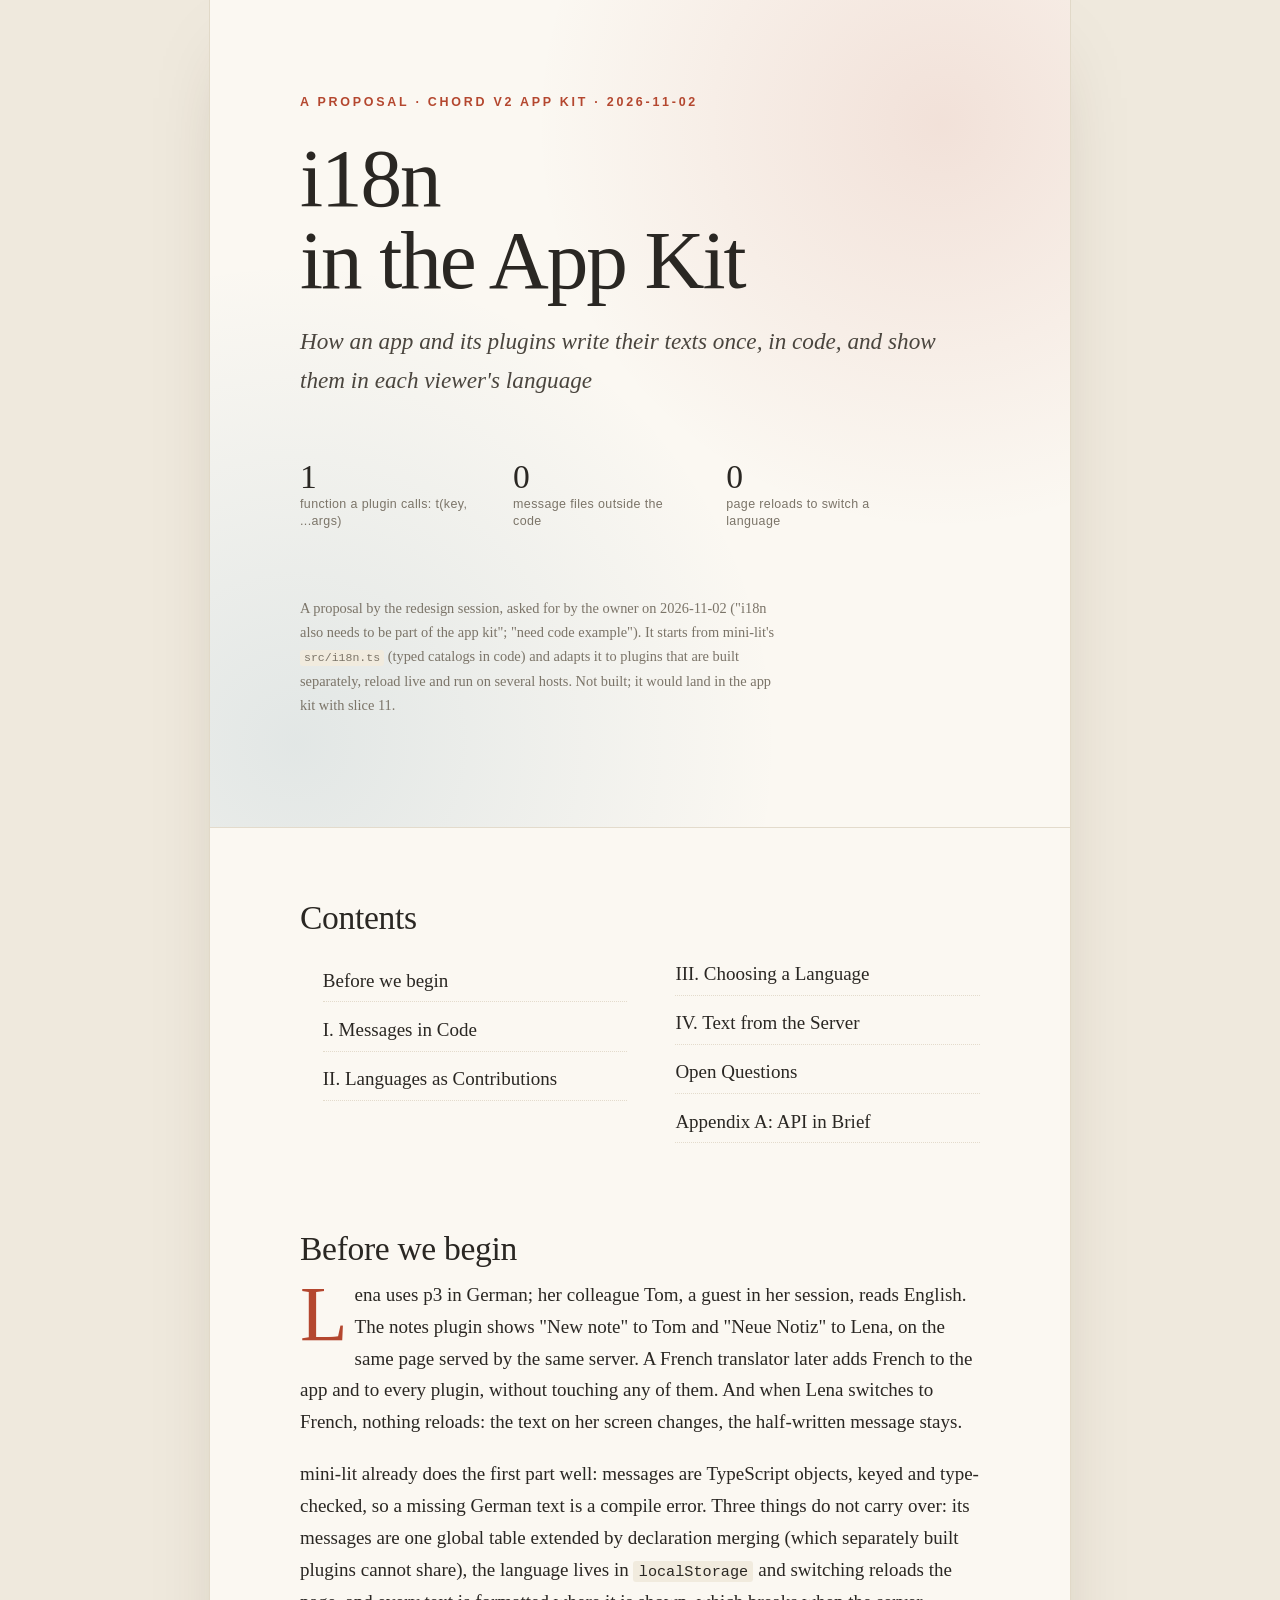
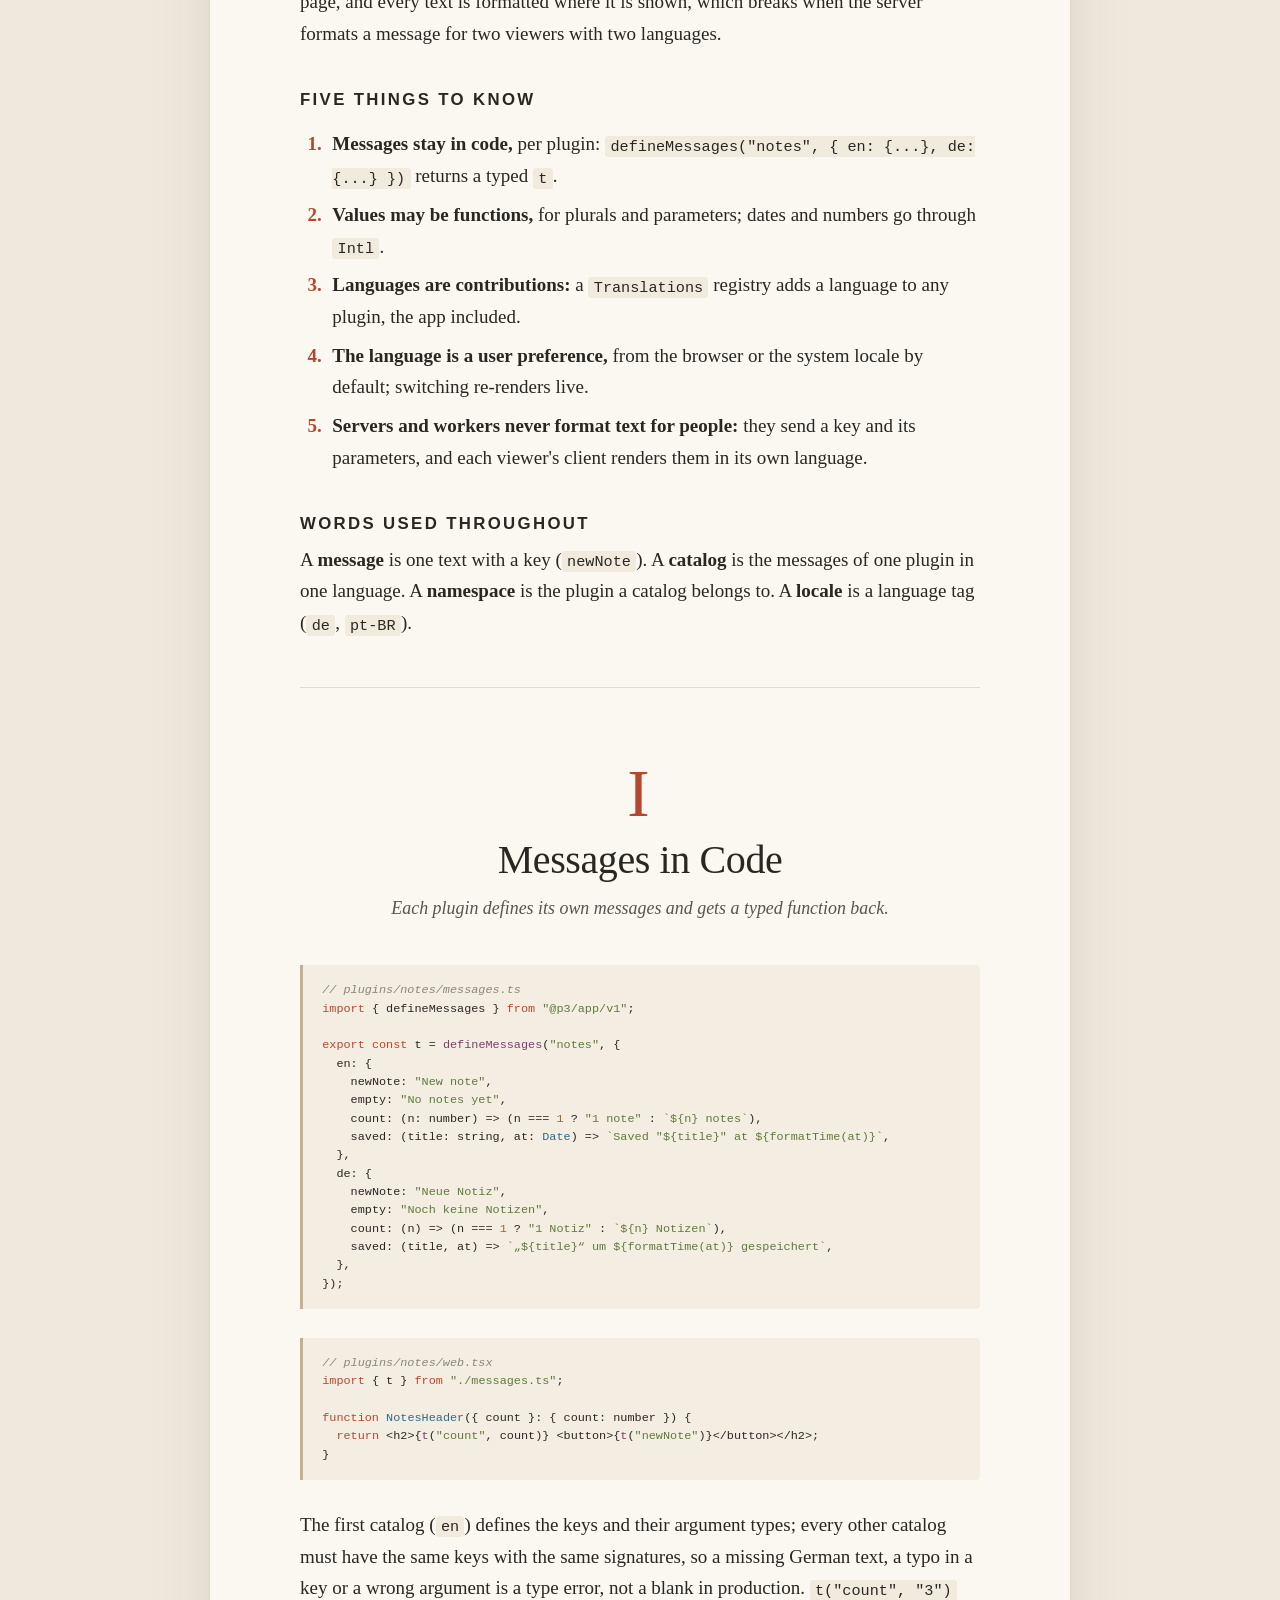
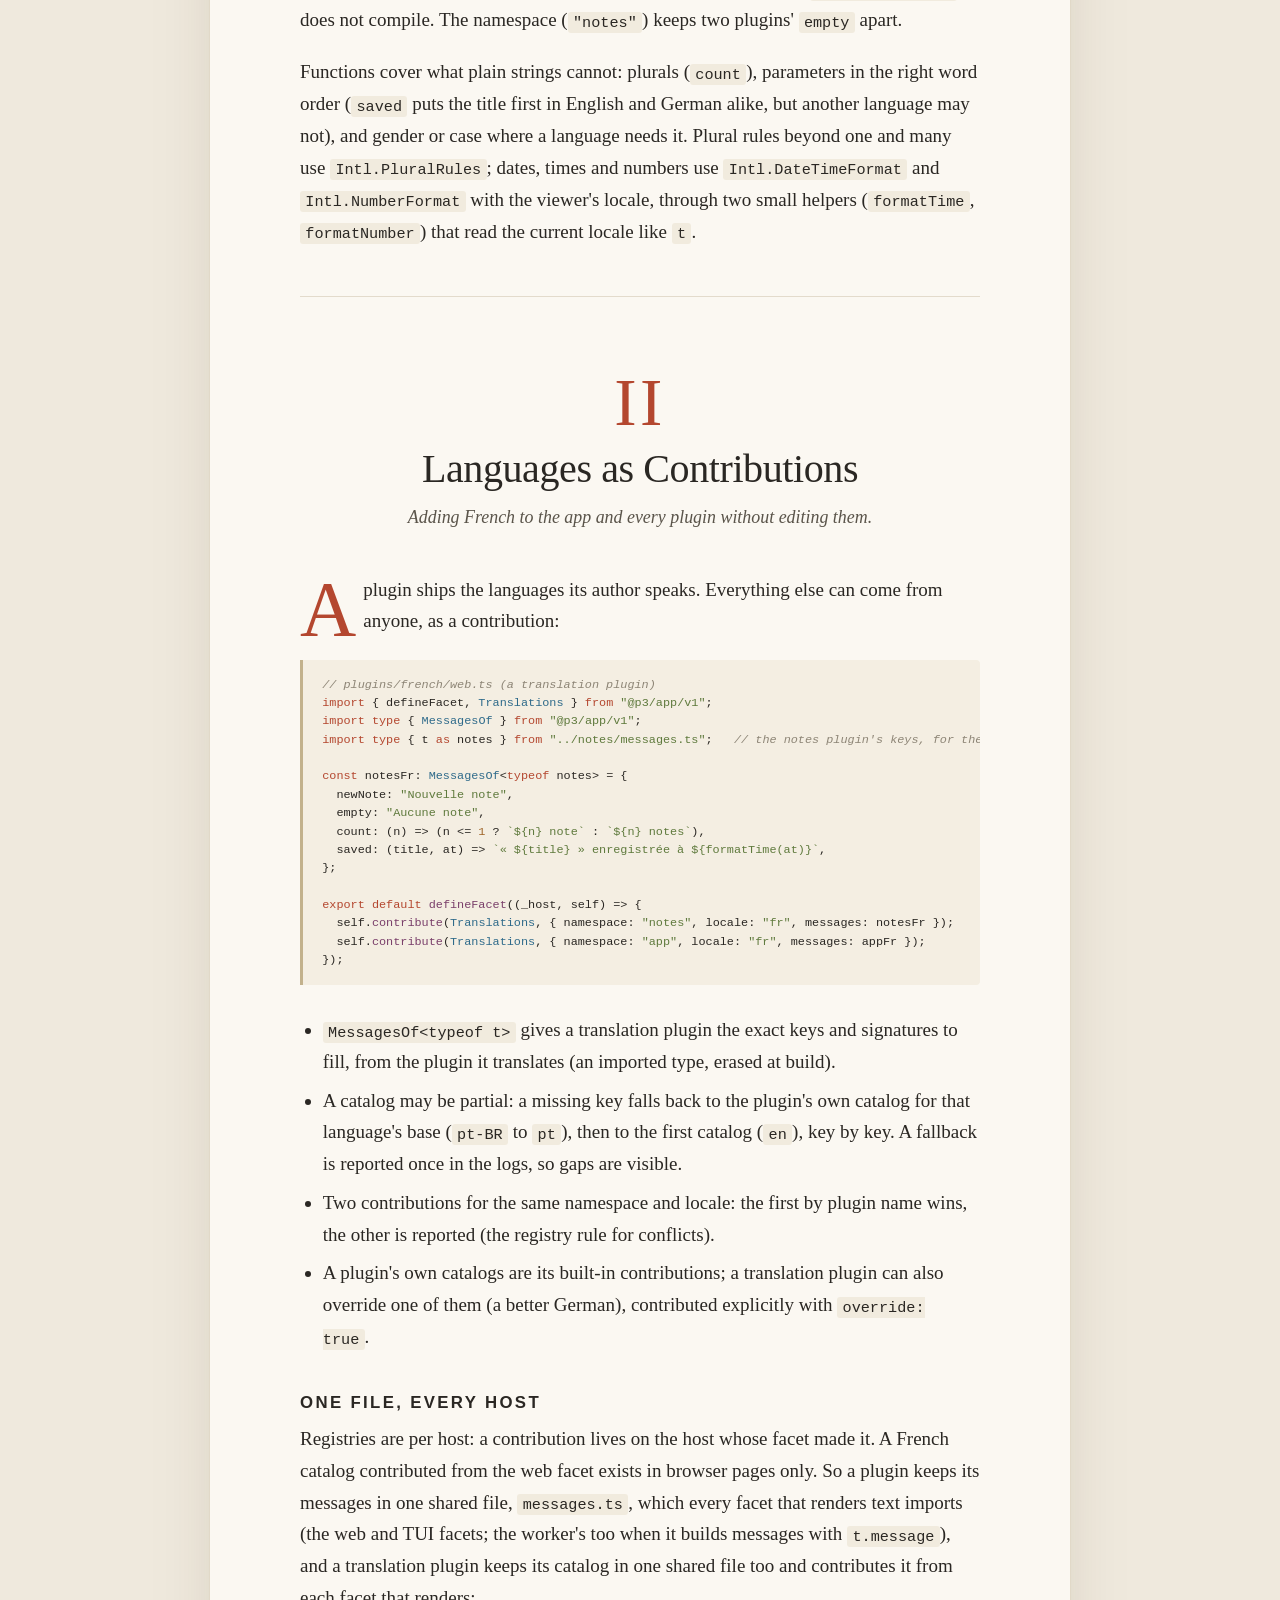
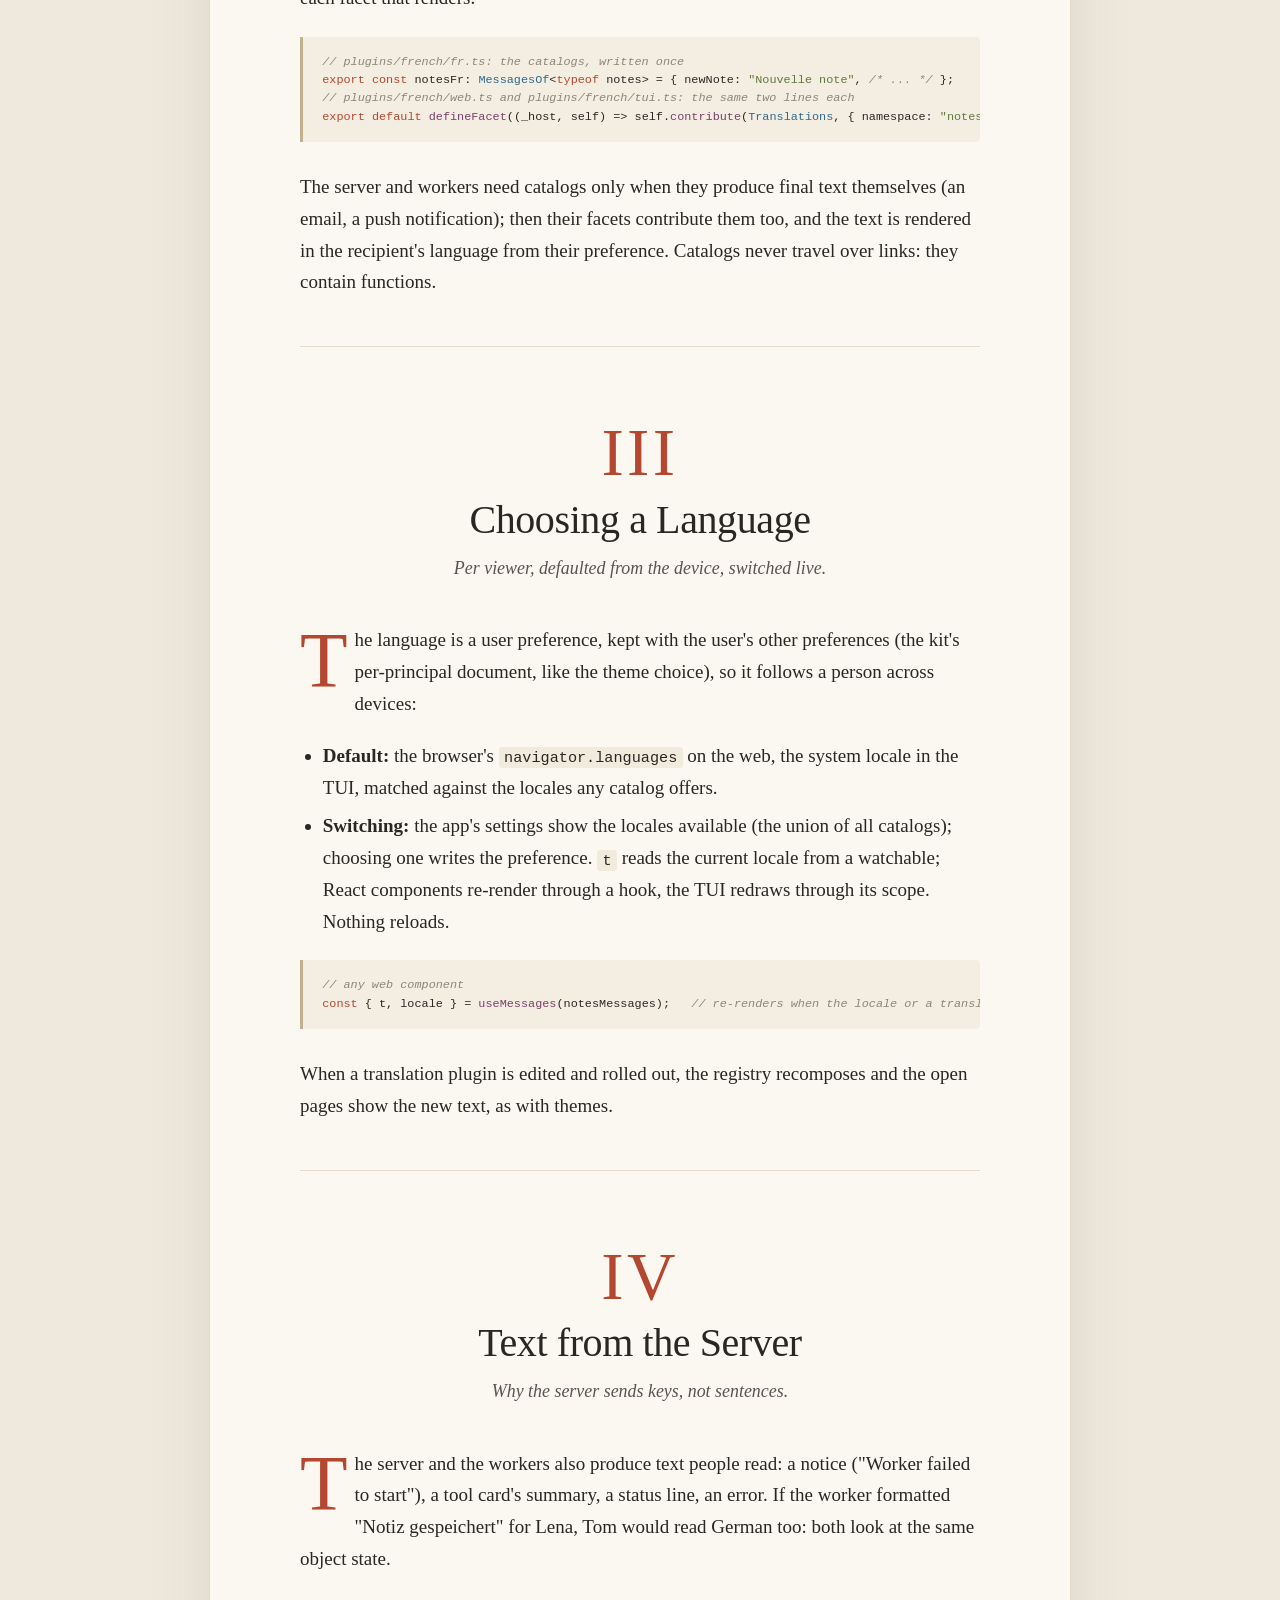
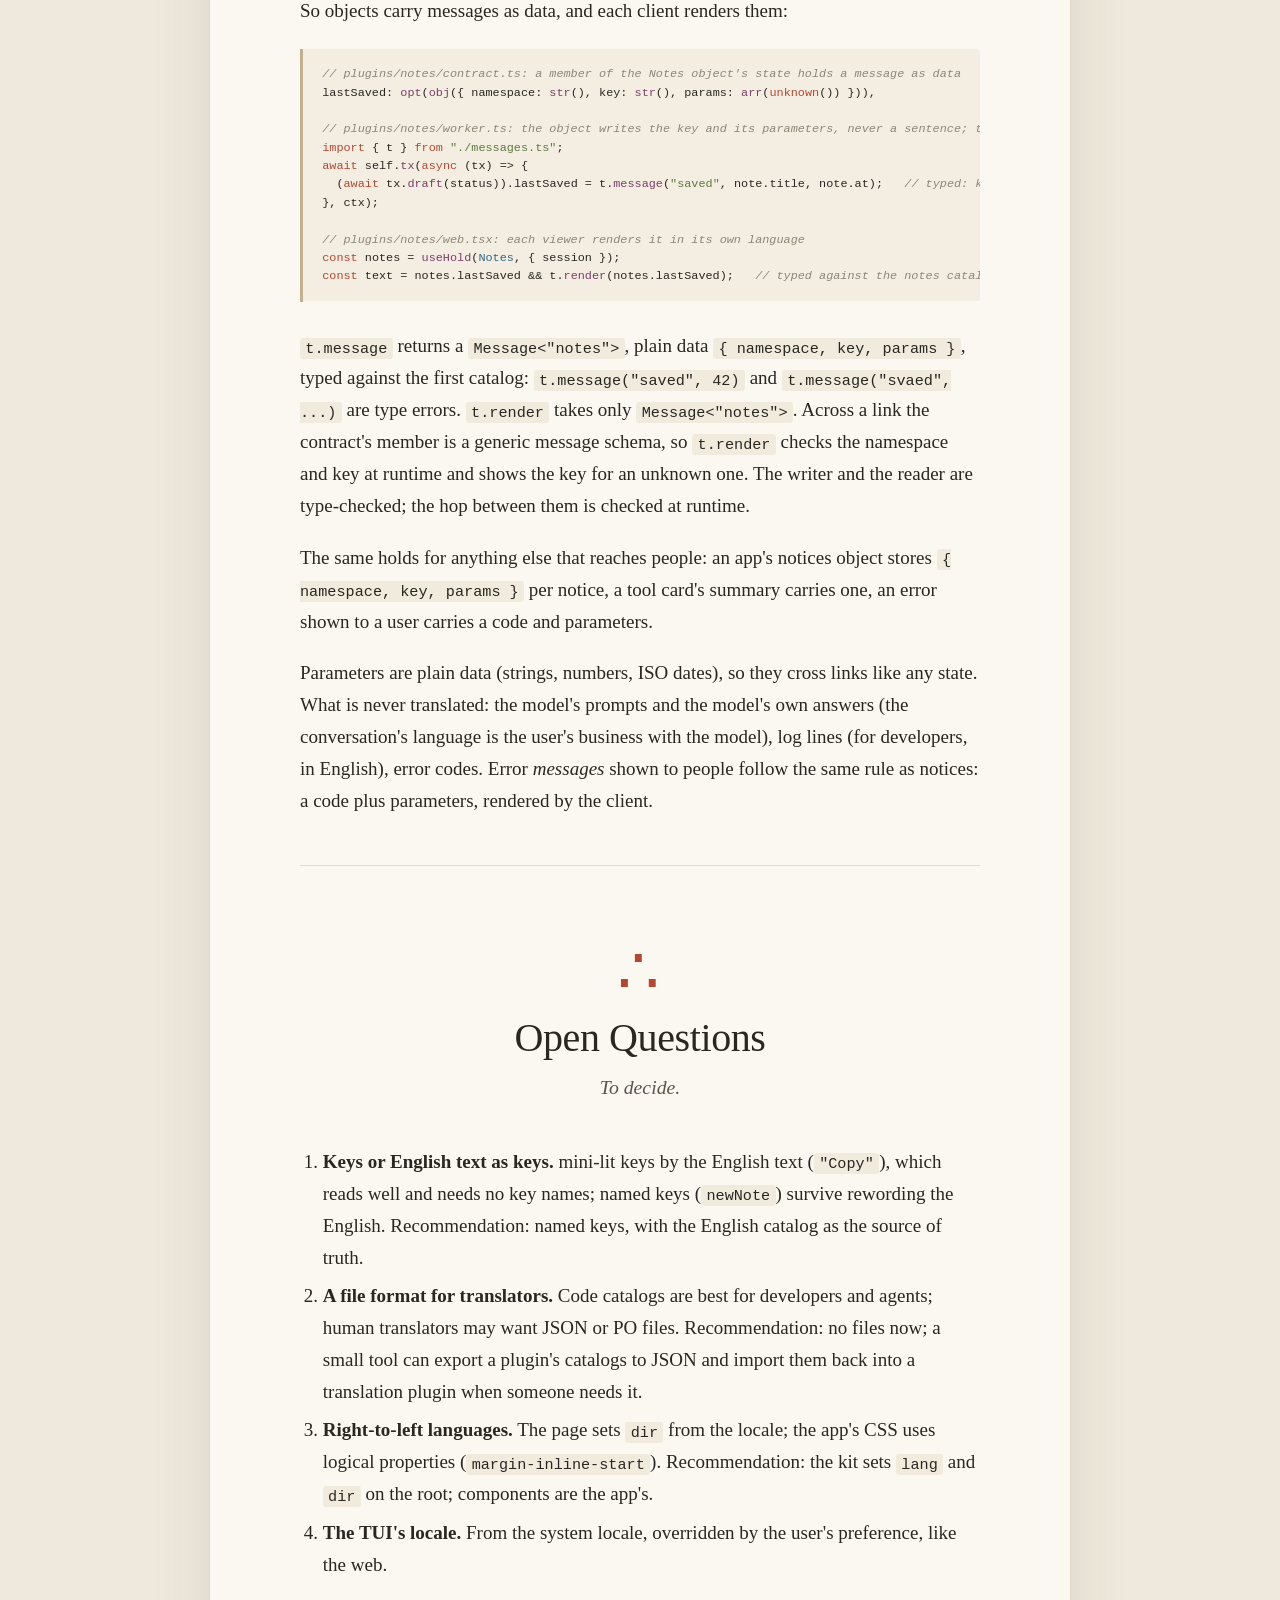
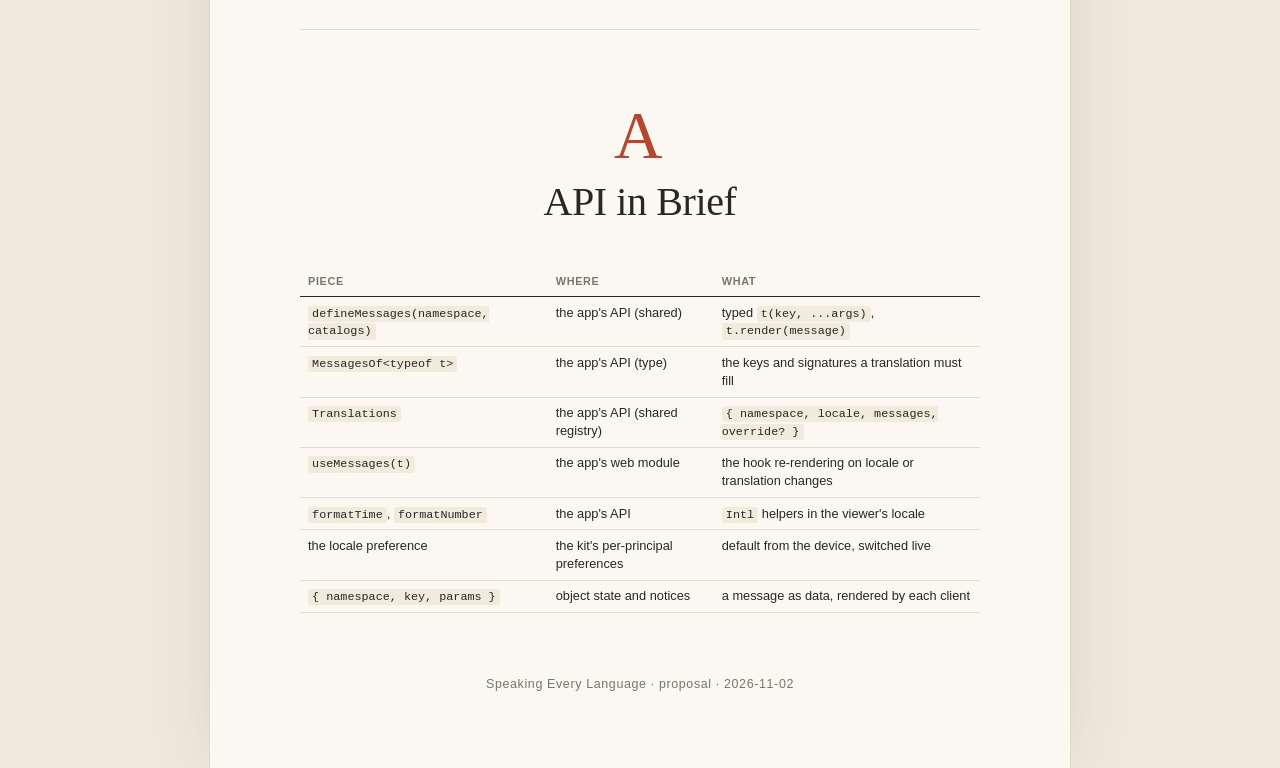
<file: packages/chord/docs/i18n/index.html>
<!doctype html>
<html lang="en"><head><meta charset="utf-8"><meta name="viewport" content="width=device-width,initial-scale=1">
<title>Speaking Every Language: i18n in the app kit</title>
<style>

:root{--paper:#fbf8f2;--ink:#2a2723;--muted:#7b7468;--rule:#e3dbcc;--accent:#b4472f;--blue:#2e6a8a;--sand:#c2b18c;--soft:#f4eee2}
*{box-sizing:border-box}
html{background:#efe9dd}
body{margin:0;color:var(--ink);font:19px/1.68 'Iowan Old Style','Palatino Linotype',Palatino,'Book Antiqua',Georgia,serif;
 -webkit-font-smoothing:antialiased;text-rendering:optimizeLegibility}
.book{max-width:860px;margin:0 auto;background:var(--paper);box-shadow:0 0 0 1px #e1d9c8,0 30px 80px -40px rgba(60,40,10,.35);padding:0 0 4rem}
.inner{padding:0 90px}
h1,h2,h3{font-weight:400;line-height:1.15}
h2{font-size:2.1rem;margin:.2em 0 .3em;letter-spacing:-.01em}
h3{font-size:1.05rem;text-transform:uppercase;letter-spacing:.14em;margin:2.4em 0 .6em;color:var(--ink);font-weight:600;
 font-family:'Avenir Next','Helvetica Neue',sans-serif}
p{margin:0 0 1.05em;hyphens:auto;text-align:left}
code{font:.8em/1 'SF Mono',Menlo,Consolas,monospace;background:#f1ebde;padding:.1em .35em;border-radius:3px}
pre{font:.74rem/1.55 'SF Mono',Menlo,Consolas,monospace;background:#f4eee2;border-left:3px solid var(--sand);padding:1rem 1.2rem;margin:1.4rem 0 1.8rem;
 overflow-x:auto;border-radius:0 4px 4px 0;white-space:pre;tab-size:2}
pre code{background:none;padding:0;font-size:1em}
em{font-style:italic}
a{color:var(--blue)}
.cover{min-height:92vh;display:flex;flex-direction:column;justify-content:center;padding:90px;background:
 radial-gradient(circle at 85% 15%,rgba(180,71,47,.13),transparent 40%),radial-gradient(circle at 10% 90%,rgba(46,106,138,.12),transparent 45%),var(--paper);
 border-bottom:1px solid var(--rule)}
.kicker{font:600 .78rem 'Avenir Next','Helvetica Neue',sans-serif;letter-spacing:.22em;text-transform:uppercase;color:var(--accent)}
.cover h1{font-size:5.2rem;line-height:.98;margin:.35em 0 .25em;letter-spacing:-.025em}
.subtitle{font-size:1.45rem;font-style:italic;color:#4a453e;max-width:30em;text-align:left}
.cover-stats,.stats{display:flex;flex-wrap:wrap;gap:1.2rem 2.4rem;margin:2.2rem 0}
.stats{margin:1.6rem 0 1.8rem;padding:1.1rem 0;border-top:1px solid var(--rule);border-bottom:1px solid var(--rule)}
.stat b{display:block;font-size:2.1rem;font-weight:400;line-height:1.1;font-variant-numeric:lining-nums}
.stat span{font:.78rem/1.3 'Avenir Next','Helvetica Neue',sans-serif;color:var(--muted);letter-spacing:.03em;display:block;max-width:14em}
.cover-note{font-size:.9rem;color:var(--muted);max-width:34em;text-align:left;margin-top:2rem}
.toc{padding:4rem 0 2rem}
.toc ol{list-style:none;padding:0;margin:1rem 0;columns:2;column-gap:3rem}
.toc li{padding:.3rem 0;border-bottom:1px dotted var(--rule);break-inside:avoid}
.toc a{color:var(--ink);text-decoration:none}
.toc a:hover{color:var(--accent)}
.preface{padding-top:2rem}
.findings{padding-left:1.4em}
.findings li{margin:.55em 0;padding-left:.3em}
.findings li::marker{color:var(--accent);font-weight:600}
.chapter{padding-top:4.5rem;margin-top:3rem;border-top:1px solid var(--rule)}
.opener{text-align:center;margin-bottom:2.6rem}
.numeral{font-size:4.2rem;color:var(--accent);line-height:1;font-variant:small-caps;letter-spacing:.05em}
.opener h2{font-size:2.5rem;margin:.25em 0}
.lede{font-style:italic;color:#5a544a;font-size:1.12rem;max-width:30em;margin:0 auto;text-align:center}
.dropcap::first-letter{float:left;font-size:4.1em;line-height:.82;padding:.06em .09em 0 0;color:var(--accent)}
.fig{margin:2rem 0 2.2rem}
.fig.wide{margin-left:-50px;margin-right:-50px}
.fig svg{display:block;margin:0 auto}
figcaption{font:.8rem/1.45 'Avenir Next','Helvetica Neue',sans-serif;color:var(--muted);margin-top:.7rem;padding-left:.8rem;border-left:2px solid var(--rule)}
.fignum{color:var(--ink);font-weight:600}
.note{font:.86rem/1.55 'Avenir Next','Helvetica Neue',sans-serif;color:#5b5549;background:#f4eee2;border-left:3px solid var(--sand);
 padding:.9rem 1.1rem;margin:1.8rem 0;border-radius:0 4px 4px 0}
.note.review{border-left-color:var(--accent)}
.note b.tag{font-weight:600;letter-spacing:.12em;text-transform:uppercase;font-size:.72rem;color:var(--accent);display:block;margin-bottom:.3rem}
.note code{font-size:.85em}
table{width:100%;border-collapse:collapse;margin:1.4rem 0 1.8rem;font:.8rem/1.4 'Avenir Next','Helvetica Neue',sans-serif}
th{text-align:left;font-weight:600;color:var(--muted);text-transform:uppercase;letter-spacing:.06em;font-size:.68rem;border-bottom:1.5px solid var(--ink);padding:.45rem .5rem}
td{padding:.42rem .5rem;border-bottom:1px solid var(--rule);vertical-align:top}
td code{font-size:.92em}
table.num td:not(:first-child),table.num th:not(:first-child){text-align:right}
.epilogue p{font-size:1.04em}
.appendix{font-size:.92em}
.appendix ul,.chapter ul{padding-left:1.2em}
.appendix li,.chapter li{margin:.4em 0}
.colophon{text-align:center;font:.78rem 'Avenir Next','Helvetica Neue',sans-serif;color:var(--muted);margin-top:4rem;letter-spacing:.05em}
@media (max-width:760px){.inner{padding:0 22px}.cover{padding:40px 22px}.cover h1{font-size:3.2rem}.fig.wide{margin-left:0;margin-right:0}
 .toc ol{columns:1}p{text-align:left}body{font-size:17px}}
@media print{html{background:#fff}.book{box-shadow:none}.chapter{break-before:page}.fig{break-inside:avoid}}
.transcript p b{font:600 .78rem 'Avenir Next','Helvetica Neue',sans-serif;letter-spacing:.08em;text-transform:uppercase;color:var(--accent);margin-right:.3em}
pre .tk-c{color:#8d8576;font-style:italic}pre .tk-s{color:#5f7a3d}pre .tk-n{color:#a0662a}pre .tk-k{color:#b4472f}pre .tk-t{color:#2e6a8a}pre .tk-f{color:#7a3f6a}
h4{font:600 .82rem 'Avenir Next','Helvetica Neue',sans-serif;letter-spacing:.06em;margin:1.8em 0 .5em;color:var(--muted)}
.inner ul,.inner ol:not(.findings){padding-left:1.2em}
.inner li{margin:.35em 0}
blockquote{margin:1.4rem 0;padding:.2rem 0 .2rem 1.2rem;border-left:3px solid var(--rule);color:#5a544a;font-style:italic}
.fig svg text{dominant-baseline:auto}
.fig .replay{font:600 .7rem 'Avenir Next','Helvetica Neue',sans-serif;letter-spacing:.1em;text-transform:uppercase;color:var(--accent);
 background:none;border:1px solid var(--rule);border-radius:3px;padding:.2rem .55rem;margin:0 0 0 1rem;cursor:pointer;float:right}
.fig .replay:hover{border-color:var(--accent)}
.anim.armed .step{opacity:0}
.anim.armed.play .step{animation:stepIn .45s ease-out both;animation-delay:calc(var(--i) * var(--pace, .45s))}
.anim.armed.play .step.edge{animation-name:edgeIn}
@keyframes stepIn{from{opacity:0;transform:translateY(4px)}to{opacity:1;transform:none}}
@keyframes edgeIn{from{opacity:0}to{opacity:1}}
.steps{margin:2rem 0 2.2rem;border:1px solid var(--rule);border-radius:6px;background:#fffdf8}
.steps-head{display:flex;align-items:center;gap:.8rem;padding:.6rem 1rem;border-bottom:1px solid var(--rule);
 font:600 .72rem 'Avenir Next','Helvetica Neue',sans-serif;letter-spacing:.12em;text-transform:uppercase;color:var(--accent)}
.steps-head .title{flex:1}
.steps-head .count{color:var(--muted);letter-spacing:.06em}
.steps-head button{font:600 .72rem 'Avenir Next','Helvetica Neue',sans-serif;color:var(--ink);background:var(--soft);border:1px solid var(--rule);
 border-radius:3px;padding:.25rem .65rem;cursor:pointer}
.steps-head button:disabled{opacity:.35;cursor:default}
.step-panel{padding:1rem 1.2rem .4rem}
.step-panel>h4:first-child{margin-top:.2rem;color:var(--ink)}
.steps.js .step-panel{display:none}
.steps.js .step-panel.on{display:block}
.steps:not(.js) .steps-head button,.steps:not(.js) .steps-head .count{display:none}
.steps:not(.js) .step-panel+.step-panel{border-top:1px dashed var(--rule)}
.fig figcaption{display:flow-root}
.fig svg{max-width:100%;height:auto}
table{max-width:100%}
@media (max-width:760px){.inner{padding:0 20px}.cover{padding:48px 22px}.cover h1{font-size:3.2rem}.fig.wide{margin-left:0;margin-right:0}table{display:block;overflow-x:auto}.toc ol{columns:1}}
</style>


</head>
<body><div class="book">
<section class="cover">
  <div class="kicker">A proposal · Chord v2 app kit · 2026-11-02</div>
  <h1>i18n<br>in the App Kit</h1>
  <p class="subtitle">How an app and its plugins write their texts once, in code, and show them in each viewer&#39;s language</p>
  <div class="cover-stats"><div class="stat"><b>1</b><span>function a plugin calls: t(key, ...args)</span></div><div class="stat"><b>0</b><span>message files outside the code</span></div><div class="stat"><b>0</b><span>page reloads to switch a language</span></div></div>
  <div class="cover-note"><p>A proposal by the redesign session, asked for by the owner on 2026-11-02 (&quot;i18n also needs to be part of the app
kit&quot;; &quot;need code example&quot;). It starts from mini-lit&#39;s <code>src/i18n.ts</code> (typed catalogs in code) and adapts it to
plugins that are built separately, reload live and run on several hosts. Not built; it would land in the app kit
with slice 11.</p>
</div>
</section><div class="inner">
<nav class="toc"><h2>Contents</h2><ol>
<li><a href="#before-we-begin">Before we begin</a></li>
<li><a href="#messages">I. Messages in Code</a></li>
<li><a href="#translations">II. Languages as Contributions</a></li>
<li><a href="#locale">III. Choosing a Language</a></li>
<li><a href="#server">IV. Text from the Server</a></li>
<li><a href="#open-questions">Open Questions</a></li>
<li><a href="#api-in-brief">Appendix A: API in Brief</a></li>
</ol></nav>

<section class="preface" id="before-we-begin">
<h2>Before we begin</h2>
<p class="dropcap">Lena uses p3 in German; her colleague Tom, a guest in her session, reads English. The notes plugin shows &quot;New note&quot;
to Tom and &quot;Neue Notiz&quot; to Lena, on the same page served by the same server. A French translator later adds French to
the app and to every plugin, without touching any of them. And when Lena switches to French, nothing reloads: the
text on her screen changes, the half-written message stays.</p>
<p>mini-lit already does the first part well: messages are TypeScript objects, keyed and type-checked, so a missing
German text is a compile error. Three things do not carry over: its messages are one global table extended by
declaration merging (which separately built plugins cannot share), the language lives in <code>localStorage</code> and switching
reloads the page, and every text is formatted where it is shown, which breaks when the server formats a message for
two viewers with two languages.</p>
<h3 id="five-things-to-know">Five things to know</h3>
<ol class="findings">
<li><strong>Messages stay in code,</strong> per plugin: <code>defineMessages(&quot;notes&quot;, { en: {...}, de: {...} })</code> returns a typed <code>t</code>.</li>
<li><strong>Values may be functions,</strong> for plurals and parameters; dates and numbers go through <code>Intl</code>.</li>
<li><strong>Languages are contributions:</strong> a <code>Translations</code> registry adds a language to any plugin, the app included.</li>
<li><strong>The language is a user preference,</strong> from the browser or the system locale by default; switching re-renders live.</li>
<li><strong>Servers and workers never format text for people:</strong> they send a key and its parameters, and each viewer&#39;s client
renders them in its own language.</li>
</ol>
<h3 id="words-used-throughout">Words used throughout</h3>
<p>A <strong>message</strong> is one text with a key (<code>newNote</code>). A <strong>catalog</strong> is the messages of one plugin in one language. A
<strong>namespace</strong> is the plugin a catalog belongs to. A <strong>locale</strong> is a language tag (<code>de</code>, <code>pt-BR</code>).</p>
</section>

<section class="chapter" id="messages"><header class="opener"><div class="numeral">I</div><h2>Messages in Code</h2><p class="lede">Each plugin defines its own messages and gets a typed function back.</p></header>
<pre><code><span class="tk-c">// plugins/notes/messages.ts</span>
<span class="tk-k">import</span> { defineMessages } <span class="tk-k">from</span> <span class="tk-s">"@p3/app/v1"</span>;

<span class="tk-k">export</span> <span class="tk-k">const</span> t = <span class="tk-f">defineMessages</span>(<span class="tk-s">"notes"</span>, {
	en: {
		newNote: <span class="tk-s">"New note"</span>,
		empty: <span class="tk-s">"No notes yet"</span>,
		count: (n: number) =&gt; (n === <span class="tk-n">1</span> ? <span class="tk-s">"1 note"</span> : <span class="tk-s">`${n} notes`</span>),
		saved: (title: string, at: <span class="tk-t">Date</span>) =&gt; <span class="tk-s">`Saved "${title}" at ${formatTime(at)}`</span>,
	},
	de: {
		newNote: <span class="tk-s">"Neue Notiz"</span>,
		empty: <span class="tk-s">"Noch keine Notizen"</span>,
		count: (n) =&gt; (n === <span class="tk-n">1</span> ? <span class="tk-s">"1 Notiz"</span> : <span class="tk-s">`${n} Notizen`</span>),
		saved: (title, at) =&gt; <span class="tk-s">`„${title}“ um ${formatTime(at)} gespeichert`</span>,
	},
});</code></pre>
<pre><code><span class="tk-c">// plugins/notes/web.tsx</span>
<span class="tk-k">import</span> { t } <span class="tk-k">from</span> <span class="tk-s">"./messages.ts"</span>;

<span class="tk-k">function</span> <span class="tk-t">NotesHeader</span>({ count }: { count: number }) {
	<span class="tk-k">return</span> &lt;h2&gt;{<span class="tk-f">t</span>(<span class="tk-s">"count"</span>, count)} &lt;button&gt;{<span class="tk-f">t</span>(<span class="tk-s">"newNote"</span>)}&lt;/button&gt;&lt;/h2&gt;;
}</code></pre>
<p>The first catalog (<code>en</code>) defines the keys and their argument types; every other catalog must have the same keys with
the same signatures, so a missing German text, a typo in a key or a wrong argument is a type error, not a blank in
production. <code>t(&quot;count&quot;, &quot;3&quot;)</code> does not compile. The namespace (<code>&quot;notes&quot;</code>) keeps two plugins&#39; <code>empty</code> apart.</p>
<p>Functions cover what plain strings cannot: plurals (<code>count</code>), parameters in the right word order (<code>saved</code> puts the
title first in English and German alike, but another language may not), and gender or case where a language needs it.
Plural rules beyond one and many use <code>Intl.PluralRules</code>; dates, times and numbers use <code>Intl.DateTimeFormat</code> and
<code>Intl.NumberFormat</code> with the viewer&#39;s locale, through two small helpers (<code>formatTime</code>, <code>formatNumber</code>) that read the
current locale like <code>t</code>.</p>
</section>

<section class="chapter" id="translations"><header class="opener"><div class="numeral">II</div><h2>Languages as Contributions</h2><p class="lede">Adding French to the app and every plugin without editing them.</p></header>
<p class="dropcap">A plugin ships the languages its author speaks. Everything else can come from anyone, as a contribution:</p>
<pre><code><span class="tk-c">// plugins/french/web.ts (a translation plugin)</span>
<span class="tk-k">import</span> { defineFacet, <span class="tk-t">Translations</span> } <span class="tk-k">from</span> <span class="tk-s">"@p3/app/v1"</span>;
<span class="tk-k">import</span> <span class="tk-k">type</span> { <span class="tk-t">MessagesOf</span> } <span class="tk-k">from</span> <span class="tk-s">"@p3/app/v1"</span>;
<span class="tk-k">import</span> <span class="tk-k">type</span> { t <span class="tk-k">as</span> notes } <span class="tk-k">from</span> <span class="tk-s">"../notes/messages.ts"</span>;   <span class="tk-c">// the notes plugin's keys, for the type check</span>

<span class="tk-k">const</span> notesFr: <span class="tk-t">MessagesOf</span>&lt;<span class="tk-k">typeof</span> notes&gt; = {
	newNote: <span class="tk-s">"Nouvelle note"</span>,
	empty: <span class="tk-s">"Aucune note"</span>,
	count: (n) =&gt; (n &lt;= <span class="tk-n">1</span> ? <span class="tk-s">`${n} note`</span> : <span class="tk-s">`${n} notes`</span>),
	saved: (title, at) =&gt; <span class="tk-s">`« ${title} » enregistrée à ${formatTime(at)}`</span>,
};

<span class="tk-k">export</span> <span class="tk-k">default</span> <span class="tk-f">defineFacet</span>((_host, self) =&gt; {
	self.<span class="tk-f">contribute</span>(<span class="tk-t">Translations</span>, { namespace: <span class="tk-s">"notes"</span>, locale: <span class="tk-s">"fr"</span>, messages: notesFr });
	self.<span class="tk-f">contribute</span>(<span class="tk-t">Translations</span>, { namespace: <span class="tk-s">"app"</span>, locale: <span class="tk-s">"fr"</span>, messages: appFr });
});</code></pre>
<ul>
<li><code>MessagesOf&lt;typeof t&gt;</code> gives a translation plugin the exact keys and signatures to fill, from the plugin it
translates (an imported type, erased at build).</li>
<li>A catalog may be partial: a missing key falls back to the plugin&#39;s own catalog for that language&#39;s base (<code>pt-BR</code> to
<code>pt</code>), then to the first catalog (<code>en</code>), key by key. A fallback is reported once in the logs, so gaps are visible.</li>
<li>Two contributions for the same namespace and locale: the first by plugin name wins, the other is reported (the
registry rule for conflicts).</li>
<li>A plugin&#39;s own catalogs are its built-in contributions; a translation plugin can also override one of them (a
better German), contributed explicitly with <code>override: true</code>.</li>
</ul>
<h3 id="one-file-every-host">One file, every host</h3>
<p>Registries are per host: a contribution lives on the host whose facet made it. A French catalog contributed from the
web facet exists in browser pages only. So a plugin keeps its messages in one shared file, <code>messages.ts</code>, which every
facet that renders text imports (the web and TUI facets; the worker&#39;s too when it builds messages with <code>t.message</code>),
and a translation plugin keeps its catalog in one shared file too and contributes it from each facet that renders:</p>
<pre><code><span class="tk-c">// plugins/french/fr.ts: the catalogs, written once</span>
<span class="tk-k">export</span> <span class="tk-k">const</span> notesFr: <span class="tk-t">MessagesOf</span>&lt;<span class="tk-k">typeof</span> notes&gt; = { newNote: <span class="tk-s">"Nouvelle note"</span>, <span class="tk-c">/* ... */</span> };
<span class="tk-c">// plugins/french/web.ts and plugins/french/tui.ts: the same two lines each</span>
<span class="tk-k">export</span> <span class="tk-k">default</span> <span class="tk-f">defineFacet</span>((_host, self) =&gt; self.<span class="tk-f">contribute</span>(<span class="tk-t">Translations</span>, { namespace: <span class="tk-s">"notes"</span>, locale: <span class="tk-s">"fr"</span>, messages: notesFr }));</code></pre>
<p>The server and workers need catalogs only when they produce final text themselves (an email, a push notification);
then their facets contribute them too, and the text is rendered in the recipient&#39;s language from their preference.
Catalogs never travel over links: they contain functions.</p>
</section>

<section class="chapter" id="locale"><header class="opener"><div class="numeral">III</div><h2>Choosing a Language</h2><p class="lede">Per viewer, defaulted from the device, switched live.</p></header>
<p class="dropcap">The language is a user preference, kept with the user&#39;s other preferences (the kit&#39;s per-principal document, like
the theme choice), so it follows a person across devices:</p>
<ul>
<li><strong>Default:</strong> the browser&#39;s <code>navigator.languages</code> on the web, the system locale in the TUI, matched against the
locales any catalog offers.</li>
<li><strong>Switching:</strong> the app&#39;s settings show the locales available (the union of all catalogs); choosing one writes the
preference. <code>t</code> reads the current locale from a watchable; React components re-render through a hook, the TUI
redraws through its scope. Nothing reloads.</li>
</ul>
<pre><code><span class="tk-c">// any web component</span>
<span class="tk-k">const</span> { t, locale } = <span class="tk-f">useMessages</span>(notesMessages);   <span class="tk-c">// re-renders when the locale or a translation changes</span></code></pre>
<p>When a translation plugin is edited and rolled out, the registry recomposes and the open pages show the new text, as
with themes.</p>
</section>

<section class="chapter" id="server"><header class="opener"><div class="numeral">IV</div><h2>Text from the Server</h2><p class="lede">Why the server sends keys, not sentences.</p></header>
<p class="dropcap">The server and the workers also produce text people read: a notice (&quot;Worker failed to start&quot;), a tool card&#39;s
summary, a status line, an error. If the worker formatted &quot;Notiz gespeichert&quot; for Lena, Tom would read German too:
both look at the same object state.</p>
<p>So objects carry messages as data, and each client renders them:</p>
<pre><code><span class="tk-c">// plugins/notes/contract.ts: a member of the Notes object's state holds a message as data</span>
lastSaved: <span class="tk-f">opt</span>(<span class="tk-f">obj</span>({ namespace: <span class="tk-f">str</span>(), key: <span class="tk-f">str</span>(), params: <span class="tk-f">arr</span>(<span class="tk-k">unknown</span>()) })),

<span class="tk-c">// plugins/notes/worker.ts: the object writes the key and its parameters, never a sentence; the same `t` builds it</span>
<span class="tk-k">import</span> { t } <span class="tk-k">from</span> <span class="tk-s">"./messages.ts"</span>;
<span class="tk-k">await</span> self.<span class="tk-f">tx</span>(<span class="tk-k">async</span> (tx) =&gt; {
	(<span class="tk-k">await</span> tx.<span class="tk-f">draft</span>(status)).lastSaved = t.<span class="tk-f">message</span>(<span class="tk-s">"saved"</span>, note.title, note.at);   <span class="tk-c">// typed: key and arguments checked</span>
}, ctx);

<span class="tk-c">// plugins/notes/web.tsx: each viewer renders it in its own language</span>
<span class="tk-k">const</span> notes = <span class="tk-f">useHold</span>(<span class="tk-t">Notes</span>, { session });
<span class="tk-k">const</span> text = notes.lastSaved &amp;&amp; t.<span class="tk-f">render</span>(notes.lastSaved);   <span class="tk-c">// typed against the notes catalog</span></code></pre>
<p><code>t.message</code> returns a <code>Message&lt;&quot;notes&quot;&gt;</code>, plain data <code>{ namespace, key, params }</code>, typed against the first catalog:
<code>t.message(&quot;saved&quot;, 42)</code> and <code>t.message(&quot;svaed&quot;, ...)</code> are type errors. <code>t.render</code> takes only <code>Message&lt;&quot;notes&quot;&gt;</code>. Across a
link the contract&#39;s member is a generic message schema, so <code>t.render</code> checks the namespace and key at runtime and
shows the key for an unknown one. The writer and the reader are type-checked; the hop between them is checked at
runtime.</p>
<p>The same holds for anything else that reaches people: an app&#39;s notices object stores <code>{ namespace, key, params }</code>
per notice, a tool card&#39;s summary carries one, an error shown to a user carries a code and parameters.</p>
<p>Parameters are plain data (strings, numbers, ISO dates), so they cross links like any state. What is never
translated: the model&#39;s prompts and the model&#39;s own answers (the conversation&#39;s language is the user&#39;s business with
the model), log lines (for developers, in English), error codes. Error <em>messages</em> shown to people follow the same rule
as notices: a code plus parameters, rendered by the client.</p>
</section>

<section class="chapter epilogue" id="open-questions"><header class="opener"><div class="numeral">∴</div><h2>Open Questions</h2><p class="lede">To decide.</p></header>
<ol>
<li><strong>Keys or English text as keys.</strong> mini-lit keys by the English text (<code>&quot;Copy&quot;</code>), which reads well and needs no key
names; named keys (<code>newNote</code>) survive rewording the English. Recommendation: named keys, with the English catalog
as the source of truth.</li>
<li><strong>A file format for translators.</strong> Code catalogs are best for developers and agents; human translators may want
JSON or PO files. Recommendation: no files now; a small tool can export a plugin&#39;s catalogs to JSON and import them
back into a translation plugin when someone needs it.</li>
<li><strong>Right-to-left languages.</strong> The page sets <code>dir</code> from the locale; the app&#39;s CSS uses logical properties
(<code>margin-inline-start</code>). Recommendation: the kit sets <code>lang</code> and <code>dir</code> on the root; components are the app&#39;s.</li>
<li><strong>The TUI&#39;s locale.</strong> From the system locale, overridden by the user&#39;s preference, like the web.</li>
</ol>
</section>

<section class="chapter appendix" id="api-in-brief"><header class="opener"><div class="numeral">A</div><h2>API in Brief</h2></header>
<table>
<thead>
<tr>
<th>Piece</th>
<th>Where</th>
<th>What</th>
</tr>
</thead>
<tbody><tr>
<td><code>defineMessages(namespace, catalogs)</code></td>
<td>the app&#39;s API (shared)</td>
<td>typed <code>t(key, ...args)</code>, <code>t.render(message)</code></td>
</tr>
<tr>
<td><code>MessagesOf&lt;typeof t&gt;</code></td>
<td>the app&#39;s API (type)</td>
<td>the keys and signatures a translation must fill</td>
</tr>
<tr>
<td><code>Translations</code></td>
<td>the app&#39;s API (shared registry)</td>
<td><code>{ namespace, locale, messages, override? }</code></td>
</tr>
<tr>
<td><code>useMessages(t)</code></td>
<td>the app&#39;s web module</td>
<td>the hook re-rendering on locale or translation changes</td>
</tr>
<tr>
<td><code>formatTime</code>, <code>formatNumber</code></td>
<td>the app&#39;s API</td>
<td><code>Intl</code> helpers in the viewer&#39;s locale</td>
</tr>
<tr>
<td>the locale preference</td>
<td>the kit&#39;s per-principal preferences</td>
<td>default from the device, switched live</td>
</tr>
<tr>
<td><code>{ namespace, key, params }</code></td>
<td>object state and notices</td>
<td>a message as data, rendered by each client</td>
</tr>
</tbody></table>
</section>

<p class="colophon">Speaking Every Language · proposal · 2026-11-02</p>
</div></div>

</body></html>
</file>
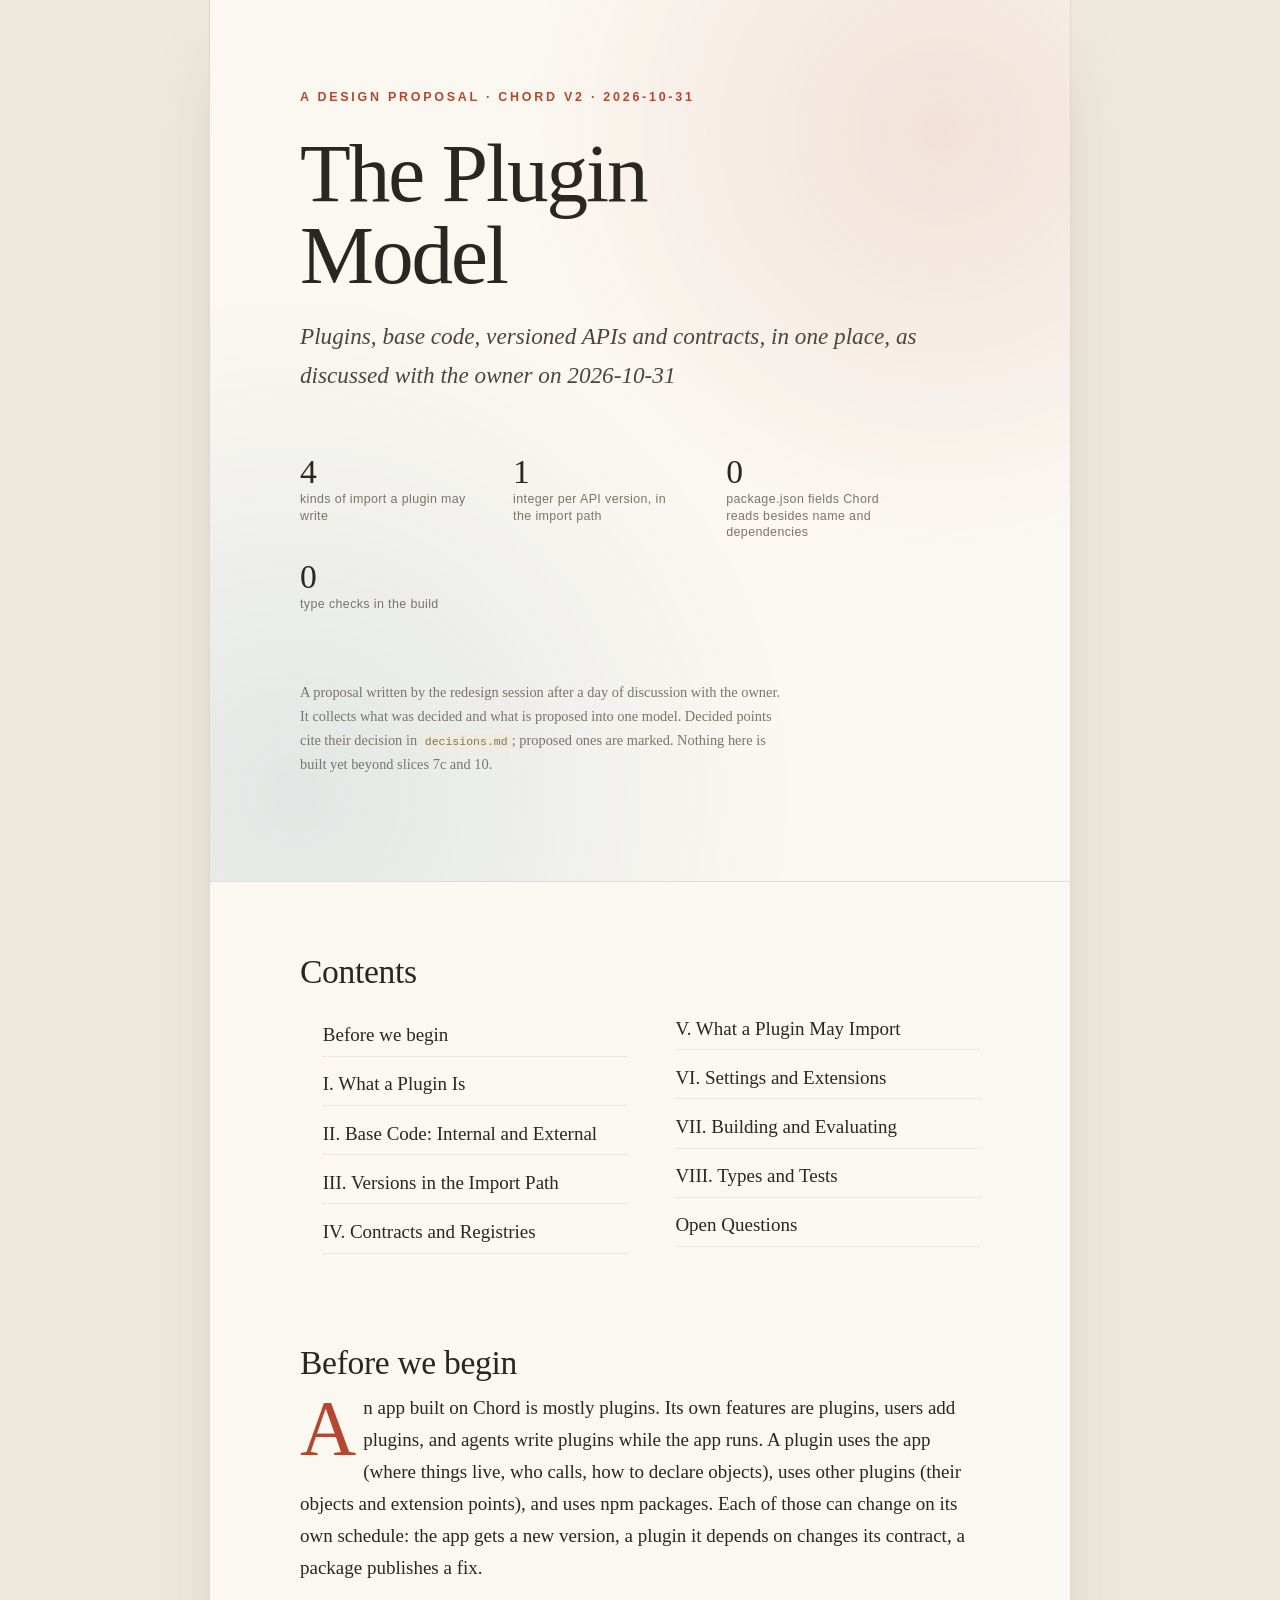
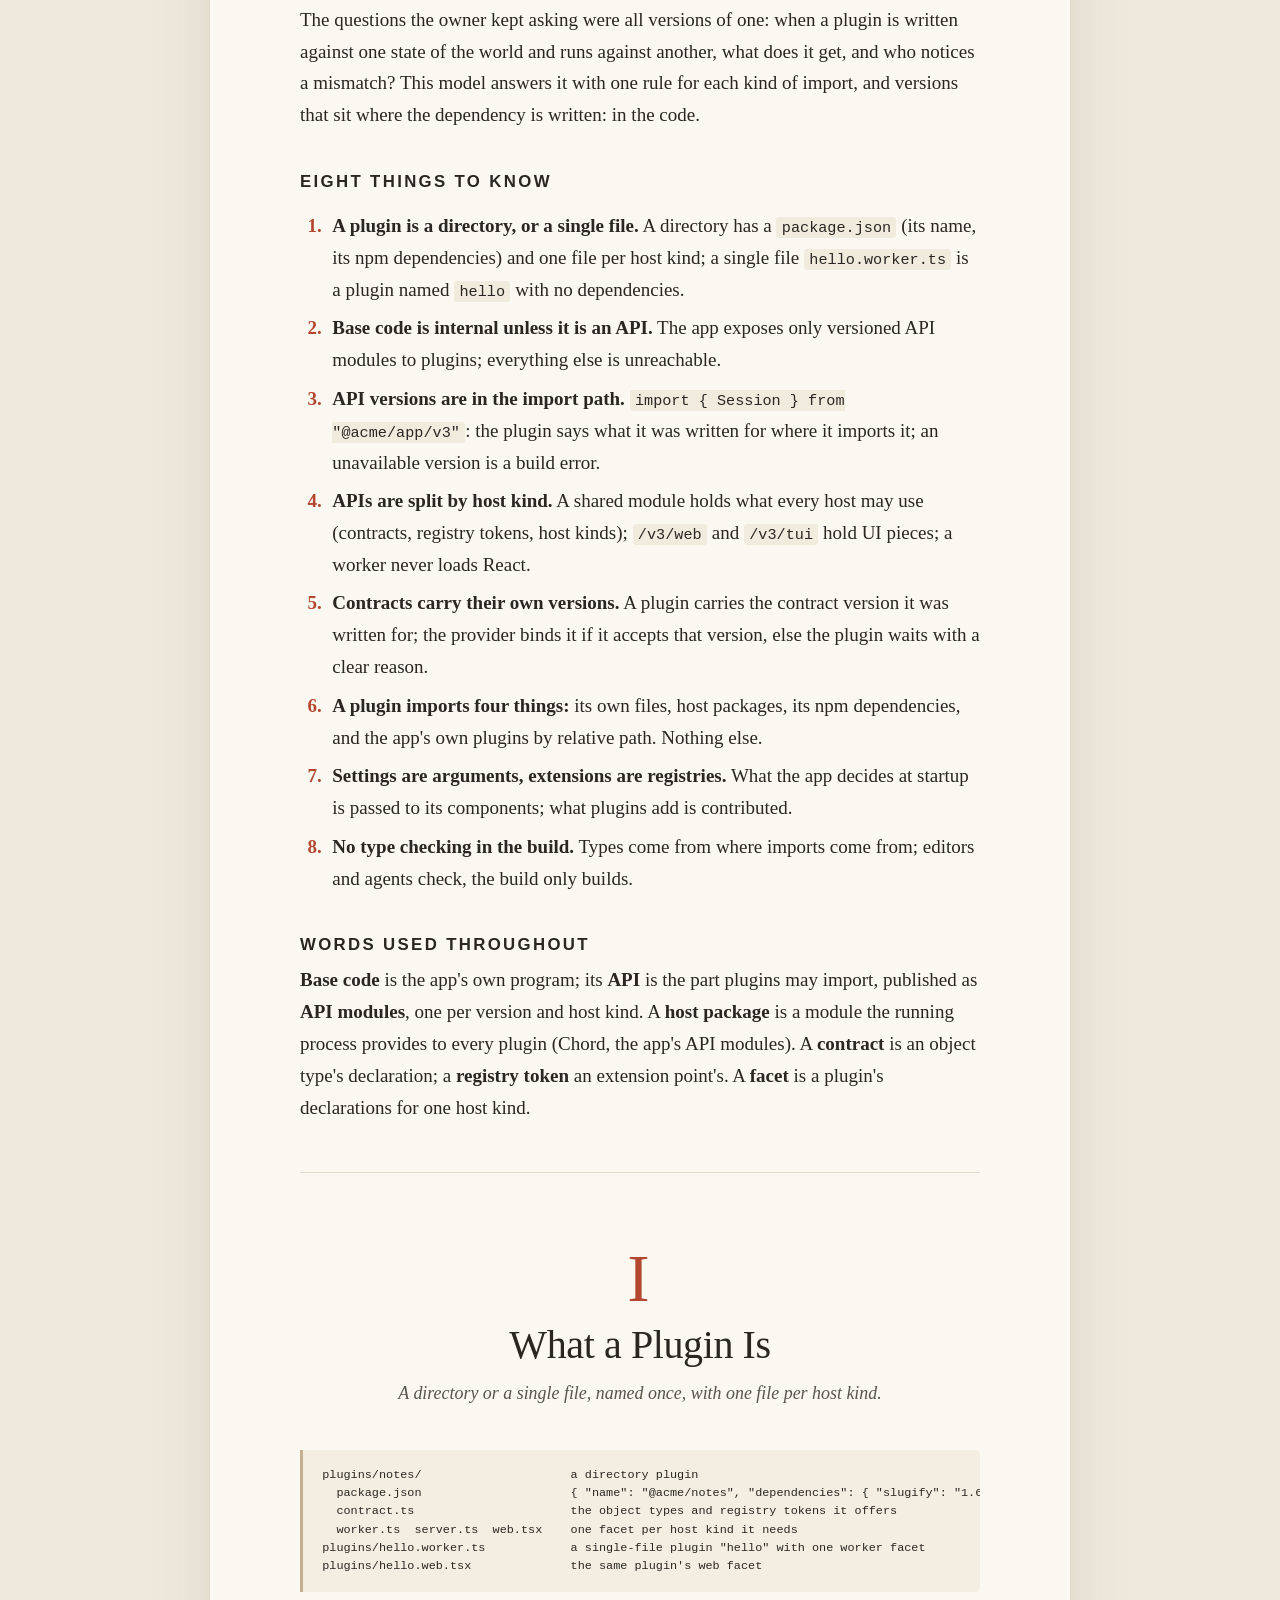
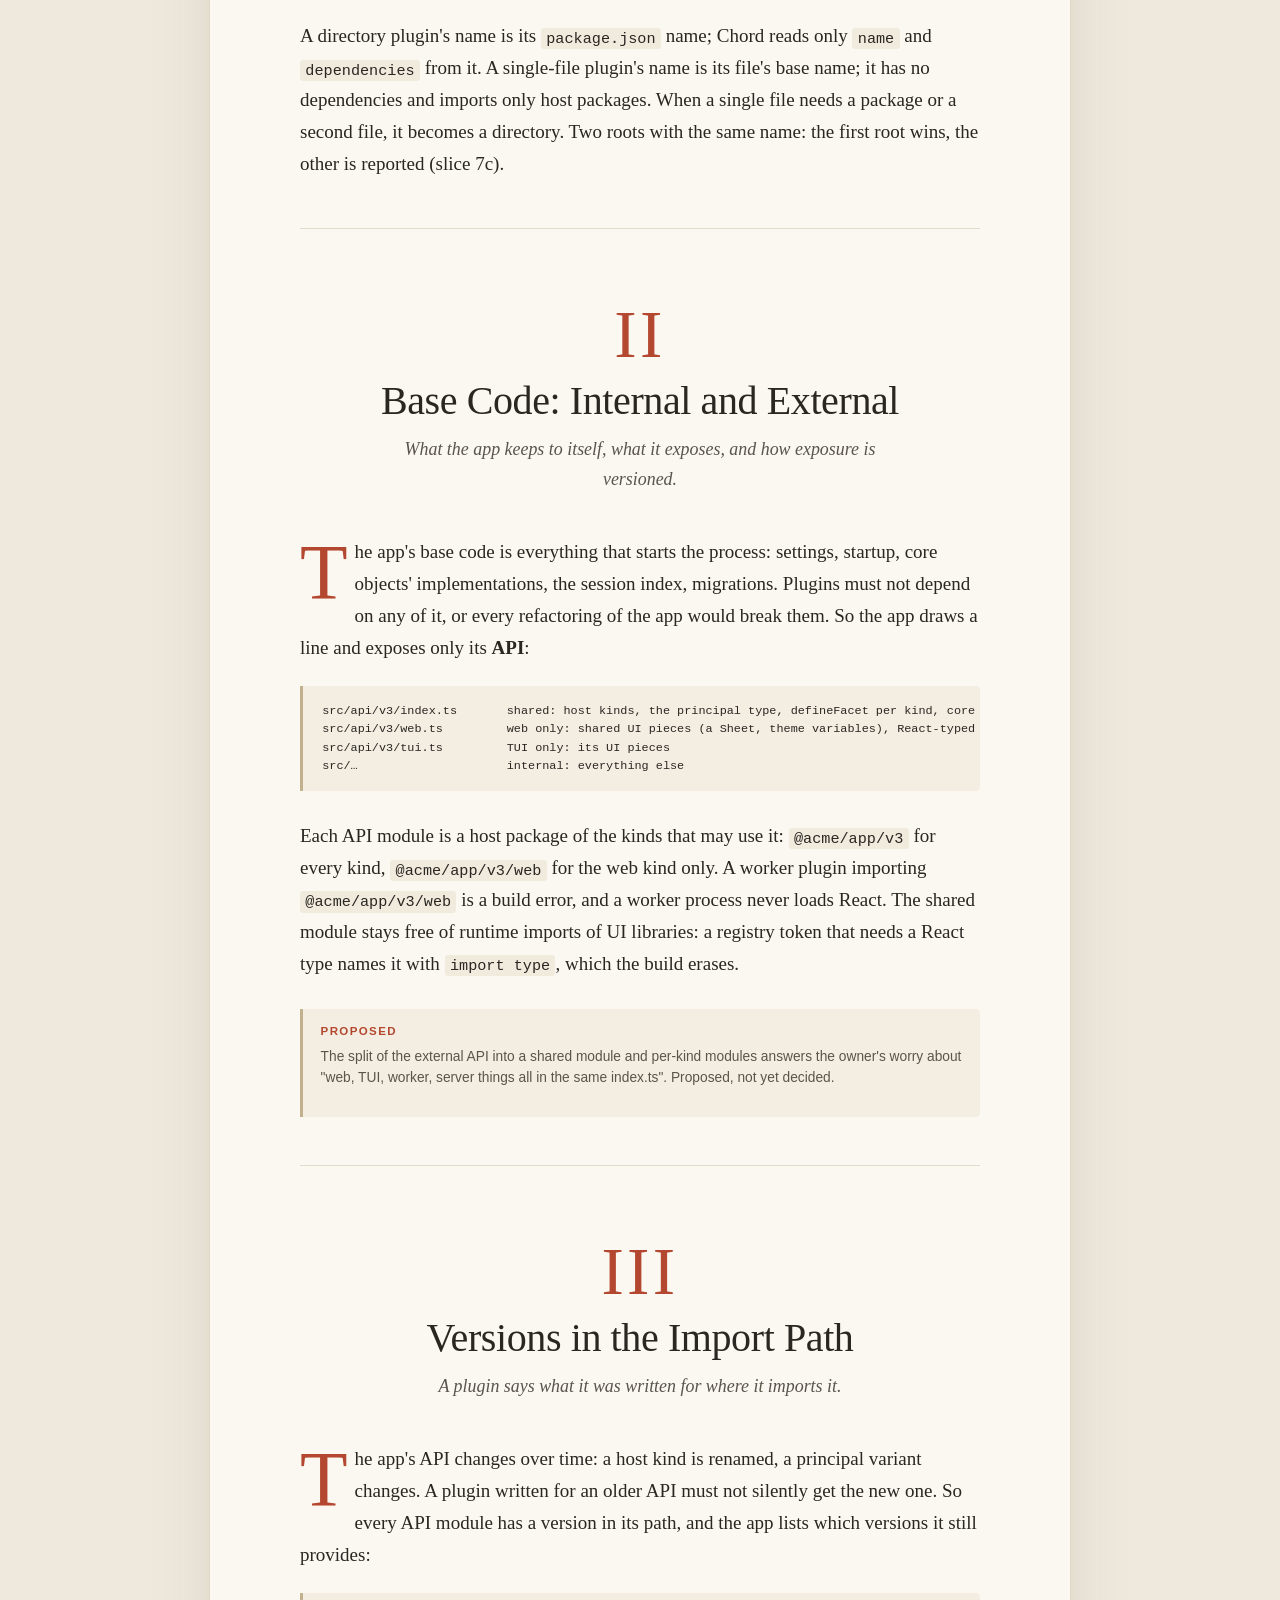
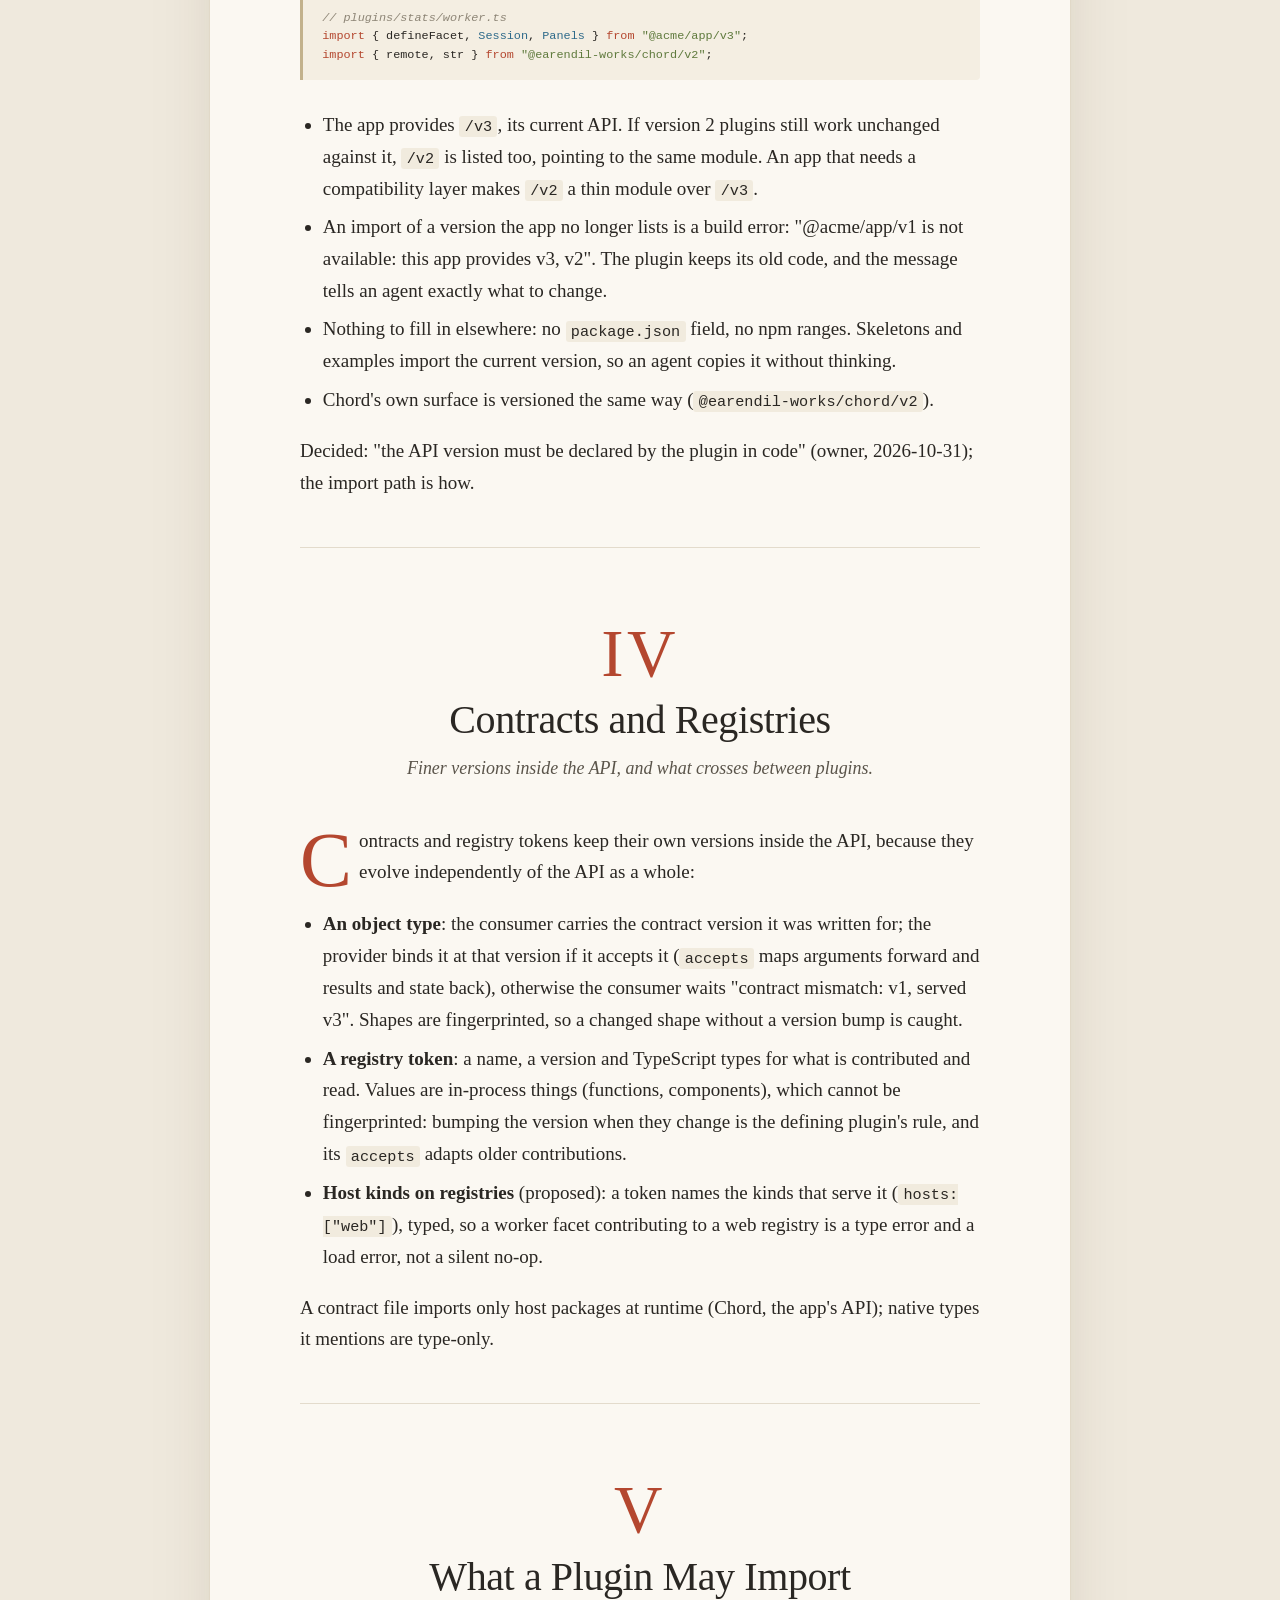
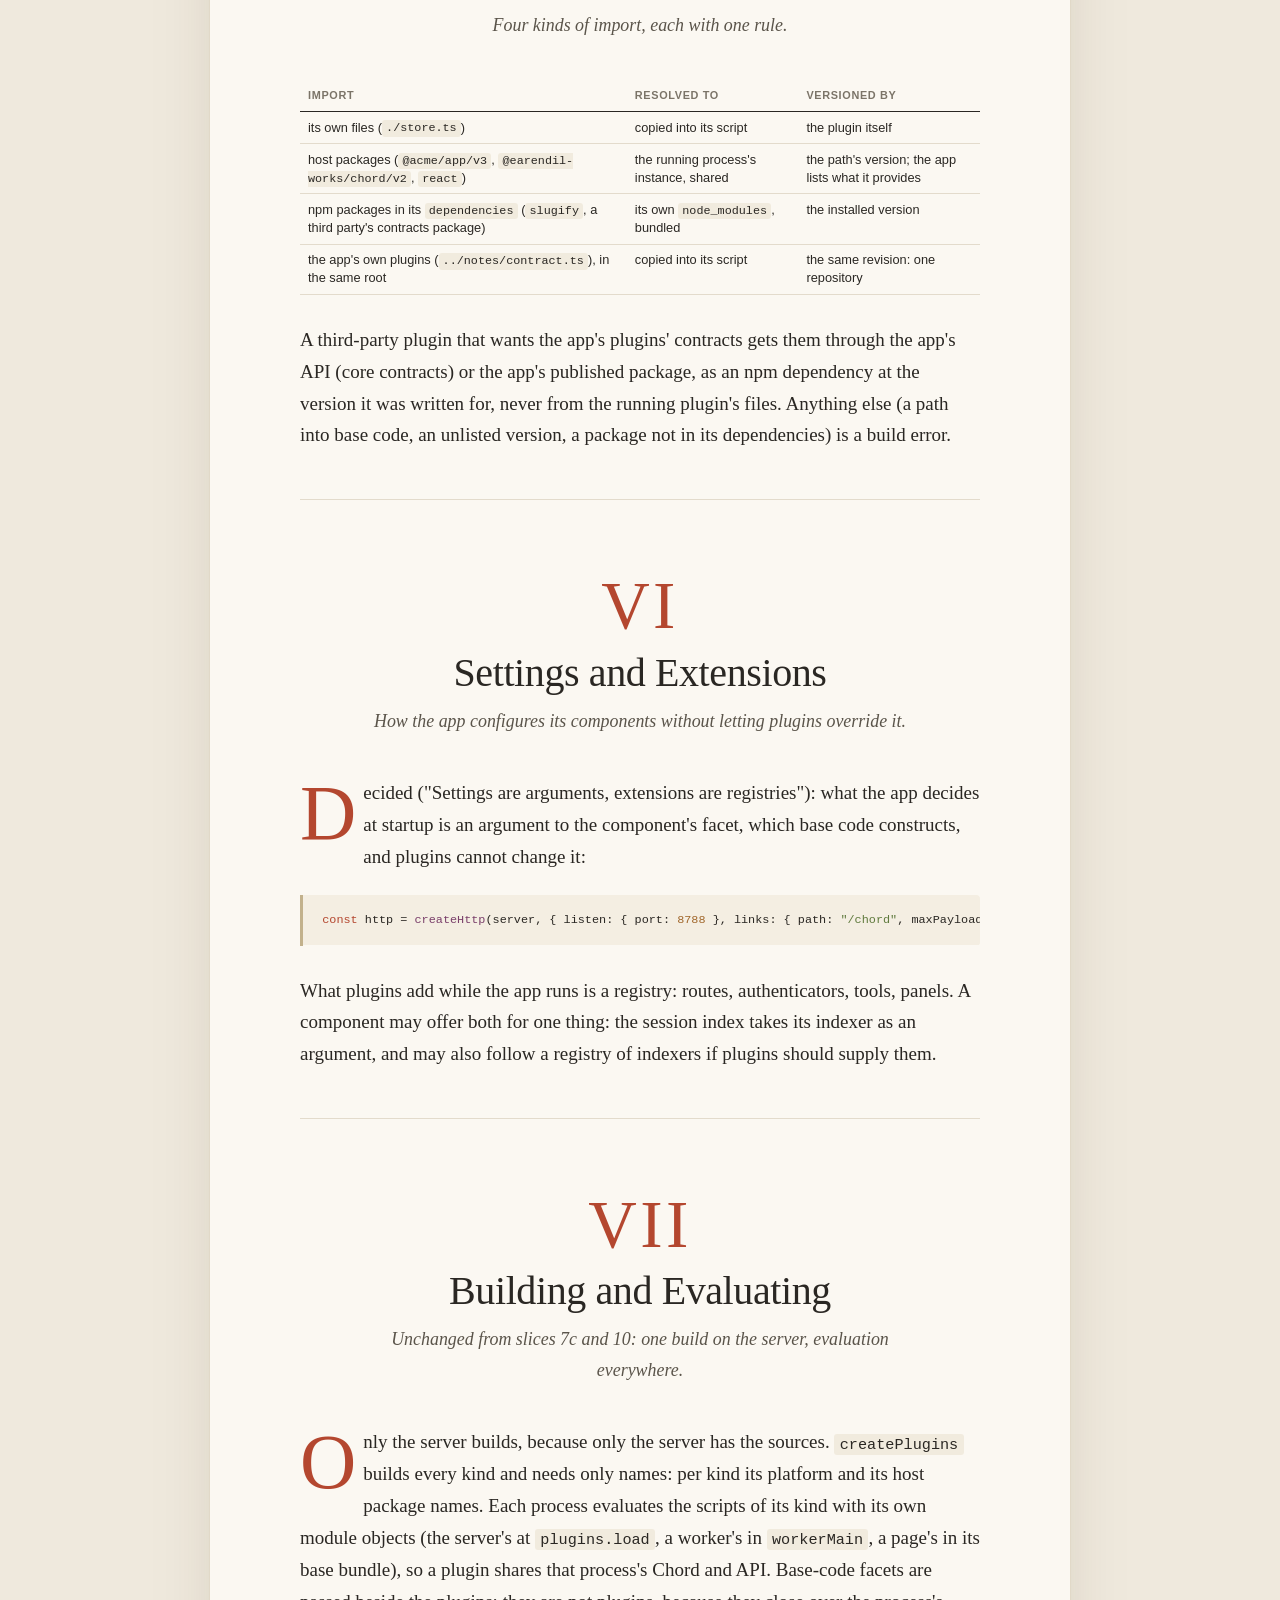
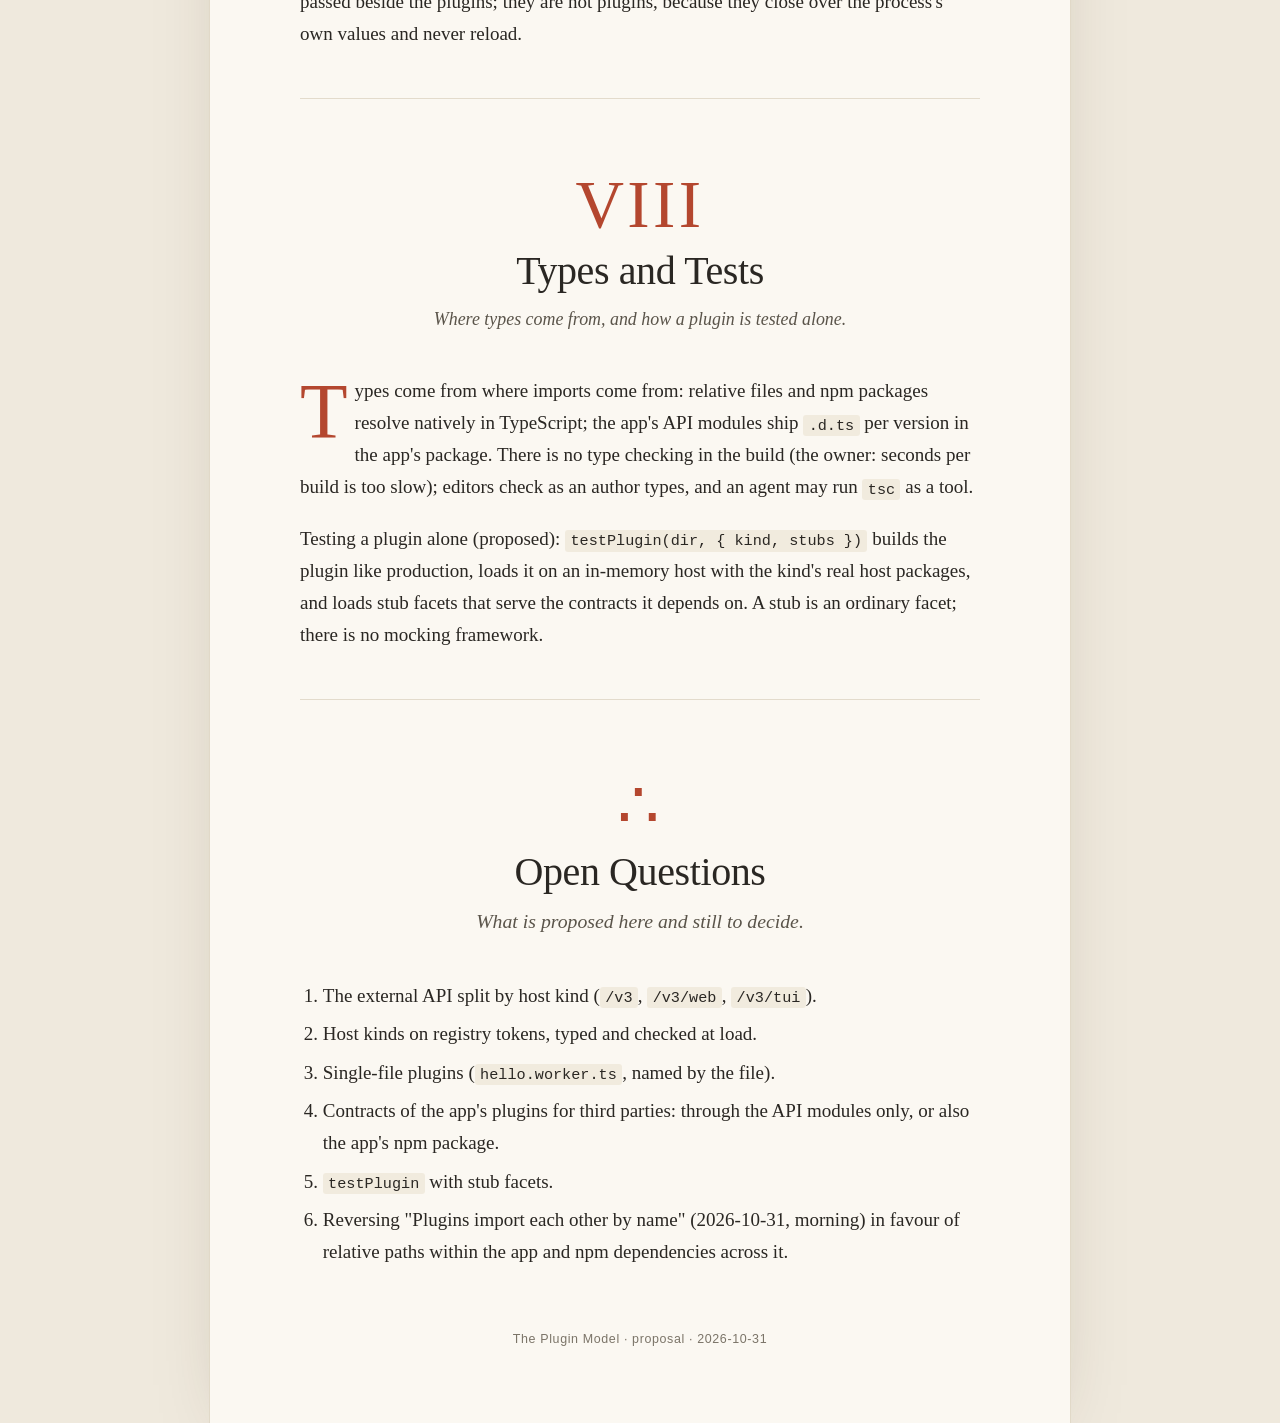
<file: packages/chord/docs/plugin-model/index.html>
<!doctype html>
<html lang="en"><head><meta charset="utf-8"><meta name="viewport" content="width=device-width,initial-scale=1">
<title>The Plugin Model: what a plugin is, what it may import, and how versions meet</title>
<style>

:root{--paper:#fbf8f2;--ink:#2a2723;--muted:#7b7468;--rule:#e3dbcc;--accent:#b4472f;--blue:#2e6a8a;--sand:#c2b18c;--soft:#f4eee2}
*{box-sizing:border-box}
html{background:#efe9dd}
body{margin:0;color:var(--ink);font:19px/1.68 'Iowan Old Style','Palatino Linotype',Palatino,'Book Antiqua',Georgia,serif;
 -webkit-font-smoothing:antialiased;text-rendering:optimizeLegibility}
.book{max-width:860px;margin:0 auto;background:var(--paper);box-shadow:0 0 0 1px #e1d9c8,0 30px 80px -40px rgba(60,40,10,.35);padding:0 0 4rem}
.inner{padding:0 90px}
h1,h2,h3{font-weight:400;line-height:1.15}
h2{font-size:2.1rem;margin:.2em 0 .3em;letter-spacing:-.01em}
h3{font-size:1.05rem;text-transform:uppercase;letter-spacing:.14em;margin:2.4em 0 .6em;color:var(--ink);font-weight:600;
 font-family:'Avenir Next','Helvetica Neue',sans-serif}
p{margin:0 0 1.05em;hyphens:auto;text-align:left}
code{font:.8em/1 'SF Mono',Menlo,Consolas,monospace;background:#f1ebde;padding:.1em .35em;border-radius:3px}
pre{font:.74rem/1.55 'SF Mono',Menlo,Consolas,monospace;background:#f4eee2;border-left:3px solid var(--sand);padding:1rem 1.2rem;margin:1.4rem 0 1.8rem;
 overflow-x:auto;border-radius:0 4px 4px 0;white-space:pre;tab-size:2}
pre code{background:none;padding:0;font-size:1em}
em{font-style:italic}
a{color:var(--blue)}
.cover{min-height:92vh;display:flex;flex-direction:column;justify-content:center;padding:90px;background:
 radial-gradient(circle at 85% 15%,rgba(180,71,47,.13),transparent 40%),radial-gradient(circle at 10% 90%,rgba(46,106,138,.12),transparent 45%),var(--paper);
 border-bottom:1px solid var(--rule)}
.kicker{font:600 .78rem 'Avenir Next','Helvetica Neue',sans-serif;letter-spacing:.22em;text-transform:uppercase;color:var(--accent)}
.cover h1{font-size:5.2rem;line-height:.98;margin:.35em 0 .25em;letter-spacing:-.025em}
.subtitle{font-size:1.45rem;font-style:italic;color:#4a453e;max-width:30em;text-align:left}
.cover-stats,.stats{display:flex;flex-wrap:wrap;gap:1.2rem 2.4rem;margin:2.2rem 0}
.stats{margin:1.6rem 0 1.8rem;padding:1.1rem 0;border-top:1px solid var(--rule);border-bottom:1px solid var(--rule)}
.stat b{display:block;font-size:2.1rem;font-weight:400;line-height:1.1;font-variant-numeric:lining-nums}
.stat span{font:.78rem/1.3 'Avenir Next','Helvetica Neue',sans-serif;color:var(--muted);letter-spacing:.03em;display:block;max-width:14em}
.cover-note{font-size:.9rem;color:var(--muted);max-width:34em;text-align:left;margin-top:2rem}
.toc{padding:4rem 0 2rem}
.toc ol{list-style:none;padding:0;margin:1rem 0;columns:2;column-gap:3rem}
.toc li{padding:.3rem 0;border-bottom:1px dotted var(--rule);break-inside:avoid}
.toc a{color:var(--ink);text-decoration:none}
.toc a:hover{color:var(--accent)}
.preface{padding-top:2rem}
.findings{padding-left:1.4em}
.findings li{margin:.55em 0;padding-left:.3em}
.findings li::marker{color:var(--accent);font-weight:600}
.chapter{padding-top:4.5rem;margin-top:3rem;border-top:1px solid var(--rule)}
.opener{text-align:center;margin-bottom:2.6rem}
.numeral{font-size:4.2rem;color:var(--accent);line-height:1;font-variant:small-caps;letter-spacing:.05em}
.opener h2{font-size:2.5rem;margin:.25em 0}
.lede{font-style:italic;color:#5a544a;font-size:1.12rem;max-width:30em;margin:0 auto;text-align:center}
.dropcap::first-letter{float:left;font-size:4.1em;line-height:.82;padding:.06em .09em 0 0;color:var(--accent)}
.fig{margin:2rem 0 2.2rem}
.fig.wide{margin-left:-50px;margin-right:-50px}
.fig svg{display:block;margin:0 auto}
figcaption{font:.8rem/1.45 'Avenir Next','Helvetica Neue',sans-serif;color:var(--muted);margin-top:.7rem;padding-left:.8rem;border-left:2px solid var(--rule)}
.fignum{color:var(--ink);font-weight:600}
.note{font:.86rem/1.55 'Avenir Next','Helvetica Neue',sans-serif;color:#5b5549;background:#f4eee2;border-left:3px solid var(--sand);
 padding:.9rem 1.1rem;margin:1.8rem 0;border-radius:0 4px 4px 0}
.note.review{border-left-color:var(--accent)}
.note b.tag{font-weight:600;letter-spacing:.12em;text-transform:uppercase;font-size:.72rem;color:var(--accent);display:block;margin-bottom:.3rem}
.note code{font-size:.85em}
table{width:100%;border-collapse:collapse;margin:1.4rem 0 1.8rem;font:.8rem/1.4 'Avenir Next','Helvetica Neue',sans-serif}
th{text-align:left;font-weight:600;color:var(--muted);text-transform:uppercase;letter-spacing:.06em;font-size:.68rem;border-bottom:1.5px solid var(--ink);padding:.45rem .5rem}
td{padding:.42rem .5rem;border-bottom:1px solid var(--rule);vertical-align:top}
td code{font-size:.92em}
table.num td:not(:first-child),table.num th:not(:first-child){text-align:right}
.epilogue p{font-size:1.04em}
.appendix{font-size:.92em}
.appendix ul,.chapter ul{padding-left:1.2em}
.appendix li,.chapter li{margin:.4em 0}
.colophon{text-align:center;font:.78rem 'Avenir Next','Helvetica Neue',sans-serif;color:var(--muted);margin-top:4rem;letter-spacing:.05em}
@media (max-width:760px){.inner{padding:0 22px}.cover{padding:40px 22px}.cover h1{font-size:3.2rem}.fig.wide{margin-left:0;margin-right:0}
 .toc ol{columns:1}p{text-align:left}body{font-size:17px}}
@media print{html{background:#fff}.book{box-shadow:none}.chapter{break-before:page}.fig{break-inside:avoid}}
.transcript p b{font:600 .78rem 'Avenir Next','Helvetica Neue',sans-serif;letter-spacing:.08em;text-transform:uppercase;color:var(--accent);margin-right:.3em}
pre .tk-c{color:#8d8576;font-style:italic}pre .tk-s{color:#5f7a3d}pre .tk-n{color:#a0662a}pre .tk-k{color:#b4472f}pre .tk-t{color:#2e6a8a}pre .tk-f{color:#7a3f6a}
h4{font:600 .82rem 'Avenir Next','Helvetica Neue',sans-serif;letter-spacing:.06em;margin:1.8em 0 .5em;color:var(--muted)}
.inner ul,.inner ol:not(.findings){padding-left:1.2em}
.inner li{margin:.35em 0}
blockquote{margin:1.4rem 0;padding:.2rem 0 .2rem 1.2rem;border-left:3px solid var(--rule);color:#5a544a;font-style:italic}
.fig svg text{dominant-baseline:auto}
.fig .replay{font:600 .7rem 'Avenir Next','Helvetica Neue',sans-serif;letter-spacing:.1em;text-transform:uppercase;color:var(--accent);
 background:none;border:1px solid var(--rule);border-radius:3px;padding:.2rem .55rem;margin:0 0 0 1rem;cursor:pointer;float:right}
.fig .replay:hover{border-color:var(--accent)}
.anim.armed .step{opacity:0}
.anim.armed.play .step{animation:stepIn .45s ease-out both;animation-delay:calc(var(--i) * var(--pace, .45s))}
.anim.armed.play .step.edge{animation-name:edgeIn}
@keyframes stepIn{from{opacity:0;transform:translateY(4px)}to{opacity:1;transform:none}}
@keyframes edgeIn{from{opacity:0}to{opacity:1}}
.steps{margin:2rem 0 2.2rem;border:1px solid var(--rule);border-radius:6px;background:#fffdf8}
.steps-head{display:flex;align-items:center;gap:.8rem;padding:.6rem 1rem;border-bottom:1px solid var(--rule);
 font:600 .72rem 'Avenir Next','Helvetica Neue',sans-serif;letter-spacing:.12em;text-transform:uppercase;color:var(--accent)}
.steps-head .title{flex:1}
.steps-head .count{color:var(--muted);letter-spacing:.06em}
.steps-head button{font:600 .72rem 'Avenir Next','Helvetica Neue',sans-serif;color:var(--ink);background:var(--soft);border:1px solid var(--rule);
 border-radius:3px;padding:.25rem .65rem;cursor:pointer}
.steps-head button:disabled{opacity:.35;cursor:default}
.step-panel{padding:1rem 1.2rem .4rem}
.step-panel>h4:first-child{margin-top:.2rem;color:var(--ink)}
.steps.js .step-panel{display:none}
.steps.js .step-panel.on{display:block}
.steps:not(.js) .steps-head button,.steps:not(.js) .steps-head .count{display:none}
.steps:not(.js) .step-panel+.step-panel{border-top:1px dashed var(--rule)}
.fig figcaption{display:flow-root}
.fig svg{max-width:100%;height:auto}
table{max-width:100%}
@media (max-width:760px){.inner{padding:0 20px}.cover{padding:48px 22px}.cover h1{font-size:3.2rem}.fig.wide{margin-left:0;margin-right:0}table{display:block;overflow-x:auto}.toc ol{columns:1}}
</style>


</head>
<body><div class="book">
<section class="cover">
  <div class="kicker">A design proposal · Chord v2 · 2026-10-31</div>
  <h1>The Plugin<br>Model</h1>
  <p class="subtitle">Plugins, base code, versioned APIs and contracts, in one place, as discussed with the owner on 2026-10-31</p>
  <div class="cover-stats"><div class="stat"><b>4</b><span>kinds of import a plugin may write</span></div><div class="stat"><b>1</b><span>integer per API version, in the import path</span></div><div class="stat"><b>0</b><span>package.json fields Chord reads besides name and dependencies</span></div><div class="stat"><b>0</b><span>type checks in the build</span></div></div>
  <div class="cover-note"><p>A proposal written by the redesign session after a day of discussion with the owner. It collects what was decided
and what is proposed into one model. Decided points cite their decision in <code>decisions.md</code>; proposed ones are marked.
Nothing here is built yet beyond slices 7c and 10.</p>
</div>
</section><div class="inner">
<nav class="toc"><h2>Contents</h2><ol>
<li><a href="#before-we-begin">Before we begin</a></li>
<li><a href="#plugin">I. What a Plugin Is</a></li>
<li><a href="#base">II. Base Code: Internal and External</a></li>
<li><a href="#versions">III. Versions in the Import Path</a></li>
<li><a href="#contracts">IV. Contracts and Registries</a></li>
<li><a href="#imports">V. What a Plugin May Import</a></li>
<li><a href="#settings">VI. Settings and Extensions</a></li>
<li><a href="#build">VII. Building and Evaluating</a></li>
<li><a href="#tools">VIII. Types and Tests</a></li>
<li><a href="#open-questions">Open Questions</a></li>
</ol></nav>

<section class="preface" id="before-we-begin">
<h2>Before we begin</h2>
<p class="dropcap">An app built on Chord is mostly plugins. Its own features are plugins, users add plugins, and agents write plugins
while the app runs. A plugin uses the app (where things live, who calls, how to declare objects), uses other plugins
(their objects and extension points), and uses npm packages. Each of those can change on its own schedule: the app
gets a new version, a plugin it depends on changes its contract, a package publishes a fix.</p>
<p>The questions the owner kept asking were all versions of one: when a plugin is written against one state of the world
and runs against another, what does it get, and who notices a mismatch? This model answers it with one rule for each
kind of import, and versions that sit where the dependency is written: in the code.</p>
<h3 id="eight-things-to-know">Eight things to know</h3>
<ol class="findings">
<li><strong>A plugin is a directory, or a single file.</strong> A directory has a <code>package.json</code> (its name, its npm dependencies)
and one file per host kind; a single file <code>hello.worker.ts</code> is a plugin named <code>hello</code> with no dependencies.</li>
<li><strong>Base code is internal unless it is an API.</strong> The app exposes only versioned API modules to plugins; everything
else is unreachable.</li>
<li><strong>API versions are in the import path.</strong> <code>import { Session } from &quot;@acme/app/v3&quot;</code>: the plugin says what it was
written for where it imports it; an unavailable version is a build error.</li>
<li><strong>APIs are split by host kind.</strong> A shared module holds what every host may use (contracts, registry tokens, host
kinds); <code>/v3/web</code> and <code>/v3/tui</code> hold UI pieces; a worker never loads React.</li>
<li><strong>Contracts carry their own versions.</strong> A plugin carries the contract version it was written for; the provider
binds it if it accepts that version, else the plugin waits with a clear reason.</li>
<li><strong>A plugin imports four things:</strong> its own files, host packages, its npm dependencies, and the app&#39;s own plugins by
relative path. Nothing else.</li>
<li><strong>Settings are arguments, extensions are registries.</strong> What the app decides at startup is passed to its components;
what plugins add is contributed.</li>
<li><strong>No type checking in the build.</strong> Types come from where imports come from; editors and agents check, the build
only builds.</li>
</ol>
<h3 id="words-used-throughout">Words used throughout</h3>
<p><strong>Base code</strong> is the app&#39;s own program; its <strong>API</strong> is the part plugins may import, published as <strong>API modules</strong>,
one per version and host kind. A <strong>host package</strong> is a module the running process provides to every plugin (Chord,
the app&#39;s API modules). A <strong>contract</strong> is an object type&#39;s declaration; a <strong>registry token</strong> an extension point&#39;s.
A <strong>facet</strong> is a plugin&#39;s declarations for one host kind.</p>
</section>

<section class="chapter" id="plugin"><header class="opener"><div class="numeral">I</div><h2>What a Plugin Is</h2><p class="lede">A directory or a single file, named once, with one file per host kind.</p></header>
<pre class="plain"><code>plugins/notes/                     a directory plugin
  package.json                     { "name": "@acme/notes", "dependencies": { "slugify": "1.6.6" } }
  contract.ts                      the object types and registry tokens it offers
  worker.ts  server.ts  web.tsx    one facet per host kind it needs
plugins/hello.worker.ts            a single-file plugin "hello" with one worker facet
plugins/hello.web.tsx              the same plugin's web facet</code></pre>
<p>A directory plugin&#39;s name is its <code>package.json</code> name; Chord reads only <code>name</code> and <code>dependencies</code> from it. A
single-file plugin&#39;s name is its file&#39;s base name; it has no dependencies and imports only host packages. When a
single file needs a package or a second file, it becomes a directory. Two roots with the same name: the first root
wins, the other is reported (slice 7c).</p>
</section>

<section class="chapter" id="base"><header class="opener"><div class="numeral">II</div><h2>Base Code: Internal and External</h2><p class="lede">What the app keeps to itself, what it exposes, and how exposure is versioned.</p></header>
<p class="dropcap">The app&#39;s base code is everything that starts the process: settings, startup, core objects&#39; implementations, the
session index, migrations. Plugins must not depend on any of it, or every refactoring of the app would break them.
So the app draws a line and exposes only its <strong>API</strong>:</p>
<pre class="plain"><code>src/api/v3/index.ts       shared: host kinds, the principal type, defineFacet per kind, core contracts, registry tokens
src/api/v3/web.ts         web only: shared UI pieces (a Sheet, theme variables), React-typed registry tokens
src/api/v3/tui.ts         TUI only: its UI pieces
src/…                     internal: everything else</code></pre>
<p>Each API module is a host package of the kinds that may use it: <code>@acme/app/v3</code> for every kind, <code>@acme/app/v3/web</code> for
the web kind only. A worker plugin importing <code>@acme/app/v3/web</code> is a build error, and a worker process never loads
React. The shared module stays free of runtime imports of UI libraries: a registry token that needs a React type names
it with <code>import type</code>, which the build erases.</p>
<div class="note"><b class="tag">Proposed</b><p>The split of the external API into a shared module and per-kind modules answers the owner&#39;s worry about &quot;web, TUI,
worker, server things all in the same index.ts&quot;. Proposed, not yet decided.</p>
</div>
</section>

<section class="chapter" id="versions"><header class="opener"><div class="numeral">III</div><h2>Versions in the Import Path</h2><p class="lede">A plugin says what it was written for where it imports it.</p></header>
<p class="dropcap">The app&#39;s API changes over time: a host kind is renamed, a principal variant changes. A plugin written for an older
API must not silently get the new one. So every API module has a version in its path, and the app lists which versions
it still provides:</p>
<pre><code><span class="tk-c">// plugins/stats/worker.ts</span>
<span class="tk-k">import</span> { defineFacet, <span class="tk-t">Session</span>, <span class="tk-t">Panels</span> } <span class="tk-k">from</span> <span class="tk-s">"@acme/app/v3"</span>;
<span class="tk-k">import</span> { remote, str } <span class="tk-k">from</span> <span class="tk-s">"@earendil-works/chord/v2"</span>;</code></pre>
<ul>
<li>The app provides <code>/v3</code>, its current API. If version 2 plugins still work unchanged against it, <code>/v2</code> is listed too,
pointing to the same module. An app that needs a compatibility layer makes <code>/v2</code> a thin module over <code>/v3</code>.</li>
<li>An import of a version the app no longer lists is a build error: &quot;@acme/app/v1 is not available: this app provides
v3, v2&quot;. The plugin keeps its old code, and the message tells an agent exactly what to change.</li>
<li>Nothing to fill in elsewhere: no <code>package.json</code> field, no npm ranges. Skeletons and examples import the current
version, so an agent copies it without thinking.</li>
<li>Chord&#39;s own surface is versioned the same way (<code>@earendil-works/chord/v2</code>).</li>
</ul>
<p>Decided: &quot;the API version must be declared by the plugin in code&quot; (owner, 2026-10-31); the import path is how.</p>
</section>

<section class="chapter" id="contracts"><header class="opener"><div class="numeral">IV</div><h2>Contracts and Registries</h2><p class="lede">Finer versions inside the API, and what crosses between plugins.</p></header>
<p class="dropcap">Contracts and registry tokens keep their own versions inside the API, because they evolve independently of the API as
a whole:</p>
<ul>
<li><strong>An object type</strong>: the consumer carries the contract version it was written for; the provider binds it at that
version if it accepts it (<code>accepts</code> maps arguments forward and results and state back), otherwise the consumer waits
&quot;contract mismatch: v1, served v3&quot;. Shapes are fingerprinted, so a changed shape without a version bump is caught.</li>
<li><strong>A registry token</strong>: a name, a version and TypeScript types for what is contributed and read. Values are in-process
things (functions, components), which cannot be fingerprinted: bumping the version when they change is the defining
plugin&#39;s rule, and its <code>accepts</code> adapts older contributions.</li>
<li><strong>Host kinds on registries</strong> (proposed): a token names the kinds that serve it (<code>hosts: [&quot;web&quot;]</code>), typed, so a worker
facet contributing to a web registry is a type error and a load error, not a silent no-op.</li>
</ul>
<p>A contract file imports only host packages at runtime (Chord, the app&#39;s API); native types it mentions are type-only.</p>
</section>

<section class="chapter" id="imports"><header class="opener"><div class="numeral">V</div><h2>What a Plugin May Import</h2><p class="lede">Four kinds of import, each with one rule.</p></header>
<table>
<thead>
<tr>
<th>Import</th>
<th>Resolved to</th>
<th>Versioned by</th>
</tr>
</thead>
<tbody><tr>
<td>its own files (<code>./store.ts</code>)</td>
<td>copied into its script</td>
<td>the plugin itself</td>
</tr>
<tr>
<td>host packages (<code>@acme/app/v3</code>, <code>@earendil-works/chord/v2</code>, <code>react</code>)</td>
<td>the running process&#39;s instance, shared</td>
<td>the path&#39;s version; the app lists what it provides</td>
</tr>
<tr>
<td>npm packages in its <code>dependencies</code> (<code>slugify</code>, a third party&#39;s contracts package)</td>
<td>its own <code>node_modules</code>, bundled</td>
<td>the installed version</td>
</tr>
<tr>
<td>the app&#39;s own plugins (<code>../notes/contract.ts</code>), in the same root</td>
<td>copied into its script</td>
<td>the same revision: one repository</td>
</tr>
</tbody></table>
<p>A third-party plugin that wants the app&#39;s plugins&#39; contracts gets them through the app&#39;s API (core contracts) or the
app&#39;s published package, as an npm dependency at the version it was written for, never from the running plugin&#39;s
files. Anything else (a path into base code, an unlisted version, a package not in its dependencies) is a build error.</p>
</section>

<section class="chapter" id="settings"><header class="opener"><div class="numeral">VI</div><h2>Settings and Extensions</h2><p class="lede">How the app configures its components without letting plugins override it.</p></header>
<p class="dropcap">Decided (&quot;Settings are arguments, extensions are registries&quot;): what the app decides at startup is an argument to the
component&#39;s facet, which base code constructs, and plugins cannot change it:</p>
<pre><code><span class="tk-k">const</span> http = <span class="tk-f">createHttp</span>(server, { listen: { port: <span class="tk-n">8788</span> }, links: { path: <span class="tk-s">"/chord"</span>, maxPayload: <span class="tk-t">MiB</span> }, closeTimeout: <span class="tk-n">10_000</span>, onError }, ctx);</code></pre>
<p>What plugins add while the app runs is a registry: routes, authenticators, tools, panels. A component may offer both
for one thing: the session index takes its indexer as an argument, and may also follow a registry of indexers if
plugins should supply them.</p>
</section>

<section class="chapter" id="build"><header class="opener"><div class="numeral">VII</div><h2>Building and Evaluating</h2><p class="lede">Unchanged from slices 7c and 10: one build on the server, evaluation everywhere.</p></header>
<p class="dropcap">Only the server builds, because only the server has the sources. <code>createPlugins</code> builds every kind and needs only
names: per kind its platform and its host package names. Each process evaluates the scripts of its kind with its own
module objects (the server&#39;s at <code>plugins.load</code>, a worker&#39;s in <code>workerMain</code>, a page&#39;s in its base bundle), so a plugin
shares that process&#39;s Chord and API. Base-code facets are passed beside the plugins; they are not plugins, because
they close over the process&#39;s own values and never reload.</p>
</section>

<section class="chapter" id="tools"><header class="opener"><div class="numeral">VIII</div><h2>Types and Tests</h2><p class="lede">Where types come from, and how a plugin is tested alone.</p></header>
<p class="dropcap">Types come from where imports come from: relative files and npm packages resolve natively in TypeScript; the app&#39;s API
modules ship <code>.d.ts</code> per version in the app&#39;s package. There is no type checking in the build (the owner: seconds per
build is too slow); editors check as an author types, and an agent may run <code>tsc</code> as a tool.</p>
<p>Testing a plugin alone (proposed): <code>testPlugin(dir, { kind, stubs })</code> builds the plugin like production, loads it on an
in-memory host with the kind&#39;s real host packages, and loads stub facets that serve the contracts it depends on. A stub
is an ordinary facet; there is no mocking framework.</p>
</section>

<section class="chapter epilogue" id="open-questions"><header class="opener"><div class="numeral">∴</div><h2>Open Questions</h2><p class="lede">What is proposed here and still to decide.</p></header>
<ol>
<li>The external API split by host kind (<code>/v3</code>, <code>/v3/web</code>, <code>/v3/tui</code>).</li>
<li>Host kinds on registry tokens, typed and checked at load.</li>
<li>Single-file plugins (<code>hello.worker.ts</code>, named by the file).</li>
<li>Contracts of the app&#39;s plugins for third parties: through the API modules only, or also the app&#39;s npm package.</li>
<li><code>testPlugin</code> with stub facets.</li>
<li>Reversing &quot;Plugins import each other by name&quot; (2026-10-31, morning) in favour of relative paths within the app
and npm dependencies across it.</li>
</ol>
</section>

<p class="colophon">The Plugin Model · proposal · 2026-10-31</p>
</div></div>

</body></html>
</file>
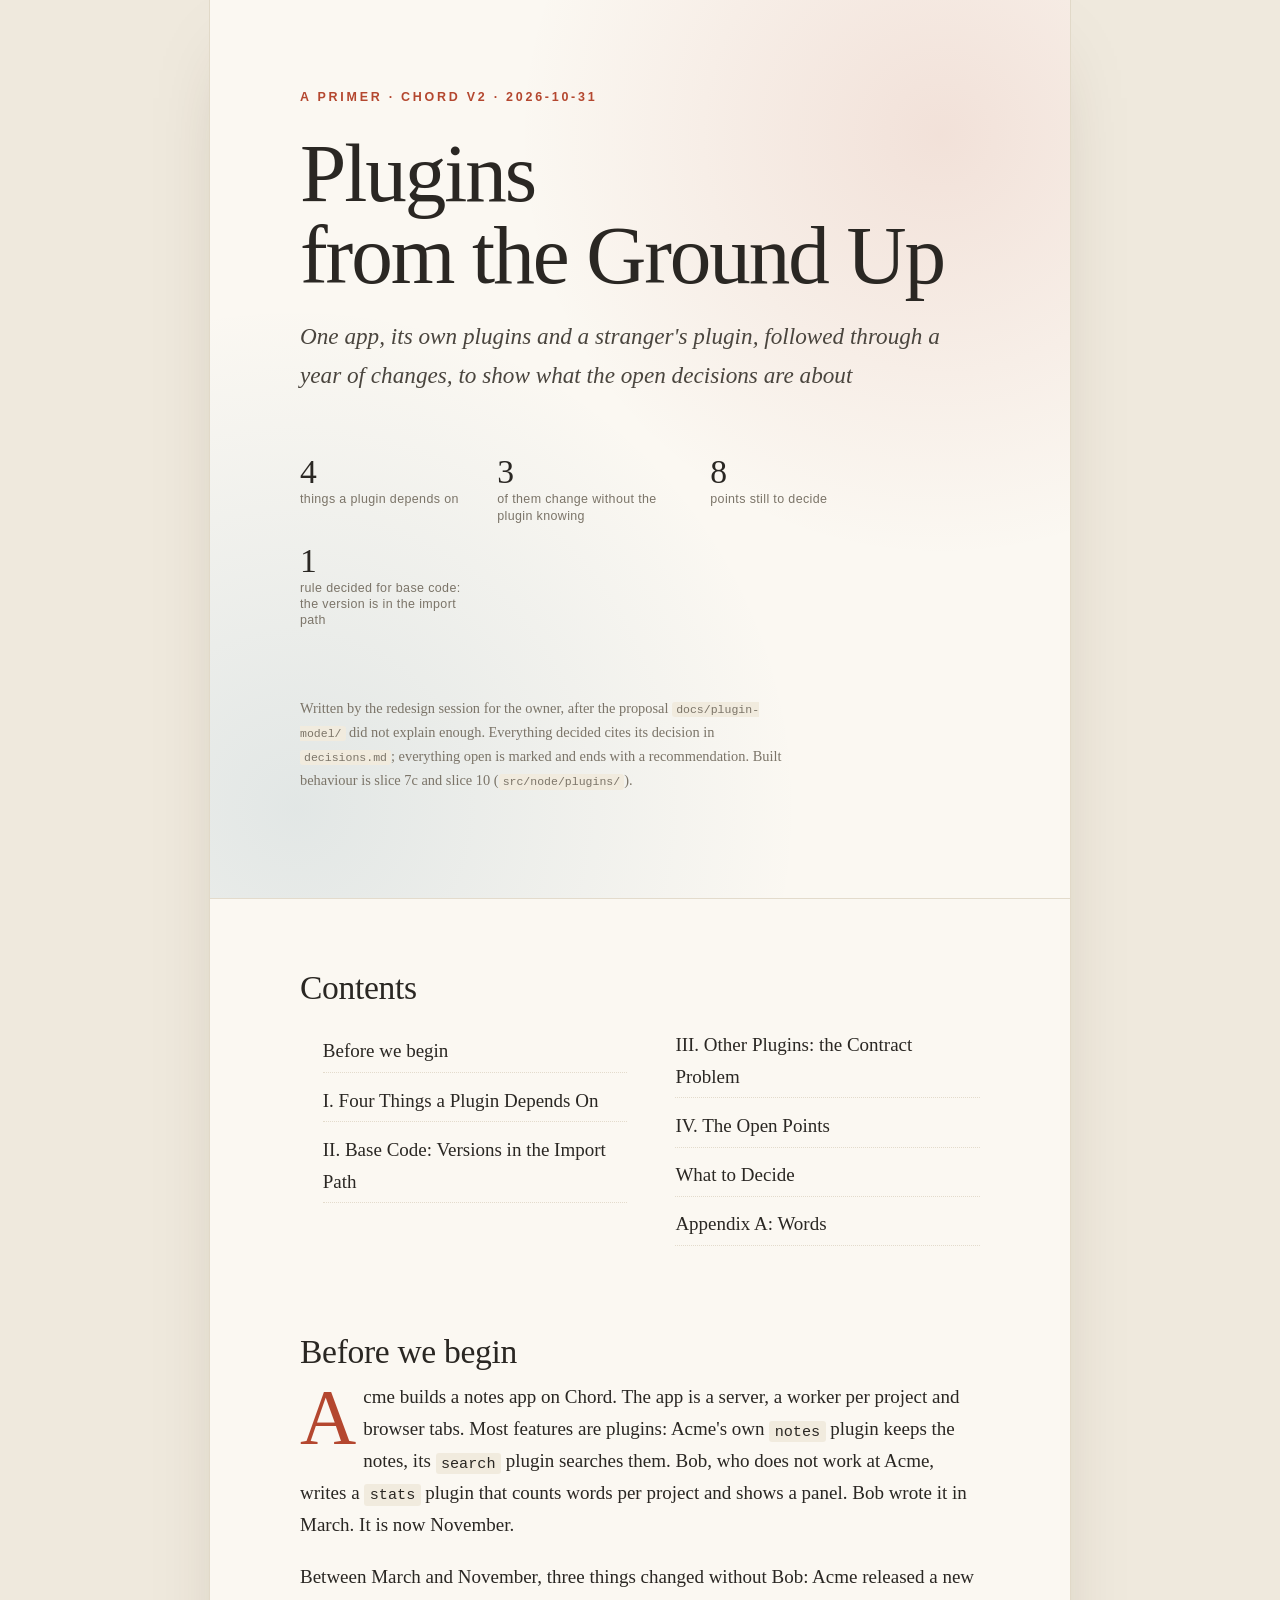
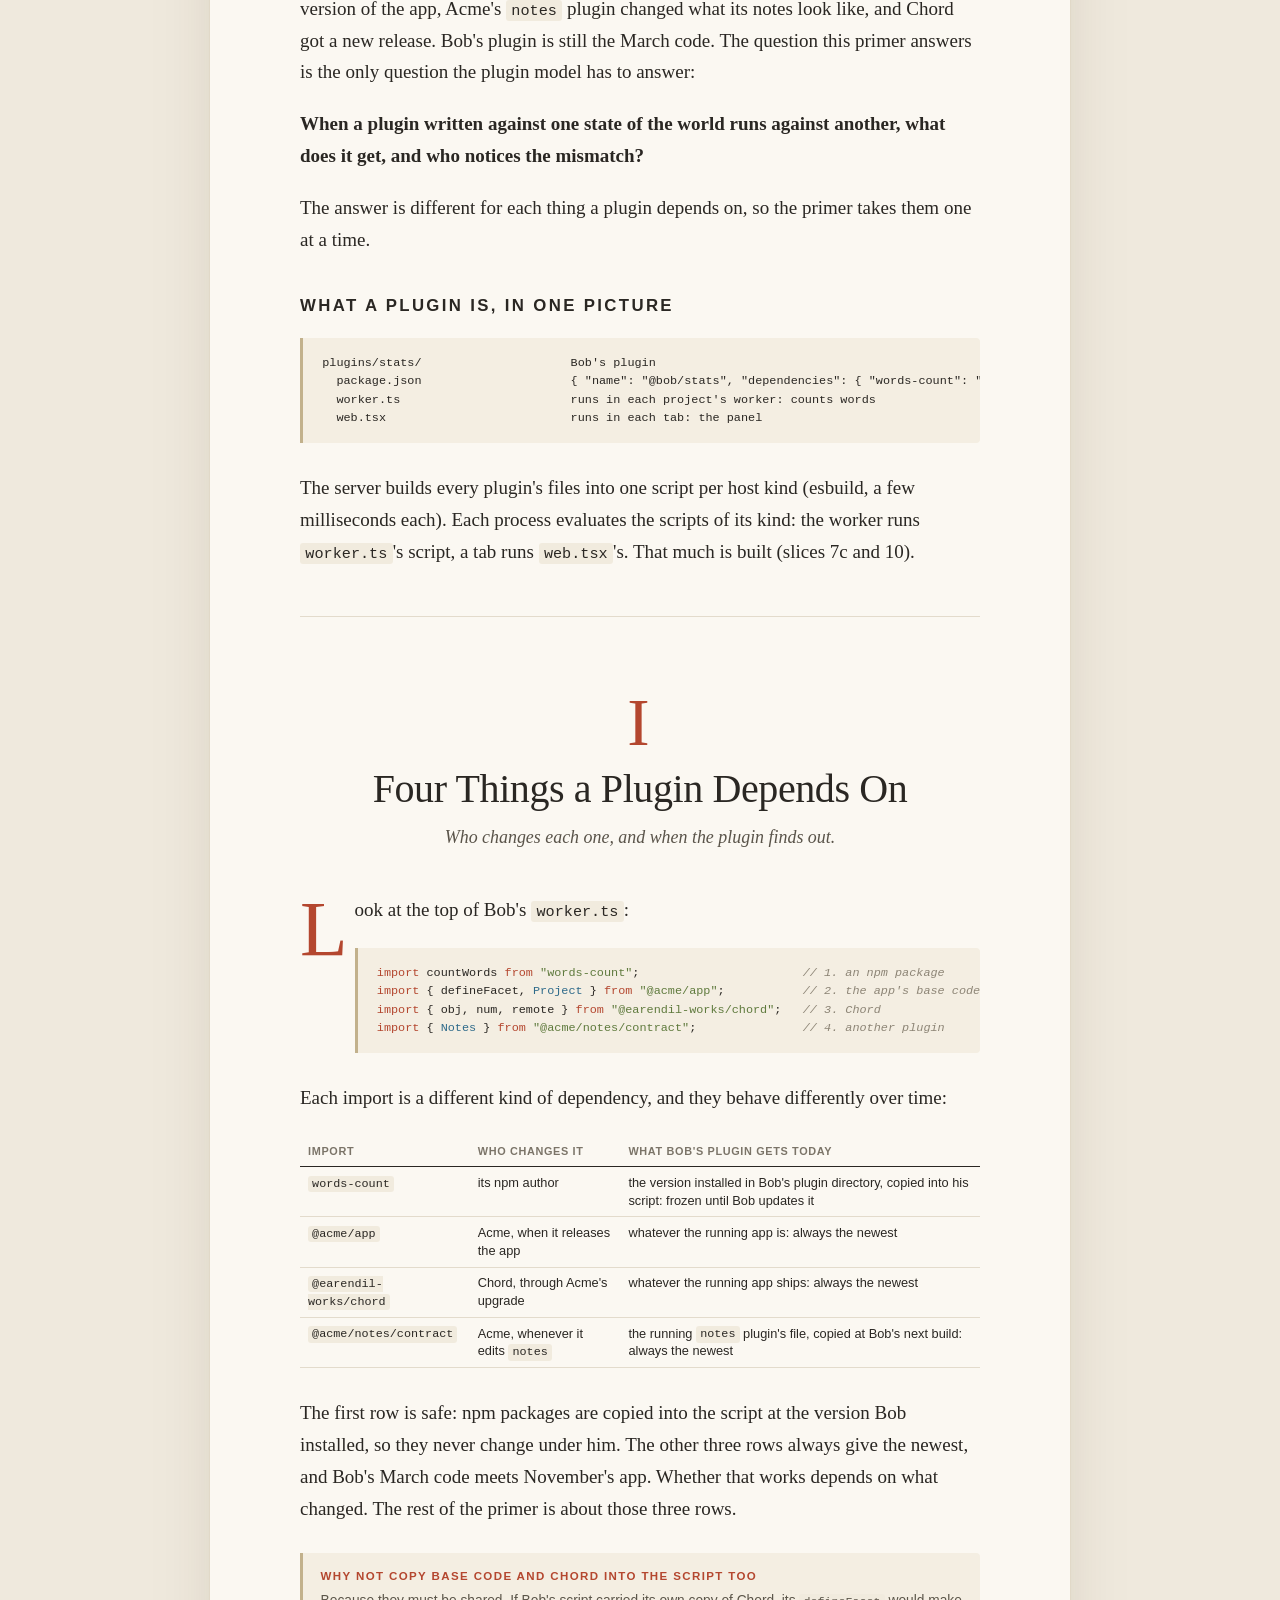
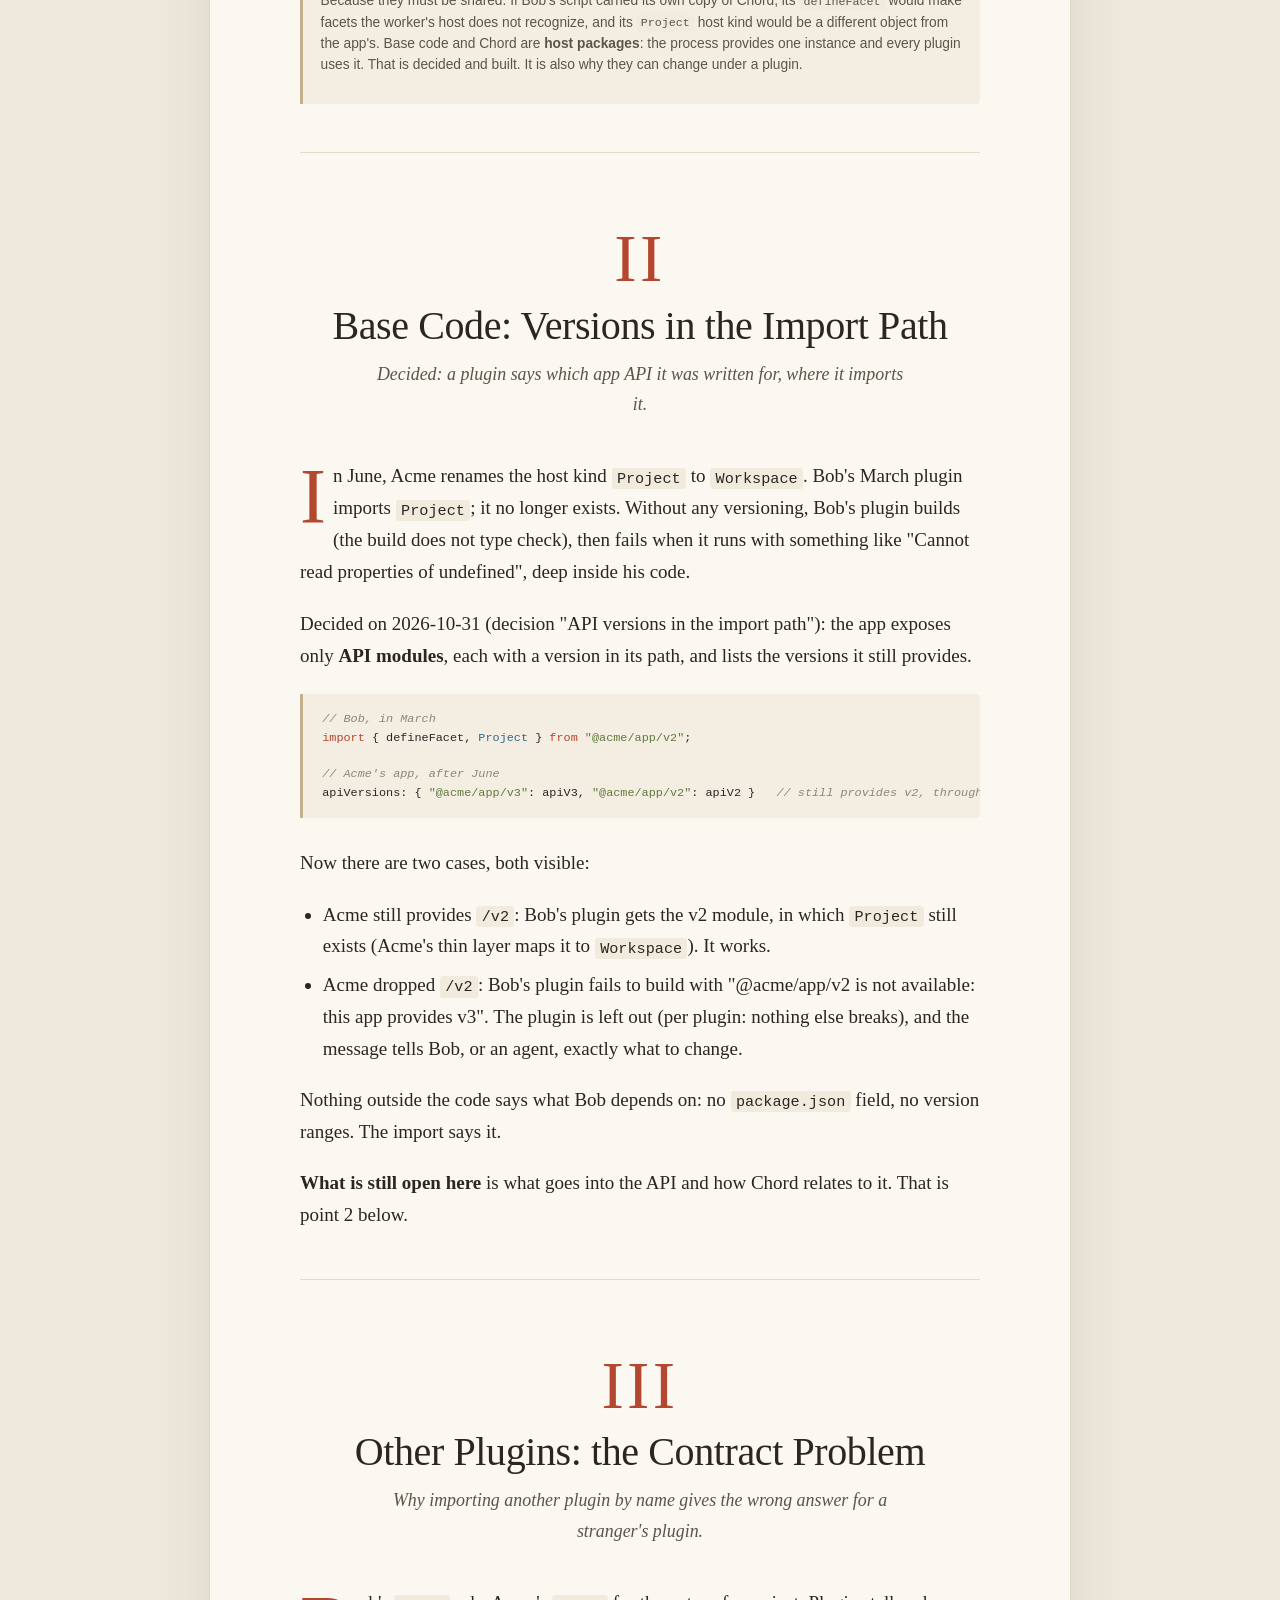
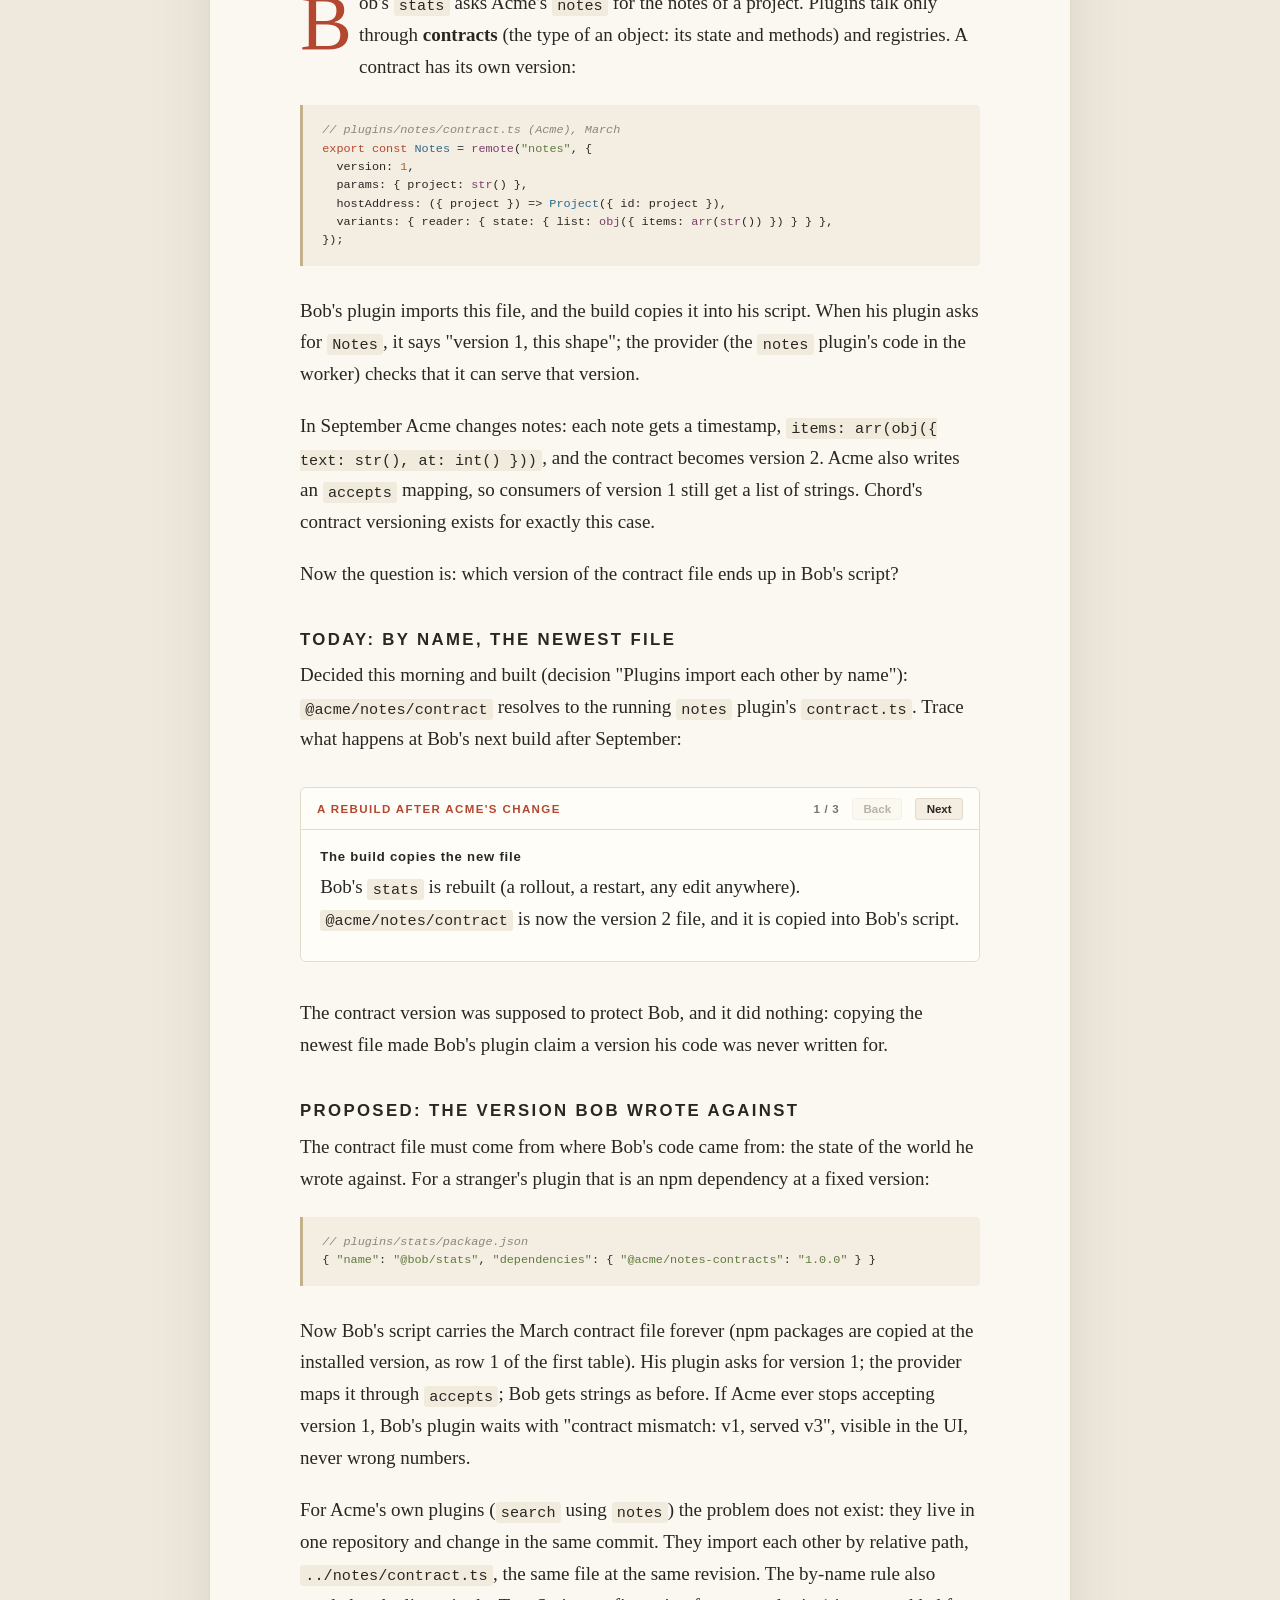
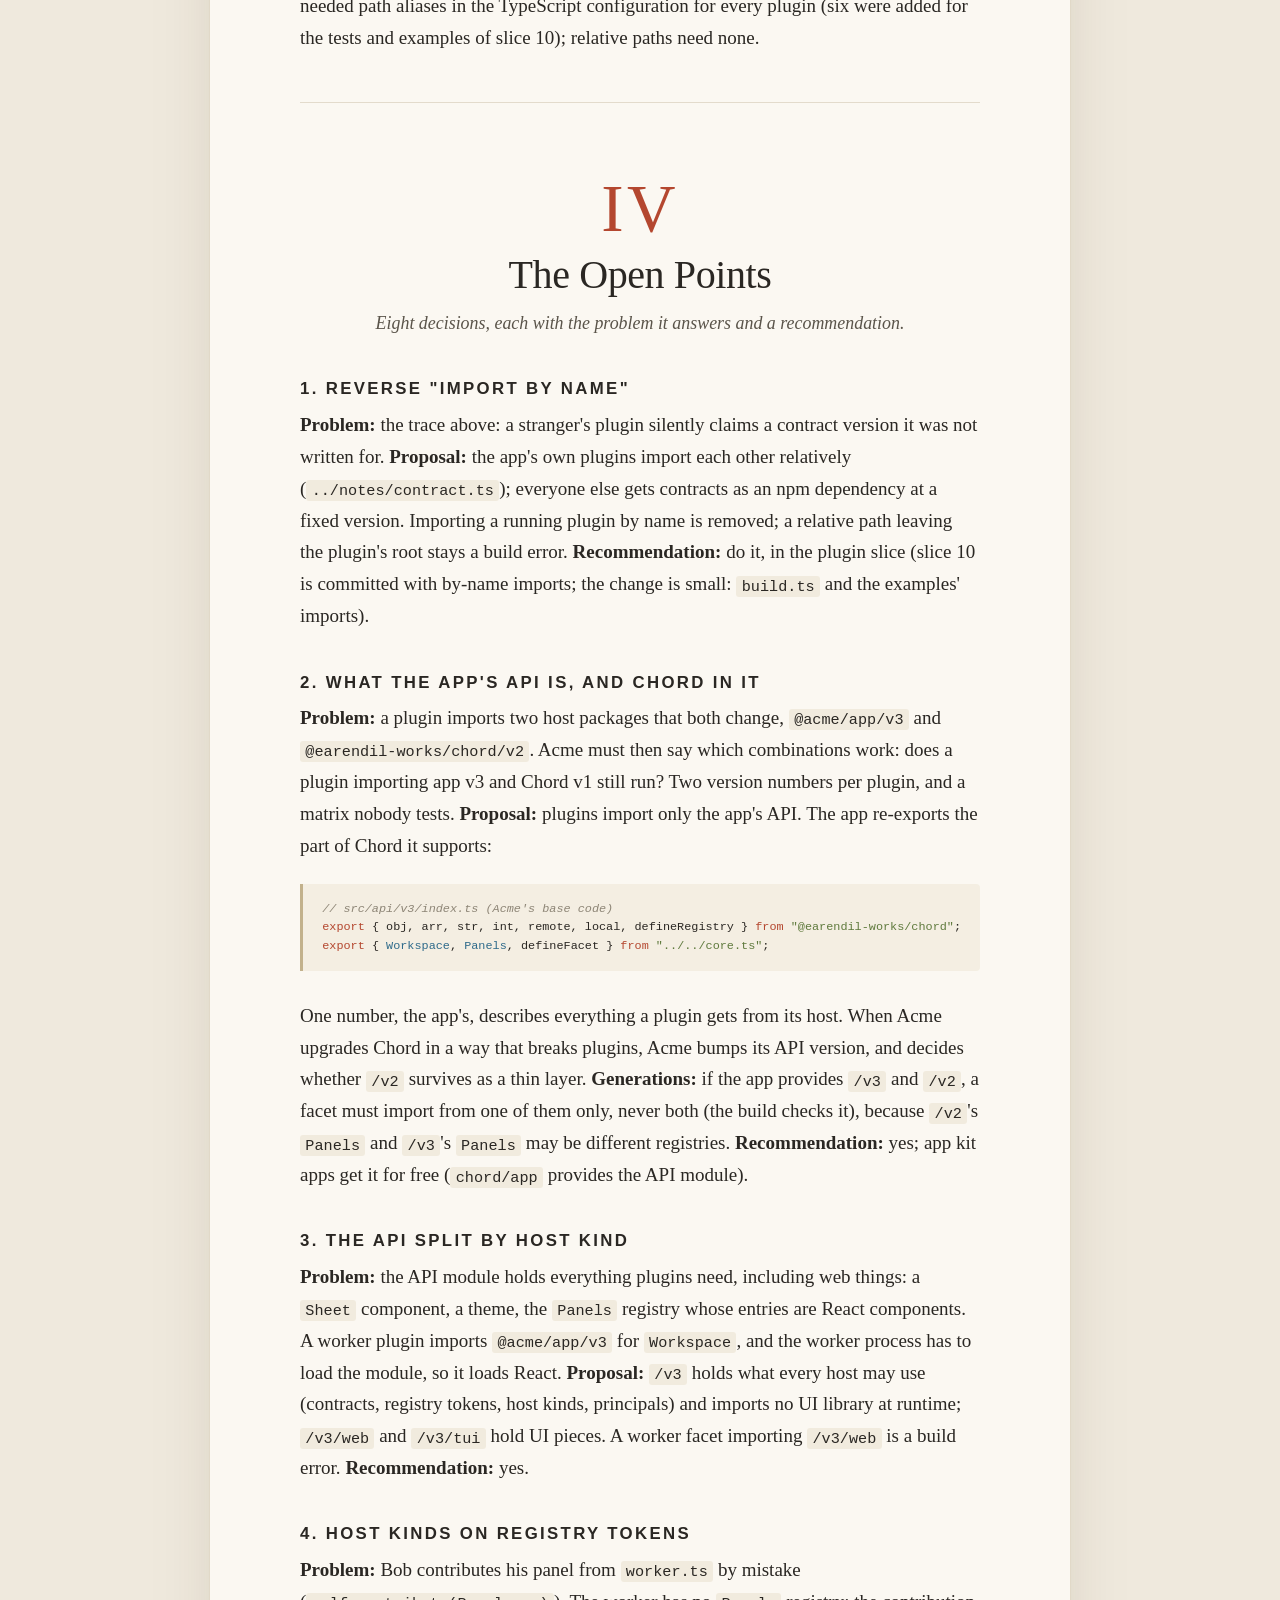
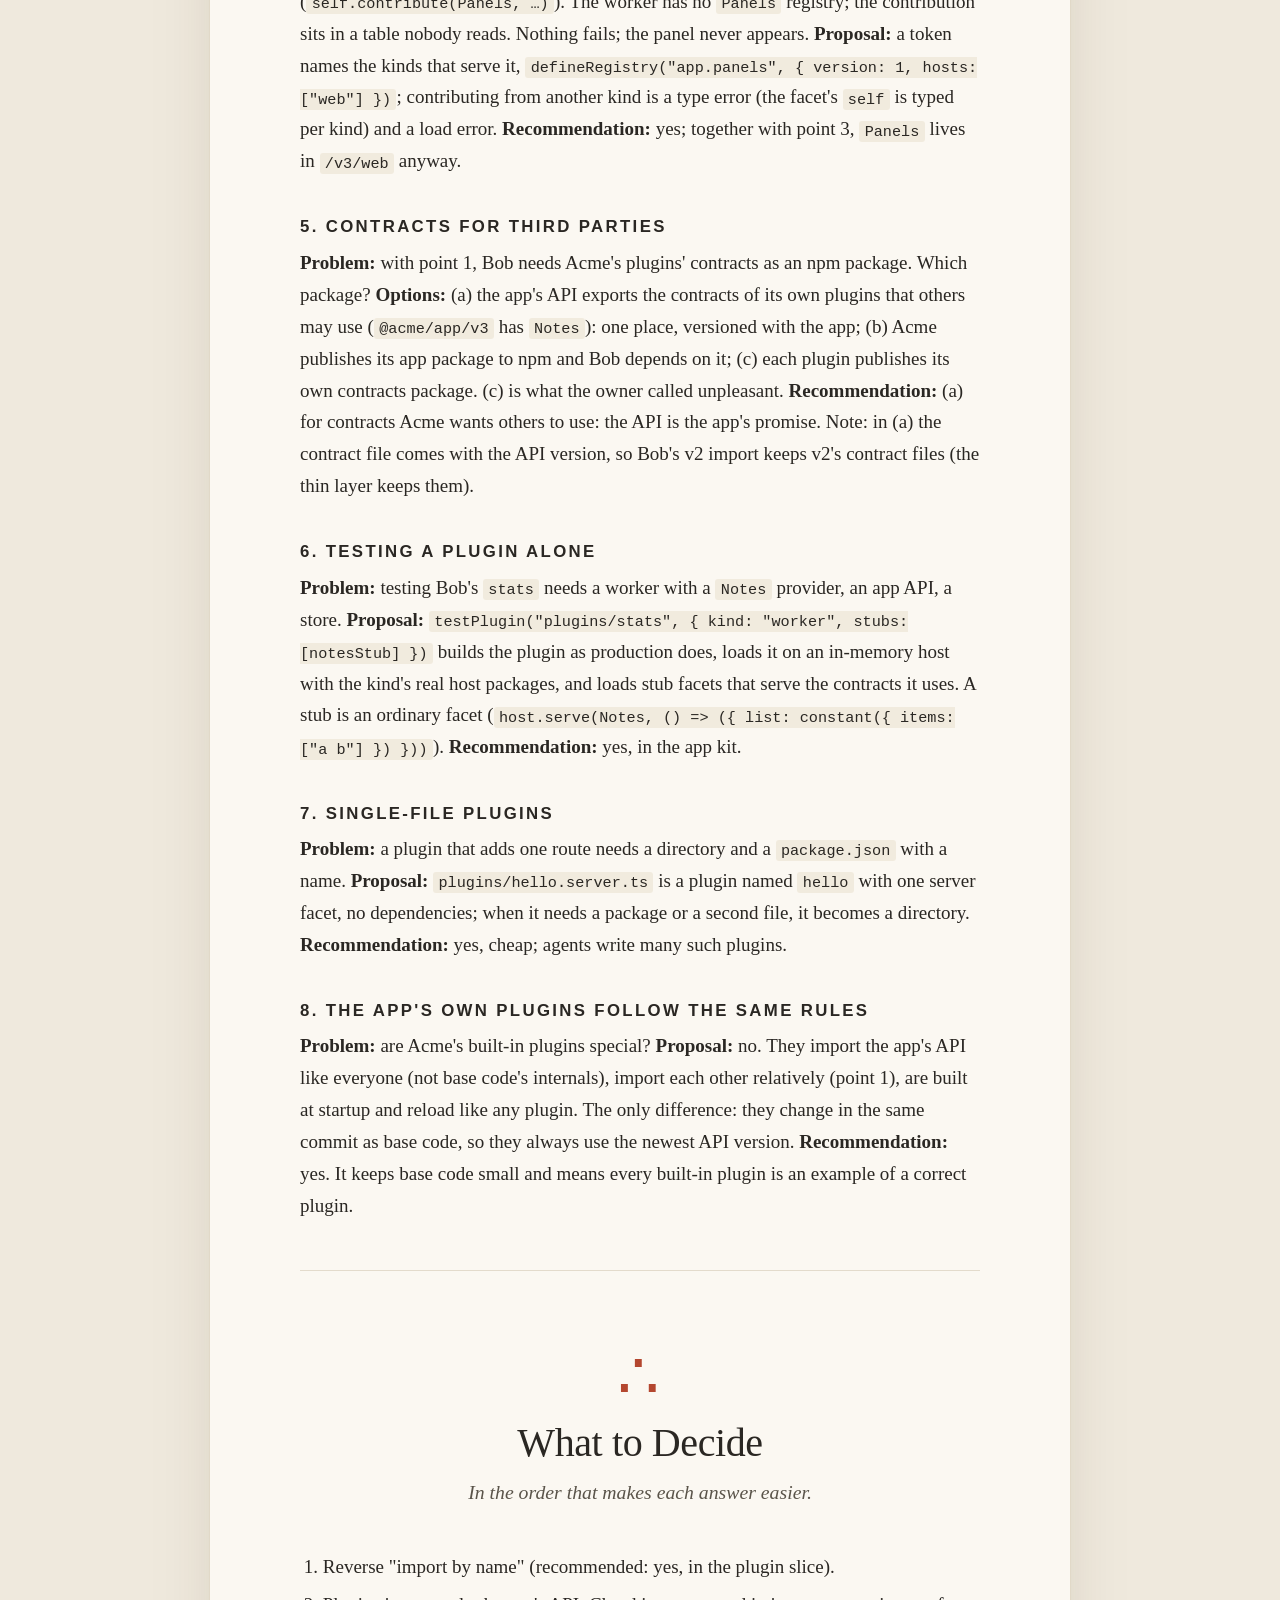
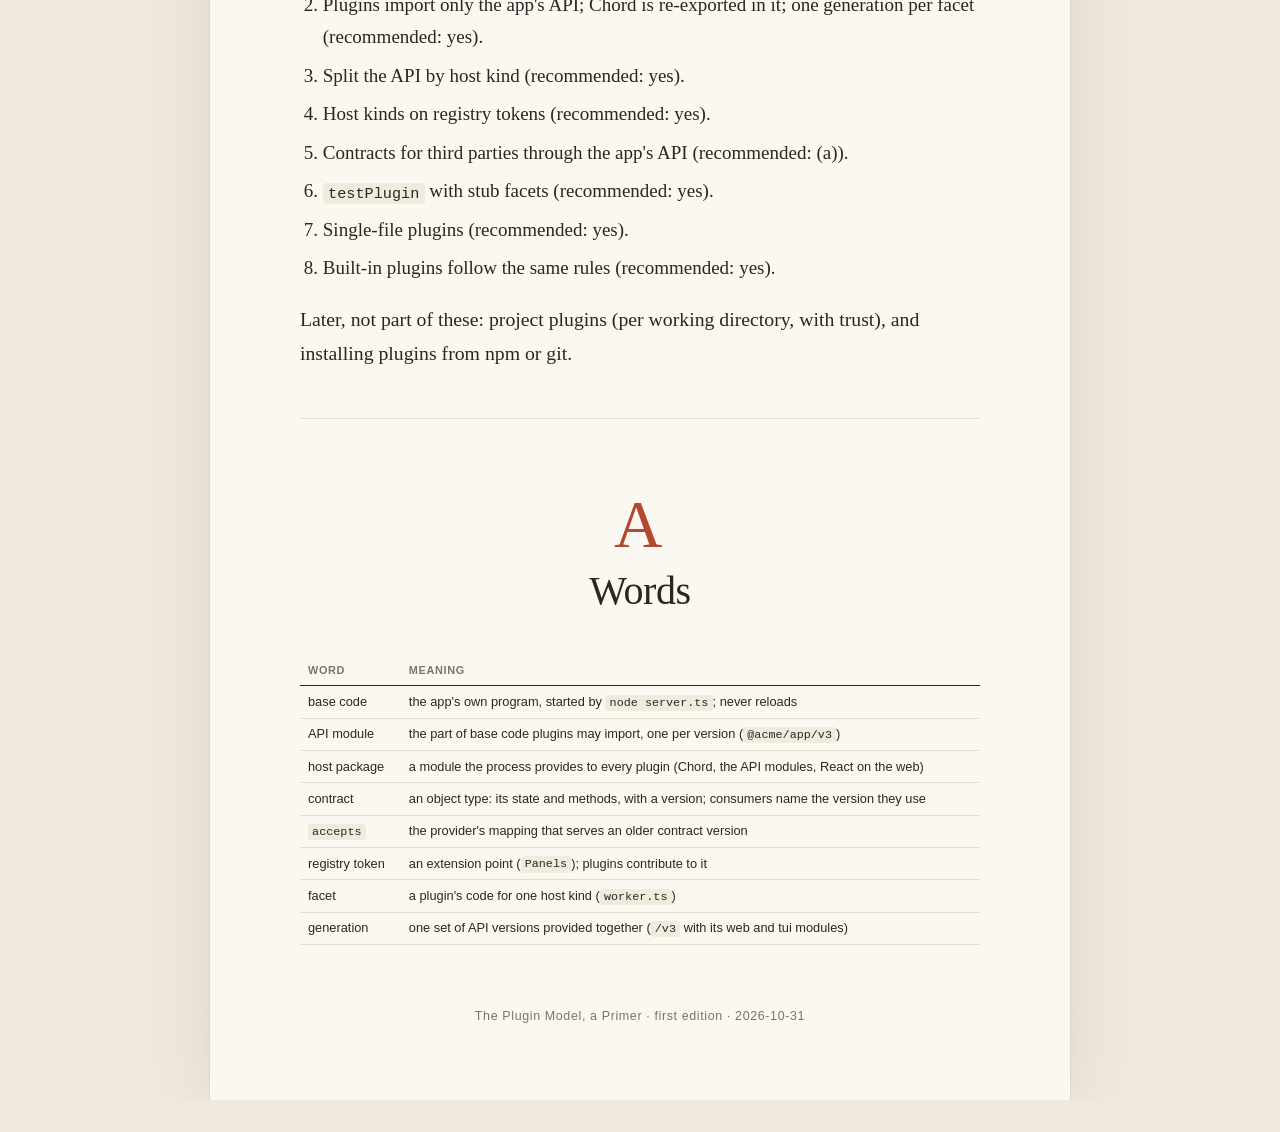
<file: packages/chord/docs/plugin-primer/index.html>
<!doctype html>
<html lang="en"><head><meta charset="utf-8"><meta name="viewport" content="width=device-width,initial-scale=1">
<title>The Plugin Model, a Primer: what a plugin depends on, and how mismatches are caught</title>
<style>

:root{--paper:#fbf8f2;--ink:#2a2723;--muted:#7b7468;--rule:#e3dbcc;--accent:#b4472f;--blue:#2e6a8a;--sand:#c2b18c;--soft:#f4eee2}
*{box-sizing:border-box}
html{background:#efe9dd}
body{margin:0;color:var(--ink);font:19px/1.68 'Iowan Old Style','Palatino Linotype',Palatino,'Book Antiqua',Georgia,serif;
 -webkit-font-smoothing:antialiased;text-rendering:optimizeLegibility}
.book{max-width:860px;margin:0 auto;background:var(--paper);box-shadow:0 0 0 1px #e1d9c8,0 30px 80px -40px rgba(60,40,10,.35);padding:0 0 4rem}
.inner{padding:0 90px}
h1,h2,h3{font-weight:400;line-height:1.15}
h2{font-size:2.1rem;margin:.2em 0 .3em;letter-spacing:-.01em}
h3{font-size:1.05rem;text-transform:uppercase;letter-spacing:.14em;margin:2.4em 0 .6em;color:var(--ink);font-weight:600;
 font-family:'Avenir Next','Helvetica Neue',sans-serif}
p{margin:0 0 1.05em;hyphens:auto;text-align:left}
code{font:.8em/1 'SF Mono',Menlo,Consolas,monospace;background:#f1ebde;padding:.1em .35em;border-radius:3px}
pre{font:.74rem/1.55 'SF Mono',Menlo,Consolas,monospace;background:#f4eee2;border-left:3px solid var(--sand);padding:1rem 1.2rem;margin:1.4rem 0 1.8rem;
 overflow-x:auto;border-radius:0 4px 4px 0;white-space:pre;tab-size:2}
pre code{background:none;padding:0;font-size:1em}
em{font-style:italic}
a{color:var(--blue)}
.cover{min-height:92vh;display:flex;flex-direction:column;justify-content:center;padding:90px;background:
 radial-gradient(circle at 85% 15%,rgba(180,71,47,.13),transparent 40%),radial-gradient(circle at 10% 90%,rgba(46,106,138,.12),transparent 45%),var(--paper);
 border-bottom:1px solid var(--rule)}
.kicker{font:600 .78rem 'Avenir Next','Helvetica Neue',sans-serif;letter-spacing:.22em;text-transform:uppercase;color:var(--accent)}
.cover h1{font-size:5.2rem;line-height:.98;margin:.35em 0 .25em;letter-spacing:-.025em}
.subtitle{font-size:1.45rem;font-style:italic;color:#4a453e;max-width:30em;text-align:left}
.cover-stats,.stats{display:flex;flex-wrap:wrap;gap:1.2rem 2.4rem;margin:2.2rem 0}
.stats{margin:1.6rem 0 1.8rem;padding:1.1rem 0;border-top:1px solid var(--rule);border-bottom:1px solid var(--rule)}
.stat b{display:block;font-size:2.1rem;font-weight:400;line-height:1.1;font-variant-numeric:lining-nums}
.stat span{font:.78rem/1.3 'Avenir Next','Helvetica Neue',sans-serif;color:var(--muted);letter-spacing:.03em;display:block;max-width:14em}
.cover-note{font-size:.9rem;color:var(--muted);max-width:34em;text-align:left;margin-top:2rem}
.toc{padding:4rem 0 2rem}
.toc ol{list-style:none;padding:0;margin:1rem 0;columns:2;column-gap:3rem}
.toc li{padding:.3rem 0;border-bottom:1px dotted var(--rule);break-inside:avoid}
.toc a{color:var(--ink);text-decoration:none}
.toc a:hover{color:var(--accent)}
.preface{padding-top:2rem}
.findings{padding-left:1.4em}
.findings li{margin:.55em 0;padding-left:.3em}
.findings li::marker{color:var(--accent);font-weight:600}
.chapter{padding-top:4.5rem;margin-top:3rem;border-top:1px solid var(--rule)}
.opener{text-align:center;margin-bottom:2.6rem}
.numeral{font-size:4.2rem;color:var(--accent);line-height:1;font-variant:small-caps;letter-spacing:.05em}
.opener h2{font-size:2.5rem;margin:.25em 0}
.lede{font-style:italic;color:#5a544a;font-size:1.12rem;max-width:30em;margin:0 auto;text-align:center}
.dropcap::first-letter{float:left;font-size:4.1em;line-height:.82;padding:.06em .09em 0 0;color:var(--accent)}
.fig{margin:2rem 0 2.2rem}
.fig.wide{margin-left:-50px;margin-right:-50px}
.fig svg{display:block;margin:0 auto}
figcaption{font:.8rem/1.45 'Avenir Next','Helvetica Neue',sans-serif;color:var(--muted);margin-top:.7rem;padding-left:.8rem;border-left:2px solid var(--rule)}
.fignum{color:var(--ink);font-weight:600}
.note{font:.86rem/1.55 'Avenir Next','Helvetica Neue',sans-serif;color:#5b5549;background:#f4eee2;border-left:3px solid var(--sand);
 padding:.9rem 1.1rem;margin:1.8rem 0;border-radius:0 4px 4px 0}
.note.review{border-left-color:var(--accent)}
.note b.tag{font-weight:600;letter-spacing:.12em;text-transform:uppercase;font-size:.72rem;color:var(--accent);display:block;margin-bottom:.3rem}
.note code{font-size:.85em}
table{width:100%;border-collapse:collapse;margin:1.4rem 0 1.8rem;font:.8rem/1.4 'Avenir Next','Helvetica Neue',sans-serif}
th{text-align:left;font-weight:600;color:var(--muted);text-transform:uppercase;letter-spacing:.06em;font-size:.68rem;border-bottom:1.5px solid var(--ink);padding:.45rem .5rem}
td{padding:.42rem .5rem;border-bottom:1px solid var(--rule);vertical-align:top}
td code{font-size:.92em}
table.num td:not(:first-child),table.num th:not(:first-child){text-align:right}
.epilogue p{font-size:1.04em}
.appendix{font-size:.92em}
.appendix ul,.chapter ul{padding-left:1.2em}
.appendix li,.chapter li{margin:.4em 0}
.colophon{text-align:center;font:.78rem 'Avenir Next','Helvetica Neue',sans-serif;color:var(--muted);margin-top:4rem;letter-spacing:.05em}
@media (max-width:760px){.inner{padding:0 22px}.cover{padding:40px 22px}.cover h1{font-size:3.2rem}.fig.wide{margin-left:0;margin-right:0}
 .toc ol{columns:1}p{text-align:left}body{font-size:17px}}
@media print{html{background:#fff}.book{box-shadow:none}.chapter{break-before:page}.fig{break-inside:avoid}}
.transcript p b{font:600 .78rem 'Avenir Next','Helvetica Neue',sans-serif;letter-spacing:.08em;text-transform:uppercase;color:var(--accent);margin-right:.3em}
pre .tk-c{color:#8d8576;font-style:italic}pre .tk-s{color:#5f7a3d}pre .tk-n{color:#a0662a}pre .tk-k{color:#b4472f}pre .tk-t{color:#2e6a8a}pre .tk-f{color:#7a3f6a}
h4{font:600 .82rem 'Avenir Next','Helvetica Neue',sans-serif;letter-spacing:.06em;margin:1.8em 0 .5em;color:var(--muted)}
.inner ul,.inner ol:not(.findings){padding-left:1.2em}
.inner li{margin:.35em 0}
blockquote{margin:1.4rem 0;padding:.2rem 0 .2rem 1.2rem;border-left:3px solid var(--rule);color:#5a544a;font-style:italic}
.fig svg text{dominant-baseline:auto}
.fig .replay{font:600 .7rem 'Avenir Next','Helvetica Neue',sans-serif;letter-spacing:.1em;text-transform:uppercase;color:var(--accent);
 background:none;border:1px solid var(--rule);border-radius:3px;padding:.2rem .55rem;margin:0 0 0 1rem;cursor:pointer;float:right}
.fig .replay:hover{border-color:var(--accent)}
.anim.armed .step{opacity:0}
.anim.armed.play .step{animation:stepIn .45s ease-out both;animation-delay:calc(var(--i) * var(--pace, .45s))}
.anim.armed.play .step.edge{animation-name:edgeIn}
@keyframes stepIn{from{opacity:0;transform:translateY(4px)}to{opacity:1;transform:none}}
@keyframes edgeIn{from{opacity:0}to{opacity:1}}
.steps{margin:2rem 0 2.2rem;border:1px solid var(--rule);border-radius:6px;background:#fffdf8}
.steps-head{display:flex;align-items:center;gap:.8rem;padding:.6rem 1rem;border-bottom:1px solid var(--rule);
 font:600 .72rem 'Avenir Next','Helvetica Neue',sans-serif;letter-spacing:.12em;text-transform:uppercase;color:var(--accent)}
.steps-head .title{flex:1}
.steps-head .count{color:var(--muted);letter-spacing:.06em}
.steps-head button{font:600 .72rem 'Avenir Next','Helvetica Neue',sans-serif;color:var(--ink);background:var(--soft);border:1px solid var(--rule);
 border-radius:3px;padding:.25rem .65rem;cursor:pointer}
.steps-head button:disabled{opacity:.35;cursor:default}
.step-panel{padding:1rem 1.2rem .4rem}
.step-panel>h4:first-child{margin-top:.2rem;color:var(--ink)}
.steps.js .step-panel{display:none}
.steps.js .step-panel.on{display:block}
.steps:not(.js) .steps-head button,.steps:not(.js) .steps-head .count{display:none}
.steps:not(.js) .step-panel+.step-panel{border-top:1px dashed var(--rule)}
.fig figcaption{display:flow-root}
.fig svg{max-width:100%;height:auto}
table{max-width:100%}
@media (max-width:760px){.inner{padding:0 20px}.cover{padding:48px 22px}.cover h1{font-size:3.2rem}.fig.wide{margin-left:0;margin-right:0}table{display:block;overflow-x:auto}.toc ol{columns:1}}
</style>


</head>
<body><div class="book">
<section class="cover">
  <div class="kicker">A primer · Chord v2 · 2026-10-31</div>
  <h1>Plugins<br>from the Ground Up</h1>
  <p class="subtitle">One app, its own plugins and a stranger&#39;s plugin, followed through a year of changes, to show what the open decisions are about</p>
  <div class="cover-stats"><div class="stat"><b>4</b><span>things a plugin depends on</span></div><div class="stat"><b>3</b><span>of them change without the plugin knowing</span></div><div class="stat"><b>8</b><span>points still to decide</span></div><div class="stat"><b>1</b><span>rule decided for base code: the version is in the import path</span></div></div>
  <div class="cover-note"><p>Written by the redesign session for the owner, after the proposal <code>docs/plugin-model/</code> did not explain enough.
Everything decided cites its decision in <code>decisions.md</code>; everything open is marked and ends with a recommendation.
Built behaviour is slice 7c and slice 10 (<code>src/node/plugins/</code>).</p>
</div>
</section><div class="inner">
<nav class="toc"><h2>Contents</h2><ol>
<li><a href="#before-we-begin">Before we begin</a></li>
<li><a href="#four">I. Four Things a Plugin Depends On</a></li>
<li><a href="#base">II. Base Code: Versions in the Import Path</a></li>
<li><a href="#contracts">III. Other Plugins: the Contract Problem</a></li>
<li><a href="#open">IV. The Open Points</a></li>
<li><a href="#what-to-decide">What to Decide</a></li>
<li><a href="#words">Appendix A: Words</a></li>
</ol></nav>

<section class="preface" id="before-we-begin">
<h2>Before we begin</h2>
<p class="dropcap">Acme builds a notes app on Chord. The app is a server, a worker per project and browser tabs. Most features are
plugins: Acme&#39;s own <code>notes</code> plugin keeps the notes, its <code>search</code> plugin searches them. Bob, who does not work at
Acme, writes a <code>stats</code> plugin that counts words per project and shows a panel. Bob wrote it in March. It is now
November.</p>
<p>Between March and November, three things changed without Bob: Acme released a new version of the app, Acme&#39;s <code>notes</code>
plugin changed what its notes look like, and Chord got a new release. Bob&#39;s plugin is still the March code. The
question this primer answers is the only question the plugin model has to answer:</p>
<p><strong>When a plugin written against one state of the world runs against another, what does it get, and who notices the
mismatch?</strong></p>
<p>The answer is different for each thing a plugin depends on, so the primer takes them one at a time.</p>
<h3 id="what-a-plugin-is-in-one-picture">What a plugin is, in one picture</h3>
<pre class="plain"><code>plugins/stats/                     Bob's plugin
  package.json                     { "name": "@bob/stats", "dependencies": { "words-count": "2.1.0" } }
  worker.ts                        runs in each project's worker: counts words
  web.tsx                          runs in each tab: the panel</code></pre>
<p>The server builds every plugin&#39;s files into one script per host kind (esbuild, a few milliseconds each). Each
process evaluates the scripts of its kind: the worker runs <code>worker.ts</code>&#39;s script, a tab runs <code>web.tsx</code>&#39;s. That much
is built (slices 7c and 10).</p>
</section>

<section class="chapter" id="four"><header class="opener"><div class="numeral">I</div><h2>Four Things a Plugin Depends On</h2><p class="lede">Who changes each one, and when the plugin finds out.</p></header>
<p class="dropcap">Look at the top of Bob&#39;s <code>worker.ts</code>:</p>
<pre><code><span class="tk-k">import</span> countWords <span class="tk-k">from</span> <span class="tk-s">"words-count"</span>;                       <span class="tk-c">// 1. an npm package</span>
<span class="tk-k">import</span> { defineFacet, <span class="tk-t">Project</span> } <span class="tk-k">from</span> <span class="tk-s">"@acme/app"</span>;           <span class="tk-c">// 2. the app's base code</span>
<span class="tk-k">import</span> { obj, num, remote } <span class="tk-k">from</span> <span class="tk-s">"@earendil-works/chord"</span>;   <span class="tk-c">// 3. Chord</span>
<span class="tk-k">import</span> { <span class="tk-t">Notes</span> } <span class="tk-k">from</span> <span class="tk-s">"@acme/notes/contract"</span>;               <span class="tk-c">// 4. another plugin</span></code></pre>
<p>Each import is a different kind of dependency, and they behave differently over time:</p>
<table>
<thead>
<tr>
<th>Import</th>
<th>Who changes it</th>
<th>What Bob&#39;s plugin gets today</th>
</tr>
</thead>
<tbody><tr>
<td><code>words-count</code></td>
<td>its npm author</td>
<td>the version installed in Bob&#39;s plugin directory, copied into his script: frozen until Bob updates it</td>
</tr>
<tr>
<td><code>@acme/app</code></td>
<td>Acme, when it releases the app</td>
<td>whatever the running app is: always the newest</td>
</tr>
<tr>
<td><code>@earendil-works/chord</code></td>
<td>Chord, through Acme&#39;s upgrade</td>
<td>whatever the running app ships: always the newest</td>
</tr>
<tr>
<td><code>@acme/notes/contract</code></td>
<td>Acme, whenever it edits <code>notes</code></td>
<td>the running <code>notes</code> plugin&#39;s file, copied at Bob&#39;s next build: always the newest</td>
</tr>
</tbody></table>
<p>The first row is safe: npm packages are copied into the script at the version Bob installed, so they never change
under him. The other three rows always give the newest, and Bob&#39;s March code meets November&#39;s app. Whether that
works depends on what changed. The rest of the primer is about those three rows.</p>
<div class="note"><b class="tag">Why not copy base code and Chord into the script too</b><p>Because they must be shared. If Bob&#39;s script carried its own copy of Chord, its <code>defineFacet</code> would make facets the
worker&#39;s host does not recognize, and its <code>Project</code> host kind would be a different object from the app&#39;s. Base code
and Chord are <strong>host packages</strong>: the process provides one instance and every plugin uses it. That is decided and
built. It is also why they can change under a plugin.</p>
</div>
</section>

<section class="chapter" id="base"><header class="opener"><div class="numeral">II</div><h2>Base Code: Versions in the Import Path</h2><p class="lede">Decided: a plugin says which app API it was written for, where it imports it.</p></header>
<p class="dropcap">In June, Acme renames the host kind <code>Project</code> to <code>Workspace</code>. Bob&#39;s March plugin imports <code>Project</code>; it no longer
exists. Without any versioning, Bob&#39;s plugin builds (the build does not type check), then fails when it runs with
something like &quot;Cannot read properties of undefined&quot;, deep inside his code.</p>
<p>Decided on 2026-10-31 (decision &quot;API versions in the import path&quot;): the app exposes only <strong>API modules</strong>, each with a
version in its path, and lists the versions it still provides.</p>
<pre><code><span class="tk-c">// Bob, in March</span>
<span class="tk-k">import</span> { defineFacet, <span class="tk-t">Project</span> } <span class="tk-k">from</span> <span class="tk-s">"@acme/app/v2"</span>;

<span class="tk-c">// Acme's app, after June</span>
apiVersions: { <span class="tk-s">"@acme/app/v3"</span>: apiV3, <span class="tk-s">"@acme/app/v2"</span>: apiV2 }   <span class="tk-c">// still provides v2, through a thin layer over v3</span></code></pre>
<p>Now there are two cases, both visible:</p>
<ul>
<li>Acme still provides <code>/v2</code>: Bob&#39;s plugin gets the v2 module, in which <code>Project</code> still exists (Acme&#39;s thin layer maps
it to <code>Workspace</code>). It works.</li>
<li>Acme dropped <code>/v2</code>: Bob&#39;s plugin fails to build with &quot;@acme/app/v2 is not available: this app provides v3&quot;. The
plugin is left out (per plugin: nothing else breaks), and the message tells Bob, or an agent, exactly what to
change.</li>
</ul>
<p>Nothing outside the code says what Bob depends on: no <code>package.json</code> field, no version ranges. The import says it.</p>
<p><strong>What is still open here</strong> is what goes into the API and how Chord relates to it. That is point 2 below.</p>
</section>

<section class="chapter" id="contracts"><header class="opener"><div class="numeral">III</div><h2>Other Plugins: the Contract Problem</h2><p class="lede">Why importing another plugin by name gives the wrong answer for a stranger&#39;s plugin.</p></header>
<p class="dropcap">Bob&#39;s <code>stats</code> asks Acme&#39;s <code>notes</code> for the notes of a project. Plugins talk only through <strong>contracts</strong> (the type of an
object: its state and methods) and registries. A contract has its own version:</p>
<pre><code><span class="tk-c">// plugins/notes/contract.ts (Acme), March</span>
<span class="tk-k">export</span> <span class="tk-k">const</span> <span class="tk-t">Notes</span> = <span class="tk-f">remote</span>(<span class="tk-s">"notes"</span>, {
	version: <span class="tk-n">1</span>,
	params: { project: <span class="tk-f">str</span>() },
	hostAddress: ({ project }) =&gt; <span class="tk-t">Project</span>({ id: project }),
	variants: { reader: { state: { list: <span class="tk-f">obj</span>({ items: <span class="tk-f">arr</span>(<span class="tk-f">str</span>()) }) } } },
});</code></pre>
<p>Bob&#39;s plugin imports this file, and the build copies it into his script. When his plugin asks for <code>Notes</code>, it says
&quot;version 1, this shape&quot;; the provider (the <code>notes</code> plugin&#39;s code in the worker) checks that it can serve that version.</p>
<p>In September Acme changes notes: each note gets a timestamp, <code>items: arr(obj({ text: str(), at: int() }))</code>, and the
contract becomes version 2. Acme also writes an <code>accepts</code> mapping, so consumers of version 1 still get a list of
strings. Chord&#39;s contract versioning exists for exactly this case.</p>
<p>Now the question is: which version of the contract file ends up in Bob&#39;s script?</p>
<h3 id="today-by-name-the-newest-file">Today: by name, the newest file</h3>
<p>Decided this morning and built (decision &quot;Plugins import each other by name&quot;): <code>@acme/notes/contract</code> resolves to the
running <code>notes</code> plugin&#39;s <code>contract.ts</code>. Trace what happens at Bob&#39;s next build after September:</p>
<div class="steps"><div class="steps-head"><span class="title">A rebuild after Acme&#39;s change</span><span class="count"></span><button class="prev" type="button">Back</button><button class="next" type="button">Next</button></div><div class="step-panel"><h4>The build copies the new file</h4><p>Bob&#39;s <code>stats</code> is rebuilt (a rollout, a restart, any edit anywhere). <code>@acme/notes/contract</code> is now the version 2 file,
and it is copied into Bob&#39;s script.</p>
</div><div class="step-panel"><h4>Bob&#39;s plugin claims version 2</h4><p>At runtime his plugin asks for <code>Notes</code> version 2. The provider serves version 2 gladly: no <code>accepts</code> is used.</p>
</div><div class="step-panel"><h4>Bob&#39;s code reads version 1&#39;s shape</h4><p>Bob&#39;s code does <code>list.items.join(&quot; &quot;)</code> and <code>countWords</code> on it. The items are now objects. He counts the words of
<code>&quot;[object Object] [object Object]&quot;</code>. Nothing fails; the panel shows wrong numbers.</p>
</div></div>
<p>The contract version was supposed to protect Bob, and it did nothing: copying the newest file made Bob&#39;s plugin claim
a version his code was never written for.</p>
<h3 id="proposed-the-version-bob-wrote-against">Proposed: the version Bob wrote against</h3>
<p>The contract file must come from where Bob&#39;s code came from: the state of the world he wrote against. For a stranger&#39;s
plugin that is an npm dependency at a fixed version:</p>
<pre><code><span class="tk-c">// plugins/stats/package.json</span>
{ <span class="tk-s">"name"</span>: <span class="tk-s">"@bob/stats"</span>, <span class="tk-s">"dependencies"</span>: { <span class="tk-s">"@acme/notes-contracts"</span>: <span class="tk-s">"1.0.0"</span> } }</code></pre>
<p>Now Bob&#39;s script carries the March contract file forever (npm packages are copied at the installed version, as row 1
of the first table). His plugin asks for version 1; the provider maps it through <code>accepts</code>; Bob gets strings as
before. If Acme ever stops accepting version 1, Bob&#39;s plugin waits with &quot;contract mismatch: v1, served v3&quot;, visible in
the UI, never wrong numbers.</p>
<p>For Acme&#39;s own plugins (<code>search</code> using <code>notes</code>) the problem does not exist: they live in one repository and change in
the same commit. They import each other by relative path, <code>../notes/contract.ts</code>, the same file at the same revision.
The by-name rule also needed path aliases in the TypeScript configuration for every plugin (six were added for the
tests and examples of slice 10); relative paths need none.</p>
</section>

<section class="chapter" id="open"><header class="opener"><div class="numeral">IV</div><h2>The Open Points</h2><p class="lede">Eight decisions, each with the problem it answers and a recommendation.</p></header>
<h3 id="1-reverse-quot-import-by-name-quot">1. Reverse &quot;import by name&quot;</h3>
<p><strong>Problem:</strong> the trace above: a stranger&#39;s plugin silently claims a contract version it was not written for.
<strong>Proposal:</strong> the app&#39;s own plugins import each other relatively (<code>../notes/contract.ts</code>); everyone else gets
contracts as an npm dependency at a fixed version. Importing a running plugin by name is removed; a relative path
leaving the plugin&#39;s root stays a build error.
<strong>Recommendation:</strong> do it, in the plugin slice (slice 10 is committed with by-name imports; the change is small:
<code>build.ts</code> and the examples&#39; imports).</p>
<h3 id="2-what-the-app-39-s-api-is-and-chord-in-it">2. What the app&#39;s API is, and Chord in it</h3>
<p><strong>Problem:</strong> a plugin imports two host packages that both change, <code>@acme/app/v3</code> and <code>@earendil-works/chord/v2</code>.
Acme must then say which combinations work: does a plugin importing app v3 and Chord v1 still run? Two version
numbers per plugin, and a matrix nobody tests.
<strong>Proposal:</strong> plugins import only the app&#39;s API. The app re-exports the part of Chord it supports:</p>
<pre><code><span class="tk-c">// src/api/v3/index.ts (Acme's base code)</span>
<span class="tk-k">export</span> { obj, arr, str, int, remote, local, defineRegistry } <span class="tk-k">from</span> <span class="tk-s">"@earendil-works/chord"</span>;
<span class="tk-k">export</span> { <span class="tk-t">Workspace</span>, <span class="tk-t">Panels</span>, defineFacet } <span class="tk-k">from</span> <span class="tk-s">"../../core.ts"</span>;</code></pre>
<p>One number, the app&#39;s, describes everything a plugin gets from its host. When Acme upgrades Chord in a way that
breaks plugins, Acme bumps its API version, and decides whether <code>/v2</code> survives as a thin layer.
<strong>Generations:</strong> if the app provides <code>/v3</code> and <code>/v2</code>, a facet must import from one of them only, never both (the
build checks it), because <code>/v2</code>&#39;s <code>Panels</code> and <code>/v3</code>&#39;s <code>Panels</code> may be different registries.
<strong>Recommendation:</strong> yes; app kit apps get it for free (<code>chord/app</code> provides the API module).</p>
<h3 id="3-the-api-split-by-host-kind">3. The API split by host kind</h3>
<p><strong>Problem:</strong> the API module holds everything plugins need, including web things: a <code>Sheet</code> component, a theme, the
<code>Panels</code> registry whose entries are React components. A worker plugin imports <code>@acme/app/v3</code> for <code>Workspace</code>, and the
worker process has to load the module, so it loads React.
<strong>Proposal:</strong> <code>/v3</code> holds what every host may use (contracts, registry tokens, host kinds, principals) and imports no
UI library at runtime; <code>/v3/web</code> and <code>/v3/tui</code> hold UI pieces. A worker facet importing <code>/v3/web</code> is a build error.
<strong>Recommendation:</strong> yes.</p>
<h3 id="4-host-kinds-on-registry-tokens">4. Host kinds on registry tokens</h3>
<p><strong>Problem:</strong> Bob contributes his panel from <code>worker.ts</code> by mistake (<code>self.contribute(Panels, …)</code>). The worker has no
<code>Panels</code> registry; the contribution sits in a table nobody reads. Nothing fails; the panel never appears.
<strong>Proposal:</strong> a token names the kinds that serve it, <code>defineRegistry(&quot;app.panels&quot;, { version: 1, hosts: [&quot;web&quot;] })</code>;
contributing from another kind is a type error (the facet&#39;s <code>self</code> is typed per kind) and a load error.
<strong>Recommendation:</strong> yes; together with point 3, <code>Panels</code> lives in <code>/v3/web</code> anyway.</p>
<h3 id="5-contracts-for-third-parties">5. Contracts for third parties</h3>
<p><strong>Problem:</strong> with point 1, Bob needs Acme&#39;s plugins&#39; contracts as an npm package. Which package?
<strong>Options:</strong> (a) the app&#39;s API exports the contracts of its own plugins that others may use (<code>@acme/app/v3</code> has
<code>Notes</code>): one place, versioned with the app; (b) Acme publishes its app package to npm and Bob depends on it; (c) each
plugin publishes its own contracts package. (c) is what the owner called unpleasant.
<strong>Recommendation:</strong> (a) for contracts Acme wants others to use: the API is the app&#39;s promise. Note: in (a) the
contract file comes with the API version, so Bob&#39;s v2 import keeps v2&#39;s contract files (the thin layer keeps them).</p>
<h3 id="6-testing-a-plugin-alone">6. Testing a plugin alone</h3>
<p><strong>Problem:</strong> testing Bob&#39;s <code>stats</code> needs a worker with a <code>Notes</code> provider, an app API, a store.
<strong>Proposal:</strong> <code>testPlugin(&quot;plugins/stats&quot;, { kind: &quot;worker&quot;, stubs: [notesStub] })</code> builds the plugin as production
does, loads it on an in-memory host with the kind&#39;s real host packages, and loads stub facets that serve the
contracts it uses. A stub is an ordinary facet (<code>host.serve(Notes, () =&gt; ({ list: constant({ items: [&quot;a b&quot;] }) }))</code>).
<strong>Recommendation:</strong> yes, in the app kit.</p>
<h3 id="7-single-file-plugins">7. Single-file plugins</h3>
<p><strong>Problem:</strong> a plugin that adds one route needs a directory and a <code>package.json</code> with a name.
<strong>Proposal:</strong> <code>plugins/hello.server.ts</code> is a plugin named <code>hello</code> with one server facet, no dependencies; when it
needs a package or a second file, it becomes a directory.
<strong>Recommendation:</strong> yes, cheap; agents write many such plugins.</p>
<h3 id="8-the-app-39-s-own-plugins-follow-the-same-rules">8. The app&#39;s own plugins follow the same rules</h3>
<p><strong>Problem:</strong> are Acme&#39;s built-in plugins special?
<strong>Proposal:</strong> no. They import the app&#39;s API like everyone (not base code&#39;s internals), import each other relatively
(point 1), are built at startup and reload like any plugin. The only difference: they change in the same commit as
base code, so they always use the newest API version.
<strong>Recommendation:</strong> yes. It keeps base code small and means every built-in plugin is an example of a correct plugin.</p>
</section>

<section class="chapter epilogue" id="what-to-decide"><header class="opener"><div class="numeral">∴</div><h2>What to Decide</h2><p class="lede">In the order that makes each answer easier.</p></header>
<ol>
<li>Reverse &quot;import by name&quot; (recommended: yes, in the plugin slice).</li>
<li>Plugins import only the app&#39;s API; Chord is re-exported in it; one generation per facet (recommended: yes).</li>
<li>Split the API by host kind (recommended: yes).</li>
<li>Host kinds on registry tokens (recommended: yes).</li>
<li>Contracts for third parties through the app&#39;s API (recommended: (a)).</li>
<li><code>testPlugin</code> with stub facets (recommended: yes).</li>
<li>Single-file plugins (recommended: yes).</li>
<li>Built-in plugins follow the same rules (recommended: yes).</li>
</ol>
<p>Later, not part of these: project plugins (per working directory, with trust), and installing plugins from npm or git.</p>
</section>

<section class="chapter appendix" id="words"><header class="opener"><div class="numeral">A</div><h2>Words</h2></header>
<table>
<thead>
<tr>
<th>Word</th>
<th>Meaning</th>
</tr>
</thead>
<tbody><tr>
<td>base code</td>
<td>the app&#39;s own program, started by <code>node server.ts</code>; never reloads</td>
</tr>
<tr>
<td>API module</td>
<td>the part of base code plugins may import, one per version (<code>@acme/app/v3</code>)</td>
</tr>
<tr>
<td>host package</td>
<td>a module the process provides to every plugin (Chord, the API modules, React on the web)</td>
</tr>
<tr>
<td>contract</td>
<td>an object type: its state and methods, with a version; consumers name the version they use</td>
</tr>
<tr>
<td><code>accepts</code></td>
<td>the provider&#39;s mapping that serves an older contract version</td>
</tr>
<tr>
<td>registry token</td>
<td>an extension point (<code>Panels</code>); plugins contribute to it</td>
</tr>
<tr>
<td>facet</td>
<td>a plugin&#39;s code for one host kind (<code>worker.ts</code>)</td>
</tr>
<tr>
<td>generation</td>
<td>one set of API versions provided together (<code>/v3</code> with its web and tui modules)</td>
</tr>
</tbody></table>
</section>

<p class="colophon">The Plugin Model, a Primer · first edition · 2026-10-31</p>
</div></div>
<script>(function activate(root) {
	const replay = (f) => {
		f.classList.remove("play");
		void f.getBoundingClientRect();
		f.classList.add("play");
	};
	const io = new IntersectionObserver(
		(es) => {
			for (const e of es)
				if (e.isIntersecting) {
					e.target.classList.add("play");
					io.unobserve(e.target);
				}
		},
		{ threshold: 0.3 },
	);
	root.querySelectorAll(".anim:not(.armed)").forEach((f) => {
		f.classList.add("armed");
		io.observe(f);
		const b = f.querySelector(".replay");
		if (b) b.onclick = () => replay(f);
	});
	root.querySelectorAll(".steps:not(.js)").forEach((s) => {
		s.classList.add("js");
		const ps = [...s.querySelectorAll(":scope>.step-panel")];
		let i = 0;
		const c = s.querySelector(".count"),
			p = s.querySelector(".prev"),
			n = s.querySelector(".next");
		const show = () => {
			ps.forEach((x, j) => x.classList.toggle("on", j === i));
			c.textContent = `${i + 1} / ${ps.length}`;
			p.disabled = i === 0;
			n.disabled = i === ps.length - 1;
			ps[i].querySelectorAll(".anim").forEach(replay);
		};
		p.onclick = () => {
			i--;
			show();
		};
		n.onclick = () => {
			i++;
			show();
		};
		show();
	});
})(document)</script>
</body></html>
</file>
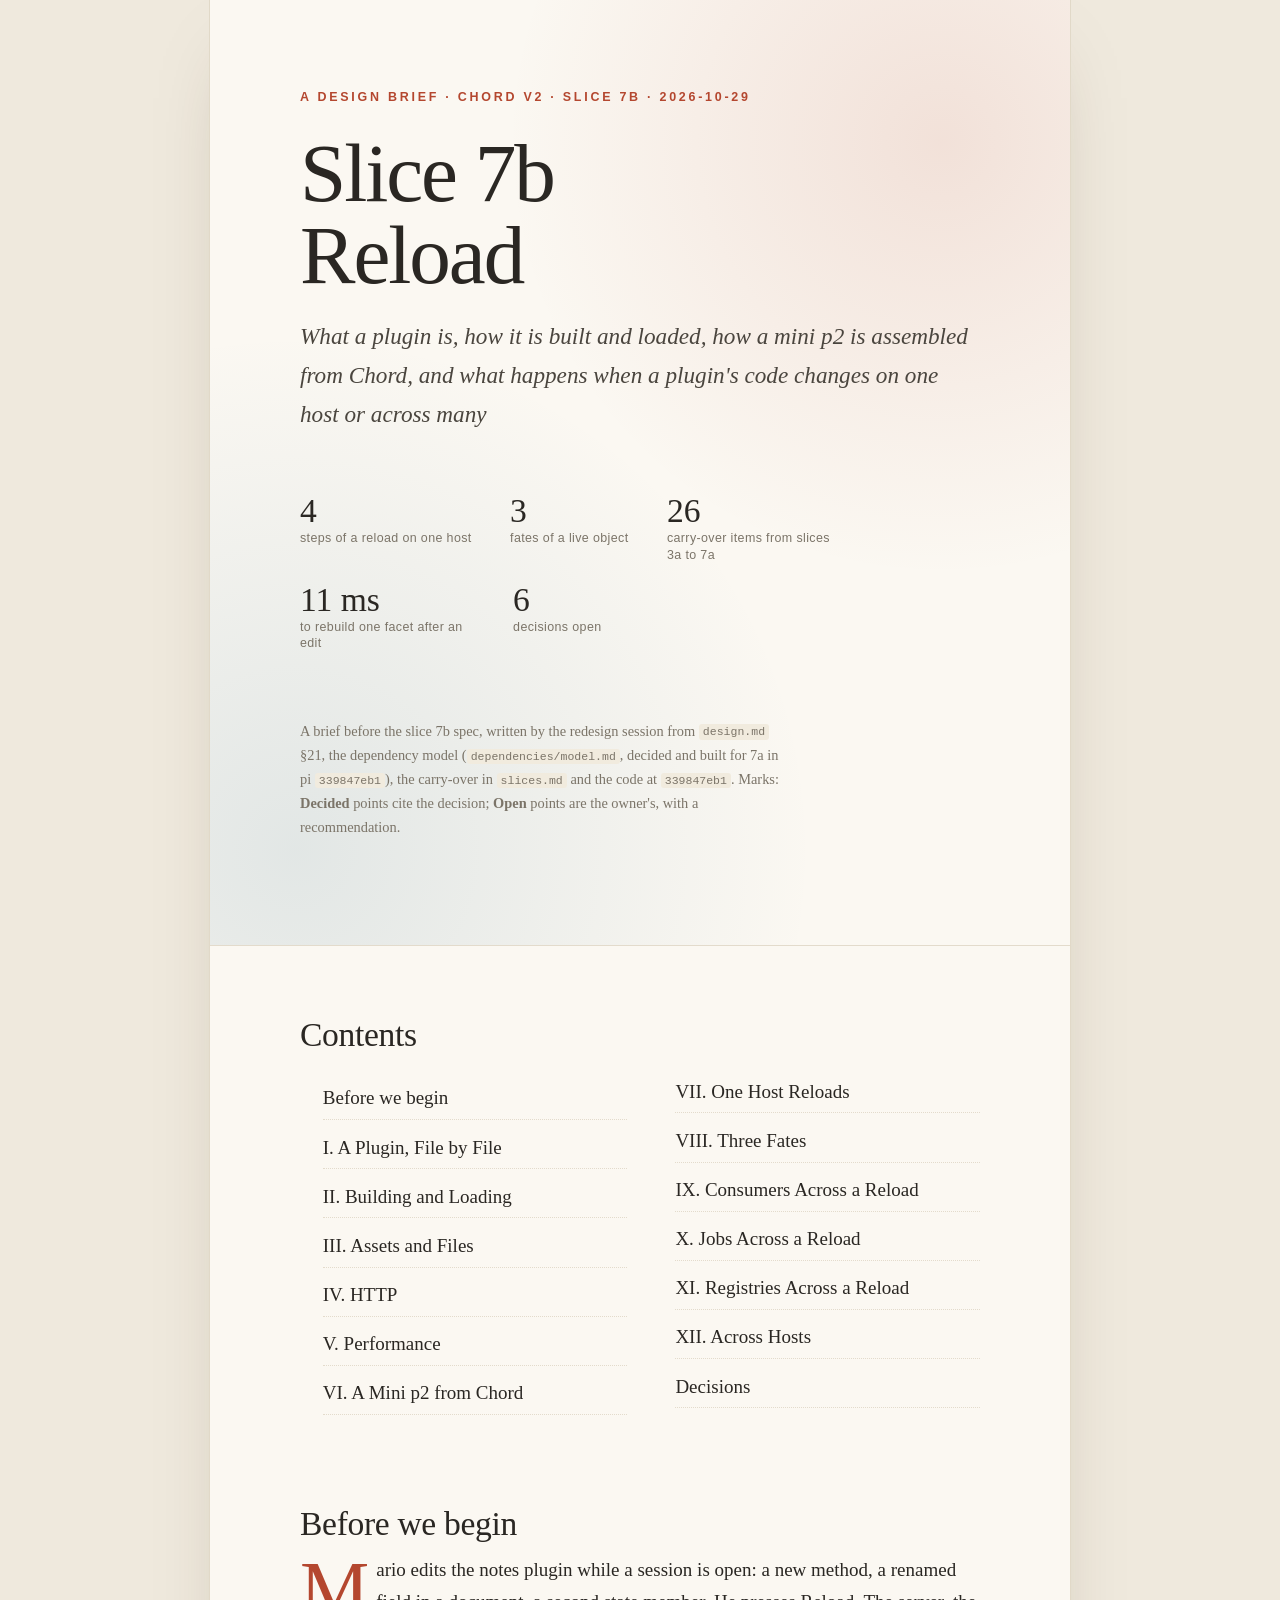
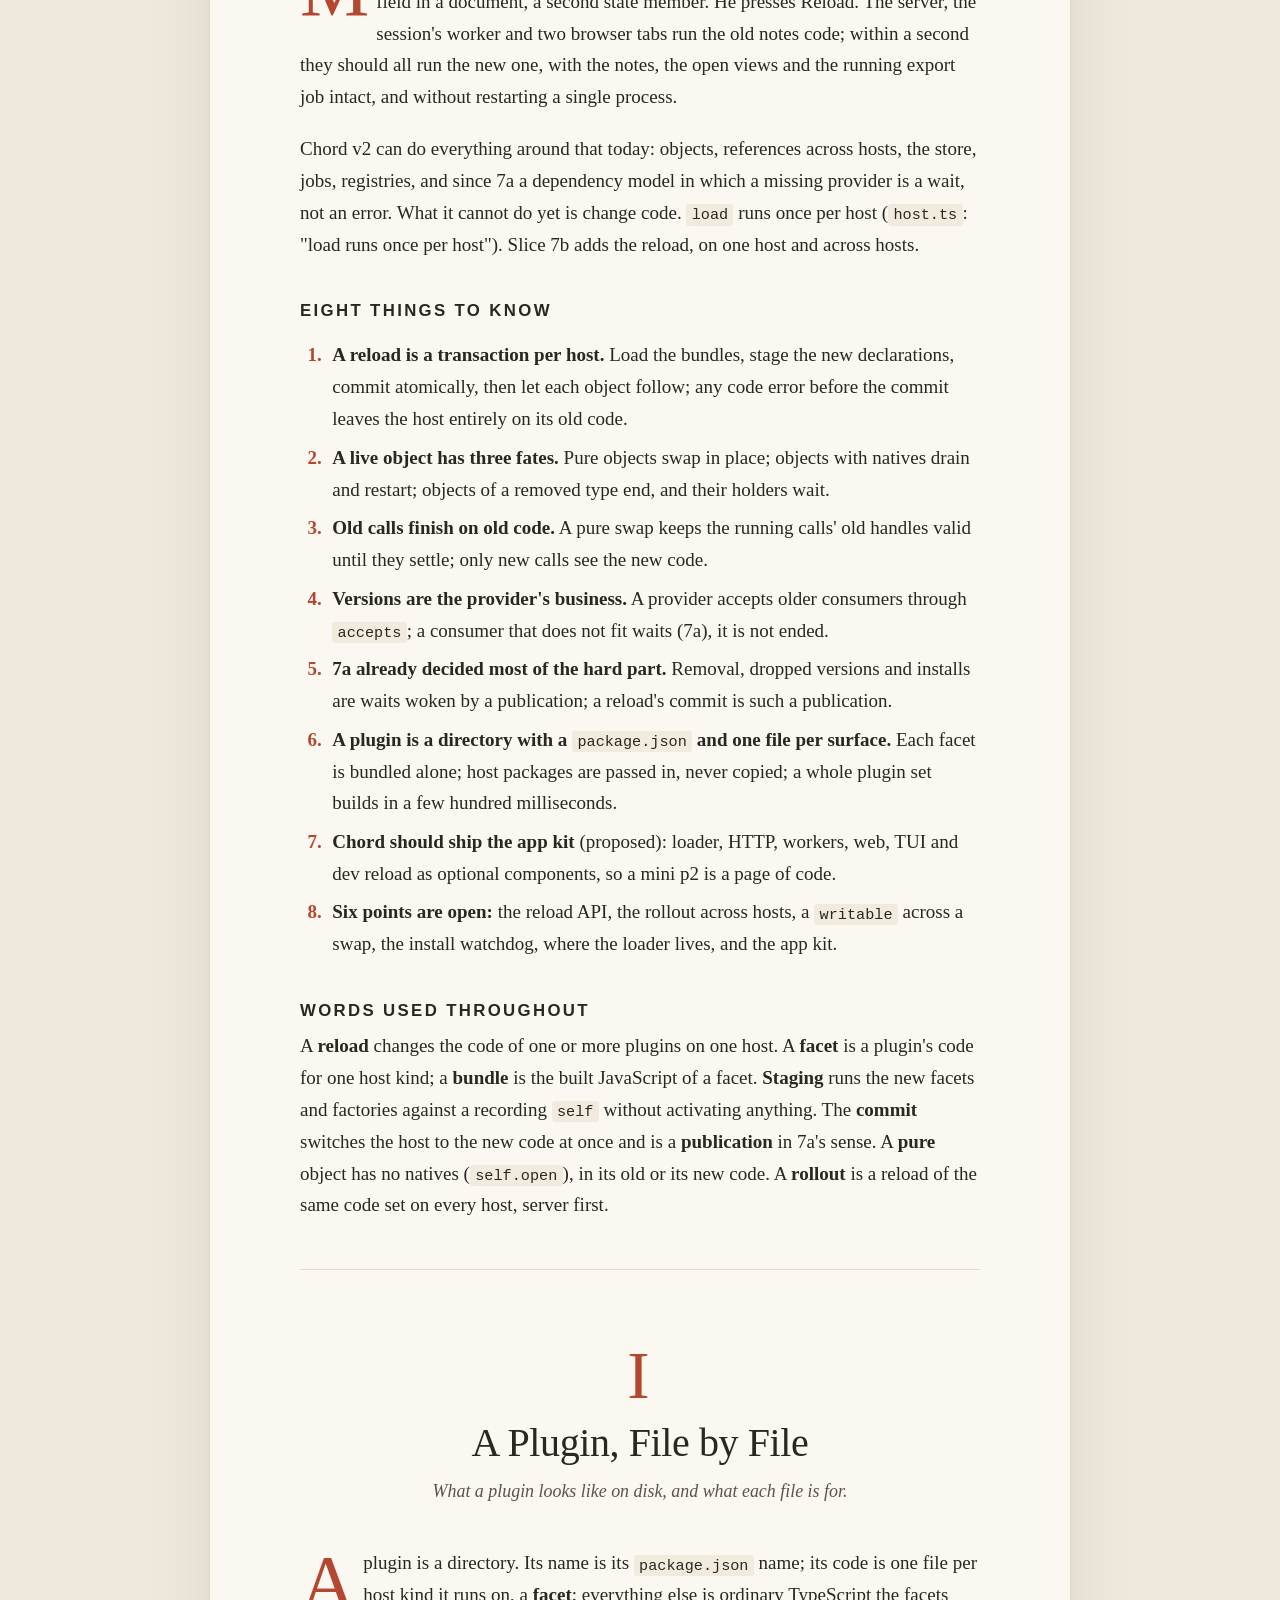
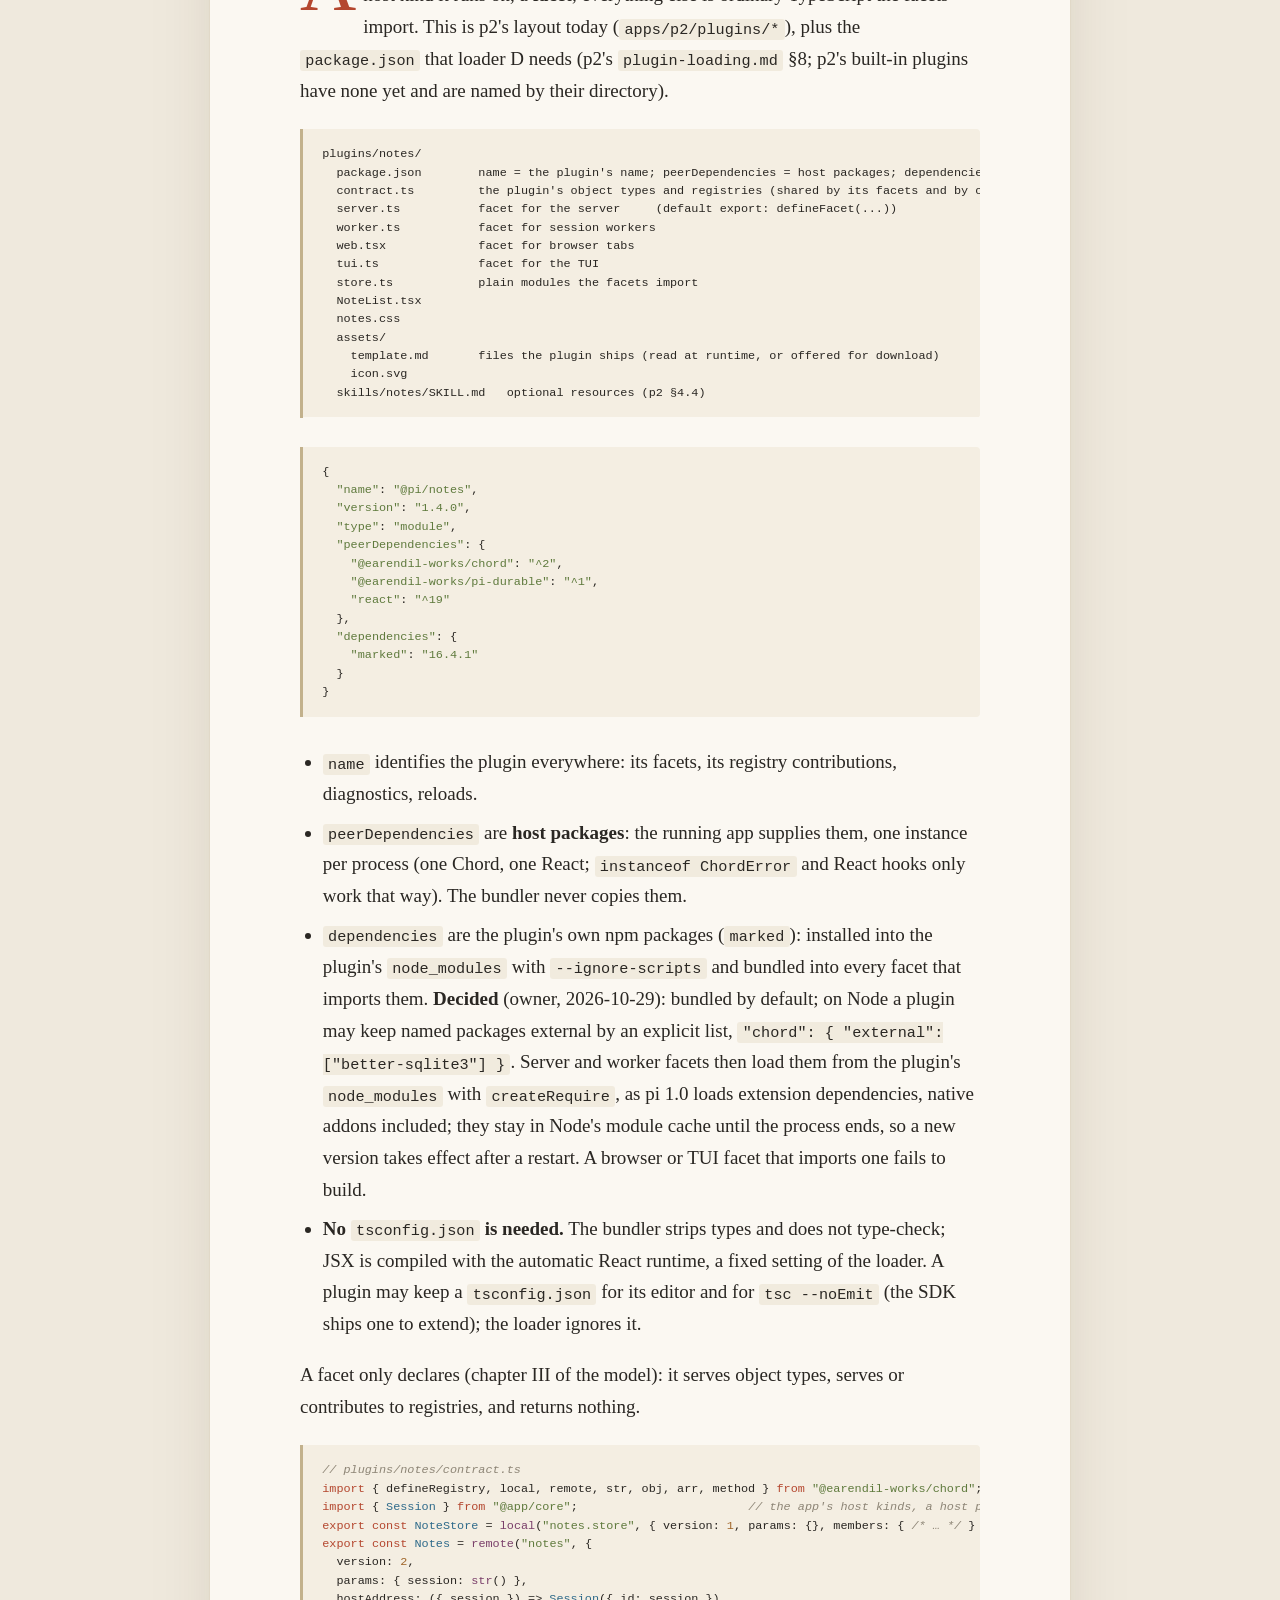
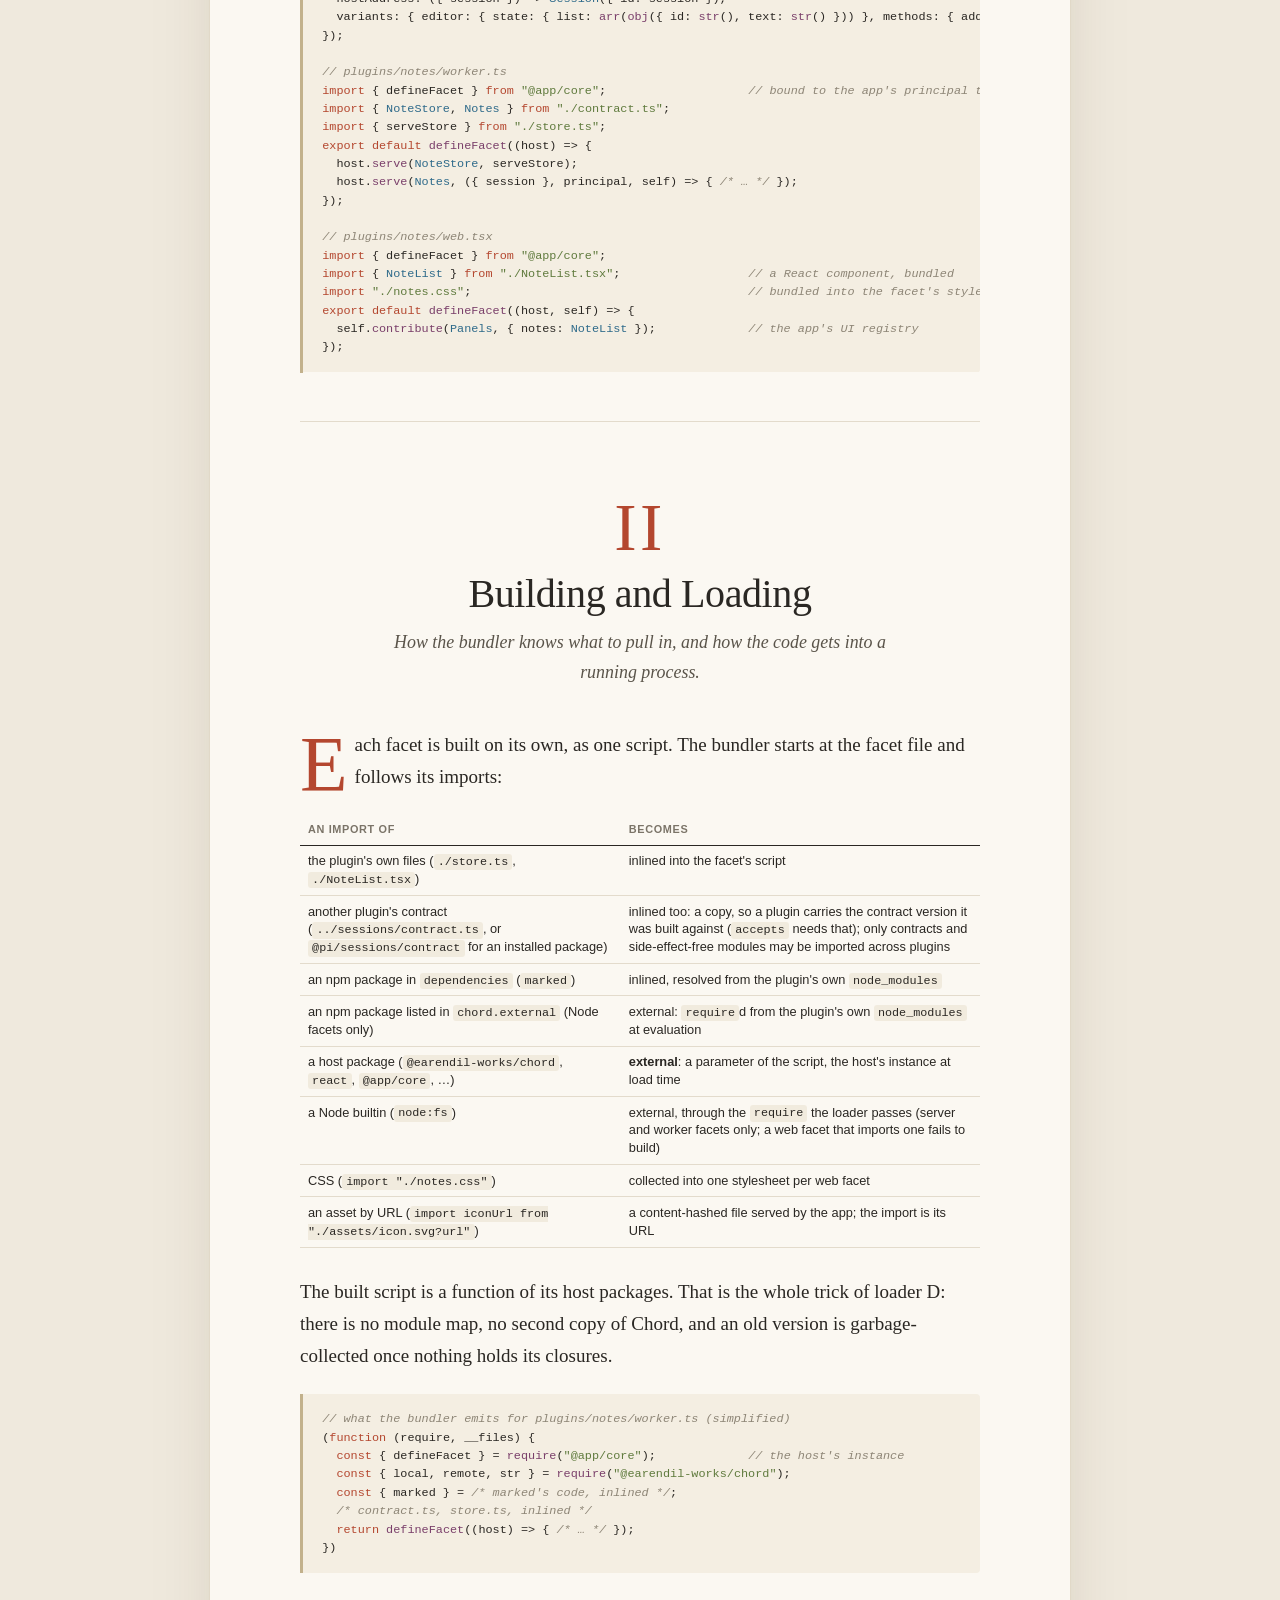
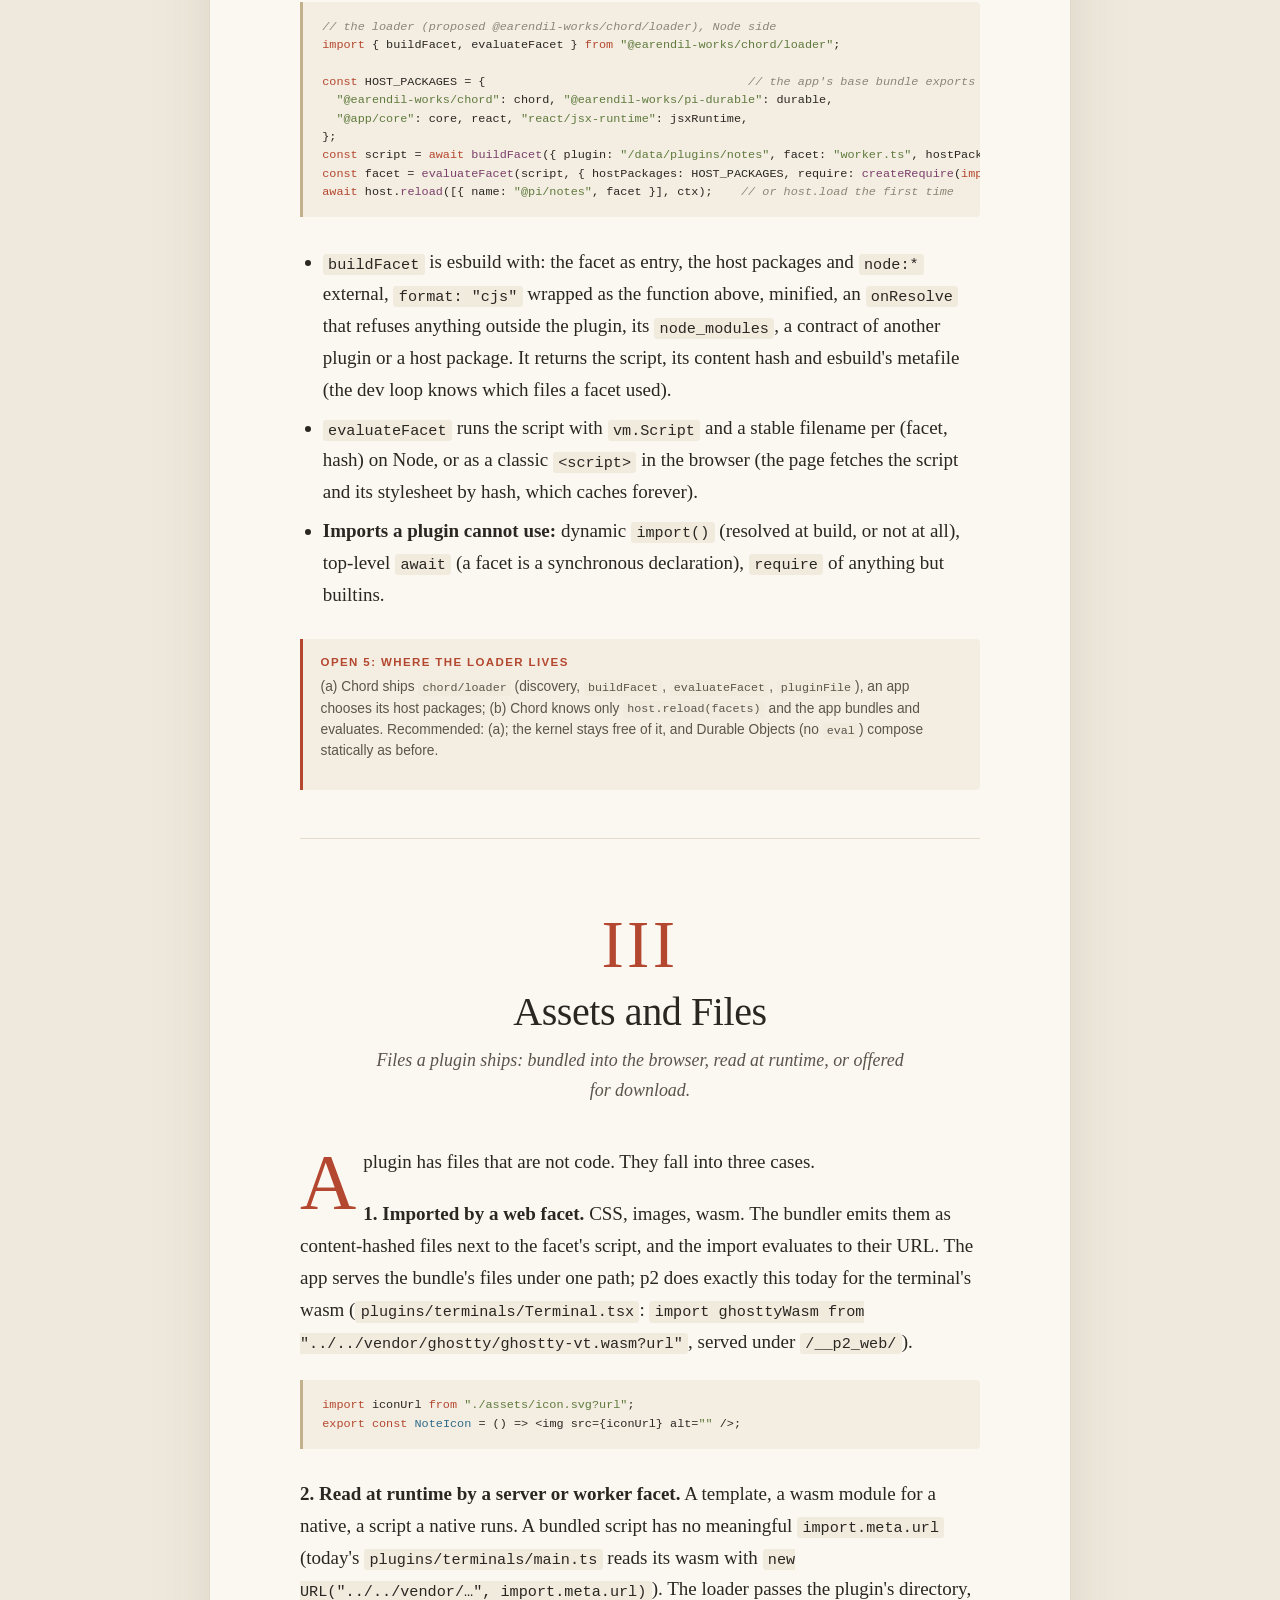
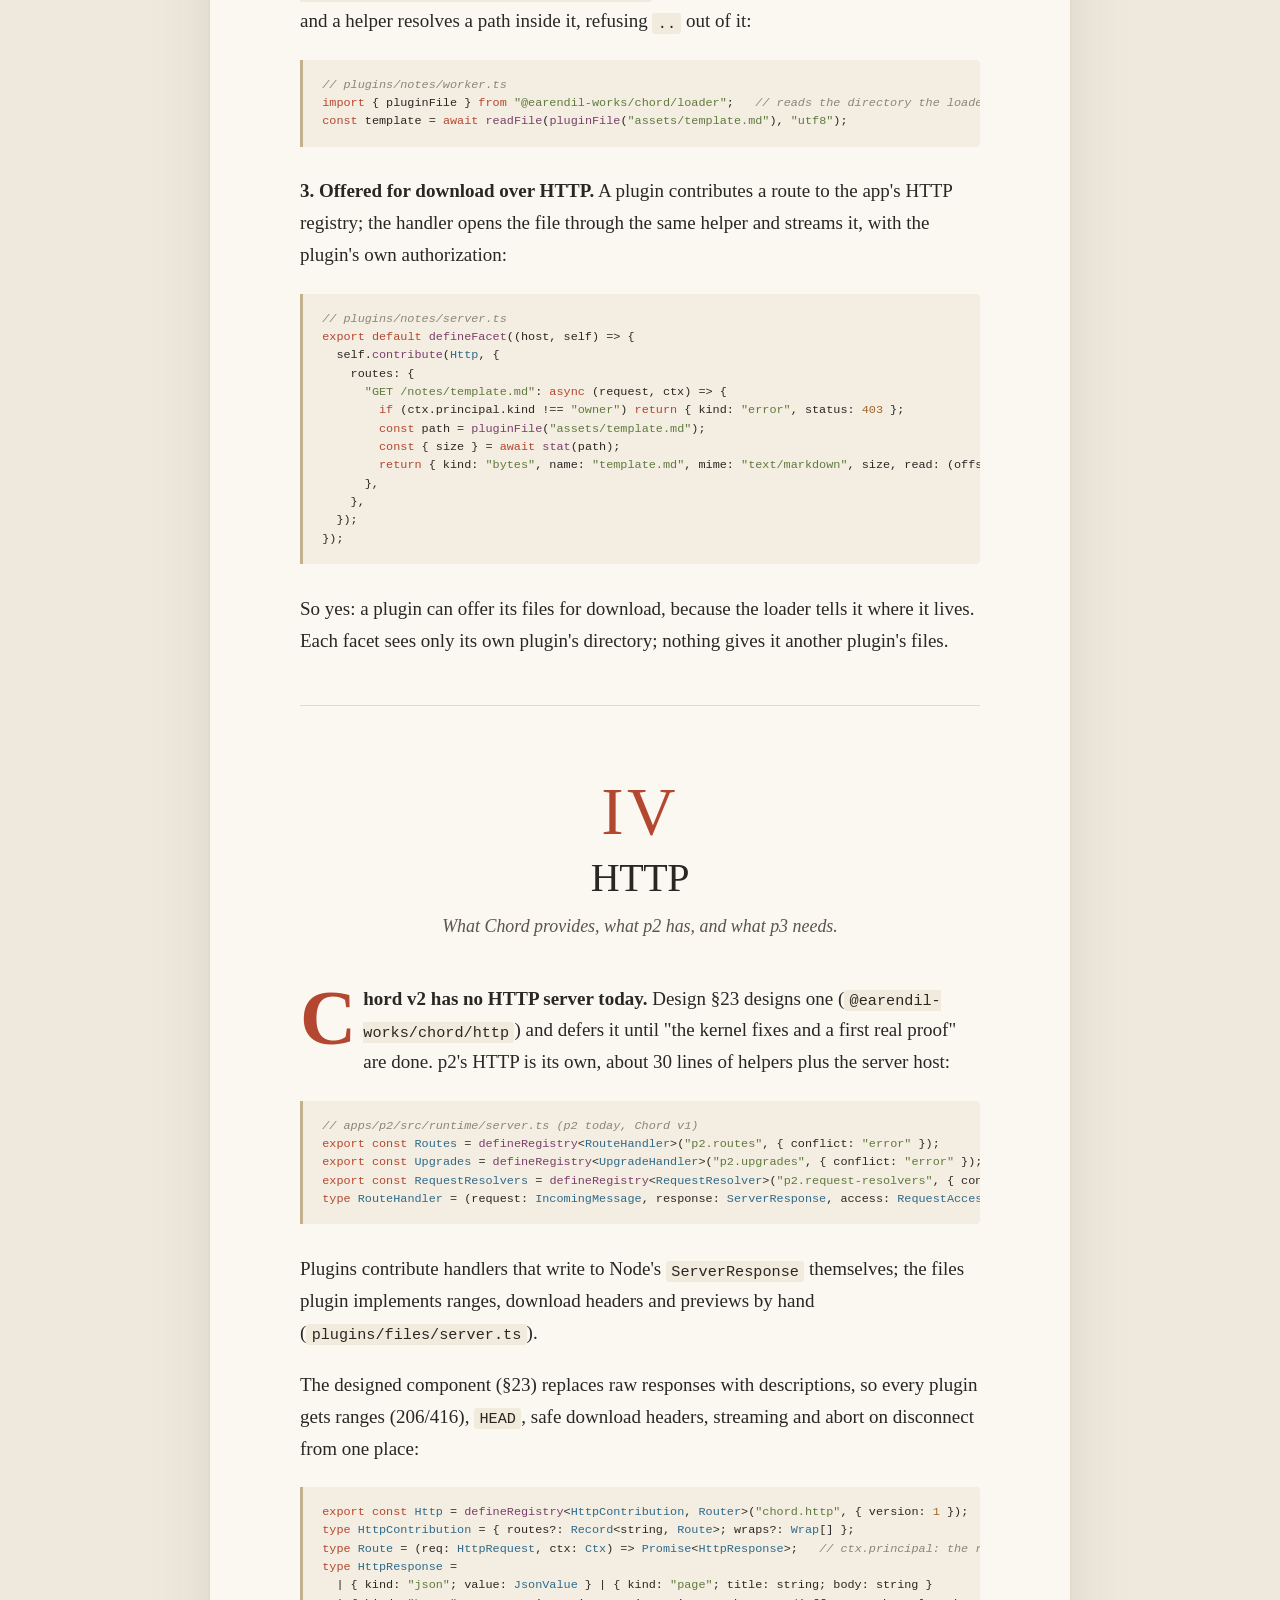
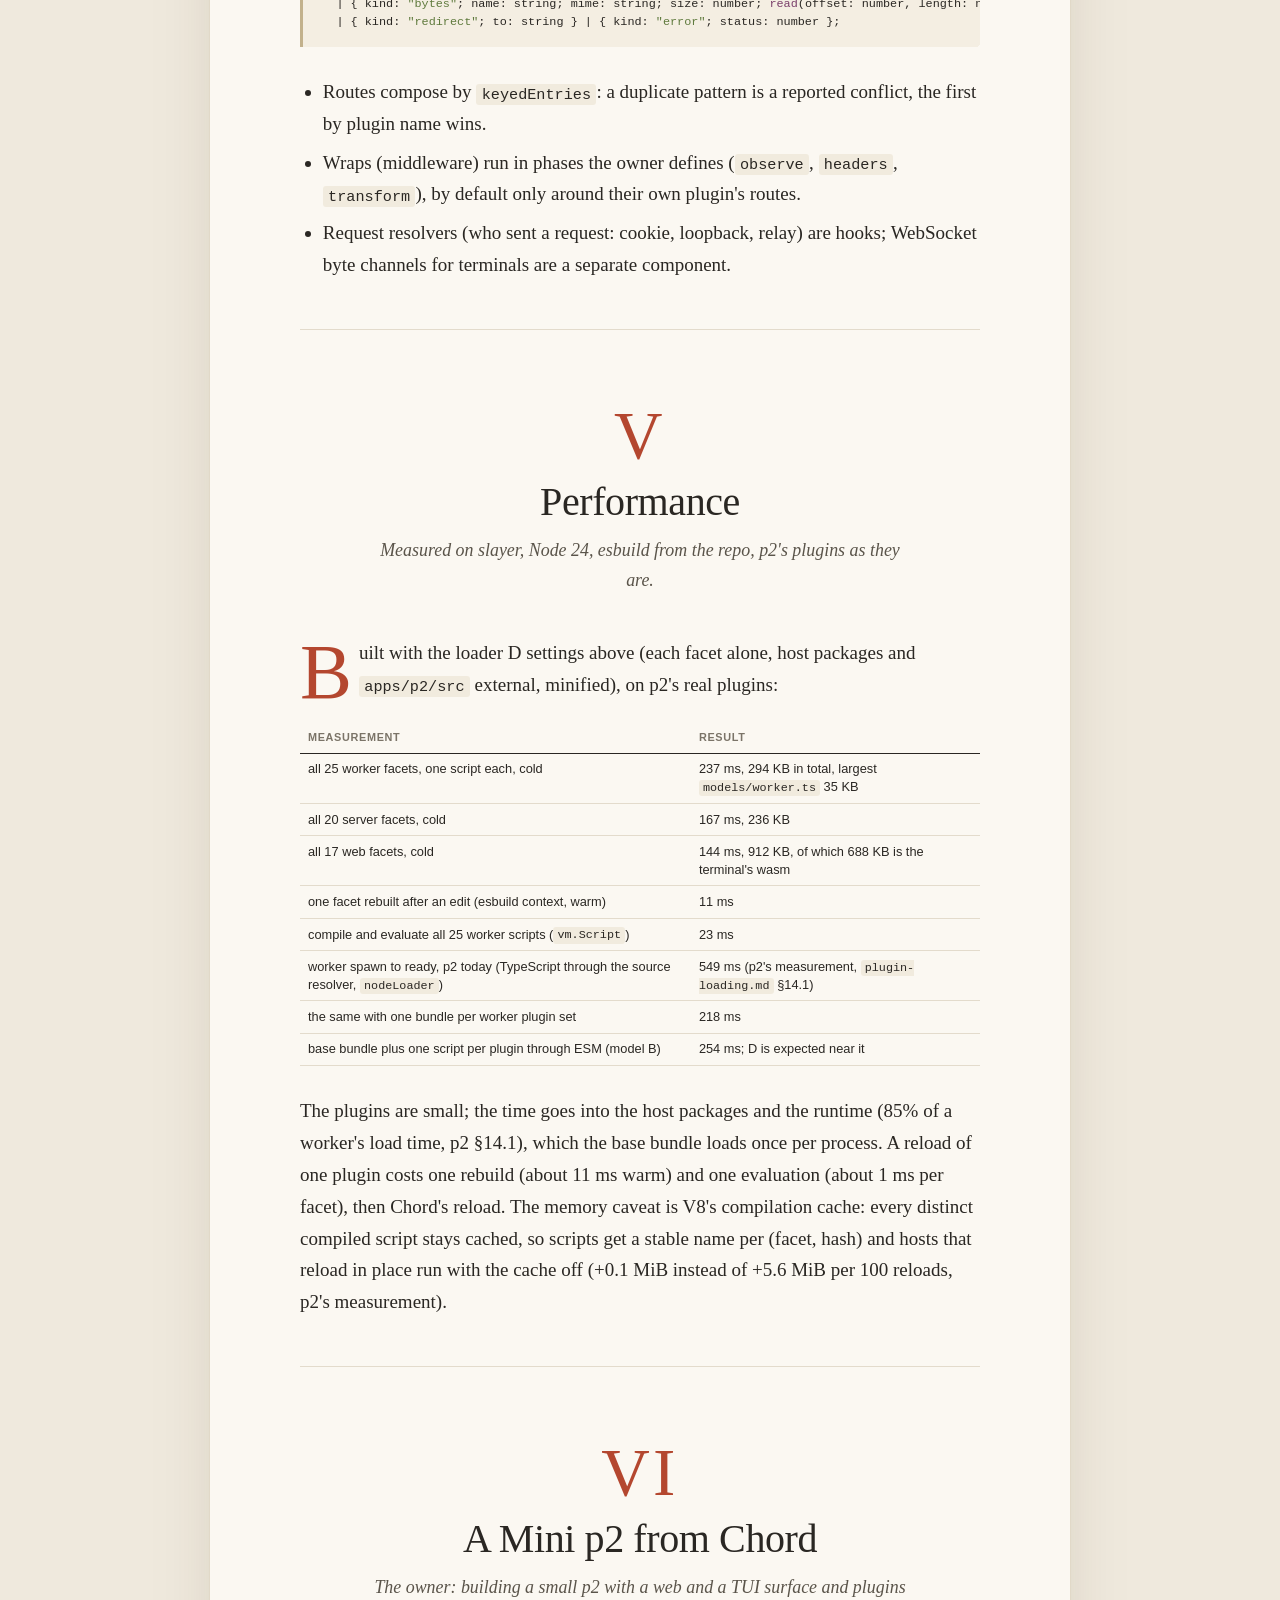
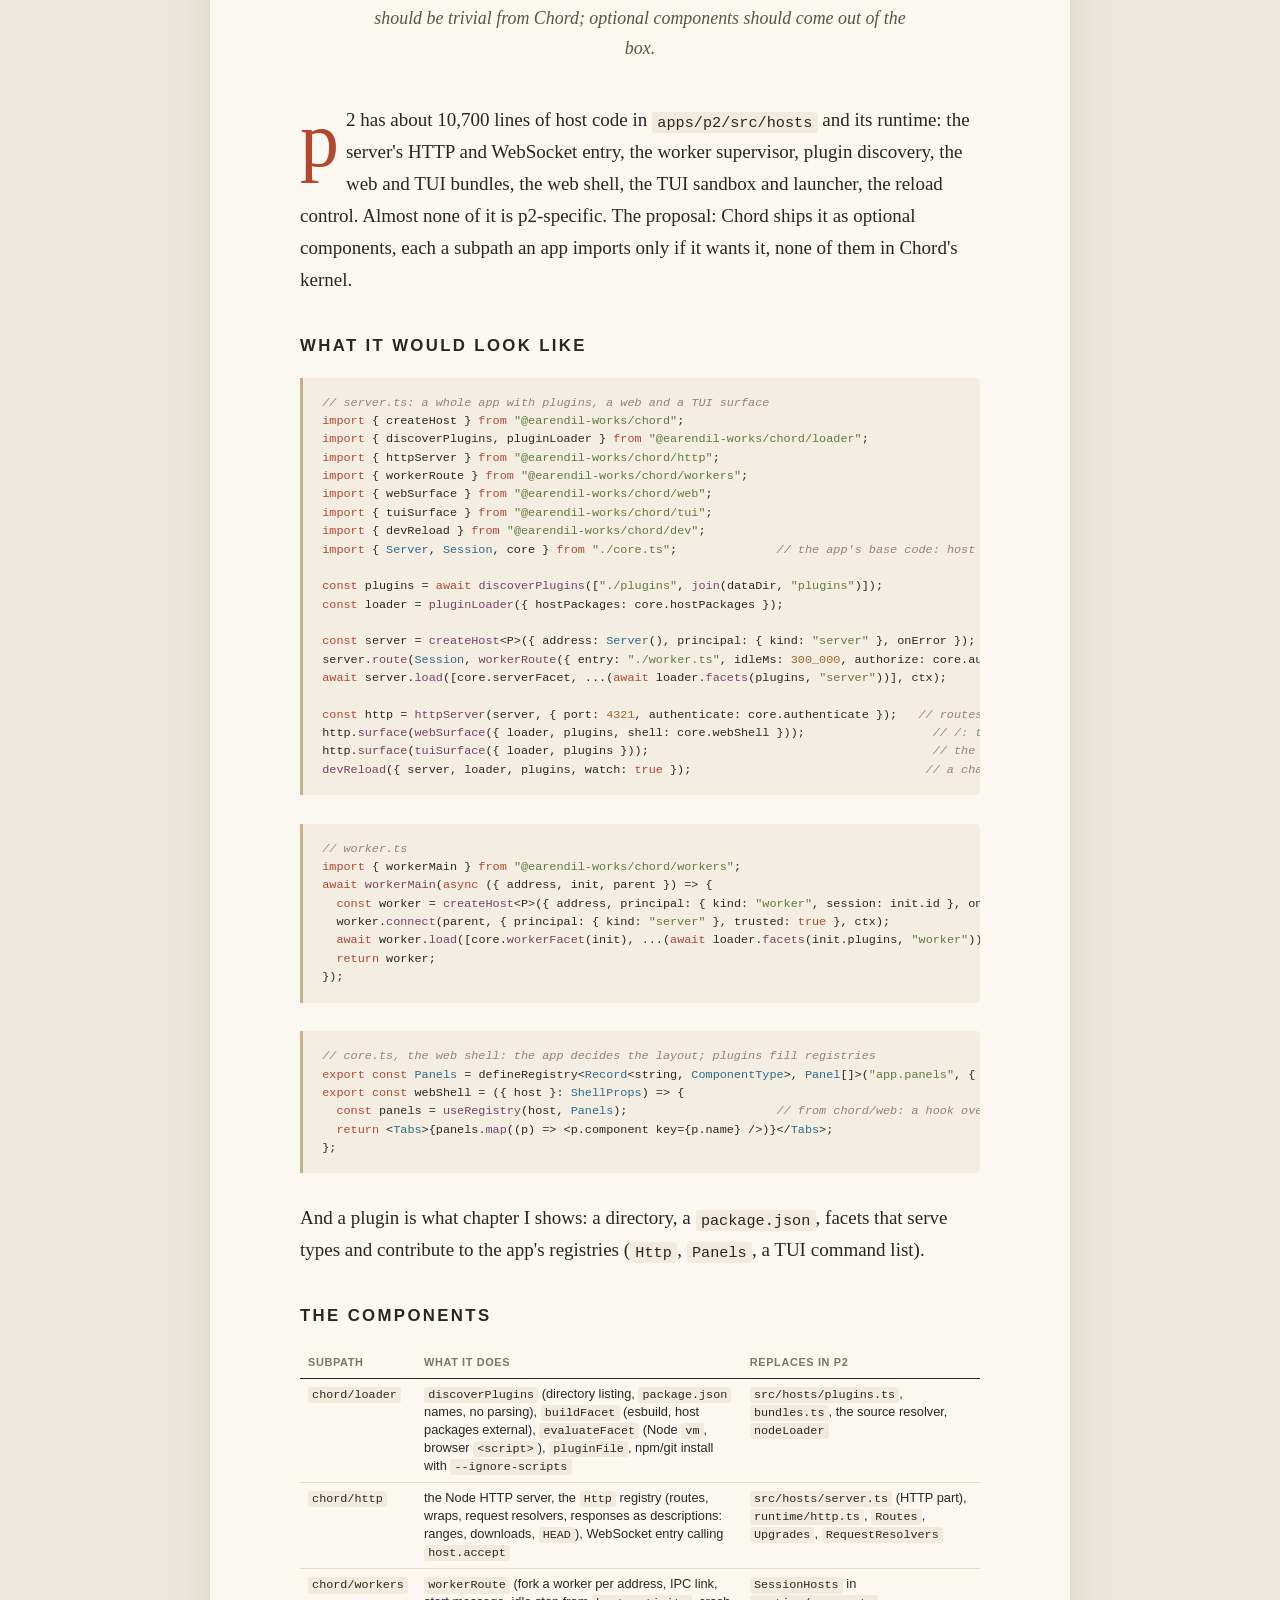
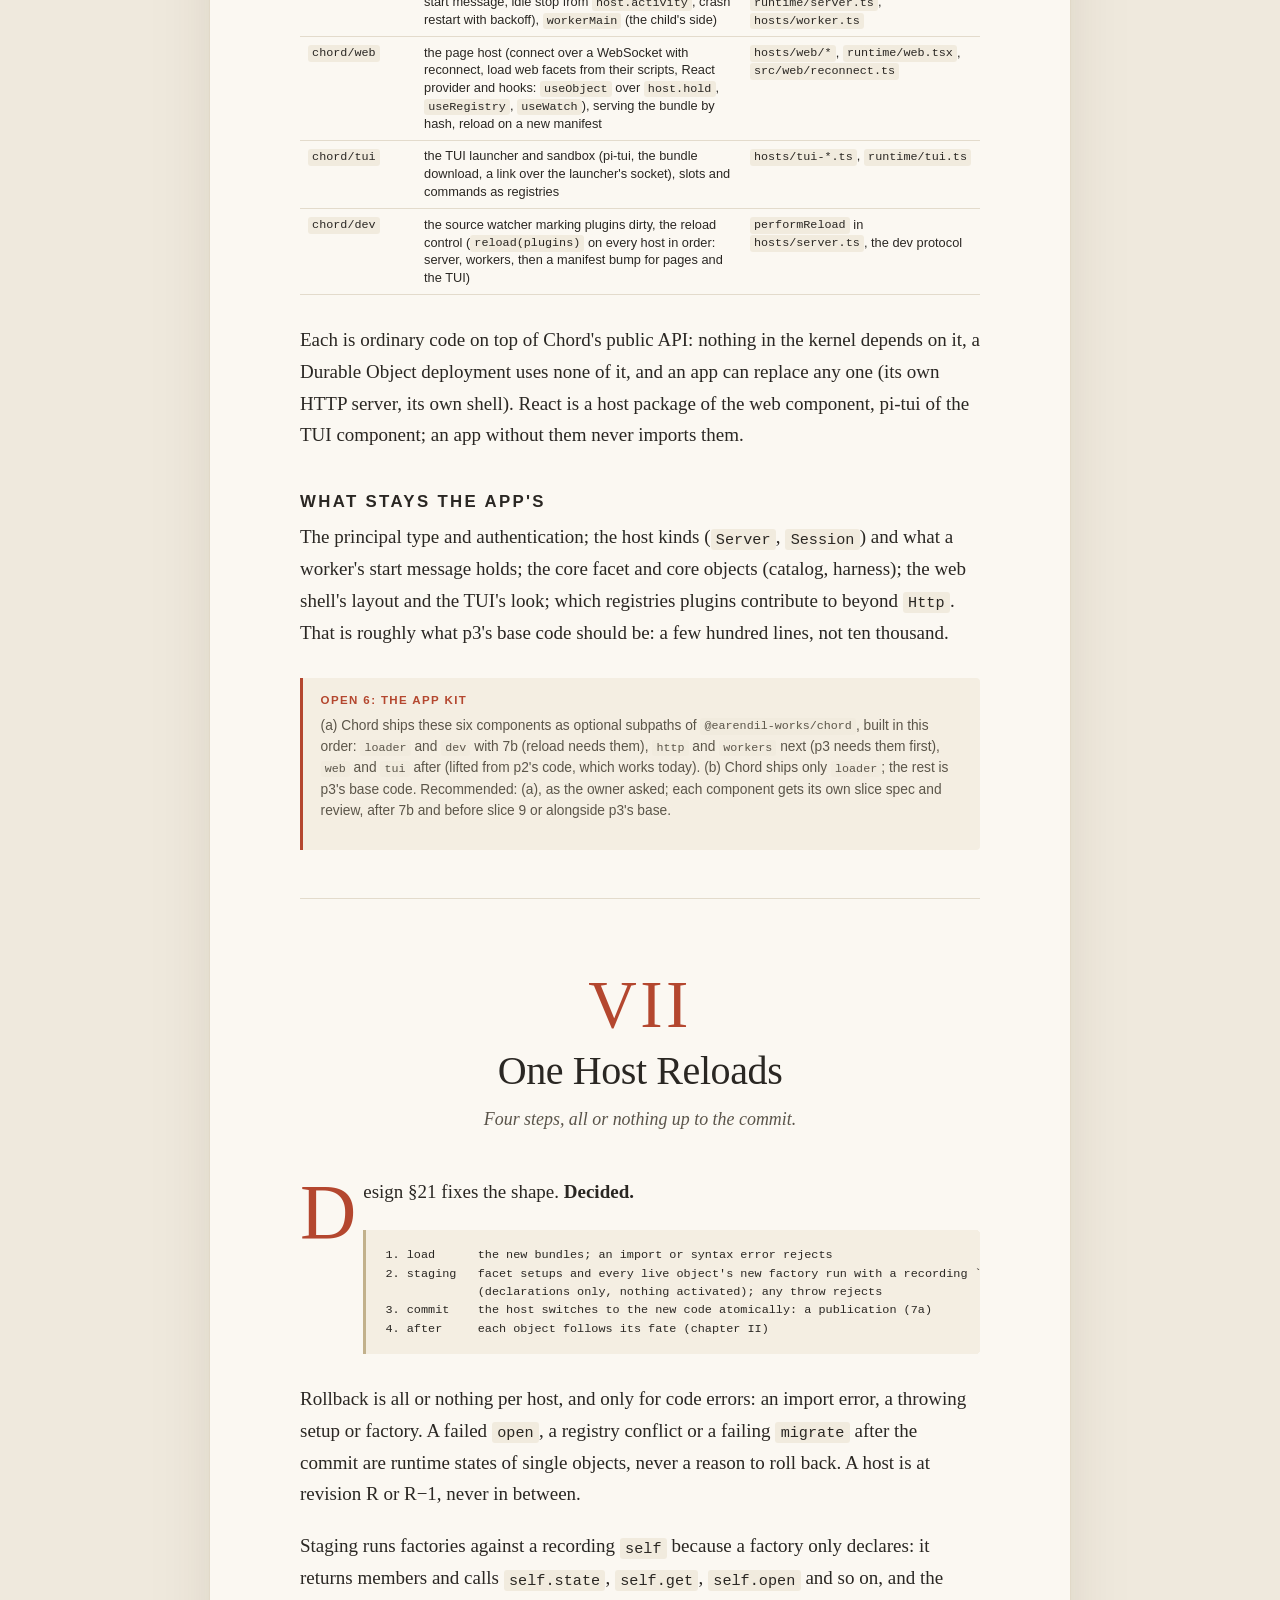
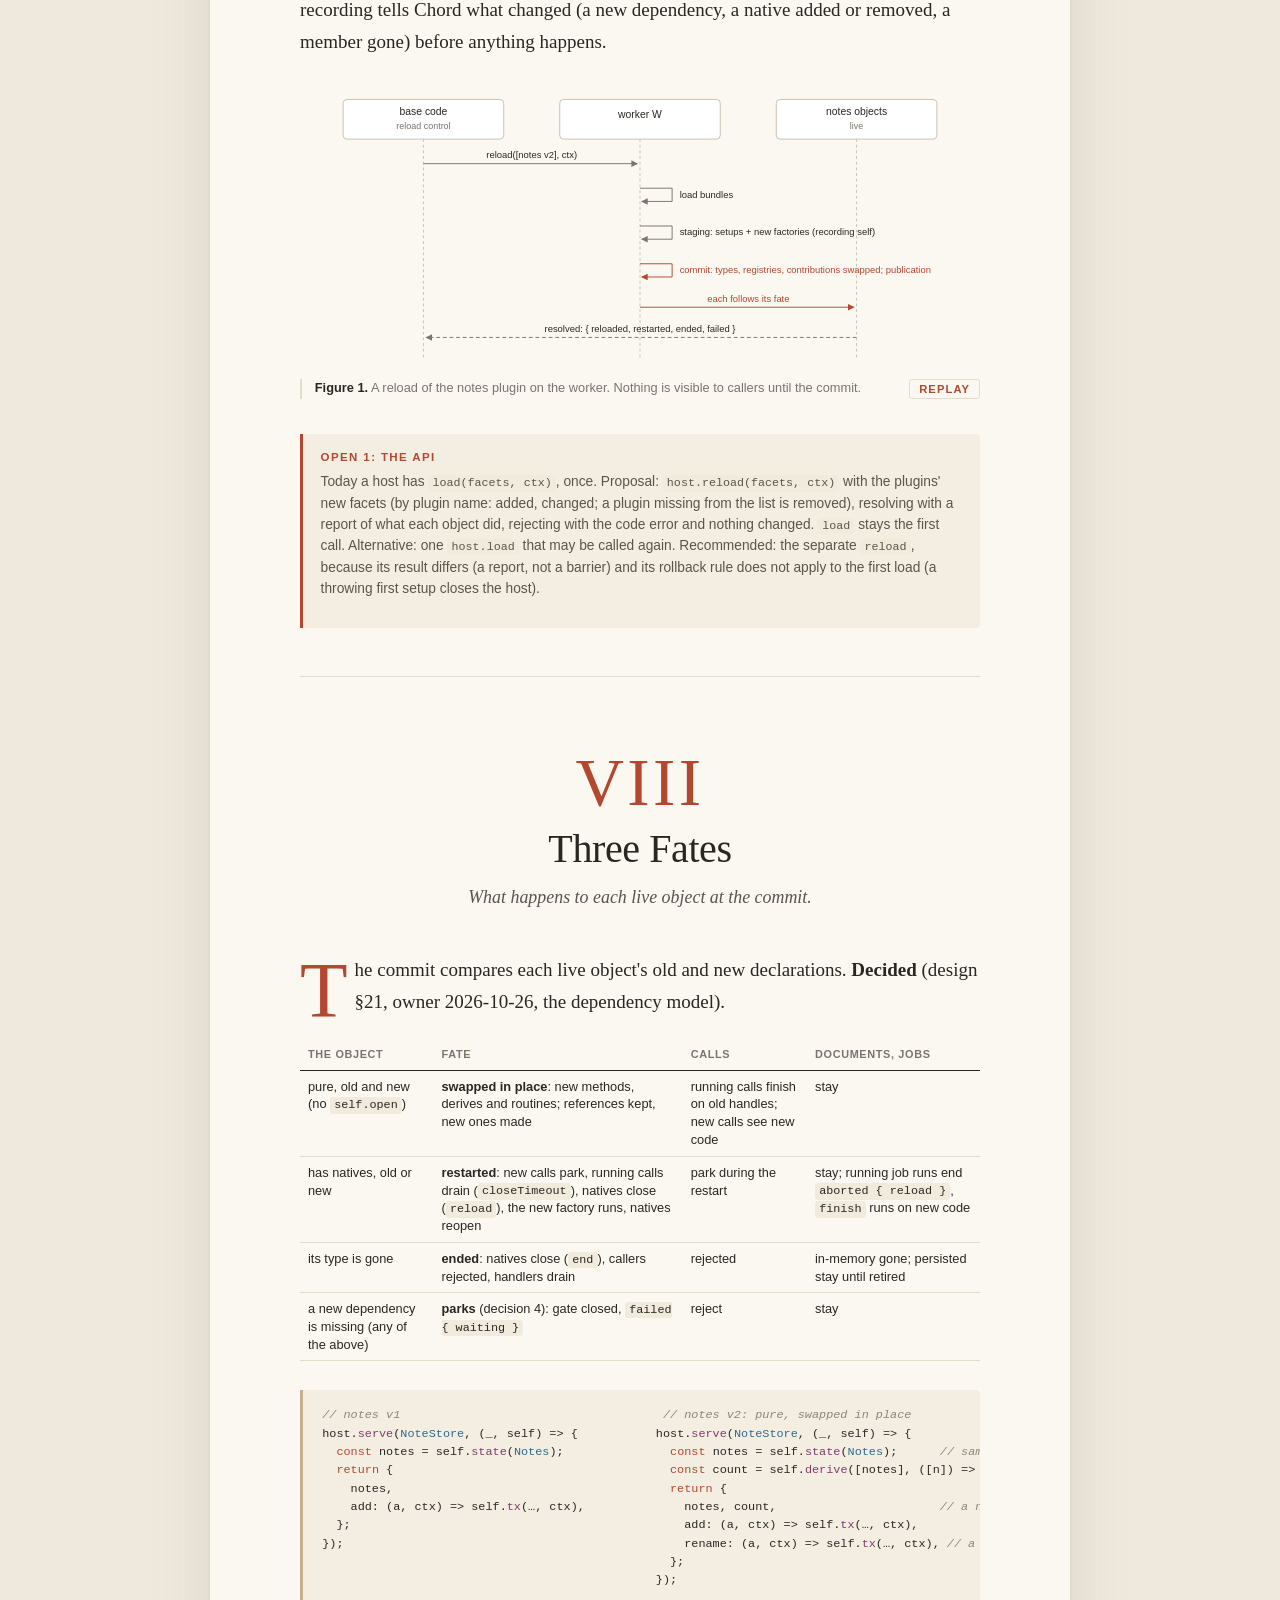
<file: packages/chord/docs/slice-7b/index.html>
<!doctype html>
<html lang="en"><head><meta charset="utf-8"><meta name="viewport" content="width=device-width,initial-scale=1">
<title>Slice 7b: reloading plugins in a running Chord app</title>
<style>

:root{--paper:#fbf8f2;--ink:#2a2723;--muted:#7b7468;--rule:#e3dbcc;--accent:#b4472f;--blue:#2e6a8a;--sand:#c2b18c;--soft:#f4eee2}
*{box-sizing:border-box}
html{background:#efe9dd}
body{margin:0;color:var(--ink);font:19px/1.68 'Iowan Old Style','Palatino Linotype',Palatino,'Book Antiqua',Georgia,serif;
 -webkit-font-smoothing:antialiased;text-rendering:optimizeLegibility}
.book{max-width:860px;margin:0 auto;background:var(--paper);box-shadow:0 0 0 1px #e1d9c8,0 30px 80px -40px rgba(60,40,10,.35);padding:0 0 4rem}
.inner{padding:0 90px}
h1,h2,h3{font-weight:400;line-height:1.15}
h2{font-size:2.1rem;margin:.2em 0 .3em;letter-spacing:-.01em}
h3{font-size:1.05rem;text-transform:uppercase;letter-spacing:.14em;margin:2.4em 0 .6em;color:var(--ink);font-weight:600;
 font-family:'Avenir Next','Helvetica Neue',sans-serif}
p{margin:0 0 1.05em;hyphens:auto;text-align:left}
code{font:.8em/1 'SF Mono',Menlo,Consolas,monospace;background:#f1ebde;padding:.1em .35em;border-radius:3px}
pre{font:.74rem/1.55 'SF Mono',Menlo,Consolas,monospace;background:#f4eee2;border-left:3px solid var(--sand);padding:1rem 1.2rem;margin:1.4rem 0 1.8rem;
 overflow-x:auto;border-radius:0 4px 4px 0;white-space:pre;tab-size:2}
pre code{background:none;padding:0;font-size:1em}
em{font-style:italic}
a{color:var(--blue)}
.cover{min-height:92vh;display:flex;flex-direction:column;justify-content:center;padding:90px;background:
 radial-gradient(circle at 85% 15%,rgba(180,71,47,.13),transparent 40%),radial-gradient(circle at 10% 90%,rgba(46,106,138,.12),transparent 45%),var(--paper);
 border-bottom:1px solid var(--rule)}
.kicker{font:600 .78rem 'Avenir Next','Helvetica Neue',sans-serif;letter-spacing:.22em;text-transform:uppercase;color:var(--accent)}
.cover h1{font-size:5.2rem;line-height:.98;margin:.35em 0 .25em;letter-spacing:-.025em}
.subtitle{font-size:1.45rem;font-style:italic;color:#4a453e;max-width:30em;text-align:left}
.cover-stats,.stats{display:flex;flex-wrap:wrap;gap:1.2rem 2.4rem;margin:2.2rem 0}
.stats{margin:1.6rem 0 1.8rem;padding:1.1rem 0;border-top:1px solid var(--rule);border-bottom:1px solid var(--rule)}
.stat b{display:block;font-size:2.1rem;font-weight:400;line-height:1.1;font-variant-numeric:lining-nums}
.stat span{font:.78rem/1.3 'Avenir Next','Helvetica Neue',sans-serif;color:var(--muted);letter-spacing:.03em;display:block;max-width:14em}
.cover-note{font-size:.9rem;color:var(--muted);max-width:34em;text-align:left;margin-top:2rem}
.toc{padding:4rem 0 2rem}
.toc ol{list-style:none;padding:0;margin:1rem 0;columns:2;column-gap:3rem}
.toc li{padding:.3rem 0;border-bottom:1px dotted var(--rule);break-inside:avoid}
.toc a{color:var(--ink);text-decoration:none}
.toc a:hover{color:var(--accent)}
.preface{padding-top:2rem}
.findings{padding-left:1.4em}
.findings li{margin:.55em 0;padding-left:.3em}
.findings li::marker{color:var(--accent);font-weight:600}
.chapter{padding-top:4.5rem;margin-top:3rem;border-top:1px solid var(--rule)}
.opener{text-align:center;margin-bottom:2.6rem}
.numeral{font-size:4.2rem;color:var(--accent);line-height:1;font-variant:small-caps;letter-spacing:.05em}
.opener h2{font-size:2.5rem;margin:.25em 0}
.lede{font-style:italic;color:#5a544a;font-size:1.12rem;max-width:30em;margin:0 auto;text-align:center}
.dropcap::first-letter{float:left;font-size:4.1em;line-height:.82;padding:.06em .09em 0 0;color:var(--accent)}
.fig{margin:2rem 0 2.2rem}
.fig.wide{margin-left:-50px;margin-right:-50px}
.fig svg{display:block;margin:0 auto}
figcaption{font:.8rem/1.45 'Avenir Next','Helvetica Neue',sans-serif;color:var(--muted);margin-top:.7rem;padding-left:.8rem;border-left:2px solid var(--rule)}
.fignum{color:var(--ink);font-weight:600}
.note{font:.86rem/1.55 'Avenir Next','Helvetica Neue',sans-serif;color:#5b5549;background:#f4eee2;border-left:3px solid var(--sand);
 padding:.9rem 1.1rem;margin:1.8rem 0;border-radius:0 4px 4px 0}
.note.review{border-left-color:var(--accent)}
.note b.tag{font-weight:600;letter-spacing:.12em;text-transform:uppercase;font-size:.72rem;color:var(--accent);display:block;margin-bottom:.3rem}
.note code{font-size:.85em}
table{width:100%;border-collapse:collapse;margin:1.4rem 0 1.8rem;font:.8rem/1.4 'Avenir Next','Helvetica Neue',sans-serif}
th{text-align:left;font-weight:600;color:var(--muted);text-transform:uppercase;letter-spacing:.06em;font-size:.68rem;border-bottom:1.5px solid var(--ink);padding:.45rem .5rem}
td{padding:.42rem .5rem;border-bottom:1px solid var(--rule);vertical-align:top}
td code{font-size:.92em}
table.num td:not(:first-child),table.num th:not(:first-child){text-align:right}
.epilogue p{font-size:1.04em}
.appendix{font-size:.92em}
.appendix ul,.chapter ul{padding-left:1.2em}
.appendix li,.chapter li{margin:.4em 0}
.colophon{text-align:center;font:.78rem 'Avenir Next','Helvetica Neue',sans-serif;color:var(--muted);margin-top:4rem;letter-spacing:.05em}
@media (max-width:760px){.inner{padding:0 22px}.cover{padding:40px 22px}.cover h1{font-size:3.2rem}.fig.wide{margin-left:0;margin-right:0}
 .toc ol{columns:1}p{text-align:left}body{font-size:17px}}
@media print{html{background:#fff}.book{box-shadow:none}.chapter{break-before:page}.fig{break-inside:avoid}}
.transcript p b{font:600 .78rem 'Avenir Next','Helvetica Neue',sans-serif;letter-spacing:.08em;text-transform:uppercase;color:var(--accent);margin-right:.3em}
pre .tk-c{color:#8d8576;font-style:italic}pre .tk-s{color:#5f7a3d}pre .tk-n{color:#a0662a}pre .tk-k{color:#b4472f}pre .tk-t{color:#2e6a8a}pre .tk-f{color:#7a3f6a}
h4{font:600 .82rem 'Avenir Next','Helvetica Neue',sans-serif;letter-spacing:.06em;margin:1.8em 0 .5em;color:var(--muted)}
.inner ul,.inner ol:not(.findings){padding-left:1.2em}
.inner li{margin:.35em 0}
blockquote{margin:1.4rem 0;padding:.2rem 0 .2rem 1.2rem;border-left:3px solid var(--rule);color:#5a544a;font-style:italic}
.fig svg text{dominant-baseline:auto}
.fig .replay{font:600 .7rem 'Avenir Next','Helvetica Neue',sans-serif;letter-spacing:.1em;text-transform:uppercase;color:var(--accent);
 background:none;border:1px solid var(--rule);border-radius:3px;padding:.2rem .55rem;margin:0 0 0 1rem;cursor:pointer;float:right}
.fig .replay:hover{border-color:var(--accent)}
.anim.armed .step{opacity:0}
.anim.armed.play .step{animation:stepIn .45s ease-out both;animation-delay:calc(var(--i) * var(--pace, .45s))}
.anim.armed.play .step.edge{animation-name:edgeIn}
@keyframes stepIn{from{opacity:0;transform:translateY(4px)}to{opacity:1;transform:none}}
@keyframes edgeIn{from{opacity:0}to{opacity:1}}
.steps{margin:2rem 0 2.2rem;border:1px solid var(--rule);border-radius:6px;background:#fffdf8}
.steps-head{display:flex;align-items:center;gap:.8rem;padding:.6rem 1rem;border-bottom:1px solid var(--rule);
 font:600 .72rem 'Avenir Next','Helvetica Neue',sans-serif;letter-spacing:.12em;text-transform:uppercase;color:var(--accent)}
.steps-head .title{flex:1}
.steps-head .count{color:var(--muted);letter-spacing:.06em}
.steps-head button{font:600 .72rem 'Avenir Next','Helvetica Neue',sans-serif;color:var(--ink);background:var(--soft);border:1px solid var(--rule);
 border-radius:3px;padding:.25rem .65rem;cursor:pointer}
.steps-head button:disabled{opacity:.35;cursor:default}
.step-panel{padding:1rem 1.2rem .4rem}
.step-panel>h4:first-child{margin-top:.2rem;color:var(--ink)}
.steps.js .step-panel{display:none}
.steps.js .step-panel.on{display:block}
.steps:not(.js) .steps-head button,.steps:not(.js) .steps-head .count{display:none}
.steps:not(.js) .step-panel+.step-panel{border-top:1px dashed var(--rule)}
.fig figcaption{display:flow-root}
.fig svg{max-width:100%;height:auto}
table{max-width:100%}
@media (max-width:760px){.inner{padding:0 20px}.cover{padding:48px 22px}.cover h1{font-size:3.2rem}.fig.wide{margin-left:0;margin-right:0}table{display:block;overflow-x:auto}.toc ol{columns:1}}
</style>


</head>
<body><div class="book">
<section class="cover">
  <div class="kicker">A design brief · Chord v2 · slice 7b · 2026-10-29</div>
  <h1>Slice 7b<br>Reload</h1>
  <p class="subtitle">What a plugin is, how it is built and loaded, how a mini p2 is assembled from Chord, and what happens when a plugin&#39;s code changes on one host or across many</p>
  <div class="cover-stats"><div class="stat"><b>4</b><span>steps of a reload on one host</span></div><div class="stat"><b>3</b><span>fates of a live object</span></div><div class="stat"><b>26</b><span>carry-over items from slices 3a to 7a</span></div><div class="stat"><b>11 ms</b><span>to rebuild one facet after an edit</span></div><div class="stat"><b>6</b><span>decisions open</span></div></div>
  <div class="cover-note"><p>A brief before the slice 7b spec, written by the redesign session from <code>design.md</code> §21, the dependency model
(<code>dependencies/model.md</code>, decided and built for 7a in pi <code>339847eb1</code>), the carry-over in <code>slices.md</code> and the code at
<code>339847eb1</code>. Marks: <strong>Decided</strong> points cite the decision; <strong>Open</strong> points are the owner&#39;s, with a recommendation.</p>
</div>
</section><div class="inner">
<nav class="toc"><h2>Contents</h2><ol>
<li><a href="#before-we-begin">Before we begin</a></li>
<li><a href="#plugin">I. A Plugin, File by File</a></li>
<li><a href="#loading">II. Building and Loading</a></li>
<li><a href="#assets">III. Assets and Files</a></li>
<li><a href="#http">IV. HTTP</a></li>
<li><a href="#perf">V. Performance</a></li>
<li><a href="#kit">VI. A Mini p2 from Chord</a></li>
<li><a href="#host">VII. One Host Reloads</a></li>
<li><a href="#fates">VIII. Three Fates</a></li>
<li><a href="#consumers">IX. Consumers Across a Reload</a></li>
<li><a href="#jobs">X. Jobs Across a Reload</a></li>
<li><a href="#registries">XI. Registries Across a Reload</a></li>
<li><a href="#rollout">XII. Across Hosts</a></li>
<li><a href="#decisions">Decisions</a></li>
</ol></nav>

<section class="preface" id="before-we-begin">
<h2>Before we begin</h2>
<p class="dropcap">Mario edits the notes plugin while a session is open: a new method, a renamed field in a document, a second state
member. He presses Reload. The server, the session&#39;s worker and two browser tabs run the old notes code; within a
second they should all run the new one, with the notes, the open views and the running export job intact, and without
restarting a single process.</p>
<p>Chord v2 can do everything around that today: objects, references across hosts, the store, jobs, registries, and since
7a a dependency model in which a missing provider is a wait, not an error. What it cannot do yet is change code. <code>load</code>
runs once per host (<code>host.ts</code>: &quot;load runs once per host&quot;). Slice 7b adds the reload, on one host and across hosts.</p>
<h3 id="eight-things-to-know">Eight things to know</h3>
<ol class="findings">
<li><strong>A reload is a transaction per host.</strong> Load the bundles, stage the new declarations, commit atomically, then let
each object follow; any code error before the commit leaves the host entirely on its old code.</li>
<li><strong>A live object has three fates.</strong> Pure objects swap in place; objects with natives drain and restart; objects of a
removed type end, and their holders wait.</li>
<li><strong>Old calls finish on old code.</strong> A pure swap keeps the running calls&#39; old handles valid until they settle; only new
calls see the new code.</li>
<li><strong>Versions are the provider&#39;s business.</strong> A provider accepts older consumers through <code>accepts</code>; a consumer that does
not fit waits (7a), it is not ended.</li>
<li><strong>7a already decided most of the hard part.</strong> Removal, dropped versions and installs are waits woken by a
publication; a reload&#39;s commit is such a publication.</li>
<li><strong>A plugin is a directory with a <code>package.json</code> and one file per surface.</strong> Each facet is bundled alone; host
packages are passed in, never copied; a whole plugin set builds in a few hundred milliseconds.</li>
<li><strong>Chord should ship the app kit</strong> (proposed): loader, HTTP, workers, web, TUI and dev reload as optional
components, so a mini p2 is a page of code.</li>
<li><strong>Six points are open:</strong> the reload API, the rollout across hosts, a <code>writable</code> across a swap, the install
watchdog, where the loader lives, and the app kit.</li>
</ol>
<h3 id="words-used-throughout">Words used throughout</h3>
<p>A <strong>reload</strong> changes the code of one or more plugins on one host. A <strong>facet</strong> is a plugin&#39;s code for one host kind; a
<strong>bundle</strong> is the built JavaScript of a facet. <strong>Staging</strong> runs the new facets and factories against a recording
<code>self</code> without activating anything. The <strong>commit</strong> switches the host to the new code at once and is a <strong>publication</strong>
in 7a&#39;s sense. A <strong>pure</strong> object has no natives (<code>self.open</code>), in its old or its new code. A <strong>rollout</strong> is a reload
of the same code set on every host, server first.</p>
</section>

<section class="chapter" id="plugin"><header class="opener"><div class="numeral">I</div><h2>A Plugin, File by File</h2><p class="lede">What a plugin looks like on disk, and what each file is for.</p></header>
<p class="dropcap">A plugin is a directory. Its name is its <code>package.json</code> name; its code is one file per host kind it runs on, a
<strong>facet</strong>; everything else is ordinary TypeScript the facets import. This is p2&#39;s layout today (<code>apps/p2/plugins/*</code>),
plus the <code>package.json</code> that loader D needs (p2&#39;s <code>plugin-loading.md</code> §8; p2&#39;s built-in plugins have none yet and are
named by their directory).</p>
<pre class="plain"><code>plugins/notes/
  package.json        name = the plugin's name; peerDependencies = host packages; dependencies = bundled npm deps
  contract.ts         the plugin's object types and registries (shared by its facets and by other plugins)
  server.ts           facet for the server     (default export: defineFacet(...))
  worker.ts           facet for session workers
  web.tsx             facet for browser tabs
  tui.ts              facet for the TUI
  store.ts            plain modules the facets import
  NoteList.tsx
  notes.css
  assets/
    template.md       files the plugin ships (read at runtime, or offered for download)
    icon.svg
  skills/notes/SKILL.md   optional resources (p2 §4.4)</code></pre>
<pre><code>{
  <span class="tk-s">"name"</span>: <span class="tk-s">"@pi/notes"</span>,
  <span class="tk-s">"version"</span>: <span class="tk-s">"1.4.0"</span>,
  <span class="tk-s">"type"</span>: <span class="tk-s">"module"</span>,
  <span class="tk-s">"peerDependencies"</span>: {
    <span class="tk-s">"@earendil-works/chord"</span>: <span class="tk-s">"^2"</span>,
    <span class="tk-s">"@earendil-works/pi-durable"</span>: <span class="tk-s">"^1"</span>,
    <span class="tk-s">"react"</span>: <span class="tk-s">"^19"</span>
  },
  <span class="tk-s">"dependencies"</span>: {
    <span class="tk-s">"marked"</span>: <span class="tk-s">"16.4.1"</span>
  }
}</code></pre>
<ul>
<li><strong><code>name</code></strong> identifies the plugin everywhere: its facets, its registry contributions, diagnostics, reloads.</li>
<li><strong><code>peerDependencies</code></strong> are <strong>host packages</strong>: the running app supplies them, one instance per process (one Chord,
one React; <code>instanceof ChordError</code> and React hooks only work that way). The bundler never copies them.</li>
<li><strong><code>dependencies</code></strong> are the plugin&#39;s own npm packages (<code>marked</code>): installed into the plugin&#39;s <code>node_modules</code> with
<code>--ignore-scripts</code> and bundled into every facet that imports them. <strong>Decided</strong> (owner, 2026-10-29): bundled by
default; on Node a plugin may keep named packages external by an explicit list, <code>&quot;chord&quot;: { &quot;external&quot;: [&quot;better-sqlite3&quot;] }</code>. Server and worker facets then load them from the plugin&#39;s <code>node_modules</code> with <code>createRequire</code>,
as pi 1.0 loads extension dependencies, native addons included; they stay in Node&#39;s module cache until the process
ends, so a new version takes effect after a restart. A browser or TUI facet that imports one fails to build.</li>
<li><strong>No <code>tsconfig.json</code> is needed.</strong> The bundler strips types and does not type-check; JSX is compiled with the
automatic React runtime, a fixed setting of the loader. A plugin may keep a <code>tsconfig.json</code> for its editor and for
<code>tsc --noEmit</code> (the SDK ships one to extend); the loader ignores it.</li>
</ul>
<p>A facet only declares (chapter III of the model): it serves object types, serves or contributes to registries, and
returns nothing.</p>
<pre><code><span class="tk-c">// plugins/notes/contract.ts</span>
<span class="tk-k">import</span> { defineRegistry, local, remote, str, obj, arr, method } <span class="tk-k">from</span> <span class="tk-s">"@earendil-works/chord"</span>;
<span class="tk-k">import</span> { <span class="tk-t">Session</span> } <span class="tk-k">from</span> <span class="tk-s">"@app/core"</span>;                        <span class="tk-c">// the app's host kinds, a host package</span>
<span class="tk-k">export</span> <span class="tk-k">const</span> <span class="tk-t">NoteStore</span> = <span class="tk-f">local</span>(<span class="tk-s">"notes.store"</span>, { version: <span class="tk-n">1</span>, params: {}, members: { <span class="tk-c">/* … */</span> } });
<span class="tk-k">export</span> <span class="tk-k">const</span> <span class="tk-t">Notes</span> = <span class="tk-f">remote</span>(<span class="tk-s">"notes"</span>, {
  version: <span class="tk-n">2</span>,
  params: { session: <span class="tk-f">str</span>() },
  hostAddress: ({ session }) =&gt; <span class="tk-t">Session</span>({ id: session }),
  variants: { editor: { state: { list: <span class="tk-f">arr</span>(<span class="tk-f">obj</span>({ id: <span class="tk-f">str</span>(), text: <span class="tk-f">str</span>() })) }, methods: { add: <span class="tk-f">method</span>(<span class="tk-f">obj</span>({ text: <span class="tk-f">str</span>() })) } } },
});

<span class="tk-c">// plugins/notes/worker.ts</span>
<span class="tk-k">import</span> { defineFacet } <span class="tk-k">from</span> <span class="tk-s">"@app/core"</span>;                    <span class="tk-c">// bound to the app's principal type</span>
<span class="tk-k">import</span> { <span class="tk-t">NoteStore</span>, <span class="tk-t">Notes</span> } <span class="tk-k">from</span> <span class="tk-s">"./contract.ts"</span>;
<span class="tk-k">import</span> { serveStore } <span class="tk-k">from</span> <span class="tk-s">"./store.ts"</span>;
<span class="tk-k">export</span> <span class="tk-k">default</span> <span class="tk-f">defineFacet</span>((host) =&gt; {
  host.<span class="tk-f">serve</span>(<span class="tk-t">NoteStore</span>, serveStore);
  host.<span class="tk-f">serve</span>(<span class="tk-t">Notes</span>, ({ session }, principal, self) =&gt; { <span class="tk-c">/* … */</span> });
});

<span class="tk-c">// plugins/notes/web.tsx</span>
<span class="tk-k">import</span> { defineFacet } <span class="tk-k">from</span> <span class="tk-s">"@app/core"</span>;
<span class="tk-k">import</span> { <span class="tk-t">NoteList</span> } <span class="tk-k">from</span> <span class="tk-s">"./NoteList.tsx"</span>;                  <span class="tk-c">// a React component, bundled</span>
<span class="tk-k">import</span> <span class="tk-s">"./notes.css"</span>;                                       <span class="tk-c">// bundled into the facet's stylesheet</span>
<span class="tk-k">export</span> <span class="tk-k">default</span> <span class="tk-f">defineFacet</span>((host, self) =&gt; {
  self.<span class="tk-f">contribute</span>(<span class="tk-t">Panels</span>, { notes: <span class="tk-t">NoteList</span> });             <span class="tk-c">// the app's UI registry</span>
});</code></pre>
</section>

<section class="chapter" id="loading"><header class="opener"><div class="numeral">II</div><h2>Building and Loading</h2><p class="lede">How the bundler knows what to pull in, and how the code gets into a running process.</p></header>
<p class="dropcap">Each facet is built on its own, as one script. The bundler starts at the facet file and follows its imports:</p>
<table>
<thead>
<tr>
<th>An import of</th>
<th>Becomes</th>
</tr>
</thead>
<tbody><tr>
<td>the plugin&#39;s own files (<code>./store.ts</code>, <code>./NoteList.tsx</code>)</td>
<td>inlined into the facet&#39;s script</td>
</tr>
<tr>
<td>another plugin&#39;s contract (<code>../sessions/contract.ts</code>, or <code>@pi/sessions/contract</code> for an installed package)</td>
<td>inlined too: a copy, so a plugin carries the contract version it was built against (<code>accepts</code> needs that); only contracts and side-effect-free modules may be imported across plugins</td>
</tr>
<tr>
<td>an npm package in <code>dependencies</code> (<code>marked</code>)</td>
<td>inlined, resolved from the plugin&#39;s own <code>node_modules</code></td>
</tr>
<tr>
<td>an npm package listed in <code>chord.external</code> (Node facets only)</td>
<td>external: <code>require</code>d from the plugin&#39;s own <code>node_modules</code> at evaluation</td>
</tr>
<tr>
<td>a host package (<code>@earendil-works/chord</code>, <code>react</code>, <code>@app/core</code>, …)</td>
<td><strong>external</strong>: a parameter of the script, the host&#39;s instance at load time</td>
</tr>
<tr>
<td>a Node builtin (<code>node:fs</code>)</td>
<td>external, through the <code>require</code> the loader passes (server and worker facets only; a web facet that imports one fails to build)</td>
</tr>
<tr>
<td>CSS (<code>import &quot;./notes.css&quot;</code>)</td>
<td>collected into one stylesheet per web facet</td>
</tr>
<tr>
<td>an asset by URL (<code>import iconUrl from &quot;./assets/icon.svg?url&quot;</code>)</td>
<td>a content-hashed file served by the app; the import is its URL</td>
</tr>
</tbody></table>
<p>The built script is a function of its host packages. That is the whole trick of loader D: there is no module map, no
second copy of Chord, and an old version is garbage-collected once nothing holds its closures.</p>
<pre><code><span class="tk-c">// what the bundler emits for plugins/notes/worker.ts (simplified)</span>
(<span class="tk-k">function</span> (require, __files) {
  <span class="tk-k">const</span> { defineFacet } = <span class="tk-f">require</span>(<span class="tk-s">"@app/core"</span>);             <span class="tk-c">// the host's instance</span>
  <span class="tk-k">const</span> { local, remote, str } = <span class="tk-f">require</span>(<span class="tk-s">"@earendil-works/chord"</span>);
  <span class="tk-k">const</span> { marked } = <span class="tk-c">/* marked's code, inlined */</span>;
  <span class="tk-c">/* contract.ts, store.ts, inlined */</span>
  <span class="tk-k">return</span> <span class="tk-f">defineFacet</span>((host) =&gt; { <span class="tk-c">/* … */</span> });
})</code></pre>
<pre><code><span class="tk-c">// the loader (proposed @earendil-works/chord/loader), Node side</span>
<span class="tk-k">import</span> { buildFacet, evaluateFacet } <span class="tk-k">from</span> <span class="tk-s">"@earendil-works/chord/loader"</span>;

<span class="tk-k">const</span> HOST_PACKAGES = {                                     <span class="tk-c">// the app's base bundle exports these</span>
  <span class="tk-s">"@earendil-works/chord"</span>: chord, <span class="tk-s">"@earendil-works/pi-durable"</span>: durable,
  <span class="tk-s">"@app/core"</span>: core, react, <span class="tk-s">"react/jsx-runtime"</span>: jsxRuntime,
};
<span class="tk-k">const</span> script = <span class="tk-k">await</span> <span class="tk-f">buildFacet</span>({ plugin: <span class="tk-s">"/data/plugins/notes"</span>, facet: <span class="tk-s">"worker.ts"</span>, hostPackages: <span class="tk-t">Object</span>.<span class="tk-f">keys</span>(HOST_PACKAGES), platform: <span class="tk-s">"node"</span> });
<span class="tk-k">const</span> facet = <span class="tk-f">evaluateFacet</span>(script, { hostPackages: HOST_PACKAGES, require: <span class="tk-f">createRequire</span>(<span class="tk-k">import</span>.meta.url), dir: <span class="tk-s">"/data/plugins/notes"</span> });
<span class="tk-k">await</span> host.<span class="tk-f">reload</span>([{ name: <span class="tk-s">"@pi/notes"</span>, facet }], ctx);    <span class="tk-c">// or host.load the first time</span></code></pre>
<ul>
<li><code>buildFacet</code> is esbuild with: the facet as entry, the host packages and <code>node:*</code> external, <code>format: &quot;cjs&quot;</code> wrapped
as the function above, minified, an <code>onResolve</code> that refuses anything outside the plugin, its <code>node_modules</code>, a
contract of another plugin or a host package. It returns the script, its content hash and esbuild&#39;s metafile (the
dev loop knows which files a facet used).</li>
<li><code>evaluateFacet</code> runs the script with <code>vm.Script</code> and a stable filename per (facet, hash) on Node, or as a classic
<code>&lt;script&gt;</code> in the browser (the page fetches the script and its stylesheet by hash, which caches forever).</li>
<li><strong>Imports a plugin cannot use:</strong> dynamic <code>import()</code> (resolved at build, or not at all), top-level <code>await</code> (a facet is a
synchronous declaration), <code>require</code> of anything but builtins.</li>
</ul>
<div class="note review"><b class="tag">Open 5: where the loader lives</b><p>(a) Chord ships <code>chord/loader</code> (discovery, <code>buildFacet</code>, <code>evaluateFacet</code>, <code>pluginFile</code>), an app chooses its host
packages; (b) Chord knows only <code>host.reload(facets)</code> and the app bundles and evaluates. Recommended: (a); the kernel
stays free of it, and Durable Objects (no <code>eval</code>) compose statically as before.</p>
</div>
</section>

<section class="chapter" id="assets"><header class="opener"><div class="numeral">III</div><h2>Assets and Files</h2><p class="lede">Files a plugin ships: bundled into the browser, read at runtime, or offered for download.</p></header>
<p class="dropcap">A plugin has files that are not code. They fall into three cases.</p>
<p><strong>1. Imported by a web facet.</strong> CSS, images, wasm. The bundler emits them as content-hashed files next to the facet&#39;s
script, and the import evaluates to their URL. The app serves the bundle&#39;s files under one path; p2 does exactly this
today for the terminal&#39;s wasm (<code>plugins/terminals/Terminal.tsx</code>: <code>import ghosttyWasm from &quot;../../vendor/ghostty/ghostty-vt.wasm?url&quot;</code>, served under <code>/__p2_web/</code>).</p>
<pre><code><span class="tk-k">import</span> iconUrl <span class="tk-k">from</span> <span class="tk-s">"./assets/icon.svg?url"</span>;
<span class="tk-k">export</span> <span class="tk-k">const</span> <span class="tk-t">NoteIcon</span> = () =&gt; &lt;img src={iconUrl} alt=<span class="tk-s">""</span> /&gt;;</code></pre>
<p><strong>2. Read at runtime by a server or worker facet.</strong> A template, a wasm module for a native, a script a native runs. A
bundled script has no meaningful <code>import.meta.url</code> (today&#39;s <code>plugins/terminals/main.ts</code> reads its wasm with
<code>new URL(&quot;../../vendor/…&quot;, import.meta.url)</code>). The loader passes the plugin&#39;s directory, and a helper resolves a path
inside it, refusing <code>..</code> out of it:</p>
<pre><code><span class="tk-c">// plugins/notes/worker.ts</span>
<span class="tk-k">import</span> { pluginFile } <span class="tk-k">from</span> <span class="tk-s">"@earendil-works/chord/loader"</span>;   <span class="tk-c">// reads the directory the loader passed</span>
<span class="tk-k">const</span> template = <span class="tk-k">await</span> <span class="tk-f">readFile</span>(<span class="tk-f">pluginFile</span>(<span class="tk-s">"assets/template.md"</span>), <span class="tk-s">"utf8"</span>);</code></pre>
<p><strong>3. Offered for download over HTTP.</strong> A plugin contributes a route to the app&#39;s HTTP registry; the handler opens the
file through the same helper and streams it, with the plugin&#39;s own authorization:</p>
<pre><code><span class="tk-c">// plugins/notes/server.ts</span>
<span class="tk-k">export</span> <span class="tk-k">default</span> <span class="tk-f">defineFacet</span>((host, self) =&gt; {
  self.<span class="tk-f">contribute</span>(<span class="tk-t">Http</span>, {
    routes: {
      <span class="tk-s">"GET /notes/template.md"</span>: <span class="tk-k">async</span> (request, ctx) =&gt; {
        <span class="tk-k">if</span> (ctx.principal.kind !== <span class="tk-s">"owner"</span>) <span class="tk-k">return</span> { kind: <span class="tk-s">"error"</span>, status: <span class="tk-n">403</span> };
        <span class="tk-k">const</span> path = <span class="tk-f">pluginFile</span>(<span class="tk-s">"assets/template.md"</span>);
        <span class="tk-k">const</span> { size } = <span class="tk-k">await</span> <span class="tk-f">stat</span>(path);
        <span class="tk-k">return</span> { kind: <span class="tk-s">"bytes"</span>, name: <span class="tk-s">"template.md"</span>, mime: <span class="tk-s">"text/markdown"</span>, size, read: (offset, length) =&gt; <span class="tk-f">readRange</span>(path, offset, length) };
      },
    },
  });
});</code></pre>
<p>So yes: a plugin can offer its files for download, because the loader tells it where it lives. Each facet sees only its
own plugin&#39;s directory; nothing gives it another plugin&#39;s files.</p>
</section>

<section class="chapter" id="http"><header class="opener"><div class="numeral">IV</div><h2>HTTP</h2><p class="lede">What Chord provides, what p2 has, and what p3 needs.</p></header>
<p class="dropcap"><strong>Chord v2 has no HTTP server today.</strong> Design §23 designs one (<code>@earendil-works/chord/http</code>) and defers it until
&quot;the kernel fixes and a first real proof&quot; are done. p2&#39;s HTTP is its own, about 30 lines of helpers plus the server host:</p>
<pre><code><span class="tk-c">// apps/p2/src/runtime/server.ts (p2 today, Chord v1)</span>
<span class="tk-k">export</span> <span class="tk-k">const</span> <span class="tk-t">Routes</span> = <span class="tk-f">defineRegistry</span>&lt;<span class="tk-t">RouteHandler</span>&gt;(<span class="tk-s">"p2.routes"</span>, { conflict: <span class="tk-s">"error"</span> });        <span class="tk-c">// "METHOD /path" → handler</span>
<span class="tk-k">export</span> <span class="tk-k">const</span> <span class="tk-t">Upgrades</span> = <span class="tk-f">defineRegistry</span>&lt;<span class="tk-t">UpgradeHandler</span>&gt;(<span class="tk-s">"p2.upgrades"</span>, { conflict: <span class="tk-s">"error"</span> });   <span class="tk-c">// WebSocket upgrades</span>
<span class="tk-k">export</span> <span class="tk-k">const</span> <span class="tk-t">RequestResolvers</span> = <span class="tk-f">defineRegistry</span>&lt;<span class="tk-t">RequestResolver</span>&gt;(<span class="tk-s">"p2.request-resolvers"</span>, { conflict: <span class="tk-s">"error"</span> });
<span class="tk-k">type</span> <span class="tk-t">RouteHandler</span> = (request: <span class="tk-t">IncomingMessage</span>, response: <span class="tk-t">ServerResponse</span>, access: <span class="tk-t">RequestAccess</span>, ctx: <span class="tk-t">Ctx</span>) =&gt; <span class="tk-k">void</span> | <span class="tk-t">Promise</span>&lt;<span class="tk-k">void</span>&gt;;</code></pre>
<p>Plugins contribute handlers that write to Node&#39;s <code>ServerResponse</code> themselves; the files plugin implements ranges,
download headers and previews by hand (<code>plugins/files/server.ts</code>).</p>
<p>The designed component (§23) replaces raw responses with descriptions, so every plugin gets ranges (206/416), <code>HEAD</code>,
safe download headers, streaming and abort on disconnect from one place:</p>
<pre><code><span class="tk-k">export</span> <span class="tk-k">const</span> <span class="tk-t">Http</span> = <span class="tk-f">defineRegistry</span>&lt;<span class="tk-t">HttpContribution</span>, <span class="tk-t">Router</span>&gt;(<span class="tk-s">"chord.http"</span>, { version: <span class="tk-n">1</span> });
<span class="tk-k">type</span> <span class="tk-t">HttpContribution</span> = { routes?: <span class="tk-t">Record</span>&lt;string, <span class="tk-t">Route</span>&gt;; wraps?: <span class="tk-t">Wrap</span>[] };
<span class="tk-k">type</span> <span class="tk-t">Route</span> = (req: <span class="tk-t">HttpRequest</span>, ctx: <span class="tk-t">Ctx</span>) =&gt; <span class="tk-t">Promise</span>&lt;<span class="tk-t">HttpResponse</span>&gt;;   <span class="tk-c">// ctx.principal: the request's principal</span>
<span class="tk-k">type</span> <span class="tk-t">HttpResponse</span> =
  | { kind: <span class="tk-s">"json"</span>; value: <span class="tk-t">JsonValue</span> } | { kind: <span class="tk-s">"page"</span>; title: string; body: string }
  | { kind: <span class="tk-s">"bytes"</span>; name: string; mime: string; size: number; <span class="tk-f">read</span>(offset: number, length: number): <span class="tk-t">Promise</span>&lt;<span class="tk-t">Uint8Array</span>&gt; }
  | { kind: <span class="tk-s">"redirect"</span>; to: string } | { kind: <span class="tk-s">"error"</span>; status: number };</code></pre>
<ul>
<li>Routes compose by <code>keyedEntries</code>: a duplicate pattern is a reported conflict, the first by plugin name wins.</li>
<li>Wraps (middleware) run in phases the owner defines (<code>observe</code>, <code>headers</code>, <code>transform</code>), by default only around their
own plugin&#39;s routes.</li>
<li>Request resolvers (who sent a request: cookie, loopback, relay) are hooks; WebSocket byte channels for terminals are
a separate component.</li>
</ul>
</section>

<section class="chapter" id="perf"><header class="opener"><div class="numeral">V</div><h2>Performance</h2><p class="lede">Measured on slayer, Node 24, esbuild from the repo, p2&#39;s plugins as they are.</p></header>
<p class="dropcap">Built with the loader D settings above (each facet alone, host packages and <code>apps/p2/src</code> external, minified), on
p2&#39;s real plugins:</p>
<table>
<thead>
<tr>
<th>Measurement</th>
<th>Result</th>
</tr>
</thead>
<tbody><tr>
<td>all 25 worker facets, one script each, cold</td>
<td>237 ms, 294 KB in total, largest <code>models/worker.ts</code> 35 KB</td>
</tr>
<tr>
<td>all 20 server facets, cold</td>
<td>167 ms, 236 KB</td>
</tr>
<tr>
<td>all 17 web facets, cold</td>
<td>144 ms, 912 KB, of which 688 KB is the terminal&#39;s wasm</td>
</tr>
<tr>
<td>one facet rebuilt after an edit (esbuild context, warm)</td>
<td>11 ms</td>
</tr>
<tr>
<td>compile and evaluate all 25 worker scripts (<code>vm.Script</code>)</td>
<td>23 ms</td>
</tr>
<tr>
<td>worker spawn to ready, p2 today (TypeScript through the source resolver, <code>nodeLoader</code>)</td>
<td>549 ms (p2&#39;s measurement, <code>plugin-loading.md</code> §14.1)</td>
</tr>
<tr>
<td>the same with one bundle per worker plugin set</td>
<td>218 ms</td>
</tr>
<tr>
<td>base bundle plus one script per plugin through ESM (model B)</td>
<td>254 ms; D is expected near it</td>
</tr>
</tbody></table>
<p>The plugins are small; the time goes into the host packages and the runtime (85% of a worker&#39;s load time, p2 §14.1),
which the base bundle loads once per process. A reload of one plugin costs one rebuild (about 11 ms warm) and one
evaluation (about 1 ms per facet), then Chord&#39;s reload. The memory caveat is V8&#39;s compilation cache: every distinct
compiled script stays cached, so scripts get a stable name per (facet, hash) and hosts that reload in place run with
the cache off (+0.1 MiB instead of +5.6 MiB per 100 reloads, p2&#39;s measurement).</p>
</section>

<section class="chapter" id="kit"><header class="opener"><div class="numeral">VI</div><h2>A Mini p2 from Chord</h2><p class="lede">The owner: building a small p2 with a web and a TUI surface and plugins should be trivial from Chord; optional components should come out of the box.</p></header>
<p class="dropcap">p2 has about 10,700 lines of host code in <code>apps/p2/src/hosts</code> and its runtime: the server&#39;s HTTP and WebSocket
entry, the worker supervisor, plugin discovery, the web and TUI bundles, the web shell, the TUI sandbox and launcher,
the reload control. Almost none of it is p2-specific. The proposal: Chord ships it as optional components, each a
subpath an app imports only if it wants it, none of them in Chord&#39;s kernel.</p>
<h3 id="what-it-would-look-like">What it would look like</h3>
<pre><code><span class="tk-c">// server.ts: a whole app with plugins, a web and a TUI surface</span>
<span class="tk-k">import</span> { createHost } <span class="tk-k">from</span> <span class="tk-s">"@earendil-works/chord"</span>;
<span class="tk-k">import</span> { discoverPlugins, pluginLoader } <span class="tk-k">from</span> <span class="tk-s">"@earendil-works/chord/loader"</span>;
<span class="tk-k">import</span> { httpServer } <span class="tk-k">from</span> <span class="tk-s">"@earendil-works/chord/http"</span>;
<span class="tk-k">import</span> { workerRoute } <span class="tk-k">from</span> <span class="tk-s">"@earendil-works/chord/workers"</span>;
<span class="tk-k">import</span> { webSurface } <span class="tk-k">from</span> <span class="tk-s">"@earendil-works/chord/web"</span>;
<span class="tk-k">import</span> { tuiSurface } <span class="tk-k">from</span> <span class="tk-s">"@earendil-works/chord/tui"</span>;
<span class="tk-k">import</span> { devReload } <span class="tk-k">from</span> <span class="tk-s">"@earendil-works/chord/dev"</span>;
<span class="tk-k">import</span> { <span class="tk-t">Server</span>, <span class="tk-t">Session</span>, core } <span class="tk-k">from</span> <span class="tk-s">"./core.ts"</span>;              <span class="tk-c">// the app's base code: host kinds, principals, core facet</span>

<span class="tk-k">const</span> plugins = <span class="tk-k">await</span> <span class="tk-f">discoverPlugins</span>([<span class="tk-s">"./plugins"</span>, <span class="tk-f">join</span>(dataDir, <span class="tk-s">"plugins"</span>)]);
<span class="tk-k">const</span> loader = <span class="tk-f">pluginLoader</span>({ hostPackages: core.hostPackages });

<span class="tk-k">const</span> server = <span class="tk-f">createHost</span>&lt;P&gt;({ address: <span class="tk-t">Server</span>(), principal: { kind: <span class="tk-s">"server"</span> }, onError });
server.<span class="tk-f">route</span>(<span class="tk-t">Session</span>, <span class="tk-f">workerRoute</span>({ entry: <span class="tk-s">"./worker.ts"</span>, idleMs: <span class="tk-n">300_000</span>, authorize: core.authorize }), ctx);
<span class="tk-k">await</span> server.<span class="tk-f">load</span>([core.serverFacet, ...(<span class="tk-k">await</span> loader.<span class="tk-f">facets</span>(plugins, <span class="tk-s">"server"</span>))], ctx);

<span class="tk-k">const</span> http = <span class="tk-f">httpServer</span>(server, { port: <span class="tk-n">4321</span>, authenticate: core.authenticate });   <span class="tk-c">// routes from the Http registry</span>
http.<span class="tk-f">surface</span>(<span class="tk-f">webSurface</span>({ loader, plugins, shell: core.webShell }));                  <span class="tk-c">// /: the page, its bundle, its socket</span>
http.<span class="tk-f">surface</span>(<span class="tk-f">tuiSurface</span>({ loader, plugins }));                                        <span class="tk-c">// the TUI launcher's bundle and socket</span>
<span class="tk-f">devReload</span>({ server, loader, plugins, watch: <span class="tk-k">true</span> });                                 <span class="tk-c">// a changed plugin reloads everywhere</span></code></pre>
<pre><code><span class="tk-c">// worker.ts</span>
<span class="tk-k">import</span> { workerMain } <span class="tk-k">from</span> <span class="tk-s">"@earendil-works/chord/workers"</span>;
<span class="tk-k">await</span> <span class="tk-f">workerMain</span>(<span class="tk-k">async</span> ({ address, init, parent }) =&gt; {
  <span class="tk-k">const</span> worker = <span class="tk-f">createHost</span>&lt;P&gt;({ address, principal: { kind: <span class="tk-s">"worker"</span>, session: init.id }, onError });
  worker.<span class="tk-f">connect</span>(parent, { principal: { kind: <span class="tk-s">"server"</span> }, trusted: <span class="tk-k">true</span> }, ctx);
  <span class="tk-k">await</span> worker.<span class="tk-f">load</span>([core.<span class="tk-f">workerFacet</span>(init), ...(<span class="tk-k">await</span> loader.<span class="tk-f">facets</span>(init.plugins, <span class="tk-s">"worker"</span>))], ctx);
  <span class="tk-k">return</span> worker;
});</code></pre>
<pre><code><span class="tk-c">// core.ts, the web shell: the app decides the layout; plugins fill registries</span>
<span class="tk-k">export</span> <span class="tk-k">const</span> <span class="tk-t">Panels</span> = defineRegistry&lt;<span class="tk-t">Record</span>&lt;string, <span class="tk-t">ComponentType</span>&gt;, <span class="tk-t">Panel</span>[]&gt;(<span class="tk-s">"app.panels"</span>, { version: <span class="tk-n">1</span> });
<span class="tk-k">export</span> <span class="tk-k">const</span> webShell = ({ host }: <span class="tk-t">ShellProps</span>) =&gt; {
  <span class="tk-k">const</span> panels = <span class="tk-f">useRegistry</span>(host, <span class="tk-t">Panels</span>);                     <span class="tk-c">// from chord/web: a hook over a registry value</span>
  <span class="tk-k">return</span> &lt;<span class="tk-t">Tabs</span>&gt;{panels.<span class="tk-f">map</span>((p) =&gt; &lt;p.component key={p.name} /&gt;)}&lt;/<span class="tk-t">Tabs</span>&gt;;
};</code></pre>
<p>And a plugin is what chapter I shows: a directory, a <code>package.json</code>, facets that serve types and contribute to the
app&#39;s registries (<code>Http</code>, <code>Panels</code>, a TUI command list).</p>
<h3 id="the-components">The components</h3>
<table>
<thead>
<tr>
<th>Subpath</th>
<th>What it does</th>
<th>Replaces in p2</th>
</tr>
</thead>
<tbody><tr>
<td><code>chord/loader</code></td>
<td><code>discoverPlugins</code> (directory listing, <code>package.json</code> names, no parsing), <code>buildFacet</code> (esbuild, host packages external), <code>evaluateFacet</code> (Node <code>vm</code>, browser <code>&lt;script&gt;</code>), <code>pluginFile</code>, npm/git install with <code>--ignore-scripts</code></td>
<td><code>src/hosts/plugins.ts</code>, <code>bundles.ts</code>, the source resolver, <code>nodeLoader</code></td>
</tr>
<tr>
<td><code>chord/http</code></td>
<td>the Node HTTP server, the <code>Http</code> registry (routes, wraps, request resolvers, responses as descriptions: ranges, downloads, <code>HEAD</code>), WebSocket entry calling <code>host.accept</code></td>
<td><code>src/hosts/server.ts</code> (HTTP part), <code>runtime/http.ts</code>, <code>Routes</code>, <code>Upgrades</code>, <code>RequestResolvers</code></td>
</tr>
<tr>
<td><code>chord/workers</code></td>
<td><code>workerRoute</code> (fork a worker per address, IPC link, start message, idle stop from <code>host.activity</code>, crash restart with backoff), <code>workerMain</code> (the child&#39;s side)</td>
<td><code>SessionHosts</code> in <code>runtime/server.ts</code>, <code>hosts/worker.ts</code></td>
</tr>
<tr>
<td><code>chord/web</code></td>
<td>the page host (connect over a WebSocket with reconnect, load web facets from their scripts, React provider and hooks: <code>useObject</code> over <code>host.hold</code>, <code>useRegistry</code>, <code>useWatch</code>), serving the bundle by hash, reload on a new manifest</td>
<td><code>hosts/web/*</code>, <code>runtime/web.tsx</code>, <code>src/web/reconnect.ts</code></td>
</tr>
<tr>
<td><code>chord/tui</code></td>
<td>the TUI launcher and sandbox (pi-tui, the bundle download, a link over the launcher&#39;s socket), slots and commands as registries</td>
<td><code>hosts/tui-*.ts</code>, <code>runtime/tui.ts</code></td>
</tr>
<tr>
<td><code>chord/dev</code></td>
<td>the source watcher marking plugins dirty, the reload control (<code>reload(plugins)</code> on every host in order: server, workers, then a manifest bump for pages and the TUI)</td>
<td><code>performReload</code> in <code>hosts/server.ts</code>, the dev protocol</td>
</tr>
</tbody></table>
<p>Each is ordinary code on top of Chord&#39;s public API: nothing in the kernel depends on it, a Durable Object deployment
uses none of it, and an app can replace any one (its own HTTP server, its own shell). React is a host package of the web
component, pi-tui of the TUI component; an app without them never imports them.</p>
<h3 id="what-stays-the-app-39-s">What stays the app&#39;s</h3>
<p>The principal type and authentication; the host kinds (<code>Server</code>, <code>Session</code>) and what a worker&#39;s start message holds;
the core facet and core objects (catalog, harness); the web shell&#39;s layout and the TUI&#39;s look; which registries plugins
contribute to beyond <code>Http</code>. That is roughly what p3&#39;s base code should be: a few hundred lines, not ten thousand.</p>
<div class="note review"><b class="tag">Open 6: the app kit</b><p>(a) Chord ships these six components as optional subpaths of <code>@earendil-works/chord</code>, built in this order: <code>loader</code>
and <code>dev</code> with 7b (reload needs them), <code>http</code> and <code>workers</code> next (p3 needs them first), <code>web</code> and <code>tui</code> after (lifted
from p2&#39;s code, which works today). (b) Chord ships only <code>loader</code>; the rest is p3&#39;s base code. Recommended: (a), as the
owner asked; each component gets its own slice spec and review, after 7b and before slice 9 or alongside p3&#39;s base.</p>
</div>
</section>

<section class="chapter" id="host"><header class="opener"><div class="numeral">VII</div><h2>One Host Reloads</h2><p class="lede">Four steps, all or nothing up to the commit.</p></header>
<p class="dropcap">Design §21 fixes the shape. <strong>Decided.</strong></p>
<pre class="plain"><code>1. load      the new bundles; an import or syntax error rejects
2. staging   facet setups and every live object's new factory run with a recording `self`
             (declarations only, nothing activated); any throw rejects
3. commit    the host switches to the new code atomically: a publication (7a)
4. after     each object follows its fate (chapter II)</code></pre>
<p>Rollback is all or nothing per host, and only for code errors: an import error, a throwing setup or factory. A failed
<code>open</code>, a registry conflict or a failing <code>migrate</code> after the commit are runtime states of single objects, never a
reason to roll back. A host is at revision R or R−1, never in between.</p>
<p>Staging runs factories against a recording <code>self</code> because a factory only declares: it returns members and calls
<code>self.state</code>, <code>self.get</code>, <code>self.open</code> and so on, and the recording tells Chord what changed (a new dependency, a native
added or removed, a member gone) before anything happens.</p>
<figure class="fig anim"><svg viewBox="0 0 720 294" width="100%" role="img" aria-label="A reload of the notes plugin on the worker. Nothing is visible to callers until the commit." xmlns="http://www.w3.org/2000/svg" style="font-family:'Avenir Next','Helvetica Neue',Helvetica,Arial,sans-serif;max-width:760px"><defs><marker id="f1m" viewBox="0 0 8 8" refX="7" refY="4" markerWidth="7" markerHeight="7" orient="auto"><path d="M0,0 L8,4 L0,8 z" fill="#7b7468"/></marker><marker id="f1a" viewBox="0 0 8 8" refX="7" refY="4" markerWidth="7" markerHeight="7" orient="auto"><path d="M0,0 L8,4 L0,8 z" fill="#b4472f"/></marker><marker id="f1b" viewBox="0 0 8 8" refX="7" refY="4" markerWidth="7" markerHeight="7" orient="auto"><path d="M0,0 L8,4 L0,8 z" fill="#2e6a8a"/></marker></defs><line x1="130.7" y1="52" x2="130.7" y2="286" stroke="#c9bfae" stroke-dasharray="3 3"/><rect x="45.7" y="10" width="170" height="42" rx="4" fill="#fff" stroke="#c9bfae"/><text x="130.7" y="27" font-size="11" fill="#2a2723" text-anchor="middle">base code</text><text x="130.7" y="41" font-size="9.5" fill="#7b7468" text-anchor="middle">reload control</text><line x1="360" y1="52" x2="360" y2="286" stroke="#c9bfae" stroke-dasharray="3 3"/><rect x="275" y="10" width="170" height="42" rx="4" fill="#fff" stroke="#c9bfae"/><text x="360" y="30" font-size="11" fill="#2a2723" text-anchor="middle">worker W</text><line x1="589.3" y1="52" x2="589.3" y2="286" stroke="#c9bfae" stroke-dasharray="3 3"/><rect x="504.3" y="10" width="170" height="42" rx="4" fill="#fff" stroke="#c9bfae"/><text x="589.3" y="27" font-size="11" fill="#2a2723" text-anchor="middle">notes objects</text><text x="589.3" y="41" font-size="9.5" fill="#7b7468" text-anchor="middle">live</text><g class="step edge" style="--i:1"><line x1="130.7" y1="78" x2="357" y2="78" stroke="#7b7468" marker-end="url(#f1m)"/><text x="245.3" y="72" font-size="10" fill="#2a2723" text-anchor="middle">reload([notes v2], ctx)</text></g><g class="step edge" style="--i:2"><path d="M360 104 h34 v14 h-32" fill="none" stroke="#7b7468" marker-end="url(#f1m)"/><text x="402" y="114" font-size="10" fill="#2a2723" text-anchor="start">load bundles</text></g><g class="step edge" style="--i:3"><path d="M360 144 h34 v14 h-32" fill="none" stroke="#7b7468" marker-end="url(#f1m)"/><text x="402" y="154" font-size="10" fill="#2a2723" text-anchor="start">staging: setups + new factories (recording self)</text></g><g class="step edge" style="--i:4"><path d="M360 184 h34 v14 h-32" fill="none" stroke="#b4472f" marker-end="url(#f1a)"/><text x="402" y="194" font-size="10" fill="#b4472f" text-anchor="start">commit: types, registries, contributions swapped; publication</text></g><g class="step edge" style="--i:5"><line x1="360" y1="230" x2="586.3" y2="230" stroke="#b4472f" marker-end="url(#f1a)"/><text x="474.7" y="224" font-size="10" fill="#b4472f" text-anchor="middle">each follows its fate</text></g><g class="step edge" style="--i:6"><line x1="589.3" y1="262" x2="133.7" y2="262" stroke="#7b7468" stroke-dasharray="4 3" marker-end="url(#f1m)"/><text x="360" y="256" font-size="10" fill="#2a2723" text-anchor="middle">resolved: { reloaded, restarted, ended, failed }</text></g></svg><figcaption><button class="replay" type="button">Replay</button><span class="fignum">Figure 1.</span> A reload of the notes plugin on the worker. Nothing is visible to callers until the commit.</figcaption></figure>
<div class="note review"><b class="tag">Open 1: the API</b><p>Today a host has <code>load(facets, ctx)</code>, once. Proposal: <code>host.reload(facets, ctx)</code> with the plugins&#39; new facets (by
plugin name: added, changed; a plugin missing from the list is removed), resolving with a report of what each object
did, rejecting with the code error and nothing changed. <code>load</code> stays the first call. Alternative: one
<code>host.load</code> that may be called again. Recommended: the separate <code>reload</code>, because its result differs (a report, not a
barrier) and its rollback rule does not apply to the first load (a throwing first setup closes the host).</p>
</div>
</section>

<section class="chapter" id="fates"><header class="opener"><div class="numeral">VIII</div><h2>Three Fates</h2><p class="lede">What happens to each live object at the commit.</p></header>
<p class="dropcap">The commit compares each live object&#39;s old and new declarations. <strong>Decided</strong> (design §21, owner 2026-10-26, the
dependency model).</p>
<table>
<thead>
<tr>
<th>The object</th>
<th>Fate</th>
<th>Calls</th>
<th>Documents, jobs</th>
</tr>
</thead>
<tbody><tr>
<td>pure, old and new (no <code>self.open</code>)</td>
<td><strong>swapped in place</strong>: new methods, derives and routines; references kept, new ones made</td>
<td>running calls finish on old handles; new calls see new code</td>
<td>stay</td>
</tr>
<tr>
<td>has natives, old or new</td>
<td><strong>restarted</strong>: new calls park, running calls drain (<code>closeTimeout</code>), natives close (<code>reload</code>), the new factory runs, natives reopen</td>
<td>park during the restart</td>
<td>stay; running job runs end <code>aborted { reload }</code>, <code>finish</code> runs on new code</td>
</tr>
<tr>
<td>its type is gone</td>
<td><strong>ended</strong>: natives close (<code>end</code>), callers rejected, handlers drain</td>
<td>rejected</td>
<td>in-memory gone; persisted stay until retired</td>
</tr>
<tr>
<td>a new dependency is missing (any of the above)</td>
<td><strong>parks</strong> (decision 4): gate closed, <code>failed { waiting }</code></td>
<td>reject</td>
<td>stay</td>
</tr>
</tbody></table>
<pre><code><span class="tk-c">// notes v1                                     // notes v2: pure, swapped in place</span>
host.<span class="tk-f">serve</span>(<span class="tk-t">NoteStore</span>, (_, self) =&gt; {           host.<span class="tk-f">serve</span>(<span class="tk-t">NoteStore</span>, (_, self) =&gt; {
  <span class="tk-k">const</span> notes = self.<span class="tk-f">state</span>(<span class="tk-t">Notes</span>);               <span class="tk-k">const</span> notes = self.<span class="tk-f">state</span>(<span class="tk-t">Notes</span>);      <span class="tk-c">// same document, v2 migrates it</span>
  <span class="tk-k">return</span> {                                       <span class="tk-k">const</span> count = self.<span class="tk-f">derive</span>([notes], ([n]) =&gt; n.list.length);
    notes,                                       <span class="tk-k">return</span> {
    add: (a, ctx) =&gt; self.<span class="tk-f">tx</span>(…, ctx),              notes, count,                       <span class="tk-c">// a new exposed member</span>
  };                                               add: (a, ctx) =&gt; self.<span class="tk-f">tx</span>(…, ctx),
});                                                rename: (a, ctx) =&gt; self.<span class="tk-f">tx</span>(…, ctx), <span class="tk-c">// a new method</span>
                                                 };
                                               });</code></pre>
<p>Rules that come with the fates, all <strong>decided</strong>:</p>
<ul>
<li><strong>R15, old code and migrated documents:</strong> an old call that touches a document whose version rose throws once; the
document stays intact; the call is not resent.</li>
<li><strong>Derives</strong> have no names: exposed derives are matched by their member name, internal ones are rebuilt.</li>
<li><strong>Routines</strong> hand over per object: the old ones are aborted, the new ones start once the old calls finished, bounded
by <code>closeTimeout</code>; calls do not wait for it.</li>
<li><strong>Instance ids:</strong> a restarted object gets a new instance id (an old activation chain must not match it); a swapped one
keeps it.</li>
<li><strong>Broken objects</strong> of a reloaded plugin are retried, as <code>ref.retry()</code> does.</li>
<li><strong>A parked object</strong> of a reloaded plugin is replaced by the new factory&#39;s attempt in one handover: the new requests
bind before the old ones are released (the mechanism 7a removed comes back here).</li>
<li><strong>In-memory documents</strong> migrate on reload through their definition&#39;s <code>migrate</code> (6a built the version check).</li>
</ul>
<div class="note review"><b class="tag">Open 2: a <code>writable</code> across a pure swap</b><p>A pure swap runs the new factory, so <code>self.writable(initial)</code> makes a new writable at its initial value. An object that
contributes MCP&#39;s tool list through a writable then contributes an empty list until its restarted routine sets it again:
the tools vanish for a moment. Options: (a) accept it (the routine refills it within one call); (b) keep a writable&#39;s
value across a swap when the new factory declares a writable at the same position (as members are matched by name).
Recommended: (a); writables have no names, and position matching would be the first positional rule in Chord.</p>
</div>
</section>

<section class="chapter" id="consumers"><header class="opener"><div class="numeral">IX</div><h2>Consumers Across a Reload</h2><p class="lede">Holds, versions and old calls; 7a decided that nothing is ended for a code change.</p></header>
<p class="dropcap">A reference on another host points at an object whose code may change under it. <strong>Decided</strong> (design §21, §22 and the
dependency model):</p>
<table>
<thead>
<tr>
<th>The provider&#39;s reload</th>
<th>The consumer&#39;s hold</th>
<th>It sees</th>
</tr>
</thead>
<tbody><tr>
<td>still accepts the hold&#39;s version, object swapped</td>
<td>kept; re-subscribed through the version&#39;s mappings</td>
<td>one <code>[[&quot;r&quot;, value]]</code> per changed member</td>
</tr>
<tr>
<td>still accepts it, object restarted</td>
<td>kept</td>
<td><code>loading</code>, then a fresh <code>bound</code></td>
</tr>
<tr>
<td>stops accepting the version</td>
<td>unbound <code>version</code></td>
<td><code>failed { waiting }</code>; it binds again if a later reload accepts it</td>
</tr>
<tr>
<td>removes the type</td>
<td>unbound <code>not_served</code></td>
<td><code>failed { waiting }</code>; it binds again when the type comes back</td>
</tr>
</tbody></table>
<p>A provider accepts older consumers through <code>accepts</code>, written once with the provider, never in the shared contract
(Q10):</p>
<pre><code><span class="tk-k">export</span> <span class="tk-k">const</span> <span class="tk-t">NotesV2</span> = <span class="tk-f">evolve</span>(<span class="tk-t">NotesV1</span>, (e) =&gt; e.<span class="tk-f">state</span>(<span class="tk-s">"editor"</span>, <span class="tk-s">"notes"</span>, <span class="tk-f">arr</span>(<span class="tk-t">NoteV2</span>)).<span class="tk-f">args</span>(<span class="tk-s">"add"</span>, <span class="tk-t">NoteV2</span>));

host.<span class="tk-f">serve</span>(<span class="tk-t">NotesV2</span>, factory, {
  accepts: {
    <span class="tk-n">1</span>: {
      state: { editor: { notes: (current) =&gt; current.<span class="tk-f">map</span>(toV1) } },   <span class="tk-c">// what a v1 tab sees, as a diff per commit</span>
      methods: { add: { args: (old) =&gt; <span class="tk-f">toV2</span>(old) } },                 <span class="tk-c">// a v1 tab's call, mapped forward</span>
    },
  },
});</code></pre>
<ul>
<li><strong>Old-version calls:</strong> <code>checkArgs</code> returns <code>{ kind: &quot;method&quot;, args, result? }</code> or <code>{ kind: &quot;call&quot;, args, call }</code>; Chord
runs the handler or the provider&#39;s replacement and maps the result back (L1 built the check; 7b invokes it).</li>
<li><strong>Adapted bindings get diffs:</strong> Chord keeps the last adapted value per binding and sends <code>diffRevisions</code>, so an old
tab never receives a whole state per commit.</li>
<li><strong>On the wire</strong> (7b&#39;s half of 7a&#39;s model): a <code>failed</code> on a bound hold unbinds it; the provider drops its unsent
pending work and keeps the ack slots of messages already sent; a consumer whose own code moves to a new version
releases its old hold and makes a new one.</li>
<li><strong>A consumer reloaded itself</strong> gets new requests from its new factory; the handover binds them before it releases the
old.</li>
</ul>
<p>Today <code>host.serve</code> binds every provider with an empty accepts table (<code>host.ts</code>: <code>bindProvider(contract, {})</code>); 7b passes
the provider&#39;s table. Small and <strong>decided</strong> in shape (Q10, <code>bindProvider</code>); the option&#39;s place is <code>host.serve(Type, factory, { accepts, linger })</code>.</p>
</section>

<section class="chapter" id="jobs"><header class="opener"><div class="numeral">X</div><h2>Jobs Across a Reload</h2><p class="lede">Runs belong to the object; their versions are mapped forward.</p></header>
<p class="dropcap"><strong>Decided</strong> (design §15, owner 2026-10-24 and 2026-10-26):</p>
<pre><code><span class="tk-k">const</span> <span class="tk-t">ExportJob</span> = <span class="tk-f">defineJob</span>(<span class="tk-s">"notes.export"</span>, {
  version: <span class="tk-n">2</span>,
  args: <span class="tk-f">obj</span>({ format: <span class="tk-f">oneOf</span>(<span class="tk-s">"md"</span>, <span class="tk-s">"html"</span>) }),
  result: <span class="tk-f">obj</span>({ path: <span class="tk-f">str</span>() }),
  accepts: { <span class="tk-n">1</span>: { args: (old) =&gt; ({ format: <span class="tk-s">"md"</span> }), result: (old) =&gt; ({ path: old.file }) } },
});</code></pre>
<ul>
<li>A run started on an older version finishes on its old code across a pure swap; <code>finish</code> and <code>running</code> see its args
and result mapped forwards, once per run.</li>
<li>Without an adapter, or for a run of a newer version (a rollback), the run is <code>blocked { version }</code> until a reload
brings matching code; blocked runs are retried on every reload. Nothing is aborted or discarded for a version change.</li>
<li>A native restart aborts running runs (<code>aborted { reload }</code>) and <code>finish</code> runs on the new code.</li>
<li>A job the new code no longer declares: its runs are <code>blocked { version }</code> (the same family), kept until a reload
declares it again or they are aborted.</li>
<li>Persisted runs of another version or fingerprint stay blocked with their record as stored, resolved by the reload
that brings their version.</li>
</ul>
</section>

<section class="chapter" id="registries"><header class="opener"><div class="numeral">XI</div><h2>Registries Across a Reload</h2><p class="lede">A provider and its contributions are swapped in one batch.</p></header>
<p class="dropcap"><strong>Decided</strong> (slice 8 §6, design §17): the commit replaces a plugin&#39;s contributions and a registry&#39;s provider in one
batch; staging composes nothing (D1). The record keeps the provider, facet contributions by plugin and object
contributions by object apart, so a reload of one plugin replaces exactly its parts (today <code>RegistryRecord.serve</code>
refuses a second serve). Older readers across a reload of the provider follow its new <code>accepts[old].value</code>. A reader
waits (7a) when the new provider no longer serves its version. <code>retryOn</code> watches are re-declared by the new factory.</p>
</section>

<section class="chapter" id="rollout"><header class="opener"><div class="numeral">XII</div><h2>Across Hosts</h2><p class="lede">The same reload on every host, in an order that cannot deadlock.</p></header>
<p class="dropcap"><strong>Decided</strong> (design §21 and the dependency model): a revision is the complete code set; the server installs first,
then workers, then clients; installs are serialized per host; a host that starts or reconnects installs the current
revision first; a revision carries a code-set digest so an unchanged server restart reinstalls nothing; an install
never waits for activations (a reverse-order rollout would deadlock); each host knows only its own install: while it
installs, holds that do not fit its running code wait <code>installing</code>, re-evaluated when the install ends; a host whose
own install was rejected fails its own requests with the reason.</p>
<div class="steps"><div class="steps-head"><span class="title">The notes contract goes from v1 to v2; the server installs first</span><span class="count"></span><button class="prev" type="button">Back</button><button class="next" type="button">Next</button></div><div class="step-panel"><h4>Before</h4><p>S, W and T run revision R. T&#39;s notes view holds W&#39;s <code>Notes</code> v1. All live.</p>
</div><div class="step-panel"><h4>S installs R+1</h4><p>S has no notes objects of its own; its install commits. T, still on R, holds nothing on S that changed.</p>
</div><div class="step-panel"><h4>W installs R+1 with <code>accepts[1]</code></h4><p>W&#39;s <code>Notes</code> v2 swaps in place and still accepts v1: T&#39;s hold is re-subscribed through the mapping and gets one diff.</p>
</div><div class="step-panel"><h4>W installs R+1 without <code>accepts[1]</code></h4><p>T&#39;s hold becomes unbound <code>version</code>: <code>failed { waiting }</code>, last notes readable, calls reject with &quot;update the page&quot;.</p>
</div><div class="step-panel"><h4>T reloads its page</h4><p>T&#39;s new code holds v2 with a new hold id; it binds; the old hold is released.</p>
</div></div>
<div class="note review"><b class="tag">Open 3: who runs the rollout</b><p>Chord&#39;s part is per host: <code>host.reload</code>, the <code>installing</code> state, and what a hold sees. The rest is distribution:
building bundles, sending them to workers, telling tabs to reload, ordering, the digest. Options: (a) Chord ships a
rollout protocol over its links (an <code>install</code> message from the server down, <code>installed</code>/<code>rejected</code> up, the digest in
<code>hello</code>); (b) distribution is the app&#39;s (p3&#39;s base code calls <code>host.reload</code> on each host and orders them), as p2 does
today (<code>apps/p2/src/hosts/server.ts</code> <code>performReload</code>: prepare every host, commit, publish bundles). Recommended: (b) for
7b, with Chord&#39;s per-host guarantees; a protocol only if a second app needs the same code.</p>
</div>
<div class="note review"><b class="tag">Open 4: the install watchdog (design §26 #24)</b><p>An install that hangs (a bundle that never loads, a staging factory that awaits forever, which it may not) leaves its
holds <code>installing</code> forever. Options: (a) a watchdog: <code>host.reload</code> rejects after <code>installTimeout</code> (default 60 s) and the
host stays on its old code; (b) no Chord timer: the app&#39;s context bounds the reload. Recommended: (b): <code>reload</code> takes a
context like everything else, and the app passes its deadline; a host option would be the only timer left in reload.</p>
</div>
</section>

<section class="chapter epilogue" id="decisions"><header class="opener"><div class="numeral">∴</div><h2>Decisions</h2><p class="lede">What is settled for the spec, and what the owner decides first.</p></header>
<p class="dropcap"><strong>Decided</strong> (spec material): the four steps and rollback per host; the three fates and the parking of a swap with a
missing dependency; old calls on old handles (R15); derives matched by member name; the routine handover; new instance
ids on restart; broken objects retried on reload; the handover of a parked attempt; in-memory <code>migrate</code>; holds kept,
re-subscribed or freshly bound; unbound <code>version</code> and <code>not_served</code> instead of <code>gone</code>; old-version calls and adapted
bindings as diffs; <code>accepts</code> in <code>host.serve</code>; jobs&#39; version mapping, <code>blocked { version }</code> and retries on reload, runs
aborted on a native restart; registries swapped in one batch; rollout order, serialized installs, the digest,
<code>installing</code>, installs never waiting for activations; loader D&#39;s design: one script per facet, host packages passed in,
contracts bundled, no module map, stable script names, plugins&#39; npm dependencies installed with <code>--ignore-scripts</code>.</p>
<p><strong>Open</strong> for the owner:</p>
<table>
<thead>
<tr>
<th>#</th>
<th>Point</th>
<th>Recommended</th>
</tr>
</thead>
<tbody><tr>
<td>1</td>
<td>the API: <code>host.reload(facets, ctx)</code> returning a report, or <code>load</code> callable again</td>
<td><code>host.reload</code></td>
</tr>
<tr>
<td>2</td>
<td>a <code>writable</code> across a pure swap: back to its initial value, or kept by position</td>
<td>back to initial</td>
</tr>
<tr>
<td>3</td>
<td>who runs the rollout: a Chord protocol, or the app calling <code>host.reload</code> per host</td>
<td>the app</td>
</tr>
<tr>
<td>4</td>
<td>the install watchdog: a host option <code>installTimeout</code>, or the app&#39;s context</td>
<td>the app&#39;s context</td>
</tr>
<tr>
<td>5</td>
<td>where loader D lives: Chord (<code>chord/loader</code>), or the app</td>
<td>Chord</td>
</tr>
<tr>
<td>6</td>
<td>the app kit: Chord ships loader, HTTP, workers, web, TUI and dev reload as optional subpaths, or only the loader</td>
<td>Chord ships them, in that order</td>
</tr>
</tbody></table>
</section>

<p class="colophon">Slice 7b brief · 2026-10-29 · Chord v2</p>
</div></div>
<script>(function activate(root) {
	const replay = (f) => {
		f.classList.remove("play");
		void f.getBoundingClientRect();
		f.classList.add("play");
	};
	const io = new IntersectionObserver(
		(es) => {
			for (const e of es)
				if (e.isIntersecting) {
					e.target.classList.add("play");
					io.unobserve(e.target);
				}
		},
		{ threshold: 0.3 },
	);
	root.querySelectorAll(".anim:not(.armed)").forEach((f) => {
		f.classList.add("armed");
		io.observe(f);
		const b = f.querySelector(".replay");
		if (b) b.onclick = () => replay(f);
	});
	root.querySelectorAll(".steps:not(.js)").forEach((s) => {
		s.classList.add("js");
		const ps = [...s.querySelectorAll(":scope>.step-panel")];
		let i = 0;
		const c = s.querySelector(".count"),
			p = s.querySelector(".prev"),
			n = s.querySelector(".next");
		const show = () => {
			ps.forEach((x, j) => x.classList.toggle("on", j === i));
			c.textContent = `${i + 1} / ${ps.length}`;
			p.disabled = i === 0;
			n.disabled = i === ps.length - 1;
			ps[i].querySelectorAll(".anim").forEach(replay);
		};
		p.onclick = () => {
			i--;
			show();
		};
		n.onclick = () => {
			i++;
			show();
		};
		show();
	});
})(document)</script>
</body></html>
</file>
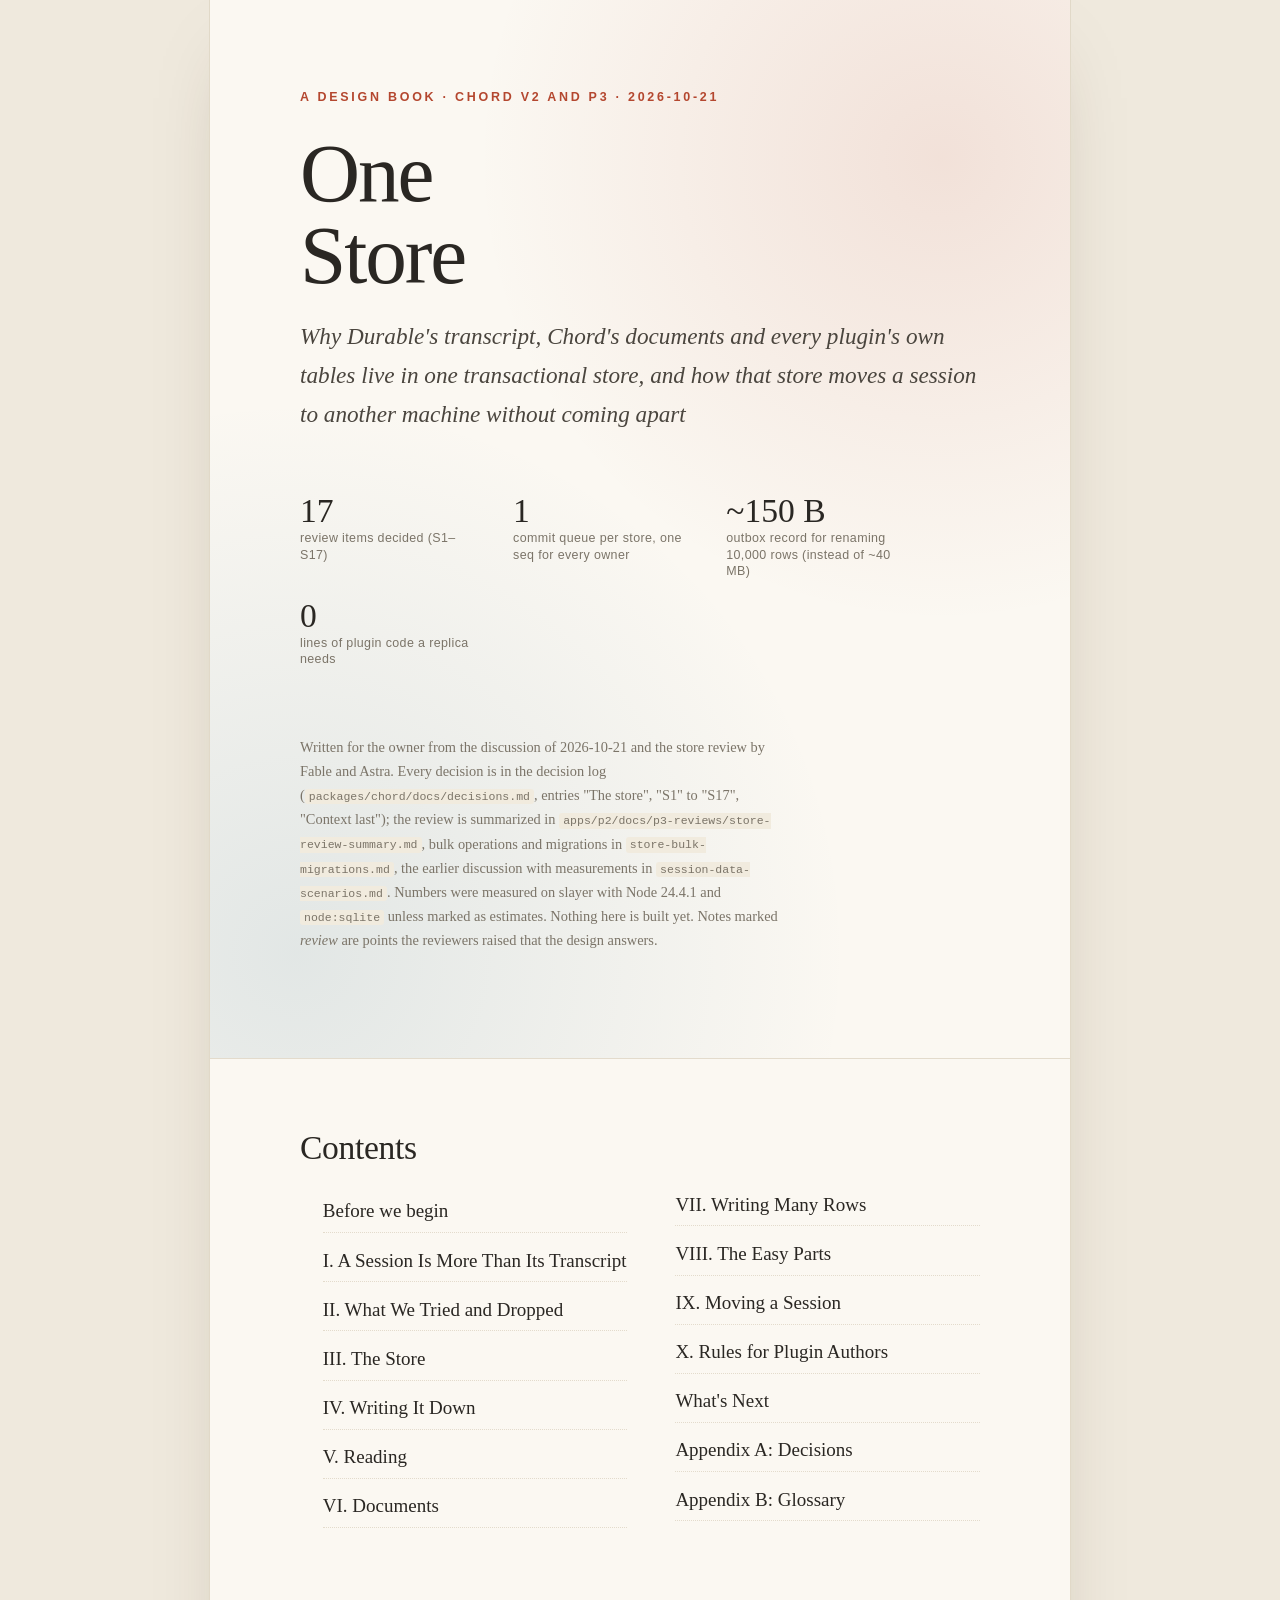
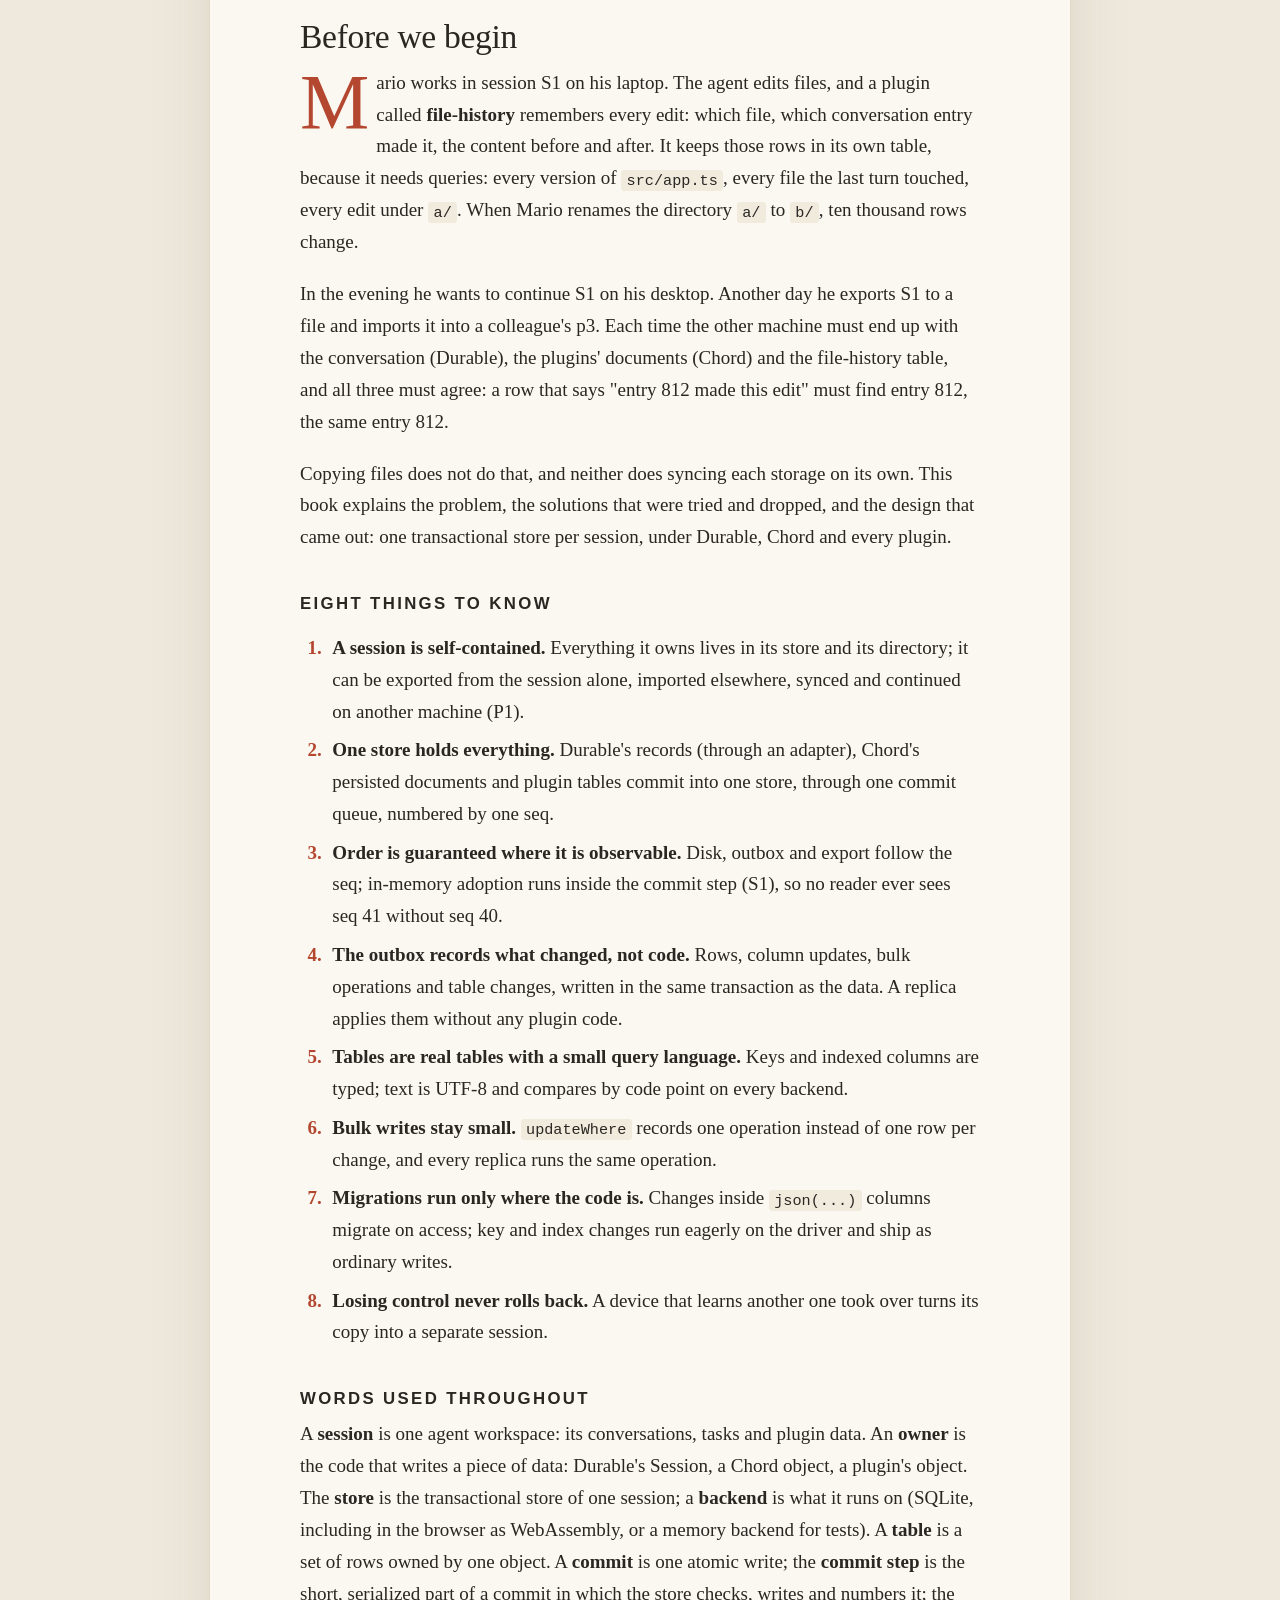
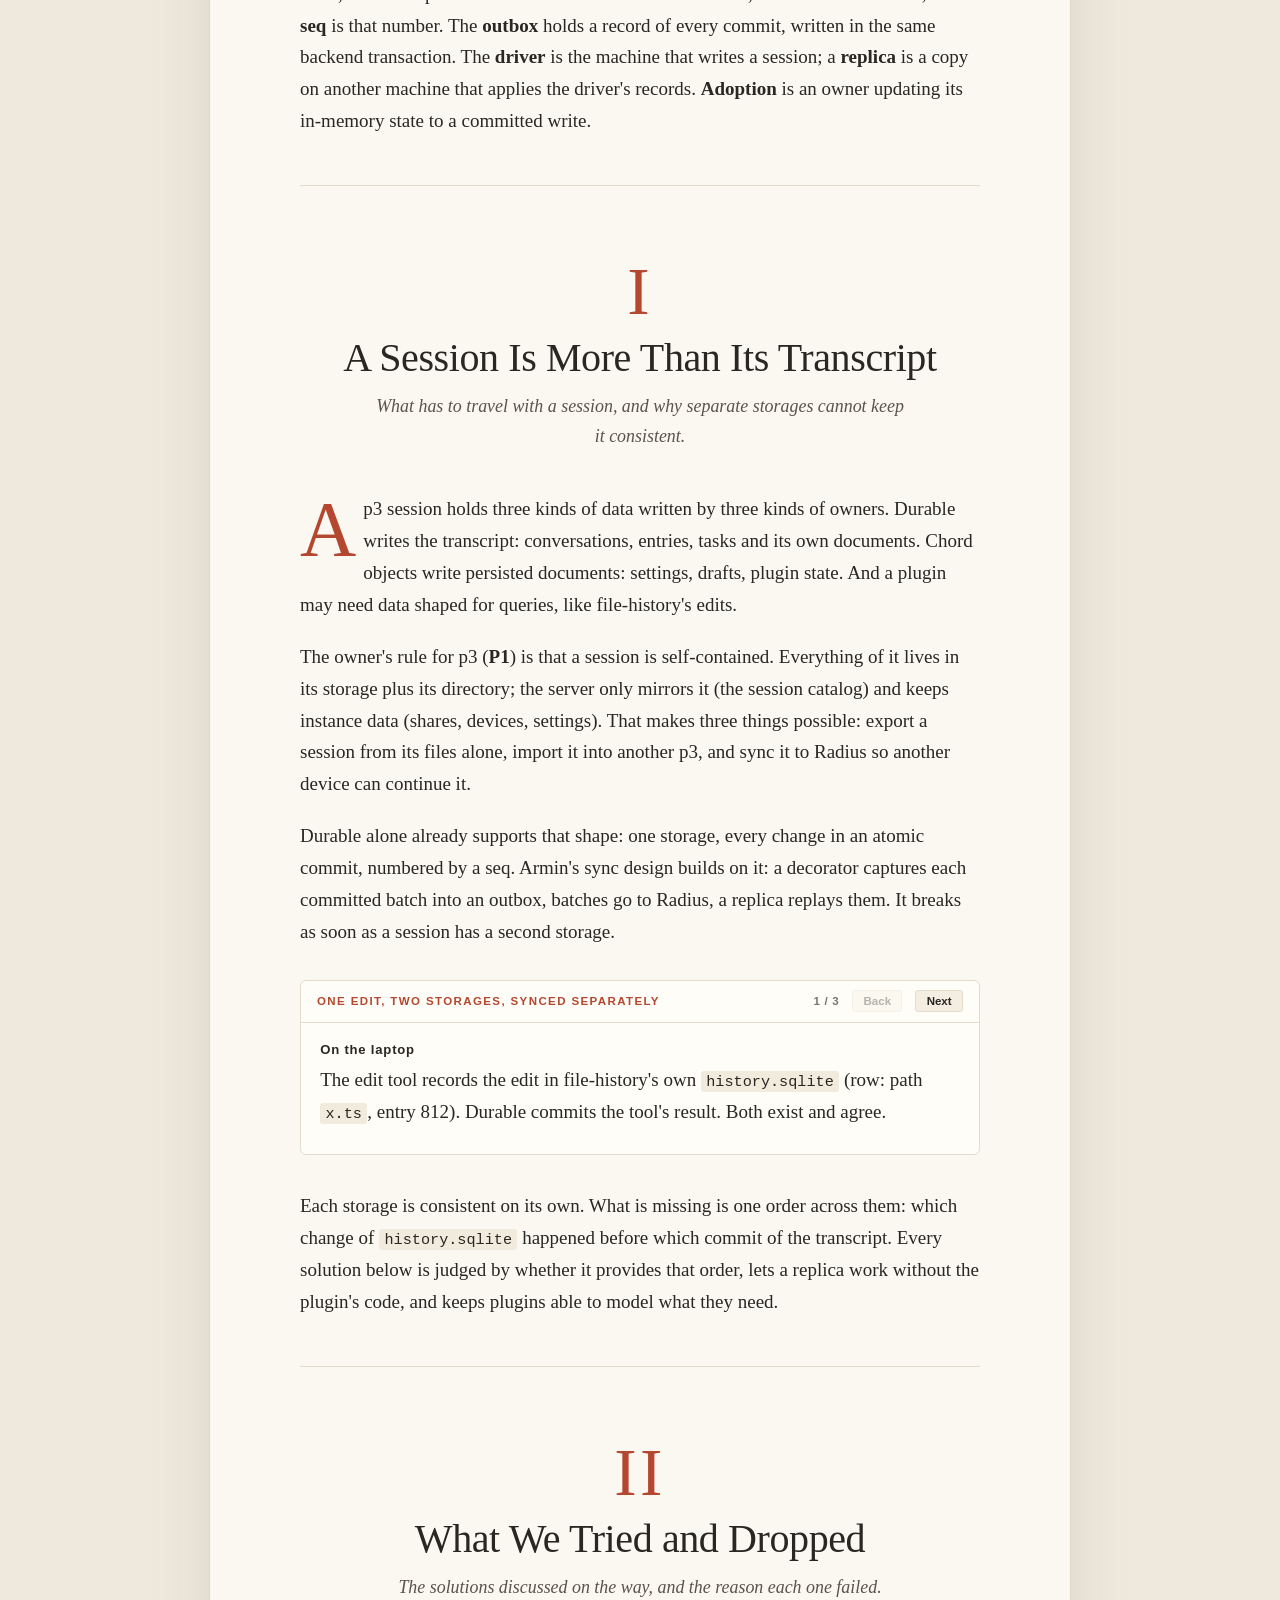
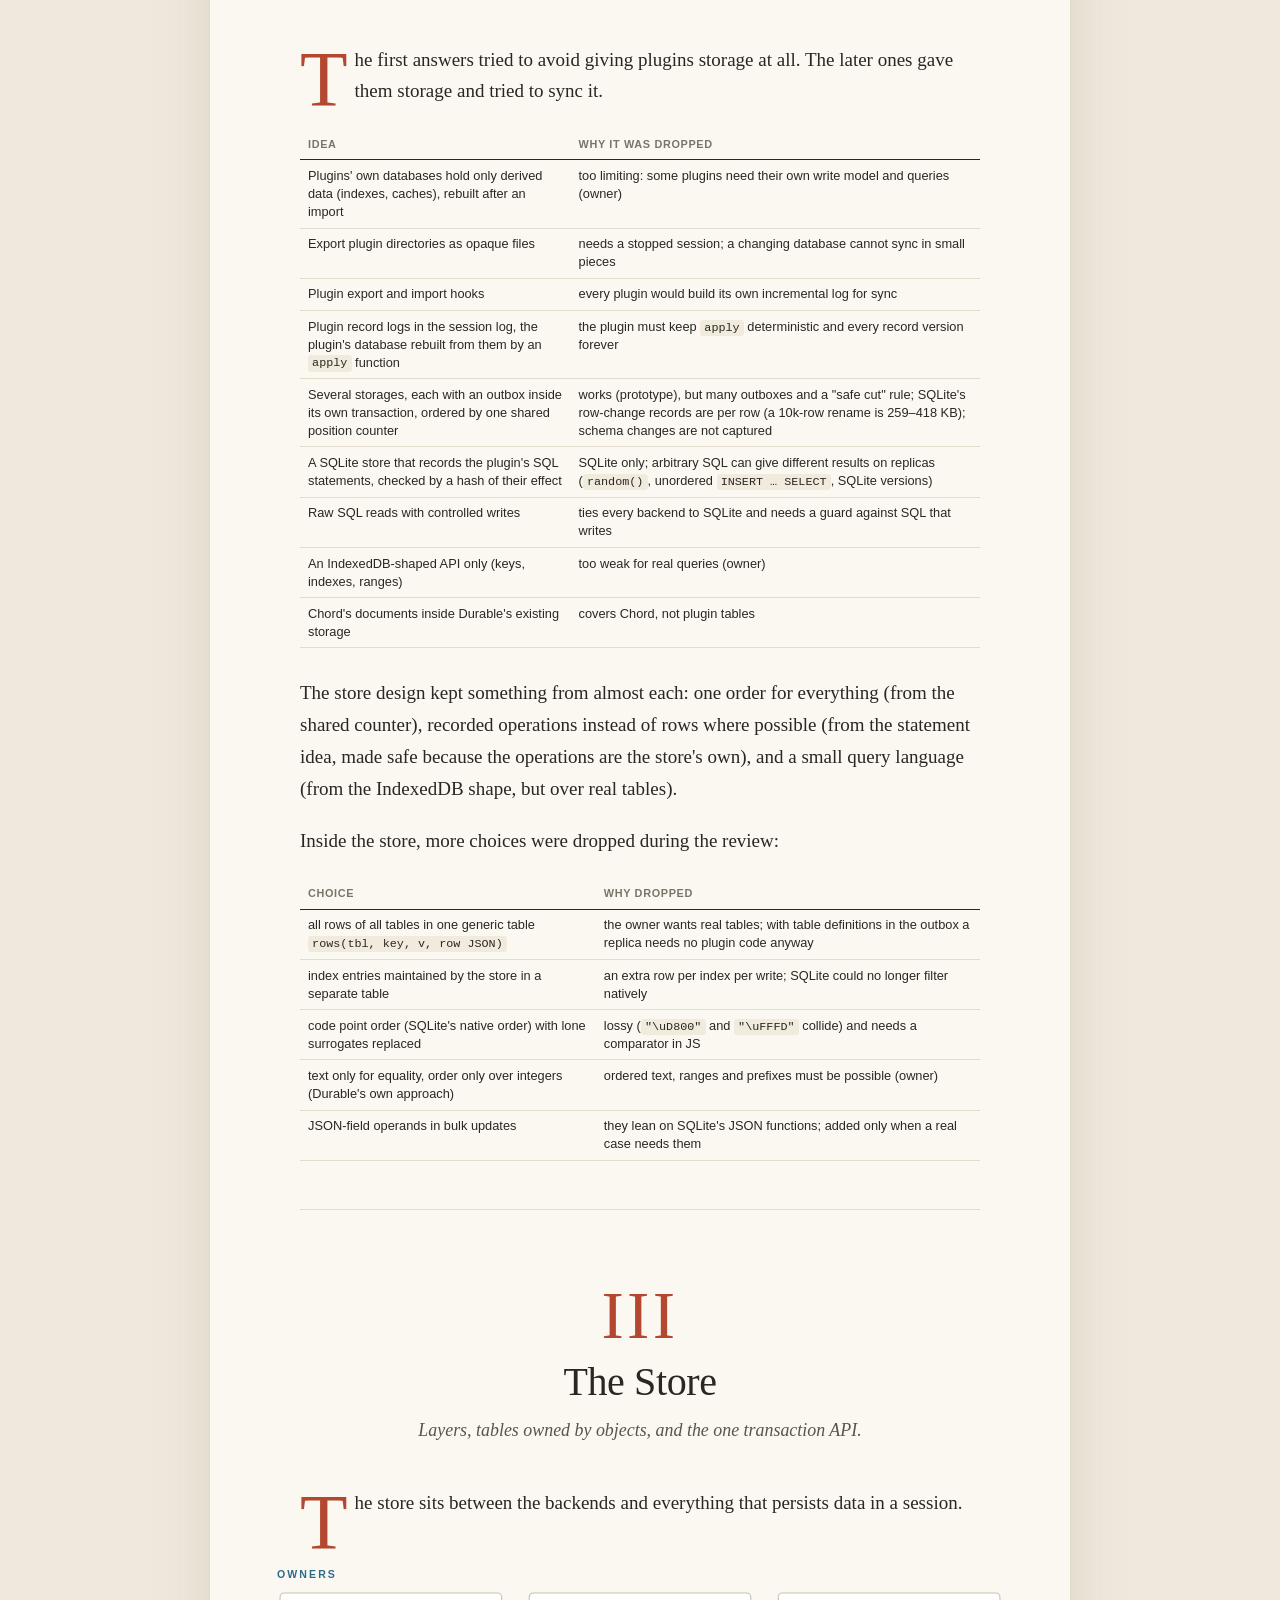
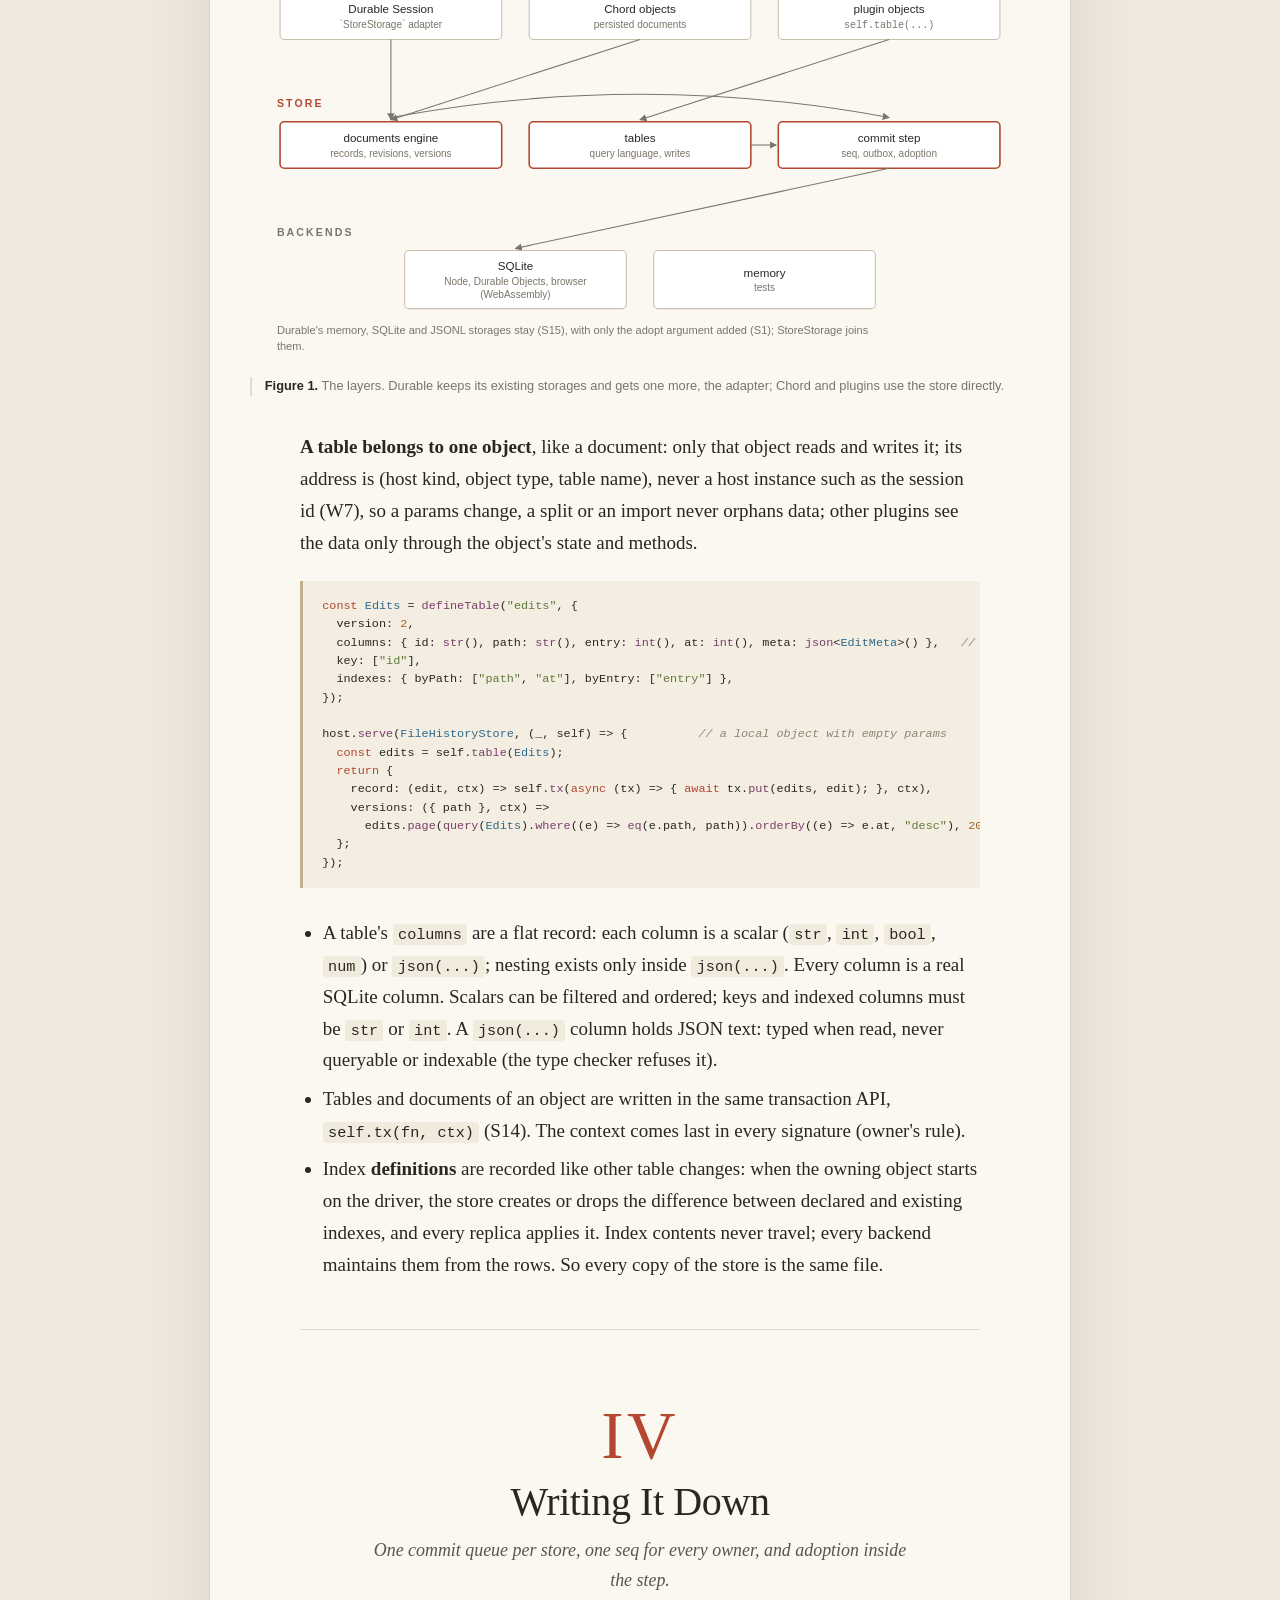
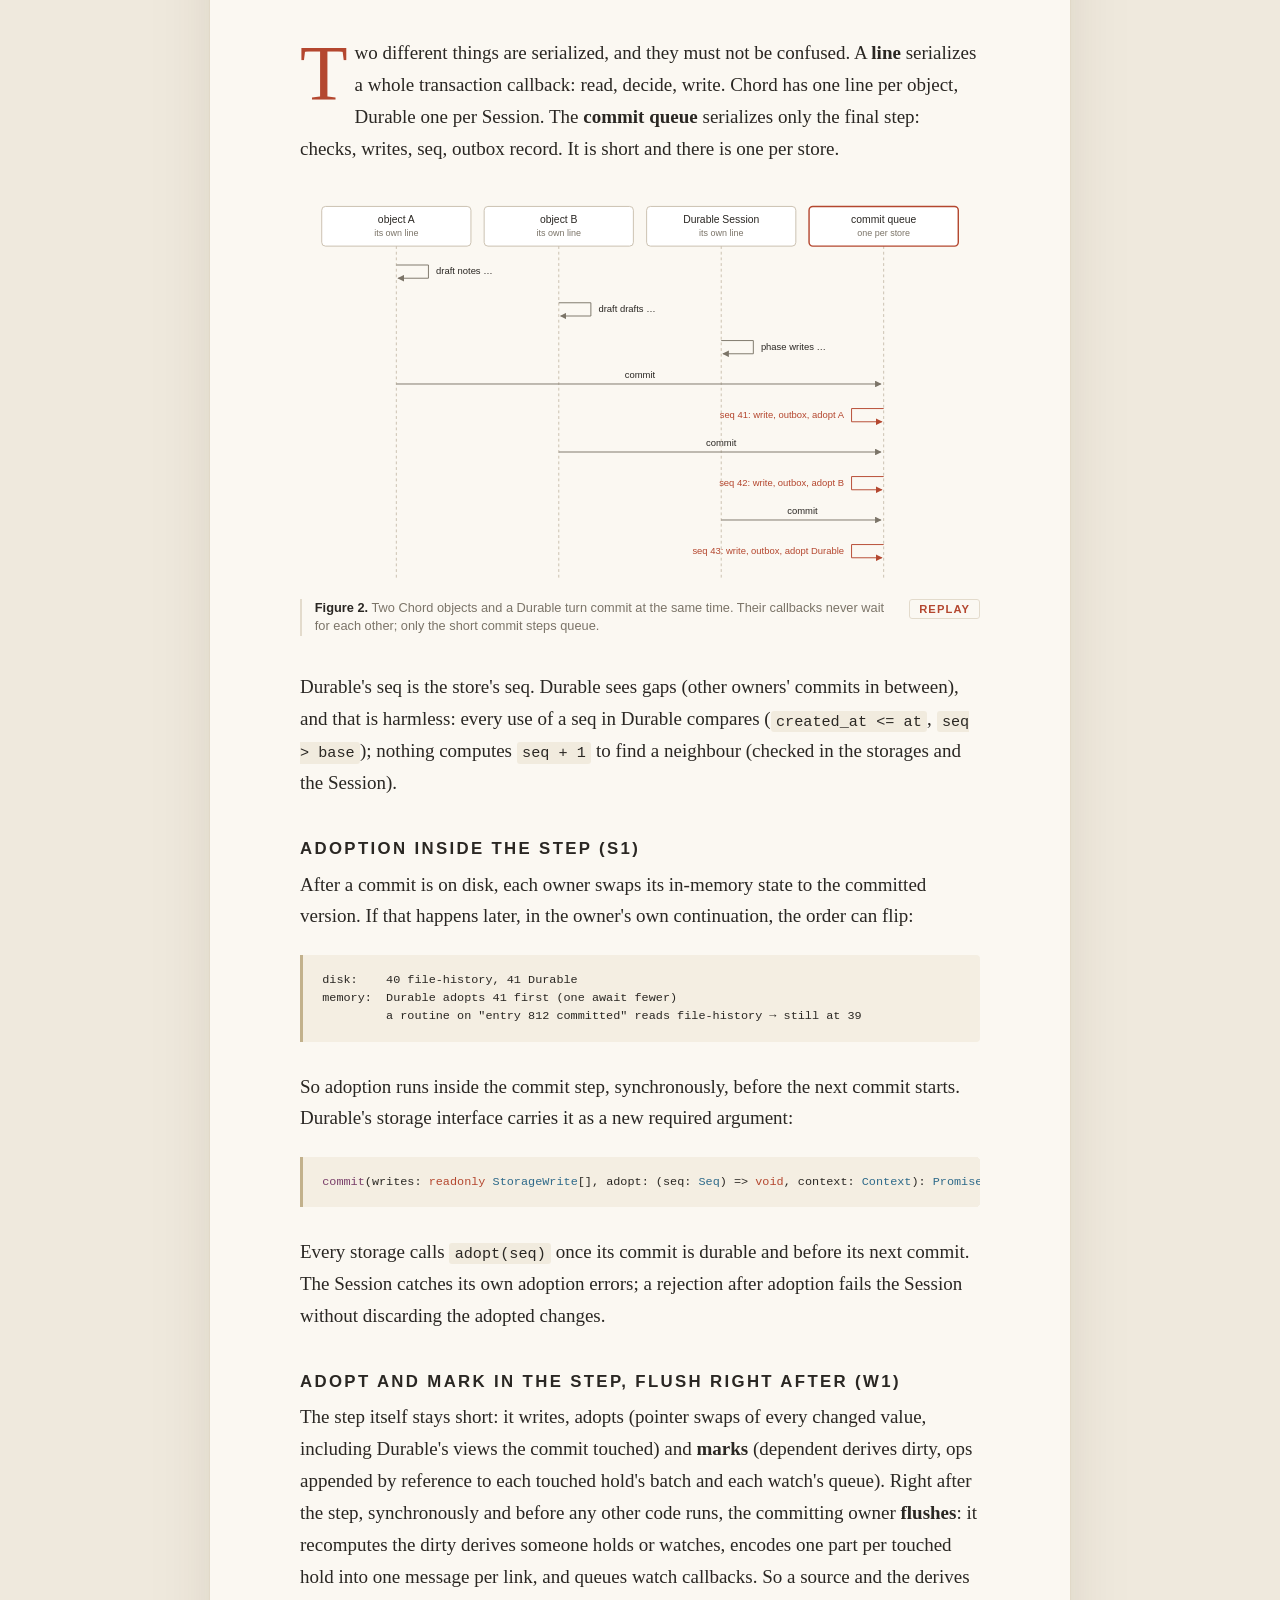
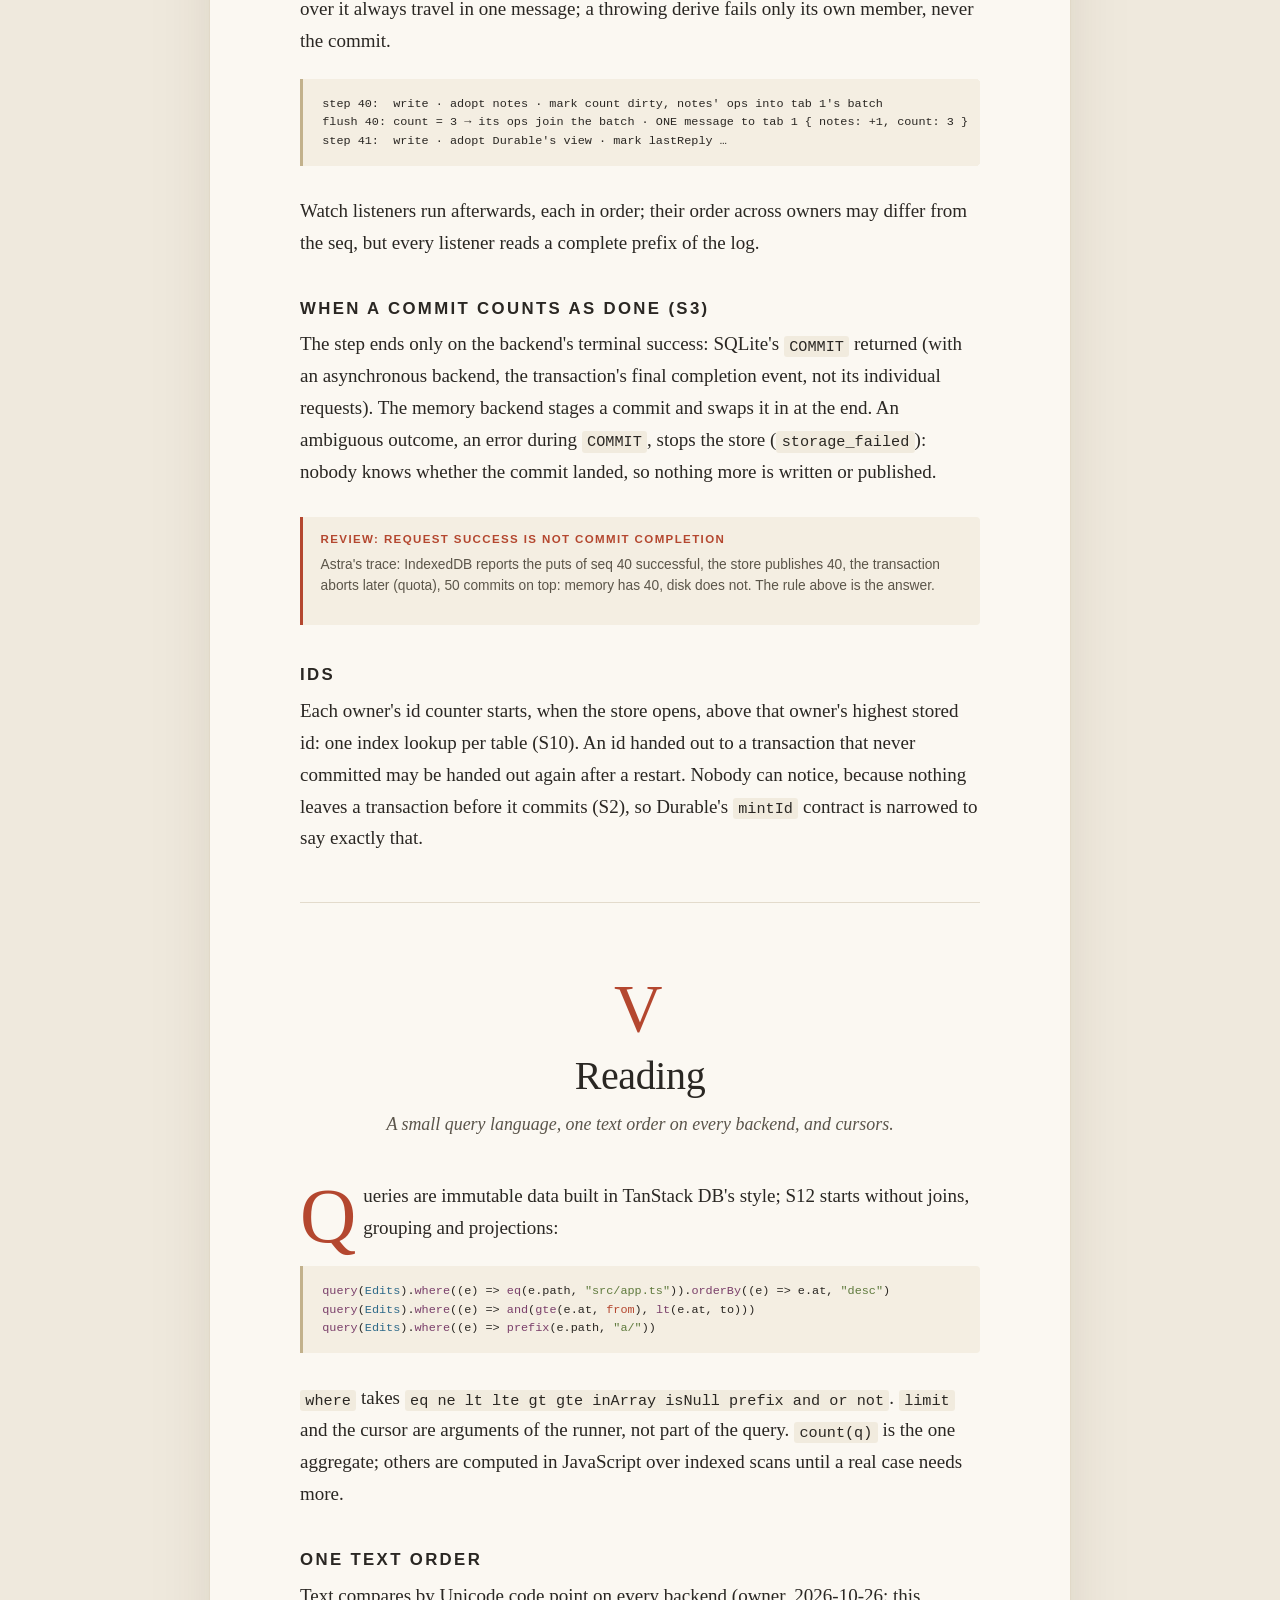
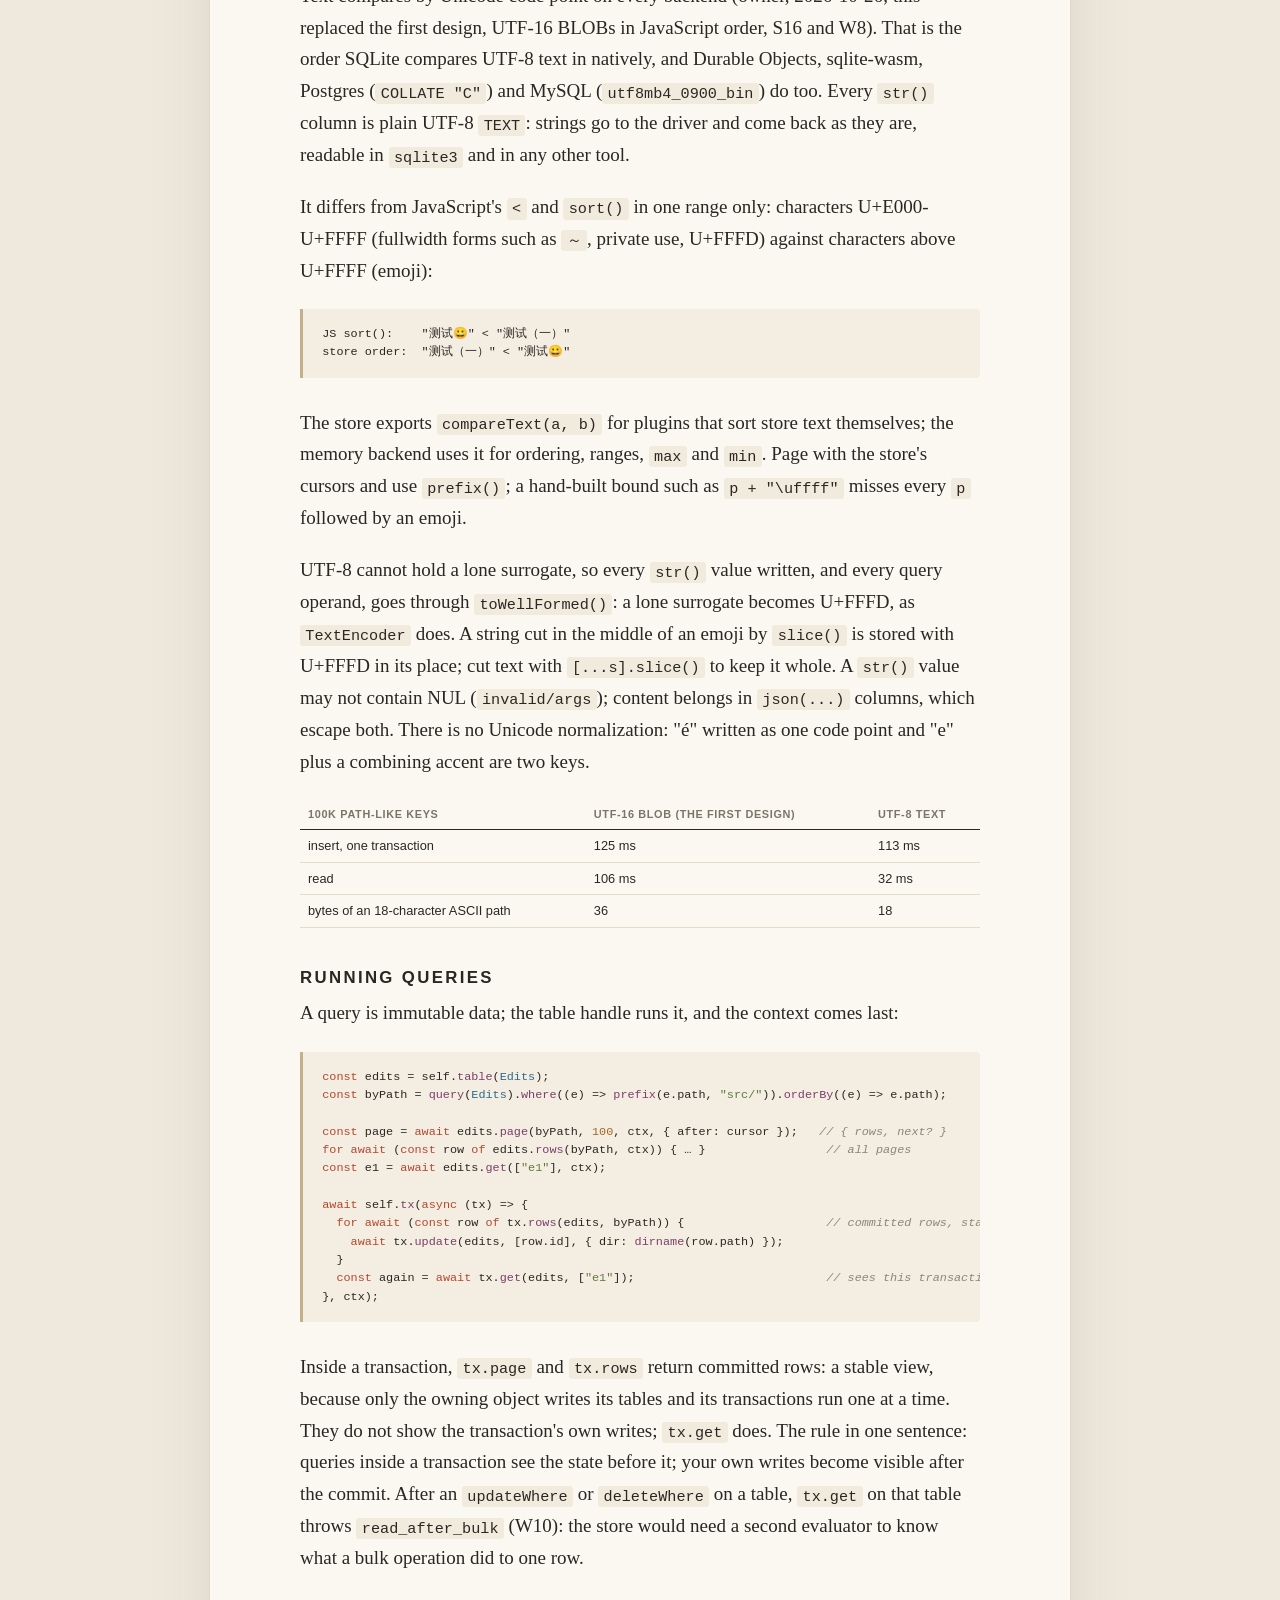
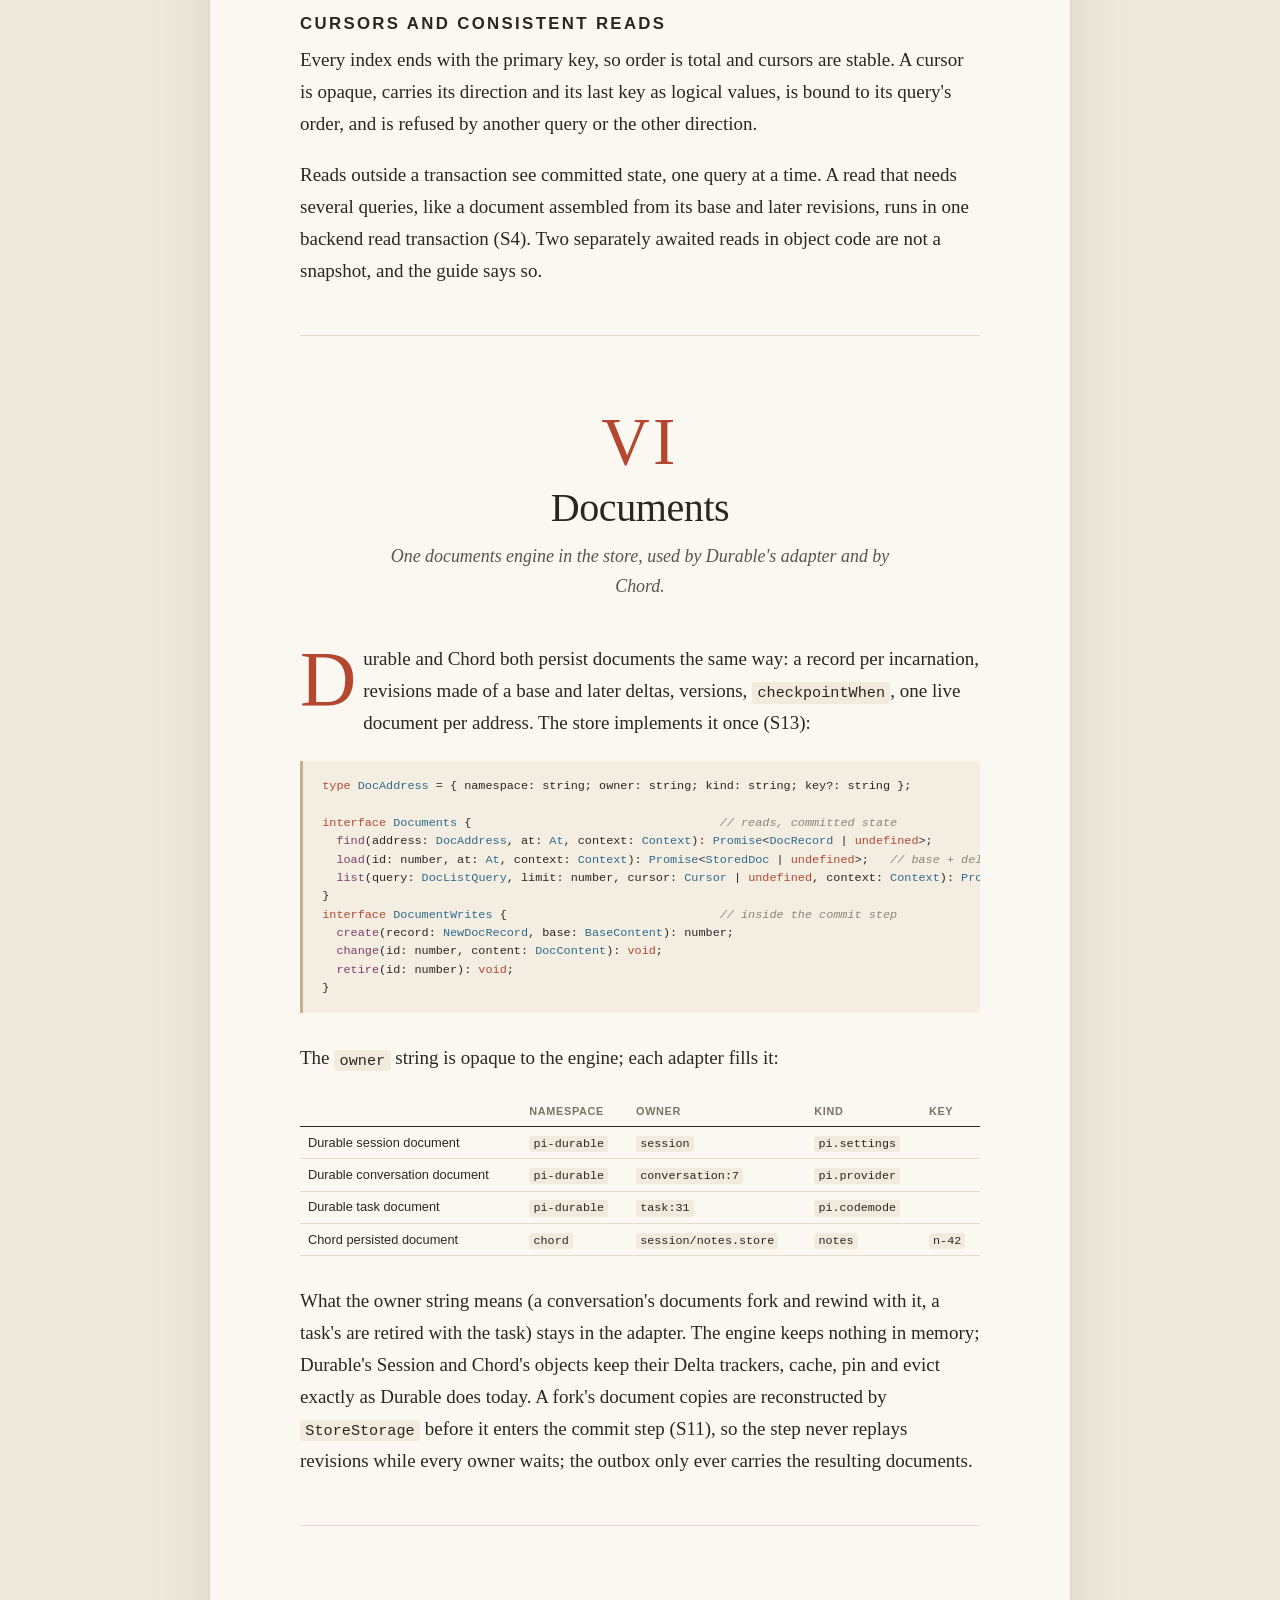
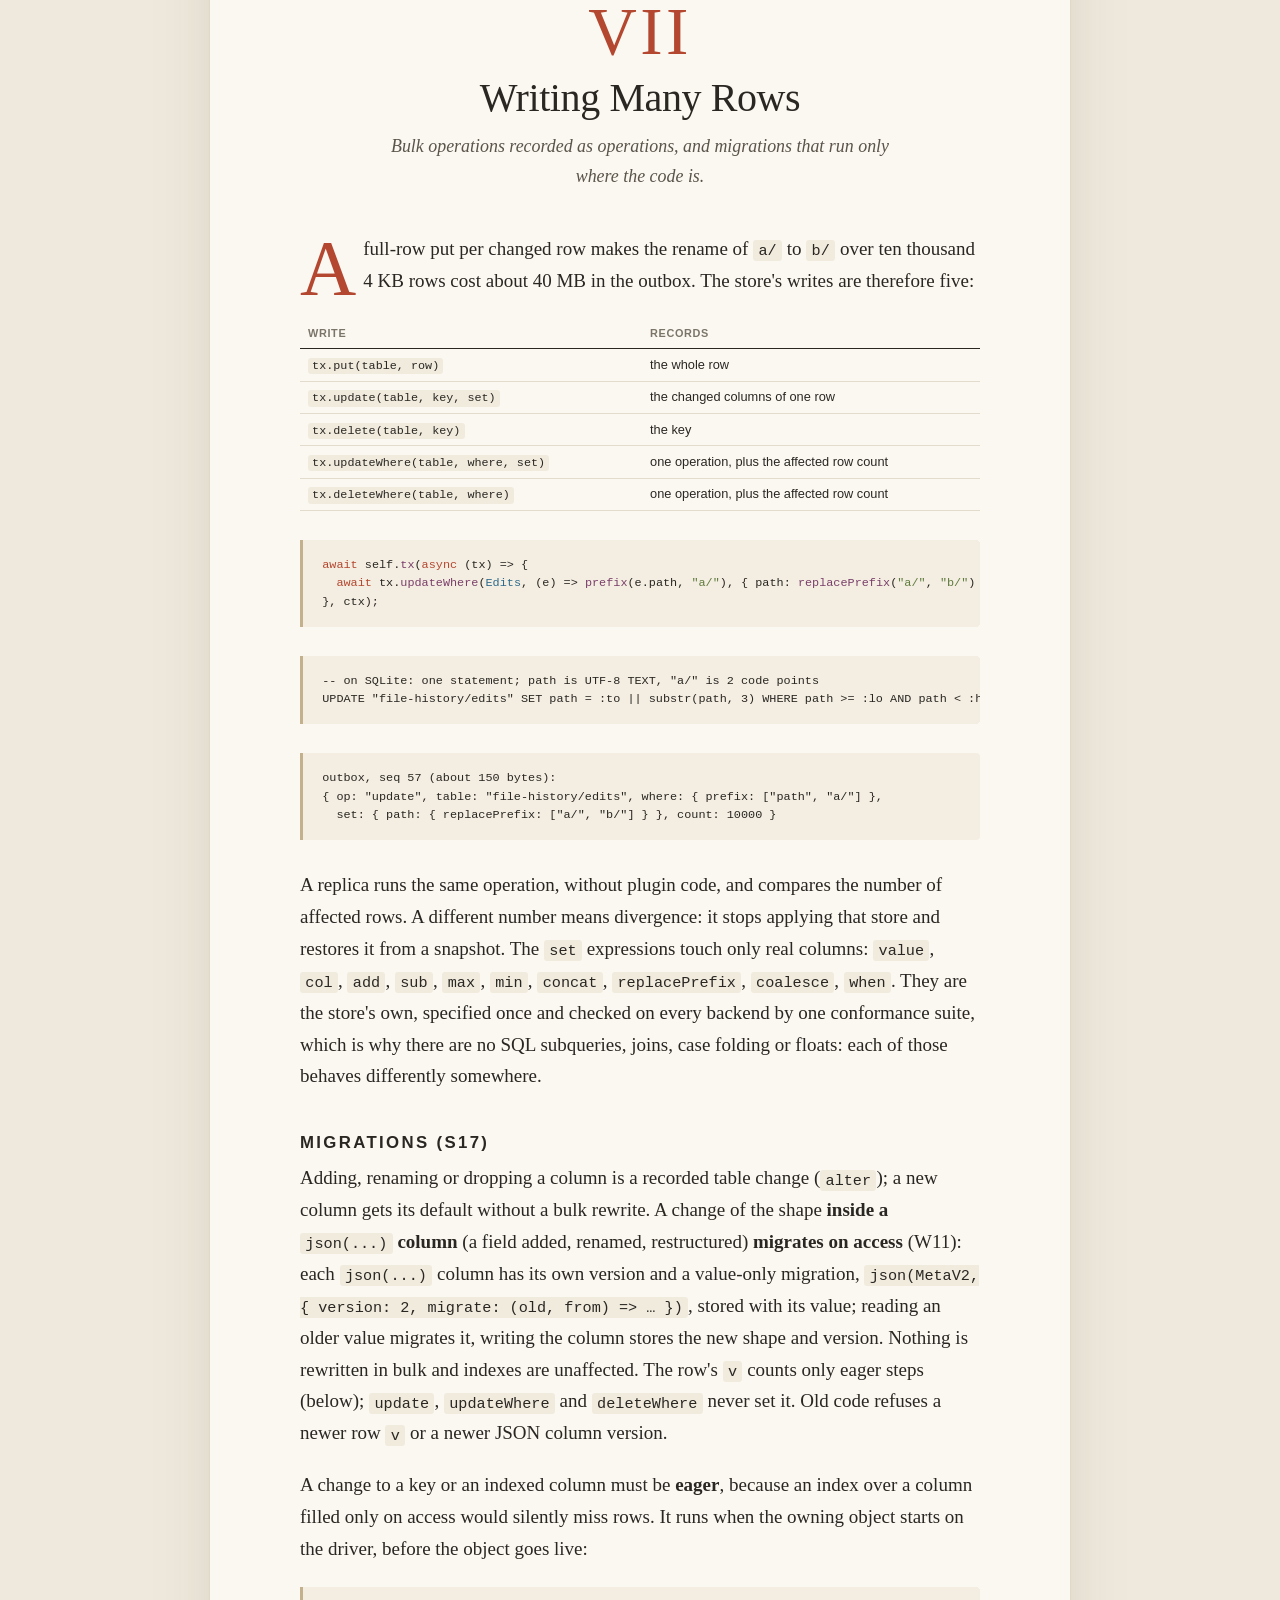
<file: packages/chord/docs/store/index.html>
<!doctype html>
<html lang="en"><head><meta charset="utf-8"><meta name="viewport" content="width=device-width,initial-scale=1">
<title>One Store: how a p3 session keeps, exports and syncs everything it owns</title>
<style>

:root{--paper:#fbf8f2;--ink:#2a2723;--muted:#7b7468;--rule:#e3dbcc;--accent:#b4472f;--blue:#2e6a8a;--sand:#c2b18c;--soft:#f4eee2}
*{box-sizing:border-box}
html{background:#efe9dd}
body{margin:0;color:var(--ink);font:19px/1.68 'Iowan Old Style','Palatino Linotype',Palatino,'Book Antiqua',Georgia,serif;
 -webkit-font-smoothing:antialiased;text-rendering:optimizeLegibility}
.book{max-width:860px;margin:0 auto;background:var(--paper);box-shadow:0 0 0 1px #e1d9c8,0 30px 80px -40px rgba(60,40,10,.35);padding:0 0 4rem}
.inner{padding:0 90px}
h1,h2,h3{font-weight:400;line-height:1.15}
h2{font-size:2.1rem;margin:.2em 0 .3em;letter-spacing:-.01em}
h3{font-size:1.05rem;text-transform:uppercase;letter-spacing:.14em;margin:2.4em 0 .6em;color:var(--ink);font-weight:600;
 font-family:'Avenir Next','Helvetica Neue',sans-serif}
p{margin:0 0 1.05em;hyphens:auto;text-align:left}
code{font:.8em/1 'SF Mono',Menlo,Consolas,monospace;background:#f1ebde;padding:.1em .35em;border-radius:3px}
pre{font:.74rem/1.55 'SF Mono',Menlo,Consolas,monospace;background:#f4eee2;border-left:3px solid var(--sand);padding:1rem 1.2rem;margin:1.4rem 0 1.8rem;
 overflow-x:auto;border-radius:0 4px 4px 0;white-space:pre;tab-size:2}
pre code{background:none;padding:0;font-size:1em}
em{font-style:italic}
a{color:var(--blue)}
.cover{min-height:92vh;display:flex;flex-direction:column;justify-content:center;padding:90px;background:
 radial-gradient(circle at 85% 15%,rgba(180,71,47,.13),transparent 40%),radial-gradient(circle at 10% 90%,rgba(46,106,138,.12),transparent 45%),var(--paper);
 border-bottom:1px solid var(--rule)}
.kicker{font:600 .78rem 'Avenir Next','Helvetica Neue',sans-serif;letter-spacing:.22em;text-transform:uppercase;color:var(--accent)}
.cover h1{font-size:5.2rem;line-height:.98;margin:.35em 0 .25em;letter-spacing:-.025em}
.subtitle{font-size:1.45rem;font-style:italic;color:#4a453e;max-width:30em;text-align:left}
.cover-stats,.stats{display:flex;flex-wrap:wrap;gap:1.2rem 2.4rem;margin:2.2rem 0}
.stats{margin:1.6rem 0 1.8rem;padding:1.1rem 0;border-top:1px solid var(--rule);border-bottom:1px solid var(--rule)}
.stat b{display:block;font-size:2.1rem;font-weight:400;line-height:1.1;font-variant-numeric:lining-nums}
.stat span{font:.78rem/1.3 'Avenir Next','Helvetica Neue',sans-serif;color:var(--muted);letter-spacing:.03em;display:block;max-width:14em}
.cover-note{font-size:.9rem;color:var(--muted);max-width:34em;text-align:left;margin-top:2rem}
.toc{padding:4rem 0 2rem}
.toc ol{list-style:none;padding:0;margin:1rem 0;columns:2;column-gap:3rem}
.toc li{padding:.3rem 0;border-bottom:1px dotted var(--rule);break-inside:avoid}
.toc a{color:var(--ink);text-decoration:none}
.toc a:hover{color:var(--accent)}
.preface{padding-top:2rem}
.findings{padding-left:1.4em}
.findings li{margin:.55em 0;padding-left:.3em}
.findings li::marker{color:var(--accent);font-weight:600}
.chapter{padding-top:4.5rem;margin-top:3rem;border-top:1px solid var(--rule)}
.opener{text-align:center;margin-bottom:2.6rem}
.numeral{font-size:4.2rem;color:var(--accent);line-height:1;font-variant:small-caps;letter-spacing:.05em}
.opener h2{font-size:2.5rem;margin:.25em 0}
.lede{font-style:italic;color:#5a544a;font-size:1.12rem;max-width:30em;margin:0 auto;text-align:center}
.dropcap::first-letter{float:left;font-size:4.1em;line-height:.82;padding:.06em .09em 0 0;color:var(--accent)}
.fig{margin:2rem 0 2.2rem}
.fig.wide{margin-left:-50px;margin-right:-50px}
.fig svg{display:block;margin:0 auto}
figcaption{font:.8rem/1.45 'Avenir Next','Helvetica Neue',sans-serif;color:var(--muted);margin-top:.7rem;padding-left:.8rem;border-left:2px solid var(--rule)}
.fignum{color:var(--ink);font-weight:600}
.note{font:.86rem/1.55 'Avenir Next','Helvetica Neue',sans-serif;color:#5b5549;background:#f4eee2;border-left:3px solid var(--sand);
 padding:.9rem 1.1rem;margin:1.8rem 0;border-radius:0 4px 4px 0}
.note.review{border-left-color:var(--accent)}
.note b.tag{font-weight:600;letter-spacing:.12em;text-transform:uppercase;font-size:.72rem;color:var(--accent);display:block;margin-bottom:.3rem}
.note code{font-size:.85em}
table{width:100%;border-collapse:collapse;margin:1.4rem 0 1.8rem;font:.8rem/1.4 'Avenir Next','Helvetica Neue',sans-serif}
th{text-align:left;font-weight:600;color:var(--muted);text-transform:uppercase;letter-spacing:.06em;font-size:.68rem;border-bottom:1.5px solid var(--ink);padding:.45rem .5rem}
td{padding:.42rem .5rem;border-bottom:1px solid var(--rule);vertical-align:top}
td code{font-size:.92em}
table.num td:not(:first-child),table.num th:not(:first-child){text-align:right}
.epilogue p{font-size:1.04em}
.appendix{font-size:.92em}
.appendix ul,.chapter ul{padding-left:1.2em}
.appendix li,.chapter li{margin:.4em 0}
.colophon{text-align:center;font:.78rem 'Avenir Next','Helvetica Neue',sans-serif;color:var(--muted);margin-top:4rem;letter-spacing:.05em}
@media (max-width:760px){.inner{padding:0 22px}.cover{padding:40px 22px}.cover h1{font-size:3.2rem}.fig.wide{margin-left:0;margin-right:0}
 .toc ol{columns:1}p{text-align:left}body{font-size:17px}}
@media print{html{background:#fff}.book{box-shadow:none}.chapter{break-before:page}.fig{break-inside:avoid}}
.transcript p b{font:600 .78rem 'Avenir Next','Helvetica Neue',sans-serif;letter-spacing:.08em;text-transform:uppercase;color:var(--accent);margin-right:.3em}
pre .tk-c{color:#8d8576;font-style:italic}pre .tk-s{color:#5f7a3d}pre .tk-n{color:#a0662a}pre .tk-k{color:#b4472f}pre .tk-t{color:#2e6a8a}pre .tk-f{color:#7a3f6a}
h4{font:600 .82rem 'Avenir Next','Helvetica Neue',sans-serif;letter-spacing:.06em;margin:1.8em 0 .5em;color:var(--muted)}
.inner ul,.inner ol:not(.findings){padding-left:1.2em}
.inner li{margin:.35em 0}
blockquote{margin:1.4rem 0;padding:.2rem 0 .2rem 1.2rem;border-left:3px solid var(--rule);color:#5a544a;font-style:italic}
.fig svg text{dominant-baseline:auto}
.fig .replay{font:600 .7rem 'Avenir Next','Helvetica Neue',sans-serif;letter-spacing:.1em;text-transform:uppercase;color:var(--accent);
 background:none;border:1px solid var(--rule);border-radius:3px;padding:.2rem .55rem;margin:0 0 0 1rem;cursor:pointer;float:right}
.fig .replay:hover{border-color:var(--accent)}
.anim.armed .step{opacity:0}
.anim.armed.play .step{animation:stepIn .45s ease-out both;animation-delay:calc(var(--i) * var(--pace, .45s))}
.anim.armed.play .step.edge{animation-name:edgeIn}
@keyframes stepIn{from{opacity:0;transform:translateY(4px)}to{opacity:1;transform:none}}
@keyframes edgeIn{from{opacity:0}to{opacity:1}}
.steps{margin:2rem 0 2.2rem;border:1px solid var(--rule);border-radius:6px;background:#fffdf8}
.steps-head{display:flex;align-items:center;gap:.8rem;padding:.6rem 1rem;border-bottom:1px solid var(--rule);
 font:600 .72rem 'Avenir Next','Helvetica Neue',sans-serif;letter-spacing:.12em;text-transform:uppercase;color:var(--accent)}
.steps-head .title{flex:1}
.steps-head .count{color:var(--muted);letter-spacing:.06em}
.steps-head button{font:600 .72rem 'Avenir Next','Helvetica Neue',sans-serif;color:var(--ink);background:var(--soft);border:1px solid var(--rule);
 border-radius:3px;padding:.25rem .65rem;cursor:pointer}
.steps-head button:disabled{opacity:.35;cursor:default}
.step-panel{padding:1rem 1.2rem .4rem}
.step-panel>h4:first-child{margin-top:.2rem;color:var(--ink)}
.steps.js .step-panel{display:none}
.steps.js .step-panel.on{display:block}
.steps:not(.js) .steps-head button,.steps:not(.js) .steps-head .count{display:none}
.steps:not(.js) .step-panel+.step-panel{border-top:1px dashed var(--rule)}
.fig figcaption{display:flow-root}
.fig svg{max-width:100%;height:auto}
table{max-width:100%}
@media (max-width:760px){.inner{padding:0 20px}.cover{padding:48px 22px}.cover h1{font-size:3.2rem}.fig.wide{margin-left:0;margin-right:0}table{display:block;overflow-x:auto}.toc ol{columns:1}}
</style>


</head>
<body><div class="book">
<section class="cover">
  <div class="kicker">A design book · Chord v2 and p3 · 2026-10-21</div>
  <h1>One<br>Store</h1>
  <p class="subtitle">Why Durable&#39;s transcript, Chord&#39;s documents and every plugin&#39;s own tables live in one transactional store, and how that store moves a session to another machine without coming apart</p>
  <div class="cover-stats"><div class="stat"><b>17</b><span>review items decided (S1–S17)</span></div><div class="stat"><b>1</b><span>commit queue per store, one seq for every owner</span></div><div class="stat"><b>~150 B</b><span>outbox record for renaming 10,000 rows (instead of ~40 MB)</span></div><div class="stat"><b>0</b><span>lines of plugin code a replica needs</span></div></div>
  <div class="cover-note"><p>Written for the owner from the discussion of 2026-10-21 and the store review by Fable and Astra. Every decision is in
the decision log (<code>packages/chord/docs/decisions.md</code>, entries &quot;The store&quot;, &quot;S1&quot; to &quot;S17&quot;, &quot;Context last&quot;); the
review is summarized in <code>apps/p2/docs/p3-reviews/store-review-summary.md</code>, bulk operations and migrations in
<code>store-bulk-migrations.md</code>, the earlier discussion with measurements in <code>session-data-scenarios.md</code>. Numbers were
measured on slayer with Node 24.4.1 and <code>node:sqlite</code> unless marked as estimates. Nothing here is built yet. Notes
marked <em>review</em> are points the reviewers raised that the design answers.</p>
</div>
</section><div class="inner">
<nav class="toc"><h2>Contents</h2><ol>
<li><a href="#before-we-begin">Before we begin</a></li>
<li><a href="#problem">I. A Session Is More Than Its Transcript</a></li>
<li><a href="#dropped">II. What We Tried and Dropped</a></li>
<li><a href="#store">III. The Store</a></li>
<li><a href="#commit">IV. Writing It Down</a></li>
<li><a href="#reading">V. Reading</a></li>
<li><a href="#documents">VI. Documents</a></li>
<li><a href="#bulk">VII. Writing Many Rows</a></li>
<li><a href="#easy">VIII. The Easy Parts</a></li>
<li><a href="#sync">IX. Moving a Session</a></li>
<li><a href="#rules">X. Rules for Plugin Authors</a></li>
<li><a href="#what-s-next">What&#39;s Next</a></li>
<li><a href="#decisions">Appendix A: Decisions</a></li>
<li><a href="#glossary">Appendix B: Glossary</a></li>
</ol></nav>

<section class="preface" id="before-we-begin">
<h2>Before we begin</h2>
<p class="dropcap">Mario works in session S1 on his laptop. The agent edits files, and a plugin called <strong>file-history</strong> remembers every
edit: which file, which conversation entry made it, the content before and after. It keeps those rows in its own table,
because it needs queries: every version of <code>src/app.ts</code>, every file the last turn touched, every edit under <code>a/</code>. When
Mario renames the directory <code>a/</code> to <code>b/</code>, ten thousand rows change.</p>
<p>In the evening he wants to continue S1 on his desktop. Another day he exports S1 to a file and imports it into a
colleague&#39;s p3. Each time the other machine must end up with the conversation (Durable), the plugins&#39; documents (Chord)
and the file-history table, and all three must agree: a row that says &quot;entry 812 made this edit&quot; must find entry 812,
the same entry 812.</p>
<p>Copying files does not do that, and neither does syncing each storage on its own. This book explains the problem, the
solutions that were tried and dropped, and the design that came out: one transactional store per session, under
Durable, Chord and every plugin.</p>
<h3 id="eight-things-to-know">Eight things to know</h3>
<ol class="findings">
<li><strong>A session is self-contained.</strong> Everything it owns lives in its store and its directory; it can be exported from
the session alone, imported elsewhere, synced and continued on another machine (P1).</li>
<li><strong>One store holds everything.</strong> Durable&#39;s records (through an adapter), Chord&#39;s persisted documents and plugin
tables commit into one store, through one commit queue, numbered by one seq.</li>
<li><strong>Order is guaranteed where it is observable.</strong> Disk, outbox and export follow the seq; in-memory adoption runs
inside the commit step (S1), so no reader ever sees seq 41 without seq 40.</li>
<li><strong>The outbox records what changed, not code.</strong> Rows, column updates, bulk operations and table changes, written in
the same transaction as the data. A replica applies them without any plugin code.</li>
<li><strong>Tables are real tables with a small query language.</strong> Keys and indexed columns are typed; text is UTF-8 and
compares by code point on every backend.</li>
<li><strong>Bulk writes stay small.</strong> <code>updateWhere</code> records one operation instead of one row per change, and every replica runs
the same operation.</li>
<li><strong>Migrations run only where the code is.</strong> Changes inside <code>json(...)</code> columns migrate on access; key and index changes run eagerly on the
driver and ship as ordinary writes.</li>
<li><strong>Losing control never rolls back.</strong> A device that learns another one took over turns its copy into a separate
session.</li>
</ol>
<h3 id="words-used-throughout">Words used throughout</h3>
<p>A <strong>session</strong> is one agent workspace: its conversations, tasks and plugin data. An <strong>owner</strong> is the code that writes a
piece of data: Durable&#39;s Session, a Chord object, a plugin&#39;s object. The <strong>store</strong> is the transactional store of one
session; a <strong>backend</strong> is what it runs on (SQLite, including in the browser as WebAssembly, or a memory backend for tests). A <strong>table</strong> is a set of
rows owned by one object. A <strong>commit</strong> is one atomic write; the <strong>commit step</strong> is the short, serialized part of a commit
in which the store checks, writes and numbers it; the <strong>seq</strong> is that number. The <strong>outbox</strong> holds a record of every
commit, written in the same backend transaction. The <strong>driver</strong> is the machine that writes a session; a <strong>replica</strong> is
a copy on another machine that applies the driver&#39;s records. <strong>Adoption</strong> is an owner updating its in-memory state to a
committed write.</p>
</section>

<section class="chapter" id="problem"><header class="opener"><div class="numeral">I</div><h2>A Session Is More Than Its Transcript</h2><p class="lede">What has to travel with a session, and why separate storages cannot keep it consistent.</p></header>
<p class="dropcap">A p3 session holds three kinds of data written by three kinds of owners. Durable writes the transcript: conversations,
entries, tasks and its own documents. Chord objects write persisted documents: settings, drafts, plugin state. And a
plugin may need data shaped for queries, like file-history&#39;s edits.</p>
<p>The owner&#39;s rule for p3 (<strong>P1</strong>) is that a session is self-contained. Everything of it lives in its storage plus its
directory; the server only mirrors it (the session catalog) and keeps instance data (shares, devices, settings). That
makes three things possible: export a session from its files alone, import it into another p3, and sync it to Radius
so another device can continue it.</p>
<p>Durable alone already supports that shape: one storage, every change in an atomic commit, numbered by a seq. Armin&#39;s
sync design builds on it: a decorator captures each committed batch into an outbox, batches go to Radius, a replica
replays them. It breaks as soon as a session has a second storage.</p>
<div class="steps"><div class="steps-head"><span class="title">One edit, two storages, synced separately</span><span class="count"></span><button class="prev" type="button">Back</button><button class="next" type="button">Next</button></div><div class="step-panel"><h4>On the laptop</h4><p>The edit tool records the edit in file-history&#39;s own <code>history.sqlite</code> (row: path <code>x.ts</code>, entry 812). Durable commits
the tool&#39;s result. Both exist and agree.</p>
</div><div class="step-panel"><h4>The history arrives first</h4><p>The desktop has received <code>history.sqlite</code> up to the edit, but Durable&#39;s log only up to the commit before. The row says
entry 812 made the edit; the desktop has no entry 812.</p>
</div><div class="step-panel"><h4>Mario takes over now</h4><p>The laptop is closed; the desktop becomes the driver and writes its next entry, which gets id 812: a different
message. The row now points to the wrong entry, for good.</p>
</div></div>
<p>Each storage is consistent on its own. What is missing is one order across them: which change of <code>history.sqlite</code>
happened before which commit of the transcript. Every solution below is judged by whether it provides that order,
lets a replica work without the plugin&#39;s code, and keeps plugins able to model what they need.</p>
</section>

<section class="chapter" id="dropped"><header class="opener"><div class="numeral">II</div><h2>What We Tried and Dropped</h2><p class="lede">The solutions discussed on the way, and the reason each one failed.</p></header>
<p class="dropcap">The first answers tried to avoid giving plugins storage at all. The later ones gave them storage and tried to sync it.</p>
<table>
<thead>
<tr>
<th>Idea</th>
<th>Why it was dropped</th>
</tr>
</thead>
<tbody><tr>
<td>Plugins&#39; own databases hold only derived data (indexes, caches), rebuilt after an import</td>
<td>too limiting: some plugins need their own write model and queries (owner)</td>
</tr>
<tr>
<td>Export plugin directories as opaque files</td>
<td>needs a stopped session; a changing database cannot sync in small pieces</td>
</tr>
<tr>
<td>Plugin export and import hooks</td>
<td>every plugin would build its own incremental log for sync</td>
</tr>
<tr>
<td>Plugin record logs in the session log, the plugin&#39;s database rebuilt from them by an <code>apply</code> function</td>
<td>the plugin must keep <code>apply</code> deterministic and every record version forever</td>
</tr>
<tr>
<td>Several storages, each with an outbox inside its own transaction, ordered by one shared position counter</td>
<td>works (prototype), but many outboxes and a &quot;safe cut&quot; rule; SQLite&#39;s row-change records are per row (a 10k-row rename is 259–418 KB); schema changes are not captured</td>
</tr>
<tr>
<td>A SQLite store that records the plugin&#39;s SQL statements, checked by a hash of their effect</td>
<td>SQLite only; arbitrary SQL can give different results on replicas (<code>random()</code>, unordered <code>INSERT … SELECT</code>, SQLite versions)</td>
</tr>
<tr>
<td>Raw SQL reads with controlled writes</td>
<td>ties every backend to SQLite and needs a guard against SQL that writes</td>
</tr>
<tr>
<td>An IndexedDB-shaped API only (keys, indexes, ranges)</td>
<td>too weak for real queries (owner)</td>
</tr>
<tr>
<td>Chord&#39;s documents inside Durable&#39;s existing storage</td>
<td>covers Chord, not plugin tables</td>
</tr>
</tbody></table>
<p>The store design kept something from almost each: one order for everything (from the shared counter), recorded
operations instead of rows where possible (from the statement idea, made safe because the operations are the store&#39;s
own), and a small query language (from the IndexedDB shape, but over real tables).</p>
<p>Inside the store, more choices were dropped during the review:</p>
<table>
<thead>
<tr>
<th>Choice</th>
<th>Why dropped</th>
</tr>
</thead>
<tbody><tr>
<td>all rows of all tables in one generic table <code>rows(tbl, key, v, row JSON)</code></td>
<td>the owner wants real tables; with table definitions in the outbox a replica needs no plugin code anyway</td>
</tr>
<tr>
<td>index entries maintained by the store in a separate table</td>
<td>an extra row per index per write; SQLite could no longer filter natively</td>
</tr>
<tr>
<td>code point order (SQLite&#39;s native order) with lone surrogates replaced</td>
<td>lossy (<code>&quot;\uD800&quot;</code> and <code>&quot;\uFFFD&quot;</code> collide) and needs a comparator in JS</td>
</tr>
<tr>
<td>text only for equality, order only over integers (Durable&#39;s own approach)</td>
<td>ordered text, ranges and prefixes must be possible (owner)</td>
</tr>
<tr>
<td>JSON-field operands in bulk updates</td>
<td>they lean on SQLite&#39;s JSON functions; added only when a real case needs them</td>
</tr>
</tbody></table>
</section>

<section class="chapter" id="store"><header class="opener"><div class="numeral">III</div><h2>The Store</h2><p class="lede">Layers, tables owned by objects, and the one transaction API.</p></header>
<p class="dropcap">The store sits between the backends and everything that persists data in a session.</p>
<figure class="fig wide"><svg viewBox="0 0 720 389" width="100%" role="img" aria-label="The layers. Durable keeps its existing storages and gets one more, the adapter; Chord and plugins use the store directly." xmlns="http://www.w3.org/2000/svg" style="font-family:'Avenir Next','Helvetica Neue',Helvetica,Arial,sans-serif;max-width:760px"><defs><marker id="f1m" viewBox="0 0 8 8" refX="7" refY="4" markerWidth="7" markerHeight="7" orient="auto"><path d="M0,0 L8,4 L0,8 z" fill="#7b7468"/></marker><marker id="f1a" viewBox="0 0 8 8" refX="7" refY="4" markerWidth="7" markerHeight="7" orient="auto"><path d="M0,0 L8,4 L0,8 z" fill="#b4472f"/></marker><marker id="f1b" viewBox="0 0 8 8" refX="7" refY="4" markerWidth="7" markerHeight="7" orient="auto"><path d="M0,0 L8,4 L0,8 z" fill="#2e6a8a"/></marker></defs><text x="16" y="22" font-size="10" fill="#2e6a8a" text-anchor="start" font-weight="600" letter-spacing="2">OWNERS</text><text x="16" y="144" font-size="10" fill="#b4472f" text-anchor="start" font-weight="600" letter-spacing="2">STORE</text><text x="16" y="266" font-size="10" fill="#7b7468" text-anchor="start" font-weight="600" letter-spacing="2">BACKENDS</text><rect x="19" y="36" width="210" height="44" rx="4" fill="#fff" stroke="#c9bfae"/><text x="124" y="55.3" font-size="11" fill="#2a2723" text-anchor="middle">Durable Session</text><text x="124" y="69.3" font-size="9.5" fill="#7b7468" text-anchor="middle">`StoreStorage` adapter</text><rect x="255" y="36" width="210" height="44" rx="4" fill="#fff" stroke="#c9bfae"/><text x="360" y="55.3" font-size="11" fill="#2a2723" text-anchor="middle">Chord objects</text><text x="360" y="69.3" font-size="9.5" fill="#7b7468" text-anchor="middle">persisted documents</text><rect x="491" y="36" width="210" height="44" rx="4" fill="#fff" stroke="#c9bfae"/><text x="596" y="55.3" font-size="11" fill="#2a2723" text-anchor="middle">plugin objects</text><text x="596" y="69.3" font-size="9.5" fill="#7b7468" text-anchor="middle" font-family="Menlo,monospace">self.table(...)</text><rect x="19" y="158" width="210" height="44" rx="4" fill="#fff" stroke="#b4472f" stroke-width="1.5"/><text x="124" y="177.3" font-size="11" fill="#2a2723" text-anchor="middle">documents engine</text><text x="124" y="191.3" font-size="9.5" fill="#7b7468" text-anchor="middle">records, revisions, versions</text><rect x="255" y="158" width="210" height="44" rx="4" fill="#fff" stroke="#b4472f" stroke-width="1.5"/><text x="360" y="177.3" font-size="11" fill="#2a2723" text-anchor="middle">tables</text><text x="360" y="191.3" font-size="9.5" fill="#7b7468" text-anchor="middle">query language, writes</text><rect x="491" y="158" width="210" height="44" rx="4" fill="#fff" stroke="#b4472f" stroke-width="1.5"/><text x="596" y="177.3" font-size="11" fill="#2a2723" text-anchor="middle">commit step</text><text x="596" y="191.3" font-size="9.5" fill="#7b7468" text-anchor="middle">seq, outbox, adoption</text><rect x="137" y="280" width="210" height="55" rx="4" fill="#fff" stroke="#c9bfae"/><text x="242" y="298.5" font-size="11" fill="#2a2723" text-anchor="middle">SQLite</text><text x="242" y="312.5" font-size="9.5" fill="#7b7468" text-anchor="middle">Node, Durable Objects, browser</text><text x="242" y="325" font-size="9.5" fill="#7b7468" text-anchor="middle">(WebAssembly)</text><rect x="373" y="280" width="210" height="55" rx="4" fill="#fff" stroke="#c9bfae"/><text x="478" y="304.8" font-size="11" fill="#2a2723" text-anchor="middle">memory</text><text x="478" y="318.8" font-size="9.5" fill="#7b7468" text-anchor="middle">tests</text><path d="M124 80 L124 156" fill="none" stroke="#7b7468" marker-end="url(#f1m)"/><path d="M360 80 L124 156" fill="none" stroke="#7b7468" marker-end="url(#f1m)"/><path d="M596 80 L360 156" fill="none" stroke="#7b7468" marker-end="url(#f1m)"/><path d="M124 154 Q360 110 596 154" fill="none" stroke="#7b7468" marker-end="url(#f1m)"/><path d="M465 180 L489 180" fill="none" stroke="#7b7468" marker-end="url(#f1m)"/><path d="M596 202 L242 278" fill="none" stroke="#7b7468" marker-end="url(#f1m)"/><text x="16" y="359" font-size="10.5" fill="#7b7468" text-anchor="start">Durable's memory, SQLite and JSONL storages stay (S15), with only the adopt argument added (S1); StoreStorage joins</text><text x="16" y="374" font-size="10.5" fill="#7b7468" text-anchor="start">them.</text></svg><figcaption><span class="fignum">Figure 1.</span> The layers. Durable keeps its existing storages and gets one more, the adapter; Chord and plugins use the store directly.</figcaption></figure>
<p><strong>A table belongs to one object</strong>, like a document: only that object reads and writes it; its address is (host kind,
object type, table name), never a host instance such as the session id (W7), so a params change, a split or an import
never orphans data; other plugins see the data only through the object&#39;s
state and methods.</p>
<pre><code><span class="tk-k">const</span> <span class="tk-t">Edits</span> = <span class="tk-f">defineTable</span>(<span class="tk-s">"edits"</span>, {
  version: <span class="tk-n">2</span>,
  columns: { id: <span class="tk-f">str</span>(), path: <span class="tk-f">str</span>(), entry: <span class="tk-f">int</span>(), at: <span class="tk-f">int</span>(), meta: <span class="tk-f">json</span>&lt;<span class="tk-t">EditMeta</span>&gt;() },   <span class="tk-c">// flat</span>
  key: [<span class="tk-s">"id"</span>],
  indexes: { byPath: [<span class="tk-s">"path"</span>, <span class="tk-s">"at"</span>], byEntry: [<span class="tk-s">"entry"</span>] },
});

host.<span class="tk-f">serve</span>(<span class="tk-t">FileHistoryStore</span>, (_, self) =&gt; {          <span class="tk-c">// a local object with empty params</span>
  <span class="tk-k">const</span> edits = self.<span class="tk-f">table</span>(<span class="tk-t">Edits</span>);
  <span class="tk-k">return</span> {
    record: (edit, ctx) =&gt; self.<span class="tk-f">tx</span>(<span class="tk-k">async</span> (tx) =&gt; { <span class="tk-k">await</span> tx.<span class="tk-f">put</span>(edits, edit); }, ctx),
    versions: ({ path }, ctx) =&gt;
      edits.<span class="tk-f">page</span>(<span class="tk-f">query</span>(<span class="tk-t">Edits</span>).<span class="tk-f">where</span>((e) =&gt; <span class="tk-f">eq</span>(e.path, path)).<span class="tk-f">orderBy</span>((e) =&gt; e.at, <span class="tk-s">"desc"</span>), <span class="tk-n">20</span>, ctx),
  };
});</code></pre>
<ul>
<li>A table&#39;s <code>columns</code> are a flat record: each column is a scalar (<code>str</code>, <code>int</code>, <code>bool</code>, <code>num</code>) or <code>json(...)</code>; nesting
exists only inside <code>json(...)</code>. Every column is a real SQLite column. Scalars can be filtered and ordered; keys and
indexed columns must be <code>str</code> or <code>int</code>. A <code>json(...)</code> column holds JSON text: typed when read, never queryable or
indexable (the type checker refuses it).</li>
<li>Tables and documents of an object are written in the same transaction API, <code>self.tx(fn, ctx)</code> (S14). The context
comes last in every signature (owner&#39;s rule).</li>
<li>Index <strong>definitions</strong> are recorded like other table changes: when the owning object starts on the driver, the store
creates or drops the difference between declared and existing indexes, and every replica applies it. Index contents
never travel; every backend maintains them from the rows. So every copy of the store is the same file.</li>
</ul>
</section>

<section class="chapter" id="commit"><header class="opener"><div class="numeral">IV</div><h2>Writing It Down</h2><p class="lede">One commit queue per store, one seq for every owner, and adoption inside the step.</p></header>
<p class="dropcap">Two different things are serialized, and they must not be confused. A <strong>line</strong> serializes a whole transaction
callback: read, decide, write. Chord has one line per object, Durable one per Session. The <strong>commit queue</strong> serializes
only the final step: checks, writes, seq, outbox record. It is short and there is one per store.</p>
<figure class="fig anim"><svg viewBox="0 0 720 414" width="100%" role="img" aria-label="Two Chord objects and a Durable turn commit at the same time. Their callbacks never wait for each other; only the short commit steps queue." xmlns="http://www.w3.org/2000/svg" style="font-family:'Avenir Next','Helvetica Neue',Helvetica,Arial,sans-serif;max-width:760px"><defs><marker id="f2m" viewBox="0 0 8 8" refX="7" refY="4" markerWidth="7" markerHeight="7" orient="auto"><path d="M0,0 L8,4 L0,8 z" fill="#7b7468"/></marker><marker id="f2a" viewBox="0 0 8 8" refX="7" refY="4" markerWidth="7" markerHeight="7" orient="auto"><path d="M0,0 L8,4 L0,8 z" fill="#b4472f"/></marker><marker id="f2b" viewBox="0 0 8 8" refX="7" refY="4" markerWidth="7" markerHeight="7" orient="auto"><path d="M0,0 L8,4 L0,8 z" fill="#2e6a8a"/></marker></defs><line x1="102" y1="52" x2="102" y2="406" stroke="#c9bfae" stroke-dasharray="3 3"/><rect x="23" y="10" width="158" height="42" rx="4" fill="#fff" stroke="#c9bfae"/><text x="102" y="27" font-size="11" fill="#2a2723" text-anchor="middle">object A</text><text x="102" y="41" font-size="9.5" fill="#7b7468" text-anchor="middle">its own line</text><line x1="274" y1="52" x2="274" y2="406" stroke="#c9bfae" stroke-dasharray="3 3"/><rect x="195" y="10" width="158" height="42" rx="4" fill="#fff" stroke="#c9bfae"/><text x="274" y="27" font-size="11" fill="#2a2723" text-anchor="middle">object B</text><text x="274" y="41" font-size="9.5" fill="#7b7468" text-anchor="middle">its own line</text><line x1="446" y1="52" x2="446" y2="406" stroke="#c9bfae" stroke-dasharray="3 3"/><rect x="367" y="10" width="158" height="42" rx="4" fill="#fff" stroke="#c9bfae"/><text x="446" y="27" font-size="11" fill="#2a2723" text-anchor="middle">Durable Session</text><text x="446" y="41" font-size="9.5" fill="#7b7468" text-anchor="middle">its own line</text><line x1="618" y1="52" x2="618" y2="406" stroke="#c9bfae" stroke-dasharray="3 3"/><rect x="539" y="10" width="158" height="42" rx="4" fill="#fff" stroke="#b4472f" stroke-width="1.5"/><text x="618" y="27" font-size="11" fill="#2a2723" text-anchor="middle">commit queue</text><text x="618" y="41" font-size="9.5" fill="#7b7468" text-anchor="middle">one per store</text><g class="step edge" style="--i:1"><path d="M102 72 h34 v14 h-32" fill="none" stroke="#7b7468" marker-end="url(#f2m)"/><text x="144" y="82" font-size="10" fill="#2a2723" text-anchor="start">draft notes …</text></g><g class="step edge" style="--i:2"><path d="M274 112 h34 v14 h-32" fill="none" stroke="#7b7468" marker-end="url(#f2m)"/><text x="316" y="122" font-size="10" fill="#2a2723" text-anchor="start">draft drafts …</text></g><g class="step edge" style="--i:3"><path d="M446 152 h34 v14 h-32" fill="none" stroke="#7b7468" marker-end="url(#f2m)"/><text x="488" y="162" font-size="10" fill="#2a2723" text-anchor="start">phase writes …</text></g><g class="step edge" style="--i:4"><line x1="102" y1="198" x2="615" y2="198" stroke="#7b7468" marker-end="url(#f2m)"/><text x="360" y="192" font-size="10" fill="#2a2723" text-anchor="middle">commit</text></g><g class="step edge" style="--i:5"><path d="M618 224 h-34 v14 h32" fill="none" stroke="#b4472f" marker-end="url(#f2a)"/><text x="576" y="234" font-size="10" fill="#b4472f" text-anchor="end">seq 41: write, outbox, adopt A</text></g><g class="step edge" style="--i:6"><line x1="274" y1="270" x2="615" y2="270" stroke="#7b7468" marker-end="url(#f2m)"/><text x="446" y="264" font-size="10" fill="#2a2723" text-anchor="middle">commit</text></g><g class="step edge" style="--i:7"><path d="M618 296 h-34 v14 h32" fill="none" stroke="#b4472f" marker-end="url(#f2a)"/><text x="576" y="306" font-size="10" fill="#b4472f" text-anchor="end">seq 42: write, outbox, adopt B</text></g><g class="step edge" style="--i:8"><line x1="446" y1="342" x2="615" y2="342" stroke="#7b7468" marker-end="url(#f2m)"/><text x="532" y="336" font-size="10" fill="#2a2723" text-anchor="middle">commit</text></g><g class="step edge" style="--i:9"><path d="M618 368 h-34 v14 h32" fill="none" stroke="#b4472f" marker-end="url(#f2a)"/><text x="576" y="378" font-size="10" fill="#b4472f" text-anchor="end">seq 43: write, outbox, adopt Durable</text></g></svg><figcaption><button class="replay" type="button">Replay</button><span class="fignum">Figure 2.</span> Two Chord objects and a Durable turn commit at the same time. Their callbacks never wait for each other; only the short commit steps queue.</figcaption></figure>
<p>Durable&#39;s seq is the store&#39;s seq. Durable sees gaps (other owners&#39; commits in between), and that is harmless: every use
of a seq in Durable compares (<code>created_at &lt;= at</code>, <code>seq &gt; base</code>); nothing computes <code>seq + 1</code> to find a neighbour (checked
in the storages and the Session).</p>
<h3 id="adoption-inside-the-step-s1">Adoption inside the step (S1)</h3>
<p>After a commit is on disk, each owner swaps its in-memory state to the committed version. If that happens later, in
the owner&#39;s own continuation, the order can flip:</p>
<pre><code>disk:    40 file-history, 41 Durable
memory:  Durable adopts 41 first (one await fewer)
         a routine on "entry 812 committed" reads file-history → still at 39</code></pre>
<p>So adoption runs inside the commit step, synchronously, before the next commit starts. Durable&#39;s storage interface
carries it as a new required argument:</p>
<pre><code><span class="tk-f">commit</span>(writes: <span class="tk-k">readonly</span> <span class="tk-t">StorageWrite</span>[], adopt: (seq: <span class="tk-t">Seq</span>) =&gt; <span class="tk-k">void</span>, context: <span class="tk-t">Context</span>): <span class="tk-t">Promise</span>&lt;<span class="tk-t">Seq</span>&gt;;</code></pre>
<p>Every storage calls <code>adopt(seq)</code> once its commit is durable and before its next commit. The Session catches its own
adoption errors; a rejection after adoption fails the Session without discarding the adopted changes.</p>
<h3 id="adopt-and-mark-in-the-step-flush-right-after-w1">Adopt and mark in the step, flush right after (W1)</h3>
<p>The step itself stays short: it writes, adopts (pointer swaps of every changed value, including Durable&#39;s views the
commit touched) and <strong>marks</strong> (dependent derives dirty, ops appended by reference to each touched hold&#39;s batch and each
watch&#39;s queue). Right after the step, synchronously and before any other code runs, the committing owner <strong>flushes</strong>:
it recomputes the dirty derives someone holds or watches, encodes one part per touched hold into one message per link,
and queues watch callbacks. So a source and the derives over it always travel in one message; a throwing derive fails
only its own member, never the commit.</p>
<pre><code>step 40:  write · adopt notes · mark count dirty, notes' ops into tab 1's batch
flush 40: count = 3 → its ops join the batch · ONE message to tab 1 { notes: +1, count: 3 }
step 41:  write · adopt Durable's view · mark lastReply …</code></pre>
<p>Watch listeners run afterwards, each in order; their order across owners may differ from the seq, but every listener
reads a complete prefix of the log.</p>
<h3 id="when-a-commit-counts-as-done-s3">When a commit counts as done (S3)</h3>
<p>The step ends only on the backend&#39;s terminal success: SQLite&#39;s <code>COMMIT</code> returned (with an asynchronous backend, the
transaction&#39;s final completion event, not its individual requests). The memory backend stages a
commit and swaps it in at the end. An ambiguous outcome, an error during <code>COMMIT</code>, stops the store
(<code>storage_failed</code>): nobody knows whether the commit landed, so nothing more is written or published.</p>
<div class="note review"><b class="tag">Review: request success is not commit completion</b><p>Astra&#39;s trace: IndexedDB reports the puts of seq 40 successful, the store publishes 40, the transaction aborts later
(quota), 50 commits on top: memory has 40, disk does not. The rule above is the answer.</p>
</div>
<h3 id="ids">Ids</h3>
<p>Each owner&#39;s id counter starts, when the store opens, above that owner&#39;s highest stored id: one index lookup per table
(S10). An id handed out to a transaction that never committed may be handed out again after a restart. Nobody can
notice, because nothing leaves a transaction before it commits (S2), so Durable&#39;s <code>mintId</code> contract is narrowed to say
exactly that.</p>
</section>

<section class="chapter" id="reading"><header class="opener"><div class="numeral">V</div><h2>Reading</h2><p class="lede">A small query language, one text order on every backend, and cursors.</p></header>
<p class="dropcap">Queries are immutable data built in TanStack DB&#39;s style; S12 starts without joins, grouping and projections:</p>
<pre><code><span class="tk-f">query</span>(<span class="tk-t">Edits</span>).<span class="tk-f">where</span>((e) =&gt; <span class="tk-f">eq</span>(e.path, <span class="tk-s">"src/app.ts"</span>)).<span class="tk-f">orderBy</span>((e) =&gt; e.at, <span class="tk-s">"desc"</span>)
<span class="tk-f">query</span>(<span class="tk-t">Edits</span>).<span class="tk-f">where</span>((e) =&gt; <span class="tk-f">and</span>(<span class="tk-f">gte</span>(e.at, <span class="tk-k">from</span>), <span class="tk-f">lt</span>(e.at, to)))
<span class="tk-f">query</span>(<span class="tk-t">Edits</span>).<span class="tk-f">where</span>((e) =&gt; <span class="tk-f">prefix</span>(e.path, <span class="tk-s">"a/"</span>))</code></pre>
<p><code>where</code> takes <code>eq ne lt lte gt gte inArray isNull prefix and or not</code>. <code>limit</code> and the cursor are arguments of the
runner, not part of the query. <code>count(q)</code> is the one aggregate; others are computed in JavaScript over indexed scans
until a real case needs more.</p>
<h3 id="one-text-order">One text order</h3>
<p>Text compares by Unicode code point on every backend (owner, 2026-10-26; this replaced the first design, UTF-16 BLOBs
in JavaScript order, S16 and W8). That is the order SQLite compares UTF-8 text in natively, and Durable Objects,
sqlite-wasm, Postgres (<code>COLLATE &quot;C&quot;</code>) and MySQL (<code>utf8mb4_0900_bin</code>) do too. Every <code>str()</code> column is plain UTF-8
<code>TEXT</code>: strings go to the driver and come back as they are, readable in <code>sqlite3</code> and in any other tool.</p>
<p>It differs from JavaScript&#39;s <code>&lt;</code> and <code>sort()</code> in one range only: characters U+E000-U+FFFF (fullwidth forms such as
<code>～</code>, private use, U+FFFD) against characters above U+FFFF (emoji):</p>
<pre><code>JS sort():    "测试😀" &lt; "测试（一）"
store order:  "测试（一）" &lt; "测试😀"</code></pre>
<p>The store exports <code>compareText(a, b)</code> for plugins that sort store text themselves; the memory backend uses it for
ordering, ranges, <code>max</code> and <code>min</code>. Page with the store&#39;s cursors and use <code>prefix()</code>; a hand-built bound such as
<code>p + &quot;\uffff&quot;</code> misses every <code>p</code> followed by an emoji.</p>
<p>UTF-8 cannot hold a lone surrogate, so every <code>str()</code> value written, and every query operand, goes through
<code>toWellFormed()</code>: a lone surrogate becomes U+FFFD, as <code>TextEncoder</code> does. A string cut in the middle of an emoji by
<code>slice()</code> is stored with U+FFFD in its place; cut text with <code>[...s].slice()</code> to keep it whole. A <code>str()</code> value may not
contain NUL (<code>invalid/args</code>); content belongs in <code>json(...)</code> columns, which escape both. There is no Unicode
normalization: &quot;é&quot; written as one code point and &quot;e&quot; plus a combining accent are two keys.</p>
<table>
<thead>
<tr>
<th>100k path-like keys</th>
<th>UTF-16 BLOB (the first design)</th>
<th>UTF-8 TEXT</th>
</tr>
</thead>
<tbody><tr>
<td>insert, one transaction</td>
<td>125 ms</td>
<td>113 ms</td>
</tr>
<tr>
<td>read</td>
<td>106 ms</td>
<td>32 ms</td>
</tr>
<tr>
<td>bytes of an 18-character ASCII path</td>
<td>36</td>
<td>18</td>
</tr>
</tbody></table>
<h3 id="running-queries">Running queries</h3>
<p>A query is immutable data; the table handle runs it, and the context comes last:</p>
<pre><code><span class="tk-k">const</span> edits = self.<span class="tk-f">table</span>(<span class="tk-t">Edits</span>);
<span class="tk-k">const</span> byPath = <span class="tk-f">query</span>(<span class="tk-t">Edits</span>).<span class="tk-f">where</span>((e) =&gt; <span class="tk-f">prefix</span>(e.path, <span class="tk-s">"src/"</span>)).<span class="tk-f">orderBy</span>((e) =&gt; e.path);

<span class="tk-k">const</span> page = <span class="tk-k">await</span> edits.<span class="tk-f">page</span>(byPath, <span class="tk-n">100</span>, ctx, { after: cursor });   <span class="tk-c">// { rows, next? }</span>
<span class="tk-k">for</span> <span class="tk-k">await</span> (<span class="tk-k">const</span> row <span class="tk-k">of</span> edits.<span class="tk-f">rows</span>(byPath, ctx)) { … }                 <span class="tk-c">// all pages</span>
<span class="tk-k">const</span> e1 = <span class="tk-k">await</span> edits.<span class="tk-f">get</span>([<span class="tk-s">"e1"</span>], ctx);

<span class="tk-k">await</span> self.<span class="tk-f">tx</span>(<span class="tk-k">async</span> (tx) =&gt; {
  <span class="tk-k">for</span> <span class="tk-k">await</span> (<span class="tk-k">const</span> row <span class="tk-k">of</span> tx.<span class="tk-f">rows</span>(edits, byPath)) {                    <span class="tk-c">// committed rows, stable during the tx</span>
    <span class="tk-k">await</span> tx.<span class="tk-f">update</span>(edits, [row.id], { dir: <span class="tk-f">dirname</span>(row.path) });
  }
  <span class="tk-k">const</span> again = <span class="tk-k">await</span> tx.<span class="tk-f">get</span>(edits, [<span class="tk-s">"e1"</span>]);                           <span class="tk-c">// sees this transaction's own writes</span>
}, ctx);</code></pre>
<p>Inside a transaction, <code>tx.page</code> and <code>tx.rows</code> return committed rows: a stable view, because only the owning object
writes its tables and its transactions run one at a time. They do not show the transaction&#39;s own writes; <code>tx.get</code> does.
The rule in one sentence: queries inside a transaction see the state before it; your own writes become visible after
the commit. After an <code>updateWhere</code> or <code>deleteWhere</code> on a table, <code>tx.get</code> on that table throws <code>read_after_bulk</code>
(W10): the store would need a second evaluator to know what a bulk operation did to one row.</p>
<h3 id="cursors-and-consistent-reads">Cursors and consistent reads</h3>
<p>Every index ends with the primary key, so order is total and cursors are stable. A cursor is opaque, carries its
direction and its last key as logical values, is bound to its query&#39;s order, and is refused by another query or the
other direction.</p>
<p>Reads outside a transaction see committed state, one query at a time. A read that needs several queries, like a
document assembled from its base and later revisions, runs in one backend read transaction (S4). Two separately
awaited reads in object code are not a snapshot, and the guide says so.</p>
</section>

<section class="chapter" id="documents"><header class="opener"><div class="numeral">VI</div><h2>Documents</h2><p class="lede">One documents engine in the store, used by Durable&#39;s adapter and by Chord.</p></header>
<p class="dropcap">Durable and Chord both persist documents the same way: a record per incarnation, revisions made of a base and later
deltas, versions, <code>checkpointWhen</code>, one live document per address. The store implements it once (S13):</p>
<pre><code><span class="tk-k">type</span> <span class="tk-t">DocAddress</span> = { namespace: string; owner: string; kind: string; key?: string };

<span class="tk-k">interface</span> <span class="tk-t">Documents</span> {                                   <span class="tk-c">// reads, committed state</span>
  <span class="tk-f">find</span>(address: <span class="tk-t">DocAddress</span>, at: <span class="tk-t">At</span>, context: <span class="tk-t">Context</span>): <span class="tk-t">Promise</span>&lt;<span class="tk-t">DocRecord</span> | <span class="tk-k">undefined</span>&gt;;
  <span class="tk-f">load</span>(id: number, at: <span class="tk-t">At</span>, context: <span class="tk-t">Context</span>): <span class="tk-t">Promise</span>&lt;<span class="tk-t">StoredDoc</span> | <span class="tk-k">undefined</span>&gt;;   <span class="tk-c">// base + deltas, applied once</span>
  <span class="tk-f">list</span>(query: <span class="tk-t">DocListQuery</span>, limit: number, cursor: <span class="tk-t">Cursor</span> | <span class="tk-k">undefined</span>, context: <span class="tk-t">Context</span>): <span class="tk-t">Promise</span>&lt;<span class="tk-t">Page</span>&lt;<span class="tk-t">DocRecord</span>&gt;&gt;;
}
<span class="tk-k">interface</span> <span class="tk-t">DocumentWrites</span> {                              <span class="tk-c">// inside the commit step</span>
  <span class="tk-f">create</span>(record: <span class="tk-t">NewDocRecord</span>, base: <span class="tk-t">BaseContent</span>): number;
  <span class="tk-f">change</span>(id: number, content: <span class="tk-t">DocContent</span>): <span class="tk-k">void</span>;
  <span class="tk-f">retire</span>(id: number): <span class="tk-k">void</span>;
}</code></pre>
<p>The <code>owner</code> string is opaque to the engine; each adapter fills it:</p>
<table>
<thead>
<tr>
<th></th>
<th>namespace</th>
<th>owner</th>
<th>kind</th>
<th>key</th>
</tr>
</thead>
<tbody><tr>
<td>Durable session document</td>
<td><code>pi-durable</code></td>
<td><code>session</code></td>
<td><code>pi.settings</code></td>
<td></td>
</tr>
<tr>
<td>Durable conversation document</td>
<td><code>pi-durable</code></td>
<td><code>conversation:7</code></td>
<td><code>pi.provider</code></td>
<td></td>
</tr>
<tr>
<td>Durable task document</td>
<td><code>pi-durable</code></td>
<td><code>task:31</code></td>
<td><code>pi.codemode</code></td>
<td></td>
</tr>
<tr>
<td>Chord persisted document</td>
<td><code>chord</code></td>
<td><code>session/notes.store</code></td>
<td><code>notes</code></td>
<td><code>n-42</code></td>
</tr>
</tbody></table>
<p>What the owner string means (a conversation&#39;s documents fork and rewind with it, a task&#39;s are retired with the task)
stays in the adapter. The engine keeps nothing in memory; Durable&#39;s Session and Chord&#39;s objects keep their Delta
trackers, cache, pin and evict exactly as Durable does today. A fork&#39;s document copies are reconstructed by
<code>StoreStorage</code> before it enters the commit step (S11), so the step never replays revisions while every owner waits;
the outbox only ever carries the resulting documents.</p>
</section>

<section class="chapter" id="bulk"><header class="opener"><div class="numeral">VII</div><h2>Writing Many Rows</h2><p class="lede">Bulk operations recorded as operations, and migrations that run only where the code is.</p></header>
<p class="dropcap">A full-row put per changed row makes the rename of <code>a/</code> to <code>b/</code> over ten thousand 4 KB rows cost about 40 MB in the
outbox. The store&#39;s writes are therefore five:</p>
<table>
<thead>
<tr>
<th>Write</th>
<th>Records</th>
</tr>
</thead>
<tbody><tr>
<td><code>tx.put(table, row)</code></td>
<td>the whole row</td>
</tr>
<tr>
<td><code>tx.update(table, key, set)</code></td>
<td>the changed columns of one row</td>
</tr>
<tr>
<td><code>tx.delete(table, key)</code></td>
<td>the key</td>
</tr>
<tr>
<td><code>tx.updateWhere(table, where, set)</code></td>
<td>one operation, plus the affected row count</td>
</tr>
<tr>
<td><code>tx.deleteWhere(table, where)</code></td>
<td>one operation, plus the affected row count</td>
</tr>
</tbody></table>
<pre><code><span class="tk-k">await</span> self.<span class="tk-f">tx</span>(<span class="tk-k">async</span> (tx) =&gt; {
  <span class="tk-k">await</span> tx.<span class="tk-f">updateWhere</span>(<span class="tk-t">Edits</span>, (e) =&gt; <span class="tk-f">prefix</span>(e.path, <span class="tk-s">"a/"</span>), { path: <span class="tk-f">replacePrefix</span>(<span class="tk-s">"a/"</span>, <span class="tk-s">"b/"</span>) });
}, ctx);</code></pre>
<pre class="plain"><code>-- on SQLite: one statement; path is UTF-8 TEXT, "a/" is 2 code points
UPDATE "file-history/edits" SET path = :to || substr(path, 3) WHERE path &gt;= :lo AND path &lt; :hi</code></pre>
<pre><code>outbox, seq 57 (about 150 bytes):
{ op: "update", table: "file-history/edits", where: { prefix: ["path", "a/"] },
  set: { path: { replacePrefix: ["a/", "b/"] } }, count: 10000 }</code></pre>
<p>A replica runs the same operation, without plugin code, and compares the number of affected rows. A different number
means divergence: it stops applying that store and restores it from a snapshot. The <code>set</code> expressions touch only real
columns: <code>value</code>, <code>col</code>, <code>add</code>, <code>sub</code>, <code>max</code>, <code>min</code>, <code>concat</code>, <code>replacePrefix</code>, <code>coalesce</code>, <code>when</code>. They are the store&#39;s
own, specified once and checked on every backend by one conformance suite, which is why there are no SQL subqueries,
joins, case folding or floats: each of those behaves differently somewhere.</p>
<h3 id="migrations-s17">Migrations (S17)</h3>
<p>Adding, renaming or dropping a column is a recorded table change (<code>alter</code>); a new column gets its default without a
bulk rewrite. A change of the shape <strong>inside a <code>json(...)</code> column</strong> (a field added, renamed, restructured) <strong>migrates on
access</strong> (W11): each <code>json(...)</code> column has its own version and a value-only migration,
<code>json(MetaV2, { version: 2, migrate: (old, from) =&gt; … })</code>, stored with its value; reading an older value migrates it,
writing the column stores the new shape and version. Nothing is rewritten in bulk and indexes are unaffected. The row&#39;s
<code>v</code> counts only eager steps (below); <code>update</code>, <code>updateWhere</code> and <code>deleteWhere</code> never set it. Old code refuses a newer
row <code>v</code> or a newer JSON column version.</p>
<p>A change to a key or an indexed column must be <strong>eager</strong>, because an index over a column filled only on access would
silently miss rows. It runs when the owning object starts on the driver, before the object goes live:</p>
<pre><code>migrations: {
  <span class="tk-n">4</span>: { alter: { add: { dir: { <span class="tk-k">type</span>: <span class="tk-s">"text"</span> } } },
       rows: (row) =&gt; ({ dir: <span class="tk-f">dirname</span>(row.path) }) },                         <span class="tk-c">// scan + tx.update, in chunks</span>
  <span class="tk-n">5</span>: { alter: { add: { size: { <span class="tk-k">type</span>: <span class="tk-s">"int"</span>, <span class="tk-k">default</span>: <span class="tk-n">0</span> } } },
       update: { where: (e) =&gt; <span class="tk-f">isNull</span>(e.size), set: { size: <span class="tk-f">value</span>(<span class="tk-n">0</span>) } } },     <span class="tk-c">// one updateWhere</span>
},</code></pre>
<div class="steps"><div class="steps-head"><span class="title">Migration 4 on the driver</span><span class="count"></span><button class="prev" type="button">Back</button><button class="next" type="button">Next</button></div><div class="step-panel"><h4>The table change</h4><p>Commit 80 records <code>alter: add column dir</code> and marks table version 4 as <code>migrating</code>. Every replica adds the column
from the record.</p>
</div><div class="step-panel"><h4>The scan</h4><p>The store reads rows with <code>v &lt; 4</code> in key order, 500 at a time, applies <code>rows</code> to each and writes the changed columns
plus <code>v = 4</code> in the same write. One commit per chunk, so other owners&#39; commits interleave and the commit step stays
short. (A full-row <code>put</code> also sets <code>v</code>; partial and bulk writes never do.)</p>
</div><div class="step-panel"><h4>Ready</h4><p>The last chunk marks version 4 <code>ready</code>. The store creates the <code>byDir</code> index and records it, and <code>FileHistoryStore</code>
goes live.</p>
</div><div class="step-panel"><h4>After a crash in the middle</h4><p>The next start finds <code>migrating</code>, scans again from the first key and skips rows with <code>v &gt;= 4</code>. Each row is
transformed exactly once, even when the transform is not idempotent. A key change is never a <code>rows</code> step: it is a
recorded <code>rebuild</code> that every replica performs itself.</p>
</div></div>
<p>A replica without the plugin applies the column change and the column updates; a replica with the plugin&#39;s code treats
the table as not ready while it is <code>migrating</code>. Chord documents keep their own per-document <code>migrate</code> on access, and
Durable versions its records itself.</p>
</section>

<section class="chapter" id="easy"><header class="opener"><div class="numeral">VIII</div><h2>The Easy Parts</h2><p class="lede">Blobs and derived data: why they need none of the store&#39;s ordering machinery.</p></header>
<p class="dropcap">Two kinds of session data stay outside the store&#39;s tables, and both are easy for the same reason: nothing about them
ever changes in place. A blob is final once written; derived data has no data of its own.</p>
<h3 id="blobs">Blobs</h3>
<p>Artifact versions, uploads and sent files are <strong>blobs</strong>: files in the session directory, named by the hash of their
content (<code>blobs/sha256/9f/9f3a…</code>), never changed. They are app layer, not store: any process may write one, because a
file named by its content cannot conflict with another writer. The order is the whole trick: the blob is written first,
then the row or document that names it.</p>
<figure class="fig anim"><svg viewBox="0 0 720 164" width="100%" role="img" aria-label="Saving artifact &quot;chart&quot; version 3. The blob exists before anything refers to it." xmlns="http://www.w3.org/2000/svg" style="font-family:'Avenir Next','Helvetica Neue',Helvetica,Arial,sans-serif;max-width:760px"><defs><marker id="f3m" viewBox="0 0 8 8" refX="7" refY="4" markerWidth="7" markerHeight="7" orient="auto"><path d="M0,0 L8,4 L0,8 z" fill="#7b7468"/></marker><marker id="f3a" viewBox="0 0 8 8" refX="7" refY="4" markerWidth="7" markerHeight="7" orient="auto"><path d="M0,0 L8,4 L0,8 z" fill="#b4472f"/></marker><marker id="f3b" viewBox="0 0 8 8" refX="7" refY="4" markerWidth="7" markerHeight="7" orient="auto"><path d="M0,0 L8,4 L0,8 z" fill="#2e6a8a"/></marker></defs><line x1="130.7" y1="42" x2="130.7" y2="156" stroke="#c9bfae" stroke-dasharray="3 3"/><rect x="45.7" y="10" width="170" height="32" rx="4" fill="#fff" stroke="#c9bfae"/><text x="130.7" y="30" font-size="11" fill="#2a2723" text-anchor="middle">artifact tool</text><line x1="360" y1="42" x2="360" y2="156" stroke="#c9bfae" stroke-dasharray="3 3"/><rect x="275" y="10" width="170" height="32" rx="4" fill="#efe9dd" stroke="#c9bfae"/><text x="360" y="30" font-size="11" fill="#2a2723" text-anchor="middle">blobs/</text><line x1="589.3" y1="42" x2="589.3" y2="156" stroke="#c9bfae" stroke-dasharray="3 3"/><rect x="504.3" y="10" width="170" height="32" rx="4" fill="#fff" stroke="#2e6a8a" stroke-width="1.5"/><text x="589.3" y="30" font-size="11" fill="#2a2723" text-anchor="middle">store</text><g class="step edge" style="--i:1"><line x1="130.7" y1="68" x2="357" y2="68" stroke="#7b7468" marker-end="url(#f3m)"/><text x="245.3" y="62" font-size="10" fill="#2a2723" text-anchor="middle">write sha256:9f3a… (tmp, fsync, rename)</text></g><g class="step edge" style="--i:2"><line x1="130.7" y1="100" x2="586.3" y2="100" stroke="#b4472f" marker-end="url(#f3a)"/><text x="360" y="94" font-size="10" fill="#b4472f" text-anchor="middle">seq 41: chart.versions[2] = { blob: &quot;sha256:9f3a…&quot; }</text></g><g class="step edge" style="--i:3"><line x1="130.7" y1="132" x2="586.3" y2="132" stroke="#b4472f" marker-end="url(#f3a)"/><text x="360" y="126" font-size="10" fill="#b4472f" text-anchor="middle">seq 42: entry 812 &quot;chart v3 saved&quot; (Durable)</text></g></svg><figcaption><button class="replay" type="button">Replay</button><span class="fignum">Figure 3.</span> Saving artifact &quot;chart&quot; version 3. The blob exists before anything refers to it.</figcaption></figure>
<ul>
<li><strong>Export</strong> copies <code>blobs/</code> together with the store snapshot. Every blob a record up to the export&#39;s head names was
written before that record, so it is in the directory. <strong>Import</strong> copies them back and checks each hash.</li>
<li><strong>Sync:</strong> before uploading a batch, the sync layer uploads every blob file that is present and not yet uploaded. No
reference tracking is needed: a blob is always written before the commit that names it, so a replica never sees a
hash whose file is missing.</li>
<li><strong>Deleting:</strong> no blob is deleted before its session is deleted. A blob that nothing references any more (a crash
between the write and the commit, a retired document) only costs disk; a garbage collector would have to know every
reference in every table.</li>
</ul>
<h3 id="derived-data">Derived data</h3>
<p>A full-text index, a cache, a plugin&#39;s own search database: <strong>derived data</strong> can be recomputed from the store and the
blobs, so it is never exported or synced. Its owner keeps it current with a routine that compares it with the store.
The artifacts plugin&#39;s full-text index in its own SQLite file:</p>
<pre><code>host.<span class="tk-f">serve</span>(<span class="tk-t">ArtifactStore</span>, (_, self) =&gt; {
  <span class="tk-k">const</span> artifacts = self.<span class="tk-f">state</span>(<span class="tk-t">Artifact</span>);                         <span class="tk-c">// keyed documents in the store</span>
  <span class="tk-k">const</span> blobs = self.<span class="tk-f">get</span>(<span class="tk-t">SessionBlobs</span>, {});
  <span class="tk-k">const</span> index = self.<span class="tk-f">open</span>(<span class="tk-k">async</span> () =&gt; <span class="tk-f">openIndex</span>(<span class="tk-f">join</span>(dir, <span class="tk-s">"derived/artifacts/index.sqlite"</span>)), (db) =&gt; db.<span class="tk-f">close</span>());

  self.routines.<span class="tk-f">loop</span>(<span class="tk-s">"catch-up"</span>, <span class="tk-k">async</span> (ctx) =&gt; {                 <span class="tk-c">// the index repairs itself</span>
    <span class="tk-k">for</span> <span class="tk-k">await</span> (<span class="tk-k">const</span> name <span class="tk-k">of</span> artifacts.<span class="tk-f">keys</span>()) {
      <span class="tk-k">const</span> a = <span class="tk-k">await</span> artifacts.<span class="tk-f">get</span>(name);
      <span class="tk-k">if</span> (a &amp;&amp; index.value.<span class="tk-f">versions</span>(name) !== a.versions.length)
        index.value.<span class="tk-f">put</span>(name, a.versions.length, <span class="tk-k">await</span> blobs.<span class="tk-f">read</span>(a.versions.<span class="tk-f">at</span>(-<span class="tk-n">1</span>)!.blob, ctx));
    }
  });
  …
});</code></pre>
<div class="steps"><div class="steps-head"><span class="title">One routine, three situations</span><span class="count"></span><button class="prev" type="button">Back</button><button class="next" type="button">Next</button></div><div class="step-panel"><h4>Normal save</h4><p><code>save</code> writes the blob, commits the document, then updates the index. The routine finds nothing to do.</p>
</div><div class="step-panel"><h4>Crash after the commit</h4><p>The process dies between the commit and the index update. The document says version 3, the index still has version 2.
On the next start the routine sees the difference, reads the blob of version 3 and indexes it.</p>
</div><div class="step-panel"><h4>Import or sync</h4><p>On the desktop <code>derived/artifacts/</code> does not exist. The routine finds every artifact missing and indexes them all from
the documents and blobs that came with the session.</p>
</div></div>
<p>This routine visits every artifact on each start: fine for hundreds, slow for millions. A large derived store keeps
the last seq it applied and reads only what changed after it.</p>
</section>

<section class="chapter" id="sync"><header class="opener"><div class="numeral">IX</div><h2>Moving a Session</h2><p class="lede">Outbox, replicas (no compaction yet), takeover, export and import.</p></header>
<p class="dropcap">Every commit&#39;s outbox record is written in the same backend transaction as its data, so a crash keeps both or
neither. Sync is a layer above the store; it follows Armin&#39;s transport and fencing with the rules the review added.</p>
<ul>
<li><strong>Uploading:</strong> the driver may upload batches in parallel, resubmits each until Radius acknowledges it, and trims a
batch from its outbox only after its acknowledgement (S5).</li>
<li><strong>Applying:</strong> every batch carries <code>from</code> and <code>to</code>. A replica applies a batch only when its <code>from</code> equals the
replica&#39;s applied head, as a whole, in one backend transaction together with the new applied head. A later batch
waits for a missing one. A crash leaves all of a batch or none of it.</li>
<li><strong>No compaction at first (W9):</strong> batches carry the ordered operations exactly as committed. &quot;Keep the last write per
row&quot; would lose rows built from <code>put</code> plus partial <code>update</code>s; a later compaction must merge those and treat bulk
operations as barriers.</li>
<li><strong>After a power loss</strong> the driver&#39;s local head may be behind what Radius has; it first pulls back its own uploaded
batches, then continues (S3).</li>
<li><strong>Blobs</strong> go up before the batch that may name them: every blob file present and not yet uploaded (chapter VIII).</li>
</ul>
<h3 id="losing-the-driver-role-s7">Losing the driver role (S7)</h3>
<figure class="fig anim"><svg viewBox="0 0 720 323" width="100%" role="img" aria-label="The laptop learns the desktop took over. Nothing is rolled back." xmlns="http://www.w3.org/2000/svg" style="font-family:'Avenir Next','Helvetica Neue',Helvetica,Arial,sans-serif;max-width:760px"><defs><marker id="f4m" viewBox="0 0 8 8" refX="7" refY="4" markerWidth="7" markerHeight="7" orient="auto"><path d="M0,0 L8,4 L0,8 z" fill="#7b7468"/></marker><marker id="f4a" viewBox="0 0 8 8" refX="7" refY="4" markerWidth="7" markerHeight="7" orient="auto"><path d="M0,0 L8,4 L0,8 z" fill="#b4472f"/></marker><marker id="f4b" viewBox="0 0 8 8" refX="7" refY="4" markerWidth="7" markerHeight="7" orient="auto"><path d="M0,0 L8,4 L0,8 z" fill="#2e6a8a"/></marker></defs><line x1="130.7" y1="52" x2="130.7" y2="315" stroke="#c9bfae" stroke-dasharray="3 3"/><rect x="45.7" y="10" width="170" height="42" rx="4" fill="#fff" stroke="#c9bfae"/><text x="130.7" y="27" font-size="11" fill="#2a2723" text-anchor="middle">laptop</text><text x="130.7" y="41" font-size="9.5" fill="#7b7468" text-anchor="middle">driver, epoch 3</text><line x1="360" y1="52" x2="360" y2="315" stroke="#c9bfae" stroke-dasharray="3 3"/><rect x="275" y="10" width="170" height="42" rx="4" fill="#fff" stroke="#2e6a8a" stroke-width="1.5"/><text x="360" y="30" font-size="11" fill="#2a2723" text-anchor="middle">Radius</text><line x1="589.3" y1="52" x2="589.3" y2="315" stroke="#c9bfae" stroke-dasharray="3 3"/><rect x="504.3" y="10" width="170" height="42" rx="4" fill="#fff" stroke="#c9bfae"/><text x="589.3" y="30" font-size="11" fill="#2a2723" text-anchor="middle">desktop</text><g class="step edge" style="--i:1"><line x1="589.3" y1="78" x2="363" y2="78" stroke="#7b7468" marker-end="url(#f4m)"/><text x="474.7" y="72" font-size="10" fill="#2a2723" text-anchor="middle">take over S1</text></g><g class="step edge" style="--i:2"><line x1="360" y1="110" x2="586.3" y2="110" stroke="#b4472f" marker-end="url(#f4a)"/><text x="474.7" y="104" font-size="10" fill="#b4472f" text-anchor="middle">epoch 4</text></g><g class="step edge" style="--i:3"><path d="M130.7 136 h34 v14 h-32" fill="none" stroke="#7b7468" marker-end="url(#f4m)"/><text x="172.7" y="146" font-size="10" fill="#2a2723" text-anchor="start">commits 40, 41 locally (a routine, a late tool result)</text></g><g class="step edge" style="--i:4"><line x1="130.7" y1="182" x2="357" y2="182" stroke="#7b7468" marker-end="url(#f4m)"/><text x="245.3" y="176" font-size="10" fill="#2a2723" text-anchor="middle">upload 40–41 (epoch 3)</text></g><g class="step edge" style="--i:5"><line x1="360" y1="214" x2="133.7" y2="214" stroke="#7b7468" stroke-dasharray="4 3" marker-end="url(#f4m)"/><text x="245.3" y="208" font-size="10" fill="#2a2723" text-anchor="middle">refused: epoch 4</text></g><g class="step edge" style="--i:6"><path d="M130.7 240 h34 v14 h-32" fill="none" stroke="#b4472f" marker-end="url(#f4a)"/><text x="172.7" y="250" font-size="10" fill="#b4472f" text-anchor="start">the copy becomes session S1′ (new id)</text></g><g class="step" style="--i:7"><rect x="26" y="272" width="668" height="23" rx="3" fill="#f4eee2" stroke="#c2b18c"/><text x="360" y="286" font-size="10" fill="#5b5549" text-anchor="middle">S1 continues on the desktop; S1′ on the laptop; they never sync again</text></g></svg><figcaption><button class="replay" type="button">Replay</button><span class="fignum">Figure 4.</span> The laptop learns the desktop took over. Nothing is rolled back.</figcaption></figure>
<p>Rolling back is not possible: tools ran, files were written, natives and derived data followed the tail. The laptop&#39;s
copy becomes a separate session with a new id and keeps running; commits in flight land in it. The catalog shows both,
the split-off copy marked with its origin.</p>
<h3 id="export-and-import-s4">Export and import (S4)</h3>
<p>An export holds the commit queue while it reads, so the archive is the state at one head: Durable&#39;s records, Chord&#39;s
documents and every plugin table, including tables of plugins that are not installed, plus the session directory&#39;s
blobs (chapter VIII). An import restores the archive into a fresh store; the server then mirrors the session into its catalog.
Derived data (full-text indexes, caches) is never exported; it is rebuilt where it is needed.</p>
</section>

<section class="chapter" id="rules"><header class="opener"><div class="numeral">X</div><h2>Rules for Plugin Authors</h2><p class="lede">What the store does not do for you.</p></header>
<p class="dropcap"><strong>Nothing leaves a transaction before it commits (S2).</strong> Ids are handed out inside the transaction that creates them.
Reference what is committed: the file-history plugin references the tool-call entry, which is committed before the tool
runs, never the tool-result entry, which does not exist yet.</p>
<p><strong>Work that finishes out of order is yours (S8).</strong> A routine that starts a slow job per change can let an old result
overwrite a newer one. The handler calls of one routine never overlap, so either chain through the routine or drop
stale results inside the destination&#39;s transaction:</p>
<pre><code>self.routines.<span class="tk-f">on</span>(conversation.entries, <span class="tk-k">async</span> (entries, ops, ctx) =&gt; {
  <span class="tk-k">const</span> run = <span class="tk-k">await</span> summarize.<span class="tk-f">start</span>({ upTo: entries.<span class="tk-f">at</span>(-<span class="tk-n">1</span>)!.id }, ctx);
  <span class="tk-k">await</span> run.<span class="tk-f">outcome</span>(ctx);                                  <span class="tk-c">// the next handler waits for this run</span>
});</code></pre>
<p><strong>Text compares by code point.</strong> Do not sort keys yourself to page through a table; use the store&#39;s cursors, or
<code>compareText</code>. Normalize text yourself if two spellings must be one key.</p>
<p><strong>Bulk changes are operations.</strong> Prefer <code>updateWhere</code> and <code>deleteWhere</code> over loops of puts; a loop records every row.</p>
</section>

<section class="chapter epilogue" id="what-s-next"><header class="opener"><div class="numeral">∴</div><h2>What&#39;s Next</h2><p class="lede">What is decided, and the order in which it gets built.</p></header>
<p class="dropcap">The direction and all seventeen review items are decided (decision log, 2026-10-21). The store is new code; the parts
outside it are small changes in pi:</p>
<ul>
<li><strong>pi, one change:</strong> <code>Storage.commit(writes, adopt, context)</code> with every storage calling <code>adopt</code> (S1), the
Session&#39;s handling of rejections after adoption, the narrowed <code>mintId</code> comment (S10), <code>traceIn(options, fn, context)</code> (context last), Durable&#39;s <code>WatchHandle</code>/<code>WatchEnd</code> moved into Chord with generic end reasons and explicit
retirement (W2), and Durable&#39;s state getters and the <code>replicatedState</code> family removed (W14).</li>
<li><strong>The store</strong> in <code>packages/chord/src</code>: commit step and outbox, tables and the query language, the SQLite and
memory backends with the text encoding, the documents engine, bulk operations and migrations, export and import;
about 1,650 lines by Fable&#39;s estimate, plus the conformance suite.</li>
<li><strong><code>StoreStorage</code></strong>, passing Durable&#39;s existing storage conformance suite.</li>
<li><strong>The sync layer</strong> (upload, apply, pull-back, epochs, splitting a session) on top, when Radius sync is built.</li>
</ul>
<p>Open, to settle while building: how a split-off session gets its new id (store metadata, directory, catalog), the
chunk size of row migrations, and a Postgres backend once a serverless target needs one (W14).</p>
</section>

<section class="chapter appendix" id="decisions"><header class="opener"><div class="numeral">A</div><h2>Decisions</h2></header>
<table>
<thead>
<tr>
<th>#</th>
<th>Decision</th>
</tr>
</thead>
<tbody><tr>
<td>The store</td>
<td>one transactional store per session under Durable (adapter), Chord documents and plugin tables</td>
</tr>
<tr>
<td>S1</td>
<td>adoption inside the commit step; <code>Storage.commit(writes, adopt, context)</code></td>
</tr>
<tr>
<td>S2</td>
<td>nothing leaves a transaction before it commits; no mechanism</td>
</tr>
<tr>
<td>S3</td>
<td>a commit is done on the backend&#39;s terminal success; ambiguous outcomes stop the store; pull-back after restart</td>
</tr>
<tr>
<td>S4</td>
<td>export holds the commit queue; multi-query reads in one read transaction; no global snapshots</td>
</tr>
<tr>
<td>S5</td>
<td>parallel uploads, resubmit until acknowledged, trim after acknowledgement; apply whole batches in order</td>
</tr>
<tr>
<td>S6</td>
<td>(superseded by W9)</td>
</tr>
<tr>
<td>S7</td>
<td>losing the driver role splits the session; no rollback</td>
</tr>
<tr>
<td>S8</td>
<td>out-of-order work is an app concern; routine handlers never overlap</td>
</tr>
<tr>
<td>S9</td>
<td>the head is persisted with every commit</td>
</tr>
<tr>
<td>S10</td>
<td>id counters derived at open; <code>mintId</code> contract narrowed</td>
</tr>
<tr>
<td>S11</td>
<td>fork copies reconstructed by <code>StoreStorage</code> before the commit step</td>
</tr>
<tr>
<td>S12</td>
<td>the query language starts without joins, grouping and projections</td>
</tr>
<tr>
<td>S13</td>
<td>one documents engine in the store, opaque owner</td>
</tr>
<tr>
<td>S14</td>
<td>one transaction API, <code>self.tx(fn, ctx)</code></td>
</tr>
<tr>
<td>S15</td>
<td>Durable&#39;s existing storages are kept</td>
</tr>
<tr>
<td>S16, text</td>
<td>real tables; text as plain UTF-8 in code point order (replaced W8&#39;s UTF-16 BLOBs)</td>
</tr>
<tr>
<td>S17, W11</td>
<td>five writes, bulk operations recorded with a row count; JSON columns migrate on access with their own version; eager steps by scan with row <code>v</code></td>
</tr>
<tr>
<td>W1</td>
<td>adopt and mark in the commit step, one synchronous flush right after (derives, wire, watches)</td>
</tr>
<tr>
<td>W6, W7</td>
<td>workers connect before loading; store addresses carry the host kind, never an instance</td>
</tr>
<tr>
<td>W9, W10</td>
<td>no compaction at first; no <code>tx.get</code> on a table after a bulk operation in the same transaction</td>
</tr>
<tr>
<td>W14</td>
<td>no IndexedDB backend (SQLite in WebAssembly in the browser); no <code>replicatedState</code></td>
</tr>
<tr>
<td>index definitions</td>
<td>recorded in the outbox and applied by every replica; contents never travel</td>
</tr>
<tr>
<td>blobs, derived data</td>
<td>blobs are app-layer files named by hash, written before what names them, uploaded before each batch, deleted only with the session; derived data is rebuilt, never shipped</td>
</tr>
</tbody></table>
</section>

<section class="chapter appendix" id="glossary"><header class="opener"><div class="numeral">B</div><h2>Glossary</h2></header>
<p><strong>Adoption:</strong> an owner updating its in-memory state to a committed write. <strong>Blob:</strong> a file in the session directory
named by the hash of its content, never changed. <strong>Derived data:</strong> data recomputed from the store and blobs, never
shipped. <strong>Backend:</strong> what the store runs on (SQLite,
memory). <strong>Batch:</strong> a range of outbox records from <code>from</code> to <code>to</code>, uploaded and applied as a whole.
<strong>Commit step:</strong> the short, serialized part of a commit in which the store checks, writes, numbers and records it, and
owners adopt. <strong>Driver:</strong> the machine that writes a session. <strong>Line:</strong> the serialization of one owner&#39;s transactions
(per Chord object, per Durable Session). <strong>Outbox:</strong> the record of every commit, written in the same transaction.
<strong>Owner:</strong> the code that writes a piece of data. <strong>Replica:</strong> a copy of a session that applies the driver&#39;s batches.
<strong>Seq:</strong> the number of a commit, one sequence per store. <strong>Store:</strong> the transactional store of one session.
<strong>Table:</strong> a set of rows owned by one object, with a flat record of typed columns (scalars or <code>json(...)</code>).</p>
</section>

<p class="colophon">One Store · first edition · 2026-10-21 · based on the redesign decision log and the store review</p>
</div></div>
<script>(function activate(root) {
	const replay = (f) => {
		f.classList.remove("play");
		void f.getBoundingClientRect();
		f.classList.add("play");
	};
	const io = new IntersectionObserver(
		(es) => {
			for (const e of es)
				if (e.isIntersecting) {
					e.target.classList.add("play");
					io.unobserve(e.target);
				}
		},
		{ threshold: 0.3 },
	);
	root.querySelectorAll(".anim:not(.armed)").forEach((f) => {
		f.classList.add("armed");
		io.observe(f);
		const b = f.querySelector(".replay");
		if (b) b.onclick = () => replay(f);
	});
	root.querySelectorAll(".steps:not(.js)").forEach((s) => {
		s.classList.add("js");
		const ps = [...s.querySelectorAll(":scope>.step-panel")];
		let i = 0;
		const c = s.querySelector(".count"),
			p = s.querySelector(".prev"),
			n = s.querySelector(".next");
		const show = () => {
			ps.forEach((x, j) => x.classList.toggle("on", j === i));
			c.textContent = `${i + 1} / ${ps.length}`;
			p.disabled = i === 0;
			n.disabled = i === ps.length - 1;
			ps[i].querySelectorAll(".anim").forEach(replay);
		};
		p.onclick = () => {
			i--;
			show();
		};
		n.onclick = () => {
			i++;
			show();
		};
		show();
	});
})(document)</script>
</body></html>
</file>
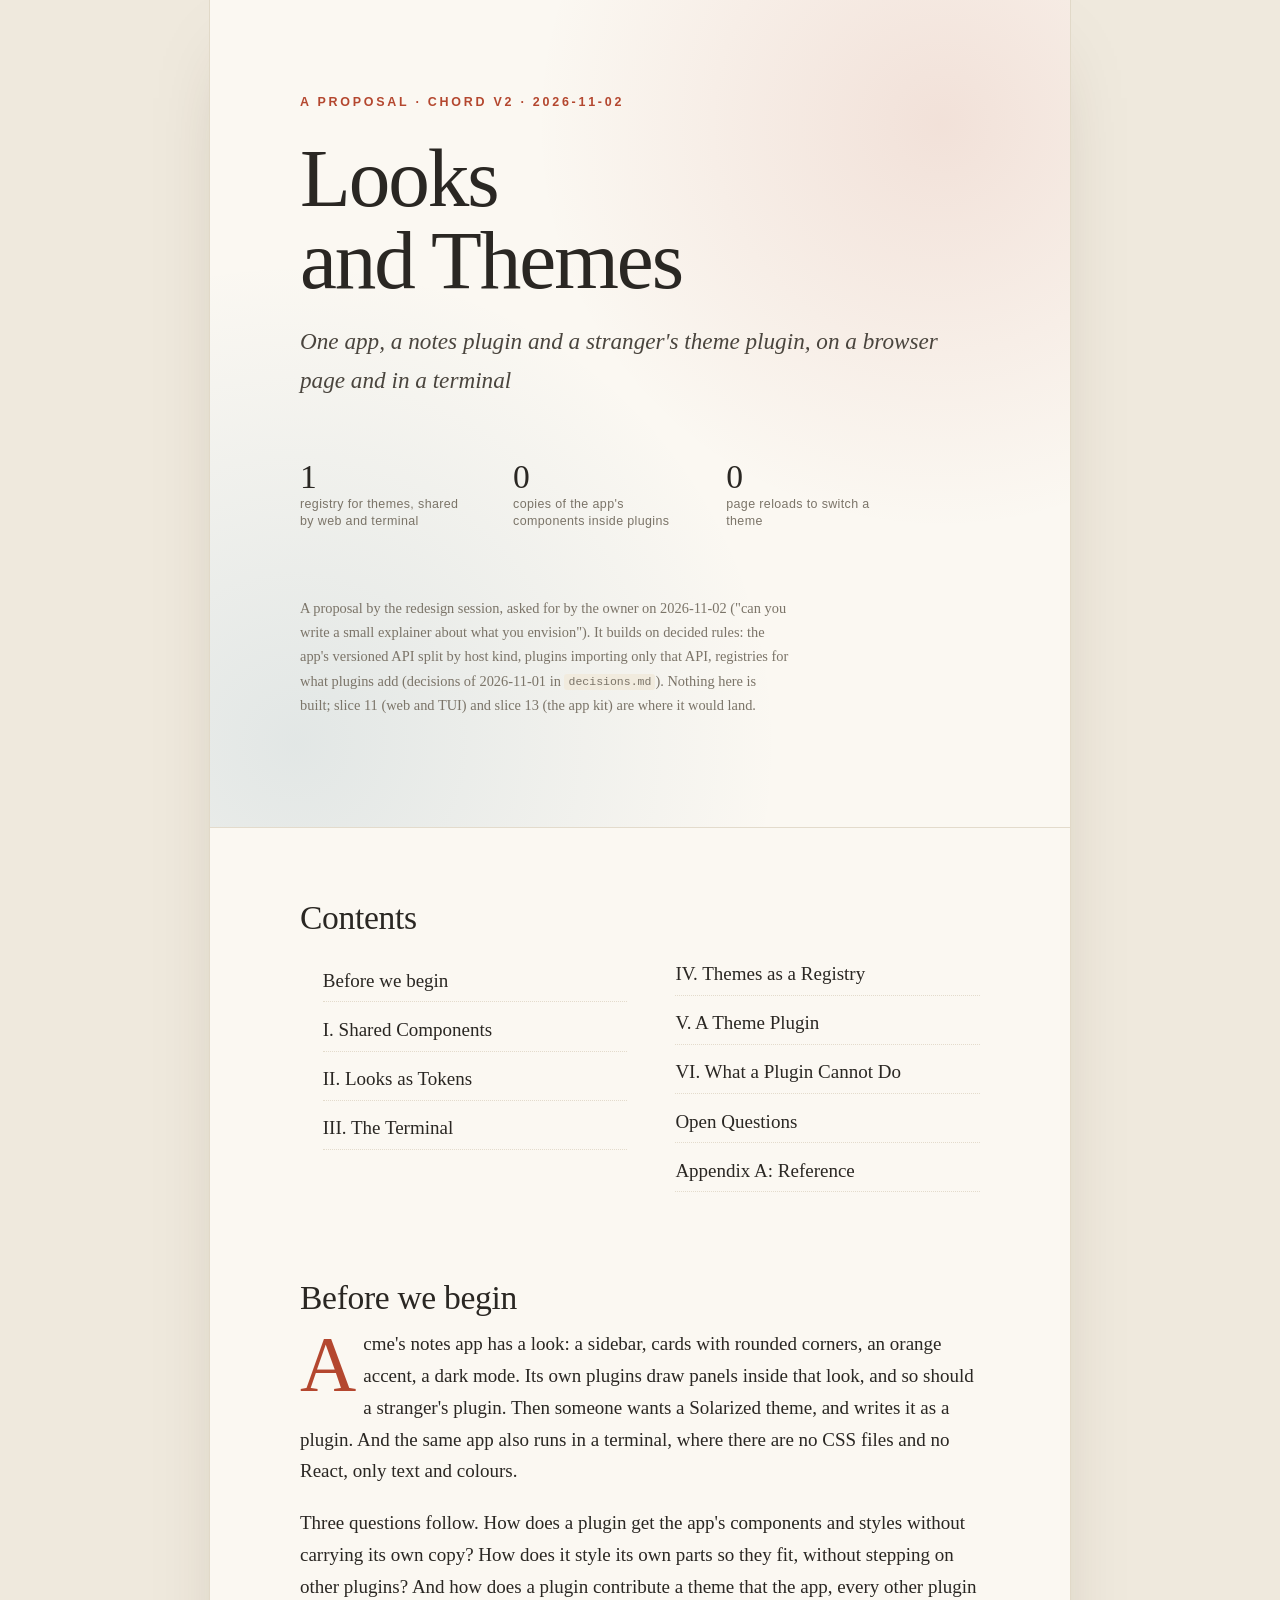
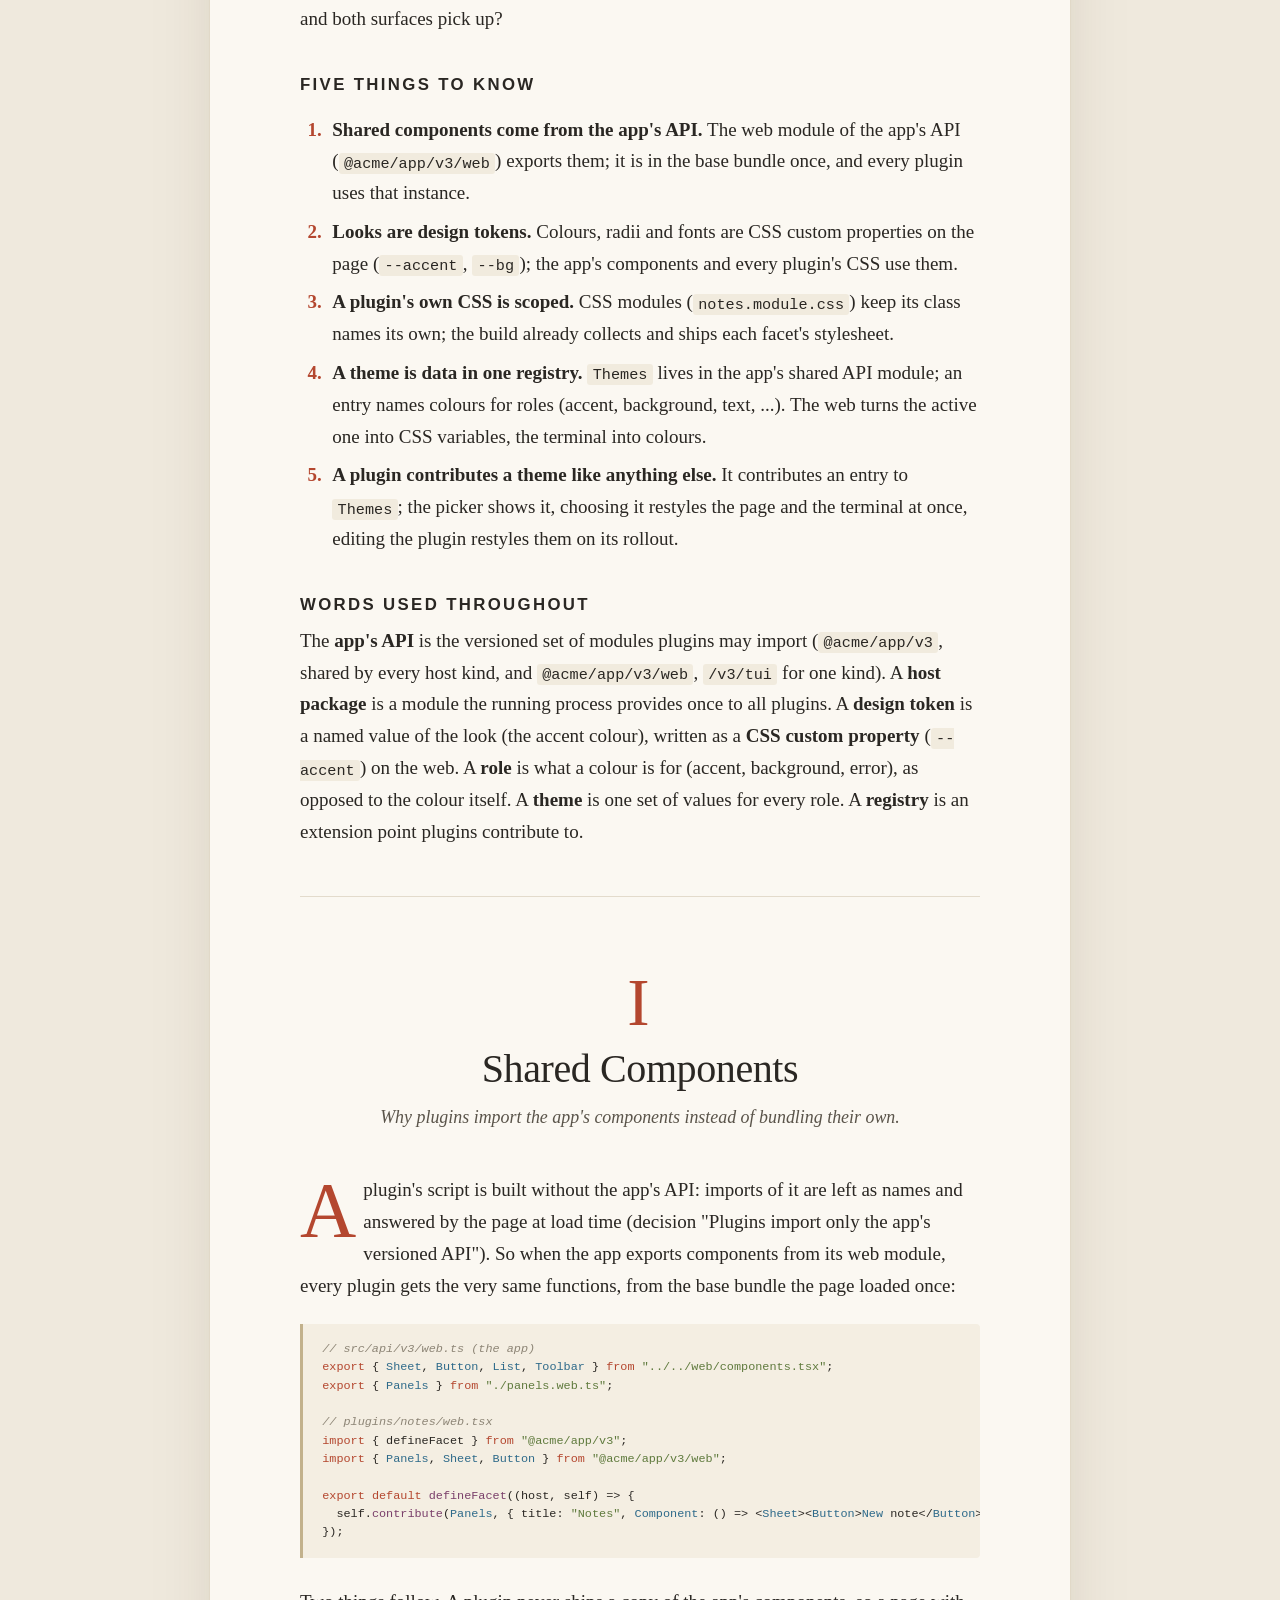
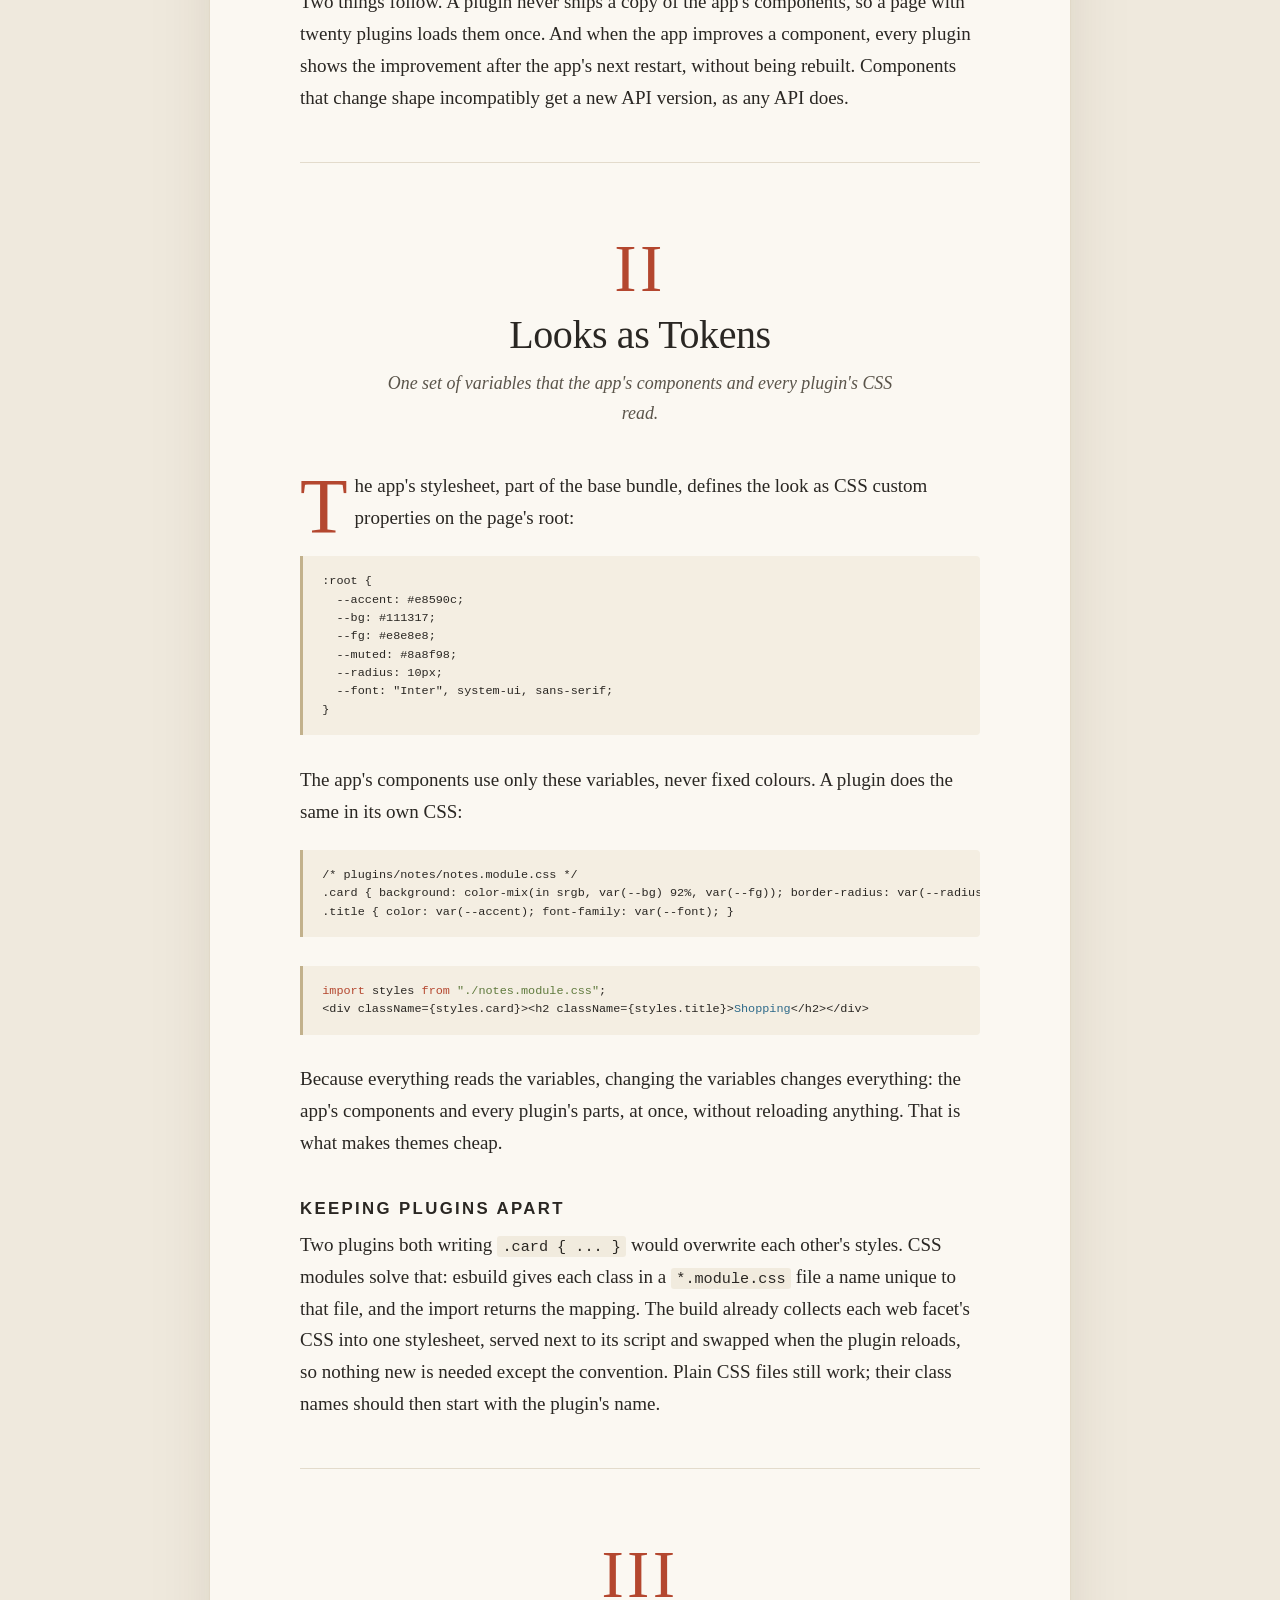
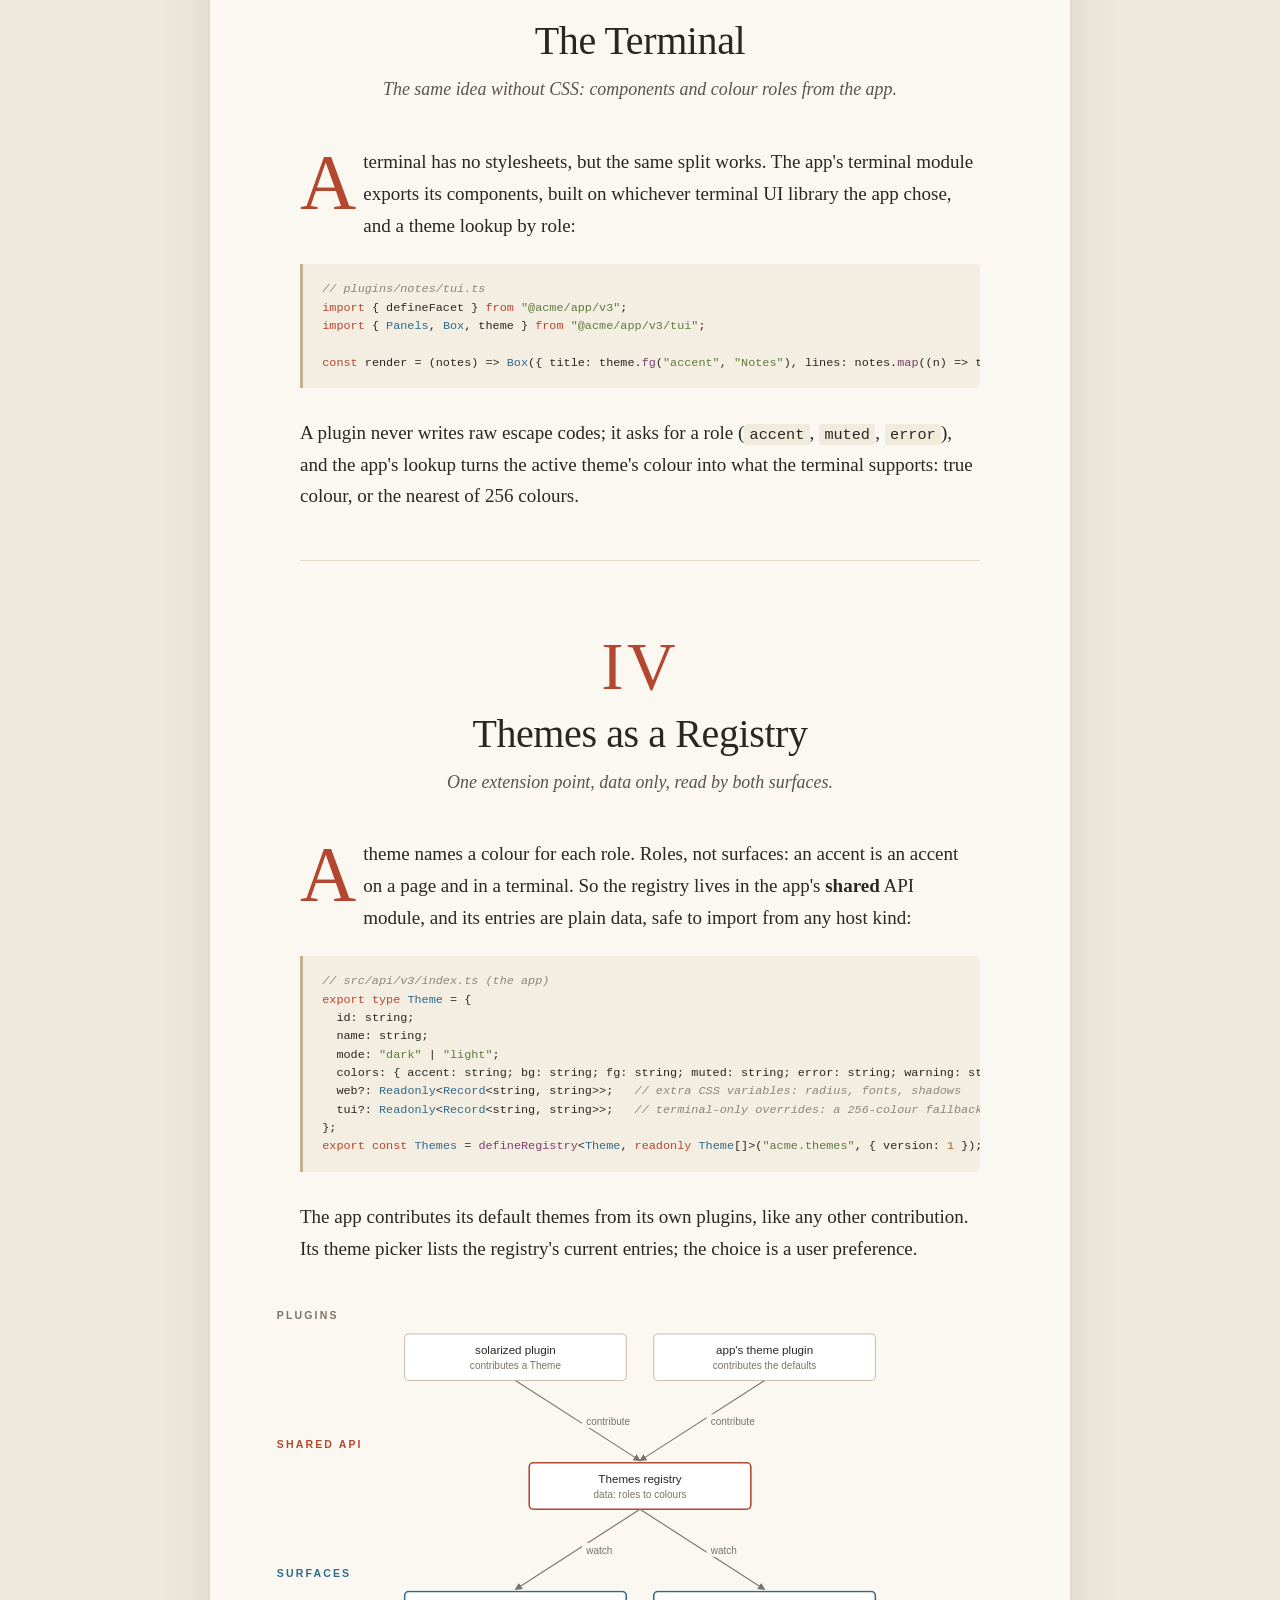
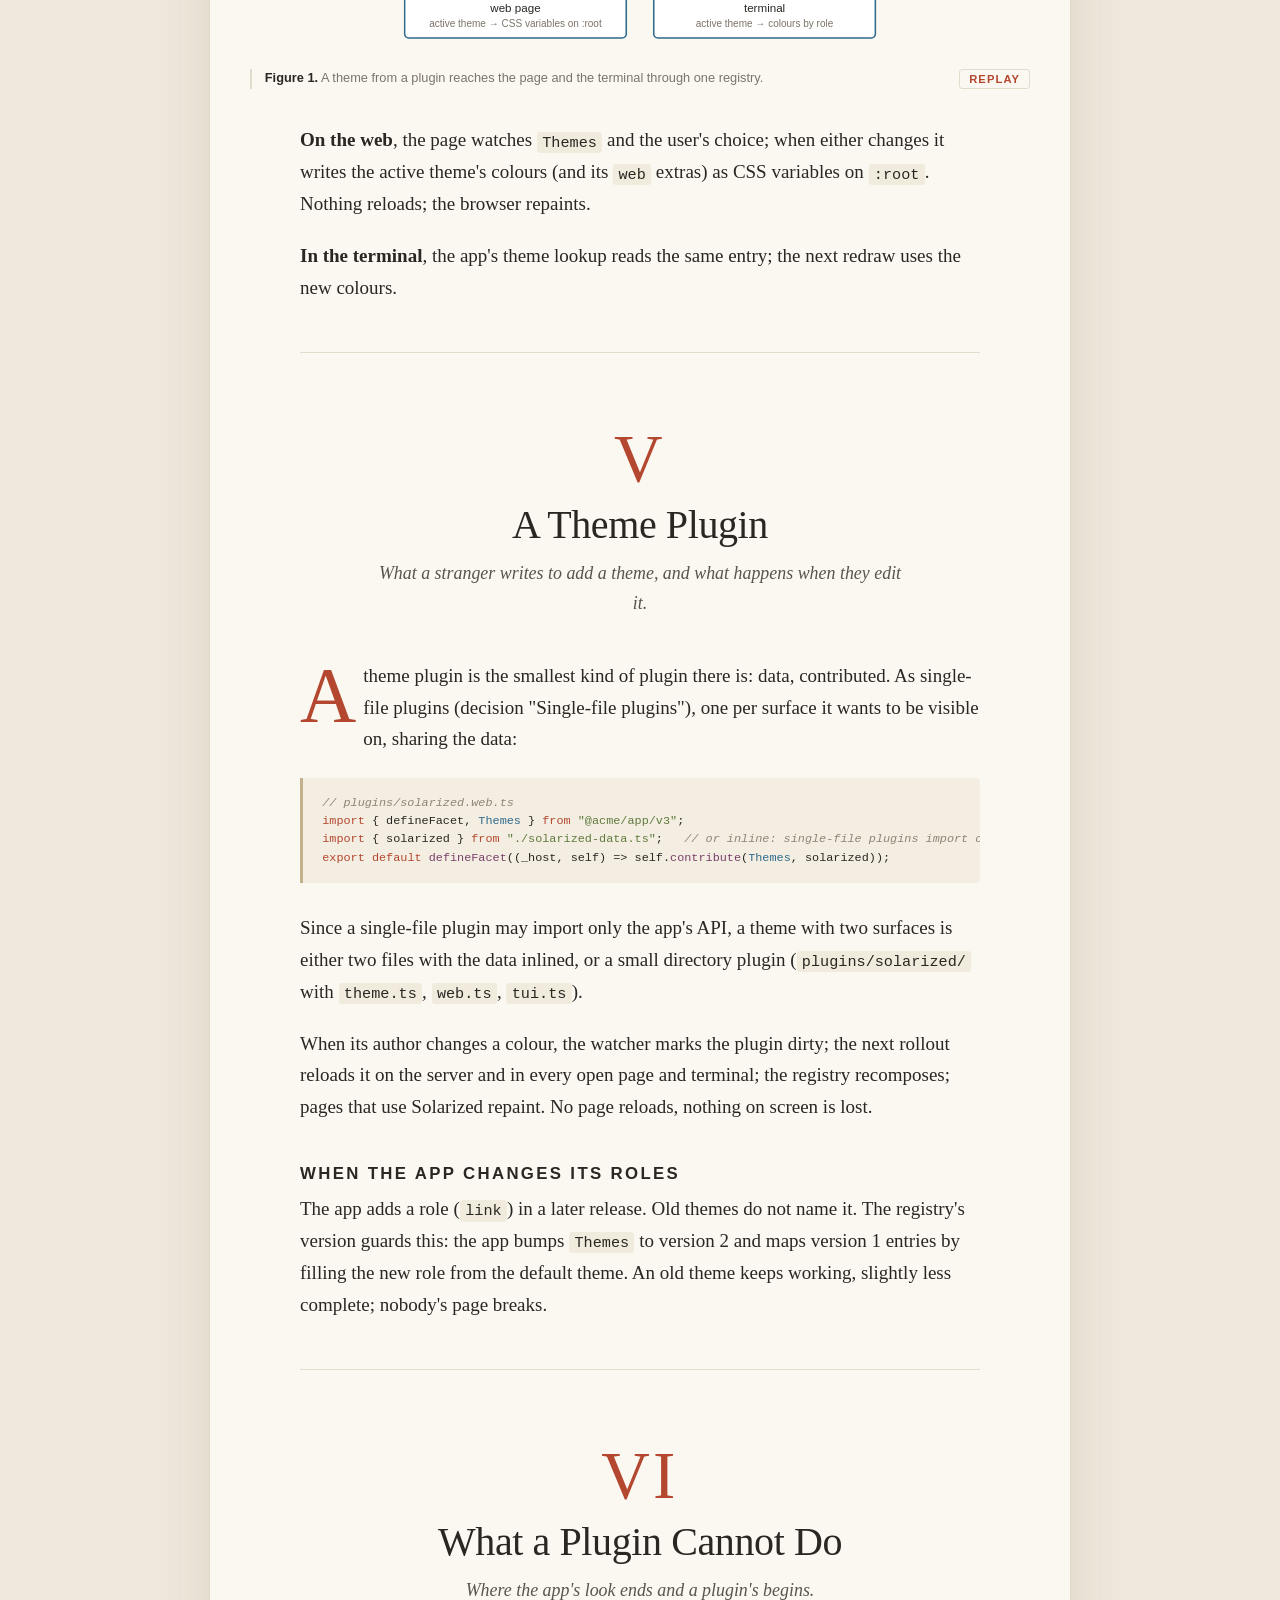
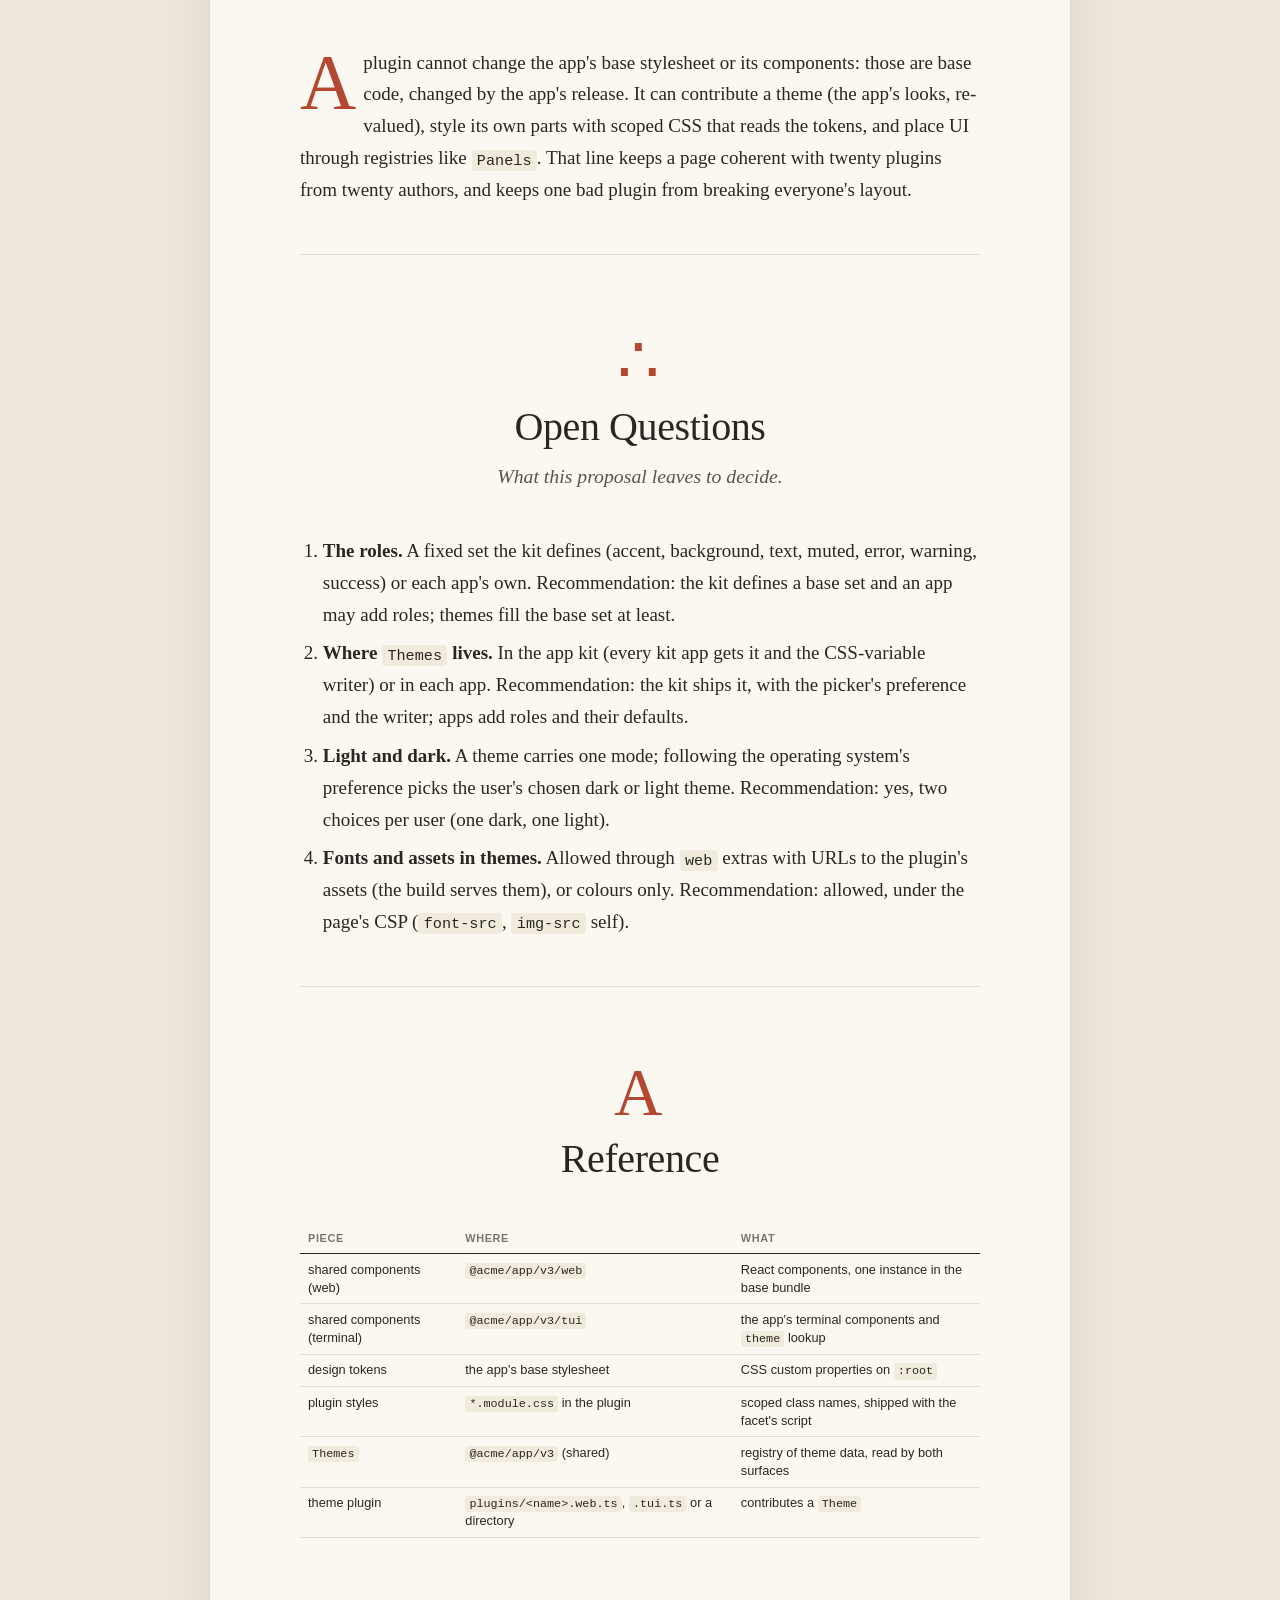
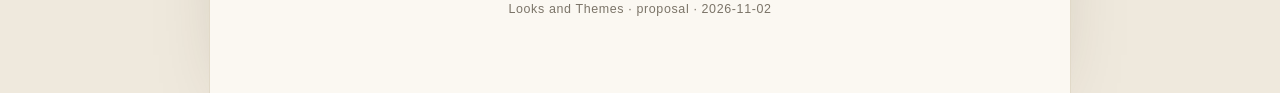
<file: packages/chord/docs/theming/index.html>
<!doctype html>
<html lang="en"><head><meta charset="utf-8"><meta name="viewport" content="width=device-width,initial-scale=1">
<title>Looks and Themes: how an app shares its styles and components with plugins</title>
<style>

:root{--paper:#fbf8f2;--ink:#2a2723;--muted:#7b7468;--rule:#e3dbcc;--accent:#b4472f;--blue:#2e6a8a;--sand:#c2b18c;--soft:#f4eee2}
*{box-sizing:border-box}
html{background:#efe9dd}
body{margin:0;color:var(--ink);font:19px/1.68 'Iowan Old Style','Palatino Linotype',Palatino,'Book Antiqua',Georgia,serif;
 -webkit-font-smoothing:antialiased;text-rendering:optimizeLegibility}
.book{max-width:860px;margin:0 auto;background:var(--paper);box-shadow:0 0 0 1px #e1d9c8,0 30px 80px -40px rgba(60,40,10,.35);padding:0 0 4rem}
.inner{padding:0 90px}
h1,h2,h3{font-weight:400;line-height:1.15}
h2{font-size:2.1rem;margin:.2em 0 .3em;letter-spacing:-.01em}
h3{font-size:1.05rem;text-transform:uppercase;letter-spacing:.14em;margin:2.4em 0 .6em;color:var(--ink);font-weight:600;
 font-family:'Avenir Next','Helvetica Neue',sans-serif}
p{margin:0 0 1.05em;hyphens:auto;text-align:left}
code{font:.8em/1 'SF Mono',Menlo,Consolas,monospace;background:#f1ebde;padding:.1em .35em;border-radius:3px}
pre{font:.74rem/1.55 'SF Mono',Menlo,Consolas,monospace;background:#f4eee2;border-left:3px solid var(--sand);padding:1rem 1.2rem;margin:1.4rem 0 1.8rem;
 overflow-x:auto;border-radius:0 4px 4px 0;white-space:pre;tab-size:2}
pre code{background:none;padding:0;font-size:1em}
em{font-style:italic}
a{color:var(--blue)}
.cover{min-height:92vh;display:flex;flex-direction:column;justify-content:center;padding:90px;background:
 radial-gradient(circle at 85% 15%,rgba(180,71,47,.13),transparent 40%),radial-gradient(circle at 10% 90%,rgba(46,106,138,.12),transparent 45%),var(--paper);
 border-bottom:1px solid var(--rule)}
.kicker{font:600 .78rem 'Avenir Next','Helvetica Neue',sans-serif;letter-spacing:.22em;text-transform:uppercase;color:var(--accent)}
.cover h1{font-size:5.2rem;line-height:.98;margin:.35em 0 .25em;letter-spacing:-.025em}
.subtitle{font-size:1.45rem;font-style:italic;color:#4a453e;max-width:30em;text-align:left}
.cover-stats,.stats{display:flex;flex-wrap:wrap;gap:1.2rem 2.4rem;margin:2.2rem 0}
.stats{margin:1.6rem 0 1.8rem;padding:1.1rem 0;border-top:1px solid var(--rule);border-bottom:1px solid var(--rule)}
.stat b{display:block;font-size:2.1rem;font-weight:400;line-height:1.1;font-variant-numeric:lining-nums}
.stat span{font:.78rem/1.3 'Avenir Next','Helvetica Neue',sans-serif;color:var(--muted);letter-spacing:.03em;display:block;max-width:14em}
.cover-note{font-size:.9rem;color:var(--muted);max-width:34em;text-align:left;margin-top:2rem}
.toc{padding:4rem 0 2rem}
.toc ol{list-style:none;padding:0;margin:1rem 0;columns:2;column-gap:3rem}
.toc li{padding:.3rem 0;border-bottom:1px dotted var(--rule);break-inside:avoid}
.toc a{color:var(--ink);text-decoration:none}
.toc a:hover{color:var(--accent)}
.preface{padding-top:2rem}
.findings{padding-left:1.4em}
.findings li{margin:.55em 0;padding-left:.3em}
.findings li::marker{color:var(--accent);font-weight:600}
.chapter{padding-top:4.5rem;margin-top:3rem;border-top:1px solid var(--rule)}
.opener{text-align:center;margin-bottom:2.6rem}
.numeral{font-size:4.2rem;color:var(--accent);line-height:1;font-variant:small-caps;letter-spacing:.05em}
.opener h2{font-size:2.5rem;margin:.25em 0}
.lede{font-style:italic;color:#5a544a;font-size:1.12rem;max-width:30em;margin:0 auto;text-align:center}
.dropcap::first-letter{float:left;font-size:4.1em;line-height:.82;padding:.06em .09em 0 0;color:var(--accent)}
.fig{margin:2rem 0 2.2rem}
.fig.wide{margin-left:-50px;margin-right:-50px}
.fig svg{display:block;margin:0 auto}
figcaption{font:.8rem/1.45 'Avenir Next','Helvetica Neue',sans-serif;color:var(--muted);margin-top:.7rem;padding-left:.8rem;border-left:2px solid var(--rule)}
.fignum{color:var(--ink);font-weight:600}
.note{font:.86rem/1.55 'Avenir Next','Helvetica Neue',sans-serif;color:#5b5549;background:#f4eee2;border-left:3px solid var(--sand);
 padding:.9rem 1.1rem;margin:1.8rem 0;border-radius:0 4px 4px 0}
.note.review{border-left-color:var(--accent)}
.note b.tag{font-weight:600;letter-spacing:.12em;text-transform:uppercase;font-size:.72rem;color:var(--accent);display:block;margin-bottom:.3rem}
.note code{font-size:.85em}
table{width:100%;border-collapse:collapse;margin:1.4rem 0 1.8rem;font:.8rem/1.4 'Avenir Next','Helvetica Neue',sans-serif}
th{text-align:left;font-weight:600;color:var(--muted);text-transform:uppercase;letter-spacing:.06em;font-size:.68rem;border-bottom:1.5px solid var(--ink);padding:.45rem .5rem}
td{padding:.42rem .5rem;border-bottom:1px solid var(--rule);vertical-align:top}
td code{font-size:.92em}
table.num td:not(:first-child),table.num th:not(:first-child){text-align:right}
.epilogue p{font-size:1.04em}
.appendix{font-size:.92em}
.appendix ul,.chapter ul{padding-left:1.2em}
.appendix li,.chapter li{margin:.4em 0}
.colophon{text-align:center;font:.78rem 'Avenir Next','Helvetica Neue',sans-serif;color:var(--muted);margin-top:4rem;letter-spacing:.05em}
@media (max-width:760px){.inner{padding:0 22px}.cover{padding:40px 22px}.cover h1{font-size:3.2rem}.fig.wide{margin-left:0;margin-right:0}
 .toc ol{columns:1}p{text-align:left}body{font-size:17px}}
@media print{html{background:#fff}.book{box-shadow:none}.chapter{break-before:page}.fig{break-inside:avoid}}
.transcript p b{font:600 .78rem 'Avenir Next','Helvetica Neue',sans-serif;letter-spacing:.08em;text-transform:uppercase;color:var(--accent);margin-right:.3em}
pre .tk-c{color:#8d8576;font-style:italic}pre .tk-s{color:#5f7a3d}pre .tk-n{color:#a0662a}pre .tk-k{color:#b4472f}pre .tk-t{color:#2e6a8a}pre .tk-f{color:#7a3f6a}
h4{font:600 .82rem 'Avenir Next','Helvetica Neue',sans-serif;letter-spacing:.06em;margin:1.8em 0 .5em;color:var(--muted)}
.inner ul,.inner ol:not(.findings){padding-left:1.2em}
.inner li{margin:.35em 0}
blockquote{margin:1.4rem 0;padding:.2rem 0 .2rem 1.2rem;border-left:3px solid var(--rule);color:#5a544a;font-style:italic}
.fig svg text{dominant-baseline:auto}
.fig .replay{font:600 .7rem 'Avenir Next','Helvetica Neue',sans-serif;letter-spacing:.1em;text-transform:uppercase;color:var(--accent);
 background:none;border:1px solid var(--rule);border-radius:3px;padding:.2rem .55rem;margin:0 0 0 1rem;cursor:pointer;float:right}
.fig .replay:hover{border-color:var(--accent)}
.anim.armed .step{opacity:0}
.anim.armed.play .step{animation:stepIn .45s ease-out both;animation-delay:calc(var(--i) * var(--pace, .45s))}
.anim.armed.play .step.edge{animation-name:edgeIn}
@keyframes stepIn{from{opacity:0;transform:translateY(4px)}to{opacity:1;transform:none}}
@keyframes edgeIn{from{opacity:0}to{opacity:1}}
.steps{margin:2rem 0 2.2rem;border:1px solid var(--rule);border-radius:6px;background:#fffdf8}
.steps-head{display:flex;align-items:center;gap:.8rem;padding:.6rem 1rem;border-bottom:1px solid var(--rule);
 font:600 .72rem 'Avenir Next','Helvetica Neue',sans-serif;letter-spacing:.12em;text-transform:uppercase;color:var(--accent)}
.steps-head .title{flex:1}
.steps-head .count{color:var(--muted);letter-spacing:.06em}
.steps-head button{font:600 .72rem 'Avenir Next','Helvetica Neue',sans-serif;color:var(--ink);background:var(--soft);border:1px solid var(--rule);
 border-radius:3px;padding:.25rem .65rem;cursor:pointer}
.steps-head button:disabled{opacity:.35;cursor:default}
.step-panel{padding:1rem 1.2rem .4rem}
.step-panel>h4:first-child{margin-top:.2rem;color:var(--ink)}
.steps.js .step-panel{display:none}
.steps.js .step-panel.on{display:block}
.steps:not(.js) .steps-head button,.steps:not(.js) .steps-head .count{display:none}
.steps:not(.js) .step-panel+.step-panel{border-top:1px dashed var(--rule)}
.fig figcaption{display:flow-root}
.fig svg{max-width:100%;height:auto}
table{max-width:100%}
@media (max-width:760px){.inner{padding:0 20px}.cover{padding:48px 22px}.cover h1{font-size:3.2rem}.fig.wide{margin-left:0;margin-right:0}table{display:block;overflow-x:auto}.toc ol{columns:1}}
</style>


</head>
<body><div class="book">
<section class="cover">
  <div class="kicker">A proposal · Chord v2 · 2026-11-02</div>
  <h1>Looks<br>and Themes</h1>
  <p class="subtitle">One app, a notes plugin and a stranger&#39;s theme plugin, on a browser page and in a terminal</p>
  <div class="cover-stats"><div class="stat"><b>1</b><span>registry for themes, shared by web and terminal</span></div><div class="stat"><b>0</b><span>copies of the app&#39;s components inside plugins</span></div><div class="stat"><b>0</b><span>page reloads to switch a theme</span></div></div>
  <div class="cover-note"><p>A proposal by the redesign session, asked for by the owner on 2026-11-02 (&quot;can you write a small explainer about
what you envision&quot;). It builds on decided rules: the app&#39;s versioned API split by host kind, plugins importing only
that API, registries for what plugins add (decisions of 2026-11-01 in <code>decisions.md</code>). Nothing here is built; slice
11 (web and TUI) and slice 13 (the app kit) are where it would land.</p>
</div>
</section><div class="inner">
<nav class="toc"><h2>Contents</h2><ol>
<li><a href="#before-we-begin">Before we begin</a></li>
<li><a href="#components">I. Shared Components</a></li>
<li><a href="#tokens">II. Looks as Tokens</a></li>
<li><a href="#tui">III. The Terminal</a></li>
<li><a href="#themes">IV. Themes as a Registry</a></li>
<li><a href="#plugin">V. A Theme Plugin</a></li>
<li><a href="#limits">VI. What a Plugin Cannot Do</a></li>
<li><a href="#open-questions">Open Questions</a></li>
<li><a href="#reference">Appendix A: Reference</a></li>
</ol></nav>

<section class="preface" id="before-we-begin">
<h2>Before we begin</h2>
<p class="dropcap">Acme&#39;s notes app has a look: a sidebar, cards with rounded corners, an orange accent, a dark mode. Its own plugins
draw panels inside that look, and so should a stranger&#39;s plugin. Then someone wants a Solarized theme, and writes it as
a plugin. And the same app also runs in a terminal, where there are no CSS files and no React, only text and colours.</p>
<p>Three questions follow. How does a plugin get the app&#39;s components and styles without carrying its own copy? How does
it style its own parts so they fit, without stepping on other plugins? And how does a plugin contribute a theme that
the app, every other plugin and both surfaces pick up?</p>
<h3 id="five-things-to-know">Five things to know</h3>
<ol class="findings">
<li><strong>Shared components come from the app&#39;s API.</strong> The web module of the app&#39;s API (<code>@acme/app/v3/web</code>) exports them;
it is in the base bundle once, and every plugin uses that instance.</li>
<li><strong>Looks are design tokens.</strong> Colours, radii and fonts are CSS custom properties on the page (<code>--accent</code>, <code>--bg</code>);
the app&#39;s components and every plugin&#39;s CSS use them.</li>
<li><strong>A plugin&#39;s own CSS is scoped.</strong> CSS modules (<code>notes.module.css</code>) keep its class names its own; the build already
collects and ships each facet&#39;s stylesheet.</li>
<li><strong>A theme is data in one registry.</strong> <code>Themes</code> lives in the app&#39;s shared API module; an entry names colours for
roles (accent, background, text, ...). The web turns the active one into CSS variables, the terminal into colours.</li>
<li><strong>A plugin contributes a theme like anything else.</strong> It contributes an entry to <code>Themes</code>; the picker shows it,
choosing it restyles the page and the terminal at once, editing the plugin restyles them on its rollout.</li>
</ol>
<h3 id="words-used-throughout">Words used throughout</h3>
<p>The <strong>app&#39;s API</strong> is the versioned set of modules plugins may import (<code>@acme/app/v3</code>, shared by every host kind, and
<code>@acme/app/v3/web</code>, <code>/v3/tui</code> for one kind). A <strong>host package</strong> is a module the running process provides once to all
plugins. A <strong>design token</strong> is a named value of the look (the accent colour), written as a <strong>CSS custom property</strong>
(<code>--accent</code>) on the web. A <strong>role</strong> is what a colour is for (accent, background, error), as opposed to the colour
itself. A <strong>theme</strong> is one set of values for every role. A <strong>registry</strong> is an extension point plugins contribute to.</p>
</section>

<section class="chapter" id="components"><header class="opener"><div class="numeral">I</div><h2>Shared Components</h2><p class="lede">Why plugins import the app&#39;s components instead of bundling their own.</p></header>
<p class="dropcap">A plugin&#39;s script is built without the app&#39;s API: imports of it are left as names and answered by the page at load
time (decision &quot;Plugins import only the app&#39;s versioned API&quot;). So when the app exports components from its web module,
every plugin gets the very same functions, from the base bundle the page loaded once:</p>
<pre><code><span class="tk-c">// src/api/v3/web.ts (the app)</span>
<span class="tk-k">export</span> { <span class="tk-t">Sheet</span>, <span class="tk-t">Button</span>, <span class="tk-t">List</span>, <span class="tk-t">Toolbar</span> } <span class="tk-k">from</span> <span class="tk-s">"../../web/components.tsx"</span>;
<span class="tk-k">export</span> { <span class="tk-t">Panels</span> } <span class="tk-k">from</span> <span class="tk-s">"./panels.web.ts"</span>;

<span class="tk-c">// plugins/notes/web.tsx</span>
<span class="tk-k">import</span> { defineFacet } <span class="tk-k">from</span> <span class="tk-s">"@acme/app/v3"</span>;
<span class="tk-k">import</span> { <span class="tk-t">Panels</span>, <span class="tk-t">Sheet</span>, <span class="tk-t">Button</span> } <span class="tk-k">from</span> <span class="tk-s">"@acme/app/v3/web"</span>;

<span class="tk-k">export</span> <span class="tk-k">default</span> <span class="tk-f">defineFacet</span>((host, self) =&gt; {
	self.<span class="tk-f">contribute</span>(<span class="tk-t">Panels</span>, { title: <span class="tk-s">"Notes"</span>, <span class="tk-t">Component</span>: () =&gt; &lt;<span class="tk-t">Sheet</span>&gt;&lt;<span class="tk-t">Button</span>&gt;<span class="tk-t">New</span> note&lt;/<span class="tk-t">Button</span>&gt;&lt;/<span class="tk-t">Sheet</span>&gt; });
});</code></pre>
<p>Two things follow. A plugin never ships a copy of the app&#39;s components, so a page with twenty plugins loads them once.
And when the app improves a component, every plugin shows the improvement after the app&#39;s next restart, without being
rebuilt. Components that change shape incompatibly get a new API version, as any API does.</p>
</section>

<section class="chapter" id="tokens"><header class="opener"><div class="numeral">II</div><h2>Looks as Tokens</h2><p class="lede">One set of variables that the app&#39;s components and every plugin&#39;s CSS read.</p></header>
<p class="dropcap">The app&#39;s stylesheet, part of the base bundle, defines the look as CSS custom properties on the page&#39;s root:</p>
<pre class="plain"><code>:root {
	--accent: #e8590c;
	--bg: #111317;
	--fg: #e8e8e8;
	--muted: #8a8f98;
	--radius: 10px;
	--font: "Inter", system-ui, sans-serif;
}</code></pre>
<p>The app&#39;s components use only these variables, never fixed colours. A plugin does the same in its own CSS:</p>
<pre class="plain"><code>/* plugins/notes/notes.module.css */
.card { background: color-mix(in srgb, var(--bg) 92%, var(--fg)); border-radius: var(--radius); }
.title { color: var(--accent); font-family: var(--font); }</code></pre>
<pre><code><span class="tk-k">import</span> styles <span class="tk-k">from</span> <span class="tk-s">"./notes.module.css"</span>;
&lt;div className={styles.card}&gt;&lt;h2 className={styles.title}&gt;<span class="tk-t">Shopping</span>&lt;/h2&gt;&lt;/div&gt;</code></pre>
<p>Because everything reads the variables, changing the variables changes everything: the app&#39;s components and every
plugin&#39;s parts, at once, without reloading anything. That is what makes themes cheap.</p>
<h3 id="keeping-plugins-apart">Keeping plugins apart</h3>
<p>Two plugins both writing <code>.card { ... }</code> would overwrite each other&#39;s styles. CSS modules solve that: esbuild gives each
class in a <code>*.module.css</code> file a name unique to that file, and the import returns the mapping. The build already
collects each web facet&#39;s CSS into one stylesheet, served next to its script and swapped when the plugin reloads, so
nothing new is needed except the convention. Plain CSS files still work; their class names should then start with the
plugin&#39;s name.</p>
</section>

<section class="chapter" id="tui"><header class="opener"><div class="numeral">III</div><h2>The Terminal</h2><p class="lede">The same idea without CSS: components and colour roles from the app.</p></header>
<p class="dropcap">A terminal has no stylesheets, but the same split works. The app&#39;s terminal module exports its components, built on
whichever terminal UI library the app chose, and a theme lookup by role:</p>
<pre><code><span class="tk-c">// plugins/notes/tui.ts</span>
<span class="tk-k">import</span> { defineFacet } <span class="tk-k">from</span> <span class="tk-s">"@acme/app/v3"</span>;
<span class="tk-k">import</span> { <span class="tk-t">Panels</span>, <span class="tk-t">Box</span>, theme } <span class="tk-k">from</span> <span class="tk-s">"@acme/app/v3/tui"</span>;

<span class="tk-k">const</span> render = (notes) =&gt; <span class="tk-t">Box</span>({ title: theme.<span class="tk-f">fg</span>(<span class="tk-s">"accent"</span>, <span class="tk-s">"Notes"</span>), lines: notes.<span class="tk-f">map</span>((n) =&gt; theme.<span class="tk-f">fg</span>(<span class="tk-s">"fg"</span>, n.text)) });</code></pre>
<p>A plugin never writes raw escape codes; it asks for a role (<code>accent</code>, <code>muted</code>, <code>error</code>), and the app&#39;s lookup turns
the active theme&#39;s colour into what the terminal supports: true colour, or the nearest of 256 colours.</p>
</section>

<section class="chapter" id="themes"><header class="opener"><div class="numeral">IV</div><h2>Themes as a Registry</h2><p class="lede">One extension point, data only, read by both surfaces.</p></header>
<p class="dropcap">A theme names a colour for each role. Roles, not surfaces: an accent is an accent on a page and in a terminal. So the
registry lives in the app&#39;s <strong>shared</strong> API module, and its entries are plain data, safe to import from any host kind:</p>
<pre><code><span class="tk-c">// src/api/v3/index.ts (the app)</span>
<span class="tk-k">export</span> <span class="tk-k">type</span> <span class="tk-t">Theme</span> = {
	id: string;
	name: string;
	mode: <span class="tk-s">"dark"</span> | <span class="tk-s">"light"</span>;
	colors: { accent: string; bg: string; fg: string; muted: string; error: string; warning: string; success: string };
	web?: <span class="tk-t">Readonly</span>&lt;<span class="tk-t">Record</span>&lt;string, string&gt;&gt;;   <span class="tk-c">// extra CSS variables: radius, fonts, shadows</span>
	tui?: <span class="tk-t">Readonly</span>&lt;<span class="tk-t">Record</span>&lt;string, string&gt;&gt;;   <span class="tk-c">// terminal-only overrides: a 256-colour fallback for a role</span>
};
<span class="tk-k">export</span> <span class="tk-k">const</span> <span class="tk-t">Themes</span> = <span class="tk-f">defineRegistry</span>&lt;<span class="tk-t">Theme</span>, <span class="tk-k">readonly</span> <span class="tk-t">Theme</span>[]&gt;(<span class="tk-s">"acme.themes"</span>, { version: <span class="tk-n">1</span> });</code></pre>
<p>The app contributes its default themes from its own plugins, like any other contribution. Its theme picker lists the
registry&#39;s current entries; the choice is a user preference.</p>
<figure class="fig wide anim"><svg viewBox="0 0 720 342" width="100%" role="img" aria-label="A theme from a plugin reaches the page and the terminal through one registry." xmlns="http://www.w3.org/2000/svg" style="font-family:'Avenir Next','Helvetica Neue',Helvetica,Arial,sans-serif;max-width:760px"><defs><marker id="f1m" viewBox="0 0 8 8" refX="7" refY="4" markerWidth="7" markerHeight="7" orient="auto"><path d="M0,0 L8,4 L0,8 z" fill="#7b7468"/></marker><marker id="f1a" viewBox="0 0 8 8" refX="7" refY="4" markerWidth="7" markerHeight="7" orient="auto"><path d="M0,0 L8,4 L0,8 z" fill="#b4472f"/></marker><marker id="f1b" viewBox="0 0 8 8" refX="7" refY="4" markerWidth="7" markerHeight="7" orient="auto"><path d="M0,0 L8,4 L0,8 z" fill="#2e6a8a"/></marker></defs><text x="16" y="22" font-size="10" fill="#7b7468" text-anchor="start" font-weight="600" letter-spacing="2">PLUGINS</text><text x="16" y="144" font-size="10" fill="#b4472f" text-anchor="start" font-weight="600" letter-spacing="2">SHARED API</text><text x="16" y="266" font-size="10" fill="#2e6a8a" text-anchor="start" font-weight="600" letter-spacing="2">SURFACES</text><g class="step" style="--i:1"><rect x="137" y="36" width="210" height="44" rx="4" fill="#fff" stroke="#c9bfae"/><text x="242" y="55.3" font-size="11" fill="#2a2723" text-anchor="middle">solarized plugin</text><text x="242" y="69.3" font-size="9.5" fill="#7b7468" text-anchor="middle">contributes a Theme</text></g><g class="step" style="--i:4"><rect x="373" y="36" width="210" height="44" rx="4" fill="#fff" stroke="#c9bfae"/><text x="478" y="55.3" font-size="11" fill="#2a2723" text-anchor="middle">app's theme plugin</text><text x="478" y="69.3" font-size="9.5" fill="#7b7468" text-anchor="middle">contributes the defaults</text></g><g class="step" style="--i:3"><rect x="255" y="158" width="210" height="44" rx="4" fill="#fff" stroke="#b4472f" stroke-width="1.5"/><text x="360" y="177.3" font-size="11" fill="#2a2723" text-anchor="middle">Themes registry</text><text x="360" y="191.3" font-size="9.5" fill="#7b7468" text-anchor="middle">data: roles to colours</text></g><g class="step" style="--i:7"><rect x="137" y="280" width="210" height="44" rx="4" fill="#fff" stroke="#2e6a8a" stroke-width="1.5"/><text x="242" y="299.3" font-size="11" fill="#2a2723" text-anchor="middle">web page</text><text x="242" y="313.3" font-size="9.5" fill="#7b7468" text-anchor="middle">active theme → CSS variables on :root</text></g><g class="step" style="--i:9"><rect x="373" y="280" width="210" height="44" rx="4" fill="#fff" stroke="#2e6a8a" stroke-width="1.5"/><text x="478" y="299.3" font-size="11" fill="#2a2723" text-anchor="middle">terminal</text><text x="478" y="313.3" font-size="9.5" fill="#7b7468" text-anchor="middle">active theme → colours by role</text></g><g class="step edge" style="--i:2"><path d="M242 80 L360 156" fill="none" stroke="#7b7468" marker-end="url(#f1m)"/><rect x="305" y="112" width="60.7" height="13" fill="#fbf8f2" opacity=".92"/><text x="309" y="122" font-size="9.5" fill="#7b7468" text-anchor="start">contribute</text></g><g class="step edge" style="--i:5"><path d="M478 80 L360 156" fill="none" stroke="#7b7468" marker-end="url(#f1m)"/><rect x="423" y="112" width="60.7" height="13" fill="#fbf8f2" opacity=".92"/><text x="427" y="122" font-size="9.5" fill="#7b7468" text-anchor="start">contribute</text></g><g class="step edge" style="--i:6"><path d="M360 202 L242 278" fill="none" stroke="#7b7468" marker-end="url(#f1m)"/><rect x="305" y="234" width="34.3" height="13" fill="#fbf8f2" opacity=".92"/><text x="309" y="244" font-size="9.5" fill="#7b7468" text-anchor="start">watch</text></g><g class="step edge" style="--i:8"><path d="M360 202 L478 278" fill="none" stroke="#7b7468" marker-end="url(#f1m)"/><rect x="423" y="234" width="34.3" height="13" fill="#fbf8f2" opacity=".92"/><text x="427" y="244" font-size="9.5" fill="#7b7468" text-anchor="start">watch</text></g></svg><figcaption><button class="replay" type="button">Replay</button><span class="fignum">Figure 1.</span> A theme from a plugin reaches the page and the terminal through one registry.</figcaption></figure>
<p><strong>On the web</strong>, the page watches <code>Themes</code> and the user&#39;s choice; when either changes it writes the active theme&#39;s
colours (and its <code>web</code> extras) as CSS variables on <code>:root</code>. Nothing reloads; the browser repaints.</p>
<p><strong>In the terminal</strong>, the app&#39;s theme lookup reads the same entry; the next redraw uses the new colours.</p>
</section>

<section class="chapter" id="plugin"><header class="opener"><div class="numeral">V</div><h2>A Theme Plugin</h2><p class="lede">What a stranger writes to add a theme, and what happens when they edit it.</p></header>
<p class="dropcap">A theme plugin is the smallest kind of plugin there is: data, contributed. As single-file plugins (decision
&quot;Single-file plugins&quot;), one per surface it wants to be visible on, sharing the data:</p>
<pre><code><span class="tk-c">// plugins/solarized.web.ts</span>
<span class="tk-k">import</span> { defineFacet, <span class="tk-t">Themes</span> } <span class="tk-k">from</span> <span class="tk-s">"@acme/app/v3"</span>;
<span class="tk-k">import</span> { solarized } <span class="tk-k">from</span> <span class="tk-s">"./solarized-data.ts"</span>;   <span class="tk-c">// or inline: single-file plugins import only the API</span>
<span class="tk-k">export</span> <span class="tk-k">default</span> <span class="tk-f">defineFacet</span>((_host, self) =&gt; self.<span class="tk-f">contribute</span>(<span class="tk-t">Themes</span>, solarized));</code></pre>
<p>Since a single-file plugin may import only the app&#39;s API, a theme with two surfaces is either two files with the data
inlined, or a small directory plugin (<code>plugins/solarized/</code> with <code>theme.ts</code>, <code>web.ts</code>, <code>tui.ts</code>).</p>
<p>When its author changes a colour, the watcher marks the plugin dirty; the next rollout reloads it on the server and in
every open page and terminal; the registry recomposes; pages that use Solarized repaint. No page reloads, nothing on
screen is lost.</p>
<h3 id="when-the-app-changes-its-roles">When the app changes its roles</h3>
<p>The app adds a role (<code>link</code>) in a later release. Old themes do not name it. The registry&#39;s version guards this: the app
bumps <code>Themes</code> to version 2 and maps version 1 entries by filling the new role from the default theme. An old theme
keeps working, slightly less complete; nobody&#39;s page breaks.</p>
</section>

<section class="chapter" id="limits"><header class="opener"><div class="numeral">VI</div><h2>What a Plugin Cannot Do</h2><p class="lede">Where the app&#39;s look ends and a plugin&#39;s begins.</p></header>
<p class="dropcap">A plugin cannot change the app&#39;s base stylesheet or its components: those are base code, changed by the app&#39;s
release. It can contribute a theme (the app&#39;s looks, re-valued), style its own parts with scoped CSS that reads the
tokens, and place UI through registries like <code>Panels</code>. That line keeps a page coherent with twenty plugins from
twenty authors, and keeps one bad plugin from breaking everyone&#39;s layout.</p>
</section>

<section class="chapter epilogue" id="open-questions"><header class="opener"><div class="numeral">∴</div><h2>Open Questions</h2><p class="lede">What this proposal leaves to decide.</p></header>
<ol>
<li><strong>The roles.</strong> A fixed set the kit defines (accent, background, text, muted, error, warning, success) or each app&#39;s
own. Recommendation: the kit defines a base set and an app may add roles; themes fill the base set at least.</li>
<li><strong>Where <code>Themes</code> lives.</strong> In the app kit (every kit app gets it and the CSS-variable writer) or in each app.
Recommendation: the kit ships it, with the picker&#39;s preference and the writer; apps add roles and their defaults.</li>
<li><strong>Light and dark.</strong> A theme carries one mode; following the operating system&#39;s preference picks the user&#39;s chosen
dark or light theme. Recommendation: yes, two choices per user (one dark, one light).</li>
<li><strong>Fonts and assets in themes.</strong> Allowed through <code>web</code> extras with URLs to the plugin&#39;s assets (the build serves
them), or colours only. Recommendation: allowed, under the page&#39;s CSP (<code>font-src</code>, <code>img-src</code> self).</li>
</ol>
</section>

<section class="chapter appendix" id="reference"><header class="opener"><div class="numeral">A</div><h2>Reference</h2></header>
<table>
<thead>
<tr>
<th>Piece</th>
<th>Where</th>
<th>What</th>
</tr>
</thead>
<tbody><tr>
<td>shared components (web)</td>
<td><code>@acme/app/v3/web</code></td>
<td>React components, one instance in the base bundle</td>
</tr>
<tr>
<td>shared components (terminal)</td>
<td><code>@acme/app/v3/tui</code></td>
<td>the app&#39;s terminal components and <code>theme</code> lookup</td>
</tr>
<tr>
<td>design tokens</td>
<td>the app&#39;s base stylesheet</td>
<td>CSS custom properties on <code>:root</code></td>
</tr>
<tr>
<td>plugin styles</td>
<td><code>*.module.css</code> in the plugin</td>
<td>scoped class names, shipped with the facet&#39;s script</td>
</tr>
<tr>
<td><code>Themes</code></td>
<td><code>@acme/app/v3</code> (shared)</td>
<td>registry of theme data, read by both surfaces</td>
</tr>
<tr>
<td>theme plugin</td>
<td><code>plugins/&lt;name&gt;.web.ts</code>, <code>.tui.ts</code> or a directory</td>
<td>contributes a <code>Theme</code></td>
</tr>
</tbody></table>
</section>

<p class="colophon">Looks and Themes · proposal · 2026-11-02</p>
</div></div>
<script>(function activate(root) {
	const replay = (f) => {
		f.classList.remove("play");
		void f.getBoundingClientRect();
		f.classList.add("play");
	};
	const io = new IntersectionObserver(
		(es) => {
			for (const e of es)
				if (e.isIntersecting) {
					e.target.classList.add("play");
					io.unobserve(e.target);
				}
		},
		{ threshold: 0.3 },
	);
	root.querySelectorAll(".anim:not(.armed)").forEach((f) => {
		f.classList.add("armed");
		io.observe(f);
		const b = f.querySelector(".replay");
		if (b) b.onclick = () => replay(f);
	});
	root.querySelectorAll(".steps:not(.js)").forEach((s) => {
		s.classList.add("js");
		const ps = [...s.querySelectorAll(":scope>.step-panel")];
		let i = 0;
		const c = s.querySelector(".count"),
			p = s.querySelector(".prev"),
			n = s.querySelector(".next");
		const show = () => {
			ps.forEach((x, j) => x.classList.toggle("on", j === i));
			c.textContent = `${i + 1} / ${ps.length}`;
			p.disabled = i === 0;
			n.disabled = i === ps.length - 1;
			ps[i].querySelectorAll(".anim").forEach(replay);
		};
		p.onclick = () => {
			i--;
			show();
		};
		n.onclick = () => {
			i++;
			show();
		};
		show();
	});
})(document)</script>
</body></html>
</file>
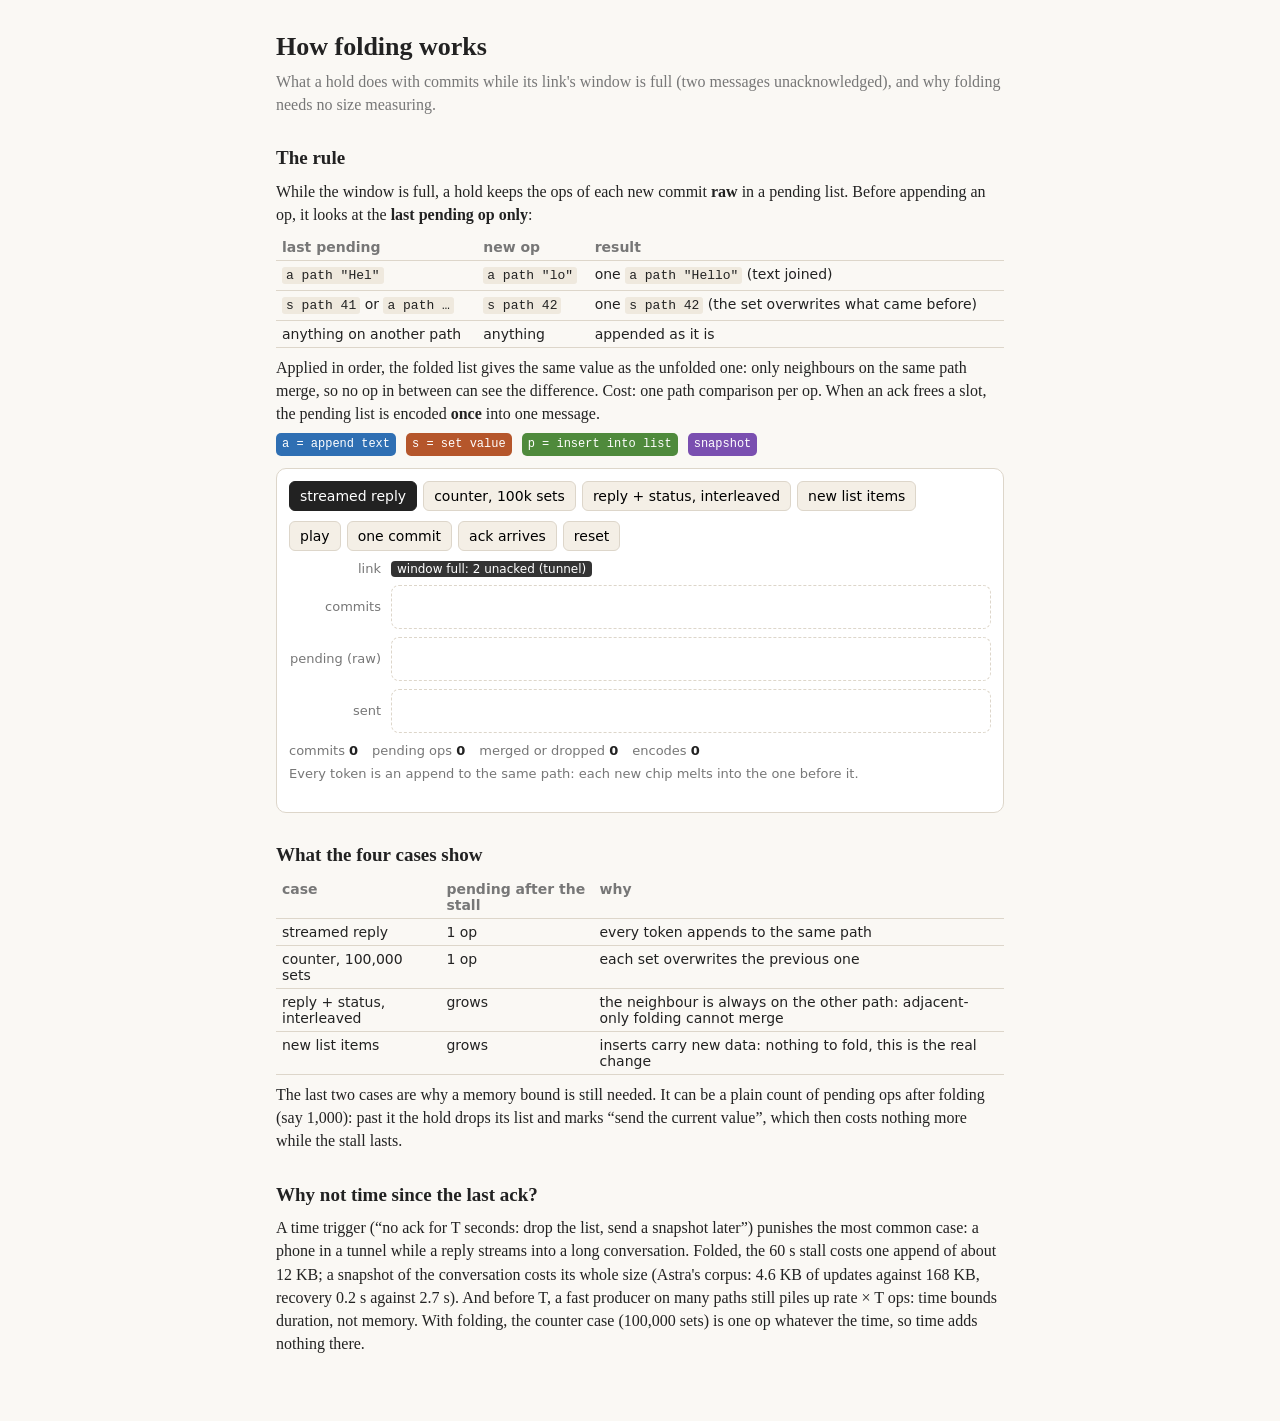
<file: packages/chord/docs/flow-control/fold/index.html>
<!doctype html>
<html lang="en">
<head>
<meta charset="utf-8">
<meta name="viewport" content="width=device-width, initial-scale=1">
<title>How folding works</title>
<style>
  :root {
    --bg: #faf8f4; --ink: #222; --muted: #777; --line: #ddd6ca;
    --a: #2f6fb3; --s: #b5562b; --p: #4f8a3c; --snap: #7a4fb0; --ack: #2a9d8f;
  }
  * { box-sizing: border-box; }
  body { margin: 0; background: var(--bg); color: var(--ink); font: 16px/1.45 Georgia, "Times New Roman", serif; }
  main { max-width: 760px; margin: 0 auto; padding: 20px 16px 60px; }
  h1 { font-size: 26px; margin: 8px 0 4px; }
  .lede { color: var(--muted); margin: 0 0 18px; }
  h2 { font-size: 19px; margin: 28px 0 8px; }
  p { margin: 8px 0; }
  code { font: 13px/1.3 ui-monospace, Menlo, Consolas, monospace; background: #efe9de; padding: 1px 4px; border-radius: 3px; }
  .stage { background: #fff; border: 1px solid var(--line); border-radius: 10px; padding: 12px; margin: 12px 0; }
  .controls { display: flex; flex-wrap: wrap; gap: 6px; margin-bottom: 10px; }
  button { font: 14px system-ui, sans-serif; border: 1px solid var(--line); background: #f4efe6; border-radius: 6px; padding: 6px 10px; cursor: pointer; }
  button.on { background: var(--ink); color: #fff; border-color: var(--ink); }
  .lanes { display: grid; grid-template-columns: 92px 1fr; gap: 8px 10px; align-items: center; font: 13px system-ui, sans-serif; }
  .label { color: var(--muted); text-align: right; }
  .lanes > div { min-width: 0; }
  .lane { min-height: 44px; border: 1px dashed var(--line); border-radius: 8px; padding: 6px; display: flex; flex-wrap: wrap; gap: 5px; align-items: center; position: relative; }
  .chip { font: 12px/1.2 ui-monospace, Menlo, Consolas, monospace; color: #fff; border-radius: 5px; padding: 4px 6px; white-space: nowrap; max-width: 100%; overflow: hidden; text-overflow: ellipsis;
          transition: transform .35s ease, opacity .35s ease, background-color .3s; }
  .chip.a { background: var(--a); } .chip.s { background: var(--s); } .chip.p { background: var(--p); } .chip.snap { background: var(--snap); }
  .chip.enter { transform: translateY(-14px) scale(.8); opacity: 0; }
  .chip.merge { transform: translateX(-26px) scale(.6); opacity: 0; }
  .chip.flash { box-shadow: 0 0 0 3px #ffd36b; }
  .msg { font: 12px ui-monospace, Menlo, Consolas, monospace; border: 1px solid #c9c0b0; background: #f7f3ec; border-radius: 6px; padding: 4px 6px; }
  .msg.fly { animation: fly 1.2s ease-in forwards; }
  @keyframes fly { to { transform: translateX(240px); opacity: 0; } }
  .stats { display: flex; flex-wrap: wrap; gap: 14px; margin-top: 10px; font: 13px system-ui, sans-serif; color: var(--muted); }
  .stats b { color: var(--ink); font-weight: 600; }
  .note { font: 13px system-ui, sans-serif; color: var(--muted); margin-top: 8px; min-height: 2.6em; }
  .tunnel { display: inline-block; padding: 1px 6px; border-radius: 4px; background: #333; color: #fff; font: 12px system-ui, sans-serif; }
  .free { display: inline-block; padding: 1px 6px; border-radius: 4px; background: var(--ack); color: #fff; font: 12px system-ui, sans-serif; }
  table { border-collapse: collapse; font: 14px system-ui, sans-serif; margin: 8px 0; width: 100%; }
  td, th { border-bottom: 1px solid var(--line); padding: 5px 6px; text-align: left; vertical-align: top; }
  th { color: var(--muted); font-weight: 600; }
  .legend { display: flex; gap: 10px; flex-wrap: wrap; font: 12px system-ui, sans-serif; color: var(--muted); margin: 6px 0 2px; }
  .legend span.chip { display: inline-block; }
</style>
</head>
<body>
<main>
  <h1>How folding works</h1>
  <p class="lede">What a hold does with commits while its link's window is full (two messages unacknowledged), and why folding needs no size measuring.</p>

  <h2>The rule</h2>
  <p>While the window is full, a hold keeps the ops of each new commit <b>raw</b> in a pending list. Before appending an op, it looks at the <b>last pending op only</b>:</p>
  <table>
    <tr><th>last pending</th><th>new op</th><th>result</th></tr>
    <tr><td><code>a path "Hel"</code></td><td><code>a path "lo"</code></td><td>one <code>a path "Hello"</code> (text joined)</td></tr>
    <tr><td><code>s path 41</code> or <code>a path …</code></td><td><code>s path 42</code></td><td>one <code>s path 42</code> (the set overwrites what came before)</td></tr>
    <tr><td>anything on another path</td><td>anything</td><td>appended as it is</td></tr>
  </table>
  <p>Applied in order, the folded list gives the same value as the unfolded one: only neighbours on the same path merge, so no op in between can see the difference. Cost: one path comparison per op. When an ack frees a slot, the pending list is encoded <b>once</b> into one message.</p>
  <div class="legend"><span class="chip a">a = append text</span><span class="chip s">s = set value</span><span class="chip p">p = insert into list</span><span class="chip snap">snapshot</span></div>

  <div class="stage">
    <div class="controls" id="scenarios">
      <button data-s="stream" class="on">streamed reply</button>
      <button data-s="counter">counter, 100k sets</button>
      <button data-s="interleaved">reply + status, interleaved</button>
      <button data-s="list">new list items</button>
    </div>
    <div class="controls">
      <button id="play">play</button>
      <button id="step">one commit</button>
      <button id="ack">ack arrives</button>
      <button id="reset">reset</button>
    </div>
    <div class="lanes">
      <div class="label">link</div><div><span id="linkState" class="tunnel">window full: 2 unacked (tunnel)</span></div>
      <div class="label">commits</div><div class="lane" id="incoming"></div>
      <div class="label">pending (raw)</div><div class="lane" id="pending"></div>
      <div class="label">sent</div><div class="lane" id="sent"></div>
    </div>
    <div class="stats">
      <span>commits <b id="commits">0</b></span>
      <span>pending ops <b id="pendingOps">0</b></span>
      <span>merged or dropped <b id="folded">0</b></span>
      <span>encodes <b id="encodes">0</b></span>
    </div>
    <div class="note" id="note"></div>
  </div>

  <h2>What the four cases show</h2>
  <table>
    <tr><th>case</th><th>pending after the stall</th><th>why</th></tr>
    <tr><td>streamed reply</td><td>1 op</td><td>every token appends to the same path</td></tr>
    <tr><td>counter, 100,000 sets</td><td>1 op</td><td>each set overwrites the previous one</td></tr>
    <tr><td>reply + status, interleaved</td><td>grows</td><td>the neighbour is always on the other path: adjacent-only folding cannot merge</td></tr>
    <tr><td>new list items</td><td>grows</td><td>inserts carry new data: nothing to fold, this is the real change</td></tr>
  </table>
  <p>The last two cases are why a memory bound is still needed. It can be a plain count of pending ops after folding (say 1,000): past it the hold drops its list and marks “send the current value”, which then costs nothing more while the stall lasts.</p>

  <h2>Why not time since the last ack?</h2>
  <p>A time trigger (“no ack for T seconds: drop the list, send a snapshot later”) punishes the most common case: a phone in a tunnel while a reply streams into a long conversation. Folded, the 60 s stall costs one append of about 12 KB; a snapshot of the conversation costs its whole size (Astra's corpus: 4.6 KB of updates against 168 KB, recovery 0.2 s against 2.7 s). And before T, a fast producer on many paths still piles up rate × T ops: time bounds duration, not memory. With folding, the counter case (100,000 sets) is one op whatever the time, so time adds nothing there.</p>
</main>

<script>
const scenarios = {
  stream: {
    note: "Every token is an append to the same path: each new chip melts into the one before it.",
    make: (i) => ({ verb: "a", path: "entries[7].text", value: ["The", " stall", " is", " over", " and", " the", " phone", " gets", " one", " append", "."][i % 11] }),
  },
  counter: {
    note: "100,000 sets of one field: each set overwrites the previous one, so the list never holds more than one op.",
    make: (i) => ({ verb: "s", path: "count", value: String(41 + i) }),
  },
  interleaved: {
    note: "Tokens and a status field alternate: the last pending op is always on the other path, so adjacent-only folding cannot merge anything.",
    make: (i) => i % 2 === 0
      ? { verb: "a", path: "entries[7].text", value: [" one", " two", " three", " four", " five", " six"][(i / 2) % 6] }
      : { verb: "s", path: "status", value: i % 4 === 1 ? '"typing"' : '"tool"' },
  },
  list: {
    note: "Each commit inserts a new item: that is new data, nothing to fold. A count bound turns a long list into “send the current value”.",
    make: (i) => ({ verb: "p", path: "sessions", value: `+{id:${100 + i}}` }),
  },
};

const $ = (id) => document.getElementById(id);
let scenario = "stream", pending = [], commits = 0, folded = 0, encodes = 0, timer = undefined, windowFull = true;
const CAP = 12; // shown small; the proposal is about 1,000

function label(op) {
  const text = op.value.length > 22 ? `…${op.value.slice(-22)}` : op.value;
  return op.verb === "a" ? `a ${op.path} "${text}"` : `${op.verb} ${op.path} ${op.value}`;
}

function chip(op, cls = "") {
  const el = document.createElement("span");
  el.className = `chip ${op.verb} ${cls}`;
  el.textContent = op.verb === "snap" ? "snapshot needed" : label(op);
  return el;
}

function render() {
  $("commits").textContent = commits;
  $("pendingOps").textContent = pending.filter((op) => op.verb !== "snap").length;
  $("folded").textContent = folded;
  $("encodes").textContent = encodes;
  $("linkState").className = windowFull ? "tunnel" : "free";
  $("linkState").textContent = windowFull ? "window full: 2 unacked (tunnel)" : "window open";
}

function step() {
  const op = scenarios[scenario].make(commits);
  commits++;
  const incoming = $("incoming");
  const shown = chip(op, "enter");
  incoming.replaceChildren(shown);
  requestAnimationFrame(() => shown.classList.remove("enter"));
  if (!windowFull) {
    encodes++;
    send([op]);
    render();
    return;
  }
  setTimeout(() => enqueue(op), 380);
}

function enqueue(op) {
  const lane = $("pending");
  const last = pending.at(-1);
  if (last?.verb === "snap") {
    folded++;
    render();
    return;
  }
  if (last && last.path === op.path && ((last.verb === "a" && op.verb === "a") || ((last.verb === "a" || last.verb === "s") && op.verb === "s"))) {
    const next = op.verb === "a" ? { ...last, value: last.value + op.value } : op;
    pending[pending.length - 1] = next;
    folded++;
    const ghost = chip(op, "flash");
    lane.appendChild(ghost);
    requestAnimationFrame(() => ghost.classList.add("merge"));
    setTimeout(() => {
      ghost.remove();
      const target = lane.lastElementChild;
      if (target) {
        target.textContent = label(next);
        target.className = `chip ${next.verb} flash`;
        setTimeout(() => target.classList.remove("flash"), 300);
      }
    }, 350);
  } else if (pending.length >= CAP) {
    folded += pending.length;
    pending = [{ verb: "snap", path: "", value: "" }];
    lane.replaceChildren(chip(pending[0], "flash"));
    $("note").textContent = `Past the bound (${CAP} here, about 1,000 in the proposal): the list is dropped and the hold only remembers “send the current value”. Later commits cost nothing until the window opens.`;
  } else {
    pending.push(op);
    const el = chip(op, "enter");
    lane.appendChild(el);
    requestAnimationFrame(() => el.classList.remove("enter"));
  }
  render();
}

function send(ops) {
  const sentLane = $("sent");
  const msg = document.createElement("span");
  msg.className = "msg";
  msg.textContent = ops[0]?.verb === "snap" ? "1 message: snapshot of the current value" : `1 message: ${ops.length} op${ops.length === 1 ? "" : "s"}`;
  sentLane.replaceChildren(msg);
  requestAnimationFrame(() => msg.classList.add("fly"));
}

function ack() {
  stop();
  if (pending.length > 0) {
    encodes++;
    send(pending);
    $("note").textContent = `The ack frees a slot: the pending list is encoded once, as one message (${commits} commits, ${pending[0].verb === "snap" ? "one snapshot" : pending.length + " op(s)"}).`;
  } else {
    $("note").textContent = "The ack frees a slot; nothing was pending.";
  }
  pending = [];
  $("pending").replaceChildren();
  windowFull = false;
  render();
  setTimeout(() => { windowFull = true; render(); }, 1600);
}

function stop() {
  clearInterval(timer);
  timer = undefined;
  $("play").textContent = "play";
}

function reset() {
  stop();
  pending = []; commits = 0; folded = 0; encodes = 0; windowFull = true;
  for (const id of ["incoming", "pending", "sent"]) $(id).replaceChildren();
  $("note").textContent = scenarios[scenario].note;
  render();
}

$("play").onclick = () => {
  if (timer) return stop();
  $("play").textContent = "pause";
  timer = setInterval(step, 700);
};
$("step").onclick = () => { stop(); step(); };
$("ack").onclick = ack;
$("reset").onclick = reset;
for (const button of document.querySelectorAll("#scenarios button")) {
  button.onclick = () => {
    for (const other of document.querySelectorAll("#scenarios button")) other.classList.toggle("on", other === button);
    scenario = button.dataset.s;
    reset();
  };
}
reset();
</script>
</body>
</html>
</file>
<file: doc_alfie/agent-core/presentation/styles.css>
:root {
  --ink: #111311;
  --muted: #59635e;
  --bg: #faf7e8;
  --panel: #fffdf4;
  --line: #c9cabd;
  --accent: #087a52;
  --accent-soft: rgba(8, 122, 82, .09);
  --yellow: #f2c84b;
  --yellow-soft: rgba(242, 200, 75, .19);
}

* { box-sizing: border-box; }
html, body { width: 100%; height: 100%; margin: 0; overflow: hidden; background: #d9d5bf; }
body { color: var(--ink); font-family: Inter, ui-sans-serif, -apple-system, BlinkMacSystemFont, "Segoe UI", sans-serif; }
code, pre { font-family: "SFMono-Regular", Consolas, "Liberation Mono", monospace; }

#deck {
  position: absolute;
  width: 1600px;
  height: 900px;
  left: 50%;
  top: 50%;
  transform-origin: center center;
  background: var(--bg);
  box-shadow: 0 24px 80px rgba(17, 19, 17, .24);
}

.slide {
  position: absolute;
  inset: 0;
  display: none;
  padding: 64px 78px 46px;
  overflow: hidden;
  background:
    radial-gradient(circle at 89% 13%, rgba(242, 200, 75, .26), transparent 25%),
    linear-gradient(135deg, rgba(8, 122, 82, .055), transparent 42%),
    var(--bg);
}
.slide::before {
  content: "";
  position: absolute;
  inset: 0;
  pointer-events: none;
  opacity: .42;
  background-image:
    linear-gradient(rgba(17, 19, 17, .035) 1px, transparent 1px),
    linear-gradient(90deg, rgba(17, 19, 17, .035) 1px, transparent 1px);
  background-size: 80px 80px;
}
.slide.active { display: block; animation: enter .26s ease-out both; }
.slide > * { position: relative; z-index: 1; }
@keyframes enter { from { opacity: 0; transform: translateY(12px); } to { opacity: 1; transform: none; } }

header { display: flex; align-items: flex-start; gap: 22px; margin-bottom: 40px; }
.section-no { color: var(--accent); font: 700 18px/1 "SFMono-Regular", monospace; padding-top: 13px; }
h1, h2, h3, p { margin-top: 0; }
h1 { margin: 126px 0 30px; max-width: 1280px; font-size: 86px; line-height: 1.02; letter-spacing: -4px; }
h1 span, .closing-slide h2 span { color: var(--accent); }
h2 { margin: 0; max-width: 1340px; font-size: 53px; line-height: 1.08; letter-spacing: -2px; }
h3 { margin-bottom: 14px; font-size: 25px; line-height: 1.15; }
p { color: #303632; font-size: 22px; line-height: 1.42; }
code { color: #066b49; font-size: .92em; }
.eyebrow { color: var(--accent); font: 700 20px/1.2 "SFMono-Regular", monospace; letter-spacing: .11em; text-transform: uppercase; }
.lede { max-width: 990px; color: #3e4742; font-size: 28px; line-height: 1.38; }
footer { position: absolute !important; left: 78px; right: 230px; bottom: 22px; display: flex; justify-content: space-between; color: #68716c; font: 500 14px/1.2 "SFMono-Regular", monospace; }
.takeaway { position: absolute !important; left: 78px; right: 78px; bottom: 64px; border-left: 4px solid var(--accent); padding: 14px 20px; background: var(--accent-soft); color: var(--ink); font-size: 22px; line-height: 1.35; }
.callout-line { margin-top: 30px; color: #303632; font-size: 24px; }
.callout-line b { color: var(--accent); }
pre { margin: 0; white-space: pre-wrap; }

.title-track { display: flex; align-items: center; gap: 18px; margin-top: 78px; color: var(--muted); font: 600 18px/1 "SFMono-Regular", monospace; }
.title-track span { border: 1px solid var(--line); padding: 13px 18px; background: rgba(255, 255, 255, .48); }
.title-track b { color: var(--accent); }

.principles { display: grid; grid-template-columns: 1fr 1fr; column-gap: 64px; row-gap: 26px; }
.principles article { display: grid; grid-template-columns: 48px 1fr; border-top: 1px solid var(--line); padding-top: 20px; }
.principle-index { grid-row: 1 / 3; color: var(--accent); font: 700 20px/1 "SFMono-Regular", monospace; }
.principles h3 { margin: 0 0 8px; font-size: 27px; }
.principles p { margin: 0; font-size: 21px; }

.architecture-flow { display: grid; grid-template-columns: 1fr 40px 1fr 40px 1.08fr 40px 1fr 40px 1fr; align-items: stretch; margin-top: 18px; }
.arch-node { min-height: 235px; border-top: 4px solid var(--accent); padding: 24px 20px; background: var(--panel); }
.arch-node.accent { background: rgba(8, 122, 82, .08); }
.arch-node.yellow { border-color: var(--yellow); }
.arch-node small { display: block; color: var(--muted); font: 700 14px/1 "SFMono-Regular", monospace; letter-spacing: .09em; }
.arch-node strong { display: block; margin: 42px 0 16px; font-size: 26px; line-height: 1.18; }
.arch-node span { color: var(--muted); font-size: 17px; line-height: 1.45; }
.arch-arrow { align-self: center; color: var(--accent); text-align: center; font-size: 31px; }
.architecture-underlay { display: grid; grid-template-columns: .9fr 1.3fr; gap: 26px; margin-top: 28px; }
.architecture-underlay > div { display: flex; align-items: center; gap: 18px; border-bottom: 1px solid var(--line); padding: 16px 18px; }
.architecture-underlay b { margin-right: auto; font-size: 19px; }
.architecture-underlay span { color: var(--muted); font: 15px/1 "SFMono-Regular", monospace; }

.api-levels { display: grid; grid-template-columns: 1fr 84px 1fr; align-items: stretch; margin-top: 18px; }
.api-level { min-height: 500px; padding: 34px 42px; background: var(--panel); border-top: 5px solid var(--accent); }
.api-level.secondary { border-color: var(--yellow); }
.api-label { margin-bottom: 36px; color: var(--muted); font: 700 15px/1 "SFMono-Regular", monospace; letter-spacing: .09em; }
.api-level h3 { font-size: 31px; }
.api-level ul { margin: 32px 0 0; padding: 0; list-style: none; }
.api-level li { padding: 14px 0; border-top: 1px solid var(--line); color: #303632; font-size: 21px; }
.best-for { margin-top: 28px; color: var(--accent); font-size: 19px; font-weight: 700; }
.versus { align-self: center; color: var(--muted); text-align: center; font: 700 15px/1 "SFMono-Regular", monospace; }

.contract-layout { display: grid; grid-template-columns: .78fr 1.32fr; gap: 70px; align-items: stretch; }
.contract-code { border-left: 5px solid var(--yellow); padding: 34px 40px; background: var(--ink); }
.contract-code code { color: #fff7ce; font-size: 23px; line-height: 1.42; }
.contract-list { display: flex; flex-direction: column; }
.contract-list > div { display: grid; grid-template-columns: 48px 250px 1fr; align-items: start; min-height: 145px; border-top: 1px solid var(--line); padding: 22px 0; }
.contract-list > div > span { color: var(--accent); font: 700 17px/1 "SFMono-Regular", monospace; }
.contract-list h3 { margin: 0; font-size: 24px; }
.contract-list p { margin: 0; font-size: 19px; }

.boundary-grid { display: grid; grid-template-columns: 1.15fr .85fr; gap: 58px; align-items: stretch; }
.boundary-code { border: 1px solid var(--ink); border-left: 5px solid var(--yellow); padding: 26px 32px; background: var(--ink); }
.code-label { margin-bottom: 24px; color: var(--yellow); font: 700 14px/1.2 "SFMono-Regular", monospace; letter-spacing: .07em; }
.code-label code { color: var(--yellow); }
.boundary-code pre code { color: #fff7ce; font-size: 18px; line-height: 1.44; }
.boundary-copy { display: flex; flex-direction: column; }
.boundary-copy > div { display: grid; grid-template-columns: 42px 1fr; border-top: 1px solid var(--line); padding: 21px 0; }
.boundary-copy b { grid-row: 1 / 3; color: var(--accent); font: 700 19px/1 "SFMono-Regular", monospace; }
.boundary-copy h3 { margin: 0 0 8px; font-size: 24px; }
.boundary-copy p { margin: 0; font-size: 19px; }

.loop-visual { display: grid; grid-template-columns: .9fr 140px 1.15fr; align-items: stretch; margin-top: 26px; }
.loop-column { min-height: 455px; padding: 34px 40px; background: var(--panel); border-top: 5px solid var(--yellow); }
.loop-column.inner { border-color: var(--accent); }
.loop-tag { margin-bottom: 45px; color: var(--muted); font: 700 15px/1 "SFMono-Regular", monospace; letter-spacing: .1em; }
.loop-column h3 { font-size: 30px; }
.loop-column p { font-size: 21px; }
.loop-column ol { margin: 28px 0; padding-left: 28px; }
.loop-column li { margin: 13px 0; color: #303632; font-size: 20px; }
.loop-rule { margin-top: 36px; padding: 17px 19px; background: var(--yellow-soft); }
.loop-rule code { font-size: 16px; font-weight: 700; }
.loop-rule span { display: block; margin-top: 10px; color: var(--muted); font-size: 16px; }
.loop-arrow { align-self: center; color: var(--muted); text-align: center; font: 700 14px/1 "SFMono-Regular", monospace; text-transform: uppercase; }

.tool-pipeline { display: grid; grid-template-columns: repeat(5, 1fr); gap: 18px; margin: 20px 0 34px; padding: 0; list-style: none; }
.tool-pipeline li { min-height: 265px; border-top: 4px solid var(--accent); padding: 24px 20px; background: var(--panel); }
.tool-pipeline li:nth-child(4), .tool-pipeline li:nth-child(5) { border-color: var(--yellow); }
.tool-pipeline b { color: var(--accent); font: 700 20px/1 "SFMono-Regular", monospace; }
.tool-pipeline strong { display: block; margin: 31px 0 14px; font-size: 24px; }
.tool-pipeline span { color: var(--muted); font-size: 17px; line-height: 1.42; }
.parallel-trace { display: grid; grid-template-columns: 1fr 70px 1fr; align-items: center; padding: 24px 28px; border: 1px solid var(--line); background: rgba(255, 255, 255, .52); }
.parallel-trace > div:not(.trace-arrow) { display: flex; flex-direction: column; gap: 10px; }
.trace-label { color: var(--muted); font: 700 13px/1 "SFMono-Regular", monospace; letter-spacing: .08em; }
.parallel-trace code { font-size: 19px; }
.trace-arrow { color: var(--accent); text-align: center; font: 700 14px/1 "SFMono-Regular", monospace; text-transform: uppercase; }

.event-sequence { display: flex; align-items: center; justify-content: space-between; margin: 82px 0 70px; }
.event-sequence i { color: var(--accent); font-size: 25px; font-style: normal; }
.event-node { min-width: 145px; padding: 23px 14px; border: 1px solid #7f8a84; background: var(--panel); text-align: center; font: 700 16px/1.2 "SFMono-Regular", monospace; }
.event-node.lifecycle { border-color: var(--accent); }
.event-node.wide { min-width: 235px; }
.event-node.yellow { border-color: var(--ink); background: var(--yellow); }
.event-node small { display: block; margin-top: 12px; color: var(--muted); font-size: 12px; }
.event-notes { display: grid; grid-template-columns: repeat(3, 1fr); gap: 48px; }
.event-notes > div { border-top: 1px solid var(--line); padding-top: 20px; }
.event-notes p { font-size: 19px; }

.settlement-flow { display: grid; grid-template-columns: 1fr 34px 1fr 34px 1fr 34px 1fr; align-items: stretch; margin-top: 25px; }
.settlement-flow > div { min-height: 220px; padding: 24px 22px; border-top: 4px solid var(--accent); background: var(--panel); }
.settlement-flow > div:nth-of-type(4) { border-color: var(--yellow); }
.settlement-flow > b { align-self: center; color: var(--accent); text-align: center; font-size: 24px; }
.settlement-flow small { display: block; color: var(--accent); font: 700 16px/1 "SFMono-Regular", monospace; }
.settlement-flow strong { display: block; margin: 34px 0 14px; font-size: 21px; line-height: 1.25; }
.settlement-flow span { color: var(--muted); font-size: 16px; line-height: 1.4; }
.settlement-code { display: grid; grid-template-columns: 1fr 1.25fr; gap: 42px; margin-top: 34px; }
.settlement-code pre { padding: 22px 26px; background: var(--ink); }
.settlement-code pre code { color: #fff7ce; font-size: 16px; line-height: 1.42; }
.settlement-code p { margin: 0; padding: 20px 0 0; font-size: 21px; }

.queue-layout { display: grid; grid-template-columns: 1fr 1fr; gap: 54px; margin-top: 28px; }
.queue-track { min-height: 390px; padding: 32px 36px; background: var(--panel); border-top: 5px solid var(--accent); }
.queue-track.follow { border-color: var(--yellow); }
.queue-name { margin-bottom: 38px; color: var(--muted); font: 700 15px/1 "SFMono-Regular", monospace; letter-spacing: .1em; }
.queue-track h3 { font-size: 29px; }
.queue-timeline { display: flex; align-items: center; justify-content: space-between; margin: 42px 0 34px; padding: 17px 14px; background: var(--accent-soft); }
.queue-timeline span, .queue-timeline b { font: 600 14px/1.2 "SFMono-Regular", monospace; }
.queue-timeline b { color: var(--accent); }
.queue-timeline i { color: var(--accent); font-style: normal; }
.queue-track p { font-size: 20px; }
.mode-strip { display: flex; align-items: center; gap: 38px; margin-top: 30px; padding: 20px 24px; border-left: 4px solid var(--accent); background: var(--accent-soft); }
.mode-strip b { font-size: 20px; }
.mode-strip span { color: var(--muted); font-size: 17px; }

.proxy-layout { display: grid; grid-template-rows: auto auto; gap: 44px; }
.proxy-path { display: grid; grid-template-columns: 1fr 40px 1.2fr 40px 1.1fr 40px 1fr; align-items: stretch; }
.proxy-path > div { min-height: 165px; padding: 24px; border-top: 4px solid var(--line); background: var(--panel); }
.proxy-path > div.accent { border-color: var(--accent); }
.proxy-path > div.yellow { border-color: var(--yellow); }
.proxy-path > b { align-self: center; color: var(--accent); text-align: center; font-size: 25px; }
.proxy-path small { display: block; color: var(--muted); font: 700 13px/1 "SFMono-Regular", monospace; letter-spacing: .08em; }
.proxy-path strong { display: block; margin-top: 38px; font-size: 23px; }
.proxy-details { display: grid; grid-template-columns: repeat(3, 1fr); gap: 48px; }
.proxy-details > div { border-top: 1px solid var(--line); padding-top: 20px; }
.proxy-details p { font-size: 19px; }

.module-map { display: flex; flex-direction: column; border-top: 1px solid var(--line); }
.module-row { display: grid; grid-template-columns: 190px 230px 270px 1fr; align-items: center; min-height: 83px; border-bottom: 1px solid var(--line); }
.module-row strong { color: var(--accent); font-size: 20px; }
.module-row span { font: 16px/1 "SFMono-Regular", monospace; }
.module-row p { margin: 0; color: var(--muted); font-size: 17px; line-height: 1.32; }
.status-note { margin-top: 25px; padding: 18px 23px; border-left: 4px solid var(--yellow); background: var(--yellow-soft); color: #3c3828; font-size: 18px; line-height: 1.38; }

.dependency-layout { display: grid; grid-template-columns: repeat(3, 1fr); gap: 32px; }
.dependency-column { min-height: 510px; padding: 28px; background: var(--panel); border-top: 4px solid var(--accent); }
.dependency-column.harness { border-color: var(--yellow); }
.dependency-column.footprint { border-color: var(--ink); }
.dependency-column ul { margin: 24px 0 0; padding: 0; list-style: none; }
.dependency-column li { padding: 16px 0; border-top: 1px solid var(--line); }
.dependency-column li b, .dependency-column li span { display: block; }
.dependency-column li b { font: 700 17px/1.25 "SFMono-Regular", monospace; }
.dependency-column li span { margin-top: 7px; color: var(--muted); font-size: 16px; line-height: 1.32; }

.closing-slide h2 { margin: 98px 0 50px; font-size: 82px; line-height: 1; letter-spacing: -4px; }
.closing-points { display: grid; grid-template-columns: 1fr 1fr; gap: 28px 70px; max-width: 1320px; }
.closing-points p { border-top: 1px solid var(--line); padding-top: 18px; font-size: 22px; }
.closing-points b { color: var(--accent); }
.final-line { margin-top: 48px; max-width: 1260px; color: var(--ink); font-size: 27px; line-height: 1.35; }

.deck-controls { position: fixed; right: 18px; bottom: 18px; z-index: 20; display: flex; align-items: center; gap: 7px; padding: 7px; border: 1px solid var(--ink); background: rgba(17, 19, 17, .94); backdrop-filter: blur(8px); }
.deck-controls button { width: 36px; height: 32px; border: 0; color: #fffdf4; background: var(--accent); font-size: 18px; cursor: pointer; }
.deck-controls button:hover { color: var(--ink); background: var(--yellow); }
.deck-controls span { min-width: 62px; color: #fffdf4; text-align: center; font: 13px/1 monospace; }
.progress { position: fixed; left: 0; right: 0; bottom: 0; z-index: 21; height: 3px; background: var(--ink); }
.progress span { display: block; width: 0; height: 100%; background: var(--accent); transition: width .2s ease; }

body.overview { overflow: auto; }
body.overview #deck { position: static; width: auto; height: auto; margin: 24px; transform: none !important; display: grid; grid-template-columns: repeat(auto-fit, minmax(420px, 1fr)); gap: 22px; background: transparent; box-shadow: none; }
body.overview .slide { position: relative; display: block; width: 1600px; height: 900px; transform-origin: top left; transform: scale(.26); margin-right: -1170px; margin-bottom: -666px; cursor: pointer; box-shadow: 0 12px 40px rgba(17, 19, 17, .28); }
body.overview .slide.active { outline: 8px solid var(--accent); }
body.overview .progress { display: none; }

@media print {
  @page { size: 16in 9in; margin: 0; }
  html, body { overflow: visible; background: #fff; }
  #deck { position: static; width: 1600px; height: auto; transform: none !important; box-shadow: none; }
  .slide { position: relative; display: block !important; width: 1600px; height: 900px; page-break-after: always; print-color-adjust: exact; -webkit-print-color-adjust: exact; }
  .deck-controls, .progress { display: none; }
}
</file>
<file: doc_alfie/pi-ai/presentations/styles.css>
:root {
  --ink: #111311;
  --muted: #59635e;
  --bg: #faf7e8;
  --panel: #fffdf4;
  --line: #c9cabd;
  --accent: #087a52;
  --accent-2: #f2c84b;
  --warm: #111311;
  --slide-w: 1600;
  --slide-h: 900;
}

* { box-sizing: border-box; }
html, body { width: 100%; height: 100%; margin: 0; overflow: hidden; background: #d9d5bf; }
body { color: var(--ink); font-family: Inter, ui-sans-serif, -apple-system, BlinkMacSystemFont, "Segoe UI", sans-serif; }
code, pre { font-family: "SFMono-Regular", Consolas, "Liberation Mono", monospace; }

#deck {
  position: absolute;
  width: 1600px;
  height: 900px;
  left: 50%;
  top: 50%;
  transform-origin: center center;
  background: var(--bg);
  box-shadow: 0 24px 80px rgba(17, 19, 17, .24);
}

.slide {
  position: absolute;
  inset: 0;
  display: none;
  padding: 64px 78px 46px;
  overflow: hidden;
  background:
    radial-gradient(circle at 89% 13%, rgba(242, 200, 75, .26), transparent 25%),
    linear-gradient(135deg, rgba(8, 122, 82, .055), transparent 42%),
    var(--bg);
}
.slide::before {
  content: "";
  position: absolute;
  inset: 0;
  pointer-events: none;
  opacity: .42;
  background-image: linear-gradient(rgba(17,19,17,.035) 1px, transparent 1px), linear-gradient(90deg, rgba(17,19,17,.035) 1px, transparent 1px);
  background-size: 80px 80px;
}
.slide.active { display: block; animation: enter .26s ease-out both; }
@keyframes enter { from { opacity: 0; transform: translateY(12px); } to { opacity: 1; transform: none; } }
.slide > * { position: relative; z-index: 1; }

header { display: flex; align-items: flex-start; gap: 22px; margin-bottom: 42px; }
.section-no { color: var(--accent); font: 700 18px/1 "SFMono-Regular", monospace; padding-top: 13px; }
h1, h2, h3, p { margin-top: 0; }
h1 { margin: 126px 0 30px; font-size: 86px; line-height: 1.02; letter-spacing: -4px; max-width: 1160px; }
h1 span, .closing-slide h2 span { color: var(--accent); }
h2 { margin: 0; font-size: 53px; line-height: 1.08; letter-spacing: -2px; max-width: 1320px; }
h3 { margin-bottom: 14px; font-size: 25px; line-height: 1.15; }
p { color: #303632; font-size: 23px; line-height: 1.42; }
code { color: #066b49; font-size: .92em; }
.eyebrow { color: var(--accent); font: 700 20px/1.2 "SFMono-Regular", monospace; letter-spacing: .11em; text-transform: uppercase; }
.lede { max-width: 920px; color: #3e4742; font-size: 28px; line-height: 1.38; }
footer { position: absolute !important; left: 78px; right: 78px; bottom: 22px; display: flex; justify-content: space-between; color: #68716c; font: 500 14px/1.2 "SFMono-Regular", monospace; }
.takeaway { position: absolute !important; left: 78px; right: 78px; bottom: 64px; border-left: 4px solid var(--accent); padding: 14px 20px; background: rgba(8,122,82,.09); color: var(--ink); font-size: 23px; line-height: 1.35; }

.title-mark { display: flex; align-items: center; gap: 18px; margin-top: 84px; color: var(--muted); font: 600 18px/1 "SFMono-Regular", monospace; }
.title-mark span { border: 1px solid var(--line); padding: 13px 18px; background: rgba(255,255,255,.48); }
.title-mark b { color: var(--accent); }

.principles { display: grid; grid-template-columns: 1fr 1fr; column-gap: 64px; row-gap: 26px; }
.principles article { display: grid; grid-template-columns: 48px 1fr; border-top: 1px solid var(--line); padding-top: 20px; }
.principles .principle-index { grid-row: 1 / 3; color: var(--accent); font: 700 20px/1 "SFMono-Regular", monospace; }
.principles h3 { margin: 0 0 8px; font-size: 27px; }
.principles p { margin: 0; font-size: 21px; }

.architecture-flow { display: grid; grid-template-columns: 1.15fr 48px 1fr 48px 1.15fr 48px 1.15fr; align-items: stretch; margin-top: 18px; }
.arch-node { min-height: 246px; border-top: 4px solid var(--accent-2); padding: 25px 23px; background: var(--panel); }
.arch-node.accent { border-color: var(--accent); }
.arch-node small { display: block; color: var(--muted); font: 700 15px/1 "SFMono-Regular", monospace; letter-spacing: .09em; }
.arch-node strong { display: block; margin: 45px 0 16px; font-size: 27px; line-height: 1.18; }
.arch-node span { color: var(--muted); font-size: 18px; line-height: 1.45; }
.arch-arrow, .pipeline-arrow { align-self: center; color: var(--accent); text-align: center; font-size: 34px; }
.underlay { display: grid; grid-template-columns: 1fr 1.4fr; gap: 26px; margin-top: 28px; }
.underlay > div { display: flex; align-items: center; gap: 18px; border-bottom: 1px solid var(--line); padding: 16px 18px; }
.underlay b { margin-right: auto; font-size: 20px; }
.underlay span { color: var(--muted); font: 16px/1 "SFMono-Regular", monospace; }
.callout-line { margin-top: 30px; font-size: 24px; color: #303632; }
.callout-line b { color: var(--accent); }

.domain-layout { display: grid; grid-template-columns: .92fr 1.25fr; gap: 70px; align-items: center; }
pre { margin: 0; white-space: pre-wrap; }
.domain-code { border: 1px solid #111311; border-left: 5px solid var(--accent-2); padding: 32px 36px; background: #111311; }
.domain-code code { color: #fffdf4; font-size: 25px; line-height: 1.45; }
.big-word { color: var(--accent); font-size: 70px; line-height: 1; letter-spacing: -3px; font-weight: 750; }
.domain-copy p { margin: 18px 0; font-size: 23px; }
.inline-track { display: flex; gap: 10px; flex-wrap: wrap; }
.inline-track span { border: 1px solid #4b9a79; padding: 8px 13px; color: #075f42; background: rgba(8,122,82,.05); font: 16px/1 "SFMono-Regular", monospace; }
.metric-strip { display: grid; grid-template-columns: repeat(4,1fr); gap: 1px; margin-top: 46px; background: var(--line); }
.metric-strip div { display: flex; align-items: baseline; gap: 15px; padding: 18px 24px; background: var(--panel); }
.metric-strip strong { color: var(--accent); font-size: 38px; }
.metric-strip span { color: var(--muted); font-size: 17px; }

.reuse-map { display: grid; grid-template-columns: 1.25fr 120px 1fr; align-items: stretch; }
.providers-cloud, .api-list { min-height: 490px; padding: 32px 36px; background: var(--panel); border-top: 4px solid var(--accent); }
.providers-cloud p { font-size: 28px; line-height: 1.65; }
.providers-cloud .stat { position: absolute; bottom: 92px; display: flex; align-items: baseline; gap: 18px; }
.providers-cloud .stat b { color: var(--accent); font-size: 84px; line-height: 1; }
.providers-cloud .stat span { color: var(--muted); font-size: 22px; }
.funnel { display: flex; flex-direction: column; justify-content: center; gap: 20px; }
.funnel span { height: 1px; background: linear-gradient(90deg, var(--accent), var(--accent-2)); }
.funnel span:nth-child(1) { transform: rotate(14deg); }
.funnel span:nth-child(3) { transform: rotate(-14deg); }
.api-list { border-color: var(--accent-2); }
.api-list ol { columns: 2; column-gap: 38px; padding-left: 24px; }
.api-list li { break-inside: avoid; margin: 0 0 19px; padding-left: 5px; color: #303632; font-size: 18px; line-height: 1.25; }

.adapter-chain { display: flex; align-items: center; justify-content: center; gap: 18px; margin: -8px 0 28px; padding: 15px 20px; border: 1px solid var(--line); background: rgba(242,200,75,.13); }
.adapter-chain code { font-size: 17px; font-weight: 700; }
.adapter-chain b { color: var(--muted); font: 600 14px/1 "SFMono-Regular", monospace; text-transform: uppercase; }
.adapter-flow { display: grid; grid-template-columns: 1.15fr .82fr 1.15fr; gap: 28px; align-items: stretch; }
.adapter-side, .adapter-core { min-height: 425px; padding: 25px 26px; background: var(--panel); }
.adapter-side.outbound { border-top: 4px solid var(--accent); }
.adapter-side.inbound { border-top: 4px solid var(--accent-2); }
.adapter-side h3 { margin-bottom: 20px; }
.adapter-side p { margin: 22px 0 0; color: var(--muted); font-size: 17px; line-height: 1.42; }
.mapping-row { display: grid; grid-template-columns: 1fr 22px 1.25fr; align-items: center; min-height: 51px; border-top: 1px solid var(--line); }
.mapping-row code { font-size: 14px; line-height: 1.2; }
.mapping-row span { color: var(--accent); font-weight: 800; text-align: center; }
.adapter-core { border: 1px solid #111311; background: #111311; color: #fffdf4; }
.adapter-label { margin-bottom: 25px; color: var(--accent-2); font: 700 14px/1 "SFMono-Regular", monospace; letter-spacing: .08em; }
.adapter-core pre code { color: #fff4c8; font-size: 17px; line-height: 1.46; }

.request-steps { display: grid; grid-template-columns: repeat(3, 1fr); gap: 26px 32px; margin: 10px 0 42px; padding: 0; list-style: none; }
.request-steps li { display: grid; grid-template-columns: 50px 1fr; gap: 15px; min-height: 180px; padding: 25px 22px; border-top: 3px solid var(--line); background: rgba(255,255,255,.55); }
.request-steps li:nth-child(-n+3) { border-color: var(--accent); }
.request-steps b { color: var(--accent); font: 700 22px/1 "SFMono-Regular", monospace; }
.request-steps strong { display: block; margin-bottom: 12px; font-size: 24px; }
.request-steps span { color: var(--muted); font-size: 18px; line-height: 1.4; }
.ordering { display: flex; justify-content: center; align-items: center; gap: 18px; padding: 20px; border: 1px solid var(--line); background: var(--panel); }
.ordering code { font-size: 18px; }
.ordering i { color: var(--accent); font-style: normal; }

.stream-line { display: flex; align-items: center; margin: 90px 0 70px; }
.event { min-width: 205px; padding: 25px 18px; border: 1px solid #7f8a84; color: var(--ink); text-align: center; font: 700 21px/1.2 "SFMono-Regular", monospace; background: var(--panel); }
.event.start { border-color: var(--accent); }
.event.terminal { border-color: var(--ink); color: var(--ink); background: var(--accent-2); }
.event small { display: block; margin-top: 12px; color: var(--muted); font-size: 13px; }
.connector { flex: 1; height: 1px; background: var(--line); }
.stream-explain { display: grid; grid-template-columns: 1fr 1fr; gap: 70px; }
.stream-explain > div { border-top: 1px solid var(--line); padding-top: 22px; }
.stream-explain p { font-size: 21px; }

.auth-layout { display: grid; grid-template-columns: .9fr 1.2fr; gap: 68px; }
.auth-precedence { padding: 30px 34px; background: var(--panel); border-top: 4px solid var(--accent); }
.priority { display: flex; align-items: center; gap: 20px; margin: 16px 0; padding: 18px; background: rgba(242,200,75,.2); }
.priority b { color: var(--accent); font: 700 18px/1 "SFMono-Regular", monospace; }
.priority span { font-size: 21px; }
.p2 { margin-left: 34px; }.p3 { margin-left: 68px; }
.note { margin: 28px 0 0; color: #705400; font-size: 18px; }
.auth-details { display: grid; grid-template-columns: 1fr 1fr; gap: 30px 42px; }
.auth-details > div { border-top: 1px solid var(--line); padding-top: 20px; }
.auth-details > div:last-child { grid-column: 1 / 3; }
.auth-details p { font-size: 20px; }

.catalog-pipeline { display: grid; grid-template-columns: 1.05fr 70px 1.1fr 70px .95fr; align-items: stretch; }
.source-stack, .processor, .output-stack { min-height: 430px; padding: 26px 30px; background: var(--panel); border-top: 4px solid var(--accent); }
.source-stack span, .output-stack span { display: block; margin: 12px 0; padding: 13px 15px; background: rgba(242,200,75,.16); font-size: 20px; line-height: 1.2; }
.source-stack small { color: var(--muted); font: 14px/1 "SFMono-Regular", monospace; }
.processor { border-color: var(--accent-2); }
.processor p { margin: 0; padding: 14px 0; border-bottom: 1px solid var(--line); font-size: 19px; }
.output-stack { border-color: var(--warm); }
.catalog-runtime { margin-top: 30px; padding: 22px 25px; border-left: 4px solid var(--accent); background: rgba(8,122,82,.09); color: #27312c; font-size: 21px; line-height: 1.4; }

.module-map { display: flex; flex-direction: column; border-top: 1px solid var(--line); }
.module-row { display: grid; grid-template-columns: 190px 210px 240px 1fr; align-items: center; min-height: 92px; border-bottom: 1px solid var(--line); }
.module-row strong { color: var(--accent); font-size: 21px; }
.module-row span { font: 17px/1 "SFMono-Regular", monospace; }
.module-row p { margin: 0; color: var(--muted); font-size: 18px; line-height: 1.35; }

.dependency-layout { display: grid; grid-template-columns: repeat(3,1fr); gap: 32px; }
.dependency-column { min-height: 515px; padding: 28px 28px; background: var(--panel); border-top: 4px solid var(--accent); }
.dependency-column.core { border-color: var(--accent-2); }
.dependency-column.rest { border-color: var(--warm); }
.dependency-column ul { margin: 24px 0 0; padding: 0; list-style: none; }
.dependency-column li { margin: 0; padding: 15px 0; border-top: 1px solid var(--line); }
.dependency-column li b, .dependency-column li span { display: block; }
.dependency-column li b { font: 700 17px/1.25 "SFMono-Regular", monospace; }
.dependency-column li span { margin-top: 7px; color: var(--muted); font-size: 16px; }

.reliability-grid { display: grid; grid-template-columns: .95fr 1.15fr; gap: 60px; }
.reliability-main { padding: 32px; border-top: 4px solid var(--accent); background: var(--panel); }
.reliability-main p { font-size: 21px; }
.reliability-main pre { margin-top: 28px; padding: 24px; background: #111311; border: 1px solid #111311; }
.reliability-main pre code { color: #f7e4a0; font-size: 20px; line-height: 1.45; }
.reliability-side { display: grid; grid-template-columns: 1fr 1fr; gap: 28px 34px; }
.reliability-side > div { border-top: 1px solid var(--line); padding-top: 18px; }
.reliability-side b { color: #765700; font-size: 23px; }
.reliability-side p { margin-top: 12px; font-size: 19px; }

.closing-slide h2 { margin: 98px 0 50px; font-size: 82px; line-height: 1; letter-spacing: -4px; }
.closing-points { display: grid; grid-template-columns: 1fr 1fr; gap: 28px 70px; max-width: 1320px; }
.closing-points p { border-top: 1px solid var(--line); padding-top: 18px; font-size: 22px; }
.closing-points b { color: var(--accent); }
.final-line { margin-top: 48px; color: var(--ink); font-size: 27px; line-height: 1.35; max-width: 1260px; }

.deck-controls { position: fixed; right: 18px; bottom: 18px; z-index: 20; display: flex; align-items: center; gap: 7px; padding: 7px; border: 1px solid #111311; background: rgba(17,19,17,.94); backdrop-filter: blur(8px); }
.deck-controls button { width: 36px; height: 32px; border: 0; color: #fffdf4; background: #087a52; font-size: 18px; cursor: pointer; }
.deck-controls button:hover { color: #111311; background: #f2c84b; }
.deck-controls span { min-width: 62px; text-align: center; color: #fffdf4; font: 13px/1 monospace; }
.progress { position: fixed; left: 0; right: 0; bottom: 0; z-index: 21; height: 3px; background: #111311; }
.progress span { display: block; height: 100%; width: 0; background: var(--accent); transition: width .2s ease; }

body.overview { overflow: auto; }
body.overview #deck { position: static; width: auto; height: auto; margin: 24px; transform: none !important; display: grid; grid-template-columns: repeat(auto-fit, minmax(420px, 1fr)); gap: 22px; background: transparent; box-shadow: none; }
body.overview .slide { position: relative; display: block; width: 1600px; height: 900px; transform-origin: top left; transform: scale(.26); margin-bottom: -666px; margin-right: -1170px; cursor: pointer; box-shadow: 0 12px 40px rgba(17,19,17,.28); }
body.overview .slide.active { outline: 8px solid var(--accent); }
body.overview .progress { display: none; }

@media print {
  @page { size: 16in 9in; margin: 0; }
  html, body { overflow: visible; background: #fff; }
  #deck { position: static; width: 1600px; height: auto; transform: none !important; box-shadow: none; }
  .slide { position: relative; display: block !important; width: 1600px; height: 900px; page-break-after: always; print-color-adjust: exact; -webkit-print-color-adjust: exact; }
  .deck-controls, .progress { display: none; }
}
</file>
